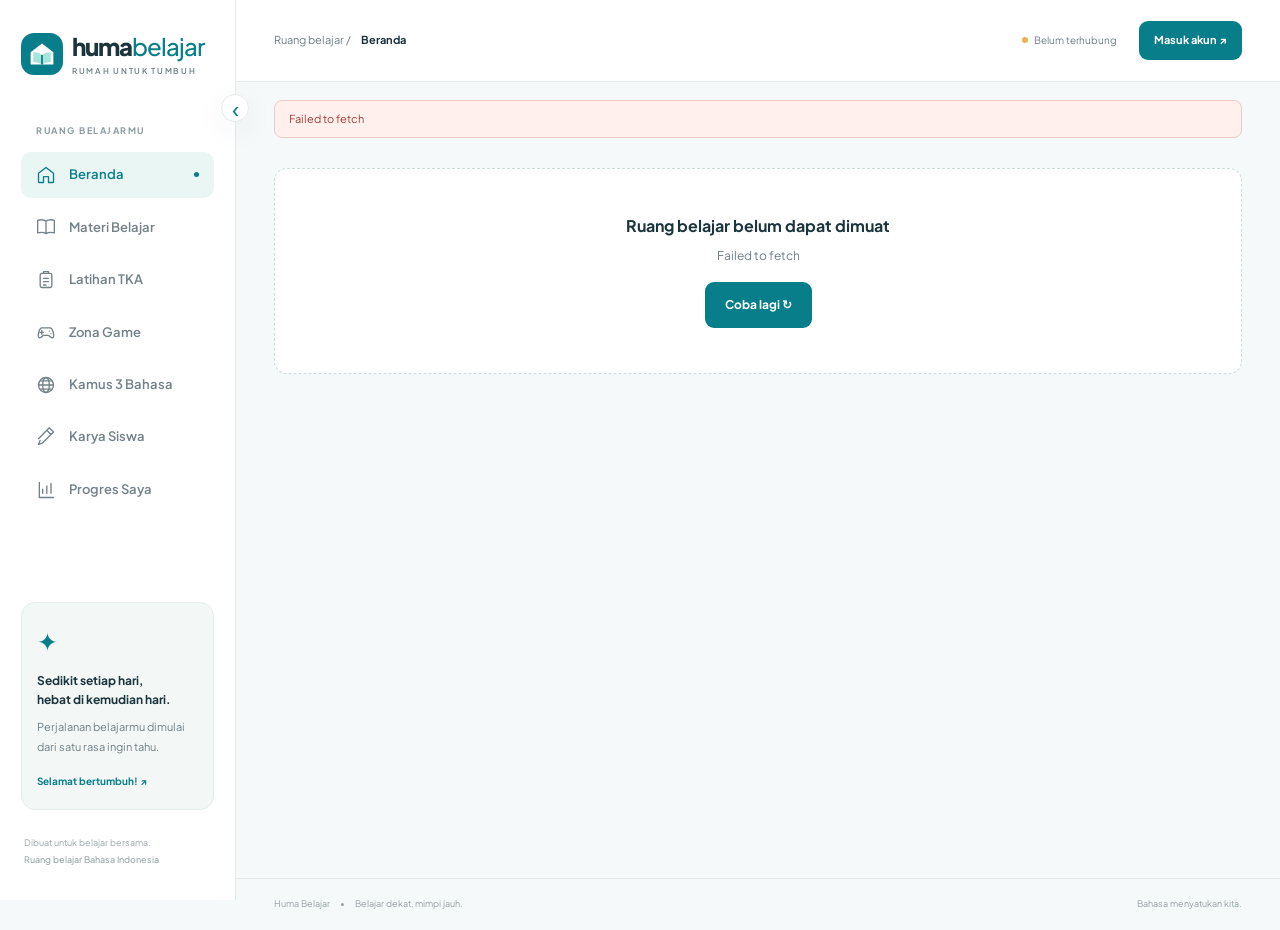
<file: index.html>
<!doctype html>
<html lang="id">
  <head>
    <meta charset="utf-8" />
    <meta name="viewport" content="width=device-width, initial-scale=1" />
    <meta name="theme-color" content="#087e8b" />
    <meta
      name="description"
      content="Huma Belajar: rumah untuk materi Bahasa Indonesia, latihan literasi, permainan, dan kamus tiga bahasa."
    />
    <title>Huma Belajar — Rumah untuk tumbuh bersama</title>
    <link rel="icon" href="assets/logo.svg" type="image/svg+xml" />
    <link rel="stylesheet" href="styles.css?v=20261103-scores" />
    <link rel="stylesheet" href="modules/games/games.css?v=20261103-scores" />
    <link rel="stylesheet" href="modules/dictionary/dictionary.css" />
    <script defer src="config.js?v=20261103-scores-connected"></script>
    <script defer src="modules/shared/menu-api.js"></script>
    <script defer src="demo-data.js"></script>
    <script defer src="modules/games/games.js?v=20261103-scores"></script>
    <script defer src="modules/games/scores.js?v=20261103-scores"></script>
    <script defer src="modules/dictionary/corpus.js"></script>
    <script defer src="modules/dictionary/core.js?v=20261103-scores"></script>
    <script defer src="modules/dictionary/demo.js"></script>
    <script defer src="modules/dictionary/dictionary.js?v=20261103-scores"></script>
    <link rel="stylesheet" href="modules/student-works/works.css" />
    <script defer src="modules/student-works/core.js"></script>
    <script defer src="modules/student-works/works.js"></script>
    <link rel="stylesheet" href="modules/lesson-practice/practice.css" />
    <script defer src="modules/lesson-practice/core.js"></script>
    <script defer src="modules/lesson-practice/practice.js?v=20261103-scores"></script>
    <script defer src="modules/lesson-practice/chapter.js?v=20261103-scores"></script>
    <link rel="stylesheet" href="modules/lesson-material/material.css" />
    <script defer src="modules/lesson-material/core.js"></script>
    <script defer src="modules/lesson-material/material.js"></script>
    <script defer src="app.js?v=20261103-scores"></script>
  </head>
  <body>
    <a class="skip" href="#main">Langsung ke isi</a>
    <aside class="sidebar" id="sidebar">
      <button
        id="sidebar-toggle"
        class="sidebar-toggle"
        type="button"
        aria-label="Kecilkan sidebar"
        aria-expanded="true"
        aria-controls="nav"
        title="Kecilkan sidebar"
      >
        ‹
      </button>
      <a class="brand" href="#beranda" aria-label="Huma Belajar — Beranda"
        ><img src="assets/logo.svg" width="42" height="42" alt="" /><span
          >huma<span class="brand-light">belajar</span
          ><small>RUMAH UNTUK TUMBUH</small></span
        ></a
      >
      <div class="nav-caption">RUANG BELAJARMU</div>
      <nav id="nav" aria-label="Navigasi utama"></nav>
      <div class="sidebar-note">
        <span class="note-icon">✦</span
        ><strong>Sedikit setiap hari,<br />hebat di kemudian hari.</strong>
        <p>Perjalanan belajarmu dimulai dari satu rasa ingin tahu.</p>
        <span>Selamat bertumbuh! ↗</span>
      </div>
      <div class="sidebar-footer">
        Dibuat untuk belajar bersama.<br /><b id="school-name"
          >Bahasa Indonesia · SMA / MA</b
        >
      </div>
    </aside>
    <div class="workspace">
      <header class="topbar">
        <span id="breadcrumb">Ruang belajar / <b>Beranda</b></span>
        <div class="top-actions">
          <span class="connection" id="connection">Menyiapkan…</span
          ><button id="auth" class="button small">
            Masuk akun <span>↗</span>
          </button>
        </div>
      </header>
      <div id="notice" class="notice" hidden></div>
      <main id="main" tabindex="-1"></main>
      <section
        id="tka-panel"
        class="tka-panel"
        aria-label="Aplikasi TKA"
        tabindex="-1"
        hidden
      >
        <div class="tka-toolbar"><a class="text-link" href="#materi">← Ruang belajar</a><strong>Latihan TKA</strong><button class="button small light" id="tka-fullscreen" type="button">Layar penuh ⛶</button></div>
        <div id="tka-mount"></div>
      </section>
      <footer class="page-footer">
        <span
          >Huma Belajar <span class="dot">•</span> Belajar dekat, mimpi
          jauh.</span
        ><span>Bahasa menyatukan kita.</span>
      </footer>
    </div>
    <dialog id="modal"><div id="modal-content"></div></dialog>
    <div id="toast" role="status" aria-live="polite" hidden></div>
  </body>
</html>
</file>
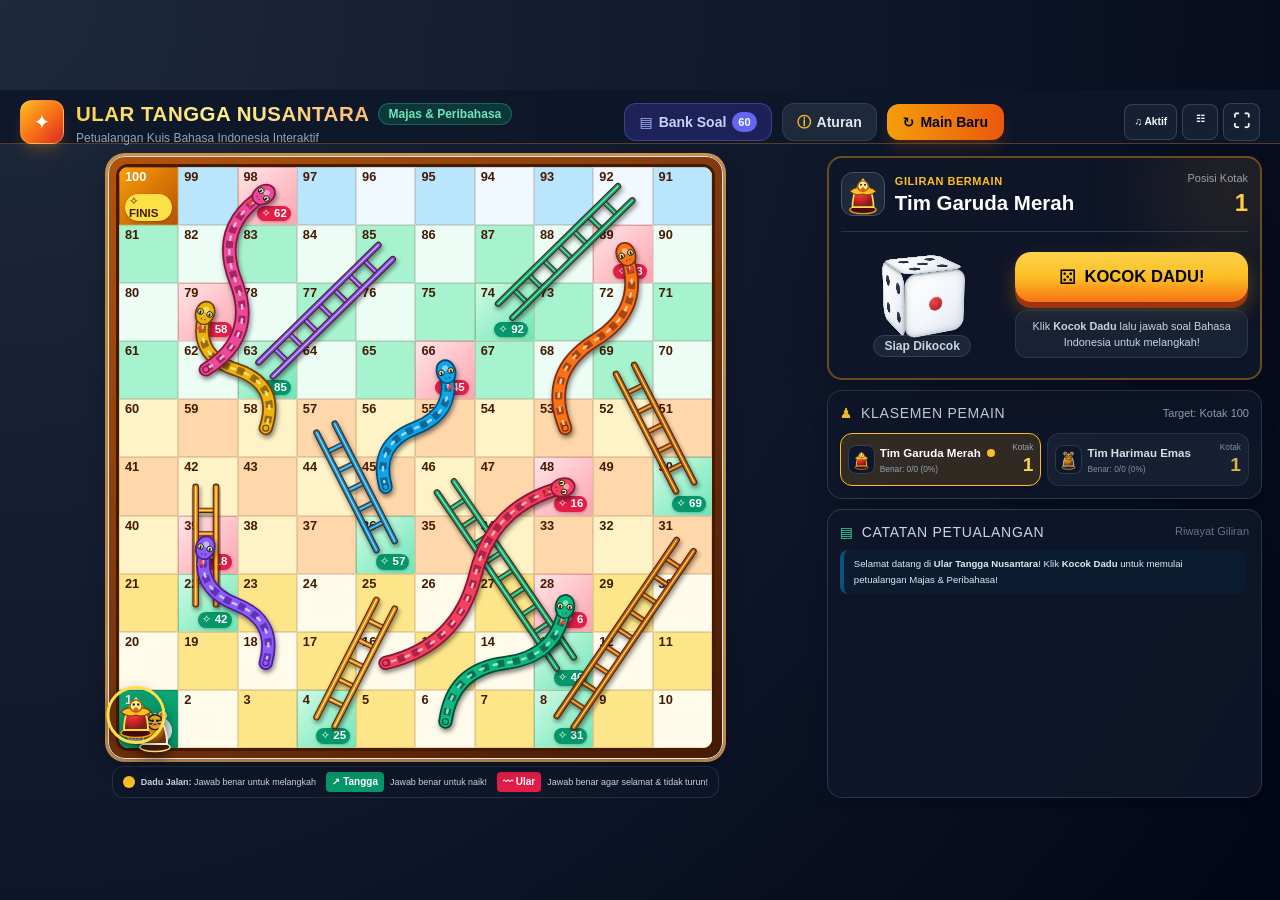
<file: modules/games/01-Ular-Tangga/index.html>
<!DOCTYPE html>
<html lang="id">
<head>
    <meta charset="UTF-8">
    <meta name="viewport" content="width=device-width, initial-scale=1.0">
    <title>Ular Tangga Bahasa Indonesia: Petualangan Majas & Peribahasa</title>
    <!-- Tailwind CSS -->
    
    <!-- Google Fonts: Fredoka (Judul/Game) & Plus Jakarta Sans (Teks Bacaan/Soal) -->
    
    
    
    <!-- Font Awesome Icons -->
    

    <style>
        :root {
            --font-game: 'Trebuchet MS', sans-serif;
            --font-body: 'Segoe UI', sans-serif;
        }

        body {
            font-family: var(--font-body);
            background: radial-gradient(circle at top left, #1e293b 0%, #0f172a 55%, #020617 100%);
            color: #f8fafc;
            overflow-x: hidden;
            user-select: none;
        }

        .font-game {
            font-family: var(--font-game);
        }

        /* Custom Scrollbar */
        ::-webkit-scrollbar {
            width: 8px;
            height: 8px;
        }
        ::-webkit-scrollbar-track {
            background: rgba(15, 23, 42, 0.6);
            border-radius: 8px;
        }
        ::-webkit-scrollbar-thumb {
            background: #475569;
            border-radius: 8px;
        }
        ::-webkit-scrollbar-thumb:hover {
            background: #64748b;
        }

        /* Board Container & Aspect Ratio */
        .board-wrapper {
            position: relative;
            width: 100%;
            max-width: min(76vh, 720px);
            aspect-ratio: 1 / 1;
            margin: 0 auto;
            border-radius: 20px;
            padding: 10px;
            background: linear-gradient(145deg, #b45309, #78350f, #451a03);
            box-shadow: 
                0 20px 50px rgba(0, 0, 0, 0.65),
                inset 0 2px 4px rgba(255, 255, 255, 0.35),
                0 0 0 4px #f59e0b;
        }

        .board-grid {
            position: relative;
            width: 100%;
            height: 100%;
            display: grid;
            grid-template-columns: repeat(10, 1fr);
            grid-template-rows: repeat(10, 1fr);
            border-radius: 12px;
            overflow: hidden;
            border: 3px solid #451a03;
            background: #fef3c7;
        }

        /* Individual Square Styling */
        .board-cell {
            position: relative;
            display: flex;
            flex-direction: column;
            justify-content: space-between;
            padding: 3px 5px;
            border: 1px solid rgba(120, 53, 15, 0.16);
            transition: transform 0.2s ease, background-color 0.2s ease;
        }

        .cell-num {
            font-family: var(--font-game);
            font-weight: 700;
            font-size: clamp(0.62rem, 1.3vw, 0.95rem);
            line-height: 1;
            z-index: 2;
        }

        .cell-badge {
            font-size: clamp(0.5rem, 0.95vw, 0.72rem);
            line-height: 1;
            align-self: flex-end;
            z-index: 2;
            padding: 2px 4px;
            border-radius: 999px;
            font-weight: 700;
            box-shadow: 0 1px 3px rgba(0,0,0,0.25);
        }

        /* SVG Overlay for Ladders & Snakes */
        .board-svg-overlay {
            position: absolute;
            inset: 10px;
            width: calc(100% - 20px);
            height: calc(100% - 20px);
            pointer-events: none;
            z-index: 15;
            overflow: visible;
        }

        /* Pawns Layer */
        .pawns-layer {
            position: absolute;
            inset: 10px;
            width: calc(100% - 20px);
            height: calc(100% - 20px);
            pointer-events: none;
            z-index: 25;
        }

        .pawn-token {
            position: absolute;
            width: 8.2%;
            height: 8.2%;
            transform: translate(-50%, -50%);
            transition: left 0.28s cubic-bezier(0.34, 1.56, 0.64, 1), top 0.28s cubic-bezier(0.34, 1.56, 0.64, 1), transform 0.25s ease;
            z-index: 26;
            filter: drop-shadow(0 5px 6px rgba(0, 0, 0, 0.55));
        }

        .pawn-token.active-turn {
            z-index: 35;
        }

        .pawn-token.active-turn::before {
            content: '';
            position: absolute;
            inset: -5px;
            border-radius: 9999px;
            border: 3px solid #fde047;
            animation: pulseRing 1.4s infinite ease-out;
        }

        .pawn-token.hopping {
            animation: pawnHop 0.26s ease-out;
        }

        @keyframes pawnHop {
            0% { transform: translate(-50%, -50%) scale(1); }
            50% { transform: translate(-50%, -88%) scale(1.22); }
            100% { transform: translate(-50%, -50%) scale(1); }
        }

        @keyframes pulseRing {
            0% { transform: scale(0.85); opacity: 1; }
            100% { transform: scale(1.45); opacity: 0; }
        }

        /* 3D Dice Cube */
        .scene-3d {
            width: 86px;
            height: 86px;
            perspective: 500px;
            margin: 0 auto;
            cursor: pointer;
        }

        .cube-3d {
            width: 100%;
            height: 100%;
            position: relative;
            transform-style: preserve-3d;
            transform: translateZ(-43px) rotateX(-18deg) rotateY(24deg);
            transition: transform 1.05s cubic-bezier(0.18, 0.89, 0.32, 1.18);
        }

        .cube-face {
            position: absolute;
            width: 86px;
            height: 86px;
            background: linear-gradient(135deg, #ffffff 0%, #f1f5f9 60%, #e2e8f0 100%);
            border: 3px solid #cbd5e1;
            border-radius: 16px;
            box-shadow: inset 0 0 12px rgba(0,0,0,0.12), 0 4px 10px rgba(0,0,0,0.25);
            display: grid;
            grid-template-columns: repeat(3, 1fr);
            grid-template-rows: repeat(3, 1fr);
            padding: 10px;
            backface-visibility: hidden;
        }

        .pip {
            width: 15px;
            height: 15px;
            border-radius: 50%;
            background: radial-gradient(circle at 35% 35%, #334155, #0f172a);
            place-self: center;
            box-shadow: inset 0 1px 2px rgba(255,255,255,0.3);
        }

        .pip.red-pip {
            background: radial-gradient(circle at 35% 35%, #ef4444, #991b1b);
            width: 19px;
            height: 19px;
        }

        .face-1 { transform: rotateY(0deg) translateZ(43px); }
        .face-2 { transform: rotateY(180deg) translateZ(43px); }
        .face-3 { transform: rotateY(90deg) translateZ(43px); }
        .face-4 { transform: rotateY(-90deg) translateZ(43px); }
        .face-5 { transform: rotateX(90deg) translateZ(43px); }
        .face-6 { transform: rotateX(-90deg) translateZ(43px); }

        /* Snake Tongue Flicker Animation */
        @keyframes tongueFlick {
            0%, 100% { transform: scaleY(1); }
            50% { transform: scaleY(0.55); }
        }
        .snake-tongue {
            transform-origin: center top;
            animation: tongueFlick 1.2s infinite ease-in-out;
        }

        /* Floating Banner Animation */
        @keyframes floatSlow {
            0%, 100% { transform: translateY(0px); }
            50% { transform: translateY(-4px); }
        }
        .float-slow {
            animation: floatSlow 3s ease-in-out infinite;
        }

        /* Confetti Canvas */
        #confettiCanvas {
            position: fixed;
            inset: 0;
            pointer-events: none;
            z-index: 100;
        }
        @media(max-width:640px){header{position:relative!important}.board-wrapper{max-width:min(100%,590px);padding:6px;border-radius:15px}.board-svg-overlay,.pawns-layer{inset:6px;width:calc(100% - 12px);height:calc(100% - 12px)}.board-cell{padding:1px 2px}.cell-num{font-size:clamp(8px,2.5vw,12px)}.cell-badge{font-size:7px;padding:1px 2px}#setupModal,#quizModal{align-items:flex-start}#setupModal>div,#quizModal>div{margin:12px auto}button{touch-action:manipulation}}
        @media(min-width:1024px){.board-wrapper{max-width:min(78vh,760px)}}
        @media(prefers-reduced-motion:reduce){*,*::before,*::after{animation-duration:.01ms!important;animation-iteration-count:1!important}}
    </style>
<style>*,:after,:before{--tw-border-spacing-x:0;--tw-border-spacing-y:0;--tw-translate-x:0;--tw-translate-y:0;--tw-rotate:0;--tw-skew-x:0;--tw-skew-y:0;--tw-scale-x:1;--tw-scale-y:1;--tw-pan-x: ;--tw-pan-y: ;--tw-pinch-zoom: ;--tw-scroll-snap-strictness:proximity;--tw-gradient-from-position: ;--tw-gradient-via-position: ;--tw-gradient-to-position: ;--tw-ordinal: ;--tw-slashed-zero: ;--tw-numeric-figure: ;--tw-numeric-spacing: ;--tw-numeric-fraction: ;--tw-ring-inset: ;--tw-ring-offset-width:0px;--tw-ring-offset-color:#fff;--tw-ring-color:rgba(59,130,246,.5);--tw-ring-offset-shadow:0 0 #0000;--tw-ring-shadow:0 0 #0000;--tw-shadow:0 0 #0000;--tw-shadow-colored:0 0 #0000;--tw-blur: ;--tw-brightness: ;--tw-contrast: ;--tw-grayscale: ;--tw-hue-rotate: ;--tw-invert: ;--tw-saturate: ;--tw-sepia: ;--tw-drop-shadow: ;--tw-backdrop-blur: ;--tw-backdrop-brightness: ;--tw-backdrop-contrast: ;--tw-backdrop-grayscale: ;--tw-backdrop-hue-rotate: ;--tw-backdrop-invert: ;--tw-backdrop-opacity: ;--tw-backdrop-saturate: ;--tw-backdrop-sepia: ;--tw-contain-size: ;--tw-contain-layout: ;--tw-contain-paint: ;--tw-contain-style: }::backdrop{--tw-border-spacing-x:0;--tw-border-spacing-y:0;--tw-translate-x:0;--tw-translate-y:0;--tw-rotate:0;--tw-skew-x:0;--tw-skew-y:0;--tw-scale-x:1;--tw-scale-y:1;--tw-pan-x: ;--tw-pan-y: ;--tw-pinch-zoom: ;--tw-scroll-snap-strictness:proximity;--tw-gradient-from-position: ;--tw-gradient-via-position: ;--tw-gradient-to-position: ;--tw-ordinal: ;--tw-slashed-zero: ;--tw-numeric-figure: ;--tw-numeric-spacing: ;--tw-numeric-fraction: ;--tw-ring-inset: ;--tw-ring-offset-width:0px;--tw-ring-offset-color:#fff;--tw-ring-color:rgba(59,130,246,.5);--tw-ring-offset-shadow:0 0 #0000;--tw-ring-shadow:0 0 #0000;--tw-shadow:0 0 #0000;--tw-shadow-colored:0 0 #0000;--tw-blur: ;--tw-brightness: ;--tw-contrast: ;--tw-grayscale: ;--tw-hue-rotate: ;--tw-invert: ;--tw-saturate: ;--tw-sepia: ;--tw-drop-shadow: ;--tw-backdrop-blur: ;--tw-backdrop-brightness: ;--tw-backdrop-contrast: ;--tw-backdrop-grayscale: ;--tw-backdrop-hue-rotate: ;--tw-backdrop-invert: ;--tw-backdrop-opacity: ;--tw-backdrop-saturate: ;--tw-backdrop-sepia: ;--tw-contain-size: ;--tw-contain-layout: ;--tw-contain-paint: ;--tw-contain-style: }/*! tailwindcss v3.4.17 | MIT License | https://tailwindcss.com*/*,:after,:before{box-sizing:border-box;border:0 solid #e5e7eb}:after,:before{--tw-content:""}:host,html{line-height:1.5;-webkit-text-size-adjust:100%;-moz-tab-size:4;-o-tab-size:4;tab-size:4;font-family:ui-sans-serif,system-ui,sans-serif,Apple Color Emoji,Segoe UI Emoji,Segoe UI Symbol,Noto Color Emoji;font-feature-settings:normal;font-variation-settings:normal;-webkit-tap-highlight-color:transparent}body{margin:0;line-height:inherit}hr{height:0;color:inherit;border-top-width:1px}abbr:where([title]){-webkit-text-decoration:underline dotted;text-decoration:underline dotted}h1,h2,h3,h4,h5,h6{font-size:inherit;font-weight:inherit}a{color:inherit;text-decoration:inherit}b,strong{font-weight:bolder}code,kbd,pre,samp{font-family:ui-monospace,SFMono-Regular,Menlo,Monaco,Consolas,Liberation Mono,Courier New,monospace;font-feature-settings:normal;font-variation-settings:normal;font-size:1em}small{font-size:80%}sub,sup{font-size:75%;line-height:0;position:relative;vertical-align:baseline}sub{bottom:-.25em}sup{top:-.5em}table{text-indent:0;border-color:inherit;border-collapse:collapse}button,input,optgroup,select,textarea{font-family:inherit;font-feature-settings:inherit;font-variation-settings:inherit;font-size:100%;font-weight:inherit;line-height:inherit;letter-spacing:inherit;color:inherit;margin:0;padding:0}button,select{text-transform:none}button,input:where([type=button]),input:where([type=reset]),input:where([type=submit]){-webkit-appearance:button;background-color:transparent;background-image:none}:-moz-focusring{outline:auto}:-moz-ui-invalid{box-shadow:none}progress{vertical-align:baseline}::-webkit-inner-spin-button,::-webkit-outer-spin-button{height:auto}[type=search]{-webkit-appearance:textfield;outline-offset:-2px}::-webkit-search-decoration{-webkit-appearance:none}::-webkit-file-upload-button{-webkit-appearance:button;font:inherit}summary{display:list-item}blockquote,dd,dl,figure,h1,h2,h3,h4,h5,h6,hr,p,pre{margin:0}fieldset{margin:0}fieldset,legend{padding:0}menu,ol,ul{list-style:none;margin:0;padding:0}dialog{padding:0}textarea{resize:vertical}input::-moz-placeholder,textarea::-moz-placeholder{opacity:1;color:#9ca3af}input::placeholder,textarea::placeholder{opacity:1;color:#9ca3af}[role=button],button{cursor:pointer}:disabled{cursor:default}audio,canvas,embed,iframe,img,object,svg,video{display:block;vertical-align:middle}img,video{max-width:100%;height:auto}[hidden]:where(:not([hidden=until-found])){display:none}.container{width:100%}@media (min-width:640px){.container{max-width:640px}}@media (min-width:768px){.container{max-width:768px}}@media (min-width:1024px){.container{max-width:1024px}}@media (min-width:1280px){.container{max-width:1280px}}@media (min-width:1536px){.container{max-width:1536px}}.pointer-events-none{pointer-events:none}.visible{visibility:visible}.fixed{position:fixed}.absolute{position:absolute}.relative{position:relative}.sticky{position:sticky}.inset-0{inset:0}.-right-10{right:-2.5rem}.-top-10{top:-2.5rem}.top-0{top:0}.z-40{z-index:40}.z-50{z-index:50}.col-span-5{grid-column:span 5/span 5}.col-span-7{grid-column:span 7/span 7}.mx-auto{margin-left:auto;margin-right:auto}.my-auto{margin-top:auto;margin-bottom:auto}.mb-1{margin-bottom:.25rem}.mb-2{margin-bottom:.5rem}.mb-2\.5{margin-bottom:.625rem}.mb-3{margin-bottom:.75rem}.mr-1{margin-right:.25rem}.mt-0\.5{margin-top:.125rem}.mt-1{margin-top:.25rem}.mt-2{margin-top:.5rem}.mt-2\.5{margin-top:.625rem}.mt-3{margin-top:.75rem}.mt-4{margin-top:1rem}.block{display:block}.inline-block{display:inline-block}.flex{display:flex}.grid{display:grid}.hidden{display:none}.h-10{height:2.5rem}.h-11{height:2.75rem}.h-12{height:3rem}.h-2{height:.5rem}.h-20{height:5rem}.h-28{height:7rem}.h-3{height:.75rem}.h-36{height:9rem}.h-4{height:1rem}.h-7{height:1.75rem}.h-8{height:2rem}.h-9{height:2.25rem}.h-full{height:100%}.max-h-60{max-height:15rem}.max-h-\[75vh\]{max-height:75vh}.max-h-\[80vh\]{max-height:80vh}.min-h-screen{min-height:100vh}.w-10{width:2.5rem}.w-11{width:2.75rem}.w-12{width:3rem}.w-2{width:.5rem}.w-20{width:5rem}.w-3{width:.75rem}.w-36{width:9rem}.w-4{width:1rem}.w-5{width:1.25rem}.w-7{width:1.75rem}.w-8{width:2rem}.w-9{width:2.25rem}.w-full{width:100%}.min-w-0{min-width:0}.max-w-2xl{max-width:42rem}.max-w-3xl{max-width:48rem}.max-w-7xl{max-width:80rem}.max-w-lg{max-width:32rem}.max-w-xl{max-width:36rem}.flex-1{flex:1 1 0%}.shrink-0{flex-shrink:0}.transform{transform:translate(var(--tw-translate-x),var(--tw-translate-y)) rotate(var(--tw-rotate)) skewX(var(--tw-skew-x)) skewY(var(--tw-skew-y)) scaleX(var(--tw-scale-x)) scaleY(var(--tw-scale-y))}@keyframes ping{75%,to{transform:scale(2);opacity:0}}.animate-ping{animation:ping 1s cubic-bezier(0,0,.2,1) infinite}.cursor-not-allowed{cursor:not-allowed}.cursor-pointer{cursor:pointer}.select-none{-webkit-user-select:none;-moz-user-select:none;user-select:none}.grid-cols-1{grid-template-columns:repeat(1,minmax(0,1fr))}.grid-cols-12{grid-template-columns:repeat(12,minmax(0,1fr))}.grid-cols-3{grid-template-columns:repeat(3,minmax(0,1fr))}.grid-cols-4{grid-template-columns:repeat(4,minmax(0,1fr))}.flex-col{flex-direction:column}.flex-wrap{flex-wrap:wrap}.items-start{align-items:flex-start}.items-center{align-items:center}.justify-end{justify-content:flex-end}.justify-center{justify-content:center}.justify-between{justify-content:space-between}.gap-1\.5{gap:.375rem}.gap-2{gap:.5rem}.gap-2\.5{gap:.625rem}.gap-3{gap:.75rem}.gap-3\.5{gap:.875rem}.gap-4{gap:1rem}.space-y-1>:not([hidden])~:not([hidden]){--tw-space-y-reverse:0;margin-top:calc(.25rem*(1 - var(--tw-space-y-reverse)));margin-bottom:calc(.25rem*var(--tw-space-y-reverse))}.space-y-1\.5>:not([hidden])~:not([hidden]){--tw-space-y-reverse:0;margin-top:calc(.375rem*(1 - var(--tw-space-y-reverse)));margin-bottom:calc(.375rem*var(--tw-space-y-reverse))}.space-y-2>:not([hidden])~:not([hidden]){--tw-space-y-reverse:0;margin-top:calc(.5rem*(1 - var(--tw-space-y-reverse)));margin-bottom:calc(.5rem*var(--tw-space-y-reverse))}.space-y-2\.5>:not([hidden])~:not([hidden]){--tw-space-y-reverse:0;margin-top:calc(.625rem*(1 - var(--tw-space-y-reverse)));margin-bottom:calc(.625rem*var(--tw-space-y-reverse))}.space-y-3>:not([hidden])~:not([hidden]){--tw-space-y-reverse:0;margin-top:calc(.75rem*(1 - var(--tw-space-y-reverse)));margin-bottom:calc(.75rem*var(--tw-space-y-reverse))}.space-y-4>:not([hidden])~:not([hidden]){--tw-space-y-reverse:0;margin-top:calc(1rem*(1 - var(--tw-space-y-reverse)));margin-bottom:calc(1rem*var(--tw-space-y-reverse))}.space-y-5>:not([hidden])~:not([hidden]){--tw-space-y-reverse:0;margin-top:calc(1.25rem*(1 - var(--tw-space-y-reverse)));margin-bottom:calc(1.25rem*var(--tw-space-y-reverse))}.overflow-hidden{overflow:hidden}.overflow-y-auto{overflow-y:auto}.truncate{overflow:hidden;text-overflow:ellipsis;white-space:nowrap}.rounded{border-radius:.25rem}.rounded-2xl{border-radius:1rem}.rounded-3xl{border-radius:1.5rem}.rounded-full{border-radius:9999px}.rounded-lg{border-radius:.5rem}.rounded-xl{border-radius:.75rem}.border{border-width:1px}.border-2{border-width:2px}.border-b{border-bottom-width:1px}.border-l-4{border-left-width:4px}.border-t{border-top-width:1px}.border-amber-200\/40{border-color:hsla(48,97%,77%,.4)}.border-amber-400{--tw-border-opacity:1;border-color:rgb(251 191 36/var(--tw-border-opacity,1))}.border-amber-400\/30{border-color:rgba(251,191,36,.3)}.border-amber-500\/30{border-color:rgba(245,158,11,.3)}.border-amber-500\/40{border-color:rgba(245,158,11,.4)}.border-amber-500\/50{border-color:rgba(245,158,11,.5)}.border-amber-500\/60{border-color:rgba(245,158,11,.6)}.border-emerald-400{--tw-border-opacity:1;border-color:rgb(52 211 153/var(--tw-border-opacity,1))}.border-emerald-500\/30{border-color:rgba(16,185,129,.3)}.border-emerald-500\/40{border-color:rgba(16,185,129,.4)}.border-emerald-500\/60{border-color:rgba(16,185,129,.6)}.border-indigo-400\/30{border-color:rgba(129,140,248,.3)}.border-indigo-500\/30{border-color:rgba(99,102,241,.3)}.border-indigo-500\/50{border-color:rgba(99,102,241,.5)}.border-rose-400{--tw-border-opacity:1;border-color:rgb(251 113 133/var(--tw-border-opacity,1))}.border-rose-500\/30{border-color:rgba(244,63,94,.3)}.border-rose-500\/40{border-color:rgba(244,63,94,.4)}.border-rose-500\/60{border-color:rgba(244,63,94,.6)}.border-sky-500\/30{border-color:rgba(14,165,233,.3)}.border-sky-500\/40{border-color:rgba(14,165,233,.4)}.border-slate-600{--tw-border-opacity:1;border-color:rgb(71 85 105/var(--tw-border-opacity,1))}.border-slate-600\/50{border-color:rgba(71,85,105,.5)}.border-slate-600\/60{border-color:rgba(71,85,105,.6)}.border-slate-700{--tw-border-opacity:1;border-color:rgb(51 65 85/var(--tw-border-opacity,1))}.border-slate-700\/60{border-color:rgba(51,65,85,.6)}.border-slate-700\/70{border-color:rgba(51,65,85,.7)}.border-slate-700\/80{border-color:rgba(51,65,85,.8)}.border-slate-800{--tw-border-opacity:1;border-color:rgb(30 41 59/var(--tw-border-opacity,1))}.border-white\/15{border-color:hsla(0,0%,100%,.15)}.border-white\/40{border-color:hsla(0,0%,100%,.4)}.bg-amber-400{--tw-bg-opacity:1;background-color:rgb(251 191 36/var(--tw-bg-opacity,1))}.bg-amber-500{--tw-bg-opacity:1;background-color:rgb(245 158 11/var(--tw-bg-opacity,1))}.bg-amber-500\/10{background-color:rgba(245,158,11,.1)}.bg-amber-500\/15{background-color:rgba(245,158,11,.15)}.bg-amber-500\/20{background-color:rgba(245,158,11,.2)}.bg-amber-950\/30{background-color:rgba(69,26,3,.3)}.bg-emerald-500{--tw-bg-opacity:1;background-color:rgb(16 185 129/var(--tw-bg-opacity,1))}.bg-emerald-500\/10{background-color:rgba(16,185,129,.1)}.bg-emerald-500\/15{background-color:rgba(16,185,129,.15)}.bg-emerald-500\/20{background-color:rgba(16,185,129,.2)}.bg-emerald-500\/25{background-color:rgba(16,185,129,.25)}.bg-emerald-600{--tw-bg-opacity:1;background-color:rgb(5 150 105/var(--tw-bg-opacity,1))}.bg-emerald-900\/50{background-color:rgba(6,78,59,.5)}.bg-emerald-950\/30{background-color:rgba(2,44,34,.3)}.bg-emerald-950\/80{background-color:rgba(2,44,34,.8)}.bg-indigo-500{--tw-bg-opacity:1;background-color:rgb(99 102 241/var(--tw-bg-opacity,1))}.bg-indigo-500\/10{background-color:rgba(99,102,241,.1)}.bg-indigo-500\/20{background-color:rgba(99,102,241,.2)}.bg-indigo-600\/25{background-color:rgba(79,70,229,.25)}.bg-rose-500{--tw-bg-opacity:1;background-color:rgb(244 63 94/var(--tw-bg-opacity,1))}.bg-rose-500\/10{background-color:rgba(244,63,94,.1)}.bg-rose-500\/15{background-color:rgba(244,63,94,.15)}.bg-rose-500\/25{background-color:rgba(244,63,94,.25)}.bg-rose-600{--tw-bg-opacity:1;background-color:rgb(225 29 72/var(--tw-bg-opacity,1))}.bg-rose-950\/30{background-color:rgba(76,5,25,.3)}.bg-rose-950\/80{background-color:rgba(76,5,25,.8)}.bg-sky-500\/20{background-color:rgba(14,165,233,.2)}.bg-sky-900\/50{background-color:rgba(12,74,110,.5)}.bg-sky-950\/30{background-color:rgba(8,47,73,.3)}.bg-slate-700{--tw-bg-opacity:1;background-color:rgb(51 65 85/var(--tw-bg-opacity,1))}.bg-slate-800{--tw-bg-opacity:1;background-color:rgb(30 41 59/var(--tw-bg-opacity,1))}.bg-slate-800\/40{background-color:rgba(30,41,59,.4)}.bg-slate-800\/70{background-color:rgba(30,41,59,.7)}.bg-slate-800\/80{background-color:rgba(30,41,59,.8)}.bg-slate-800\/90{background-color:rgba(30,41,59,.9)}.bg-slate-900{--tw-bg-opacity:1;background-color:rgb(15 23 42/var(--tw-bg-opacity,1))}.bg-slate-900\/80{background-color:rgba(15,23,42,.8)}.bg-slate-900\/90{background-color:rgba(15,23,42,.9)}.bg-slate-950\/20{background-color:rgba(2,6,23,.2)}.bg-slate-950\/35{background-color:rgba(2,6,23,.35)}.bg-slate-950\/40{background-color:rgba(2,6,23,.4)}.bg-slate-950\/85{background-color:rgba(2,6,23,.85)}.bg-white\/15{background-color:hsla(0,0%,100%,.15)}.bg-white\/20{background-color:hsla(0,0%,100%,.2)}.bg-white\/90{background-color:hsla(0,0%,100%,.9)}.bg-yellow-300{--tw-bg-opacity:1;background-color:rgb(253 224 71/var(--tw-bg-opacity,1))}.bg-gradient-to-b{background-image:linear-gradient(to bottom,var(--tw-gradient-stops))}.bg-gradient-to-br{background-image:linear-gradient(to bottom right,var(--tw-gradient-stops))}.bg-gradient-to-r{background-image:linear-gradient(to right,var(--tw-gradient-stops))}.from-amber-300{--tw-gradient-from:#fcd34d var(--tw-gradient-from-position);--tw-gradient-to:rgba(252,211,77,0) var(--tw-gradient-to-position);--tw-gradient-stops:var(--tw-gradient-from),var(--tw-gradient-to)}.from-amber-400{--tw-gradient-from:#fbbf24 var(--tw-gradient-from-position);--tw-gradient-to:rgba(251,191,36,0) var(--tw-gradient-to-position);--tw-gradient-stops:var(--tw-gradient-from),var(--tw-gradient-to)}.from-amber-500{--tw-gradient-from:#f59e0b var(--tw-gradient-from-position);--tw-gradient-to:rgba(245,158,11,0) var(--tw-gradient-to-position);--tw-gradient-stops:var(--tw-gradient-from),var(--tw-gradient-to)}.from-amber-600{--tw-gradient-from:#d97706 var(--tw-gradient-from-position);--tw-gradient-to:rgba(217,119,6,0) var(--tw-gradient-to-position);--tw-gradient-stops:var(--tw-gradient-from),var(--tw-gradient-to)}.from-emerald-500{--tw-gradient-from:#10b981 var(--tw-gradient-from-position);--tw-gradient-to:rgba(16,185,129,0) var(--tw-gradient-to-position);--tw-gradient-stops:var(--tw-gradient-from),var(--tw-gradient-to)}.from-emerald-600{--tw-gradient-from:#059669 var(--tw-gradient-from-position);--tw-gradient-to:rgba(5,150,105,0) var(--tw-gradient-to-position);--tw-gradient-stops:var(--tw-gradient-from),var(--tw-gradient-to)}.from-indigo-600{--tw-gradient-from:#4f46e5 var(--tw-gradient-from-position);--tw-gradient-to:rgba(79,70,229,0) var(--tw-gradient-to-position);--tw-gradient-stops:var(--tw-gradient-from),var(--tw-gradient-to)}.from-rose-600{--tw-gradient-from:#e11d48 var(--tw-gradient-from-position);--tw-gradient-to:rgba(225,29,72,0) var(--tw-gradient-to-position);--tw-gradient-stops:var(--tw-gradient-from),var(--tw-gradient-to)}.from-slate-800\/90{--tw-gradient-from:rgba(30,41,59,.9) var(--tw-gradient-from-position);--tw-gradient-to:rgba(30,41,59,0) var(--tw-gradient-to-position);--tw-gradient-stops:var(--tw-gradient-from),var(--tw-gradient-to)}.via-amber-400{--tw-gradient-to:rgba(251,191,36,0) var(--tw-gradient-to-position);--tw-gradient-stops:var(--tw-gradient-from),#fbbf24 var(--tw-gradient-via-position),var(--tw-gradient-to)}.via-orange-500{--tw-gradient-to:rgba(249,115,22,0) var(--tw-gradient-to-position);--tw-gradient-stops:var(--tw-gradient-from),#f97316 var(--tw-gradient-via-position),var(--tw-gradient-to)}.via-orange-600{--tw-gradient-to:rgba(234,88,12,0) var(--tw-gradient-to-position);--tw-gradient-stops:var(--tw-gradient-from),#ea580c var(--tw-gradient-via-position),var(--tw-gradient-to)}.via-red-600{--tw-gradient-to:rgba(220,38,38,0) var(--tw-gradient-to-position);--tw-gradient-stops:var(--tw-gradient-from),#dc2626 var(--tw-gradient-via-position),var(--tw-gradient-to)}.via-teal-600{--tw-gradient-to:rgba(13,148,136,0) var(--tw-gradient-to-position);--tw-gradient-stops:var(--tw-gradient-from),#0d9488 var(--tw-gradient-via-position),var(--tw-gradient-to)}.via-yellow-200{--tw-gradient-to:hsla(53,98%,77%,0) var(--tw-gradient-to-position);--tw-gradient-stops:var(--tw-gradient-from),#fef08a var(--tw-gradient-via-position),var(--tw-gradient-to)}.via-yellow-400{--tw-gradient-to:rgba(250,204,21,0) var(--tw-gradient-to-position);--tw-gradient-stops:var(--tw-gradient-from),#facc15 var(--tw-gradient-via-position),var(--tw-gradient-to)}.to-amber-700{--tw-gradient-to:#b45309 var(--tw-gradient-to-position)}.to-emerald-700{--tw-gradient-to:#047857 var(--tw-gradient-to-position)}.to-orange-300{--tw-gradient-to:#fdba74 var(--tw-gradient-to-position)}.to-orange-500{--tw-gradient-to:#f97316 var(--tw-gradient-to-position)}.to-orange-600{--tw-gradient-to:#ea580c var(--tw-gradient-to-position)}.to-purple-600{--tw-gradient-to:#9333ea var(--tw-gradient-to-position)}.to-red-600{--tw-gradient-to:#dc2626 var(--tw-gradient-to-position)}.to-rose-700{--tw-gradient-to:#be123c var(--tw-gradient-to-position)}.to-slate-800\/50{--tw-gradient-to:rgba(30,41,59,.5) var(--tw-gradient-to-position)}.to-teal-600{--tw-gradient-to:#0d9488 var(--tw-gradient-to-position)}.bg-clip-text{-webkit-background-clip:text;background-clip:text}.p-0\.5{padding:.125rem}.p-1{padding:.25rem}.p-2\.5{padding:.625rem}.p-3{padding:.75rem}.p-3\.5{padding:.875rem}.p-4{padding:1rem}.p-5{padding:1.25rem}.p-6{padding:1.5rem}.px-1\.5{padding-left:.375rem;padding-right:.375rem}.px-2{padding-left:.5rem;padding-right:.5rem}.px-2\.5{padding-left:.625rem;padding-right:.625rem}.px-3{padding-left:.75rem;padding-right:.75rem}.px-3\.5{padding-left:.875rem;padding-right:.875rem}.px-4{padding-left:1rem;padding-right:1rem}.px-5{padding-left:1.25rem;padding-right:1.25rem}.px-6{padding-left:1.5rem;padding-right:1.5rem}.py-0\.5{padding-top:.125rem;padding-bottom:.125rem}.py-1{padding-top:.25rem;padding-bottom:.25rem}.py-1\.5{padding-top:.375rem;padding-bottom:.375rem}.py-2{padding-top:.5rem;padding-bottom:.5rem}.py-2\.5{padding-top:.625rem;padding-bottom:.625rem}.py-3{padding-top:.75rem;padding-bottom:.75rem}.py-3\.5{padding-top:.875rem;padding-bottom:.875rem}.py-4{padding-top:1rem;padding-bottom:1rem}.pb-3{padding-bottom:.75rem}.pr-1{padding-right:.25rem}.pt-1{padding-top:.25rem}.pt-2{padding-top:.5rem}.text-left{text-align:left}.text-center{text-align:center}.text-right{text-align:right}.text-2xl{font-size:1.5rem;line-height:2rem}.text-3xl{font-size:1.875rem;line-height:2.25rem}.text-4xl{font-size:2.25rem;line-height:2.5rem}.text-\[10px\]{font-size:10px}.text-\[11px\]{font-size:11px}.text-base{font-size:1rem;line-height:1.5rem}.text-lg{font-size:1.125rem;line-height:1.75rem}.text-sm{font-size:.875rem;line-height:1.25rem}.text-xl{font-size:1.25rem;line-height:1.75rem}.text-xs{font-size:.75rem;line-height:1rem}.font-bold{font-weight:700}.font-extrabold{font-weight:800}.font-medium{font-weight:500}.font-semibold{font-weight:600}.uppercase{text-transform:uppercase}.leading-none{line-height:1}.leading-relaxed{line-height:1.625}.leading-snug{line-height:1.375}.leading-tight{line-height:1.25}.tracking-wide{letter-spacing:.025em}.tracking-wider{letter-spacing:.05em}.tracking-widest{letter-spacing:.1em}.text-amber-200{--tw-text-opacity:1;color:rgb(253 230 138/var(--tw-text-opacity,1))}.text-amber-300{--tw-text-opacity:1;color:rgb(252 211 77/var(--tw-text-opacity,1))}.text-amber-400{--tw-text-opacity:1;color:rgb(251 191 36/var(--tw-text-opacity,1))}.text-amber-950{--tw-text-opacity:1;color:rgb(69 26 3/var(--tw-text-opacity,1))}.text-emerald-200{--tw-text-opacity:1;color:rgb(167 243 208/var(--tw-text-opacity,1))}.text-emerald-300{--tw-text-opacity:1;color:rgb(110 231 183/var(--tw-text-opacity,1))}.text-emerald-400{--tw-text-opacity:1;color:rgb(52 211 153/var(--tw-text-opacity,1))}.text-emerald-800{--tw-text-opacity:1;color:rgb(6 95 70/var(--tw-text-opacity,1))}.text-indigo-200{--tw-text-opacity:1;color:rgb(199 210 254/var(--tw-text-opacity,1))}.text-indigo-300{--tw-text-opacity:1;color:rgb(165 180 252/var(--tw-text-opacity,1))}.text-rose-200{--tw-text-opacity:1;color:rgb(254 205 211/var(--tw-text-opacity,1))}.text-rose-300{--tw-text-opacity:1;color:rgb(253 164 175/var(--tw-text-opacity,1))}.text-rose-400{--tw-text-opacity:1;color:rgb(251 113 133/var(--tw-text-opacity,1))}.text-sky-200{--tw-text-opacity:1;color:rgb(186 230 253/var(--tw-text-opacity,1))}.text-sky-300{--tw-text-opacity:1;color:rgb(125 211 252/var(--tw-text-opacity,1))}.text-sky-400{--tw-text-opacity:1;color:rgb(56 189 248/var(--tw-text-opacity,1))}.text-slate-100{--tw-text-opacity:1;color:rgb(241 245 249/var(--tw-text-opacity,1))}.text-slate-200{--tw-text-opacity:1;color:rgb(226 232 240/var(--tw-text-opacity,1))}.text-slate-300{--tw-text-opacity:1;color:rgb(203 213 225/var(--tw-text-opacity,1))}.text-slate-400{--tw-text-opacity:1;color:rgb(148 163 184/var(--tw-text-opacity,1))}.text-slate-500{--tw-text-opacity:1;color:rgb(100 116 139/var(--tw-text-opacity,1))}.text-slate-950{--tw-text-opacity:1;color:rgb(2 6 23/var(--tw-text-opacity,1))}.text-transparent{color:transparent}.text-white{--tw-text-opacity:1;color:rgb(255 255 255/var(--tw-text-opacity,1))}.accent-amber-400{accent-color:#fbbf24}.opacity-50{opacity:.5}.opacity-60{opacity:.6}.opacity-85{opacity:.85}.shadow-2xl{--tw-shadow:0 25px 50px -12px rgba(0,0,0,.25);--tw-shadow-colored:0 25px 50px -12px var(--tw-shadow-color)}.shadow-2xl,.shadow-\[0_0_60px_rgba\(0\2c 0\2c 0\2c 0\.8\)\]{box-shadow:var(--tw-ring-offset-shadow,0 0 #0000),var(--tw-ring-shadow,0 0 #0000),var(--tw-shadow)}.shadow-\[0_0_60px_rgba\(0\2c 0\2c 0\2c 0\.8\)\]{--tw-shadow:0 0 60px rgba(0,0,0,.8);--tw-shadow-colored:0 0 60px var(--tw-shadow-color)}.shadow-\[0_0_80px_rgba\(251\2c 191\2c 36\2c 0\.35\)\]{--tw-shadow:0 0 80px rgba(251,191,36,.35);--tw-shadow-colored:0 0 80px var(--tw-shadow-color);box-shadow:var(--tw-ring-offset-shadow,0 0 #0000),var(--tw-ring-shadow,0 0 #0000),var(--tw-shadow)}.shadow-\[0_6px_0_\#9a3412\2c 0_10px_20px_rgba\(245\2c 158\2c 11\2c 0\.3\)\]{--tw-shadow:0 6px 0 #9a3412,0 10px 20px rgba(245,158,11,.3);--tw-shadow-colored:0 6px 0 var(--tw-shadow-color),0 10px 20px var(--tw-shadow-color)}.shadow-\[0_6px_0_\#9a3412\2c 0_10px_20px_rgba\(245\2c 158\2c 11\2c 0\.3\)\],.shadow-inner{box-shadow:var(--tw-ring-offset-shadow,0 0 #0000),var(--tw-ring-shadow,0 0 #0000),var(--tw-shadow)}.shadow-inner{--tw-shadow:inset 0 2px 4px 0 rgba(0,0,0,.05);--tw-shadow-colored:inset 0 2px 4px 0 var(--tw-shadow-color)}.shadow-lg{--tw-shadow:0 10px 15px -3px rgba(0,0,0,.1),0 4px 6px -4px rgba(0,0,0,.1);--tw-shadow-colored:0 10px 15px -3px var(--tw-shadow-color),0 4px 6px -4px var(--tw-shadow-color)}.shadow-lg,.shadow-md{box-shadow:var(--tw-ring-offset-shadow,0 0 #0000),var(--tw-ring-shadow,0 0 #0000),var(--tw-shadow)}.shadow-md{--tw-shadow:0 4px 6px -1px rgba(0,0,0,.1),0 2px 4px -2px rgba(0,0,0,.1);--tw-shadow-colored:0 4px 6px -1px var(--tw-shadow-color),0 2px 4px -2px var(--tw-shadow-color)}.shadow-xl{--tw-shadow:0 20px 25px -5px rgba(0,0,0,.1),0 8px 10px -6px rgba(0,0,0,.1);--tw-shadow-colored:0 20px 25px -5px var(--tw-shadow-color),0 8px 10px -6px var(--tw-shadow-color);box-shadow:var(--tw-ring-offset-shadow,0 0 #0000),var(--tw-ring-shadow,0 0 #0000),var(--tw-shadow)}.shadow-amber-500\/20{--tw-shadow-color:rgba(245,158,11,.2);--tw-shadow:var(--tw-shadow-colored)}.shadow-emerald-600\/30{--tw-shadow-color:rgba(5,150,105,.3);--tw-shadow:var(--tw-shadow-colored)}.shadow-orange-600\/20{--tw-shadow-color:rgba(234,88,12,.2);--tw-shadow:var(--tw-shadow-colored)}.blur-2xl{--tw-blur:blur(40px)}.blur-2xl,.drop-shadow{filter:var(--tw-blur) var(--tw-brightness) var(--tw-contrast) var(--tw-grayscale) var(--tw-hue-rotate) var(--tw-invert) var(--tw-saturate) var(--tw-sepia) var(--tw-drop-shadow)}.drop-shadow{--tw-drop-shadow:drop-shadow(0 1px 2px rgba(0,0,0,.1)) drop-shadow(0 1px 1px rgba(0,0,0,.06))}.filter{filter:var(--tw-blur) var(--tw-brightness) var(--tw-contrast) var(--tw-grayscale) var(--tw-hue-rotate) var(--tw-invert) var(--tw-saturate) var(--tw-sepia) var(--tw-drop-shadow)}.backdrop-blur{--tw-backdrop-blur:blur(8px)}.backdrop-blur,.backdrop-blur-md{-webkit-backdrop-filter:var(--tw-backdrop-blur) var(--tw-backdrop-brightness) var(--tw-backdrop-contrast) var(--tw-backdrop-grayscale) var(--tw-backdrop-hue-rotate) var(--tw-backdrop-invert) var(--tw-backdrop-opacity) var(--tw-backdrop-saturate) var(--tw-backdrop-sepia);backdrop-filter:var(--tw-backdrop-blur) var(--tw-backdrop-brightness) var(--tw-backdrop-contrast) var(--tw-backdrop-grayscale) var(--tw-backdrop-hue-rotate) var(--tw-backdrop-invert) var(--tw-backdrop-opacity) var(--tw-backdrop-saturate) var(--tw-backdrop-sepia)}.backdrop-blur-md{--tw-backdrop-blur:blur(12px)}.transition{transition-property:color,background-color,border-color,text-decoration-color,fill,stroke,opacity,box-shadow,transform,filter,-webkit-backdrop-filter;transition-property:color,background-color,border-color,text-decoration-color,fill,stroke,opacity,box-shadow,transform,filter,backdrop-filter;transition-property:color,background-color,border-color,text-decoration-color,fill,stroke,opacity,box-shadow,transform,filter,backdrop-filter,-webkit-backdrop-filter;transition-timing-function:cubic-bezier(.4,0,.2,1);transition-duration:.15s}.transition-all{transition-property:all;transition-timing-function:cubic-bezier(.4,0,.2,1);transition-duration:.15s}.ease-in-out{transition-timing-function:cubic-bezier(.4,0,.2,1)}.hover\:border-amber-400\/70:hover{border-color:rgba(251,191,36,.7)}.hover\:bg-amber-300:hover{--tw-bg-opacity:1;background-color:rgb(252 211 77/var(--tw-bg-opacity,1))}.hover\:bg-emerald-800\/60:hover{background-color:rgba(6,95,70,.6)}.hover\:bg-indigo-400:hover{--tw-bg-opacity:1;background-color:rgb(129 140 248/var(--tw-bg-opacity,1))}.hover\:bg-indigo-600\/40:hover{background-color:rgba(79,70,229,.4)}.hover\:bg-sky-800\/60:hover{background-color:rgba(7,89,133,.6)}.hover\:bg-slate-600:hover{--tw-bg-opacity:1;background-color:rgb(71 85 105/var(--tw-bg-opacity,1))}.hover\:bg-slate-700:hover{--tw-bg-opacity:1;background-color:rgb(51 65 85/var(--tw-bg-opacity,1))}.hover\:bg-slate-700\/90:hover{background-color:rgba(51,65,85,.9)}.hover\:bg-slate-950\/35:hover{background-color:rgba(2,6,23,.35)}.hover\:bg-white\/25:hover{background-color:hsla(0,0%,100%,.25)}.hover\:from-amber-200:hover{--tw-gradient-from:#fde68a var(--tw-gradient-from-position);--tw-gradient-to:hsla(48,97%,77%,0) var(--tw-gradient-to-position);--tw-gradient-stops:var(--tw-gradient-from),var(--tw-gradient-to)}.hover\:from-amber-300:hover{--tw-gradient-from:#fcd34d var(--tw-gradient-from-position);--tw-gradient-to:rgba(252,211,77,0) var(--tw-gradient-to-position);--tw-gradient-stops:var(--tw-gradient-from),var(--tw-gradient-to)}.hover\:from-amber-400:hover{--tw-gradient-from:#fbbf24 var(--tw-gradient-from-position);--tw-gradient-to:rgba(251,191,36,0) var(--tw-gradient-to-position);--tw-gradient-stops:var(--tw-gradient-from),var(--tw-gradient-to)}.hover\:from-emerald-400:hover{--tw-gradient-from:#34d399 var(--tw-gradient-from-position);--tw-gradient-to:rgba(52,211,153,0) var(--tw-gradient-to-position);--tw-gradient-stops:var(--tw-gradient-from),var(--tw-gradient-to)}.hover\:to-orange-400:hover{--tw-gradient-to:#fb923c var(--tw-gradient-to-position)}.hover\:to-orange-500:hover{--tw-gradient-to:#f97316 var(--tw-gradient-to-position)}.hover\:to-teal-500:hover{--tw-gradient-to:#14b8a6 var(--tw-gradient-to-position)}.hover\:text-rose-300:hover{--tw-text-opacity:1;color:rgb(253 164 175/var(--tw-text-opacity,1))}.focus\:border-amber-400:focus{--tw-border-opacity:1;border-color:rgb(251 191 36/var(--tw-border-opacity,1))}.focus\:outline-none:focus{outline:2px solid transparent;outline-offset:2px}.active\:scale-95:active{--tw-scale-x:.95;--tw-scale-y:.95;transform:translate(var(--tw-translate-x),var(--tw-translate-y)) rotate(var(--tw-rotate)) skewX(var(--tw-skew-x)) skewY(var(--tw-skew-y)) scaleX(var(--tw-scale-x)) scaleY(var(--tw-scale-y))}.group:hover .group-hover\:bg-amber-400{--tw-bg-opacity:1;background-color:rgb(251 191 36/var(--tw-bg-opacity,1))}.group:hover .group-hover\:text-slate-950{--tw-text-opacity:1;color:rgb(2 6 23/var(--tw-text-opacity,1))}@media (min-width:640px){.sm\:col-span-2{grid-column:span 2/span 2}.sm\:inline{display:inline}.sm\:flex{display:flex}.sm\:h-10{height:2.5rem}.sm\:h-11{height:2.75rem}.sm\:w-10{width:2.5rem}.sm\:w-11{width:2.75rem}.sm\:grid-cols-2{grid-template-columns:repeat(2,minmax(0,1fr))}.sm\:grid-cols-3{grid-template-columns:repeat(3,minmax(0,1fr))}.sm\:gap-2\.5{gap:.625rem}.sm\:gap-3{gap:.75rem}.sm\:gap-5{gap:1.25rem}.sm\:p-5{padding:1.25rem}.sm\:p-6{padding:1.5rem}.sm\:p-8{padding:2rem}.sm\:px-3\.5{padding-left:.875rem;padding-right:.875rem}.sm\:px-4{padding-left:1rem;padding-right:1rem}.sm\:px-5{padding-left:1.25rem;padding-right:1.25rem}.sm\:px-6{padding-left:1.5rem;padding-right:1.5rem}.sm\:py-5{padding-top:1.25rem;padding-bottom:1.25rem}.sm\:text-2xl{font-size:1.5rem;line-height:2rem}.sm\:text-4xl{font-size:2.25rem;line-height:2.5rem}.sm\:text-base{font-size:1rem;line-height:1.5rem}.sm\:text-lg{font-size:1.125rem;line-height:1.75rem}.sm\:text-sm{font-size:.875rem;line-height:1.25rem}.sm\:text-xl{font-size:1.25rem;line-height:1.75rem}.sm\:text-xs{font-size:.75rem;line-height:1rem}}@media (min-width:768px){.md\:inline-block{display:inline-block}.md\:inline{display:inline}.md\:text-xl{font-size:1.25rem;line-height:1.75rem}}@media (min-width:1024px){.lg\:col-span-5{grid-column:span 5/span 5}.lg\:col-span-7{grid-column:span 7/span 7}.lg\:grid-cols-1{grid-template-columns:repeat(1,minmax(0,1fr))}.lg\:grid-cols-12{grid-template-columns:repeat(12,minmax(0,1fr))}}@media (min-width:1280px){.xl\:col-span-4{grid-column:span 4/span 4}.xl\:col-span-8{grid-column:span 8/span 8}}
.fa-solid{font-family:system-ui,sans-serif!important;font-style:normal;display:inline-block}.fa-solid:before{content:"✧"}.fa-dragon:before{content:"✦"}.fa-book-open-reader:before{content:"▤"}.fa-circle-question:before{content:"ⓘ"}.fa-volume-high:before{content:"♫"}.fa-volume-xmark:before{content:"♩"}.fa-rotate:before{content:"↻"}.fa-dice:before{content:"⚄"}.fa-users:before{content:"♟"}.fa-scroll:before{content:"▤"}.fa-stairs:before{content:"↗"}.fa-staff-snake:before{content:"〰"}.fa-sliders:before{content:"☷"}.fa-xmark:before{content:"×"}.fa-layer-group:before{content:"▦"}.fa-feather-pointed:before{content:"✎"}.fa-user:before{content:"♟"}.fa-users-gear:before{content:"♟"}.fa-robot:before{content:"✦"}.fa-trophy:before{content:"🏆"}.fa-play:before{content:"▶"}.fa-arrow-right:before{content:"→"}.fa-plus-circle:before{content:"+"}.fa-trash:before{content:"×"}.fa-check:before{content:"✓"}.fa-circle-check:before{content:"✓"}.fa-circle-xmark:before{content:"×"}.fa-circle-info:before{content:"ⓘ"}.fa-clock:before{content:"◷"}.fa-flag-checkered:before{content:"⚑"}.fa-bolt:before{content:"ϟ"}.fa-house:before{content:"⌂"}.fa-arrows-rotate:before{content:"↻"}.fa-list:before{content:"☷"}.fa-filter:before{content:"☷"}.fa-file-import:before{content:"↥"}.fa-copy:before{content:"▣"}.fa-gear:before{content:"⚙"}.fa-ban:before{content:"⊘"}.fa-star:before{content:"★"}</style><style id="edu-arcade-layout">/* Kontrol suara bersama, tetap nyaman pada layar sentuh. */
.edu-stage{width:100%;position:relative}.edu-controls{display:flex;gap:5px;align-items:center;flex-shrink:0;margin-left:8px;position:relative;z-index:48;font:700 10px 'Segoe UI',sans-serif;letter-spacing:0;text-transform:none}.edu-controls button,.edu-controls summary{border:1px solid #8290a24d;background:#8290a217;color:inherit;border-radius:8px;min-height:34px;min-width:34px;padding:7px 9px;cursor:pointer;white-space:nowrap;font:inherit;line-height:1.3}.edu-controls summary{list-style:none;text-align:center}.edu-controls summary::-webkit-details-marker{display:none}.edu-controls button:focus-visible,.edu-controls summary:focus-visible{outline:3px solid #d5ab73;outline-offset:2px}.edu-volume>div{position:absolute;right:34px;top:42px;background:#263449;border:1px solid #53627a;padding:17px;color:#e7e4dc;width:230px;border-radius:12px;box-shadow:0 10px 30px #0004;z-index:100;text-transform:none}.edu-volume label{display:block;font-size:12px;font-weight:700;color:#e2e7ee}.edu-volume output{float:right;color:#d7c7f2}.edu-volume input{display:block;width:100%;margin:15px 0 10px;padding:0;accent-color:#baa6db;min-height:24px}.edu-volume small{font-size:10px;color:#aebdce;line-height:1.5;display:block}.edu-fullscreen{font-size:17px!important}.edu-tts-controls{background:var(--paper,#fffcf5);border:1px solid var(--line,#e0d5d5);border-radius:15px;overflow:hidden}.edu-clue-pager{display:flex;justify-content:center;align-items:center;gap:20px;padding:10px;border-top:1px solid #e1d5d5}.edu-clue-pager button{min-width:40px;min-height:34px;border:1px solid #d8cad4;border-radius:8px;background:#f3e8e0;color:#7e627d;font-size:22px}.edu-clue-pager span{font-size:11px;color:#9a8798}.edu-stage #soundToggleBtn,.edu-stage #soundBtn,.edu-stage #btn-audio,.edu-stage #btn-fullscreen,.edu-stage #btnSoundToggle,.edu-stage #btnFullscreenToggle{display:none!important}.edu-stage [hidden]{display:none!important}
@media(min-width:900px) and (min-height:480px){
html{height:100%;overscroll-behavior:none}body{height:100dvh!important;min-height:0!important;max-height:100dvh!important;margin:0!important;padding:0!important;overflow:hidden!important;display:grid!important;place-items:center!important}.edu-stage{width:min(100vw,calc(100dvh * 16 / 9));height:min(100dvh,calc(100vw * 9 / 16));aspect-ratio:16/9;container-type:size;display:flex;flex-direction:column;overflow:hidden;isolation:isolate}.edu-stage>header{position:relative!important;top:auto!important;flex-shrink:0;min-height:0;height:clamp(48px,7.5cqh,80px);padding:8px 20px!important;width:100%;max-width:none;gap:12px}.edu-stage header .brand{font-size:clamp(20px,2cqw,34px)}.edu-stage header .brand-icon{width:clamp(32px,3.6cqw,58px);height:clamp(32px,3.6cqw,58px);font-size:clamp(22px,2.6cqw,40px)}.edu-stage header .brand small{font-size:clamp(6px,.6cqw,11px)}.edu-stage header .ghost{font-size:clamp(10px,.9cqw,16px);padding:10px 13px;min-height:36px}.edu-controls{font-size:clamp(9px,.8cqw,16px)}.edu-controls button,.edu-controls summary{min-height:clamp(34px,5cqh,52px);min-width:clamp(32px,2.8cqw,50px)}.edu-volume>div{top:calc(100% + 8px)}.edu-stage>footer,.edu-stage main>footer{display:none!important}.edu-stage>main{width:100%;max-width:none;min-height:0;flex:1;margin:0;padding:12px 18px;display:flex;flex-direction:column;overflow:hidden}.edu-stage .intro{flex-shrink:0;margin:0 0 10px;min-height:0}.edu-stage .intro h1{font-size:clamp(25px,2.6cqw,43px);line-height:1.1;margin:5px 0}.edu-stage .intro h1 br{display:none}.edu-stage .intro p{font-size:clamp(10px,.9cqw,15px);margin:5px 0}.edu-stage .intro .orbit-label,.edu-stage .intro .garden,.edu-stage .intro .edition{display:none}.edu-stage.edu-playing .intro{display:none}.edu-stage .dialog{max-height:calc(100cqh - 35px);overflow:auto}.edu-stage .modal{padding:16px}.edu-stage #quizModal>div,.edu-stage #setupModal>div,.edu-stage #rulesModal>div{max-height:calc(100cqh - 35px);overflow:auto}.edu-stage .mini-card,.edu-stage .tip{display:none!important}
/* BALON KATA */
body[data-edu-game="roket-kata"] .edu-stage .arena{flex:1;min-height:0;grid-template-columns:minmax(0,1fr) clamp(245px,25cqw,420px);gap:14px;align-items:stretch}body[data-edu-game="roket-kata"] .edu-stage .play-card{min-height:0;display:grid;grid-template-columns:32% minmax(0,1fr);grid-template-rows:36px 62px 4px minmax(0,1fr) auto 24px;border-radius:17px}body[data-edu-game="roket-kata"] .panel-head{grid-column:1/-1;grid-row:1;padding:9px 17px;font-size:clamp(8px,.7cqw,12px)}body[data-edu-game="roket-kata"] .metrics{grid-column:1/-1;grid-row:2;padding:8px 18px}body[data-edu-game="roket-kata"] .metrics strong{font-size:clamp(19px,1.8cqw,33px)}body[data-edu-game="roket-kata"] .metrics .time strong{font-size:clamp(24px,2.5cqw,44px)}body[data-edu-game="roket-kata"] .timer-track{grid-column:1/-1;grid-row:3;margin:0 18px}body[data-edu-game="roket-kata"] .scene{grid-column:1;grid-row:4;height:auto;min-height:0;border-right:1px solid #53607c44}body[data-edu-game="roket-kata"] .flight-rig{width:min(100%,330px);top:18%;max-height:100%}body[data-edu-game="roket-kata"] .altitude{font-size:clamp(7px,.6cqw,11px);max-width:none;left:10px;right:10px;text-align:center;top:8px}body[data-edu-game="roket-kata"] .scene-caption{bottom:9px;padding:0 9px;font-size:clamp(9px,.75cqw,14px);line-height:1.5}body[data-edu-game="roket-kata"] .challenge{grid-column:2;grid-row:4;display:flex;flex-direction:column;justify-content:center;padding:12px 18px;min-height:0}body[data-edu-game="roket-kata"] .challenge p{font-size:clamp(13px,1.25cqw,23px);line-height:1.6;min-height:0;margin:12px auto;max-width:none}body[data-edu-game="roket-kata"] .category{align-self:center;font-size:clamp(8px,.7cqw,13px);padding:6px 10px}body[data-edu-game="roket-kata"] .word{margin:12px 0;max-width:none;gap:5px}body[data-edu-game="roket-kata"] .letter{width:clamp(24px,2.55cqw,48px);height:clamp(34px,5.6cqh,62px);font-size:clamp(20px,2.1cqw,35px)}body[data-edu-game="roket-kata"] .life-row small{font-size:clamp(10px,.85cqw,15px)}body[data-edu-game="roket-kata"] #lives{font-size:clamp(16px,1.5cqw,28px)}body[data-edu-game="roket-kata"] .feedback{min-height:35px;font-size:clamp(10px,.85cqw,16px);line-height:1.5;padding-top:10px}body[data-edu-game="roket-kata"] .keyboard{grid-column:1/-1;grid-row:5;padding:12px 15px 5px;gap:6px}body[data-edu-game="roket-kata"] .key{flex-basis:clamp(36px,4cqw,76px);height:clamp(34px,5.6cqh,60px);font-size:clamp(13px,1.1cqw,22px);width:auto}body[data-edu-game="roket-kata"] .bottom-note{grid-column:1/-1;grid-row:6;padding:5px 16px;font-size:clamp(8px,.7cqw,12px)}body[data-edu-game="roket-kata"] aside{height:100%;display:flex;flex-direction:column;min-height:0;gap:12px}body[data-edu-game="roket-kata"] .side-card{padding:18px;min-height:0;max-height:100%;overflow:auto}body[data-edu-game="roket-kata"] .leaderboard{flex:1}body[data-edu-game="roket-kata"] .rank-row{padding:clamp(8px,1.6cqh,18px) 0}body[data-edu-game="roket-kata"] .rank-info b{font-size:clamp(12px,1.1cqw,20px)}body[data-edu-game="roket-kata"] .rank-info small{font-size:clamp(9px,.8cqw,14px)}body[data-edu-game="roket-kata"] .rank-points{font-size:clamp(23px,2.3cqw,40px)}body[data-edu-game="roket-kata"] .rank-note{font-size:clamp(9px,.8cqw,14px)}body[data-edu-game="roket-kata"]:not(.playing) .arena{display:block}body[data-edu-game="roket-kata"]:not(.playing) .play-card{display:none}body[data-edu-game="roket-kata"]:not(.playing) aside{display:grid;grid-template-columns:minmax(0,1fr) minmax(0,1fr);align-items:stretch;gap:18px}body[data-edu-game="roket-kata"]:not(.playing) #newGame{display:none}
/* PABRIK KATA */
body[data-edu-game="pabrik-kata"] .layout{flex:1;min-height:0;grid-template-columns:minmax(0,1fr) clamp(245px,25cqw,420px);gap:14px;align-items:stretch}body[data-edu-game="pabrik-kata"] .game{display:grid;grid-template-columns:34% minmax(0,1fr);grid-template-rows:36px 64px 4px minmax(0,1fr) 28px;min-height:0}body[data-edu-game="pabrik-kata"] .game-head{grid-column:1/-1;grid-row:1;padding:10px 17px;font-size:clamp(8px,.7cqw,12px)}body[data-edu-game="pabrik-kata"] .stats{grid-column:1/-1;grid-row:2;padding:9px 18px}body[data-edu-game="pabrik-kata"] .stats strong{font-size:clamp(19px,1.9cqw,34px)}body[data-edu-game="pabrik-kata"] .stats .timer strong{font-size:clamp(25px,2.5cqw,44px)}body[data-edu-game="pabrik-kata"] .time-track{grid-column:1/-1;grid-row:3;margin:0 18px}body[data-edu-game="pabrik-kata"] .machine-scene{grid-column:1;grid-row:4;height:auto;min-height:0;align-self:stretch;padding-bottom:100px;display:flex;align-items:center;justify-content:center}body[data-edu-game="pabrik-kata"] .machine{width:100%;max-width:340px;height:auto;aspect-ratio:310/220}body[data-edu-game="pabrik-kata"] .power-row{grid-column:1;grid-row:4;align-self:end;display:flex;flex-direction:column;gap:20px;padding:20px 10px;z-index:2}body[data-edu-game="pabrik-kata"] .battery{font-size:clamp(10px,.8cqw,16px)}body[data-edu-game="pabrik-kata"] .combo{font-size:clamp(10px,.9cqw,17px)}body[data-edu-game="pabrik-kata"] .challenge{grid-column:2;grid-row:4;display:flex;flex-direction:column;justify-content:center;padding:12px 18px;border-top:0;border-left:1px solid #5c735b55;min-height:0}body[data-edu-game="pabrik-kata"] .clue{min-height:0;max-width:none;margin:10px auto 17px;font-size:clamp(13px,1.25cqw,23px);line-height:1.6}body[data-edu-game="pabrik-kata"] .slot,body[data-edu-game="pabrik-kata"] .tile{width:clamp(28px,3cqw,57px);height:clamp(36px,6.5cqh,70px);font-size:clamp(20px,2cqw,36px)}body[data-edu-game="pabrik-kata"] .tile-label{margin:13px 0 10px;font-size:clamp(8px,.7cqw,13px)}body[data-edu-game="pabrik-kata"] .controls{margin:16px 0 7px;gap:7px}body[data-edu-game="pabrik-kata"] .controls button{font-size:clamp(10px,.9cqw,17px);min-height:clamp(35px,5.7cqh,62px);padding:10px 12px}body[data-edu-game="pabrik-kata"] .submit{min-width:130px}body[data-edu-game="pabrik-kata"] .feedback{font-size:clamp(10px,.9cqw,16px);min-height:38px;padding:8px 4px}body[data-edu-game="pabrik-kata"] .hint-note{grid-column:1/-1;grid-row:5;font-size:clamp(8px,.7cqw,12px);padding:7px 16px}body[data-edu-game="pabrik-kata"] aside{height:100%;display:flex;flex-direction:column;min-height:0;gap:12px}body[data-edu-game="pabrik-kata"] .card{padding:18px;min-height:0;max-height:100%;overflow:auto}body[data-edu-game="pabrik-kata"] .card:has(#ranking){flex:1}body[data-edu-game="pabrik-kata"] .rank{padding:clamp(8px,1.6cqh,18px) 0}body[data-edu-game="pabrik-kata"] .rank-info b{font-size:clamp(12px,1.1cqw,20px)}body[data-edu-game="pabrik-kata"] .rank-info small{font-size:clamp(9px,.8cqw,14px)}body[data-edu-game="pabrik-kata"] .points{font-size:clamp(23px,2.3cqw,40px)}body[data-edu-game="pabrik-kata"] .rank-note{font-size:clamp(9px,.8cqw,14px)}body[data-edu-game="pabrik-kata"]:not(.playing) .layout{display:block}body[data-edu-game="pabrik-kata"]:not(.playing) .game{display:none}body[data-edu-game="pabrik-kata"]:not(.playing) aside{display:grid;grid-template-columns:1fr 1fr;gap:18px}body[data-edu-game="pabrik-kata"]:not(.playing) #newGame{display:none}
/* TAMAN KATA */
body[data-edu-game="taman-kata"] .intro{display:none}body[data-edu-game="taman-kata"] .toolbar{height:68px;flex-shrink:0;margin-bottom:12px;padding:8px 15px;border-radius:13px}body[data-edu-game="taman-kata"] .toolbar select{padding:8px 10px;font-size:clamp(10px,.9cqw,16px);margin-top:3px}body[data-edu-game="taman-kata"] .seed-note{display:none}body[data-edu-game="taman-kata"] .layout{flex:1;min-height:0;grid-template-columns:minmax(0,1fr) clamp(320px,33cqw,610px);gap:14px;align-items:stretch}body[data-edu-game="taman-kata"] .board-card{display:grid;grid-template-rows:42px 60px minmax(0,1fr) 45px;min-height:0;border-radius:16px}body[data-edu-game="taman-kata"] .board-top{padding:9px 17px}body[data-edu-game="taman-kata"] .selected-clue{padding:8px 14px;min-height:0}body[data-edu-game="taman-kata"] .selected-clue p{font-size:clamp(11px,1.05cqw,20px);line-height:1.5}body[data-edu-game="taman-kata"] .selected-clue small{font-size:clamp(7px,.65cqw,12px);margin-bottom:2px}body[data-edu-game="taman-kata"] .board-pad{min-height:0;container-type:size;padding:10px;display:flex;align-items:center;justify-content:center}body[data-edu-game="taman-kata"] .board{width:min(calc(100cqw - 20px),calc((100cqh - 20px) * var(--tts-cols) / var(--tts-rows)));height:auto;aspect-ratio:var(--tts-cols) / var(--tts-rows);max-width:none;grid-template-rows:repeat(var(--tts-rows),minmax(0,1fr));border-width:5px;gap:2px;flex-shrink:0}body[data-edu-game="taman-kata"] .cell{aspect-ratio:auto;font-size:clamp(12px,2.9cqh,27px);line-height:1}body[data-edu-game="taman-kata"] .cell .number{font-size:clamp(6px,1.2cqh,11px);top:2px;left:2px}body[data-edu-game="taman-kata"] .progress-wrap{padding:8px 15px;min-height:0}body[data-edu-game="taman-kata"] .progress-text{font-size:clamp(10px,.9cqw,17px)}body[data-edu-game="taman-kata"] .board-foot{display:none}body[data-edu-game="taman-kata"] .aside{height:100%;display:flex;flex-direction:column;gap:12px;min-height:0}body[data-edu-game="taman-kata"] .clue-card{display:flex;flex-direction:column;min-height:0;flex:1}body[data-edu-game="taman-kata"] .clue-head{padding:12px 15px;flex-shrink:0}body[data-edu-game="taman-kata"] .clue-head h2{font-size:clamp(19px,1.8cqw,34px);margin:4px 0}body[data-edu-game="taman-kata"] .tabs{padding:9px 12px 6px;flex-shrink:0}body[data-edu-game="taman-kata"] .tab{padding:8px;font-size:clamp(10px,.9cqw,17px)}body[data-edu-game="taman-kata"] .clues{min-height:0;max-height:none;flex:1;overflow:hidden;padding:0 10px 8px}body[data-edu-game="taman-kata"] .clue-button{font-size:clamp(11px,1cqw,19px);padding:7px 6px;line-height:1.45;gap:8px}body[data-edu-game="taman-kata"] .clue-button strong{font-size:clamp(15px,1.3cqw,24px)}body[data-edu-game="taman-kata"] .clue-button small{font-size:clamp(9px,.7cqw,14px)}body[data-edu-game="taman-kata"] .edu-clue-pager{padding:5px;flex-shrink:0}body[data-edu-game="taman-kata"] .edu-tts-controls{flex-shrink:0}body[data-edu-game="taman-kata"] .actions{padding:10px 10px 3px;gap:5px}body[data-edu-game="taman-kata"] .actions button{font-size:clamp(9px,.78cqw,15px);padding:8px 10px;min-height:34px}body[data-edu-game="taman-kata"] .feedback{min-height:34px;font-size:clamp(10px,.8cqw,15px);padding:5px 12px;line-height:1.5}body[data-edu-game="taman-kata"] .keyboard{padding:4px 10px 11px;gap:5px}body[data-edu-game="taman-kata"] .key{height:clamp(30px,4.8cqh,50px);flex-basis:clamp(28px,3cqw,54px);font-size:clamp(10px,.9cqw,17px)}body[data-edu-game="taman-kata"] .result-list{display:none}body[data-edu-game="taman-kata"] .keyboard-clue{display:none}
/* ULAR TANGGA */
body[data-edu-game="petualangan-kata"] .edu-stage>header{height:clamp(50px,7.5cqh,80px);position:relative!important}body[data-edu-game="petualangan-kata"] header>div{width:100%;max-width:none;margin:0;flex-wrap:nowrap;gap:10px}body[data-edu-game="petualangan-kata"] header h1{font-size:clamp(16px,1.6cqw,29px)}body[data-edu-game="petualangan-kata"] .edu-stage>main{display:grid;grid-template-columns:minmax(0,1fr) clamp(300px,34cqw,620px);gap:14px;align-items:stretch;padding:12px 18px}body[data-edu-game="petualangan-kata"] main>div:first-child{grid-column:auto;min-height:0;justify-content:center;height:100%;gap:7px}body[data-edu-game="petualangan-kata"] .board-wrapper{width:min(100%,calc(100cqh - 105px));max-width:none;height:auto;aspect-ratio:1;margin:0 auto;padding:7px;border-width:1px;border-radius:17px;box-shadow:0 5px 20px #0005,0 0 0 3px #d99e54}body[data-edu-game="petualangan-kata"] .board-svg-overlay,body[data-edu-game="petualangan-kata"] .pawns-layer{inset:7px;width:calc(100% - 14px);height:calc(100% - 14px)}body[data-edu-game="petualangan-kata"] .cell-num{font-size:clamp(9px,1cqw,18px)}body[data-edu-game="petualangan-kata"] main>div:first-child>div:last-child:not(.board-wrapper){margin:0;padding:5px 10px;gap:10px;font-size:clamp(8px,.7cqw,13px)}body[data-edu-game="petualangan-kata"] main>div:last-child{grid-column:auto;min-height:0;height:100%;display:grid;grid-template-rows:auto auto minmax(70px,1fr);gap:10px}body[data-edu-game="petualangan-kata"] main>div:last-child>div{min-height:0;padding:12px;border-radius:15px}body[data-edu-game="petualangan-kata"] main>div:last-child>div:first-child>div:first-child{padding-bottom:8px;margin-bottom:8px}body[data-edu-game="petualangan-kata"] #turnPlayerName{font-size:clamp(17px,1.6cqw,28px)}body[data-edu-game="petualangan-kata"] .scene-3d{transform:scale(.78);transform-origin:center;height:72px}body[data-edu-game="petualangan-kata"] #rollDiceBtn{font-size:clamp(14px,1.3cqw,24px);padding:11px;min-height:45px}body[data-edu-game="petualangan-kata"] #turnStatusBanner{font-size:clamp(10px,.85cqw,16px);padding:7px;line-height:1.5}body[data-edu-game="petualangan-kata"] #playersListContainer{display:grid;grid-template-columns:repeat(2,minmax(0,1fr));gap:6px}body[data-edu-game="petualangan-kata"] #playersListContainer>div{padding:7px;gap:5px}body[data-edu-game="petualangan-kata"] #playersListContainer>div>div:first-child{gap:5px}body[data-edu-game="petualangan-kata"] #playersListContainer .w-9{width:27px;height:29px}body[data-edu-game="petualangan-kata"] #playersListContainer .font-bold{font-size:clamp(10px,.9cqw,16px)}body[data-edu-game="petualangan-kata"] #playersListContainer .text-\[11px\],body[data-edu-game="petualangan-kata"] #playersListContainer .text-\[10px\]{font-size:clamp(8px,.65cqw,12px)}body[data-edu-game="petualangan-kata"] #playersListContainer .text-lg{font-size:clamp(16px,1.5cqw,28px)}body[data-edu-game="petualangan-kata"] #extraPlayerName{font-size:clamp(10px,.85cqw,16px);padding:8px}body[data-edu-game="petualangan-kata"] #addPlayerBtn{font-size:clamp(10px,.85cqw,16px);padding:8px;white-space:nowrap}body[data-edu-game="petualangan-kata"] #gameLogContainer{height:calc(100% - 28px);min-height:30px;font-size:clamp(9px,.75cqw,14px)}
/* TARIK TAMBANG */
body[data-edu-game="tarik-tambang"] #app{height:100%;width:100%;max-width:none;border:0;border-radius:0;box-shadow:none;min-height:0}body[data-edu-game="tarik-tambang"] #top-bar{height:clamp(50px,7.5cqh,80px);min-height:0;padding:8px 18px}body[data-edu-game="tarik-tambang"] .screen{top:clamp(50px,7.5cqh,80px);height:calc(100% - clamp(50px,7.5cqh,80px))}body[data-edu-game="tarik-tambang"] #screen-game{padding:12px 18px!important;gap:12px}body[data-edu-game="tarik-tambang"] #arena{height:clamp(140px,25cqh,290px);min-height:0}body[data-edu-game="tarik-tambang"] #questions-wrapper{min-height:0;gap:15px}body[data-edu-game="tarik-tambang"] .q-panel{min-height:0;padding:13px;gap:9px}body[data-edu-game="tarik-tambang"] .q-text{font-size:clamp(14px,1.35cqw,26px);min-height:60px;padding:12px;line-height:1.6}body[data-edu-game="tarik-tambang"] .option-btn{font-size:clamp(12px,1.12cqw,22px);min-height:clamp(44px,7cqh,86px);padding:10px 13px}body[data-edu-game="tarik-tambang"] .turn-ind{font-size:clamp(12px,1.2cqw,22px)}body[data-edu-game="tarik-tambang"] .score-box{font-size:clamp(13px,1.25cqw,25px);padding:9px 15px}body[data-edu-game="tarik-tambang"] .score-box span{font-size:clamp(22px,2.5cqw,44px)}body[data-edu-game="tarik-tambang"] #timer-box{font-size:clamp(27px,3cqw,50px)}body[data-edu-game="tarik-tambang"] .title{max-width:90%;font-size:clamp(30px,4cqw,70px)!important}body[data-edu-game="tarik-tambang"] #screen-menu .hero-art{height:clamp(70px,17cqh,180px)}body[data-edu-game="tarik-tambang"] #screen-name{padding-top:15px;justify-content:center}body[data-edu-game="tarik-tambang"] #screen-name .avatar-select-group{display:flex;flex-wrap:nowrap;width:auto;max-width:95%;gap:8px;margin:8px 0}body[data-edu-game="tarik-tambang"] #screen-name .avatar-option{width:clamp(55px,6cqw,100px);height:clamp(67px,11cqh,120px)}body[data-edu-game="tarik-tambang"] #screen-name .avatar-option svg{width:65%;height:70%}body[data-edu-game="tarik-tambang"] #screen-name .avatar-option span{font-size:clamp(8px,.8cqw,15px)}body[data-edu-game="tarik-tambang"] #virtual-keyboard{max-width:clamp(400px,42cqw,800px)}body[data-edu-game="tarik-tambang"] .vk-key{font-size:clamp(11px,1cqw,19px);padding:7px 12px}body[data-edu-game="tarik-tambang"] #screen-name .title{font-size:clamp(25px,2.6cqw,44px)!important}body[data-edu-game="tarik-tambang"] .subtitle{font-size:clamp(11px,1cqw,19px)}
/* GALAKSI BAHASA */
body[data-edu-game="galaksi-bahasa"] .edu-stage>header{height:56px!important;min-height:56px;padding:9px 20px!important}body[data-edu-game="galaksi-bahasa"] header h1{font-size:clamp(19px,1.9cqw,34px)!important}body[data-edu-game="galaksi-bahasa"] #mainContainer{padding:12px 18px!important;align-items:stretch;justify-content:center}body[data-edu-game="galaksi-bahasa"] #gameplayScreen:not(.hidden){width:100%;max-width:none;height:100%;min-height:0;display:grid;grid-template-rows:minmax(145px,40%) minmax(0,1fr);gap:12px}body[data-edu-game="galaksi-bahasa"] #gameplayScreen>div:first-child{height:auto!important;min-height:0;border-radius:16px}body[data-edu-game="galaksi-bahasa"] #questionSplitContainer{height:100%;min-height:0;grid-template-columns:repeat(2,minmax(0,1fr));gap:14px}body[data-edu-game="galaksi-bahasa"] #p1Panel,body[data-edu-game="galaksi-bahasa"] #p2Panel{min-height:0!important;padding:12px 15px!important;overflow:hidden}body[data-edu-game="galaksi-bahasa"] #p1Panel>div:first-child,body[data-edu-game="galaksi-bahasa"] #p2Panel>div:first-child{flex-shrink:0;padding-bottom:7px;margin-bottom:9px;gap:6px}body[data-edu-game="galaksi-bahasa"] #p1Panel .font-orbitron,body[data-edu-game="galaksi-bahasa"] #p2Panel .font-orbitron{font-size:clamp(9px,.85cqw,17px)!important}body[data-edu-game="galaksi-bahasa"] #p1Panel>div:nth-child(2),body[data-edu-game="galaksi-bahasa"] #p2TimerContainer{flex-shrink:0;margin-bottom:9px}body[data-edu-game="galaksi-bahasa"] #p1Panel>div:last-child,body[data-edu-game="galaksi-bahasa"] #p2StandardQuestionBlock{min-height:0;padding-top:0;padding-bottom:0}body[data-edu-game="galaksi-bahasa"] #p1QuestionText,body[data-edu-game="galaksi-bahasa"] #p2QuestionText{min-height:45px;margin-bottom:10px;font-size:clamp(13px,1.25cqw,24px);line-height:1.5}body[data-edu-game="galaksi-bahasa"] #p1OptionsGrid,body[data-edu-game="galaksi-bahasa"] #p2OptionsGrid{gap:8px}body[data-edu-game="galaksi-bahasa"] #p1OptionsGrid>button,body[data-edu-game="galaksi-bahasa"] #p2OptionsGrid>button{min-height:clamp(42px,7.6cqh,90px);font-size:clamp(11px,1.05cqw,21px);padding:9px 12px!important;line-height:1.45}body[data-edu-game="galaksi-bahasa"] #p1StatsContainer .font-orbitron,body[data-edu-game="galaksi-bahasa"] #p2HpTextContainer{font-size:clamp(9px,.9cqw,18px)!important}body[data-edu-game="galaksi-bahasa"] #arenaTag{font-size:clamp(9px,.8cqw,16px)!important}body[data-edu-game="galaksi-bahasa"] #p2BossBlock{min-height:0;padding:0}body[data-edu-game="galaksi-bahasa"] #p2BossBlock>div:first-child{padding:10px!important;gap:6px}body[data-edu-game="galaksi-bahasa"] #p2BossBlock>div:first-child>div{display:none}body[data-edu-game="galaksi-bahasa"] #p2BossBlock p{font-size:clamp(11px,1cqw,19px);line-height:1.5}body[data-edu-game="galaksi-bahasa"] #p2BossBlock .grid{margin-top:7px}body[data-edu-game="galaksi-bahasa"] #menuScreen:not(.hidden){width:100%;max-width:none;height:100%;overflow:auto;display:grid;grid-template-columns:1.15fr 1fr;grid-template-rows:auto minmax(220px,1fr) auto;gap:14px;padding:18px!important}body[data-edu-game="galaksi-bahasa"] #menuScreen>.text-center{grid-column:1/-1;margin:0}body[data-edu-game="galaksi-bahasa"] #menuScreen h2{font-size:clamp(25px,2.6cqw,46px);margin-top:8px}body[data-edu-game="galaksi-bahasa"] #menuScreen>.text-center p{font-size:clamp(10px,.85cqw,16px);margin-top:6px}body[data-edu-game="galaksi-bahasa"] #menuScreen>.grid{grid-column:1;grid-row:2;display:flex;flex-direction:column;gap:9px;margin:0;min-height:0}body[data-edu-game="galaksi-bahasa"] #menuScreen>.grid>button{height:auto;min-height:0;flex:1;padding:11px 15px;border-radius:12px}body[data-edu-game="galaksi-bahasa"] #menuScreen>.grid>button>div:not(.absolute)>div:first-child{display:none}body[data-edu-game="galaksi-bahasa"] #menuScreen>.grid>button h3{font-size:clamp(12px,1.15cqw,22px);margin:0;line-height:1.4}body[data-edu-game="galaksi-bahasa"] #menuScreen>.grid>button p{font-size:clamp(9px,.8cqw,16px);margin-top:4px;line-height:1.45}body[data-edu-game="galaksi-bahasa"] #menuScreen>.grid>button>span{font-size:clamp(8px,.7cqw,13px);margin-top:4px}body[data-edu-game="galaksi-bahasa"] .fleet-config{grid-column:2;grid-row:2;padding:12px 15px;margin:0;min-height:0;overflow:auto}body[data-edu-game="galaksi-bahasa"] .fleet-heading{margin-bottom:9px}body[data-edu-game="galaksi-bahasa"] .fleet-heading h3{font-size:clamp(13px,1.2cqw,22px)!important}body[data-edu-game="galaksi-bahasa"] .fleet-grid{grid-template-columns:1fr;gap:12px}body[data-edu-game="galaksi-bahasa"] .craft-choice{padding:4px 5px 6px}body[data-edu-game="galaksi-bahasa"] .craft-choice svg{height:clamp(32px,5cqh,64px)}body[data-edu-game="galaksi-bahasa"] .craft-choice b{font-size:clamp(10px,.85cqw,17px)}body[data-edu-game="galaksi-bahasa"] .craft-choice small{font-size:clamp(8px,.65cqw,13px)}body[data-edu-game="galaksi-bahasa"] #menuScreen>.bg-slate-950\/50{grid-column:1/-1;grid-row:3;padding:10px 15px}body[data-edu-game="galaksi-bahasa"] #menuScreen h4{margin-bottom:8px;font-size:clamp(9px,.8cqw,16px)}body[data-edu-game="galaksi-bahasa"] #menuScreen select{font-size:clamp(10px,.85cqw,16px)!important;min-height:34px;padding:7px}body[data-edu-game="galaksi-bahasa"] #menuScreen label{font-size:clamp(8px,.7cqw,13px);margin-bottom:5px}
}
@media(max-width:899px),(max-height:479px){.edu-stage{width:100%;min-height:100dvh;display:flex;flex-direction:column}.edu-controls{font-size:9px;gap:4px;margin-left:3px}.edu-controls button,.edu-controls summary{padding:7px;min-width:30px;min-height:32px}.edu-volume>div{right:0;width:210px}.edu-stage>header{flex-wrap:wrap;gap:8px}.edu-stage header .brand{font-size:21px}.edu-stage header .brand small{font-size:6px;letter-spacing:.8px}.edu-stage header .brand-icon{width:32px;height:32px;font-size:23px}.edu-stage header #rules,.edu-stage header #rulesBtn{font-size:10px;padding:8px 9px}.edu-stage header .header-actions{gap:4px}body[data-edu-game="taman-kata"] .edu-tts-controls .keyboard-clue{display:block}body[data-edu-game="taman-kata"] .edu-clue-pager{display:none}body[data-edu-game="tarik-tambang"] #top-bar{padding:8px;gap:4px}body[data-edu-game="tarik-tambang"] #status-icons{gap:3px!important}body[data-edu-game="tarik-tambang"] .edu-controls{font-size:8px}body[data-edu-game="galaksi-bahasa"] header>div:last-of-type:has(#btnSoundToggle){display:none}body[data-edu-game="galaksi-bahasa"] header{gap:6px}body[data-edu-game="galaksi-bahasa"] header h1{font-size:17px!important}body[data-edu-game="galaksi-bahasa"] header p{font-size:7px!important}}
@media(min-width:900px) and (min-height:480px){body[data-edu-game="galaksi-bahasa"] #menuScreen>.text-center>span{padding:5px 10px;font-size:8px}body[data-edu-game="galaksi-bahasa"] #menuScreen>.text-center>p{margin-top:4px}body[data-edu-game="galaksi-bahasa"] #menuScreen h2{margin-top:5px;line-height:1.1}body[data-edu-game="galaksi-bahasa"] #menuScreen:not(.hidden){gap:10px;padding:14px!important;grid-template-rows:auto minmax(200px,1fr) auto}body[data-edu-game="galaksi-bahasa"] #menuScreen>.grid>button{padding:8px 12px}body[data-edu-game="galaksi-bahasa"] .fleet-heading{margin-bottom:6px}body[data-edu-game="galaksi-bahasa"] .fleet-config{padding:10px 12px}body[data-edu-game="galaksi-bahasa"] .fleet-grid{gap:9px}body[data-edu-game="galaksi-bahasa"] .fleet-grid h4{margin-bottom:5px}body[data-edu-game="galaksi-bahasa"] #menuScreen>.bg-slate-950\/50{padding:8px 12px}body[data-edu-game="galaksi-bahasa"] #menuScreen h4{margin-bottom:5px}body[data-edu-game="galaksi-bahasa"] #menuScreen label{margin-bottom:3px}}
@media(max-width:899px),(max-height:479px){body[data-edu-game="taman-kata"] .board-card>.edu-tts-controls{border:0;border-top:1px solid #e0d5d5;border-radius:0}}
@media(min-width:900px) and (min-height:480px){body[data-edu-game="galaksi-bahasa"] #menuScreen>div.absolute{display:none}}
@media(max-width:899px),(max-height:479px){.edu-stage.edu-playing .intro{display:none}}
@media(min-width:900px) and (min-height:480px){body[data-edu-game="tarik-tambang"] .vk-key{min-height:clamp(34px,5cqh,58px);min-width:clamp(28px,3cqw,60px)}}
@media(max-width:899px),(max-height:479px){.edu-controls button,.edu-controls summary{min-height:36px}}
</style></head>
<body data-edu-game="petualangan-kata" class="min-h-screen flex flex-col justify-between">

    <!-- Canvas Konfeti untuk Pemenang -->
    <canvas id="confettiCanvas"></canvas>

    <!-- HEADER / NAVBAR -->
    <header class="w-full bg-slate-900/90 backdrop-blur-md border-b border-amber-500/30 px-3 sm:px-6 py-2.5 sticky top-0 z-40">
        <div class="max-w-7xl mx-auto flex flex-wrap items-center justify-between gap-2">
            <!-- Brand Title -->
            <div class="flex items-center gap-3">
                <div class="w-10 h-10 sm:w-11 sm:h-11 rounded-xl bg-gradient-to-br from-amber-400 via-orange-500 to-red-600 flex items-center justify-center shadow-lg shadow-amber-500/20 border border-amber-200/40">
                    <i class="fa-solid fa-dragon text-white text-lg sm:text-xl"></i>
                </div>
                <div>
                    <div class="flex items-center gap-2">
                        <h1 class="font-game text-lg sm:text-2xl font-bold tracking-wide bg-gradient-to-r from-amber-300 via-yellow-200 to-orange-300 bg-clip-text text-transparent">
                            ULAR TANGGA NUSANTARA
                        </h1>
                        <span id="topicBadgeHeader" class="hidden md:inline-block text-xs font-bold px-2.5 py-0.5 rounded-full bg-emerald-500/20 text-emerald-300 border border-emerald-500/40">
                            Majas & Peribahasa
                        </span>
                    </div>
                    <p class="text-[11px] sm:text-xs text-slate-400">Petualangan Kuis Bahasa Indonesia Interaktif</p>
                </div>
            </div>

            <!-- Action Controls -->
            <div class="flex items-center gap-1.5 sm:gap-2.5">
                <button onclick="openQuestionManager()" class="px-2.5 sm:px-3.5 py-2 rounded-xl bg-indigo-600/25 hover:bg-indigo-600/40 text-indigo-200 border border-indigo-400/30 text-xs sm:text-sm font-semibold flex items-center gap-1.5 transition" title="Kelola / Tambah Soal Guru">
                    <i class="fa-solid fa-book-open-reader text-indigo-300"></i>
                    <span class="hidden sm:inline">Bank Soal</span>
                    <span id="totalQuestionCountBadge" class="bg-indigo-500 text-white text-[11px] px-1.5 py-0.2 rounded-full">60</span>
                </button>

                <button onclick="openRulesModal()" class="px-2.5 sm:px-3.5 py-2 rounded-xl bg-slate-800 hover:bg-slate-700 text-slate-200 border border-slate-600/50 text-xs sm:text-sm font-semibold flex items-center gap-1.5 transition" title="Aturan Permainan">
                    <i class="fa-solid fa-circle-question text-amber-400"></i>
                    <span class="hidden md:inline">Aturan</span>
                </button>

                <button id="soundToggleBtn" onclick="toggleSound()" class="w-9 h-9 sm:w-10 sm:h-10 rounded-xl bg-slate-800 hover:bg-slate-700 text-amber-400 border border-slate-600/50 flex items-center justify-center transition" title="Suara Aktif/Bisu">
                    <i id="soundIcon" class="fa-solid fa-volume-high"></i>
                </button>

                <button onclick="openSetupModal()" class="px-3 sm:px-4 py-2 rounded-xl bg-gradient-to-r from-amber-500 to-orange-600 hover:from-amber-400 hover:to-orange-500 text-slate-950 font-bold text-xs sm:text-sm flex items-center gap-1.5 shadow-lg shadow-orange-600/20 transition">
                    <i class="fa-solid fa-rotate"></i>
                    <span>Main Baru</span>
                </button>
            </div>
        </div>
    </header>

    <!-- MAIN GAME LAYOUT -->
    <main class="flex-1 max-w-7xl w-full mx-auto px-2 sm:px-5 py-3 sm:py-5 grid grid-cols-1 lg:grid-cols-12 gap-4 items-start">

        <!-- LEFT COLUMN: PAPAN ULAR TANGGA (7 Cols on Desktop) -->
        <div class="lg:col-span-7 xl:col-span-8 flex flex-col items-center justify-center w-full">
            <div class="board-wrapper">
                <!-- 10x10 Grid Cells -->
                <div id="boardGrid" class="board-grid"></div>

                <!-- SVG Layer for Ladders & Snakes -->
                <svg id="boardSvg" class="board-svg-overlay" viewBox="0 0 1000 1000" preserveAspectRatio="none"></svg>

                <!-- Pawns Container -->
                <div id="pawnsLayer" class="pawns-layer"></div>
            </div>

            <!-- Legend Bar under Board -->
            <div class="mt-3 flex flex-wrap items-center justify-center gap-3 sm:gap-5 px-4 py-2 rounded-xl bg-slate-900/80 border border-slate-700/60 text-xs text-slate-300">
                <div class="flex items-center gap-1.5">
                    <span class="w-3 h-3 rounded-full bg-amber-400 inline-block"></span>
                    <span><strong>Dadu Jalan:</strong> Jawab benar untuk melangkah</span>
                </div>
                <div class="flex items-center gap-1.5">
                    <span class="px-1.5 py-0.5 rounded bg-emerald-600 text-white font-bold text-[10px]"><i class="fa-solid fa-stairs"></i> Tangga</span>
                    <span>Jawab benar untuk naik!</span>
                </div>
                <div class="flex items-center gap-1.5">
                    <span class="px-1.5 py-0.5 rounded bg-rose-600 text-white font-bold text-[10px]"><i class="fa-solid fa-staff-snake"></i> Ular</span>
                    <span>Jawab benar agar selamat & tidak turun!</span>
                </div>
            </div>
        </div>

        <!-- RIGHT COLUMN: CONTROL PANEL, DICE, PLAYERS, LOG (5 Cols on Desktop) -->
        <div class="lg:col-span-5 xl:col-span-4 flex flex-col gap-3.5 w-full">

            <!-- TURN & 3D DICE CARD -->
            <div class="rounded-2xl bg-slate-900/90 border-2 border-amber-500/40 shadow-2xl p-4 relative overflow-hidden">
                <div class="absolute -right-10 -top-10 w-36 h-36 bg-amber-500/10 rounded-full blur-2xl pointer-events-none"></div>

                <!-- Active Turn Header -->
                <div class="flex items-center justify-between border-b border-slate-700/70 pb-3 mb-3">
                    <div class="flex items-center gap-2.5">
                        <div id="turnPawnPreview" class="w-11 h-11 rounded-xl flex items-center justify-center bg-slate-800 border border-slate-600 shadow-inner"></div>
                        <div>
                            <span class="text-[11px] uppercase tracking-wider font-bold text-amber-400 block">Giliran Bermain</span>
                            <h2 id="turnPlayerName" class="font-game text-xl font-bold text-white leading-tight">Garuda Merah</h2>
                        </div>
                    </div>
                    <div class="text-right">
                        <span class="text-[11px] text-slate-400 block">Posisi Kotak</span>
                        <span id="turnPlayerPos" class="font-game text-2xl font-bold text-amber-300">1</span>
                    </div>
                </div>

                <!-- 3D Dice & Roll Button Row -->
                <div class="grid grid-cols-12 items-center gap-3 py-2">
                    <!-- 3D Cube -->
                    <div class="col-span-5 flex flex-col items-center justify-center">
                        <div class="scene-3d" onclick="handleRollClick()" title="Klik untuk mengocok dadu">
                            <div id="diceCube" class="cube-3d">
                                <!-- Face 1 -->
                                <div class="cube-face face-1">
                                    <div></div><div></div><div></div>
                                    <div></div><div class="pip red-pip"></div><div></div>
                                    <div></div><div></div><div></div>
                                </div>
                                <!-- Face 2 -->
                                <div class="cube-face face-2">
                                    <div class="pip"></div><div></div><div></div>
                                    <div></div><div></div><div></div>
                                    <div></div><div></div><div class="pip"></div>
                                </div>
                                <!-- Face 3 -->
                                <div class="cube-face face-3">
                                    <div class="pip"></div><div></div><div></div>
                                    <div></div><div class="pip"></div><div></div>
                                    <div></div><div></div><div class="pip"></div>
                                </div>
                                <!-- Face 4 -->
                                <div class="cube-face face-4">
                                    <div class="pip"></div><div></div><div class="pip"></div>
                                    <div></div><div></div><div></div>
                                    <div class="pip"></div><div></div><div class="pip"></div>
                                </div>
                                <!-- Face 5 -->
                                <div class="cube-face face-5">
                                    <div class="pip"></div><div></div><div class="pip"></div>
                                    <div></div><div class="pip"></div><div></div>
                                    <div class="pip"></div><div></div><div class="pip"></div>
                                </div>
                                <!-- Face 6 -->
                                <div class="cube-face face-6">
                                    <div class="pip"></div><div></div><div class="pip"></div>
                                    <div class="pip"></div><div></div><div class="pip"></div>
                                    <div class="pip"></div><div></div><div class="pip"></div>
                                </div>
                            </div>
                        </div>
                        <span id="diceResultLabel" class="mt-2.5 text-xs font-bold text-slate-300 bg-slate-800/90 px-2.5 py-0.5 rounded-full border border-slate-700">
                            Siap Dikocok
                        </span>
                    </div>

                    <!-- Roll Button & Status -->
                    <div class="col-span-7 flex flex-col gap-2">
                        <button id="rollDiceBtn" onclick="handleRollClick()" class="w-full py-3.5 px-4 rounded-2xl font-game text-lg font-bold text-slate-950 bg-gradient-to-b from-amber-300 via-amber-400 to-orange-500 hover:from-amber-200 hover:to-orange-400 active:scale-95 transition shadow-[0_6px_0_#9a3412,0_10px_20px_rgba(245,158,11,0.3)] flex items-center justify-center gap-2">
                            <i class="fa-solid fa-dice text-xl"></i>
                            <span>KOCOK DADU!</span>
                        </button>
                        <div id="turnStatusBanner" class="text-xs text-center text-slate-300 bg-slate-800/70 rounded-xl px-3 py-2 border border-slate-700/70 leading-relaxed">
                            Klik <strong>Kocok Dadu</strong> lalu jawab soal Bahasa Indonesia untuk melangkah!
                        </div>
                    </div>
                </div>
            </div>

            <!-- PLAYERS SCOREBOARD LIST -->
            <div class="rounded-2xl bg-slate-900/90 border border-slate-700/80 p-3.5 shadow-xl">
                <div class="flex items-center justify-between mb-2.5">
                    <h3 class="font-game text-sm uppercase tracking-wider text-slate-300 flex items-center gap-2">
                        <i class="fa-solid fa-users text-amber-400"></i> Klasemen Pemain
                    </h3>
                    <span id="gameModeSubtext" class="text-[11px] text-slate-400">Target: Kotak 100</span>
                </div>
                <div id="playersListContainer" class="grid grid-cols-1 sm:grid-cols-2 lg:grid-cols-1 gap-2">
                    <!-- Rendered by JS -->
                </div>
            </div>

            <!-- ACTIVITY LOG -->
            <div class="rounded-2xl bg-slate-900/90 border border-slate-700/80 p-3.5 shadow-xl">
                <div class="flex items-center justify-between mb-2">
                    <h3 class="font-game text-sm uppercase tracking-wider text-slate-300 flex items-center gap-2">
                        <i class="fa-solid fa-scroll text-emerald-400"></i> Catatan Petualangan
                    </h3>
                    <span class="text-[11px] text-slate-500">Riwayat Giliran</span>
                </div>
                <div id="gameLogContainer" class="h-28 overflow-y-auto space-y-1.5 pr-1 text-xs">
                    <!-- Rendered by JS -->
                </div>
            </div>

        </div>
    </main>

    <!-- ==========================================
         MODAL 1: KUIS PERTANYAAN (JALAN / TANGGA / ULAR)
         ========================================== -->
    <div id="quizModal" class="fixed inset-0 z-50 bg-slate-950/85 backdrop-blur-md hidden items-center justify-center p-3 sm:p-5 overflow-y-auto">
        <div id="quizCard" class="w-full max-w-2xl rounded-3xl bg-slate-900 border-2 border-amber-500/60 shadow-[0_0_60px_rgba(0,0,0,0.8)] overflow-hidden my-auto transform transition-all">
            
            <!-- Modal Top Banner (Dynamic Color based on Stage: Move, Ladder, Snake) -->
            <div id="quizHeaderBanner" class="px-5 py-4 bg-gradient-to-r from-amber-600 to-orange-600 flex items-center justify-between gap-3">
                <div class="flex items-center gap-3">
                    <div id="quizStageIcon" class="w-12 h-12 rounded-2xl bg-white/20 backdrop-blur flex items-center justify-center text-white text-2xl shadow-inner">
                        <i class="fa-solid fa-dice"></i>
                    </div>
                    <div>
                        <div class="flex items-center gap-2">
                            <span id="quizStageBadge" class="text-[11px] font-extrabold uppercase tracking-wider px-2.5 py-0.5 rounded-full bg-slate-950/40 text-amber-200">
                                SOAL LANGKAH JALAN
                            </span>
                            <span id="quizCategoryBadge" class="text-[11px] font-bold px-2.5 py-0.5 rounded-full bg-white/20 text-white">
                                Majas
                            </span>
                        </div>
                        <h3 id="quizHeaderTitle" class="font-game text-lg sm:text-xl font-bold text-white mt-0.5">
                            Jawab Benar untuk Maju 5 Langkah!
                        </h3>
                    </div>
                </div>
                <!-- Player Indicator inside Quiz -->
                <div class="hidden sm:flex items-center gap-2 bg-slate-950/35 px-3 py-1.5 rounded-xl border border-white/15">
                    <div id="quizPlayerAvatar" class="w-7 h-7"></div>
                    <span id="quizPlayerName" class="text-xs font-bold text-white">Garuda</span>
                </div>
            </div>

            <!-- Question Body -->
            <div class="p-5 sm:p-6 space-y-4">
                <!-- Context / Stakes Explanation -->
                <div id="quizStakesAlert" class="px-3.5 py-2.5 rounded-xl bg-slate-800/90 border border-slate-700 text-xs sm:text-sm text-slate-300 flex items-center gap-2.5">
                    <i class="fa-solid fa-circle-info text-amber-400 text-base"></i>
                    <span id="quizStakesText">Jika benar, pionmu maju sesuai angka dadu. Jika salah, pion tetap di tempat!</span>
                </div>

                <!-- Question Box -->
                <div class="p-4 sm:p-5 rounded-2xl bg-gradient-to-br from-slate-800/90 to-slate-800/50 border border-slate-600/60 shadow-inner">
                    <p id="quizQuestionText" class="text-base sm:text-lg md:text-xl font-semibold text-white leading-relaxed">
                        Pertanyaan akan muncul di sini...
                    </p>
                </div>

                <!-- Options Grid (A, B, C, D) -->
                <div id="quizOptionsContainer" class="grid grid-cols-1 sm:grid-cols-2 gap-2.5 sm:gap-3">
                    <!-- Dynamically populated buttons -->
                </div>

                <!-- Feedback & Explanation Box (Hidden until answered) -->
                <div id="quizFeedbackBox" class="hidden rounded-2xl p-4 border transition-all">
                    <div class="flex items-start gap-3">
                        <div id="quizFeedbackIcon" class="w-9 h-9 rounded-xl flex items-center justify-center shrink-0 text-lg font-bold mt-0.5"></div>
                        <div class="flex-1">
                            <h4 id="quizFeedbackTitle" class="font-game text-base sm:text-lg font-bold">Jawaban Benar!</h4>
                            <p id="quizExplanationText" class="text-xs sm:text-sm text-slate-200 mt-1 leading-relaxed"></p>
                        </div>
                    </div>
                    <div class="mt-4 flex justify-end">
                        <button id="quizContinueBtn" onclick="proceedAfterQuiz()" class="px-6 py-2.5 rounded-xl font-game font-bold text-sm sm:text-base bg-amber-400 hover:bg-amber-300 text-slate-950 shadow-lg transition flex items-center gap-2">
                            <span>Lanjutkan Permainan</span>
                            <i class="fa-solid fa-arrow-right"></i>
                        </button>
                    </div>
                </div>
            </div>
        </div>
    </div>

    <!-- ==========================================
         MODAL 2: PENGATURAN PERMAINAN BARU (SETUP)
         ========================================== -->
    <div id="setupModal" class="fixed inset-0 z-50 bg-slate-950/85 backdrop-blur-md hidden items-center justify-center p-3 sm:p-5 overflow-y-auto">
        <div class="w-full max-w-xl rounded-3xl bg-slate-900 border-2 border-amber-500/50 shadow-2xl overflow-hidden my-auto">
            <div class="px-6 py-4 bg-gradient-to-r from-amber-500 to-orange-600 flex items-center justify-between">
                <div class="flex items-center gap-2.5">
                    <i class="fa-solid fa-sliders text-slate-950 text-xl"></i>
                    <h2 class="font-game text-xl font-bold text-slate-950">Pengaturan Permainan Kelas</h2>
                </div>
                <button onclick="closeSetupModal()" class="w-8 h-8 rounded-lg bg-slate-950/20 hover:bg-slate-950/35 text-slate-950 flex items-center justify-center">
                    <i class="fa-solid fa-xmark"></i>
                </button>
            </div>

            <div class="p-5 sm:p-6 space-y-5">
                <!-- Topic Selection -->
                <div>
                    <label class="block text-xs font-bold uppercase tracking-wider text-amber-400 mb-2">
                        1. Pilih Topik Soal Bahasa Indonesia
                    </label>
                    <div class="grid grid-cols-3 gap-2.5">
                        <button type="button" onclick="selectTopicOption('campuran')" id="topicBtn_campuran" class="topic-opt-btn p-3 rounded-xl border-2 border-amber-400 bg-amber-500/20 text-white text-center transition">
                            <i class="fa-solid fa-layer-group text-amber-400 text-lg mb-1 block"></i>
                            <span class="font-bold text-xs sm:text-sm block">Campuran</span>
                            <span class="text-[10px] text-slate-300">Majas & Peribahasa</span>
                        </button>
                        <button type="button" onclick="selectTopicOption('majas')" id="topicBtn_majas" class="topic-opt-btn p-3 rounded-xl border-2 border-slate-700 bg-slate-800/70 text-slate-300 text-center transition">
                            <i class="fa-solid fa-feather-pointed text-sky-400 text-lg mb-1 block"></i>
                            <span class="font-bold text-xs sm:text-sm block">Khusus Majas</span>
                            <span class="text-[10px] text-slate-400">Gaya Bahasa</span>
                        </button>
                        <button type="button" onclick="selectTopicOption('peribahasa')" id="topicBtn_peribahasa" class="topic-opt-btn p-3 rounded-xl border-2 border-slate-700 bg-slate-800/70 text-slate-300 text-center transition">
                            <i class="fa-solid fa-scroll text-emerald-400 text-lg mb-1 block"></i>
                            <span class="font-bold text-xs sm:text-sm block">Peribahasa</span>
                            <span class="text-[10px] text-slate-400">Pepatah & Ungkapan</span>
                        </button>
                    </div>
                </div>

                <!-- Number of Players / Teams -->
                <div>
                    <label class="block text-xs font-bold uppercase tracking-wider text-amber-400 mb-2">
                        2. Jumlah Pemain / Kelompok
                    </label>
                    <div class="grid grid-cols-4 gap-2">
                        <button type="button" onclick="selectPlayerCount(1)" id="pCountBtn_1" class="pcount-btn py-2 rounded-xl border border-slate-700 bg-slate-800 text-xs sm:text-sm font-bold text-slate-300">1 Pemain (Lawan Bot)</button>
                        <button type="button" onclick="selectPlayerCount(2)" id="pCountBtn_2" class="pcount-btn py-2 rounded-xl border-2 border-amber-400 bg-amber-500/20 text-xs sm:text-sm font-bold text-white">2 Tim / Pemain</button>
                        <button type="button" onclick="selectPlayerCount(3)" id="pCountBtn_3" class="pcount-btn py-2 rounded-xl border border-slate-700 bg-slate-800 text-xs sm:text-sm font-bold text-slate-300">3 Tim / Pemain</button>
                        <button type="button" onclick="selectPlayerCount(4)" id="pCountBtn_4" class="pcount-btn py-2 rounded-xl border border-slate-700 bg-slate-800 text-xs sm:text-sm font-bold text-slate-300">4 Tim / Pemain</button><button type="button" onclick="selectPlayerCount(5)" id="pCountBtn_5" class="pcount-btn py-2 rounded-xl border border-slate-700 bg-slate-800 text-xs sm:text-sm font-bold text-slate-300">5 Tim / Pemain</button><button type="button" onclick="selectPlayerCount(6)" id="pCountBtn_6" class="pcount-btn py-2 rounded-xl border border-slate-700 bg-slate-800 text-xs sm:text-sm font-bold text-slate-300">6 Tim / Pemain</button>
                    </div>
                </div>

                <!-- Player Names & Pawn Preview -->
                <div>
                    <label class="block text-xs font-bold uppercase tracking-wider text-amber-400 mb-2">
                        3. Nama Tim & Karakter Pion Nusantara
                    </label>
                    <div id="setupPlayersInputs" class="space-y-2.5">
                        <!-- Generated by JS -->
                    </div>
                </div>

                <!-- Start Game Button -->
                <div class="pt-2 flex justify-end gap-2.5">
                    <button type="button" onclick="closeSetupModal()" class="px-4 py-2.5 rounded-xl bg-slate-800 hover:bg-slate-700 text-slate-300 text-sm font-semibold">
                        Batal
                    </button>
                    <button type="button" onclick="applySetupAndStart()" class="px-6 py-2.5 rounded-xl bg-gradient-to-r from-emerald-500 to-teal-600 hover:from-emerald-400 hover:to-teal-500 text-white font-game font-bold text-base shadow-lg shadow-emerald-600/30 flex items-center gap-2">
                        <i class="fa-solid fa-play"></i>
                        <span>Mulai Petualangan!</span>
                    </button>
                </div>
            </div>
        </div>
    </div>

    <!-- ==========================================
         MODAL 3: ATURAN PERMAINAN
         ========================================== -->
    <div id="rulesModal" class="fixed inset-0 z-50 bg-slate-950/85 backdrop-blur-md hidden items-center justify-center p-3 sm:p-5 overflow-y-auto">
        <div class="w-full max-w-2xl rounded-3xl bg-slate-900 border-2 border-amber-500/40 shadow-2xl overflow-hidden my-auto">
            <div class="px-6 py-4 bg-slate-800 border-b border-slate-700 flex items-center justify-between">
                <h2 class="font-game text-xl font-bold text-amber-400 flex items-center gap-2">
                    <i class="fa-solid fa-book-bookmark"></i> Aturan Main Ular Tangga Bahasa Indonesia
                </h2>
                <button onclick="closeRulesModal()" class="w-8 h-8 rounded-lg bg-slate-700 hover:bg-slate-600 text-slate-200 flex items-center justify-center">
                    <i class="fa-solid fa-xmark"></i>
                </button>
            </div>
            <div class="p-6 space-y-4 text-sm text-slate-300 leading-relaxed max-h-[75vh] overflow-y-auto">
                <div class="p-3.5 rounded-2xl bg-amber-500/10 border border-amber-500/30 flex gap-3">
                    <div class="w-10 h-10 rounded-xl bg-amber-500 text-slate-950 flex items-center justify-center font-bold text-lg shrink-0">1</div>
                    <div>
                        <h4 class="font-bold text-amber-300 text-base">Tahap 1: Kocok Dadu & Soal Langkah Jalan</h4>
                        <p class="mt-0.5 text-xs sm:text-sm">Pemain mengklik dadu 3D. Setelah angka dadu (1–6) keluar, <strong>Soal Langkah Jalan</strong> akan muncul. Jika dijawab <strong>BENAR</strong>, pion melompat maju sesuai angka dadu. Jika <strong>SALAH</strong>, pion batal melangkah (tetap di tempat) dan giliran berpindah.</p>
                    </div>
                </div>

                <div class="p-3.5 rounded-2xl bg-emerald-500/10 border border-emerald-500/30 flex gap-3">
                    <div class="w-10 h-10 rounded-xl bg-emerald-500 text-slate-950 flex items-center justify-center font-bold text-lg shrink-0">2</div>
                    <div>
                        <h4 class="font-bold text-emerald-300 text-base">Tahap 2A: Tantangan Naik Tangga!</h4>
                        <p class="mt-0.5 text-xs sm:text-sm">Apabila pion berhenti tepat di <strong>Kaki Tangga</strong>, muncul <strong>Soal Tantangan Naik Tangga</strong>. Jawab <strong>BENAR</strong> agar pion memanjat naik ke puncak tangga! Jika <strong>SALAH</strong>, pion tetap berada di kotak kaki tangga.</p>
                    </div>
                </div>

                <div class="p-3.5 rounded-2xl bg-rose-500/10 border border-rose-500/30 flex gap-3">
                    <div class="w-10 h-10 rounded-xl bg-rose-500 text-white flex items-center justify-center font-bold text-lg shrink-0">3</div>
                    <div>
                        <h4 class="font-bold text-rose-300 text-base">Tahap 2B: Penyelamatan dari Kepala Ular!</h4>
                        <p class="mt-0.5 text-xs sm:text-sm">Apabila pion berhenti tepat di <strong>Kepala Ular</strong>, jangan panik! Akan muncul <strong>Soal Penyelamatan Ular</strong>. Jika dijawab <strong>BENAR</strong>, pionmu selamat dan tidak jadi turun! Namun jika <strong>SALAH</strong>, pion akan tergelincir turun menyusuri tubuh ular hingga ke ekornya.</p>
                    </div>
                </div>

                <div class="p-3.5 rounded-2xl bg-indigo-500/10 border border-indigo-500/30 flex gap-3">
                    <div class="w-10 h-10 rounded-xl bg-indigo-500 text-white flex items-center justify-center font-bold text-lg shrink-0">4</div>
                    <div>
                        <h4 class="font-bold text-indigo-300 text-base">Menuju Kotak 100 (Garis Finis)</h4>
                        <p class="mt-0.5 text-xs sm:text-sm">Pemain atau tim pertama yang berhasil mencapai <strong>Kotak 100</strong> dinobatkan sebagai <strong>Duta Bahasa Nusantara</strong>! Jika angka dadu melebihi kotak 100, pion akan memantul mundur sesuai sisa langkah.</p>
                    </div>
                </div>
            </div>
            <div class="px-6 py-3.5 bg-slate-800/80 border-t border-slate-700 flex justify-end">
                <button onclick="closeRulesModal()" class="px-5 py-2 rounded-xl bg-amber-400 hover:bg-amber-300 text-slate-950 font-bold text-sm">
                    Siap Bermain!
                </button>
            </div>
        </div>
    </div>

    <!-- ==========================================
         MODAL 4: KELOLA & TAMBAH SOAL GURU
         ========================================== -->
    <div id="questionManagerModal" class="fixed inset-0 z-50 bg-slate-950/85 backdrop-blur-md hidden items-center justify-center p-3 sm:p-5 overflow-y-auto">
        <div class="w-full max-w-3xl rounded-3xl bg-slate-900 border-2 border-indigo-500/50 shadow-2xl overflow-hidden my-auto">
            <div class="px-6 py-4 bg-gradient-to-r from-indigo-600 to-purple-600 flex items-center justify-between">
                <div class="flex items-center gap-2.5">
                    <i class="fa-solid fa-chalkboard-user text-white text-xl"></i>
                    <h2 class="font-game text-xl font-bold text-white">Bank Soal Guru (Majas & Peribahasa)</h2>
                </div>
                <button onclick="closeQuestionManager()" class="w-8 h-8 rounded-lg bg-white/15 hover:bg-white/25 text-white flex items-center justify-center">
                    <i class="fa-solid fa-xmark"></i>
                </button>
            </div>

            <div class="p-5 sm:p-6 space-y-5 max-h-[80vh] overflow-y-auto">
                <!-- Form Tambah Soal Baru -->
                <div class="p-4 rounded-2xl bg-slate-800/90 border border-slate-700 space-y-3">
                    <h3 class="font-game text-base font-bold text-indigo-300 flex items-center gap-2">
                        <i class="fa-solid fa-plus-circle"></i> Tambah Soal Custom Baru
                    </h3>
                    <div class="grid grid-cols-1 sm:grid-cols-3 gap-3">
                        <div>
                            <label class="text-xs text-slate-400 block mb-1">Kategori</label>
                            <select id="newQCategory" class="w-full rounded-xl bg-slate-900 border border-slate-700 px-3 py-2 text-xs sm:text-sm text-white">
                                <option value="majas">Majas (Gaya Bahasa)</option>
                                <option value="peribahasa">Peribahasa & Ungkapan</option>
                            </select>
                        </div>
                        <div class="sm:col-span-2">
                            <label class="text-xs text-slate-400 block mb-1">Sub-Topik / Jenis (Contoh: Majas Hiperbola / Makna Peribahasa)</label>
                            <input id="newQSubtopic" type="text" placeholder="Contoh: Majas Personifikasi" class="w-full rounded-xl bg-slate-900 border border-slate-700 px-3 py-2 text-xs sm:text-sm text-white">
                        </div>
                    </div>

                    <div>
                        <label class="text-xs text-slate-400 block mb-1">Pertanyaan</label>
                        <textarea id="newQText" rows="2" placeholder="Tulis kalimat soal di sini..." class="w-full rounded-xl bg-slate-900 border border-slate-700 px-3 py-2 text-xs sm:text-sm text-white"></textarea>
                    </div>

                    <div class="grid grid-cols-1 sm:grid-cols-2 gap-2.5">
                        <input id="newQOpt0" type="text" placeholder="Opsi A" class="rounded-xl bg-slate-900 border border-slate-700 px-3 py-2 text-xs sm:text-sm text-white">
                        <input id="newQOpt1" type="text" placeholder="Opsi B" class="rounded-xl bg-slate-900 border border-slate-700 px-3 py-2 text-xs sm:text-sm text-white">
                        <input id="newQOpt2" type="text" placeholder="Opsi C" class="rounded-xl bg-slate-900 border border-slate-700 px-3 py-2 text-xs sm:text-sm text-white">
                        <input id="newQOpt3" type="text" placeholder="Opsi D" class="rounded-xl bg-slate-900 border border-slate-700 px-3 py-2 text-xs sm:text-sm text-white">
                    </div>

                    <div class="grid grid-cols-1 sm:grid-cols-3 gap-3 items-center">
                        <div>
                            <label class="text-xs text-slate-400 block mb-1">Kunci Jawaban Benar</label>
                            <select id="newQAnswer" class="w-full rounded-xl bg-slate-900 border border-slate-700 px-3 py-2 text-xs sm:text-sm text-emerald-400 font-bold">
                                <option value="0">Opsi A</option>
                                <option value="1">Opsi B</option>
                                <option value="2">Opsi C</option>
                                <option value="3">Opsi D</option>
                            </select>
                        </div>
                        <div class="sm:col-span-2">
                            <label class="text-xs text-slate-400 block mb-1">Pembahasan Singkat</label>
                            <input id="newQExp" type="text" placeholder="Penjelasan mengapa jawaban tersebut benar..." class="w-full rounded-xl bg-slate-900 border border-slate-700 px-3 py-2 text-xs sm:text-sm text-white">
                        </div>
                    </div>

                    <div class="flex items-center justify-between pt-1">
                        <span id="addQStatusMsg" class="text-xs text-emerald-400 font-semibold"></span>
                        <button onclick="addNewCustomQuestion()" class="px-4 py-2 rounded-xl bg-indigo-500 hover:bg-indigo-400 text-white font-bold text-xs sm:text-sm flex items-center gap-1.5">
                            <i class="fa-solid fa-floppy-disk"></i> Simpan Soal ke Bank
                        </button>
                    </div>
                </div>

                <!-- Daftar Soal -->
                <div>
                    <div class="flex flex-wrap items-center justify-between gap-2 mb-2.5">
                        <h4 class="font-game text-sm uppercase tracking-wider text-slate-300">
                            Daftar Soal Tersedia (<span id="managerCountLabel">60</span> Soal)
                        </h4>
                        <div class="flex gap-1.5">
                            <button onclick="renderQuestionManagerList('all')" class="px-2.5 py-1 rounded-lg bg-slate-800 hover:bg-slate-700 text-xs text-slate-200">Semua</button>
                            <button onclick="renderQuestionManagerList('majas')" class="px-2.5 py-1 rounded-lg bg-sky-900/50 hover:bg-sky-800/60 text-xs text-sky-200">Majas</button>
                            <button onclick="renderQuestionManagerList('peribahasa')" class="px-2.5 py-1 rounded-lg bg-emerald-900/50 hover:bg-emerald-800/60 text-xs text-emerald-200">Peribahasa</button>
                        </div>
                    </div>
                    <div id="questionManagerList" class="space-y-2 max-h-60 overflow-y-auto pr-1">
                        <!-- Populated by JS -->
                    </div>
                </div>
            </div>
        </div>
    </div>

    <!-- ==========================================
         MODAL 5: PEMENANG / SELESAI PERMAINAN
         ========================================== -->
    <div id="winnerModal" class="fixed inset-0 z-50 bg-slate-950/85 backdrop-blur-md hidden items-center justify-center p-4">
        <div class="w-full max-w-lg rounded-3xl bg-slate-900 border-2 border-amber-400 shadow-[0_0_80px_rgba(251,191,36,0.35)] overflow-hidden text-center p-6 sm:p-8 space-y-5">
            <div class="w-20 h-20 rounded-3xl bg-gradient-to-br from-amber-300 via-yellow-400 to-orange-500 mx-auto flex items-center justify-center shadow-xl border-2 border-white/40 float-slow">
                <i class="fa-solid fa-crown text-slate-950 text-4xl"></i>
            </div>
            <div>
                <span class="text-xs font-extrabold uppercase tracking-widest text-amber-400 bg-amber-500/15 px-3 py-1 rounded-full border border-amber-400/30">
                    Juara Petualangan Bahasa
                </span>
                <h2 id="winnerNameTitle" class="font-game text-3xl sm:text-4xl font-bold text-white mt-2">
                    Garuda Merah Menang!
                </h2>
                <p class="text-xs sm:text-sm text-slate-300 mt-1">
                    Berhasil mencapai puncak Kotak 100 dan menguasai kuis Majas & Peribahasa!
                </p>
            </div>

            <!-- Final Stats Table -->
            <div id="winnerStatsList" class="bg-slate-800/80 rounded-2xl p-3.5 border border-slate-700 text-left space-y-2">
                <!-- Populated by JS -->
            </div>

            <div class="flex items-center justify-center gap-3 pt-2">
                <button onclick="openSetupModal(); closeWinnerModal();" class="px-5 py-3 rounded-xl bg-slate-800 hover:bg-slate-700 text-slate-200 font-bold text-sm">
                    Atur Ulang Tim
                </button>
                <button onclick="restartSameGame()" class="px-6 py-3 rounded-xl bg-gradient-to-r from-amber-400 to-orange-500 hover:from-amber-300 hover:to-orange-400 text-slate-950 font-game font-bold text-base shadow-lg flex items-center gap-2">
                    <i class="fa-solid fa-rotate-right"></i>
                    <span>Main Lagi!</span>
                </button>
            </div>
        </div>
    </div>

    <script>
        /* =========================================================================
           1. DEFINISI ULAR & TANGGA (ARAH BERVARIASI: KIRI, KANAN, TEGAK, MELINTANG)
           ========================================================================= */
        // 8 Tangga dengan variasi arah kemiringan (kiri, kanan, tegak, diagonal panjang)
        const LADDERS = [
            { from: 4,  to: 25, color: '#d97706', railLight: '#fde68a' }, // Miring kanan
            { from: 8,  to: 31, color: '#b45309', railLight: '#fcd34d' }, // Miring kanan tajam
            { from: 13, to: 46, color: '#059669', railLight: '#6ee7b7' }, // Miring kiri panjang
            { from: 22, to: 42, color: '#d97706', railLight: '#fde68a' }, // Tegak vertikal
            { from: 36, to: 57, color: '#0284c7', railLight: '#7dd3fc' }, // Miring kiri sedang
            { from: 50, to: 69, color: '#b45309', railLight: '#fcd34d' }, // Miring kiri di sisi kanan
            { from: 63, to: 85, color: '#7c3aed', railLight: '#c4b5fd' }, // Miring kanan atas
            { from: 74, to: 92, color: '#059669', railLight: '#6ee7b7' }  // Miring kanan ke baris puncak
        ];

        // 7 Ular dengan warna corak berbeda dan arah meliuk bervariasi
        const SNAKES = [
            {
                from: 28, to: 6,
                name: 'Ular Zamrud',
                bodyColor: '#10b981', patternColor: '#064e3b', bellyColor: '#a7f3d0',
                curveOffset: -55 // Miring kanan-bawah
            },
            {
                from: 39, to: 18,
                name: 'Ular Amethyst',
                bodyColor: '#8b5cf6', patternColor: '#4c1d95', bellyColor: '#ddd6fe',
                curveOffset: 50  // Tegak meliuk S
            },
            {
                from: 48, to: 16,
                name: 'Ular Kobra Karang',
                bodyColor: '#f43f5e', patternColor: '#881337', bellyColor: '#fecdd3',
                curveOffset: 65  // Miring kiri-bawah panjang
            },
            {
                from: 66, to: 45,
                name: 'Ular Safir Biru',
                bodyColor: '#0ea5e9', patternColor: '#0c4a6e', bellyColor: '#bae6fd',
                curveOffset: -50 // Miring kiri-bawah
            },
            {
                from: 79, to: 58,
                name: 'Ular Sanca Emas',
                bodyColor: '#eab308', patternColor: '#713f12', bellyColor: '#fef08a',
                curveOffset: 55  // Miring kanan-bawah
            },
            {
                from: 89, to: 53,
                name: 'Ular Naga Api',
                bodyColor: '#f97316', patternColor: '#7c2d12', bellyColor: '#fed7aa',
                curveOffset: -65 // Miring kiri-bawah panjang
            },
            {
                from: 98, to: 62,
                name: 'Ular Raja Nusantara',
                bodyColor: '#ec4899', patternColor: '#831843', bellyColor: '#fbcfe8',
                curveOffset: 65  // Dekat 100, miring kiri-bawah dramatis
            }
        ];

        /* =========================================================================
           2. DESAIN KARAKTER PION NUSANTARA (SVG IKONIK & BERWARNA)
           ========================================================================= */
        const PAWN_TEMPLATES = [
            {
                id: 0,
                defaultName: 'Tim Garuda Merah',
                color: '#ef4444',
                border: '#fef08a',
                svg: `<svg viewBox="0 0 64 64" class="w-full h-full">
                        <defs>
                            <radialGradient id="gGaruda" cx="35%" cy="30%" r="70%">
                                <stop offset="0%" stop-color="#f87171"/>
                                <stop offset="60%" stop-color="#dc2626"/>
                                <stop offset="100%" stop-color="#7f1d1d"/>
                            </radialGradient>
                        </defs>
                        <!-- Base Pedestal -->
                        <ellipse cx="32" cy="56" rx="20" ry="6" fill="#450a0a" stroke="#f59e0b" stroke-width="2"/>
                        <!-- Body Shield -->
                        <path d="M16 52 C16 32, 22 22, 32 10 C42 22, 48 32, 48 52 Z" fill="url(#gGaruda)" stroke="#fde047" stroke-width="2.5"/>
                        <!-- Crown & Wings Icon -->
                        <path d="M12 28 Q22 18 32 26 Q42 18 52 28 Q42 36 32 32 Q22 36 12 28 Z" fill="#fbbf24" stroke="#78350f" stroke-width="1.5"/>
                        <circle cx="32" cy="20" r="8" fill="#fef08a" stroke="#b45309" stroke-width="2"/>
                        <!-- Beak & Eyes -->
                        <polygon points="32,21 28,25 32,29 36,25" fill="#ea580c"/>
                        <circle cx="29" cy="18" r="1.6" fill="#1e293b"/>
                        <circle cx="35" cy="18" r="1.6" fill="#1e293b"/>
                      </svg>`
            },
            {
                id: 1,
                defaultName: 'Tim Harimau Emas',
                color: '#f59e0b',
                border: '#ffffff',
                svg: `<svg viewBox="0 0 64 64" class="w-full h-full">
                        <defs>
                            <radialGradient id="gTiger" cx="35%" cy="30%" r="70%">
                                <stop offset="0%" stop-color="#fde047"/>
                                <stop offset="55%" stop-color="#f59e0b"/>
                                <stop offset="100%" stop-color="#78350f"/>
                            </radialGradient>
                        </defs>
                        <ellipse cx="32" cy="56" rx="20" ry="6" fill="#451a03" stroke="#fde68a" stroke-width="2"/>
                        <path d="M16 52 C16 32, 22 22, 32 12 C42 22, 48 32, 48 52 Z" fill="url(#gTiger)" stroke="#fffbeb" stroke-width="2.5"/>
                        <!-- Ears -->
                        <circle cx="22" cy="14" r="5" fill="#d97706" stroke="#fff" stroke-width="1.5"/>
                        <circle cx="42" cy="14" r="5" fill="#d97706" stroke="#fff" stroke-width="1.5"/>
                        <!-- Head -->
                        <circle cx="32" cy="23" r="10" fill="#fbbf24" stroke="#451a03" stroke-width="2"/>
                        <!-- Stripes -->
                        <path d="M24 20 L27 21 M40 20 L37 21 M25 25 L28 25 M39 25 L36 25" stroke="#1e293b" stroke-width="2" stroke-linecap="round"/>
                        <circle cx="29" cy="21" r="1.7" fill="#0f172a"/>
                        <circle cx="35" cy="21" r="1.7" fill="#0f172a"/>
                        <polygon points="32,24 29,27 35,27" fill="#be123c"/>
                      </svg>`
            },
            {
                id: 2,
                defaultName: 'Tim Cendrawasih Biru',
                color: '#0ea5e9',
                border: '#bae6fd',
                svg: `<svg viewBox="0 0 64 64" class="w-full h-full">
                        <defs>
                            <radialGradient id="gBird" cx="35%" cy="30%" r="70%">
                                <stop offset="0%" stop-color="#38bdf8"/>
                                <stop offset="60%" stop-color="#0284c7"/>
                                <stop offset="100%" stop-color="#0c4a6e"/>
                            </radialGradient>
                        </defs>
                        <ellipse cx="32" cy="56" rx="20" ry="6" fill="#082f49" stroke="#38bdf8" stroke-width="2"/>
                        <path d="M16 52 C16 32, 22 22, 32 12 C42 22, 48 32, 48 52 Z" fill="url(#gBird)" stroke="#e0f2fe" stroke-width="2.5"/>
                        <!-- Plume Crown -->
                        <path d="M26 12 Q32 4 38 12" fill="none" stroke="#fde047" stroke-width="3" stroke-linecap="round"/>
                        <circle cx="32" cy="22" r="9.5" fill="#38bdf8" stroke="#e0f2fe" stroke-width="2"/>
                        <polygon points="32,22 28,26 32,30 36,26" fill="#facc15"/>
                        <circle cx="29" cy="20" r="1.7" fill="#0f172a"/>
                        <circle cx="35" cy="20" r="1.7" fill="#0f172a"/>
                      </svg>`
            },
            {
                id: 3,
                defaultName: 'Tim Kancil Hijau',
                color: '#10b981',
                border: '#a7f3d0',
                svg: `<svg viewBox="0 0 64 64" class="w-full h-full">
                        <defs>
                            <radialGradient id="gKancil" cx="35%" cy="30%" r="70%">
                                <stop offset="0%" stop-color="#34d399"/>
                                <stop offset="60%" stop-color="#059669"/>
                                <stop offset="100%" stop-color="#064e3b"/>
                            </radialGradient>
                        </defs>
                        <ellipse cx="32" cy="56" rx="20" ry="6" fill="#022c22" stroke="#34d399" stroke-width="2"/>
                        <path d="M16 52 C16 32, 22 22, 32 12 C42 22, 48 32, 48 52 Z" fill="url(#gKancil)" stroke="#d1fae5" stroke-width="2.5"/>
                        <!-- Leaf/Ears -->
                        <ellipse cx="23" cy="14" rx="3.5" ry="7" transform="rotate(-25 23 14)" fill="#10b981" stroke="#ecfdf5" stroke-width="1.5"/>
                        <ellipse cx="41" cy="14" rx="3.5" ry="7" transform="rotate(25 41 14)" fill="#10b981" stroke="#ecfdf5" stroke-width="1.5"/>
                        <circle cx="32" cy="23" r="9.5" fill="#6ee7b7" stroke="#064e3b" stroke-width="2"/>
                        <circle cx="29" cy="21" r="1.7" fill="#064e3b"/>
                        <circle cx="35" cy="21" r="1.7" fill="#064e3b"/>
                        <circle cx="32" cy="25" r="2.2" fill="#047857"/>
                      </svg>`
            }
        ];

        /* =========================================================================
           3. BANK SOAL BAHASA INDONESIA (60 SOAL PILIHAN GANDA: MAJAS & PERIBAHASA)
           ========================================================================= */
        const DEFAULT_QUESTIONS = [
            // --- KATEGORI: MAJAS (30 SOAL) ---
            {
                category: 'majas',
                subtopic: 'Majas Personifikasi',
                q: 'Perhatikan kalimat berikut: "Angin malam berbisik lirih menyampaikan rindu kepada dedaunan." Kalimat tersebut menggunakan majas...',
                options: ['Metafora', 'Personifikasi', 'Hiperbola', 'Litotes'],
                answer: 1,
                exp: 'Majas Personifikasi memberikan sifat atau perilaku manusia (berbisik menyampaikan rindu) kepada benda mati (angin malam).'
            },
            {
                category: 'majas',
                subtopic: 'Majas Metafora',
                q: '"Si Jago Merah melahap habis deretan ruko di pasar tradisional tadi malam." Ungkapan "Si Jago Merah" merupakan contoh majas...',
                options: ['Metafora', 'Simile', 'Eufemisme', 'Ironi'],
                answer: 0,
                exp: 'Majas Metafora adalah perbandingan langsung tanpa kata penghubung. "Si Jago Merah" adalah kiasan langsung untuk api kebakaran.'
            },
            {
                category: 'majas',
                subtopic: 'Majas Hiperbola',
                q: '"Suara teriakannya menggelegar membelah angkasa hingga memekakkan telinga." Gaya bahasa pada kalimat tersebut adalah...',
                options: ['Litotes', 'Hiperbola', 'Paradoks', 'Sinekdoke'],
                answer: 1,
                exp: 'Majas Hiperbola mengungkapkan sesuatu secara berlebihan (membelah angkasa) untuk memberikan kesan dramatis.'
            },
            {
                category: 'majas',
                subtopic: 'Majas Litotes',
                q: '"Silakan mampir ke gubuk reot kami untuk sekadar minum air putih." Kalimat yang diucapkan pemilik rumah mewah tersebut menggunakan majas...',
                options: ['Ironi', 'Sarkasme', 'Litotes', 'Eufemisme'],
                answer: 2,
                exp: 'Majas Litotes memperkecil atau merendahkan keadaan sebenarnya (menyebut rumah bagus sebagai "gubuk reot") untuk tujuan kesopanan/merendah.'
            },
            {
                category: 'majas',
                subtopic: 'Majas Simile (Asosiasi)',
                q: '"Semangat belajarnya sangat membara bagaikan api unggun yang tak kunjung padam." Kalimat ini mengandung majas...',
                options: ['Metafora', 'Simile (Asosiasi)', 'Personifikasi', 'Antitesis'],
                answer: 1,
                exp: 'Majas Simile membandingkan dua hal secara eksplisit menggunakan kata penghubung seperti "bagaikan", "bak", "ibarat", atau "laksana".'
            },
            {
                category: 'majas',
                subtopic: 'Majas Ironi',
                q: '"Rapi sekali kamarmu, sampai-sampai tidak ada satu pun ruang di lantai untuk berpijak!" Kalimat sindiran halus ini termasuk majas...',
                options: ['Sarkasme', 'Ironi', 'Sinisme', 'Litotes'],
                answer: 1,
                exp: 'Majas Ironi adalah sindiran halus yang menyatakan kebalikan dari fakta sebenarnya (memuji "rapi sekali" padahal sangat berantakan).'
            },
            {
                category: 'majas',
                subtopic: 'Majas Eufemisme',
                q: '"Banyak penyandang tunanetra yang berprestasi di bidang musik dan sastra." Penggunaan kata "tunanetra" untuk menggantikan kata "buta" disebut majas...',
                options: ['Eufemisme', 'Metafora', 'Pleonasme', 'Alusio'],
                answer: 0,
                exp: 'Majas Eufemisme menghaluskan kata atau ungkapan yang dianggap kurang sopan atau kasar agar terdengar lebih santun.'
            },
            {
                category: 'majas',
                subtopic: 'Majas Paradoks',
                q: '"Ibu merasa kesepian di tengah keramaian kota metropolitan yang hiruk-pikuk." Kalimat tersebut menggunakan majas...',
                options: ['Antitesis', 'Paradoks', 'Hiperbola', 'Klimaks'],
                answer: 1,
                exp: 'Majas Paradoks menggambarkan dua keadaan yang seolah bertentangan dalam satu situasi namun mengandung kebenaran (kesepian di tengah keramaian).'
            },
            {
                category: 'majas',
                subtopic: 'Majas Antitesis',
                q: '"Tua muda, besar kecil, maupun kaya miskin memiliki hak yang sama di mata hukum." Pasangan kata berlawanan berurutan ini adalah majas...',
                options: ['Paradoks', 'Repetisi', 'Antitesis', 'Klimaks'],
                answer: 2,
                exp: 'Majas Antitesis menggunakan pasangan kata yang artinya berlawanan secara berurutan (tua-muda, besar-kecil, kaya-miskin).'
            },
            {
                category: 'majas',
                subtopic: 'Sinekdoke Pars Pro Toto',
                q: '"Setiap kepala dikenakan biaya iuran kebersihan sebesar sepuluh ribu rupiah." Kata "kepala" yang mewakili seluruh individu merupakan majas...',
                options: ['Sinekdoke Totem Pro Parte', 'Sinekdoke Pars Pro Toto', 'Metonimia', 'Metafora'],
                answer: 1,
                exp: 'Sinekdoke Pars Pro Toto menyebutkan sebagian (kepala) untuk mewakili keseluruhan (satu orang utuh).'
            },
            {
                category: 'majas',
                subtopic: 'Sinekdoke Totem Pro Parte',
                q: '"Indonesia berhasil meraih medali emas cabang bulu tangkis di ajang Olimpiade." Penyebutan "Indonesia" untuk mewakili atlet yang bertanding adalah majas...',
                options: ['Sinekdoke Totem Pro Parte', 'Sinekdoke Pars Pro Toto', 'Hiperbola', 'Personifikasi'],
                answer: 0,
                exp: 'Sinekdoke Totem Pro Parte menyebutkan keseluruhan (Indonesia) untuk mewakili sebagian (atlet bulu tangkis).'
            },
            {
                category: 'majas',
                subtopic: 'Majas Pleonasme',
                q: '"Para siswa diminta maju ke depan untuk mengumpulkan tugas." Kalimat tersebut mengandung majas...',
                options: ['Repetisi', 'Klimaks', 'Pleonasme', 'Paralelisme'],
                answer: 2,
                exp: 'Majas Pleonasme menambahkan keterangan yang sebenarnya sudah jelas/berlebihan (kata "maju" sudah pasti "ke depan").'
            },
            {
                category: 'majas',
                subtopic: 'Majas Klimaks',
                q: '"Mulai dari tingkat desa, kecamatan, kabupaten, hingga provinsi turut merayakan Hari Kemerdekaan." Urutan meningkat ini disebut majas...',
                options: ['Antiklimaks', 'Klimaks', 'Repetisi', 'Antitesis'],
                answer: 1,
                exp: 'Majas Klimaks mengurutkan gagasan dari tingkatan yang paling rendah/kecil menuju tingkatan yang semakin tinggi/besar.'
            },
            {
                category: 'majas',
                subtopic: 'Majas Antiklimaks',
                q: '"Kepala sekolah, para guru, staf tata usaha, hingga seluruh siswa hadir dalam upacara pagi ini." Gaya bahasa tersebut adalah...',
                options: ['Klimaks', 'Antiklimaks', 'Pleonasme', 'totem pro parte'],
                answer: 1,
                exp: 'Majas Antiklimaks mengurutkan hal dari tingkatan paling tinggi (Kepala Sekolah) menurun ke tingkatan yang lebih rendah.'
            },
            {
                category: 'majas',
                subtopic: 'Majas Metonimia',
                q: '"Ayah berangkat ke kantor naik Kijang, sedangkan Kakak naik Honda." Penyebutan merek dagang untuk mewakili benda tersebut dinamakan majas...',
                options: ['Metafora', 'Metonimia', 'Simile', 'Alusio'],
                answer: 1,
                exp: 'Majas Metonimia menggunakan nama merek atau ciri khas untuk menggantikan benda aslinya (Kijang = mobil, Honda = motor).'
            },
            {
                category: 'majas',
                subtopic: 'Majas Repetisi',
                q: '"Kita harus semangat belajar, semangat berkarya, dan semangat menggapai cita-cita!" Pengulangan kata "semangat" merupakan majas...',
                options: ['Pleonasme', 'Repetisi', 'Klimaks', 'Eufemisme'],
                answer: 1,
                exp: 'Majas Repetisi adalah pengulangan kata atau frasa yang sama dalam sebuah kalimat untuk memberikan penekanan makna.'
            },
            {
                category: 'majas',
                subtopic: 'Majas Metafora',
                q: '"Sebagai tulang punggung keluarga, Pak Budi bekerja keras tanpa kenal lelah." Makna ungkapan bermajas metafora "tulang punggung" adalah...',
                options: ['Orang yang paling tua', 'Penopang nafkah utama keluarga', 'Orang yang sedang sakit punggung', 'Anak kesayangan'],
                answer: 1,
                exp: '"Tulang punggung" adalah metafora yang berarti seseorang yang menjadi pokok kekuatan atau pencari nafkah utama.'
            },
            {
                category: 'majas',
                subtopic: 'Majas Personifikasi',
                q: 'Manakah di antara kalimat berikut yang menggunakan majas Personifikasi?',
                options: [
                    'Wajahnya bersinar bagaikan rembulan purnama.',
                    'Ombak pantai berlari-lari mengejar langkah kaki kami di pasir.',
                    'Harga cabai melonjak setinggi langit di musim hujan.',
                    'Ia adalah kutu buku yang menghabiskan waktu di perpustakaan.'
                ],
                answer: 1,
                exp: '"Ombak pantai berlari-lari mengejar langkah kaki" memberikan perilaku manusia (berlari mengejar) pada ombak.'
            },
            {
                category: 'majas',
                subtopic: 'Majas Hiperbola',
                q: '"Air matanya mengalir menganak sungai saat mendengar kabar mengharukan itu." Majas yang terkandung dalam kalimat ini adalah...',
                options: ['Personifikasi', 'Litotes', 'Hiperbola', 'Simile'],
                answer: 2,
                exp: 'Menggambarkan air mata yang mengalir hingga "menganak sungai" adalah pernyataan berlebih-lebihan (Hiperbola).'
            },
            {
                category: 'majas',
                subtopic: 'Majas Simile',
                q: '"Dua saudara kembar itu selalu rukun laksana air dengan tepian." Kata "laksana" menandakan bahwa kalimat ini menggunakan majas...',
                options: ['Simile (Asosiasi)', 'Metafora', 'Personifikasi', 'Paradoks'],
                answer: 0,
                exp: 'Kata "laksana" merupakan penanda perbandingan langsung/eksplisit yang menjadi ciri utama Majas Simile.'
            },
            {
                category: 'majas',
                subtopic: 'Majas Metafora',
                q: '"Jangan suka menjadi lintah darat yang menyengsarakan warga sekitar!" Ungkapan "lintah darat" dalam majas metafora berarti...',
                options: ['Orang yang suka menolong', 'Peminjam uang dengan bunga sangat tinggi (rentenir)', 'Pedagang tanah', 'Petani sawah'],
                answer: 1,
                exp: '"Lintah darat" adalah kiasan metafora untuk rentenir yang meminjamkan uang dengan bunga mencekik.'
            },
            {
                category: 'majas',
                subtopic: 'Majas Alusio',
                q: '"Kota Bandung memang layak dijuluki Paris van Java karena keindahan dan mode pakaiannya." Kalimat ini menggunakan majas...',
                options: ['Alusio', 'Ironi', 'Litotes', 'Pleonasme'],
                answer: 0,
                exp: 'Majas Alusio merujuk pada tokoh, tempat, atau peristiwa sejarah/legenda yang sudah dikenal umum (Paris van Java).'
            },
            {
                category: 'majas',
                subtopic: 'Majas Eufemisme',
                q: 'Kalimat manakah yang menggunakan majas Eufemisme (penghalusan makna)?',
                options: [
                    'Karyawan itu dipecat dengan tidak hormat kemarin.',
                    'Beberapa pekerja terpaksa dirumahkan akibat efisiensi perusahaan.',
                    'Suaranya menggelegar membelah langit siang.',
                    'Anak itu malas sekali seperti keledai.'
                ],
                answer: 1,
                exp: 'Kata "dirumahkan" merupakan bentuk penghalusan (Eufemisme) dari kata "diberhentikan/di-PHK".'
            },
            {
                category: 'majas',
                subtopic: 'Majas Litotes',
                q: '"Terimalah bingkisan yang tidak seberapa ini sebagai tanda terima kasih kami." Kalimat tersebut merupakan contoh majas...',
                options: ['Hiperbola', 'Litotes', 'Ironi', 'Metafora'],
                answer: 1,
                exp: 'Menyebut pemberian sendiri sebagai "bingkisan yang tidak seberapa" bertujuan untuk merendahkan diri secara sopan (Litotes).'
            },
            {
                category: 'majas',
                subtopic: 'Majas Sinekdoke Pars Pro Toto',
                q: '"Sudah lama aku tidak melihat batang hidungnya di kampung ini." Ungkapan "batang hidungnya" termasuk majas...',
                options: ['Sinekdoke Pars Pro Toto', 'Sinekdoke Totem Pro Parte', 'Simile', 'Antitesis'],
                answer: 0,
                exp: 'Menyebut bagian kecil tubuh ("batang hidung") untuk mewakili kehadiran seluruh sosok seseorang adalah Pars Pro Toto.'
            },
            {
                category: 'majas',
                subtopic: 'Majas Ironi',
                q: '"Wah, pagi sekali kamu datang, matahari saja sudah tepat di atas kepala!" Majas yang digunakan untuk menyindir orang yang terlambat ini adalah...',
                options: ['Litotes', 'Ironi', 'Eufemisme', 'Personifikasi'],
                answer: 1,
                exp: 'Menyindir orang yang datang siang hari dengan ucapan "Wah, pagi sekali kamu datang" adalah kebalikan fakta (Ironi).'
            },
            {
                category: 'majas',
                subtopic: 'Majas Metafora',
                q: '"Perpustakaan adalah gudang ilmu bagi siapa saja yang gemar membaca." Ungkapan "gudang ilmu" pada kalimat tersebut termasuk majas...',
                options: ['Personifikasi', 'Simile', 'Metafora', 'Hiperbola'],
                answer: 2,
                exp: 'Membandingkan perpustakaan secara langsung sebagai "gudang ilmu" tanpa kata pembanding merupakan Majas Metafora.'
            },
            {
                category: 'majas',
                subtopic: 'Majas Personifikasi',
                q: '"Matahari pagi tersenyum ramah menyapa para petani yang mulai turun ke sawah." Majas apakah yang terdapat pada kalimat tersebut?',
                options: ['Hiperbola', 'Personifikasi', 'Metafora', 'Paradoks'],
                answer: 1,
                exp: 'Matahari digambarkan seolah-olah manusia yang bisa "tersenyum ramah menyapa", sehingga termasuk Majas Personifikasi.'
            },
            {
                category: 'majas',
                subtopic: 'Majas Pleonasme',
                q: '"Darah merah segar mengalir dari luka di lututnya setelah terjatuh dari sepeda." Mengapa kalimat ini disebut mengandung majas Pleonasme?',
                options: [
                    'Karena membandingkan darah dengan sepeda',
                    'Karena darah sudah pasti berwarna merah sehingga kata "merah" memperjelas hal yang sudah pasti',
                    'Karena menggunakan kata-kata yang kasar',
                    'Karena menyindir orang yang jatuh'
                ],
                answer: 1,
                exp: 'Darah manusia secara alami berwarna merah, sehingga frasa "darah merah" adalah penegasan berlebih (Pleonasme).'
            },
            {
                category: 'majas',
                subtopic: 'Majas Paradoks',
                q: '"Kakek itu tetap berjiwa muda meskipun usianya sudah sangat tua." Pertentangan makna yang mengandung kebenaran ini disebut majas...',
                options: ['Paradoks', 'Hiperbola', 'Eufemisme', 'Metonimia'],
                answer: 0,
                exp: 'Mempertentangkan "berjiwa muda" dengan "usia sangat tua" pada satu subjek yang sama adalah Majas Paradoks.'
            },

            // --- KATEGORI: PERIBAHASA (30 SOAL) ---
            {
                category: 'peribahasa',
                subtopic: 'Makna Peribahasa',
                q: 'Apa makna dari peribahasa "Bagai air di daun talas"?',
                options: [
                    'Orang yang sangat pandai menjaga rahasia',
                    'Orang yang tidak tetap pendiriannya (mudah berubah-ubah)',
                    'Dua orang yang bersahabat sangat dekat',
                    'Pekerjaan yang dilakukan dengan gotong royong'
                ],
                answer: 1,
                exp: 'Air di atas daun talas mudah menggelinding ke sana kemari tanpa menempel, melambangkan orang yang tidak punya pendirian tetap.'
            },
            {
                category: 'peribahasa',
                subtopic: 'Melengkapi Peribahasa',
                q: 'Lengkapi peribahasa berikut: "Berakit-rakit ke hulu, berenang-renang ke tepian. Bersakit-sakit dahulu, ... kemudian."',
                options: [
                    'bermalas-malas',
                    'bersenang-senang',
                    'berlari-lari',
                    'berkaya-kaya'
                ],
                answer: 1,
                exp: 'Peribahasa lengkapnya: "Bersakit-sakit dahulu, bersenang-senang kemudian" (bekerja keras dulu untuk meraih kebahagiaan).'
            },
            {
                category: 'peribahasa',
                subtopic: 'Makna Peribahasa',
                q: '"Tong kosong nyaring bunyinya." Peribahasa tersebut memiliki arti...',
                options: [
                    'Orang yang bodoh atau kurang ilmu biasanya paling banyak bicara/menyombongkan diri',
                    'Alat musik yang rusak suaranya lebih keras',
                    'Orang yang pendiam biasanya tidak tahu apa-apa',
                    'Kebaikan seseorang akan terdengar ke mana-mana'
                ],
                answer: 0,
                exp: '"Tong kosong nyaring bunyinya" mengibaratkan orang yang dangkal ilmunya tetapi gemar membual atau banyak bicara.'
            },
            {
                category: 'peribahasa',
                subtopic: 'Ilustrasi ke Peribahasa',
                q: 'Raka sudah ditolong oleh Dito saat kesulitan, tetapi Raka justru membalasnya dengan perbuatan buruk. Peribahasa yang tepat adalah...',
                options: [
                    'Air susu dibalas dengan air tuba',
                    'Air beriak tanda tak dalam',
                    'Sambil menyelam minum air',
                    'Bagai pinang dibelah dua'
                ],
                answer: 0,
                exp: '"Air susu (kebaikan) dibalas dengan air tuba (racun/kejahatan)" menggambarkan kebaikan yang dibalas dengan kejahatan.'
            },
            {
                category: 'peribahasa',
                subtopic: 'Makna Peribahasa',
                q: 'Peribahasa "Seperti ilmu padi, kian berisi kian merunduk" mengajarkan kita untuk...',
                options: [
                    'Semakin pandai dan tinggi ilmu, semakin rendah hati dan tidak sombong',
                    'Selalu menunduk saat berjalan di sawah',
                    'Menyembunyikan kepandaian agar tidak diminta membantu teman',
                    'Bekerja hanya pada musim panen saja'
                ],
                answer: 0,
                exp: 'Padi yang berisi bulir penuh akan merunduk; artinya semakin berilmu seseorang, ia semakin santun dan rendah hati.'
            },
            {
                category: 'peribahasa',
                subtopic: 'Melengkapi Peribahasa',
                q: 'Lengkapi peribahasa ini: "Sepandai-pandai tupai melompat, sekali waktu ... juga."',
                options: [
                    'terbang',
                    'jatuh',
                    'berlari',
                    'tertidur'
                ],
                answer: 1,
                exp: '"Sepandai-pandai tupai melompat, sekali waktu jatuh juga" artinya sepintar-pintarnya manusia pasti pernah berbuat salah.'
            },
            {
                category: 'peribahasa',
                subtopic: 'Ilustrasi ke Peribahasa',
                q: 'Sinta pergi ke perpustakaan kota untuk mengembalikan buku sekaligus mewawancarai pustakawan untuk tugas sekolahnya. Peribahasa yang sesuai adalah...',
                options: [
                    'Sambil menyelam minum air',
                    'Besar pasak daripada tiang',
                    'Bagai pungguk merindukan bulan',
                    'Gajah di pelupuk mata tak tampak'
                ],
                answer: 0,
                exp: '"Sambil menyelam minum air" berarti menyelesaikan dua atau lebih pekerjaan sekaligus dalam satu waktu.'
            },
            {
                category: 'peribahasa',
                subtopic: 'Makna Peribahasa',
                q: 'Apakah arti dari peribahasa "Besar pasak daripada tiang"?',
                options: [
                    'Rumah yang dibangun dengan tiang kayu raksasa',
                    'Lebih besar pengeluaran daripada pendapatan (boros)',
                    'Memiliki cita-cita yang sangat tinggi',
                    'Orang yang kuat membantu orang yang lemah'
                ],
                answer: 1,
                exp: '"Besar pasak daripada tiang" berarti pengeluaran belanja lebih besar daripada penghasilan yang didapat.'
            },
            {
                category: 'peribahasa',
                subtopic: 'Melengkapi Peribahasa',
                q: '"Kuman di seberang lautan tampak, ... di pelupuk mata tiada tampak." Kata yang tepat untuk melengkapi peribahasa tersebut adalah...',
                options: [
                    'semut',
                    'gajah',
                    'burung',
                    'kapal'
                ],
                answer: 1,
                exp: '"Kuman di seberang lautan tampak, gajah di pelupuk mata tiada tampak" artinya kesalahan kecil orang lain terlihat jelas, tetapi kesalahan besar diri sendiri tidak disadari.'
            },
            {
                category: 'peribahasa',
                subtopic: 'Makna Peribahasa',
                q: 'Dua anak kembar itu wajah dan sifatnya sangat mirip, "Bagai pinang dibelah dua". Arti peribahasa tersebut adalah...',
                options: [
                    'Sangat mirip dan serupa satu sama lain',
                    'Selalu bertengkar setiap hari',
                    'Berbeda pendapat namun tetap bersatu',
                    'Saling berbagi makanan secara adil'
                ],
                answer: 0,
                exp: 'Buah pinang jika dibelah dua menghasilkan dua bagian yang identik/kembar, melambangkan dua hal yang sangat mirip.'
            },
            {
                category: 'peribahasa',
                subtopic: 'Makna Peribahasa',
                q: '"Di mana bumi dipijak, di situ langit dijunjung." Peribahasa ini menasihati kita agar...',
                options: [
                    'Selalu menghormati dan mematuhi adat istiadat di tempat kita berada',
                    'Membangun rumah yang tinggi sampai menyentuh langit',
                    'Tidak pernah pergi merantau ke daerah lain',
                    'Hanya berteman dengan orang dari daerah yang sama'
                ],
                answer: 0,
                exp: 'Kita wajib menghormati aturan, budaya, dan adat istiadat di mana pun kita tinggal atau berkunjung.'
            },
            {
                category: 'peribahasa',
                subtopic: 'Ilustrasi ke Peribahasa',
                q: 'Warga Desa Sukamaju selalu bergotong royong menyelesaikan pekerjaan berat maupun ringan bersama-sama. Peribahasa yang paling tepat adalah...',
                options: [
                    'Berat sama dipikul, ringan sama dijinjing',
                    'Ada udang di balik batu',
                    'Lempar batu sembunyi tangan',
                    'Bagai musuh dalam selimut'
                ],
                answer: 0,
                exp: '"Berat sama dipikul, ringan sama dijinjing" menggambarkan kerukunan dan kebersamaan dalam suka maupun duka.'
            },
            {
                category: 'peribahasa',
                subtopic: 'Makna Peribahasa',
                q: 'Apa maksud dari peribahasa "Lempar batu sembunyi tangan"?',
                options: [
                    'Melakukan perbuatan buruk/kesalahan lalu pura-pura tidak tahu agar lepas dari tanggung jawab',
                    'Bermain lempar tangkap batu di sungai',
                    'Memberikan bantuan secara diam-diam tanpa ingin dipuji',
                    'Menyimpan barang berharga di tempat tersembunyi'
                ],
                answer: 0,
                exp: '"Lempar batu sembunyi tangan" adalah kiasan bagi orang yang berbuat ulah/masalah tetapi tidak berani bertanggung jawab.'
            },
            {
                category: 'peribahasa',
                subtopic: 'Makna Peribahasa',
                q: '"Ada udang di balik batu." Makna dari peribahasa tersebut adalah...',
                options: [
                    'Mencari ikan dan udang di sungai berbatu',
                    'Ada maksud atau tujuan tersembunyi di balik suatu tindakan/kebaikan',
                    'Orang yang sangat jujur dan apa adanya',
                    'Rezeki yang datang secara tiba-tiba'
                ],
                answer: 1,
                exp: '"Ada udang di balik batu" berarti adanya pamrih atau maksud tersembunyi di balik sikap seseorang.'
            },
            {
                category: 'peribahasa',
                subtopic: 'Melengkapi Peribahasa',
                q: 'Lengkapi peribahasa berikut: "Karena nila setitik, rusak ... sebelanga."',
                options: [
                    'air',
                    'susu',
                    'madu',
                    'minyak'
                ],
                answer: 1,
                exp: '"Karena nila setitik, rusak susu sebelanga" artinya karena satu kesalahan kecil, seluruh kebaikan yang sudah ada ikut tercemar.'
            },
            {
                category: 'peribahasa',
                subtopic: 'Ilustrasi ke Peribahasa',
                q: 'Setiap hari Andi menabung uang sakunya sedikit demi sedikit hingga akhirnya cukup untuk membeli sepeda baru. Peribahasa yang sesuai adalah...',
                options: [
                    'Sedikit demi sedikit, lama-lama menjadi bukit',
                    'Bagai menegakkan benang basah',
                    'Hangat-hangat tahi ayam',
                    'Seperti kacang lupa akan kulitnya'
                ],
                answer: 0,
                exp: '"Sedikit demi sedikit, lama-lama menjadi bukit" berarti usaha kecil yang dilakukan terus-menerus akan memberikan hasil yang besar.'
            },
            {
                category: 'peribahasa',
                subtopic: 'Makna Peribahasa',
                q: '"Seperti kacang lupa akan kulitnya." Peribahasa ini ditujukan kepada orang yang...',
                options: [
                    'Gemar makan kacang rebus',
                    'Melupakan asal-usulnya atau orang yang pernah menolongnya setelah menjadi sukses',
                    'Rajin bertani di ladang',
                    'Selalu mengingat jasa guru dan orang tua'
                ],
                answer: 1,
                exp: 'Kacang tumbuh dari kulitnya; peribahasa ini menyindir orang yang sombong dan lupa daratan/asal-usulnya.'
            },
            {
                category: 'peribahasa',
                subtopic: 'Makna Peribahasa',
                q: 'Apa arti dari peribahasa "Hangat-hangat tahi ayam"?',
                options: [
                    'Kemauan atau semangat yang menggebu-gebu di awal saja, namun cepat bosan dan berhenti',
                    'Masakan yang disajikan selagi masih hangat',
                    'Persahabatan yang sangat erat dan hangat',
                    'Orang yang rajin bangun pagi saat ayam berkokok'
                ],
                answer: 0,
                exp: '"Hangat-hangat tahi ayam" menggambarkan semangat yang hanya sebentar di permulaan lalu cepat luntur.'
            },
            {
                category: 'peribahasa',
                subtopic: 'Makna Peribahasa',
                q: '"Nasi sudah menjadi bubur." Peribahasa tersebut menggambarkan keadaan...',
                options: [
                    'Perbuatan atau peristiwa yang sudah telanjur terjadi dan tidak dapat diubah kembali',
                    'Memasak sarapan pagi untuk keluarga',
                    'Kesulitan yang berubah menjadi kemudahan',
                    'Pekerjaan yang sangat mudah diselesaikan'
                ],
                answer: 0,
                exp: 'Nasi yang sudah menjadi bubur tidak bisa dikembalikan menjadi nasi; artinya hal yang sudah telanjur terjadi.'
            },
            {
                category: 'peribahasa',
                subtopic: 'Melengkapi Peribahasa',
                q: 'Lengkapi peribahasa ini: "Malu bertanya, ... di jalan."',
                options: [
                    'cepat',
                    'sesat',
                    'lelah',
                    'ramai'
                ],
                answer: 1,
                exp: '"Malu bertanya, sesat di jalan" artinya jika segan bertanya saat tidak tahu, kita akan mengalami kesulitan atau kekeliruan.'
            },
            {
                category: 'peribahasa',
                subtopic: 'Makna Peribahasa',
                q: '"Bagai menegakkan benang basah." Makna peribahasa ini adalah...',
                options: [
                    'Melakukan suatu pekerjaan yang mustahil atau sia-sia belaka',
                    'Menjahit pakaian dengan sangat rapi',
                    'Bekerja dengan penuh kesabaran hingga berhasil',
                    'Menolong orang yang sedang kesusahan'
                ],
                answer: 0,
                exp: 'Benang yang basah lemas tidak mungkin ditegakkan berdiri; artinya melakukan hal yang mustahil berhasil.'
            },
            {
                category: 'peribahasa',
                subtopic: 'Ilustrasi ke Peribahasa',
                q: 'Pak Hasan yang seorang pelukis terkenal memiliki anak yang juga sangat berbakat melukis. Peribahasa yang tepat untuk menggambarkan hal ini adalah...',
                options: [
                    'Buah jatuh tidak jauh dari pohonnya',
                    'Bagai kucing dengan anjing',
                    'Pucuk dicinta ulam pun tiba',
                    'Tak ada gading yang tak retak'
                ],
                answer: 0,
                exp: '"Buah jatuh tidak jauh dari pohonnya" berarti sifat atau bakat anak biasanya tidak jauh berbeda dari orang tuanya.'
            },
            {
                category: 'peribahasa',
                subtopic: 'Makna Peribahasa',
                q: '"Pucuk dicinta ulam pun tiba." Arti dari peribahasa tersebut adalah...',
                options: [
                    'Mendapatkan sesuatu yang memang sedang sangat diharapkan atau diinginkan',
                    'Kehilangan barang berharga di perjalanan',
                    'Menanam sayuran di kebun belakang rumah',
                    'Menolak pemberian dari orang lain'
                ],
                answer: 0,
                exp: '"Pucuk dicinta ulam pun tiba" berarti memperoleh sesuatu tepat seperti yang sedang diharapkan (bahkan lebih baik).'
            },
            {
                category: 'peribahasa',
                subtopic: 'Makna Peribahasa',
                q: '"Tak ada gading yang tak retak." Peribahasa tersebut mengandung pesan bahwa...',
                options: [
                    'Gajah harus dilindungi di hutan',
                    'Tidak ada sesuatu atau manusia pun di dunia ini yang benar-benar sempurna tanpa kekurangan',
                    'Barang yang pecah harus segera diperbaiki',
                    'Kejujuran adalah harta yang paling berharga'
                ],
                answer: 1,
                exp: 'Sekuat dan seindah apa pun gading gajah pasti memiliki retakan halus; artinya tidak ada manusia yang luput dari kekurangan.'
            },
            {
                category: 'peribahasa',
                subtopic: 'Makna Peribahasa',
                q: 'Apa arti dari peribahasa "Sudah jatuh tertimpa tangga"?',
                options: [
                    'Mendapatkan musibah atau kesusahan secara bertubi-tubi (beruntun)',
                    'Berhasil memanjat tangga yang sangat tinggi',
                    'Menolong teman yang terjatuh dari tangga',
                    'Berhati-hati saat memperbaiki atap rumah'
                ],
                answer: 0,
                exp: '"Sudah jatuh tertimpa tangga" menggambarkan seseorang yang mengalami kemalangan beruntun dalam waktu berdekatan.'
            },
            {
                category: 'peribahasa',
                subtopic: 'Melengkapi Peribahasa',
                q: 'Lengkapi peribahasa berikut: "Sekali merengkuh dayung, dua tiga ... terlampaui."',
                options: [
                    'sungai',
                    'pulau',
                    'perahu',
                    'ombak'
                ],
                answer: 1,
                exp: '"Sekali merengkuh dayung, dua tiga pulau terlampaui" artinya sekali melakukan pekerjaan, beberapa tujuan tercapai sekaligus.'
            },
            {
                category: 'peribahasa',
                subtopic: 'Makna Peribahasa',
                q: '"Bagai telur di ujung tanduk." Peribahasa ini melukiskan situasi yang...',
                options: [
                    'Sangat aman dan tenteram',
                    'Sangat genting, berbahaya, dan terancam setiap saat',
                    'Penuh dengan kegembiraan',
                    'Mudah diselesaikan dengan cepat'
                ],
                answer: 1,
                exp: 'Telur di ujung tanduk sangat mudah jatuh dan pecah, menggambarkan keadaan yang sangat kritis atau terancam bahaya.'
            },
            {
                category: 'peribahasa',
                subtopic: 'Makna Peribahasa',
                q: '"Hemat pangkal kaya, rajin pangkal pandai." Pesan utama dari peribahasa ini adalah...',
                options: [
                    'Hidup hemat membawa kecukupan, dan rajin belajar membawa kepandaian',
                    'Orang kaya tidak perlu belajar lagi',
                    'Kita harus menabung tanpa boleh membeli buku',
                    'Kepandaian hanya milik orang yang kaya'
                ],
                answer: 0,
                exp: 'Peribahasa klasik yang mengajarkan disiplin menabung (hemat) serta ketekunan menuntut ilmu (rajin).'
            },
            {
                category: 'peribahasa',
                subtopic: 'Ilustrasi ke Peribahasa',
                q: 'Ketika berdiskusi, Budi yang sebenarnya belum memahami materi justru berbicara paling keras dan mendominasi, sedangkan Rani yang juara olimpiade berbicara tenang dan berisi. Peribahasa untuk situasi ini adalah...',
                options: [
                    'Air beriak tanda tak dalam, air tenang menghanyutkan',
                    'Bagai makan buah simalakama',
                    'Ada gula ada semut',
                    'Jauh di mata dekat di hati'
                ],
                answer: 0,
                exp: '"Air beriak tanda tak dalam" (banyak bicara tanda kurang ilmu), sedangkan "air tenang menghanyutkan" (orang pendiam namun berilmu tinggi).'
            },
            {
                category: 'peribahasa',
                subtopic: 'Makna Peribahasa',
                q: '"Bagai makan buah simalakama." Peribahasa tersebut menggambarkan kondisi seseorang yang...',
                options: [
                    'Sedang menikmati buah-buahan segar hasil panen',
                    'Menghadapi pilihan yang serba sulit; dipilih salah satu atau tidak dipilih sama-sama merugikan',
                    'Mendapatkan keuntungan besar dari dua arah',
                    'Berbagi makanan dengan tetangga sekitar'
                ],
                answer: 1,
                exp: 'Buah simalakama diibaratkan dimakan ibu mati, tak dimakan ayah mati; artinya berada dalam dilema yang serba salah.'
            }
        ];

        /* =========================================================================
           4. SISTEM AUDIO INTERAKTIF (WEB AUDIO API SYNTHESIZER)
           ========================================================================= */
        let soundEnabled = true;
        let audioCtx = null;

        function getAudioContext() {
            if (!audioCtx) {
                const AudioContextClass = window.AudioContext || window.webkitAudioContext;
                if (AudioContextClass) {
                    audioCtx = new AudioContextClass();
                }
            }
            if (audioCtx && audioCtx.state === 'suspended') {
                audioCtx.resume();
            }
            return audioCtx;
        }

        function toggleSound() {
            soundEnabled = !soundEnabled;
            const icon = document.getElementById('soundIcon');
            if (soundEnabled) {
                icon.className = 'fa-solid fa-volume-high';
                playSound('click');
            } else {
                icon.className = 'fa-solid fa-volume-xmark text-slate-500';
            }
        }

        function playSound(type) {
            if (!soundEnabled) return;
            try {
                const ctx = getAudioContext();
                if (!ctx) return;
                const now = ctx.currentTime;

                if (type === 'click') {
                    const osc = ctx.createOscillator();
                    const gain = ctx.createGain();
                    osc.type = 'sine';
                    osc.frequency.setValueAtTime(520, now);
                    osc.frequency.exponentialRampToValueAtTime(260, now + 0.06);
                    gain.gain.setValueAtTime(0.15, now);
                    gain.gain.linearRampToValueAtTime(0.01, now + 0.06);
                    osc.connect(gain);
                    gain.connect(ctx.destination);
                    osc.start(now);
                    osc.stop(now + 0.06);
                } else if (type === 'dice') {
                    // Suara kocok dadu beruntun
                    for (let i = 0; i < 7; i++) {
                        const osc = ctx.createOscillator();
                        const gain = ctx.createGain();
                        osc.type = 'triangle';
                        osc.frequency.setValueAtTime(220 + Math.random() * 380, now + i * 0.11);
                        gain.gain.setValueAtTime(0.14, now + i * 0.11);
                        gain.gain.exponentialRampToValueAtTime(0.008, now + i * 0.11 + 0.08);
                        osc.connect(gain);
                        gain.connect(ctx.destination);
                        osc.start(now + i * 0.11);
                        osc.stop(now + i * 0.11 + 0.08);
                    }
                } else if (type === 'hop') {
                    const osc = ctx.createOscillator();
                    const gain = ctx.createGain();
                    osc.type = 'sine';
                    osc.frequency.setValueAtTime(320, now);
                    osc.frequency.exponentialRampToValueAtTime(640, now + 0.11);
                    gain.gain.setValueAtTime(0.18, now);
                    gain.gain.exponentialRampToValueAtTime(0.01, now + 0.12);
                    osc.connect(gain);
                    gain.connect(ctx.destination);
                    osc.start(now);
                    osc.stop(now + 0.12);
                } else if (type === 'correct') {
                    const notes = [523.25, 659.25, 783.99, 1046.50]; // C5 E5 G5 C6
                    notes.forEach((freq, idx) => {
                        const osc = ctx.createOscillator();
                        const gain = ctx.createGain();
                        osc.type = 'triangle';
                        osc.frequency.setValueAtTime(freq, now + idx * 0.08);
                        gain.gain.setValueAtTime(0.2, now + idx * 0.08);
                        gain.gain.exponentialRampToValueAtTime(0.008, now + idx * 0.08 + 0.25);
                        osc.connect(gain);
                        gain.connect(ctx.destination);
                        osc.start(now + idx * 0.08);
                        osc.stop(now + idx * 0.08 + 0.25);
                    });
                } else if (type === 'wrong') {
                    const notes = [311.13, 277.18, 233.08]; // D#4 C#4 A#3
                    notes.forEach((freq, idx) => {
                        const osc = ctx.createOscillator();
                        const gain = ctx.createGain();
                        osc.type = 'sawtooth';
                        osc.frequency.setValueAtTime(freq, now + idx * 0.14);
                        gain.gain.setValueAtTime(0.15, now + idx * 0.14);
                        gain.gain.exponentialRampToValueAtTime(0.008, now + idx * 0.14 + 0.22);
                        osc.connect(gain);
                        gain.connect(ctx.destination);
                        osc.start(now + idx * 0.14);
                        osc.stop(now + idx * 0.14 + 0.22);
                    });
                } else if (type === 'ladder') {
                    const notes = [392.00, 440.00, 493.88, 523.25, 587.33, 659.25, 783.99, 1046.50];
                    notes.forEach((freq, idx) => {
                        const osc = ctx.createOscillator();
                        const gain = ctx.createGain();
                        osc.type = 'sine';
                        osc.frequency.setValueAtTime(freq, now + idx * 0.065);
                        gain.gain.setValueAtTime(0.18, now + idx * 0.065);
                        gain.gain.exponentialRampToValueAtTime(0.01, now + idx * 0.065 + 0.18);
                        osc.connect(gain);
                        gain.connect(ctx.destination);
                        osc.start(now + idx * 0.065);
                        osc.stop(now + idx * 0.065 + 0.18);
                    });
                } else if (type === 'snake') {
                    const osc = ctx.createOscillator();
                    const gain = ctx.createGain();
                    osc.type = 'sawtooth';
                    osc.frequency.setValueAtTime(620, now);
                    osc.frequency.exponentialRampToValueAtTime(130, now + 0.75);
                    gain.gain.setValueAtTime(0.18, now);
                    gain.gain.linearRampToValueAtTime(0.01, now + 0.75);
                    osc.connect(gain);
                    gain.connect(ctx.destination);
                    osc.start(now);
                    osc.stop(now + 0.75);
                } else if (type === 'win') {
                    const fanfare = [523.25, 523.25, 523.25, 659.25, 783.99, 659.25, 783.99, 1046.50];
                    const times   = [0, 0.13, 0.26, 0.40, 0.60, 0.80, 0.95, 1.15];
                    fanfare.forEach((freq, idx) => {
                        const osc = ctx.createOscillator();
                        const gain = ctx.createGain();
                        osc.type = 'triangle';
                        osc.frequency.setValueAtTime(freq, now + times[idx]);
                        gain.gain.setValueAtTime(0.24, now + times[idx]);
                        gain.gain.exponentialRampToValueAtTime(0.008, now + times[idx] + 0.35);
                        osc.connect(gain);
                        gain.connect(ctx.destination);
                        osc.start(now + times[idx]);
                        osc.stop(now + times[idx] + 0.35);
                    });
                }
            } catch (e) {
                // Ignore audio errors if blocked by browser autoplay policy
            }
        }

        /* =========================================================================
           5. STATE PERMAINAN & KONFIGURASI
           ========================================================================= */
        let customQuestions = [];
        let selectedTopic = 'campuran'; // 'campuran' | 'majas' | 'peribahasa'
        let setupPlayerCount = 2;
        let players = [];
        let currentPlayerIdx = 0;
        let currentDiceValue = 1;
        let isTurnBusy = false;
        let usedQuestionIndices = new Set();

        // State Kuis Aktif
        // stage: 'MOVE' (Soal Langkah Jalan) | 'LADDER' (Soal Naik Tangga) | 'SNAKE' (Soal Penyelamatan Ular)
        let activeQuizContext = null;

        // Rotasi kumulatif dadu 3D agar selalu berputar mulus
        let diceSpinsX = 0;
        let diceSpinsY = 0;

        /* =========================================================================
           6. KOORDINAT PAPAN 10x10 (BOUSTROPHEDON / ZIG-ZAG 1 SAMPAI 100)
           ========================================================================= */
        // Mengembalikan baris (0=atas, 9=bawah) dan kolom (0=kiri, 9=kanan) untuk angka 1..100
        function getRowColFromSquare(num) {
            const n = Math.max(1, Math.min(100, num));
            const rowFromBottom = Math.floor((n - 1) / 10); // 0..9
            const row = 9 - rowFromBottom;                  // 9..0
            const idxInRow = (n - 1) % 10;                  // 0..9
            const col = (rowFromBottom % 2 === 0) ? idxInRow : (9 - idxInRow);
            return { row, col };
        }

        // Mengembalikan angka kotak (1..100) dari baris (0..9) dan kolom (0..9)
        function getSquareFromRowCol(row, col) {
            const rowFromBottom = 9 - row;
            const base = rowFromBottom * 10;
            const offset = (rowFromBottom % 2 === 0) ? (col + 1) : (10 - col);
            return base + offset;
        }

        // Mengembalikan titik tengah (x, y) dalam skala SVG 0..1000 dan persentase CSS 0..100%
        function getSquareCenter(num) {
            const { row, col } = getRowColFromSquare(num);
            return {
                svgX: col * 100 + 50,
                svgY: row * 100 + 50,
                pctX: col * 10 + 5,
                pctY: row * 10 + 5
            };
        }

        /* =========================================================================
           7. RENDER PAPAN 10x10, TANGGA 3D, DAN ULAR MELIUK BERCORAK
           ========================================================================= */
        function renderBoardGrid() {
            const gridEl = document.getElementById('boardGrid');
            gridEl.innerHTML = '';

            // Palet warna kotak estetik bergantian
            const lightPalette = ['#fffbeb', '#fef3c7', '#ecfdf5', '#f0f9ff'];
            const darkPalette  = ['#fde68a', '#fed7aa', '#a7f3d0', '#bae6fd'];

            for (let r = 0; r < 10; r++) {
                for (let c = 0; c < 10; c++) {
                    const sqNum = getSquareFromRowCol(r, c);
                    const cell = document.createElement('div');
                    cell.className = 'board-cell';
                    cell.id = `cell-${sqNum}`;

                    // Warna papan catur hangat
                    const isEven = (r + c) % 2 === 0;
                    const rowBand = Math.floor((9 - r) / 3) % 4;
                    let bg = isEven ? lightPalette[rowBand] : darkPalette[rowBand];
                    let numColor = '#451a03';

                    // Cek apakah kaki tangga atau kepala ular
                    const ladderObj = LADDERS.find(l => l.from === sqNum);
                    const snakeObj  = SNAKES.find(s => s.from === sqNum);

                    if (sqNum === 1) {
                        bg = 'linear-gradient(135deg, #10b981, #059669)';
                        numColor = '#ffffff';
                    } else if (sqNum === 100) {
                        bg = 'linear-gradient(135deg, #f59e0b, #d97706, #b45309)';
                        numColor = '#ffffff';
                    } else if (ladderObj) {
                        bg = 'linear-gradient(135deg, #d1fae5, #6ee7b7)';
                    } else if (snakeObj) {
                        bg = 'linear-gradient(135deg, #ffe4e6, #fda4af)';
                    }

                    cell.style.background = bg;

                    // Nomor Kotak
                    const numSpan = document.createElement('span');
                    numSpan.className = 'cell-num';
                    numSpan.style.color = numColor;
                    numSpan.textContent = sqNum;
                    cell.appendChild(numSpan);

                    // Badge Khusus (Start, Finis, Kaki Tangga, Kepala Ular)
                    if (sqNum === 1) {
                        const badge = document.createElement('span');
                        badge.className = 'cell-badge bg-white/90 text-emerald-800';
                        badge.innerHTML = '<i class="fa-solid fa-flag-checkered"></i> MULAI';
                        cell.appendChild(badge);
                    } else if (sqNum === 100) {
                        const badge = document.createElement('span');
                        badge.className = 'cell-badge bg-yellow-300 text-amber-950';
                        badge.innerHTML = '<i class="fa-solid fa-crown"></i> FINIS';
                        cell.appendChild(badge);
                    } else if (ladderObj) {
                        const badge = document.createElement('span');
                        badge.className = 'cell-badge bg-emerald-600 text-white';
                        badge.title = `Kaki Tangga: Jawab benar untuk naik ke kotak ${ladderObj.to}`;
                        badge.innerHTML = `<i class="fa-solid fa-arrow-trend-up"></i> ${ladderObj.to}`;
                        cell.appendChild(badge);
                    } else if (snakeObj) {
                        const badge = document.createElement('span');
                        badge.className = 'cell-badge bg-rose-600 text-white';
                        badge.title = `Kepala Ular: Jawab benar agar tidak turun ke kotak ${snakeObj.to}`;
                        badge.innerHTML = `<i class="fa-solid fa-triangle-exclamation"></i> ${snakeObj.to}`;
                        cell.appendChild(badge);
                    }

                    gridEl.appendChild(cell);
                }
            }
        }

        function renderSnakesAndLaddersSVG() {
            const svg = document.getElementById('boardSvg');
            let html = `
                <defs>
                    <filter id="dropShadowSvg" x="-20%" y="-20%" width="140%" height="140%">
                        <feDropShadow dx="2" dy="5" stdDeviation="4" flood-color="#000000" flood-opacity="0.48"/>
                    </filter>
                </defs>
            `;

            // 1. GAMBAR SEMUA TANGGA (Arah Bervariasi)
            LADDERS.forEach((lad, idx) => {
                const start = getSquareCenter(lad.from);
                const end   = getSquareCenter(lad.to);
                const dx = end.svgX - start.svgX;
                const dy = end.svgY - start.svgY;
                const length = Math.hypot(dx, dy);

                // Vektor satuan arah tangga & vektor tegak lurus (normal) untuk lebar tangga
                const ux = dx / length;
                const uy = dy / length;
                const nx = -uy;
                const ny = ux;

                const halfWidth = 17; // Setengah lebar tangga dalam unit SVG

                // Titik rel kiri dan rel kanan
                const l1x = start.svgX + nx * halfWidth;
                const l1y = start.svgY + ny * halfWidth;
                const l2x = end.svgX + nx * halfWidth;
                const l2y = end.svgY + ny * halfWidth;

                const r1x = start.svgX - nx * halfWidth;
                const r1y = start.svgY - ny * halfWidth;
                const r2x = end.svgX - nx * halfWidth;
                const r2y = end.svgY - ny * halfWidth;

                // Anak tangga (Rungs) setiap 34 unit
                const numRungs = Math.max(4, Math.floor(length / 34));
                let rungsSvg = '';
                for (let i = 1; i < numRungs; i++) {
                    const t = i / numRungs;
                    const cx = start.svgX + dx * t;
                    const cy = start.svgY + dy * t;
                    const rx1 = cx + nx * (halfWidth - 1);
                    const ry1 = cy + ny * (halfWidth - 1);
                    const rx2 = cx - nx * (halfWidth - 1);
                    const ry2 = cy - ny * (halfWidth - 1);

                    rungsSvg += `
                        <line x1="${rx1}" y1="${ry1}" x2="${rx2}" y2="${ry2}" stroke="#451a03" stroke-width="9" stroke-linecap="round"/>
                        <line x1="${rx1}" y1="${ry1}" x2="${rx2}" y2="${ry2}" stroke="${lad.color}" stroke-width="6" stroke-linecap="round"/>
                        <line x1="${rx1}" y1="${ry1}" x2="${rx2}" y2="${ry2}" stroke="${lad.railLight}" stroke-width="2" stroke-linecap="round" opacity="0.85"/>
                    `;
                }

                html += `
                    <g filter="url(#dropShadowSvg)" opacity="0.95">
                        <!-- Anak Tangga -->
                        ${rungsSvg}
                        <!-- Tiang Kiri -->
                        <line x1="${l1x}" y1="${l1y}" x2="${l2x}" y2="${l2y}" stroke="#451a03" stroke-width="11" stroke-linecap="round"/>
                        <line x1="${l1x}" y1="${l1y}" x2="${l2x}" y2="${l2y}" stroke="${lad.color}" stroke-width="7.5" stroke-linecap="round"/>
                        <line x1="${l1x}" y1="${l1y}" x2="${l2x}" y2="${l2y}" stroke="${lad.railLight}" stroke-width="2.2" stroke-linecap="round"/>
                        <!-- Tiang Kanan -->
                        <line x1="${r1x}" y1="${r1y}" x2="${r2x}" y2="${r2y}" stroke="#451a03" stroke-width="11" stroke-linecap="round"/>
                        <line x1="${r1x}" y1="${r1y}" x2="${r2x}" y2="${r2y}" stroke="${lad.color}" stroke-width="7.5" stroke-linecap="round"/>
                        <line x1="${r1x}" y1="${r1y}" x2="${r2x}" y2="${r2y}" stroke="${lad.railLight}" stroke-width="2.2" stroke-linecap="round"/>
                    </g>
                `;
            });

            // 2. GAMBAR SEMUA ULAR (Kurva S Meliuk, Corak Sisik, Kepala Ekspresif & Lidah Bercabang)
            SNAKES.forEach((snk, idx) => {
                const head = getSquareCenter(snk.from); // Angka besar (Kepala)
                const tail = getSquareCenter(snk.to);   // Angka kecil (Ekor)

                const dx = tail.svgX - head.svgX;
                const dy = tail.svgY - head.svgY;
                const len = Math.hypot(dx, dy);
                const nx = -dy / len;
                const ny = dx / len;

                // Buat titik kontrol S-Curve 2 gelombang agar ular tampak meliuk organik
                const midX = head.svgX + dx * 0.5;
                const midY = head.svgY + dy * 0.5;

                const c1x = head.svgX + dx * 0.25 + nx * snk.curveOffset;
                const c1y = head.svgY + dy * 0.25 + ny * snk.curveOffset;

                const c2x = head.svgX + dx * 0.75 - nx * snk.curveOffset;
                const c2y = head.svgY + dy * 0.75 - ny * snk.curveOffset;

                const pathData = `M ${head.svgX} ${head.svgY} Q ${c1x} ${c1y} ${midX} ${midY} T ${tail.svgX} ${tail.svgY}`;

                // Hitung sudut kepala ular menghadap ke arah liukan pertama
                const angleRad = Math.atan2(c1y - head.svgY, c1x - head.svgX);
                const angleDeg = (angleRad * 180) / Math.PI - 90;

                html += `
                    <g filter="url(#dropShadowSvg)">
                        <!-- Outline Gelap Tubuh Ular -->
                        <path id="snakePath-${snk.from}" d="${pathData}" fill="none" stroke="${snk.patternColor}" stroke-width="24" stroke-linecap="round"/>
                        <!-- Warna Utama Tubuh Ular -->
                        <path d="${pathData}" fill="none" stroke="${snk.bodyColor}" stroke-width="18" stroke-linecap="round"/>
                        <!-- Corak Belang/Sisik Punggung -->
                        <path d="${pathData}" fill="none" stroke="${snk.patternColor}" stroke-width="12" stroke-linecap="butt" stroke-dasharray="12 14" opacity="0.65"/>
                        <!-- Kilau Perut/Punggung Tengah -->
                        <path d="${pathData}" fill="none" stroke="${snk.bellyColor}" stroke-width="4" stroke-linecap="round" stroke-dasharray="6 18" opacity="0.85"/>

                        <!-- Ujung Ekor Meruncing -->
                        <circle cx="${tail.svgX}" cy="${tail.svgY}" r="5" fill="${snk.bodyColor}" stroke="${snk.patternColor}" stroke-width="2"/>

                        <!-- Kepala Ular Ekspresif di Kotak Angka Besar -->
                        <g transform="translate(${head.svgX}, ${head.svgY}) rotate(${angleDeg})">
                            <!-- Lidah Bercabang Merah -->
                            <path class="snake-tongue" d="M 0 18 L 0 33 M 0 28 L -5 35 M 0 28 L 5 35" stroke="#ef4444" stroke-width="2.6" fill="none" stroke-linecap="round"/>
                            <!-- Bentuk Kepala Berlian Membulat -->
                            <path d="M 0 -16 C 16 -14, 20 6, 10 20 C 4 25, -4 25, -10 20 C -20 6, -16 -14, 0 -16 Z" fill="${snk.bodyColor}" stroke="${snk.patternColor}" stroke-width="3"/>
                            <!-- Corak Mahkota Kepala -->
                            <circle cx="0" cy="-2" r="5" fill="${snk.bellyColor}" opacity="0.7"/>
                            <!-- Mata Kiri & Kanan -->
                            <circle cx="-8" cy="4" r="4.8" fill="#fef08a" stroke="#0f172a" stroke-width="1.5"/>
                            <circle cx="8" cy="4" r="4.8" fill="#fef08a" stroke="#0f172a" stroke-width="1.5"/>
                            <!-- Pupil Mata Reptil -->
                            <ellipse cx="-8" cy="5" rx="1.6" ry="3.2" fill="#0f172a"/>
                            <ellipse cx="8" cy="5" rx="1.6" ry="3.2" fill="#0f172a"/>
                            <!-- Lubang Hidung -->
                            <circle cx="-3" cy="15" r="1.2" fill="${snk.patternColor}"/>
                            <circle cx="3" cy="15" r="1.2" fill="${snk.patternColor}"/>
                        </g>
                    </g>
                `;
            });

            svg.innerHTML = html;
        }

        /* =========================================================================
           8. MANAJEMEN PION PEMAIN & ANIMASI PERGERAKAN
           ========================================================================= */
        function renderPawnTokens() {
            const layer = document.getElementById('pawnsLayer');
            layer.innerHTML = '';

            players.forEach((p, idx) => {
                const token = document.createElement('div');
                token.id = `pawn-${idx}`;
                token.className = `pawn-token ${idx === currentPlayerIdx ? 'active-turn' : ''}`;
                token.innerHTML = PAWN_TEMPLATES[p.templateId].svg;
                layer.appendChild(token);
            });

            updateAllPawnPositions();
        }

        // Mengatur koordinat setiap pion, termasuk offset rapi jika beberapa pion berada di kotak yang sama
        function updateAllPawnPositions() {
            // Kelompokkan pemain berdasarkan kotak tempat mereka berdiri
            const groups = {};
            players.forEach((p, idx) => {
                if (!groups[p.pos]) groups[p.pos] = [];
                groups[p.pos].push(idx);
            });

            // Offset relatif (dalam persen papan) jika >1 pion di satu kotak
            const multiOffsets = {
                1: [{ dx: 0, dy: 0 }],
                2: [{ dx: -1.6, dy: -1.2 }, { dx: 1.6, dy: 1.2 }],
                3: [{ dx: 0, dy: -1.8 }, { dx: -1.8, dy: 1.4 }, { dx: 1.8, dy: 1.4 }],
                4: [{ dx: -1.7, dy: -1.7 }, { dx: 1.7, dy: -1.7 }, { dx: -1.7, dy: 1.7 }, { dx: 1.7, dy: 1.7 }], 5: [{dx:-2.2,dy:-1.7},{dx:0,dy:-1.7},{dx:2.2,dy:-1.7},{dx:-1.1,dy:1.7},{dx:1.1,dy:1.7}], 6: [{dx:-2.2,dy:-1.7},{dx:0,dy:-1.7},{dx:2.2,dy:-1.7},{dx:-2.2,dy:1.7},{dx:0,dy:1.7},{dx:2.2,dy:1.7}]
            };

            players.forEach((p, idx) => {
                const token = document.getElementById(`pawn-${idx}`);
                if (!token) return;

                const center = getSquareCenter(p.pos);
                const cellGroup = groups[p.pos] || [idx];
                const slotIdx = cellGroup.indexOf(idx);
                const offsetList = multiOffsets[cellGroup.length] || multiOffsets[1];
                const off = offsetList[slotIdx] || { dx: 0, dy: 0 };

                token.style.left = `${center.pctX + off.dx}%`;
                token.style.top  = `${center.pctY + off.dy}%`;

                if (idx === currentPlayerIdx) {
                    token.classList.add('active-turn');
                } else {
                    token.classList.remove('active-turn');
                }
            });
        }

        function sleep(ms) {
            return new Promise(resolve => setTimeout(resolve, ms));
        }

        // Animasi melompat kotak demi kotak
        async function animatePawnSteps(playerIdx, steps) {
            const p = players[playerIdx];
            const token = document.getElementById(`pawn-${playerIdx}`);
            let direction = 1; // Maju, namun jika lewat 100 akan memantul mundur

            for (let s = 0; s < steps; s++) {
                if (p.pos === 100) {
                    direction = -1;
                }
                p.pos += direction;
                if (p.pos === 100) {
                    direction = -1;
                }

                playSound('hop');
                if (token) {
                    token.classList.remove('hopping');
                    void token.offsetWidth; // Reflow
                    token.classList.add('hopping');
                }

                updateAllPawnPositions();
                updateTurnSidebarUI();
                await sleep(290);
            }
        }

        // Animasi meluncur naik tangga
        async function animatePawnClimbLadder(playerIdx, fromSq, toSq) {
            const p = players[playerIdx];
            const token = document.getElementById(`pawn-${playerIdx}`);
            playSound('ladder');

            if (token) {
                token.style.transition = 'left 0.85s cubic-bezier(0.22, 1, 0.36, 1), top 0.85s cubic-bezier(0.22, 1, 0.36, 1)';
            }
            p.pos = toSq;
            updateAllPawnPositions();
            updateTurnSidebarUI();
            await sleep(900);
            if (token) {
                token.style.transition = '';
            }
        }

        // Animasi tergelincir menyusuri tubuh ular (mengikuti titik-titik SVG path ular!)
        async function animatePawnSlideSnake(playerIdx, fromSq, toSq) {
            const p = players[playerIdx];
            const token = document.getElementById(`pawn-${playerIdx}`);
            const pathEl = document.getElementById(`snakePath-${fromSq}`);
            playSound('snake');

            if (pathEl && token) {
                const totalLen = pathEl.getTotalLength();
                const frames = 22;
                token.style.transition = 'none';
                for (let i = 1; i <= frames; i++) {
                    const pt = pathEl.getPointAtLength((i / frames) * totalLen);
                    token.style.left = `${pt.x / 10}%`;
                    token.style.top  = `${pt.y / 10}%`;
                    await sleep(32);
                }
                token.style.transition = '';
            }

            p.pos = toSq;
            updateAllPawnPositions();
            updateTurnSidebarUI();
            await sleep(250);
        }

        /* =========================================================================
           9. ALUR GILIRAN, KOCOK DADU 3D & KUIS BERTINGKAT (SESUAI INSTRUKSI)
           ========================================================================= */
        async function handleRollClick() {
            if (isTurnBusy) return;
            const currentPlayer = players[currentPlayerIdx];
            if (!currentPlayer) return;

            isTurnBusy = true;
            updateRollButtonState();

            // 1. Tentukan angka dadu 1-6 dan putar kubus 3D
            currentDiceValue = Math.floor(Math.random() * 6) + 1;
            playSound('dice');
            rotate3DDiceTo(currentDiceValue);

            document.getElementById('diceResultLabel').textContent = 'Mengocok...';
            document.getElementById('turnStatusBanner').innerHTML = `<i class="fa-solid fa-spinner fa-spin text-amber-400 mr-1"></i> Dadu sedang berputar...`;

            await sleep(1100);

            document.getElementById('diceResultLabel').innerHTML = `Angka Dadu: <strong class="text-amber-300 text-sm">${currentDiceValue}</strong>`;
            addGameLog(`<strong>${currentPlayer.name}</strong> mengocok dadu dan mendapat angka <strong>${currentDiceValue}</strong>.`, 'info');

            await sleep(350);

            // 2. TAHAP 1: Munculkan Modal Soal Langkah Jalan!
            openQuizForStage('MOVE', {
                dice: currentDiceValue
            });
        }

        function rotate3DDiceTo(val) {
            const cube = document.getElementById('diceCube');
            // Sudut target untuk setiap sisi dadu
            const faceAngles = {
                1: { x: 0,   y: 0 },
                2: { x: 0,   y: 180 },
                3: { x: 0,   y: -90 },
                4: { x: 0,   y: 90 },
                5: { x: -90, y: 0 },
                6: { x: 90,  y: 0 }
            };

            diceSpinsX += 2;
            diceSpinsY += 2;

            const targetX = diceSpinsX * 360 + faceAngles[val].x;
            const targetY = diceSpinsY * 360 + faceAngles[val].y;

            cube.style.transform = `translateZ(-43px) rotateX(${targetX}deg) rotateY(${targetY}deg)`;
        }

        // Ambil 1 soal acak sesuai filter topik (Campuran / Majas / Peribahasa)
        function pickRandomQuestion() {
            const allQuestions = [...DEFAULT_QUESTIONS, ...customQuestions];
            let pool = allQuestions.map((q, idx) => ({ ...q, _id: idx }));

            if (selectedTopic === 'majas') {
                pool = pool.filter(q => q.category === 'majas');
            } else if (selectedTopic === 'peribahasa') {
                pool = pool.filter(q => q.category === 'peribahasa');
            }

            let available = pool.filter(q => !usedQuestionIndices.has(q._id));
            if (available.length === 0) {
                usedQuestionIndices.clear();
                available = pool;
            }

            const chosen = available[Math.floor(Math.random() * available.length)];
            usedQuestionIndices.add(chosen._id);
            return chosen;
        }

        // Menampilkan Modal Kuis sesuai Tahap ('MOVE' | 'LADDER' | 'SNAKE')
        function openQuizForStage(stage, meta) {
            const player = players[currentPlayerIdx];
            const question = pickRandomQuestion();

            activeQuizContext = {
                stage,
                meta,
                question,
                answered: false,
                isCorrect: false
            };

            const modal = document.getElementById('quizModal');
            const banner = document.getElementById('quizHeaderBanner');
            const stageIcon = document.getElementById('quizStageIcon');
            const stageBadge = document.getElementById('quizStageBadge');
            const catBadge = document.getElementById('quizCategoryBadge');
            const headerTitle = document.getElementById('quizHeaderTitle');
            const stakesAlert = document.getElementById('quizStakesAlert');
            const stakesText = document.getElementById('quizStakesText');

            // Avatar & Nama Pemain di Pojok Kuis
            document.getElementById('quizPlayerAvatar').innerHTML = PAWN_TEMPLATES[player.templateId].svg;
            document.getElementById('quizPlayerName').textContent = player.name;

            // Kategori Soal
            catBadge.textContent = question.subtopic || (question.category === 'majas' ? 'Majas' : 'Peribahasa');

            // Kustomisasi Tampilan berdasarkan Tahap (Jalan vs Tangga vs Ular)
            if (stage === 'MOVE') {
                banner.className = 'px-5 py-4 bg-gradient-to-r from-amber-600 via-orange-600 to-amber-700 flex items-center justify-between gap-3';
                stageIcon.innerHTML = `<i class="fa-solid fa-dice-${['one','two','three','four','five','six'][meta.dice - 1] || 'six'}"></i>`;
                stageBadge.textContent = `TAHAP 1 • SOAL LANGKAH JALAN (DADU: ${meta.dice})`;
                headerTitle.textContent = `Jawab Benar untuk Maju ${meta.dice} Kotak!`;
                stakesAlert.className = 'px-3.5 py-2.5 rounded-xl bg-amber-500/15 border border-amber-500/40 text-xs sm:text-sm text-amber-200 flex items-center gap-2.5';
                stakesText.innerHTML = `<strong>Aturan Jalan:</strong> Jika dijawab <strong>BENAR</strong>, pion maju <strong>${meta.dice} langkah</strong>. Jika <strong>SALAH</strong>, pion tetap di tempat!`;
            } else if (stage === 'LADDER') {
                banner.className = 'px-5 py-4 bg-gradient-to-r from-emerald-600 via-teal-600 to-emerald-700 flex items-center justify-between gap-3';
                stageIcon.innerHTML = `<i class="fa-solid fa-stairs"></i>`;
                stageBadge.textContent = `TAHAP 2 • TANTANGAN NAIK TANGGA!`;
                headerTitle.textContent = `Jawab Benar untuk Memanjat ke Kotak ${meta.to}!`;
                stakesAlert.className = 'px-3.5 py-2.5 rounded-xl bg-emerald-500/15 border border-emerald-500/40 text-xs sm:text-sm text-emerald-200 flex items-center gap-2.5';
                stakesText.innerHTML = `<strong>Kaki Tangga (Kotak ${meta.from}):</strong> Jawab <strong>BENAR</strong> untuk langsung memanjat naik ke <strong>Kotak ${meta.to}</strong>! Jika salah, kamu batal naik tangga.`;
            } else if (stage === 'SNAKE') {
                banner.className = 'px-5 py-4 bg-gradient-to-r from-rose-600 via-red-600 to-rose-700 flex items-center justify-between gap-3';
                stageIcon.innerHTML = `<i class="fa-solid fa-staff-snake"></i>`;
                stageBadge.textContent = `TAHAP 2 • PENYELAMATAN DARI ULAR!`;
                headerTitle.textContent = `Awas ${meta.snakeName}! Jawab Benar Agar Tidak Turun!`;
                stakesAlert.className = 'px-3.5 py-2.5 rounded-xl bg-rose-500/15 border border-rose-500/40 text-xs sm:text-sm text-rose-200 flex items-center gap-2.5';
                stakesText.innerHTML = `<strong>Kepala Ular (Kotak ${meta.from}):</strong> Jawab <strong>BENAR</strong> agar <strong>SELAMAT</strong> dan tetap di kotak ${meta.from}! Jika <strong>SALAH</strong>, pionmu tergelincir turun ke <strong>Kotak ${meta.to}</strong>!`;
            }

            // Teks Pertanyaan
            document.getElementById('quizQuestionText').textContent = question.q;

            // Render Opsi A, B, C, D
            const optsContainer = document.getElementById('quizOptionsContainer');
            optsContainer.innerHTML = '';
            const letters = ['A', 'B', 'C', 'D'];

            question.options.forEach((optText, idx) => {
                const btn = document.createElement('button');
                btn.id = `quizOptBtn-${idx}`;
                btn.onclick = () => submitQuizAnswer(idx);
                btn.className = 'w-full text-left p-3.5 rounded-2xl bg-slate-800 hover:bg-slate-700/90 border-2 border-slate-700 hover:border-amber-400/70 transition flex items-start gap-3 group';
                btn.innerHTML = `
                    <span class="w-8 h-8 rounded-xl bg-slate-900 group-hover:bg-amber-400 group-hover:text-slate-950 text-amber-300 font-game font-bold text-sm flex items-center justify-center shrink-0 border border-slate-600 transition">
                        ${letters[idx]}
                    </span>
                    <span class="text-xs sm:text-sm font-medium text-slate-100 leading-snug pt-1">${optText}</span>
                `;
                optsContainer.appendChild(btn);
            });

            // Sembunyikan kotak pembahasan sampai dijawab
            document.getElementById('quizFeedbackBox').classList.add('hidden');

            modal.classList.remove('hidden');
            modal.classList.add('flex');

            // Jika pemain saat ini adalah Bot/AI, otomatis jawab setelah jeda singkat
            if (player.isBot) {
                setTimeout(() => {
                    if (activeQuizContext && !activeQuizContext.answered) {
                        // AI memiliki peluang 75% menjawab benar
                        const botAccurate = Math.random() < 0.75;
                        let chosenIdx = question.answer;
                        if (!botAccurate) {
                            const wrongIndices = [0, 1, 2, 3].filter(i => i !== question.answer);
                            chosenIdx = wrongIndices[Math.floor(Math.random() * wrongIndices.length)];
                        }
                        submitQuizAnswer(chosenIdx);
                    }
                }, 1400);
            }
        }

        // Mengevaluasi Jawaban Siswa
        function submitQuizAnswer(selectedIdx) {
            if (!activeQuizContext || activeQuizContext.answered) return;
            activeQuizContext.answered = true;

            const { question, stage, meta } = activeQuizContext;
            const isCorrect = (selectedIdx === question.answer);
            activeQuizContext.isCorrect = isCorrect;

            const player = players[currentPlayerIdx];
            player.totalAnswered++;
            if (isCorrect) player.correctCount++;

            // Highlight tombol jawaban benar & salah
            question.options.forEach((_, idx) => {
                const btn = document.getElementById(`quizOptBtn-${idx}`);
                if (!btn) return;
                btn.disabled = true;

                if (idx === question.answer) {
                    btn.className = 'w-full text-left p-3.5 rounded-2xl bg-emerald-500/25 border-2 border-emerald-400 flex items-start gap-3';
                } else if (idx === selectedIdx && !isCorrect) {
                    btn.className = 'w-full text-left p-3.5 rounded-2xl bg-rose-500/25 border-2 border-rose-400 flex items-start gap-3';
                } else {
                    btn.className = 'w-full text-left p-3.5 rounded-2xl bg-slate-800/40 border border-slate-800 opacity-50 flex items-start gap-3';
                }
            });

            // Tampilkan Kotak Pembahasan & Konsekuensi Langkah
            const fbBox = document.getElementById('quizFeedbackBox');
            const fbIcon = document.getElementById('quizFeedbackIcon');
            const fbTitle = document.getElementById('quizFeedbackTitle');
            const fbExp = document.getElementById('quizExplanationText');
            const contBtn = document.getElementById('quizContinueBtn');

            fbBox.classList.remove('hidden');

            if (isCorrect) {
                playSound('correct');
                fbBox.className = 'rounded-2xl p-4 bg-emerald-950/80 border-2 border-emerald-500/60 transition-all';
                fbIcon.className = 'w-9 h-9 rounded-xl bg-emerald-500 text-slate-950 flex items-center justify-center shrink-0 text-lg font-bold mt-0.5';
                fbIcon.innerHTML = '<i class="fa-solid fa-check"></i>';

                if (stage === 'MOVE') {
                    fbTitle.className = 'font-game text-base sm:text-lg font-bold text-emerald-300';
                    fbTitle.textContent = `Jawaban Tepat! Pion Maju ${meta.dice} Langkah!`;
                    contBtn.innerHTML = `<span>Melangkah Maju (${meta.dice} Kotak)</span> <i class="fa-solid fa-shoe-prints"></i>`;
                } else if (stage === 'LADDER') {
                    fbTitle.className = 'font-game text-base sm:text-lg font-bold text-emerald-300';
                    fbTitle.textContent = `Luar Biasa! Kamu Berhasil Memanjat Tangga ke Kotak ${meta.to}!`;
                    contBtn.innerHTML = `<span>Panjat Tangga Sekarang!</span> <i class="fa-solid fa-stairs"></i>`;
                } else if (stage === 'SNAKE') {
                    fbTitle.className = 'font-game text-base sm:text-lg font-bold text-emerald-300';
                    fbTitle.textContent = `Selamat! Jawabanmu Benar, Kamu Tidak Jadi Turun Ular!`;
                    contBtn.innerHTML = `<span>Tetap Aman di Kotak ${meta.from}</span> <i class="fa-solid fa-shield-heart"></i>`;
                }
            } else {
                playSound('wrong');
                fbBox.className = 'rounded-2xl p-4 bg-rose-950/80 border-2 border-rose-500/60 transition-all';
                fbIcon.className = 'w-9 h-9 rounded-xl bg-rose-500 text-white flex items-center justify-center shrink-0 text-lg font-bold mt-0.5';
                fbIcon.innerHTML = '<i class="fa-solid fa-xmark"></i>';

                const correctLetter = ['A', 'B', 'C', 'D'][question.answer];
                if (stage === 'MOVE') {
                    fbTitle.className = 'font-game text-base sm:text-lg font-bold text-rose-300';
                    fbTitle.textContent = `Kurang Tepat (Kunci: ${correctLetter}). Pion Batal Melangkah!`;
                    contBtn.innerHTML = `<span>Akhiri Giliran</span> <i class="fa-solid fa-forward-step"></i>`;
                } else if (stage === 'LADDER') {
                    fbTitle.className = 'font-game text-base sm:text-lg font-bold text-rose-300';
                    fbTitle.textContent = `Kurang Tepat (Kunci: ${correctLetter}). Gagal Naik Tangga!`;
                    contBtn.innerHTML = `<span>Tetap di Kaki Tangga</span> <i class="fa-solid fa-arrow-right"></i>`;
                } else if (stage === 'SNAKE') {
                    fbTitle.className = 'font-game text-base sm:text-lg font-bold text-rose-300';
                    fbTitle.textContent = `Kurang Tepat (Kunci: ${correctLetter}). Awas Tergelincir Ular ke Kotak ${meta.to}!`;
                    contBtn.innerHTML = `<span>Turun Ular ke Kotak ${meta.to}</span> <i class="fa-solid fa-arrow-trend-down"></i>`;
                }
            }

            fbExp.innerHTML = `<strong>Pembahasan:</strong> ${question.exp}`;
            updateTurnSidebarUI();

            // Jika Bot, klik lanjut otomatis
            if (player.isBot) {
                setTimeout(() => {
                    proceedAfterQuiz();
                }, 1700);
            }
        }

        // Eksekusi Pergerakan Pion Setelah Menutup Modal Kuis
        async function proceedAfterQuiz() {
            if (!activeQuizContext) return;
            const { stage, meta, isCorrect } = activeQuizContext;
            const player = players[currentPlayerIdx];

            // Tutup Modal
            const modal = document.getElementById('quizModal');
            modal.classList.add('hidden');
            modal.classList.remove('flex');
            activeQuizContext = null;

            // --- LOGIKA TAHAP 1: SOAL LANGKAH JALAN ---
            if (stage === 'MOVE') {
                if (!isCorrect) {
                    addGameLog(`<strong>${player.name}</strong> salah menjawab soal jalan. Pion tetap di <strong>Kotak ${player.pos}</strong>.`, 'warn');
                    document.getElementById('turnStatusBanner').innerHTML = `Jawaban belum tepat. Pion tetap di Kotak ${player.pos}.`;
                    await sleep(500);
                    advanceToNextPlayer();
                    return;
                }

                // Jawab Benar -> Pion melompat maju sesuai angka dadu!
                document.getElementById('turnStatusBanner').innerHTML = `Jawaban benar! Melangkah maju <strong>${meta.dice} kotak</strong>...`;
                await animatePawnSteps(currentPlayerIdx, meta.dice);
                addGameLog(`<strong>${player.name}</strong> menjawab benar dan maju ke <strong>Kotak ${player.pos}</strong>.`, 'success');

                // Cek apakah sudah mencapai Kotak 100
                if (player.pos === 100) {
                    triggerVictory(player);
                    return;
                }

                // TAHAP 2: Cek apakah mendarat di Kaki Tangga atau Kepala Ular
                const ladderFound = LADDERS.find(l => l.from === player.pos);
                const snakeFound  = SNAKES.find(s => s.from === player.pos);

                if (ladderFound) {
                    addGameLog(`<strong>${player.name}</strong> berhenti di Kaki Tangga (Kotak ${ladderFound.from})! Tantangan naik ke Kotak ${ladderFound.to}!`, 'info');
                    document.getElementById('turnStatusBanner').innerHTML = `Berhenti di Kaki Tangga! Jawab soal untuk naik ke Kotak ${ladderFound.to}!`;
                    await sleep(550);
                    openQuizForStage('LADDER', ladderFound);
                    return;
                }

                if (snakeFound) {
                    addGameLog(`<strong>${player.name}</strong> menginjak Kepala ${snakeFound.name} di Kotak ${snakeFound.from}! Jawab benar agar selamat!`, 'warn');
                    document.getElementById('turnStatusBanner').innerHTML = `Awas Kepala Ular! Jawab soal dengan benar agar tidak turun!`;
                    await sleep(550);
                    openQuizForStage('SNAKE', {
                        from: snakeFound.from,
                        to: snakeFound.to,
                        snakeName: snakeFound.name
                    });
                    return;
                }

                // Jika kotak biasa, lanjut ke pemain berikutnya
                await sleep(400);
                advanceToNextPlayer();
                return;
            }

            // --- LOGIKA TAHAP 2A: SOAL TANTANGAN NAIK TANGGA ---
            if (stage === 'LADDER') {
                if (isCorrect) {
                    addGameLog(`Hebat! <strong>${player.name}</strong> menjawab benar dan memanjat tangga dari <strong>Kotak ${meta.from} ke ${meta.to}</strong>!`, 'success');
                    document.getElementById('turnStatusBanner').innerHTML = `Berhasil memanjat tangga menuju Kotak ${meta.to}!`;
                    await animatePawnClimbLadder(currentPlayerIdx, meta.from, meta.to);
                } else {
                    addGameLog(`<strong>${player.name}</strong> gagal menjawab tantangan tangga dan tetap di <strong>Kotak ${meta.from}</strong>.`, 'warn');
                    document.getElementById('turnStatusBanner').innerHTML = `Gagal naik tangga. Pion tetap di Kotak ${meta.from}.`;
                    await sleep(450);
                }

                if (player.pos === 100) {
                    triggerVictory(player);
                    return;
                }
                advanceToNextPlayer();
                return;
            }

            // --- LOGIKA TAHAP 2B: SOAL PENYELAMATAN KEPALA ULAR ---
            if (stage === 'SNAKE') {
                if (isCorrect) {
                    playSound('correct');
                    addGameLog(`Selamat! <strong>${player.name}</strong> menjawab benar dan lolos dari patukan ${meta.snakeName} di <strong>Kotak ${meta.from}</strong>!`, 'success');
                    document.getElementById('turnStatusBanner').innerHTML = `Selamat! Pion bertahan di Kotak ${meta.from} tanpa turun!`;
                    await sleep(550);
                } else {
                    addGameLog(`Yah! <strong>${player.name}</strong> salah menjawab soal penyelamatan dan tergelincir turun ke <strong>Kotak ${meta.to}</strong>!`, 'danger');
                    document.getElementById('turnStatusBanner').innerHTML = `Yah! Pion tergelincir turun ular ke Kotak ${meta.to}...`;
                    await animatePawnSlideSnake(currentPlayerIdx, meta.from, meta.to);
                }

                advanceToNextPlayer();
                return;
            }
        }

        function advanceToNextPlayer() {
            currentPlayerIdx = (currentPlayerIdx + 1) % players.length;
            isTurnBusy = false;
            updateAllPawnPositions();
            updateTurnSidebarUI();
            updateRollButtonState();

            const nextP = players[currentPlayerIdx];
            document.getElementById('turnStatusBanner').innerHTML = `Giliran <strong>${nextP.name}</strong>. Klik <strong>Kocok Dadu</strong> untuk memulai!`;

            // Jika giliran Bot/AI, otomatis kocok dadu
            if (nextP.isBot) {
                setTimeout(() => {
                    if (!isTurnBusy) handleRollClick();
                }, 900);
            }
        }

        /* =========================================================================
           10. UPDATE UI SIDEBAR, KLASEMEN & RIWAYAT LOG
           ========================================================================= */
        function updateTurnSidebarUI() {
            const p = players[currentPlayerIdx];
            if (!p) return;

            document.getElementById('turnPawnPreview').innerHTML = PAWN_TEMPLATES[p.templateId].svg;
            document.getElementById('turnPlayerName').textContent = p.name;
            document.getElementById('turnPlayerPos').textContent = p.pos;

            // Render Daftar Klasemen Pemain
            const listEl = document.getElementById('playersListContainer');
            listEl.innerHTML = '';

            players.forEach((plr, idx) => {
                const isTurn = (idx === currentPlayerIdx);
                const card = document.createElement('div');
                card.className = `p-2.5 rounded-xl border transition flex items-center justify-between gap-2 ${
                    isTurn
                        ? 'bg-amber-500/15 border-amber-400 shadow-md'
                        : 'bg-slate-800/70 border-slate-700/70 opacity-85'
                }`;

                const acc = plr.totalAnswered > 0 ? Math.round((plr.correctCount / plr.totalAnswered) * 100) : 0;

                card.innerHTML = `
                    <div class="flex items-center gap-2.5 min-w-0">
                        <div class="w-9 h-9 rounded-lg bg-slate-900 p-0.5 border border-slate-700 shrink-0">
                            ${PAWN_TEMPLATES[plr.templateId].svg}
                        </div>
                        <div class="truncate">
                            <div class="flex items-center gap-1.5">
                                <span class="font-bold text-xs sm:text-sm text-white truncate">${plr.name.replace(/&/g,"&amp;").replace(/</g,"&lt;")}</span>
                                ${plr.isBot ? '<span class="text-[10px] px-1.5 py-0.2 rounded bg-sky-500/20 text-sky-300 border border-sky-500/30">BOT</span>' : ''}
                                ${isTurn ? '<span class="w-2 h-2 rounded-full bg-amber-400 animate-ping"></span>' : ''}
                            </div>
                            <span class="text-[11px] text-slate-400 block">Benar: ${plr.correctCount}/${plr.totalAnswered} (${acc}%)</span>
                        </div>
                    </div>
                    <div class="text-right shrink-0">
                        <span class="text-[10px] text-slate-400 block">Kotak</span>
                        <span class="font-game text-lg font-bold text-amber-300 leading-none">${plr.pos}</span>
                    </div>
                `;
                listEl.appendChild(card);
            });
        }

        function updateRollButtonState() {
            const btn = document.getElementById('rollDiceBtn');
            const p = players[currentPlayerIdx];
            if (isTurnBusy || (p && p.isBot)) {
                btn.disabled = true;
                btn.classList.add('opacity-60', 'cursor-not-allowed');
            } else {
                btn.disabled = false;
                btn.classList.remove('opacity-60', 'cursor-not-allowed');
            }
        }

        function addGameLog(messageHtml, type = 'info') {
            const container = document.getElementById('gameLogContainer');
            const item = document.createElement('div');
            const colorMap = {
                info: 'border-sky-500/40 bg-sky-950/30 text-slate-200',
                success: 'border-emerald-500/40 bg-emerald-950/30 text-emerald-200',
                warn: 'border-amber-500/40 bg-amber-950/30 text-amber-200',
                danger: 'border-rose-500/40 bg-rose-950/30 text-rose-200'
            };
            item.className = `px-2.5 py-1.5 rounded-lg border-l-4 ${colorMap[type] || colorMap.info}`;
            item.innerHTML = messageHtml;
            container.prepend(item);
        }

        /* =========================================================================
           11. MODAL PENGATURAN PERMAINAN (SETUP PEMAIN & TOPIK)
           ========================================================================= */
        function addExtraPlayer() {
            const hint = document.getElementById('addPlayerHint');
            if (players.length >= PAWN_TEMPLATES.length) { hint.textContent = 'Sudah ada 6 pemain. Semua karakter sudah digunakan.'; return; }
            const input = document.getElementById('extraPlayerName');
            const i = PAWN_TEMPLATES.findIndex(t => !players.some(p => p.templateId === t.id));
            const name = input.value.trim() || PAWN_TEMPLATES[i].defaultName;
            players.push({id:players.length,templateId:i,name,pos:1,isBot:false,correctCount:0,totalAnswered:0});
            setupPlayerCount = players.length;
            input.value = '';
            renderPawnTokens(); updateTurnSidebarUI();
            hint.textContent = name + ' bergabung! Sekarang ada ' + players.length + ' pemain.';
        }
        function openSetupModal() {
            playSound('click');
            renderSetupPlayerInputs();
            const m = document.getElementById('setupModal');
            m.classList.remove('hidden');
            m.classList.add('flex');
        }

        function closeSetupModal() {
            const m = document.getElementById('setupModal');
            m.classList.add('hidden');
            m.classList.remove('flex');
        }

        function selectTopicOption(topic) {
            playSound('click');
            selectedTopic = topic;
            ['campuran', 'majas', 'peribahasa'].forEach(t => {
                const btn = document.getElementById(`topicBtn_${t}`);
                if (t === topic) {
                    btn.className = 'topic-opt-btn p-3 rounded-xl border-2 border-amber-400 bg-amber-500/20 text-white text-center transition';
                } else {
                    btn.className = 'topic-opt-btn p-3 rounded-xl border-2 border-slate-700 bg-slate-800/70 text-slate-300 text-center transition';
                }
            });
        }

        function selectPlayerCount(count) {
            playSound('click');
            setupPlayerCount = count;
            [1, 2, 3, 4, 5, 6].forEach(c => {
                const btn = document.getElementById(`pCountBtn_${c}`);
                if (c === count) {
                    btn.className = 'pcount-btn py-2 rounded-xl border-2 border-amber-400 bg-amber-500/20 text-xs sm:text-sm font-bold text-white';
                } else {
                    btn.className = 'pcount-btn py-2 rounded-xl border border-slate-700 bg-slate-800 text-xs sm:text-sm font-bold text-slate-300';
                }
            });
            renderSetupPlayerInputs();
        }

        function renderSetupPlayerInputs() {
            const container = document.getElementById('setupPlayersInputs');
            container.innerHTML = '';

            const actualCount = (setupPlayerCount === 1) ? 2 : setupPlayerCount;

            for (let i = 0; i < actualCount; i++) {
                const tmpl = PAWN_TEMPLATES[i];
                const isBotDefault = (setupPlayerCount === 1 && i === 1);
                const existingName = players[i] ? players[i].name : (isBotDefault ? 'Bot Cendekia' : tmpl.defaultName);

                const row = document.createElement('div');
                row.className = 'flex items-center gap-3 p-2.5 rounded-xl bg-slate-800/80 border border-slate-700';
                row.innerHTML = `
                    <div class="w-10 h-10 rounded-xl bg-slate-900 p-1 border border-slate-700 shrink-0">
                        ${tmpl.svg}
                    </div>
                    <div class="flex-1">
                        <input id="setupNameInput_${i}" type="text" value="${existingName.replace(/&/g, "&amp;").replace(/"/g, "&quot;").replace(/</g, "&lt;")}" class="w-full bg-slate-900 border border-slate-700 rounded-lg px-3 py-1.5 text-xs sm:text-sm text-white font-semibold focus:outline-none focus:border-amber-400">
                    </div>
                    <label class="flex items-center gap-1.5 text-xs text-slate-300 cursor-pointer select-none px-2">
                        <input id="setupBotCheck_${i}" type="checkbox" ${isBotDefault ? 'checked' : ''} class="rounded accent-amber-400 w-4 h-4">
                        <span>Bot AI</span>
                    </label>
                `;
                container.appendChild(row);
            }
        }

        function applySetupAndStart() {window.HumaGameBridge?.start();
            playSound('click');
            const actualCount = (setupPlayerCount === 1) ? 2 : setupPlayerCount;
            players = [];

            for (let i = 0; i < actualCount; i++) {
                const nameInput = document.getElementById(`setupNameInput_${i}`);
                const botCheck  = document.getElementById(`setupBotCheck_${i}`);
                const pName = (nameInput && nameInput.value.trim()) ? nameInput.value.trim() : PAWN_TEMPLATES[i].defaultName;
                const isBot = botCheck ? botCheck.checked : false;

                players.push({
                    id: i,
                    templateId: i,
                    name: pName,
                    pos: 1,
                    isBot: isBot,
                    correctCount: 0,
                    totalAnswered: 0
                });
            }

            // Update Header Badge Topik
            const topicNames = {
                campuran: 'Majas & Peribahasa',
                majas: 'Khusus Majas',
                peribahasa: 'Khusus Peribahasa'
            };
            document.getElementById('topicBadgeHeader').textContent = topicNames[selectedTopic];

            currentPlayerIdx = 0;
            isTurnBusy = false;
            stopConfetti();

            renderPawnTokens();
            updateTurnSidebarUI();
            updateRollButtonState();

            document.getElementById('gameLogContainer').innerHTML = '';
            addGameLog(`Permainan baru dimulai! Topik: <strong>${topicNames[selectedTopic]}</strong>. Selamat bertualang!`, 'info');
            document.getElementById('turnStatusBanner').innerHTML = `Giliran <strong>${players[0].name}</strong>. Klik <strong>Kocok Dadu</strong> untuk memulai!`;

            closeSetupModal();

            if (players[0].isBot) {
                setTimeout(() => handleRollClick(), 800);
            }
        }

        function restartSameGame() {window.HumaGameBridge?.start();
            closeWinnerModal();
            stopConfetti();
            players.forEach(p => {
                p.pos = 1;
                p.correctCount = 0;
                p.totalAnswered = 0;
            });
            currentPlayerIdx = 0;
            isTurnBusy = false;
            renderPawnTokens();
            updateTurnSidebarUI();
            updateRollButtonState();
            document.getElementById('gameLogContainer').innerHTML = '';
            addGameLog(`Permainan diulang kembali dari Kotak 1! Semangat!`, 'info');
        }

        /* =========================================================================
           12. MODAL ATURAN & KELOLA BANK SOAL GURU
           ========================================================================= */
        function openRulesModal() {
            playSound('click');
            const m = document.getElementById('rulesModal');
            m.classList.remove('hidden');
            m.classList.add('flex');
        }

        function closeRulesModal() {
            const m = document.getElementById('rulesModal');
            m.classList.add('hidden');
            m.classList.remove('flex');
        }

        function loadCustomQuestions() {
            try {
                const saved = localStorage.getItem('ularTangga_customQuestions');
                if (saved) {
                    customQuestions = JSON.parse(saved);
                }
            } catch (e) {
                customQuestions = [];
            }
            updateQuestionCountBadges();
        }

        function saveCustomQuestions() {
            try {
                localStorage.setItem('ularTangga_customQuestions', JSON.stringify(customQuestions));
            } catch (e) {}
            updateQuestionCountBadges();
        }

        function updateQuestionCountBadges() {
            const total = DEFAULT_QUESTIONS.length + customQuestions.length;
            document.getElementById('totalQuestionCountBadge').textContent = total;
            document.getElementById('managerCountLabel').textContent = total;
        }

        function openQuestionManager() {
            playSound('click');
            renderQuestionManagerList('all');
            const m = document.getElementById('questionManagerModal');
            m.classList.remove('hidden');
            m.classList.add('flex');
        }

        function closeQuestionManager() {
            const m = document.getElementById('questionManagerModal');
            m.classList.add('hidden');
            m.classList.remove('flex');
        }

        function addNewCustomQuestion() {
            const cat = document.getElementById('newQCategory').value;
            const sub = document.getElementById('newQSubtopic').value.trim() || (cat === 'majas' ? 'Majas' : 'Peribahasa');
            const qText = document.getElementById('newQText').value.trim();
            const o0 = document.getElementById('newQOpt0').value.trim();
            const o1 = document.getElementById('newQOpt1').value.trim();
            const o2 = document.getElementById('newQOpt2').value.trim();
            const o3 = document.getElementById('newQOpt3').value.trim();
            const ans = parseInt(document.getElementById('newQAnswer').value, 10);
            const exp = document.getElementById('newQExp').value.trim() || 'Jawaban sesuai kaidah Bahasa Indonesia.';

            const statusEl = document.getElementById('addQStatusMsg');

            if (!qText || !o0 || !o1 || !o2 || !o3) {
                statusEl.className = 'text-xs text-rose-400 font-semibold';
                statusEl.textContent = 'Mohon lengkapi pertanyaan dan keempat opsi A, B, C, D!';
                return;
            }

            customQuestions.unshift({
                category: cat,
                subtopic: sub,
                q: qText,
                options: [o0, o1, o2, o3],
                answer: ans,
                exp: exp,
                isCustom: true
            });

            saveCustomQuestions();
            renderQuestionManagerList('all');
            playSound('correct');

            // Reset input
            document.getElementById('newQText').value = '';
            document.getElementById('newQOpt0').value = '';
            document.getElementById('newQOpt1').value = '';
            document.getElementById('newQOpt2').value = '';
            document.getElementById('newQOpt3').value = '';
            document.getElementById('newQExp').value = '';

            statusEl.className = 'text-xs text-emerald-400 font-semibold';
            statusEl.textContent = 'Soal berhasil ditambahkan ke Bank Soal!';
            setTimeout(() => { statusEl.textContent = ''; }, 3000);
        }

        function deleteCustomQuestion(customIdx) {
            customQuestions.splice(customIdx, 1);
            saveCustomQuestions();
            renderQuestionManagerList('all');
        }

        function renderQuestionManagerList(filterCat) {
            const listEl = document.getElementById('questionManagerModal').querySelector('#questionManagerList');
            listEl.innerHTML = '';

            const combined = [
                ...customQuestions.map((q, idx) => ({ ...q, _customIdx: idx })),
                ...DEFAULT_QUESTIONS
            ].filter(q => filterCat === 'all' || q.category === filterCat);

            const letters = ['A', 'B', 'C', 'D'];

            combined.forEach((item, i) => {
                const div = document.createElement('div');
                div.className = 'p-3 rounded-xl bg-slate-800/80 border border-slate-700 text-xs space-y-1';
                div.innerHTML = `
                    <div class="flex items-center justify-between">
                        <div class="flex items-center gap-2">
                            <span class="px-2 py-0.5 rounded bg-indigo-500/20 text-indigo-300 font-bold uppercase text-[10px]">${item.subtopic}</span>
                            ${item.isCustom ? '<span class="px-2 py-0.5 rounded bg-amber-500/20 text-amber-300 font-bold text-[10px]">Soal Guru</span>' : ''}
                        </div>
                        ${item.isCustom ? `<button onclick="deleteCustomQuestion(${item._customIdx})" class="text-rose-400 hover:text-rose-300 text-xs"><i class="fa-solid fa-trash"></i> Hapus</button>` : ''}
                    </div>
                    <p class="font-semibold text-white">${i + 1}. ${item.q}</p>
                    <p class="text-emerald-400">Kunci: ${letters[item.answer]}. ${item.options[item.answer]}</p>
                `;
                listEl.appendChild(div);
            });
        }

        /* =========================================================================
           13. SELEBRASI PEMENANG & KONFETI
           ========================================================================= */
        let confettiAnimId = null;

        function triggerVictory(winner) {window.HumaGameBridge?.finish(players.filter(p=>!p.isBot).map(p=>({name:p.name,score:p.pos,correct:p.correctCount,total:p.totalAnswered,result:p.id===winner.id?'Menang':'Selesai'})), {mode:selectedTopic+' · '+players.length+' pemain'});
            playSound('win');
            startConfetti();

            document.getElementById('winnerNameTitle').textContent = `${winner.name} Menang!`;

            const statsEl = document.getElementById('winnerStatsList');
            statsEl.innerHTML = '';

            const sorted = [...players].sort((a, b) => b.pos - a.pos);
            sorted.forEach((p, idx) => {
                const acc = p.totalAnswered > 0 ? Math.round((p.correctCount / p.totalAnswered) * 100) : 0;
                const row = document.createElement('div');
                row.className = 'flex items-center justify-between p-2.5 rounded-xl bg-slate-900/80 border border-slate-700/70 text-xs sm:text-sm';
                row.innerHTML = `
                    <div class="flex items-center gap-2.5">
                        <span class="font-game font-bold text-amber-400 w-5">#${idx + 1}</span>
                        <div class="w-7 h-7">${PAWN_TEMPLATES[p.templateId].svg}</div>
                        <span class="font-bold text-white">${p.name}</span>
                    </div>
                    <div class="text-right">
                        <span class="text-amber-300 font-bold">Kotak ${p.pos}</span>
                        <span class="text-slate-400 text-xs block">Kuis Benar: ${p.correctCount}/${p.totalAnswered} (${acc}%)</span>
                    </div>
                `;
                statsEl.appendChild(row);
            });

            const m = document.getElementById('winnerModal');
            m.classList.remove('hidden');
            m.classList.add('flex');
        }

        function closeWinnerModal() {
            const m = document.getElementById('winnerModal');
            m.classList.add('hidden');
            m.classList.remove('flex');
        }

        function startConfetti() {
            const canvas = document.getElementById('confettiCanvas');
            const ctx = canvas.getContext('2d');
            canvas.width = window.innerWidth;
            canvas.height = window.innerHeight;

            const pieces = Array.from({ length: 110 }, () => ({
                x: Math.random() * canvas.width,
                y: Math.random() * canvas.height - canvas.height,
                w: 8 + Math.random() * 8,
                h: 6 + Math.random() * 6,
                color: ['#fbbf24', '#f43f5e', '#10b981', '#38bdf8', '#a855f7'][Math.floor(Math.random() * 5)],
                vy: 2.5 + Math.random() * 3.5,
                vx: -1.5 + Math.random() * 3,
                angle: Math.random() * 360,
                vAngle: -4 + Math.random() * 8
            }));

            function draw() {
                ctx.clearRect(0, 0, canvas.width, canvas.height);
                pieces.forEach(p => {
                    p.y += p.vy;
                    p.x += p.vx;
                    p.angle += p.vAngle;
                    if (p.y > canvas.height) {
                        p.y = -20;
                        p.x = Math.random() * canvas.width;
                    }
                    ctx.save();
                    ctx.translate(p.x, p.y);
                    ctx.rotate((p.angle * Math.PI) / 180);
                    ctx.fillStyle = p.color;
                    ctx.fillRect(-p.w / 2, -p.h / 2, p.w, p.h);
                    ctx.restore();
                });
                confettiAnimId = requestAnimationFrame(draw);
            }
            draw();
        }

        function stopConfetti() {
            if (confettiAnimId) {
                cancelAnimationFrame(confettiAnimId);
                confettiAnimId = null;
            }
            const canvas = document.getElementById('confettiCanvas');
            if (canvas) {
                const ctx = canvas.getContext('2d');
                ctx.clearRect(0, 0, canvas.width, canvas.height);
            }
        }

        /* =========================================================================
           14. INISIALISASI SAAT HALAMAN DIMUAT
           ========================================================================= */
        window.onload = function () {
            loadCustomQuestions();
            renderBoardGrid();
            renderSnakesAndLaddersSVG();

            // Inisialisasi 2 Tim Default agar papan langsung siap dimainkan
            players = [
                { id: 0, templateId: 0, name: 'Tim Garuda Merah', pos: 1, isBot: false, correctCount: 0, totalAnswered: 0 },
                { id: 1, templateId: 1, name: 'Tim Harimau Emas', pos: 1, isBot: false, correctCount: 0, totalAnswered: 0 }
            ];

            renderPawnTokens();
            updateTurnSidebarUI();
            updateRollButtonState();
            addGameLog('Selamat datang di <strong>Ular Tangga Nusantara</strong>! Klik <strong>Kocok Dadu</strong> untuk memulai petualangan Majas & Peribahasa!', 'info');
        };
    </script>
<script id="edu-arcade-runtime">(function(){
'use strict';
if(document.getElementById('edu-stage'))return;
const game=document.body.dataset.eduGame;
const stage=document.createElement('div');stage.id='edu-stage';stage.className='edu-stage';
const elements=[...document.body.children].filter(e=>!['SCRIPT','STYLE'].includes(e.tagName));document.body.insertBefore(stage,document.body.firstChild);elements.forEach(e=>stage.appendChild(e));
let prefs={enabled:true,volume:.35};try{const p=JSON.parse(localStorage.getItem('bahasa-arcade-audio-v1'));if(p&&typeof p.enabled==='boolean'&&Number.isFinite(p.volume))prefs={enabled:p.enabled,volume:Math.max(0,Math.min(1,p.volume))}}catch{}
let context=null,lastMajor=0,lastTap=0;const tones={correct:[[660,.08],[880,.08],[1046,.14]],win:[[523,.1],[659,.1],[784,.1],[1046,.25]],climb:[[440,.07],[587,.07],[784,.07],[1046,.14]],wrong:[[230,.1],[155,.17]],fall:[[370,.1],[260,.12],[140,.2]],jam:[[170,.08],[130,.08],[90,.18]],hint:[[620,.07],[820,.1]],skip:[[340,.06],[270,.08]],tap:[[540,.025]]};
function warm(){try{context??=new(window.AudioContext||window.webkitAudioContext)();if(context.state==='suspended')context.resume()}catch{}}
function sound(kind='tap'){if(typeof document!=='undefined'&&document.hidden)return;if(!prefs.enabled||!prefs.volume)return;if(!context||context.state!=='running')return;const now=context.currentTime;if(kind==='tap'){if(now-lastTap<.045||now-lastMajor<.08)return;lastTap=now}else lastMajor=now;try{if(kind==='pop'||kind==='explosion'){const len=context.sampleRate*(kind==='pop'?.075:.22),buffer=context.createBuffer(1,len,context.sampleRate),data=buffer.getChannelData(0);for(let i=0;i<len;i++)data[i]=(Math.random()*2-1)*(1-i/len);const noise=context.createBufferSource(),g=context.createGain(),filter=context.createBiquadFilter();noise.buffer=buffer;filter.type='lowpass';filter.frequency.value=kind==='pop'?1700:600;g.gain.value=prefs.volume*.17;noise.connect(filter);filter.connect(g);g.connect(context.destination);noise.start();return}if(kind==='laser'){const o=context.createOscillator(),g=context.createGain();o.type='triangle';o.frequency.setValueAtTime(950,now);o.frequency.exponentialRampToValueAtTime(140,now+.14);g.gain.setValueAtTime(prefs.volume*.13,now);g.gain.exponentialRampToValueAtTime(.001,now+.16);o.connect(g);g.connect(context.destination);o.start(now);o.stop(now+.17);return}const seq=kind==='roll'?Array.from({length:6},()=>[300+Math.random()*500,.045]):tones[kind]||tones.tap;let t=now;for(const [freq,duration] of seq){const o=context.createOscillator(),g=context.createGain();o.type=kind==='wrong'||kind==='jam'?'triangle':'sine';o.frequency.setValueAtTime(freq,t);g.gain.setValueAtTime(.001,t);g.gain.linearRampToValueAtTime(prefs.volume*(kind==='tap'?.09:.18),t+.008);g.gain.exponentialRampToValueAtTime(.001,t+duration);o.connect(g);g.connect(context.destination);o.start(t);o.stop(t+duration+.01);t+=duration*.85}}catch{}}
window.ArcadeAudio={play:sound,warm,get enabled(){return prefs.enabled},get volume(){return prefs.volume},setEnabled(v){prefs.enabled=!!v;save();renderAudio()},setVolume(v){prefs.volume=Math.max(0,Math.min(1,Number(v)||0));save();renderAudio()}};
function save(){try{localStorage.setItem('bahasa-arcade-audio-v1',JSON.stringify(prefs))}catch{}}
const controls=document.createElement('div');controls.className='edu-controls';controls.innerHTML='<button type="button" class="edu-sound" aria-label="Aktifkan atau matikan efek suara" aria-pressed="true">♫ Aktif</button><details class="edu-volume"><summary aria-label="Atur volume suara">☷</summary><div><label>Volume efek <output></output><input type="range" min="0" max="100" step="5" aria-label="Volume efek suara"></label><small>Pengaturan tersimpan di browser ini.</small></div></details><button type="button" class="edu-fullscreen" aria-label="Layar penuh">⛶</button>';
const host=game==='petualangan-kata'?stage.querySelector('header>div'):game==='tarik-tambang'?document.getElementById('status-icons'):(stage.querySelector('header .header-actions')||stage.querySelector('header'));(host||stage).appendChild(controls);
function renderAudio(){const btn=controls.querySelector('.edu-sound');btn.textContent=prefs.enabled&&prefs.volume?'♫ Aktif':'♫ Mati';btn.setAttribute('aria-pressed',String(prefs.enabled));controls.querySelector('input').value=Math.round(prefs.volume*100);controls.querySelector('output').textContent=Math.round(prefs.volume*100)+'%'}renderAudio();
controls.querySelector('.edu-sound').onclick=()=>{warm();prefs.enabled=!prefs.enabled;save();renderAudio();if(prefs.enabled)sound('hint')};controls.querySelector('input').oninput=e=>{prefs.volume=Number(e.target.value)/100;save();renderAudio()};controls.querySelector('input').onchange=()=>sound('tap');controls.querySelector('.edu-fullscreen').onclick=async()=>{try{if(document.fullscreenElement)await document.exitFullscreen();else await document.documentElement.requestFullscreen()}catch{controls.querySelector('.edu-fullscreen').title='Gunakan tombol layar penuh browser jika diperlukan.'}};
document.addEventListener('pointerdown',()=>{if(prefs.enabled)warm()},{capture:true,passive:true});document.addEventListener('keydown',()=>{if(prefs.enabled)warm()},{capture:true});document.addEventListener('click',e=>{if(e.target.closest('button,.avatar-option')&&!e.target.closest('.edu-controls'))sound('tap')});
function wrap(name,after){const original=window[name];if(typeof original!=='function')return;window[name]=function(...args){const result=original.apply(this,args);after?.(args);schedule();return result}}
const nativeMap={correct:'correct',wrong:'wrong',win:'win',click:'tap',tick:'tap',roll:'roll',dice:'roll',ladder:'climb',snake:'fall',pop:'pop',fall:'fall'};
if(game==='petualangan-kata'||game==='tarik-tambang')window.playSound=type=>sound(nativeMap[type]||'tap');
if(game==='roket-kata')window.playTone=type=>sound(nativeMap[type]||'tap');
if(game==='galaksi-bahasa'&&typeof SoundFX!=='undefined'){for(const key of Object.keys(SoundFX)){if(typeof SoundFX[key]==='function'&&key.startsWith('play'))SoundFX[key]=()=>sound(/laser/i.test(key)?'laser':/explosion/i.test(key)?'explosion':/correct/i.test(key)?'correct':/wrong/i.test(key)?'wrong':'win')}}
if(game==='pabrik-kata'){const original=window.submit;window.submit=function(...args){const before={solved:players[turn]?.solved,batteries};const result=original.apply(this,args);if(players[turn]?.solved>before.solved)sound(streak>=3?'climb':'correct');else if(batteries<before.batteries)sound(batteries===0?'jam':'wrong');schedule();return result};wrap('help',()=>sound('hint'));wrap('skip',()=>sound('skip'));wrap('finish',()=>sound('win'));document.getElementById('submit').onclick=()=>window.submit();document.getElementById('hint').onclick=()=>window.help();document.getElementById('skip').onclick=()=>window.skip()}
if(game==='taman-kata'){const original=window.enter;window.enter=function(...args){const before=solved().length;const result=original.apply(this,args);if(!done&&solved().length>before)sound('correct');schedule();return result};wrap('check',()=>sound(errors.size?'wrong':'correct'));wrap('hint',()=>sound('hint'));wrap('finish',()=>sound('win'));wrap('newPuzzle',()=>sound('climb'));document.getElementById('check').onclick=()=>window.check();document.getElementById('hint').onclick=()=>window.hint()}
let timerSecond=null;setInterval(()=>{const el=game==='roket-kata'||game==='pabrik-kata'?document.getElementById('time'):game==='tarik-tambang'?document.getElementById('timer-box'):game==='galaksi-bahasa'?document.getElementById('missionTimeText'):null;if(!el||!active())return;const text=el.textContent.trim(),parts=text.split(':'),sec=parts.length===2?Number(parts[0])*60+Number(parts[1]):parseInt(text);if(sec>0&&sec<=10&&sec!==timerSecond)sound('tap');timerSecond=sec},200);
function visible(el){return el&&!el.hidden&&!el.classList.contains('hidden')&&getComputedStyle(el).display!=='none'}
function active(){if(game==='roket-kata'||game==='pabrik-kata')return document.body.classList.contains('playing');if(game==='tarik-tambang')return visible(document.getElementById('screen-game'));if(game==='galaksi-bahasa')return visible(document.getElementById('gameplayScreen'));return true}
const media=matchMedia('(min-width: 900px) and (min-height: 480px)');let pending=false,ttsPage=0,lastClue='',previousDesktop=null;
if(game==='taman-kata'){const box=document.createElement('div');box.className='edu-tts-controls';const card=stage.querySelector('.board-card');for(const selector of ['.actions','#feedback','#keyboardClue','#keyboard']){const el=card.querySelector(selector);if(el)box.appendChild(el)}stage.querySelector('.aside').insertBefore(box,stage.querySelector('.aside').children[1]||null);const pager=document.createElement('div');pager.className='edu-clue-pager';pager.innerHTML='<button type="button" aria-label="Petunjuk sebelumnya">‹</button><span></span><button type="button" aria-label="Petunjuk berikutnya">›</button>';pager.firstElementChild.setAttribute('aria-label','Petunjuk sebelumnya');stage.querySelector('.clue-card').appendChild(pager);pager.firstElementChild.onclick=()=>{ttsPage--;schedule()};pager.lastElementChild.onclick=()=>{ttsPage++;schedule()}}
function ttsLayout(){const box=stage.querySelector('.edu-tts-controls'),card=stage.querySelector('.board-card'),aside=stage.querySelector('.aside');if(media.matches&&box.parentElement!==aside)aside.insertBefore(box,aside.children[1]||null);else if(!media.matches&&box.parentElement!==card)card.insertBefore(box,card.querySelector('.board-foot'));const board=document.getElementById('board'),cols=puzzle?.grid[0].length||10,rows=puzzle?.grid.length||10;board.style.setProperty('--tts-cols',cols);board.style.setProperty('--tts-rows',rows);const buttons=[...document.querySelectorAll('#clues .clue-button')],pager=stage.querySelector('.edu-clue-pager');if(!media.matches){buttons.forEach(b=>b.hidden=false);pager.hidden=true;return}const count=stage.clientHeight>=850?5:4,pages=Math.max(1,Math.ceil(buttons.length/count)),selected=buttons.findIndex(b=>b.classList.contains('active')),signature=buttons.map(b=>b.dataset.word).join(',')+':'+buttons[selected]?.dataset.word;if(signature!==lastClue){ttsPage=Math.max(0,Math.floor(selected/count));lastClue=signature}ttsPage=Math.max(0,Math.min(pages-1,ttsPage));buttons.forEach((b,i)=>b.hidden=i<ttsPage*count||i>=(ttsPage+1)*count);pager.hidden=pages<=1;const text=(ttsPage+1)+' / '+pages;if(pager.children[1].textContent!==text)pager.children[1].textContent=text;pager.firstElementChild.disabled=ttsPage===0;pager.lastElementChild.disabled=ttsPage===pages-1}
function schedule(){if(pending)return;pending=true;requestAnimationFrame(()=>{pending=false;sync()})}
function sync(){stage.classList.toggle('edu-playing',active());if(game==='taman-kata')ttsLayout();if(previousDesktop!==media.matches){previousDesktop=media.matches;window.dispatchEvent(new Event('resize'))}}
const watched=new Set(['screen-game','gameplayScreen','setup','setupModal','menuScreen','modal']);new MutationObserver(list=>{if(list.some(r=>r.type==='childList'||r.target===document.body||watched.has(r.target.id)))schedule()}).observe(stage,{subtree:true,childList:true,attributes:true,attributeFilter:['class','hidden']});new MutationObserver(schedule).observe(document.body,{attributes:true,attributeFilter:['class']});media.addEventListener('change',schedule);new ResizeObserver(schedule).observe(stage);
if(game==='galaksi-bahasa')new ResizeObserver(()=>window.dispatchEvent(new Event('resize'))).observe(document.getElementById('spaceCanvas').parentElement);
if(game==='petualangan-kata')wrap('renderPawnTokens');sync();
})();
</script><script src="../score-bridge.js?v=20261103-scores" data-game="ular-tangga"></script></body>
</html>
</file>
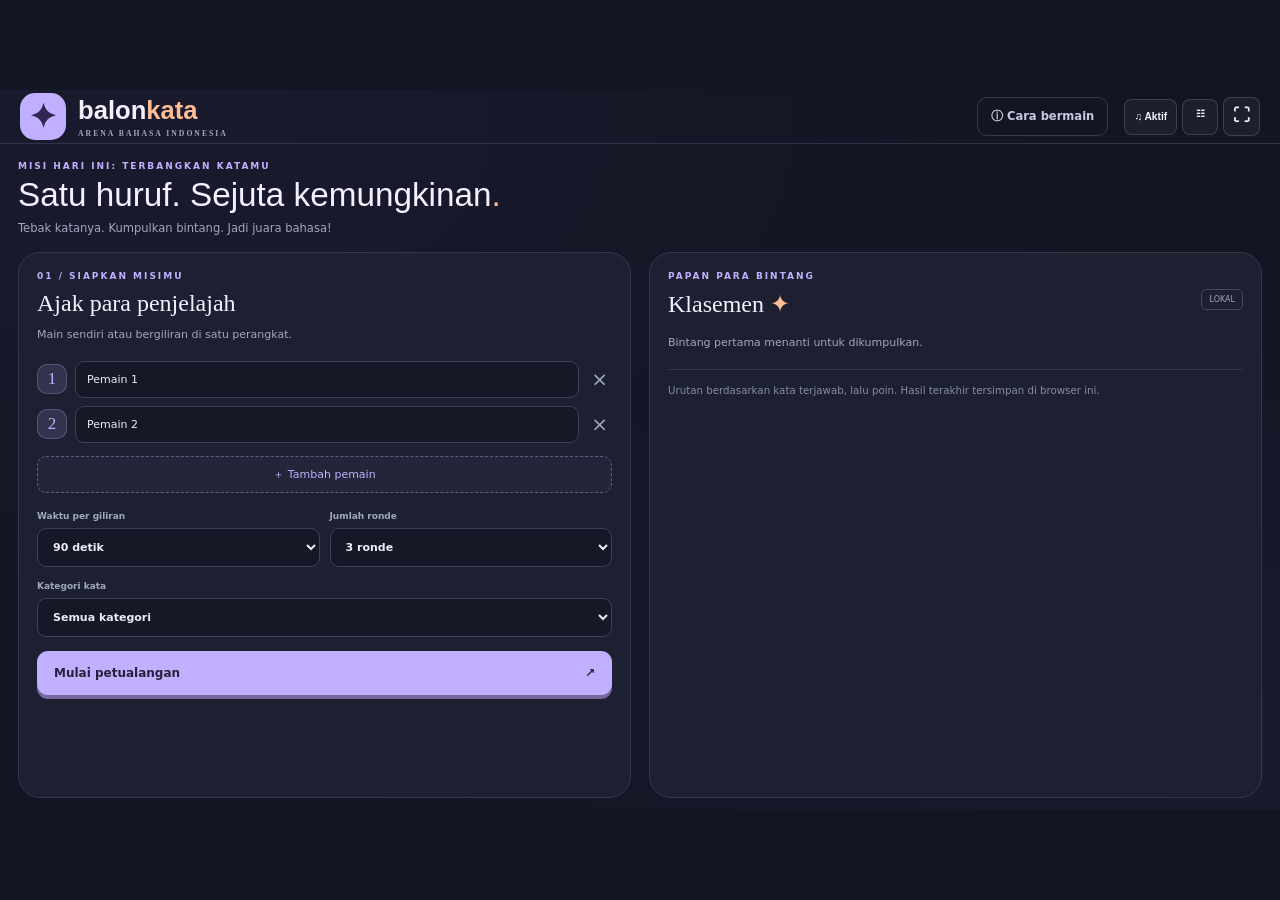
<file: modules/games/02-Balon-Kata/index.html>
<!DOCTYPE html><html lang="id"><head><meta charset="utf-8"><meta name="viewport" content="width=device-width,initial-scale=1"><title>Balon Kata — Arena Bahasa Indonesia</title><style>
:root{--bg:#121522;--panel:#1c2031;--border:#34394e;--lav:#c1b0ff;--peach:#ffbe96;--muted:#a1a7be;--text:#f4f0ff}*{box-sizing:border-box}body{margin:0;background:var(--bg);color:var(--text);font:500 14px 'Segoe UI',system-ui,sans-serif}.stars{position:fixed;inset:0;pointer-events:none;background:radial-gradient(ellipse at 10% 5%,#6f51ae15,transparent 60%),radial-gradient(ellipse at 95% 90%,#5656ad18,transparent 50%);z-index:-1}button,input,select{font:inherit}button{cursor:pointer;touch-action:manipulation}button:disabled{cursor:default}button:focus-visible,input:focus-visible,select:focus-visible{outline:3px solid #ffbe96;outline-offset:3px}header{max-width:1280px;margin:auto;padding:28px 40px;display:flex;align-items:center;justify-content:space-between;border-bottom:1px solid #303448}.brand{display:flex;align-items:center;gap:12px;font:600 28px 'Trebuchet MS',sans-serif;color:inherit;text-decoration:none}.brand small{display:block;font:700 8px 'Segoe UI';letter-spacing:2px;color:var(--muted);margin-top:4px}.brand-icon{display:grid;place-items:center;background:var(--lav);color:#332454;border-radius:15px;width:45px;height:45px;font-size:34px}.accent{color:var(--peach)}.ghost{background:transparent;border:1px solid var(--border);color:#c6cadd;padding:10px 15px;border-radius:10px;font-size:12px;font-weight:700}main{max-width:1200px;margin:auto;padding:38px 40px 20px}.intro{display:flex;align-items:center;justify-content:space-between;margin-bottom:32px}.eyebrow,.section-kicker{font-size:9px;letter-spacing:2px;font-weight:800;color:var(--lav)}h1{font:500 clamp(33px,4vw,52px)/1.07 'Trebuchet MS',sans-serif;margin:12px 0}p{line-height:1.6}.intro p{color:var(--muted);font-size:12px}.orbit-label{border:1px solid var(--border);border-radius:50%;width:130px;height:130px;display:flex;flex-direction:column;align-items:center;justify-content:center;font-size:9px;letter-spacing:1px;color:#b3a4db;transform:rotate(10deg)}.orbit-label span{font-size:49px;line-height:1.1}.arena{display:grid;grid-template-columns:minmax(0,1fr) 340px;gap:24px;align-items:start}.play-card,.side-card{border:1px solid var(--border);background:var(--panel);border-radius:22px}.play-card{overflow:hidden}.panel-head{display:flex;justify-content:space-between;align-items:center;padding:17px 24px;border-bottom:1px solid var(--border);font-size:9px;letter-spacing:1.3px;font-weight:800;color:var(--muted)}.status-dot{display:inline-block;width:6px;height:6px;border-radius:50%;background:#a4ddc0;margin-right:7px}.metrics{padding:20px 26px 12px;display:flex;justify-content:space-between;align-items:center}.metrics small{display:block;font-size:8px;letter-spacing:1.5px;font-weight:800;color:var(--muted);margin-bottom:5px}.metrics strong{font:500 22px 'Trebuchet MS'}.time{text-align:right}.time strong{color:var(--peach);font-size:30px;font-variant-numeric:tabular-nums}.timer-track{margin:0 26px;height:4px;background:#33374a;border-radius:10px;overflow:hidden}#timerBar{width:100%;height:100%;background:var(--lav);transition:width .2s linear}.scene{height:205px;position:relative;overflow:hidden;background:radial-gradient(ellipse at 50% 60%,#6a57912c,transparent 65%)}.rocket{position:absolute;width:115px;left:50%;top:10px;transform:translateX(-50%);animation:float 3s ease-in-out infinite}.rocket svg{width:100%;height:auto}.flame{transform-origin:75px 150px;animation:flame .4s infinite alternate}.planet{position:absolute;border-radius:50%}.planet-one{width:54px;height:54px;background:linear-gradient(135deg,#7f77a2,#3a3859);top:45px;left:17%;transform:rotate(-25deg)}.planet-one:after{content:'';position:absolute;width:90px;height:18px;border:6px solid #a09bcb77;border-radius:50%;left:-19px;top:15px}.planet-two{width:22px;height:22px;background:#b9847166;right:17%;top:115px}.twinkle{position:absolute;color:#c1b0ff;opacity:.6}.t1{right:23%;top:30px;font-size:25px}.t2{left:27%;bottom:35px}.scene-caption{position:absolute;bottom:4px;width:100%;text-align:center;color:#9893ad;font-size:10px}.challenge{text-align:center;padding:15px 24px 0}.category{display:inline-block;border:1px solid #b7a0ff33;border-radius:30px;padding:7px 12px;font-size:8px;letter-spacing:1.5px;color:var(--lav);font-weight:800}.challenge p{min-height:43px;margin:14px auto;font-size:14px;max-width:440px;color:#d5d6e2}.word{display:flex;flex-wrap:wrap;justify-content:center;gap:5px;margin:22px auto 18px;max-width:500px}.letter{width:34px;height:43px;border-radius:7px;border:1px solid #655b83;background:#2b2b44;display:grid;place-items:center;font:500 24px 'Trebuchet MS';color:#f6eaff;box-shadow:0 3px 0 #111322}.letter.empty{color:transparent}.word-gap{width:13px}.life-row{display:flex;align-items:center;justify-content:center;gap:12px}#lives{color:var(--peach);font-size:20px;letter-spacing:2px}#lives .lost{color:#414252}.life-row small{color:var(--muted);font-size:10px}.feedback{min-height:37px;font-size:11px;color:var(--muted);padding-top:12px}.keyboard{padding:14px 18px 6px;display:flex;flex-direction:column;gap:7px}.key-row{display:flex;justify-content:center;gap:6px}.key{width:clamp(26px,3.8vw,43px);height:41px;flex:0 1 43px;min-width:0;border:1px solid #45495f;border-radius:8px;background:#303548;color:#eeedf7;font-weight:800;font-size:12px;box-shadow:0 3px 0 #101320}.key:hover:not(:disabled){background:#555071;border-color:var(--lav);transform:translateY(-1px)}.key.correct{background:#34584e;border-color:#6ca88f;color:#b9f1cf}.key.wrong{background:#242736;color:#697086;border-color:#303448;box-shadow:none}.bottom-note{display:flex;justify-content:space-between;padding:20px 24px;color:#7f879f;font-size:9px}aside{display:grid;gap:17px}.side-card{padding:23px}h2{font:500 24px 'Trebuchet MS';margin:9px 0}.muted{color:var(--muted);font-size:11px;margin:7px 0 17px}.player-input{display:flex;align-items:center;gap:8px;margin-bottom:8px}.avatar{width:30px;height:30px;display:grid;place-items:center;background:#c1b0ff22;border:1px solid #c1b0ff44;border-radius:10px;color:var(--lav);font:500 17px 'Trebuchet MS';flex-shrink:0}input,select{background:#141827;color:#eeedf7;border:1px solid #3b4158;border-radius:9px;padding:11px;width:100%;min-width:0;font-size:11px}input::placeholder{color:#777f97}.remove{border:0;background:none;color:var(--muted);font-size:20px;padding:4px}.add-btn{width:100%;background:#c1b0ff0b;color:var(--lav);border:1px dashed #685a86;padding:10px;border-radius:9px;font-size:11px;margin:5px 0 18px}.settings{display:grid;grid-template-columns:1fr 1fr;gap:10px}label{font-size:9px;color:var(--muted);font-weight:700}select{display:block;margin:7px 0 14px}.full-label{display:block}.primary{width:100%;display:flex;align-items:center;justify-content:space-between;background:var(--lav);border:0;border-radius:11px;padding:15px 17px;font-weight:800;color:#26203d;font-size:12px;box-shadow:0 4px 0 #7b679f}.primary:hover{background:#d0c3ff}.board-title{display:flex;justify-content:space-between;align-items:center}.board-title h2 span{color:var(--peach)}.badge{font-size:8px;color:var(--muted);border:1px solid #44495e;padding:5px 7px;border-radius:5px}.rank-row{display:flex;align-items:center;gap:10px;border-top:1px solid #30364a;padding:12px 0}.rank-row.active{color:var(--peach)}.rank-no{font:500 20px 'Trebuchet MS';color:#787f98;width:20px}.rank-info{flex:1;min-width:0}.rank-info b{display:block;overflow-wrap:anywhere;font-size:12px}.rank-info small{font-size:9px;color:var(--muted)}.rank-points{font:500 22px 'Trebuchet MS';color:var(--lav)}.rank-points small{display:block;font:600 8px 'Segoe UI';color:var(--muted);text-align:right}.rank-note{border-top:1px solid #30364a;padding-top:12px;color:#868da5;font-size:9px;line-height:1.6}.mini-card{display:flex;gap:14px;padding:14px;border:1px solid #484056;background:#ffbe9607;border-radius:13px}.mini-card>span{font-size:29px;color:var(--peach)}.mini-card b{font-size:10px;color:#dcc8b9}.mini-card p{font-size:9px;color:#9d938e;margin:5px 0}footer{text-align:center;font-size:8px;letter-spacing:1.6px;color:#626c82;padding:35px 0 10px}.modal{position:fixed;inset:0;background:#090c18d9;backdrop-filter:blur(8px);z-index:10;display:grid;place-items:center;padding:20px;overflow:auto}.modal[hidden],[hidden]{display:none!important}.dialog{width:min(100%,470px);background:#202437;border:1px solid #56506f;border-radius:25px;padding:32px;max-height:90dvh;overflow:auto}.dialog h2{font-size:32px}.dialog p,.dialog li{font-size:13px;line-height:1.8;color:#bec2d4}.dialog .big-icon{font-size:50px}.dialog .primary{margin-top:24px}.dialog ol{padding-left:20px}.danger{color:#ffad99!important}.live-settings{padding:15px;background:#c1b0ff0a;border-radius:12px;color:var(--muted);font-size:11px;line-height:1.9}.summary{text-align:center}.summary h2{color:var(--peach)}@keyframes float{50%{transform:translate(-50%,-8px) rotate(3deg)}}@keyframes flame{to{transform:scaleY(.75)}}@media(max-width:940px){.arena{grid-template-columns:minmax(0,1fr) 300px}main{padding:30px 25px}.side-card{padding:18px}.letter{width:29px;height:37px;font-size:20px}.key-row{gap:4px}.key{height:38px}}@media(max-width:740px){header{padding:20px}.brand{font-size:24px}main{padding:24px 16px}.intro{margin-bottom:24px}.intro h1{font-size:36px}.orbit-label{display:none}.arena{grid-template-columns:1fr}.play-card{order:1}aside{order:0;grid-template-columns:1fr}body:not(.playing) .play-card{display:none}body.playing #setup{display:none}body.playing .arena{display:flex;flex-direction:column}body.playing aside{order:2;width:100%}.play-card{width:100%}.scene{height:160px}.rocket{width:92px;top:0}.planet-one{width:40px;height:40px}.challenge{padding:15px 12px 0}.challenge p{font-size:13px}.keyboard{padding:12px 10px 5px}.key{height:43px;font-size:11px}.letter{width:27px;height:36px;font-size:21px}.word{gap:4px}.bottom-note{padding:16px 13px;font-size:8px}.panel-head{padding:14px}.metrics{padding:18px 18px 12px}.metrics strong{font-size:20px}.metrics .time strong{font-size:28px}.mini-card{display:none}.dialog{padding:24px}h1 br{display:none}.intro p{font-size:11px}}@media(prefers-reduced-motion:reduce){*{animation:none!important;transition:none!important}}
/* Semua ilustrasi dan efek tersedia langsung dalam file ini. */
.header-actions{display:flex;gap:8px}.scene{height:285px;background:radial-gradient(ellipse at 50% 50%,#7577bd35,transparent 70%);transition:background .5s}.flight-rig{width:340px;max-width:100%;position:absolute;left:50%;top:5px;transform:translate(-50%,var(--drop,0px));animation:balloonFloat 3s ease-in-out infinite;transition:top .4s;will-change:transform}.flight-rig svg{display:block;width:100%;height:auto;overflow:visible}.sky-cloud{position:absolute;background:#c8c6ed13;width:95px;height:25px;border-radius:50px}.sky-cloud:before{content:'';position:absolute;background:inherit;width:45px;height:45px;border-radius:50%;left:24px;bottom:0}.cloud-a{left:7%;top:150px}.cloud-b{right:6%;top:100px;transform:scale(.7)}.altitude{text-align:center;color:#9790b5;font-size:8px;letter-spacing:1.3px;padding-top:9px}.balloon .burst{opacity:0}.balloon.popped .balloon-skin{animation:popBalloon .28s ease-out forwards}.balloon.popped .balloon-string{opacity:0;transition:opacity .2s}.balloon.popped .burst{animation:scatter .65s ease-out forwards}.flight-rig.wobble{animation:wobble .45s ease-in-out,balloonFloat 3s .45s ease-in-out infinite}.flight-rig.falling{animation:fallDown 1.25s ease-in forwards}.flight-rig.celebrate{animation:flyUp 1.2s ease-out forwards}.scene.critical{background:radial-gradient(ellipse at 50% 60%,#f4805b36,transparent 75%)}.critical .altitude{color:#ffbe96;animation:warning 1s infinite}.landing-puff{position:absolute;left:50%;bottom:20px;opacity:0;font-size:75px;transform:translateX(-50%);color:#dcd3ef}.landing-puff.show{animation:puff 1.4s .65s ease-out forwards}.scene-caption{z-index:2;bottom:4px}.balloon-counter{display:inline-block;color:var(--peach)}#lives .lost{opacity:.25}.life-row small{font-weight:700}.ghost:disabled{opacity:.5}#soundBtn{white-space:nowrap}.life-row{margin-top:8px}
@keyframes balloonFloat{0%,100%{transform:translate(-50%,var(--drop,0px)) rotate(-2deg)}50%{transform:translate(-50%,calc(var(--drop,0px) - 7px)) rotate(2deg)}}@keyframes popBalloon{0%{opacity:1;transform:scale(1)}40%{opacity:1;transform:scale(1.3)}100%{opacity:0;transform:scale(.05)}}@keyframes scatter{0%{opacity:0;transform:scale(.5)}20%{opacity:1;transform:scale(1)}100%{opacity:0;transform:translate(var(--burst-x),var(--burst-y)) scale(1.6)}}@keyframes wobble{0%,100%{transform:translate(-50%,var(--drop,0px)) rotate(0)}25%{transform:translate(-53%,var(--drop,0px)) rotate(-7deg)}75%{transform:translate(-47%,var(--drop,0px)) rotate(7deg)}}@keyframes fallDown{0%{transform:translate(-50%,var(--drop,0px)) rotate(-5deg);opacity:1}30%{transform:translate(-50%,20px) rotate(9deg);opacity:1}100%{transform:translate(-35%,210px) rotate(30deg);opacity:0}}@keyframes flyUp{to{transform:translate(-50%,-85px) scale(.8);opacity:0}}@keyframes puff{20%,50%{opacity:.7;transform:translateX(-50%) scale(1.4)}100%{opacity:0;transform:translateX(-50%) scale(2)}}@keyframes warning{50%{opacity:.45}}
@media(max-width:740px){.scene{height:260px}.flight-rig{width:305px;top:0}.header-actions{gap:5px}.header-actions .ghost{font-size:10px;padding:8px}.brand{font-size:21px;gap:7px}.brand-icon{width:34px;height:34px;font-size:25px}.brand small{font-size:6px;letter-spacing:1px}header{padding:16px 12px}.scene-caption{font-size:9px}.challenge{padding-top:10px}}@media(prefers-reduced-motion:reduce){.balloon.popped .balloon-skin,.balloon.popped .balloon-string{opacity:0}.flight-rig.falling{opacity:0}.flight-rig.celebrate{opacity:.5}}
.altitude{position:absolute;left:18px;top:15px;max-width:105px;text-align:left;line-height:1.8}</style><style id="edu-arcade-layout">/* Kontrol suara bersama, tetap nyaman pada layar sentuh. */
.edu-stage{width:100%;position:relative}.edu-controls{display:flex;gap:5px;align-items:center;flex-shrink:0;margin-left:8px;position:relative;z-index:48;font:700 10px 'Segoe UI',sans-serif;letter-spacing:0;text-transform:none}.edu-controls button,.edu-controls summary{border:1px solid #8290a24d;background:#8290a217;color:inherit;border-radius:8px;min-height:34px;min-width:34px;padding:7px 9px;cursor:pointer;white-space:nowrap;font:inherit;line-height:1.3}.edu-controls summary{list-style:none;text-align:center}.edu-controls summary::-webkit-details-marker{display:none}.edu-controls button:focus-visible,.edu-controls summary:focus-visible{outline:3px solid #d5ab73;outline-offset:2px}.edu-volume>div{position:absolute;right:34px;top:42px;background:#263449;border:1px solid #53627a;padding:17px;color:#e7e4dc;width:230px;border-radius:12px;box-shadow:0 10px 30px #0004;z-index:100;text-transform:none}.edu-volume label{display:block;font-size:12px;font-weight:700;color:#e2e7ee}.edu-volume output{float:right;color:#d7c7f2}.edu-volume input{display:block;width:100%;margin:15px 0 10px;padding:0;accent-color:#baa6db;min-height:24px}.edu-volume small{font-size:10px;color:#aebdce;line-height:1.5;display:block}.edu-fullscreen{font-size:17px!important}.edu-tts-controls{background:var(--paper,#fffcf5);border:1px solid var(--line,#e0d5d5);border-radius:15px;overflow:hidden}.edu-clue-pager{display:flex;justify-content:center;align-items:center;gap:20px;padding:10px;border-top:1px solid #e1d5d5}.edu-clue-pager button{min-width:40px;min-height:34px;border:1px solid #d8cad4;border-radius:8px;background:#f3e8e0;color:#7e627d;font-size:22px}.edu-clue-pager span{font-size:11px;color:#9a8798}.edu-stage #soundToggleBtn,.edu-stage #soundBtn,.edu-stage #btn-audio,.edu-stage #btn-fullscreen,.edu-stage #btnSoundToggle,.edu-stage #btnFullscreenToggle{display:none!important}.edu-stage [hidden]{display:none!important}
@media(min-width:900px) and (min-height:480px){
html{height:100%;overscroll-behavior:none}body{height:100dvh!important;min-height:0!important;max-height:100dvh!important;margin:0!important;padding:0!important;overflow:hidden!important;display:grid!important;place-items:center!important}.edu-stage{width:min(100vw,calc(100dvh * 16 / 9));height:min(100dvh,calc(100vw * 9 / 16));aspect-ratio:16/9;container-type:size;display:flex;flex-direction:column;overflow:hidden;isolation:isolate}.edu-stage>header{position:relative!important;top:auto!important;flex-shrink:0;min-height:0;height:clamp(48px,7.5cqh,80px);padding:8px 20px!important;width:100%;max-width:none;gap:12px}.edu-stage header .brand{font-size:clamp(20px,2cqw,34px)}.edu-stage header .brand-icon{width:clamp(32px,3.6cqw,58px);height:clamp(32px,3.6cqw,58px);font-size:clamp(22px,2.6cqw,40px)}.edu-stage header .brand small{font-size:clamp(6px,.6cqw,11px)}.edu-stage header .ghost{font-size:clamp(10px,.9cqw,16px);padding:10px 13px;min-height:36px}.edu-controls{font-size:clamp(9px,.8cqw,16px)}.edu-controls button,.edu-controls summary{min-height:clamp(34px,5cqh,52px);min-width:clamp(32px,2.8cqw,50px)}.edu-volume>div{top:calc(100% + 8px)}.edu-stage>footer,.edu-stage main>footer{display:none!important}.edu-stage>main{width:100%;max-width:none;min-height:0;flex:1;margin:0;padding:12px 18px;display:flex;flex-direction:column;overflow:hidden}.edu-stage .intro{flex-shrink:0;margin:0 0 10px;min-height:0}.edu-stage .intro h1{font-size:clamp(25px,2.6cqw,43px);line-height:1.1;margin:5px 0}.edu-stage .intro h1 br{display:none}.edu-stage .intro p{font-size:clamp(10px,.9cqw,15px);margin:5px 0}.edu-stage .intro .orbit-label,.edu-stage .intro .garden,.edu-stage .intro .edition{display:none}.edu-stage.edu-playing .intro{display:none}.edu-stage .dialog{max-height:calc(100cqh - 35px);overflow:auto}.edu-stage .modal{padding:16px}.edu-stage #quizModal>div,.edu-stage #setupModal>div,.edu-stage #rulesModal>div{max-height:calc(100cqh - 35px);overflow:auto}.edu-stage .mini-card,.edu-stage .tip{display:none!important}
/* BALON KATA */
body[data-edu-game="roket-kata"] .edu-stage .arena{flex:1;min-height:0;grid-template-columns:minmax(0,1fr) clamp(245px,25cqw,420px);gap:14px;align-items:stretch}body[data-edu-game="roket-kata"] .edu-stage .play-card{min-height:0;display:grid;grid-template-columns:32% minmax(0,1fr);grid-template-rows:36px 62px 4px minmax(0,1fr) auto 24px;border-radius:17px}body[data-edu-game="roket-kata"] .panel-head{grid-column:1/-1;grid-row:1;padding:9px 17px;font-size:clamp(8px,.7cqw,12px)}body[data-edu-game="roket-kata"] .metrics{grid-column:1/-1;grid-row:2;padding:8px 18px}body[data-edu-game="roket-kata"] .metrics strong{font-size:clamp(19px,1.8cqw,33px)}body[data-edu-game="roket-kata"] .metrics .time strong{font-size:clamp(24px,2.5cqw,44px)}body[data-edu-game="roket-kata"] .timer-track{grid-column:1/-1;grid-row:3;margin:0 18px}body[data-edu-game="roket-kata"] .scene{grid-column:1;grid-row:4;height:auto;min-height:0;border-right:1px solid #53607c44}body[data-edu-game="roket-kata"] .flight-rig{width:min(100%,330px);top:18%;max-height:100%}body[data-edu-game="roket-kata"] .altitude{font-size:clamp(7px,.6cqw,11px);max-width:none;left:10px;right:10px;text-align:center;top:8px}body[data-edu-game="roket-kata"] .scene-caption{bottom:9px;padding:0 9px;font-size:clamp(9px,.75cqw,14px);line-height:1.5}body[data-edu-game="roket-kata"] .challenge{grid-column:2;grid-row:4;display:flex;flex-direction:column;justify-content:center;padding:12px 18px;min-height:0}body[data-edu-game="roket-kata"] .challenge p{font-size:clamp(13px,1.25cqw,23px);line-height:1.6;min-height:0;margin:12px auto;max-width:none}body[data-edu-game="roket-kata"] .category{align-self:center;font-size:clamp(8px,.7cqw,13px);padding:6px 10px}body[data-edu-game="roket-kata"] .word{margin:12px 0;max-width:none;gap:5px}body[data-edu-game="roket-kata"] .letter{width:clamp(24px,2.55cqw,48px);height:clamp(34px,5.6cqh,62px);font-size:clamp(20px,2.1cqw,35px)}body[data-edu-game="roket-kata"] .life-row small{font-size:clamp(10px,.85cqw,15px)}body[data-edu-game="roket-kata"] #lives{font-size:clamp(16px,1.5cqw,28px)}body[data-edu-game="roket-kata"] .feedback{min-height:35px;font-size:clamp(10px,.85cqw,16px);line-height:1.5;padding-top:10px}body[data-edu-game="roket-kata"] .keyboard{grid-column:1/-1;grid-row:5;padding:12px 15px 5px;gap:6px}body[data-edu-game="roket-kata"] .key{flex-basis:clamp(36px,4cqw,76px);height:clamp(34px,5.6cqh,60px);font-size:clamp(13px,1.1cqw,22px);width:auto}body[data-edu-game="roket-kata"] .bottom-note{grid-column:1/-1;grid-row:6;padding:5px 16px;font-size:clamp(8px,.7cqw,12px)}body[data-edu-game="roket-kata"] aside{height:100%;display:flex;flex-direction:column;min-height:0;gap:12px}body[data-edu-game="roket-kata"] .side-card{padding:18px;min-height:0;max-height:100%;overflow:auto}body[data-edu-game="roket-kata"] .leaderboard{flex:1}body[data-edu-game="roket-kata"] .rank-row{padding:clamp(8px,1.6cqh,18px) 0}body[data-edu-game="roket-kata"] .rank-info b{font-size:clamp(12px,1.1cqw,20px)}body[data-edu-game="roket-kata"] .rank-info small{font-size:clamp(9px,.8cqw,14px)}body[data-edu-game="roket-kata"] .rank-points{font-size:clamp(23px,2.3cqw,40px)}body[data-edu-game="roket-kata"] .rank-note{font-size:clamp(9px,.8cqw,14px)}body[data-edu-game="roket-kata"]:not(.playing) .arena{display:block}body[data-edu-game="roket-kata"]:not(.playing) .play-card{display:none}body[data-edu-game="roket-kata"]:not(.playing) aside{display:grid;grid-template-columns:minmax(0,1fr) minmax(0,1fr);align-items:stretch;gap:18px}body[data-edu-game="roket-kata"]:not(.playing) #newGame{display:none}
/* PABRIK KATA */
body[data-edu-game="pabrik-kata"] .layout{flex:1;min-height:0;grid-template-columns:minmax(0,1fr) clamp(245px,25cqw,420px);gap:14px;align-items:stretch}body[data-edu-game="pabrik-kata"] .game{display:grid;grid-template-columns:34% minmax(0,1fr);grid-template-rows:36px 64px 4px minmax(0,1fr) 28px;min-height:0}body[data-edu-game="pabrik-kata"] .game-head{grid-column:1/-1;grid-row:1;padding:10px 17px;font-size:clamp(8px,.7cqw,12px)}body[data-edu-game="pabrik-kata"] .stats{grid-column:1/-1;grid-row:2;padding:9px 18px}body[data-edu-game="pabrik-kata"] .stats strong{font-size:clamp(19px,1.9cqw,34px)}body[data-edu-game="pabrik-kata"] .stats .timer strong{font-size:clamp(25px,2.5cqw,44px)}body[data-edu-game="pabrik-kata"] .time-track{grid-column:1/-1;grid-row:3;margin:0 18px}body[data-edu-game="pabrik-kata"] .machine-scene{grid-column:1;grid-row:4;height:auto;min-height:0;align-self:stretch;padding-bottom:100px;display:flex;align-items:center;justify-content:center}body[data-edu-game="pabrik-kata"] .machine{width:100%;max-width:340px;height:auto;aspect-ratio:310/220}body[data-edu-game="pabrik-kata"] .power-row{grid-column:1;grid-row:4;align-self:end;display:flex;flex-direction:column;gap:20px;padding:20px 10px;z-index:2}body[data-edu-game="pabrik-kata"] .battery{font-size:clamp(10px,.8cqw,16px)}body[data-edu-game="pabrik-kata"] .combo{font-size:clamp(10px,.9cqw,17px)}body[data-edu-game="pabrik-kata"] .challenge{grid-column:2;grid-row:4;display:flex;flex-direction:column;justify-content:center;padding:12px 18px;border-top:0;border-left:1px solid #5c735b55;min-height:0}body[data-edu-game="pabrik-kata"] .clue{min-height:0;max-width:none;margin:10px auto 17px;font-size:clamp(13px,1.25cqw,23px);line-height:1.6}body[data-edu-game="pabrik-kata"] .slot,body[data-edu-game="pabrik-kata"] .tile{width:clamp(28px,3cqw,57px);height:clamp(36px,6.5cqh,70px);font-size:clamp(20px,2cqw,36px)}body[data-edu-game="pabrik-kata"] .tile-label{margin:13px 0 10px;font-size:clamp(8px,.7cqw,13px)}body[data-edu-game="pabrik-kata"] .controls{margin:16px 0 7px;gap:7px}body[data-edu-game="pabrik-kata"] .controls button{font-size:clamp(10px,.9cqw,17px);min-height:clamp(35px,5.7cqh,62px);padding:10px 12px}body[data-edu-game="pabrik-kata"] .submit{min-width:130px}body[data-edu-game="pabrik-kata"] .feedback{font-size:clamp(10px,.9cqw,16px);min-height:38px;padding:8px 4px}body[data-edu-game="pabrik-kata"] .hint-note{grid-column:1/-1;grid-row:5;font-size:clamp(8px,.7cqw,12px);padding:7px 16px}body[data-edu-game="pabrik-kata"] aside{height:100%;display:flex;flex-direction:column;min-height:0;gap:12px}body[data-edu-game="pabrik-kata"] .card{padding:18px;min-height:0;max-height:100%;overflow:auto}body[data-edu-game="pabrik-kata"] .card:has(#ranking){flex:1}body[data-edu-game="pabrik-kata"] .rank{padding:clamp(8px,1.6cqh,18px) 0}body[data-edu-game="pabrik-kata"] .rank-info b{font-size:clamp(12px,1.1cqw,20px)}body[data-edu-game="pabrik-kata"] .rank-info small{font-size:clamp(9px,.8cqw,14px)}body[data-edu-game="pabrik-kata"] .points{font-size:clamp(23px,2.3cqw,40px)}body[data-edu-game="pabrik-kata"] .rank-note{font-size:clamp(9px,.8cqw,14px)}body[data-edu-game="pabrik-kata"]:not(.playing) .layout{display:block}body[data-edu-game="pabrik-kata"]:not(.playing) .game{display:none}body[data-edu-game="pabrik-kata"]:not(.playing) aside{display:grid;grid-template-columns:1fr 1fr;gap:18px}body[data-edu-game="pabrik-kata"]:not(.playing) #newGame{display:none}
/* TAMAN KATA */
body[data-edu-game="taman-kata"] .intro{display:none}body[data-edu-game="taman-kata"] .toolbar{height:68px;flex-shrink:0;margin-bottom:12px;padding:8px 15px;border-radius:13px}body[data-edu-game="taman-kata"] .toolbar select{padding:8px 10px;font-size:clamp(10px,.9cqw,16px);margin-top:3px}body[data-edu-game="taman-kata"] .seed-note{display:none}body[data-edu-game="taman-kata"] .layout{flex:1;min-height:0;grid-template-columns:minmax(0,1fr) clamp(320px,33cqw,610px);gap:14px;align-items:stretch}body[data-edu-game="taman-kata"] .board-card{display:grid;grid-template-rows:42px 60px minmax(0,1fr) 45px;min-height:0;border-radius:16px}body[data-edu-game="taman-kata"] .board-top{padding:9px 17px}body[data-edu-game="taman-kata"] .selected-clue{padding:8px 14px;min-height:0}body[data-edu-game="taman-kata"] .selected-clue p{font-size:clamp(11px,1.05cqw,20px);line-height:1.5}body[data-edu-game="taman-kata"] .selected-clue small{font-size:clamp(7px,.65cqw,12px);margin-bottom:2px}body[data-edu-game="taman-kata"] .board-pad{min-height:0;container-type:size;padding:10px;display:flex;align-items:center;justify-content:center}body[data-edu-game="taman-kata"] .board{width:min(calc(100cqw - 20px),calc((100cqh - 20px) * var(--tts-cols) / var(--tts-rows)));height:auto;aspect-ratio:var(--tts-cols) / var(--tts-rows);max-width:none;grid-template-rows:repeat(var(--tts-rows),minmax(0,1fr));border-width:5px;gap:2px;flex-shrink:0}body[data-edu-game="taman-kata"] .cell{aspect-ratio:auto;font-size:clamp(12px,2.9cqh,27px);line-height:1}body[data-edu-game="taman-kata"] .cell .number{font-size:clamp(6px,1.2cqh,11px);top:2px;left:2px}body[data-edu-game="taman-kata"] .progress-wrap{padding:8px 15px;min-height:0}body[data-edu-game="taman-kata"] .progress-text{font-size:clamp(10px,.9cqw,17px)}body[data-edu-game="taman-kata"] .board-foot{display:none}body[data-edu-game="taman-kata"] .aside{height:100%;display:flex;flex-direction:column;gap:12px;min-height:0}body[data-edu-game="taman-kata"] .clue-card{display:flex;flex-direction:column;min-height:0;flex:1}body[data-edu-game="taman-kata"] .clue-head{padding:12px 15px;flex-shrink:0}body[data-edu-game="taman-kata"] .clue-head h2{font-size:clamp(19px,1.8cqw,34px);margin:4px 0}body[data-edu-game="taman-kata"] .tabs{padding:9px 12px 6px;flex-shrink:0}body[data-edu-game="taman-kata"] .tab{padding:8px;font-size:clamp(10px,.9cqw,17px)}body[data-edu-game="taman-kata"] .clues{min-height:0;max-height:none;flex:1;overflow:hidden;padding:0 10px 8px}body[data-edu-game="taman-kata"] .clue-button{font-size:clamp(11px,1cqw,19px);padding:7px 6px;line-height:1.45;gap:8px}body[data-edu-game="taman-kata"] .clue-button strong{font-size:clamp(15px,1.3cqw,24px)}body[data-edu-game="taman-kata"] .clue-button small{font-size:clamp(9px,.7cqw,14px)}body[data-edu-game="taman-kata"] .edu-clue-pager{padding:5px;flex-shrink:0}body[data-edu-game="taman-kata"] .edu-tts-controls{flex-shrink:0}body[data-edu-game="taman-kata"] .actions{padding:10px 10px 3px;gap:5px}body[data-edu-game="taman-kata"] .actions button{font-size:clamp(9px,.78cqw,15px);padding:8px 10px;min-height:34px}body[data-edu-game="taman-kata"] .feedback{min-height:34px;font-size:clamp(10px,.8cqw,15px);padding:5px 12px;line-height:1.5}body[data-edu-game="taman-kata"] .keyboard{padding:4px 10px 11px;gap:5px}body[data-edu-game="taman-kata"] .key{height:clamp(30px,4.8cqh,50px);flex-basis:clamp(28px,3cqw,54px);font-size:clamp(10px,.9cqw,17px)}body[data-edu-game="taman-kata"] .result-list{display:none}body[data-edu-game="taman-kata"] .keyboard-clue{display:none}
/* ULAR TANGGA */
body[data-edu-game="petualangan-kata"] .edu-stage>header{height:clamp(50px,7.5cqh,80px);position:relative!important}body[data-edu-game="petualangan-kata"] header>div{width:100%;max-width:none;margin:0;flex-wrap:nowrap;gap:10px}body[data-edu-game="petualangan-kata"] header h1{font-size:clamp(16px,1.6cqw,29px)}body[data-edu-game="petualangan-kata"] .edu-stage>main{display:grid;grid-template-columns:minmax(0,1fr) clamp(300px,34cqw,620px);gap:14px;align-items:stretch;padding:12px 18px}body[data-edu-game="petualangan-kata"] main>div:first-child{grid-column:auto;min-height:0;justify-content:center;height:100%;gap:7px}body[data-edu-game="petualangan-kata"] .board-wrapper{width:min(100%,calc(100cqh - 105px));max-width:none;height:auto;aspect-ratio:1;margin:0 auto;padding:7px;border-width:1px;border-radius:17px;box-shadow:0 5px 20px #0005,0 0 0 3px #d99e54}body[data-edu-game="petualangan-kata"] .board-svg-overlay,body[data-edu-game="petualangan-kata"] .pawns-layer{inset:7px;width:calc(100% - 14px);height:calc(100% - 14px)}body[data-edu-game="petualangan-kata"] .cell-num{font-size:clamp(9px,1cqw,18px)}body[data-edu-game="petualangan-kata"] main>div:first-child>div:last-child:not(.board-wrapper){margin:0;padding:5px 10px;gap:10px;font-size:clamp(8px,.7cqw,13px)}body[data-edu-game="petualangan-kata"] main>div:last-child{grid-column:auto;min-height:0;height:100%;display:grid;grid-template-rows:auto auto minmax(70px,1fr);gap:10px}body[data-edu-game="petualangan-kata"] main>div:last-child>div{min-height:0;padding:12px;border-radius:15px}body[data-edu-game="petualangan-kata"] main>div:last-child>div:first-child>div:first-child{padding-bottom:8px;margin-bottom:8px}body[data-edu-game="petualangan-kata"] #turnPlayerName{font-size:clamp(17px,1.6cqw,28px)}body[data-edu-game="petualangan-kata"] .scene-3d{transform:scale(.78);transform-origin:center;height:72px}body[data-edu-game="petualangan-kata"] #rollDiceBtn{font-size:clamp(14px,1.3cqw,24px);padding:11px;min-height:45px}body[data-edu-game="petualangan-kata"] #turnStatusBanner{font-size:clamp(10px,.85cqw,16px);padding:7px;line-height:1.5}body[data-edu-game="petualangan-kata"] #playersListContainer{display:grid;grid-template-columns:repeat(2,minmax(0,1fr));gap:6px}body[data-edu-game="petualangan-kata"] #playersListContainer>div{padding:7px;gap:5px}body[data-edu-game="petualangan-kata"] #playersListContainer>div>div:first-child{gap:5px}body[data-edu-game="petualangan-kata"] #playersListContainer .w-9{width:27px;height:29px}body[data-edu-game="petualangan-kata"] #playersListContainer .font-bold{font-size:clamp(10px,.9cqw,16px)}body[data-edu-game="petualangan-kata"] #playersListContainer .text-\[11px\],body[data-edu-game="petualangan-kata"] #playersListContainer .text-\[10px\]{font-size:clamp(8px,.65cqw,12px)}body[data-edu-game="petualangan-kata"] #playersListContainer .text-lg{font-size:clamp(16px,1.5cqw,28px)}body[data-edu-game="petualangan-kata"] #extraPlayerName{font-size:clamp(10px,.85cqw,16px);padding:8px}body[data-edu-game="petualangan-kata"] #addPlayerBtn{font-size:clamp(10px,.85cqw,16px);padding:8px;white-space:nowrap}body[data-edu-game="petualangan-kata"] #gameLogContainer{height:calc(100% - 28px);min-height:30px;font-size:clamp(9px,.75cqw,14px)}
/* TARIK TAMBANG */
body[data-edu-game="tarik-tambang"] #app{height:100%;width:100%;max-width:none;border:0;border-radius:0;box-shadow:none;min-height:0}body[data-edu-game="tarik-tambang"] #top-bar{height:clamp(50px,7.5cqh,80px);min-height:0;padding:8px 18px}body[data-edu-game="tarik-tambang"] .screen{top:clamp(50px,7.5cqh,80px);height:calc(100% - clamp(50px,7.5cqh,80px))}body[data-edu-game="tarik-tambang"] #screen-game{padding:12px 18px!important;gap:12px}body[data-edu-game="tarik-tambang"] #arena{height:clamp(140px,25cqh,290px);min-height:0}body[data-edu-game="tarik-tambang"] #questions-wrapper{min-height:0;gap:15px}body[data-edu-game="tarik-tambang"] .q-panel{min-height:0;padding:13px;gap:9px}body[data-edu-game="tarik-tambang"] .q-text{font-size:clamp(14px,1.35cqw,26px);min-height:60px;padding:12px;line-height:1.6}body[data-edu-game="tarik-tambang"] .option-btn{font-size:clamp(12px,1.12cqw,22px);min-height:clamp(44px,7cqh,86px);padding:10px 13px}body[data-edu-game="tarik-tambang"] .turn-ind{font-size:clamp(12px,1.2cqw,22px)}body[data-edu-game="tarik-tambang"] .score-box{font-size:clamp(13px,1.25cqw,25px);padding:9px 15px}body[data-edu-game="tarik-tambang"] .score-box span{font-size:clamp(22px,2.5cqw,44px)}body[data-edu-game="tarik-tambang"] #timer-box{font-size:clamp(27px,3cqw,50px)}body[data-edu-game="tarik-tambang"] .title{max-width:90%;font-size:clamp(30px,4cqw,70px)!important}body[data-edu-game="tarik-tambang"] #screen-menu .hero-art{height:clamp(70px,17cqh,180px)}body[data-edu-game="tarik-tambang"] #screen-name{padding-top:15px;justify-content:center}body[data-edu-game="tarik-tambang"] #screen-name .avatar-select-group{display:flex;flex-wrap:nowrap;width:auto;max-width:95%;gap:8px;margin:8px 0}body[data-edu-game="tarik-tambang"] #screen-name .avatar-option{width:clamp(55px,6cqw,100px);height:clamp(67px,11cqh,120px)}body[data-edu-game="tarik-tambang"] #screen-name .avatar-option svg{width:65%;height:70%}body[data-edu-game="tarik-tambang"] #screen-name .avatar-option span{font-size:clamp(8px,.8cqw,15px)}body[data-edu-game="tarik-tambang"] #virtual-keyboard{max-width:clamp(400px,42cqw,800px)}body[data-edu-game="tarik-tambang"] .vk-key{font-size:clamp(11px,1cqw,19px);padding:7px 12px}body[data-edu-game="tarik-tambang"] #screen-name .title{font-size:clamp(25px,2.6cqw,44px)!important}body[data-edu-game="tarik-tambang"] .subtitle{font-size:clamp(11px,1cqw,19px)}
/* GALAKSI BAHASA */
body[data-edu-game="galaksi-bahasa"] .edu-stage>header{height:56px!important;min-height:56px;padding:9px 20px!important}body[data-edu-game="galaksi-bahasa"] header h1{font-size:clamp(19px,1.9cqw,34px)!important}body[data-edu-game="galaksi-bahasa"] #mainContainer{padding:12px 18px!important;align-items:stretch;justify-content:center}body[data-edu-game="galaksi-bahasa"] #gameplayScreen:not(.hidden){width:100%;max-width:none;height:100%;min-height:0;display:grid;grid-template-rows:minmax(145px,40%) minmax(0,1fr);gap:12px}body[data-edu-game="galaksi-bahasa"] #gameplayScreen>div:first-child{height:auto!important;min-height:0;border-radius:16px}body[data-edu-game="galaksi-bahasa"] #questionSplitContainer{height:100%;min-height:0;grid-template-columns:repeat(2,minmax(0,1fr));gap:14px}body[data-edu-game="galaksi-bahasa"] #p1Panel,body[data-edu-game="galaksi-bahasa"] #p2Panel{min-height:0!important;padding:12px 15px!important;overflow:hidden}body[data-edu-game="galaksi-bahasa"] #p1Panel>div:first-child,body[data-edu-game="galaksi-bahasa"] #p2Panel>div:first-child{flex-shrink:0;padding-bottom:7px;margin-bottom:9px;gap:6px}body[data-edu-game="galaksi-bahasa"] #p1Panel .font-orbitron,body[data-edu-game="galaksi-bahasa"] #p2Panel .font-orbitron{font-size:clamp(9px,.85cqw,17px)!important}body[data-edu-game="galaksi-bahasa"] #p1Panel>div:nth-child(2),body[data-edu-game="galaksi-bahasa"] #p2TimerContainer{flex-shrink:0;margin-bottom:9px}body[data-edu-game="galaksi-bahasa"] #p1Panel>div:last-child,body[data-edu-game="galaksi-bahasa"] #p2StandardQuestionBlock{min-height:0;padding-top:0;padding-bottom:0}body[data-edu-game="galaksi-bahasa"] #p1QuestionText,body[data-edu-game="galaksi-bahasa"] #p2QuestionText{min-height:45px;margin-bottom:10px;font-size:clamp(13px,1.25cqw,24px);line-height:1.5}body[data-edu-game="galaksi-bahasa"] #p1OptionsGrid,body[data-edu-game="galaksi-bahasa"] #p2OptionsGrid{gap:8px}body[data-edu-game="galaksi-bahasa"] #p1OptionsGrid>button,body[data-edu-game="galaksi-bahasa"] #p2OptionsGrid>button{min-height:clamp(42px,7.6cqh,90px);font-size:clamp(11px,1.05cqw,21px);padding:9px 12px!important;line-height:1.45}body[data-edu-game="galaksi-bahasa"] #p1StatsContainer .font-orbitron,body[data-edu-game="galaksi-bahasa"] #p2HpTextContainer{font-size:clamp(9px,.9cqw,18px)!important}body[data-edu-game="galaksi-bahasa"] #arenaTag{font-size:clamp(9px,.8cqw,16px)!important}body[data-edu-game="galaksi-bahasa"] #p2BossBlock{min-height:0;padding:0}body[data-edu-game="galaksi-bahasa"] #p2BossBlock>div:first-child{padding:10px!important;gap:6px}body[data-edu-game="galaksi-bahasa"] #p2BossBlock>div:first-child>div{display:none}body[data-edu-game="galaksi-bahasa"] #p2BossBlock p{font-size:clamp(11px,1cqw,19px);line-height:1.5}body[data-edu-game="galaksi-bahasa"] #p2BossBlock .grid{margin-top:7px}body[data-edu-game="galaksi-bahasa"] #menuScreen:not(.hidden){width:100%;max-width:none;height:100%;overflow:auto;display:grid;grid-template-columns:1.15fr 1fr;grid-template-rows:auto minmax(220px,1fr) auto;gap:14px;padding:18px!important}body[data-edu-game="galaksi-bahasa"] #menuScreen>.text-center{grid-column:1/-1;margin:0}body[data-edu-game="galaksi-bahasa"] #menuScreen h2{font-size:clamp(25px,2.6cqw,46px);margin-top:8px}body[data-edu-game="galaksi-bahasa"] #menuScreen>.text-center p{font-size:clamp(10px,.85cqw,16px);margin-top:6px}body[data-edu-game="galaksi-bahasa"] #menuScreen>.grid{grid-column:1;grid-row:2;display:flex;flex-direction:column;gap:9px;margin:0;min-height:0}body[data-edu-game="galaksi-bahasa"] #menuScreen>.grid>button{height:auto;min-height:0;flex:1;padding:11px 15px;border-radius:12px}body[data-edu-game="galaksi-bahasa"] #menuScreen>.grid>button>div:not(.absolute)>div:first-child{display:none}body[data-edu-game="galaksi-bahasa"] #menuScreen>.grid>button h3{font-size:clamp(12px,1.15cqw,22px);margin:0;line-height:1.4}body[data-edu-game="galaksi-bahasa"] #menuScreen>.grid>button p{font-size:clamp(9px,.8cqw,16px);margin-top:4px;line-height:1.45}body[data-edu-game="galaksi-bahasa"] #menuScreen>.grid>button>span{font-size:clamp(8px,.7cqw,13px);margin-top:4px}body[data-edu-game="galaksi-bahasa"] .fleet-config{grid-column:2;grid-row:2;padding:12px 15px;margin:0;min-height:0;overflow:auto}body[data-edu-game="galaksi-bahasa"] .fleet-heading{margin-bottom:9px}body[data-edu-game="galaksi-bahasa"] .fleet-heading h3{font-size:clamp(13px,1.2cqw,22px)!important}body[data-edu-game="galaksi-bahasa"] .fleet-grid{grid-template-columns:1fr;gap:12px}body[data-edu-game="galaksi-bahasa"] .craft-choice{padding:4px 5px 6px}body[data-edu-game="galaksi-bahasa"] .craft-choice svg{height:clamp(32px,5cqh,64px)}body[data-edu-game="galaksi-bahasa"] .craft-choice b{font-size:clamp(10px,.85cqw,17px)}body[data-edu-game="galaksi-bahasa"] .craft-choice small{font-size:clamp(8px,.65cqw,13px)}body[data-edu-game="galaksi-bahasa"] #menuScreen>.bg-slate-950\/50{grid-column:1/-1;grid-row:3;padding:10px 15px}body[data-edu-game="galaksi-bahasa"] #menuScreen h4{margin-bottom:8px;font-size:clamp(9px,.8cqw,16px)}body[data-edu-game="galaksi-bahasa"] #menuScreen select{font-size:clamp(10px,.85cqw,16px)!important;min-height:34px;padding:7px}body[data-edu-game="galaksi-bahasa"] #menuScreen label{font-size:clamp(8px,.7cqw,13px);margin-bottom:5px}
}
@media(max-width:899px),(max-height:479px){.edu-stage{width:100%;min-height:100dvh;display:flex;flex-direction:column}.edu-controls{font-size:9px;gap:4px;margin-left:3px}.edu-controls button,.edu-controls summary{padding:7px;min-width:30px;min-height:32px}.edu-volume>div{right:0;width:210px}.edu-stage>header{flex-wrap:wrap;gap:8px}.edu-stage header .brand{font-size:21px}.edu-stage header .brand small{font-size:6px;letter-spacing:.8px}.edu-stage header .brand-icon{width:32px;height:32px;font-size:23px}.edu-stage header #rules,.edu-stage header #rulesBtn{font-size:10px;padding:8px 9px}.edu-stage header .header-actions{gap:4px}body[data-edu-game="taman-kata"] .edu-tts-controls .keyboard-clue{display:block}body[data-edu-game="taman-kata"] .edu-clue-pager{display:none}body[data-edu-game="tarik-tambang"] #top-bar{padding:8px;gap:4px}body[data-edu-game="tarik-tambang"] #status-icons{gap:3px!important}body[data-edu-game="tarik-tambang"] .edu-controls{font-size:8px}body[data-edu-game="galaksi-bahasa"] header>div:last-of-type:has(#btnSoundToggle){display:none}body[data-edu-game="galaksi-bahasa"] header{gap:6px}body[data-edu-game="galaksi-bahasa"] header h1{font-size:17px!important}body[data-edu-game="galaksi-bahasa"] header p{font-size:7px!important}}
@media(min-width:900px) and (min-height:480px){body[data-edu-game="galaksi-bahasa"] #menuScreen>.text-center>span{padding:5px 10px;font-size:8px}body[data-edu-game="galaksi-bahasa"] #menuScreen>.text-center>p{margin-top:4px}body[data-edu-game="galaksi-bahasa"] #menuScreen h2{margin-top:5px;line-height:1.1}body[data-edu-game="galaksi-bahasa"] #menuScreen:not(.hidden){gap:10px;padding:14px!important;grid-template-rows:auto minmax(200px,1fr) auto}body[data-edu-game="galaksi-bahasa"] #menuScreen>.grid>button{padding:8px 12px}body[data-edu-game="galaksi-bahasa"] .fleet-heading{margin-bottom:6px}body[data-edu-game="galaksi-bahasa"] .fleet-config{padding:10px 12px}body[data-edu-game="galaksi-bahasa"] .fleet-grid{gap:9px}body[data-edu-game="galaksi-bahasa"] .fleet-grid h4{margin-bottom:5px}body[data-edu-game="galaksi-bahasa"] #menuScreen>.bg-slate-950\/50{padding:8px 12px}body[data-edu-game="galaksi-bahasa"] #menuScreen h4{margin-bottom:5px}body[data-edu-game="galaksi-bahasa"] #menuScreen label{margin-bottom:3px}}
@media(max-width:899px),(max-height:479px){body[data-edu-game="taman-kata"] .board-card>.edu-tts-controls{border:0;border-top:1px solid #e0d5d5;border-radius:0}}
@media(min-width:900px) and (min-height:480px){body[data-edu-game="galaksi-bahasa"] #menuScreen>div.absolute{display:none}}
@media(max-width:899px),(max-height:479px){.edu-stage.edu-playing .intro{display:none}}
@media(min-width:900px) and (min-height:480px){body[data-edu-game="tarik-tambang"] .vk-key{min-height:clamp(34px,5cqh,58px);min-width:clamp(28px,3cqw,60px)}}
@media(max-width:899px),(max-height:479px){.edu-controls button,.edu-controls summary{min-height:36px}}
</style></head><body data-edu-game="roket-kata"><div class="stars"></div><header><a class="brand" href="#"><span class="brand-icon">✦</span><span>balon<span class="accent">kata</span><small>ARENA BAHASA INDONESIA</small></span></a><div class="header-actions"><button class="ghost" id="soundBtn" aria-pressed="false" title="Aktifkan efek suara">♫ Suara: mati</button><button class="ghost" id="rulesBtn">ⓘ Cara bermain</button></div></header><main><section class="intro"><div><span class="eyebrow">MISI HARI INI: TERBANGKAN KATAMU</span><h1>Satu huruf. <br>Sejuta kemungkinan<span class="accent">.</span></h1><p>Tebak katanya. Kumpulkan bintang. Jadi juara bahasa!</p></div><div class="orbit-label"><span>✧</span> SIAP TERBANG?</div></section><div class="arena"><section class="play-card"><div class="panel-head"><div><span class="status-dot"></span><span id="phaseLabel">LANDASAN PETUALANGAN</span></div><span id="roundLabel">AYO BERMAIN!</span></div><div class="metrics"><div><small>GILIRAN PENJELAJAH</small><strong id="playerLabel">Petualang bahasa</strong></div><div class="time"><small>SISA WAKTU</small><strong id="time">01:30</strong></div></div><div class="timer-track"><div id="timerBar"></div></div><div class="scene" id="flightScene"><div class="sky-cloud cloud-a"></div><div class="sky-cloud cloud-b"></div><div class="altitude">✦ &nbsp; JAGA BALONMU TETAP TERBANG</div><div id="flightRig" class="flight-rig"><svg viewBox="0 0 360 280" role="img" aria-label="Enam balon warna-warni membawa wahana dengan penjelajah ceria"><g id="balloon0" class="balloon" style="--burst-x:-30px;--burst-y:-25px"><path class="balloon-string" d="M95 113 Q77 174 181 198" fill="none" stroke="#d7c7ec" stroke-width="1.5" opacity=".8"/><g class="balloon-skin" style="transform-origin:95px 78px"><ellipse cx="95" cy="78" rx="25" ry="32" fill="#ff8f98" stroke="#f9edff" stroke-width="1.3"/><ellipse cx="87" cy="68" rx="5" ry="10" fill="white" opacity=".36" transform="rotate(20 87 68)"/><path d="M95 107l-4 7h8z" fill="#ff8f98"/><text x="95" y="85" text-anchor="middle" font-size="18" font-weight="800" fill="#33254e">1</text></g><g class="burst" style="transform-origin:95px 78px" fill="#ff8f98"><path d="M61 68l-8-12 11 3z M125 63l12-7-4 14z M78 107l-10 10 1-13z M120 105l9 9-12-1z"/><text x="95" y="83" fill="#fff0cf" text-anchor="middle" font-size="15" font-weight="900">POP!</text></g></g><g id="balloon1" class="balloon" style="--burst-x:-18px;--burst-y:-25px"><path class="balloon-string" d="M138 83 Q156 174 181 198" fill="none" stroke="#d7c7ec" stroke-width="1.5" opacity=".8"/><g class="balloon-skin" style="transform-origin:138px 48px"><ellipse cx="138" cy="48" rx="25" ry="32" fill="#bca2ff" stroke="#f9edff" stroke-width="1.3"/><ellipse cx="130" cy="38" rx="5" ry="10" fill="white" opacity=".36" transform="rotate(20 130 38)"/><path d="M138 77l-4 7h8z" fill="#bca2ff"/><text x="138" y="55" text-anchor="middle" font-size="18" font-weight="800" fill="#33254e">2</text></g><g class="burst" style="transform-origin:138px 48px" fill="#bca2ff"><path d="M104 38l-8-12 11 3z M168 33l12-7-4 14z M121 77l-10 10 1-13z M163 75l9 9-12-1z"/><text x="138" y="53" fill="#fff0cf" text-anchor="middle" font-size="15" font-weight="900">POP!</text></g></g><g id="balloon2" class="balloon" style="--burst-x:-6px;--burst-y:-25px"><path class="balloon-string" d="M182 71 Q164 174 181 198" fill="none" stroke="#d7c7ec" stroke-width="1.5" opacity=".8"/><g class="balloon-skin" style="transform-origin:182px 36px"><ellipse cx="182" cy="36" rx="25" ry="32" fill="#72d4d4" stroke="#f9edff" stroke-width="1.3"/><ellipse cx="174" cy="26" rx="5" ry="10" fill="white" opacity=".36" transform="rotate(20 174 26)"/><path d="M182 65l-4 7h8z" fill="#72d4d4"/><text x="182" y="43" text-anchor="middle" font-size="18" font-weight="800" fill="#33254e">3</text></g><g class="burst" style="transform-origin:182px 36px" fill="#72d4d4"><path d="M148 26l-8-12 11 3z M212 21l12-7-4 14z M165 65l-10 10 1-13z M207 63l9 9-12-1z"/><text x="182" y="41" fill="#fff0cf" text-anchor="middle" font-size="15" font-weight="900">POP!</text></g></g><g id="balloon3" class="balloon" style="--burst-x:6px;--burst-y:-25px"><path class="balloon-string" d="M225 83 Q243 174 181 198" fill="none" stroke="#d7c7ec" stroke-width="1.5" opacity=".8"/><g class="balloon-skin" style="transform-origin:225px 48px"><ellipse cx="225" cy="48" rx="25" ry="32" fill="#ffd077" stroke="#f9edff" stroke-width="1.3"/><ellipse cx="217" cy="38" rx="5" ry="10" fill="white" opacity=".36" transform="rotate(20 217 38)"/><path d="M225 77l-4 7h8z" fill="#ffd077"/><text x="225" y="55" text-anchor="middle" font-size="18" font-weight="800" fill="#33254e">4</text></g><g class="burst" style="transform-origin:225px 48px" fill="#ffd077"><path d="M191 38l-8-12 11 3z M255 33l12-7-4 14z M208 77l-10 10 1-13z M250 75l9 9-12-1z"/><text x="225" y="53" fill="#fff0cf" text-anchor="middle" font-size="15" font-weight="900">POP!</text></g></g><g id="balloon4" class="balloon" style="--burst-x:18px;--burst-y:-25px"><path class="balloon-string" d="M267 113 Q249 174 181 198" fill="none" stroke="#d7c7ec" stroke-width="1.5" opacity=".8"/><g class="balloon-skin" style="transform-origin:267px 78px"><ellipse cx="267" cy="78" rx="25" ry="32" fill="#9bbaff" stroke="#f9edff" stroke-width="1.3"/><ellipse cx="259" cy="68" rx="5" ry="10" fill="white" opacity=".36" transform="rotate(20 259 68)"/><path d="M267 107l-4 7h8z" fill="#9bbaff"/><text x="267" y="85" text-anchor="middle" font-size="18" font-weight="800" fill="#33254e">5</text></g><g class="burst" style="transform-origin:267px 78px" fill="#9bbaff"><path d="M233 68l-8-12 11 3z M297 63l12-7-4 14z M250 107l-10 10 1-13z M292 105l9 9-12-1z"/><text x="267" y="83" fill="#fff0cf" text-anchor="middle" font-size="15" font-weight="900">POP!</text></g></g><g id="balloon5" class="balloon" style="--burst-x:30px;--burst-y:-25px"><path class="balloon-string" d="M181 135 Q199 174 181 198" fill="none" stroke="#d7c7ec" stroke-width="1.5" opacity=".8"/><g class="balloon-skin" style="transform-origin:181px 100px"><ellipse cx="181" cy="100" rx="25" ry="32" fill="#ffa96f" stroke="#f9edff" stroke-width="1.3"/><ellipse cx="173" cy="90" rx="5" ry="10" fill="white" opacity=".36" transform="rotate(20 173 90)"/><path d="M181 129l-4 7h8z" fill="#ffa96f"/><text x="181" y="107" text-anchor="middle" font-size="18" font-weight="800" fill="#33254e">6</text></g><g class="burst" style="transform-origin:181px 100px" fill="#ffa96f"><path d="M147 90l-8-12 11 3z M211 85l12-7-4 14z M164 129l-10 10 1-13z M206 127l9 9-12-1z"/><text x="181" y="105" fill="#fff0cf" text-anchor="middle" font-size="15" font-weight="900">POP!</text></g></g><g id="basket"><path d="M148 200l7 47q26 14 52 0l7-47z" fill="#d29a64" stroke="#45344c" stroke-width="3"/><path d="M153 218h56m-53 13h50m-42-29 3 45m13-45v49m15-49-3 45" stroke="#9e6c4e" stroke-width="2"/><rect x="144" y="196" width="74" height="12" rx="5" fill="#edbc85" stroke="#45344c" stroke-width="3"/><path d="M161 195v-17q19-24 39 0v17" fill="#a7a0ec" stroke="#45344c" stroke-width="3"/><circle cx="181" cy="170" r="20" fill="#ffe0b1" stroke="#45344c" stroke-width="3"/><path d="M162 165q0-25 24-18l15 11-15-1-9 7-4-7z" fill="#6c5381"/><circle cx="174" cy="170" r="2.5" fill="#45344c"/><circle cx="188" cy="170" r="2.5" fill="#45344c"/><path id="faceMouth" d="M175 179q6 6 12 0" fill="none" stroke="#a36b70" stroke-width="2.5" stroke-linecap="round"/><circle cx="168" cy="178" r="3" fill="#ffaba4" opacity=".7"/><circle cx="195" cy="178" r="3" fill="#ffaba4" opacity=".7"/></g></svg></div><div class="landing-puff" id="landingPuff">☁</div><div class="scene-caption" id="sceneCaption">Enam balon. Satu misi. Tebak katanya!</div></div><div class="challenge"><div class="category" id="category">✧ &nbsp; MISI TEBAK KATA</div><p id="clue">Siapkan nama pemain, lalu terbang bersama roketmu!</p><div id="word" class="word" aria-live="polite"><span class="letter">K</span><span class="letter">A</span><span class="letter">T</span><span class="letter">A</span></div><div class="life-row"><span id="lives" aria-label="6 balon">● ● ● ● ● ●</span><small id="lifeText">6 balon per kata</small></div><div id="feedback" class="feedback" aria-live="polite">Setiap huruf adalah langkah menuju jawaban.</div></div><div id="keyboard" class="keyboard" aria-label="Papan tombol huruf"></div><div class="bottom-note"><span>⌨ &nbsp; Bisa pakai keyboard laptop</span><span id="solvedCount">0 kata terjawab</span></div></section><aside><section class="side-card" id="setup"><div class="section-kicker">01 / SIAPKAN MISIMU</div><h2>Ajak para penjelajah</h2><p class="muted">Main sendiri atau bergiliran di satu perangkat.</p><div id="playerInputs"></div><button class="add-btn" id="addPlayer">＋ Tambah pemain</button><div class="settings"><label>Waktu per giliran<select id="duration"><option value="60">60 detik</option><option value="90" selected>90 detik</option><option value="120">120 detik</option></select></label><label>Jumlah ronde<select id="rounds"><option value="1">1 ronde</option><option value="3" selected>3 ronde</option><option value="5">5 ronde</option></select></label></div><label class="full-label">Kategori kata<select id="topic"><option value="all">Semua kategori</option><option value="Kosakata">Kosakata</option><option value="Sastra">Sastra & majas</option><option value="Ungkapan">Ungkapan</option></select></label><button id="start" class="primary">Mulai petualangan <span>↗</span></button></section><section class="side-card leaderboard"><div class="board-title"><div><div class="section-kicker">PAPAN PARA BINTANG</div><h2>Klasemen <span>✦</span></h2></div><span class="badge">LOKAL</span></div><div id="ranking"><p class="muted">Bintang pertama menanti untuk dikumpulkan.</p></div><div class="rank-note">Urutan berdasarkan kata terjawab, lalu poin. Hasil terakhir tersimpan di browser ini.</div></section><section class="mini-card"><span>✦</span><div><b>Berani mencoba itu hebat.</b><p>Salah huruf? Masih ada kesempatan!</p></div></section><button id="newGame" class="ghost" hidden>Atur permainan baru ↗</button></aside></div><footer>DIRANCANG UNTUK RASA INGIN TAHU. &nbsp; ✧ &nbsp; BELAJAR SAMBIL BERMAIN.</footer></main><div id="modal" class="modal" hidden><div class="dialog" role="dialog" aria-modal="true" aria-labelledby="dialogTitle" id="dialog"></div></div><script>'use strict';
const WORDS = [
['Kosakata','KAMUS','Buku yang memuat daftar kata beserta artinya.'],['Kosakata','SINONIM','Kata yang memiliki makna sama atau hampir sama dengan kata lain.'],['Kosakata','ANTONIM','Kata yang maknanya berlawanan dengan kata lain.'],['Kosakata','PARAGRAF','Kumpulan kalimat yang membahas satu gagasan utama.'],['Kosakata','KALIMAT','Satuan bahasa yang mengungkapkan pikiran secara utuh.'],['Kosakata','GAGASAN','Hasil pemikiran atau ide.'],['Kosakata','BAKU','Sebutan bagi bentuk bahasa yang sesuai dengan kaidah standar.'],['Kosakata','EJAAN','Kaidah penulisan huruf, kata, dan tanda baca.'],['Kosakata','IMBUHAN','Unsur yang ditambahkan pada kata dasar untuk membentuk kata baru.'],['Kosakata','AWALAN','Imbuhan yang terletak di depan kata dasar.'],['Kosakata','AKHIRAN','Imbuhan yang terletak di belakang kata dasar.'],['Kosakata','SISIPAN','Imbuhan yang disisipkan di tengah kata dasar.'],['Kosakata','SUBJEK','Unsur kalimat yang menjadi pokok pembicaraan.'],['Kosakata','PREDIKAT','Unsur kalimat yang menerangkan subjek, misalnya tindakannya.'],['Kosakata','OBJEK','Unsur yang menjadi sasaran tindakan pada kalimat transitif.'],['Kosakata','VERBA','Istilah lain untuk kata kerja.'],['Kosakata','NOMINA','Istilah lain untuk kata benda.'],['Kosakata','ADJEKTIVA','Istilah lain untuk kata sifat.'],['Kosakata','KONJUNGSI','Kata yang menghubungkan kata, frasa, klausa, atau kalimat.'],['Kosakata','PRONOMINA','Kata yang menggantikan orang atau benda, seperti aku dan dia.'],['Kosakata','WAWANCARA','Tanya jawab dengan narasumber untuk memperoleh informasi.'],['Kosakata','NARASUMBER','Orang yang menjadi sumber informasi dalam wawancara.'],['Kosakata','RINGKASAN','Penyajian singkat yang memuat pokok-pokok isi bacaan.'],['Kosakata','KESIMPULAN','Inti akhir yang diperoleh dari suatu pembahasan.'],['Kosakata','FAKTA','Pernyataan tentang sesuatu yang benar-benar terjadi dan dapat dibuktikan.'],['Kosakata','OPINI','Pendapat atau pandangan seseorang.'],['Kosakata','ARGUMENTASI','Uraian alasan untuk memperkuat atau menolak suatu pendapat.'],['Kosakata','PERSUASI','Ajakan atau bujukan agar orang mengikuti suatu gagasan.'],['Kosakata','DESKRIPSI','Penggambaran suatu objek secara terperinci.'],['Kosakata','NARASI','Penceritaan suatu kejadian secara berurutan.'],
['Sastra','PANTUN','Puisi lama empat baris dengan sampiran dan isi serta rima a-b-a-b.'],['Sastra','SYAIR','Puisi lama empat baris yang semuanya merupakan isi, dengan rima a-a-a-a.'],['Sastra','GURINDAM','Puisi lama dua baris yang biasanya memuat nasihat.'],['Sastra','PUISI','Karya sastra yang mengutamakan keindahan bahasa, irama, dan pilihan kata.'],['Sastra','PROSA','Karya sastra berbentuk karangan bebas yang tidak terikat aturan bait.'],['Sastra','CERPEN','Singkatan untuk cerita pendek.'],['Sastra','NOVEL','Cerita rekaan panjang yang menampilkan perjalanan hidup tokoh.'],['Sastra','FABEL','Cerita dengan tokoh binatang yang berperilaku seperti manusia.'],['Sastra','LEGENDA','Cerita rakyat yang sering dihubungkan dengan asal-usul suatu tempat.'],['Sastra','DONGENG','Cerita khayalan yang diwariskan secara turun-temurun.'],['Sastra','TOKOH','Pelaku dalam suatu cerita.'],['Sastra','ALUR','Rangkaian peristiwa dalam cerita.'],['Sastra','LATAR','Keterangan tempat, waktu, dan suasana dalam cerita.'],['Sastra','AMANAT','Pesan yang ingin disampaikan pengarang kepada pembaca.'],['Sastra','TEMA','Gagasan dasar yang menjadi landasan sebuah cerita.'],['Sastra','DIALOG','Percakapan antara dua tokoh atau lebih.'],['Sastra','MONOLOG','Tuturan panjang yang diucapkan oleh satu tokoh.'],['Sastra','RIMA','Persamaan bunyi pada puisi.'],['Sastra','BAIT','Kesatuan beberapa baris dalam puisi.'],['Sastra','DIKSI','Pilihan kata yang digunakan penulis.'],['Sastra','METAFORA','Majas perbandingan langsung, misalnya bintang kelas.'],['Sastra','HIPERBOLA','Majas yang menyatakan sesuatu secara berlebihan.'],['Sastra','PERSONIFIKASI','Majas yang memberi sifat manusia kepada benda atau alam.'],['Sastra','LITOTES','Majas yang mengecilkan kenyataan untuk merendahkan diri.'],['Sastra','IRONI','Majas sindiran dengan menyatakan hal yang berlawanan dengan kenyataan.'],['Sastra','SIMILE','Majas perbandingan yang memakai kata seperti, bagai, atau laksana.'],
['Ungkapan','BUAH TANGAN','Ungkapan untuk oleh-oleh yang dibawa sepulang bepergian.'],['Ungkapan','RENDAH HATI','Sifat tidak sombong meskipun memiliki kelebihan.'],['Ungkapan','BESAR KEPALA','Ungkapan yang berarti sombong atau merasa paling hebat.'],['Ungkapan','PANJANG TANGAN','Ungkapan bagi orang yang suka mencuri.'],['Ungkapan','KAMBING HITAM','Orang yang dipersalahkan atas suatu kejadian.'],['Ungkapan','KUTU BUKU','Julukan bagi orang yang sangat gemar membaca.'],['Ungkapan','BINTANG KELAS','Julukan bagi siswa yang sangat menonjol prestasinya di kelas.'],['Ungkapan','TULANG PUNGGUNG','Orang yang menjadi penopang utama penghidupan keluarga.'],['Ungkapan','KERAS KEPALA','Sifat sulit menerima nasihat atau pendapat orang lain.'],['Ungkapan','KEPALA DINGIN','Ungkapan untuk bersikap tenang saat menghadapi masalah.'],['Ungkapan','BUAH BIBIR','Hal atau orang yang sedang menjadi bahan pembicaraan.'],['Ungkapan','LAPANG DADA','Sikap menerima keadaan dengan sabar dan ikhlas.'],['Ungkapan','GULUNG TIKAR','Ungkapan yang berarti bangkrut atau menghentikan usaha.'],['Ungkapan','ANGKAT KAKI','Ungkapan yang berarti pergi meninggalkan tempat.'],['Ungkapan','BANTING TULANG','Ungkapan yang berarti bekerja sangat keras.'],['Ungkapan','MEJA HIJAU','Ungkapan untuk pengadilan.'],['Ungkapan','BUAH HATI','Sebutan penuh kasih untuk anak.'],['Ungkapan','TANGAN KANAN','Orang kepercayaan yang membantu seseorang.'],['Ungkapan','DARAH BIRU','Ungkapan yang berarti keturunan bangsawan.'],['Ungkapan','JAGO MERAH','Sebutan kiasan untuk api kebakaran.']
].map(([category,answer,clue])=>({category,answer,clue}));
function revealed(answer,guessed){return [...answer].every(c=>c===' '||guessed.includes(c));}
function scoreWord(lives){return 100+lives*10;}
function ranked(players){return [...players].sort((a,b)=>b.solved-a.solved||b.score-a.score||a.id-b.id);}
if(typeof module!=='undefined')module.exports={WORDS,revealed,scoreWord,ranked};

'use strict';
const $=id=>document.getElementById(id),esc=s=>s.replace(/[&<>"']/g,c=>({'&':'&amp;','<':'&lt;','>':'&gt;','"':'&quot;',"'":'&#39;'}[c]));
let names=['Pemain 1','Pemain 2'],players=[],round=1,turn=0,totalRounds=3,duration=90,topic='all',state='setup',current=null,guessed=[],lives=6,remaining=90000,deadline=0,interval=null,transition=null,deck=[],pool=[];
const modal=$('modal'),dialog=$('dialog');let focusBefore;
function showModal(html){focusBefore=document.activeElement;dialog.innerHTML=html;modal.hidden=false;dialog.querySelector('button')?.focus();}
function closeModal(){modal.hidden=true;focusBefore?.focus();}
function form(){const old=[...document.querySelectorAll('.name-input')];old.forEach((el,i)=>names[i]=el.value);$('playerInputs').innerHTML=names.map((name,i)=>`<div class="player-input"><span class="avatar">${i+1}</span><input class="name-input" aria-label="Nama pemain ${i+1}" maxlength="24" value="${esc(name)}" placeholder="Pemain ${i+1}">${names.length>1?`<button class="remove" data-remove="${i}" aria-label="Hapus pemain ${i+1}">×</button>`:''}</div>`).join('');$('addPlayer').disabled=names.length>=8;$('addPlayer').textContent=names.length>=8?'Maksimal 8 pemain':'＋ Tambah pemain';document.querySelectorAll('[data-remove]').forEach(btn=>btn.onclick=()=>{document.querySelectorAll('.name-input').forEach((el,i)=>names[i]=el.value);names.splice(+btn.dataset.remove,1);$('playerInputs').innerHTML='';form()});}
$('addPlayer').onclick=()=>{if(names.length<8){names.push('Pemain '+(names.length+1));form()}};
function shuffle(a){for(let i=a.length-1;i>0;i--){const j=Math.floor(Math.random()*(i+1));[a[i],a[j]]=[a[j],a[i]]}return a}
function keyboard(){ $('keyboard').innerHTML=['QWERTYUIOP','ASDFGHJKL','ZXCVBNM'].map(row=>'<div class="key-row">'+[...row].map(c=>`<button class="key" data-letter="${c}" aria-label="Huruf ${c}" disabled>${c}</button>`).join('')+'</div>').join('');document.querySelectorAll('[data-letter]').forEach(btn=>btn.onclick=()=>guess(btn.dataset.letter));}
function renderWord(){ updateFlight(); $('rulesBtn').disabled=state==='feedback'; $('word').innerHTML=[...current.answer].map(c=>c===' '?'<span class="word-gap"></span>':`<span class="letter ${guessed.includes(c)?'':'empty'}">${guessed.includes(c)?c:'_'}</span>`).join('');$('word').setAttribute('aria-label',[...current.answer].map(c=>c===' '?' / ':guessed.includes(c)?c:'kosong').join(' '));$('lives').innerHTML=Array.from({length:6},(_,i)=>`<span class="${i<lives?'':'lost'}">●</span>`).join(' ');$('lives').setAttribute('aria-label',lives+' balon tersisa');$('lifeText').textContent=lives+' balon tersisa';document.querySelectorAll('[data-letter]').forEach(btn=>{const c=btn.dataset.letter;btn.disabled=state!=='playing'||guessed.includes(c);btn.className='key'+(guessed.includes(c)?current.answer.includes(c)?' correct':' wrong':'')});}
function leaderboard(data=players){$('ranking').innerHTML=ranked(data).map((p,i)=>`<div class="rank-row ${data===players&&p.id===turn&&state!=='finished'?'active':''}"><span class="rank-no">${i===0?'✦':i+1}</span><div class="rank-info"><b>${esc(p.name)}</b><small>${p.solved} kata terjawab</small></div><div class="rank-points">${p.score}<small>POIN</small></div></div>`).join('');}
function updateClock(){if(state==='playing'){remaining=Math.max(0,deadline-performance.now());if(remaining===0){endTurn();return}}const seconds=Math.ceil(remaining/1000);$('time').textContent=String(Math.floor(seconds/60)).padStart(2,'0')+':'+String(seconds%60).padStart(2,'0');$('timerBar').style.width=(remaining/(duration*1000)*100)+'%';$('time').classList.toggle('danger',seconds<=15);}
function nextWord(){if(state==='finished'||state==='setup')return;if(deck.length===0)deck=shuffle([...pool]);if(deck.length>1&&deck[deck.length-1]===current)[deck[0],deck[deck.length-1]]=[deck[deck.length-1],deck[0]];current=deck.pop();guessed=[];lives=6;state='playing';resetFlight();deadline=performance.now()+remaining;$('category').textContent='✧ '+current.category.toUpperCase();$('clue').textContent=current.clue;$('feedback').textContent='Pilih huruf yang menurutmu ada di dalam kata.';$('sceneCaption').textContent='Tebak katanya sebelum semua balon pecah!';renderWord();updateClock();}
function startTurn(){state='ready';remaining=duration*1000;current=null;$('playerLabel').textContent=players[turn].name;$('roundLabel').textContent='RONDE '+round+' / '+totalRounds;$('phaseLabel').textContent='MISI SEDANG BERLANGSUNG';$('solvedCount').textContent=players[turn].solved+' kata terjawab';updateClock();leaderboard();showModal(`<div class="big-icon">🎈</div><span class="eyebrow">RONDE ${round} DARI ${totalRounds}</span><h2 id="dialogTitle">Giliran ${esc(players[turn].name)}</h2><p>Kamu punya <b>${duration} detik</b> untuk menebak sebanyak mungkin kata. Setiap kata mendapat 6 balon baru. Salah huruf membuat satu balon pecah! Waktu dimulai setelah tombol di bawah ditekan.</p><button class="primary" id="launch">Saya siap! Mulai →</button>`);$('launch').onclick=()=>{closeModal();nextWord()};}
function begin(){window.HumaGameBridge?.start();clearInterval(interval);clearTimeout(transition);players=[...document.querySelectorAll('.name-input')].map((input,id)=>({id,name:input.value.trim()||'Pemain '+(id+1),solved:0,score:0}));duration=+$('duration').value;totalRounds=+$('rounds').value;topic=$('topic').value;pool=WORDS.filter(w=>topic==='all'||w.category===topic);deck=shuffle([...pool]);round=1;turn=0;remaining=duration*1000;document.body.classList.add('playing');$('newGame').hidden=true;$('setup').hidden=true;interval=setInterval(updateClock,100);startTurn();}
function guess(c){if(state!=='playing')return;updateClock();if(state!=='playing'||guessed.includes(c))return;guessed.push(c);if(!current.answer.includes(c)){lives--;popEffect();}renderWord();if(revealed(current.answer,guessed)){players[turn].solved++;const pts=scoreWord(lives);players[turn].score+=pts;wordResult(true,pts)}else if(lives<=0)wordResult(false,0);else $('feedback').textContent=current.answer.includes(c)?'Ada huruf '+c+'! Teruskan misimu.':'Huruf '+c+' salah! Satu balon pecah. Hati-hati!';}
function wordResult(success,points){remaining=Math.max(0,deadline-performance.now());state='feedback';guessed=[...new Set([...current.answer].filter(c=>c!==' '))];renderWord();$('feedback').textContent=success?'Benar! +'+points+' poin. Kata berikutnya segera muncul.':'Jawabannya '+current.answer+'. Ayo coba kata berikutnya!';$('sceneCaption').textContent=success?'✦ Berhasil! Balonmu terbang lebih tinggi!':'Waaa… semua balon pecah! Siap terbang lagi?';$('flightRig').classList.remove('wobble');$('flightRig').classList.add(success?'celebrate':'falling');$('landingPuff').classList.toggle('show',!success);playTone(success?'win':'fall');$('solvedCount').textContent=players[turn].solved+' kata terjawab';leaderboard();transition=setTimeout(()=>{if(remaining<=0)endTurn();else nextWord()},2200);}
function endTurn(){state='between';remaining=0;updateClock();document.querySelectorAll('[data-letter]').forEach(b=>b.disabled=true);if(current){guessed=[...new Set([...current.answer])];renderWord()}turn++;if(turn>=players.length){turn=0;round++}if(round>totalRounds){finish();return}startTurn();}
function finish(){window.HumaGameBridge?.finish(players.map(p=>({name:p.name,score:p.score,correct:p.solved})), {mode:duration+' detik · '+totalRounds+' ronde'});clearInterval(interval);state='finished';$('newGame').hidden=false;leaderboard();$('phaseLabel').textContent='MISI SELESAI';const results=ranked(players),best=results[0];let winners=results.filter(p=>p.solved===best.solved&&p.score===best.score);try{localStorage.setItem('roketkata-results-v1',JSON.stringify(results))}catch{}showModal(`<div class="summary"><div class="big-icon">🏆</div><span class="eyebrow">MISI SELESAI</span><h2 id="dialogTitle">${best.solved===0?'Terus berlatih, penjelajah!':winners.length>1?'Juara bersama!':esc(best.name)+' jadi juara!'}</h2><p>${best.solved===0?'Belum ada kata yang berhasil dijawab. Coba lagi dan kenali lebih banyak kata.':winners.map(p=>esc(p.name)).join(' & ')+' mengumpulkan '+best.solved+' kata dan '+best.score+' poin.'}</p></div><div>${results.map((p,i)=>`<div class="rank-row"><span class="rank-no">${i+1}</span><div class="rank-info"><b>${esc(p.name)}</b><small>${p.solved} kata</small></div><span class="rank-points">${p.score}</span></div>`).join('')}</div><button class="primary" id="replay">Main lagi →</button><button class="ghost" id="viewBoard" style="width:100%;margin-top:15px">Lihat klasemen</button>`);$('replay').onclick=()=>{closeModal();reset()};$('viewBoard').onclick=closeModal;}
function reset(){clearInterval(interval);clearTimeout(transition);state='setup';document.body.classList.remove('playing');$('setup').hidden=false;$('newGame').hidden=true;document.querySelectorAll('[data-letter]').forEach(b=>b.disabled=true);$('phaseLabel').textContent='LANDASAN PETUALANGAN';$('feedback').textContent='Siapkan pemain untuk petualangan baru.';}
$('start').onclick=begin;$('newGame').onclick=()=>{if(state==='finished'){reset();return}showModal('<h2 id="dialogTitle">Mulai permainan baru?</h2><p>Permainan yang sedang berlangsung akan berakhir. Poin permainan ini akan direset.</p><button class="primary" id="confirmReset">Ya, atur permainan baru →</button><button class="ghost" id="cancelReset" style="width:100%;margin-top:15px">Lanjut bermain</button>');$('confirmReset').onclick=()=>{closeModal();reset()};$('cancelReset').onclick=closeModal;};
$('rulesBtn').onclick=()=>{const wasPlaying=state==='playing';if(wasPlaying){remaining=Math.max(0,deadline-performance.now());state='paused';document.querySelectorAll('[data-letter]').forEach(b=>b.disabled=true)}showModal('<span class="eyebrow">PANDUAN PENJELAJAH</span><h2 id="dialogTitle">Huruf demi huruf!</h2><ol><li>Baca petunjuk, lalu pilih huruf untuk mengisi kata tersembunyi. Spasi sudah disediakan.</li><li>Huruf salah memecahkan satu balon. Ada 6 balon di setiap kata. Jika semua pecah, wahanamu jatuh dengan animasi kartun!</li><li>Setelah kata terjawab atau semua balon pecah, soal berikutnya muncul otomatis. Waktu berhenti sebentar saat jawaban ditampilkan.</li><li>Jawaban benar mendapat 100 poin + 10 poin per balon tersisa.</li><li>Setiap pemain mendapat waktu yang sama per giliran. Setelah semua ronde selesai, yang menjawab paling banyak kata menjadi juara. Jika sama, poin menentukan.</li></ol><p>'+WORDS.length+' kata tersedia. Jika seluruh kata dalam kategori habis, kata akan diacak kembali. Klasemen berlaku untuk permainan di perangkat ini.</p><button class="primary" id="closeRules">Mengerti, ayo lanjut →</button>');$('closeRules').onclick=()=>{closeModal();if(wasPlaying&&state==='paused'){state='playing';deadline=performance.now()+remaining;renderWord()}};};
document.addEventListener('keydown',e=>{if(e.key==='Tab'&&!modal.hidden){const items=[...dialog.querySelectorAll('button,input,select')];if(e.shiftKey&&document.activeElement===items[0]){e.preventDefault();items.at(-1)?.focus()}else if(!e.shiftKey&&document.activeElement===items.at(-1)){e.preventDefault();items[0]?.focus()}return}if(!modal.hidden||e.ctrlKey||e.altKey||e.metaKey||/INPUT|SELECT|TEXTAREA/.test(e.target.tagName))return;const c=e.key.toUpperCase();if(/^[A-Z]$/.test(c)){e.preventDefault();guess(c)}});
let soundOn=false,audioCtx=null;
function playTone(type){if(!soundOn)return;try{audioCtx??=new (window.AudioContext||window.webkitAudioContext)();audioCtx.resume();const t=audioCtx.currentTime;const o=audioCtx.createOscillator(),g=audioCtx.createGain();o.connect(g);g.connect(audioCtx.destination);o.type=type==='pop'?'triangle':'sine';o.frequency.setValueAtTime(type==='win'?520:type==='fall'?210:420,t);o.frequency.exponentialRampToValueAtTime(type==='win'?880:type==='fall'?55:80,t+.22);g.gain.setValueAtTime(.09,t);g.gain.exponentialRampToValueAtTime(.001,t+.28);o.start(t);o.stop(t+.3)}catch{}}
$('soundBtn').onclick=()=>{soundOn=!soundOn;$('soundBtn').textContent='♫ Suara: '+(soundOn?'aktif':'mati');$('soundBtn').setAttribute('aria-pressed',String(soundOn));if(soundOn)playTone('win')};
function resetFlight(){const rig=$('flightRig');rig.classList.remove('falling','celebrate','wobble');rig.style.setProperty('--drop','0px');$('landingPuff').classList.remove('show');$('flightScene').classList.remove('critical');for(let i=0;i<6;i++)$('balloon'+i).classList.remove('popped');$('faceMouth').setAttribute('d','M175 179q6 6 12 0')}
function updateFlight(){const rig=$('flightRig');for(let i=0;i<6;i++)$('balloon'+i).classList.toggle('popped',i>=lives);rig.style.setProperty('--drop',((6-lives)*3)+'px');$('flightScene').classList.toggle('critical',lives>0&&lives<=2);$('faceMouth').setAttribute('d',lives<=2?'M175 182q6-7 12 0':'M175 179q6 6 12 0');if(state==='playing')$('sceneCaption').textContent=lives<=2?'TINGGAL '+lives+' BALON! Hati-hati memilih huruf!':'Masih ada '+lives+' balon. Teruskan petualanganmu!'}
function popEffect(){playTone('pop');const rig=$('flightRig');rig.classList.remove('wobble');void rig.offsetWidth;rig.classList.add('wobble')}
keyboard();form();try{const saved=JSON.parse(localStorage.getItem('roketkata-results-v1'));if(Array.isArray(saved)&&saved.length&&saved.every(p=>typeof p.name==='string'&&Number.isFinite(p.score)&&Number.isFinite(p.solved)))leaderboard(saved)}catch{}
</script><script id="edu-arcade-runtime">(function(){
'use strict';
if(document.getElementById('edu-stage'))return;
const game=document.body.dataset.eduGame;
const stage=document.createElement('div');stage.id='edu-stage';stage.className='edu-stage';
const elements=[...document.body.children].filter(e=>!['SCRIPT','STYLE'].includes(e.tagName));document.body.insertBefore(stage,document.body.firstChild);elements.forEach(e=>stage.appendChild(e));
let prefs={enabled:true,volume:.35};try{const p=JSON.parse(localStorage.getItem('bahasa-arcade-audio-v1'));if(p&&typeof p.enabled==='boolean'&&Number.isFinite(p.volume))prefs={enabled:p.enabled,volume:Math.max(0,Math.min(1,p.volume))}}catch{}
let context=null,lastMajor=0,lastTap=0;const tones={correct:[[660,.08],[880,.08],[1046,.14]],win:[[523,.1],[659,.1],[784,.1],[1046,.25]],climb:[[440,.07],[587,.07],[784,.07],[1046,.14]],wrong:[[230,.1],[155,.17]],fall:[[370,.1],[260,.12],[140,.2]],jam:[[170,.08],[130,.08],[90,.18]],hint:[[620,.07],[820,.1]],skip:[[340,.06],[270,.08]],tap:[[540,.025]]};
function warm(){try{context??=new(window.AudioContext||window.webkitAudioContext)();if(context.state==='suspended')context.resume()}catch{}}
function sound(kind='tap'){if(typeof document!=='undefined'&&document.hidden)return;if(!prefs.enabled||!prefs.volume)return;if(!context||context.state!=='running')return;const now=context.currentTime;if(kind==='tap'){if(now-lastTap<.045||now-lastMajor<.08)return;lastTap=now}else lastMajor=now;try{if(kind==='pop'||kind==='explosion'){const len=context.sampleRate*(kind==='pop'?.075:.22),buffer=context.createBuffer(1,len,context.sampleRate),data=buffer.getChannelData(0);for(let i=0;i<len;i++)data[i]=(Math.random()*2-1)*(1-i/len);const noise=context.createBufferSource(),g=context.createGain(),filter=context.createBiquadFilter();noise.buffer=buffer;filter.type='lowpass';filter.frequency.value=kind==='pop'?1700:600;g.gain.value=prefs.volume*.17;noise.connect(filter);filter.connect(g);g.connect(context.destination);noise.start();return}if(kind==='laser'){const o=context.createOscillator(),g=context.createGain();o.type='triangle';o.frequency.setValueAtTime(950,now);o.frequency.exponentialRampToValueAtTime(140,now+.14);g.gain.setValueAtTime(prefs.volume*.13,now);g.gain.exponentialRampToValueAtTime(.001,now+.16);o.connect(g);g.connect(context.destination);o.start(now);o.stop(now+.17);return}const seq=kind==='roll'?Array.from({length:6},()=>[300+Math.random()*500,.045]):tones[kind]||tones.tap;let t=now;for(const [freq,duration] of seq){const o=context.createOscillator(),g=context.createGain();o.type=kind==='wrong'||kind==='jam'?'triangle':'sine';o.frequency.setValueAtTime(freq,t);g.gain.setValueAtTime(.001,t);g.gain.linearRampToValueAtTime(prefs.volume*(kind==='tap'?.09:.18),t+.008);g.gain.exponentialRampToValueAtTime(.001,t+duration);o.connect(g);g.connect(context.destination);o.start(t);o.stop(t+duration+.01);t+=duration*.85}}catch{}}
window.ArcadeAudio={play:sound,warm,get enabled(){return prefs.enabled},get volume(){return prefs.volume},setEnabled(v){prefs.enabled=!!v;save();renderAudio()},setVolume(v){prefs.volume=Math.max(0,Math.min(1,Number(v)||0));save();renderAudio()}};
function save(){try{localStorage.setItem('bahasa-arcade-audio-v1',JSON.stringify(prefs))}catch{}}
const controls=document.createElement('div');controls.className='edu-controls';controls.innerHTML='<button type="button" class="edu-sound" aria-label="Aktifkan atau matikan efek suara" aria-pressed="true">♫ Aktif</button><details class="edu-volume"><summary aria-label="Atur volume suara">☷</summary><div><label>Volume efek <output></output><input type="range" min="0" max="100" step="5" aria-label="Volume efek suara"></label><small>Pengaturan tersimpan di browser ini.</small></div></details><button type="button" class="edu-fullscreen" aria-label="Layar penuh">⛶</button>';
const host=game==='petualangan-kata'?stage.querySelector('header>div'):game==='tarik-tambang'?document.getElementById('status-icons'):(stage.querySelector('header .header-actions')||stage.querySelector('header'));(host||stage).appendChild(controls);
function renderAudio(){const btn=controls.querySelector('.edu-sound');btn.textContent=prefs.enabled&&prefs.volume?'♫ Aktif':'♫ Mati';btn.setAttribute('aria-pressed',String(prefs.enabled));controls.querySelector('input').value=Math.round(prefs.volume*100);controls.querySelector('output').textContent=Math.round(prefs.volume*100)+'%'}renderAudio();
controls.querySelector('.edu-sound').onclick=()=>{warm();prefs.enabled=!prefs.enabled;save();renderAudio();if(prefs.enabled)sound('hint')};controls.querySelector('input').oninput=e=>{prefs.volume=Number(e.target.value)/100;save();renderAudio()};controls.querySelector('input').onchange=()=>sound('tap');controls.querySelector('.edu-fullscreen').onclick=async()=>{try{if(document.fullscreenElement)await document.exitFullscreen();else await document.documentElement.requestFullscreen()}catch{controls.querySelector('.edu-fullscreen').title='Gunakan tombol layar penuh browser jika diperlukan.'}};
document.addEventListener('pointerdown',()=>{if(prefs.enabled)warm()},{capture:true,passive:true});document.addEventListener('keydown',()=>{if(prefs.enabled)warm()},{capture:true});document.addEventListener('click',e=>{if(e.target.closest('button,.avatar-option')&&!e.target.closest('.edu-controls'))sound('tap')});
function wrap(name,after){const original=window[name];if(typeof original!=='function')return;window[name]=function(...args){const result=original.apply(this,args);after?.(args);schedule();return result}}
const nativeMap={correct:'correct',wrong:'wrong',win:'win',click:'tap',tick:'tap',roll:'roll',dice:'roll',ladder:'climb',snake:'fall',pop:'pop',fall:'fall'};
if(game==='petualangan-kata'||game==='tarik-tambang')window.playSound=type=>sound(nativeMap[type]||'tap');
if(game==='roket-kata')window.playTone=type=>sound(nativeMap[type]||'tap');
if(game==='galaksi-bahasa'&&typeof SoundFX!=='undefined'){for(const key of Object.keys(SoundFX)){if(typeof SoundFX[key]==='function'&&key.startsWith('play'))SoundFX[key]=()=>sound(/laser/i.test(key)?'laser':/explosion/i.test(key)?'explosion':/correct/i.test(key)?'correct':/wrong/i.test(key)?'wrong':'win')}}
if(game==='pabrik-kata'){const original=window.submit;window.submit=function(...args){const before={solved:players[turn]?.solved,batteries};const result=original.apply(this,args);if(players[turn]?.solved>before.solved)sound(streak>=3?'climb':'correct');else if(batteries<before.batteries)sound(batteries===0?'jam':'wrong');schedule();return result};wrap('help',()=>sound('hint'));wrap('skip',()=>sound('skip'));wrap('finish',()=>sound('win'));document.getElementById('submit').onclick=()=>window.submit();document.getElementById('hint').onclick=()=>window.help();document.getElementById('skip').onclick=()=>window.skip()}
if(game==='taman-kata'){const original=window.enter;window.enter=function(...args){const before=solved().length;const result=original.apply(this,args);if(!done&&solved().length>before)sound('correct');schedule();return result};wrap('check',()=>sound(errors.size?'wrong':'correct'));wrap('hint',()=>sound('hint'));wrap('finish',()=>sound('win'));wrap('newPuzzle',()=>sound('climb'));document.getElementById('check').onclick=()=>window.check();document.getElementById('hint').onclick=()=>window.hint()}
let timerSecond=null;setInterval(()=>{const el=game==='roket-kata'||game==='pabrik-kata'?document.getElementById('time'):game==='tarik-tambang'?document.getElementById('timer-box'):game==='galaksi-bahasa'?document.getElementById('missionTimeText'):null;if(!el||!active())return;const text=el.textContent.trim(),parts=text.split(':'),sec=parts.length===2?Number(parts[0])*60+Number(parts[1]):parseInt(text);if(sec>0&&sec<=10&&sec!==timerSecond)sound('tap');timerSecond=sec},200);
function visible(el){return el&&!el.hidden&&!el.classList.contains('hidden')&&getComputedStyle(el).display!=='none'}
function active(){if(game==='roket-kata'||game==='pabrik-kata')return document.body.classList.contains('playing');if(game==='tarik-tambang')return visible(document.getElementById('screen-game'));if(game==='galaksi-bahasa')return visible(document.getElementById('gameplayScreen'));return true}
const media=matchMedia('(min-width: 900px) and (min-height: 480px)');let pending=false,ttsPage=0,lastClue='',previousDesktop=null;
if(game==='taman-kata'){const box=document.createElement('div');box.className='edu-tts-controls';const card=stage.querySelector('.board-card');for(const selector of ['.actions','#feedback','#keyboardClue','#keyboard']){const el=card.querySelector(selector);if(el)box.appendChild(el)}stage.querySelector('.aside').insertBefore(box,stage.querySelector('.aside').children[1]||null);const pager=document.createElement('div');pager.className='edu-clue-pager';pager.innerHTML='<button type="button" aria-label="Petunjuk sebelumnya">‹</button><span></span><button type="button" aria-label="Petunjuk berikutnya">›</button>';pager.firstElementChild.setAttribute('aria-label','Petunjuk sebelumnya');stage.querySelector('.clue-card').appendChild(pager);pager.firstElementChild.onclick=()=>{ttsPage--;schedule()};pager.lastElementChild.onclick=()=>{ttsPage++;schedule()}}
function ttsLayout(){const box=stage.querySelector('.edu-tts-controls'),card=stage.querySelector('.board-card'),aside=stage.querySelector('.aside');if(media.matches&&box.parentElement!==aside)aside.insertBefore(box,aside.children[1]||null);else if(!media.matches&&box.parentElement!==card)card.insertBefore(box,card.querySelector('.board-foot'));const board=document.getElementById('board'),cols=puzzle?.grid[0].length||10,rows=puzzle?.grid.length||10;board.style.setProperty('--tts-cols',cols);board.style.setProperty('--tts-rows',rows);const buttons=[...document.querySelectorAll('#clues .clue-button')],pager=stage.querySelector('.edu-clue-pager');if(!media.matches){buttons.forEach(b=>b.hidden=false);pager.hidden=true;return}const count=stage.clientHeight>=850?5:4,pages=Math.max(1,Math.ceil(buttons.length/count)),selected=buttons.findIndex(b=>b.classList.contains('active')),signature=buttons.map(b=>b.dataset.word).join(',')+':'+buttons[selected]?.dataset.word;if(signature!==lastClue){ttsPage=Math.max(0,Math.floor(selected/count));lastClue=signature}ttsPage=Math.max(0,Math.min(pages-1,ttsPage));buttons.forEach((b,i)=>b.hidden=i<ttsPage*count||i>=(ttsPage+1)*count);pager.hidden=pages<=1;const text=(ttsPage+1)+' / '+pages;if(pager.children[1].textContent!==text)pager.children[1].textContent=text;pager.firstElementChild.disabled=ttsPage===0;pager.lastElementChild.disabled=ttsPage===pages-1}
function schedule(){if(pending)return;pending=true;requestAnimationFrame(()=>{pending=false;sync()})}
function sync(){stage.classList.toggle('edu-playing',active());if(game==='taman-kata')ttsLayout();if(previousDesktop!==media.matches){previousDesktop=media.matches;window.dispatchEvent(new Event('resize'))}}
const watched=new Set(['screen-game','gameplayScreen','setup','setupModal','menuScreen','modal']);new MutationObserver(list=>{if(list.some(r=>r.type==='childList'||r.target===document.body||watched.has(r.target.id)))schedule()}).observe(stage,{subtree:true,childList:true,attributes:true,attributeFilter:['class','hidden']});new MutationObserver(schedule).observe(document.body,{attributes:true,attributeFilter:['class']});media.addEventListener('change',schedule);new ResizeObserver(schedule).observe(stage);
if(game==='galaksi-bahasa')new ResizeObserver(()=>window.dispatchEvent(new Event('resize'))).observe(document.getElementById('spaceCanvas').parentElement);
if(game==='petualangan-kata')wrap('renderPawnTokens');sync();
})();
</script><script src="../score-bridge.js?v=20261103-scores" data-game="balon-kata"></script></body></html>
</file>
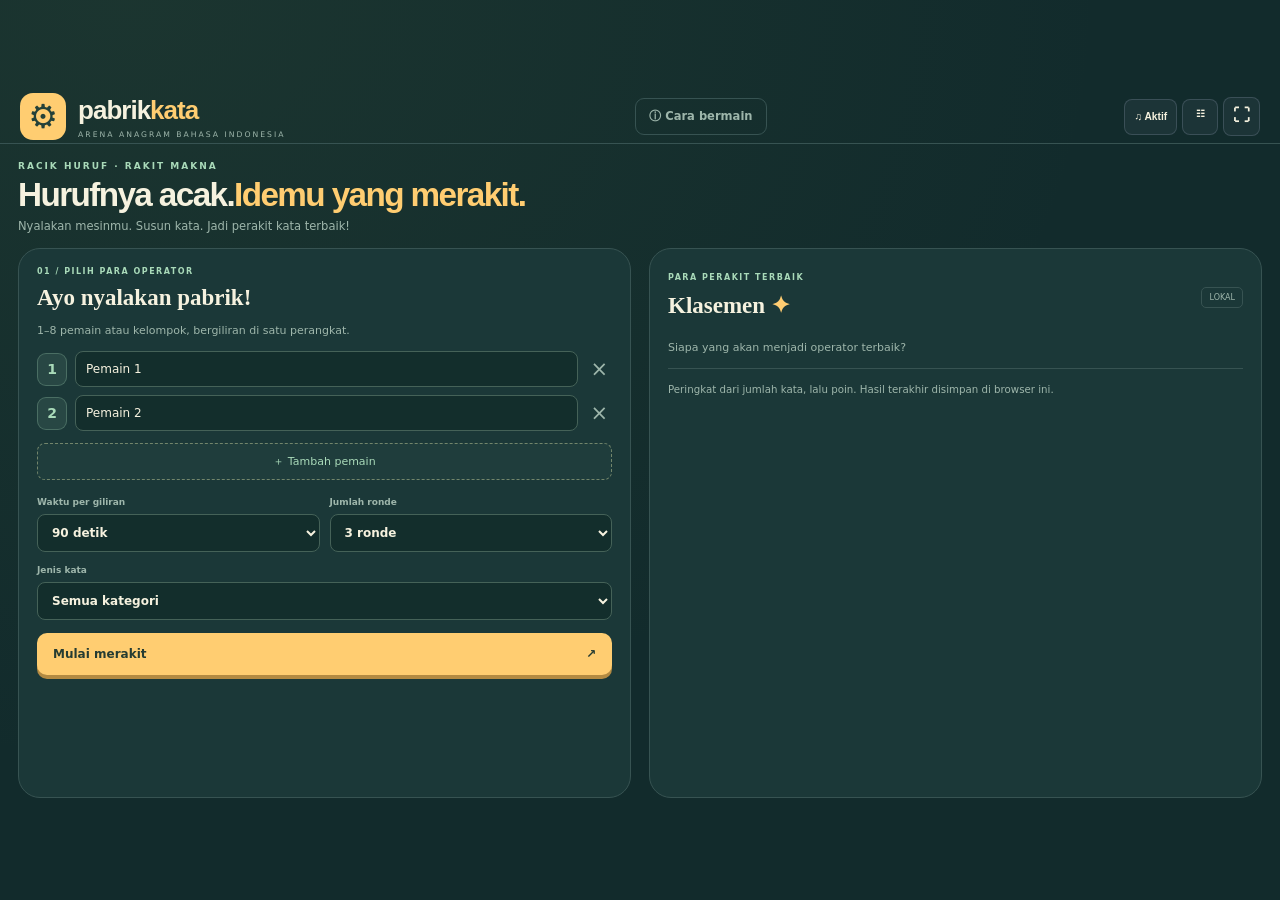
<file: modules/games/03-Pabrik-Kata/index.html>
<!DOCTYPE html><html lang="id"><head><meta charset="UTF-8"><meta name="viewport" content="width=device-width,initial-scale=1"><title>Pabrik Kata — Arena Anagram</title><style>
:root{--bg:#122b2c;--panel:#1b3838;--border:#375352;--ink:#f6f2df;--muted:#9eb6ab;--gold:#ffcd71;--mint:#a9dab9;--orange:#fb9c71}*{box-sizing:border-box}body{margin:0;background:var(--bg);color:var(--ink);font:500 14px 'Segoe UI',system-ui,sans-serif;background-image:radial-gradient(ellipse at 10% 0,#58764822,transparent 60%)}button,input,select{font:inherit}button{cursor:pointer;touch-action:manipulation}button:disabled{cursor:default;opacity:.45}button:focus-visible,input:focus-visible,select:focus-visible{outline:3px solid var(--gold);outline-offset:3px}[hidden]{display:none!important}header{max-width:1280px;margin:auto;padding:24px 35px;display:flex;justify-content:space-between;align-items:center;border-bottom:1px solid var(--border)}.brand{display:flex;gap:12px;align-items:center}.brand-icon{width:45px;height:45px;background:var(--gold);border-radius:13px;color:#244139;display:grid;place-items:center;font-size:33px;font-weight:900}.brand b{font:900 26px 'Trebuchet MS',sans-serif;letter-spacing:-1px}.brand small{display:block;font-size:8px;letter-spacing:2px;color:var(--muted);margin-top:4px}.ghost{background:transparent;border:1px solid var(--border);color:var(--muted);padding:10px 14px;border-radius:9px;font-size:12px;font-weight:700}main{max-width:1220px;margin:auto;padding:32px 35px 20px}.intro{display:flex;justify-content:space-between;align-items:center;margin-bottom:26px}.eyebrow{font-size:9px;letter-spacing:2px;font-weight:800;color:var(--mint)}h1{font:900 clamp(30px,4vw,49px)/1.1 'Trebuchet MS',sans-serif;letter-spacing:-1.6px;margin:12px 0}h1 span{color:var(--gold)}.intro p{font-size:12px;color:var(--muted)}.edition{border:1px solid #668171;border-radius:50%;width:110px;height:110px;display:grid;place-content:center;text-align:center;transform:rotate(9deg);font-size:9px;letter-spacing:2px;color:var(--mint)}.edition b{font-size:32px}.layout{display:grid;grid-template-columns:minmax(0,1fr) 320px;gap:23px;align-items:start}.game,.card{background:var(--panel);border:1px solid var(--border);border-radius:22px}.game{overflow:hidden}.game-head{display:flex;justify-content:space-between;padding:16px 23px;border-bottom:1px solid var(--border);font-size:9px;letter-spacing:1px;font-weight:800;color:var(--mint)}.game-head span:first-child:before{content:'●';color:var(--gold);margin-right:8px}.stats{display:flex;justify-content:space-between;padding:18px 24px 10px}.stats small{display:block;font-size:8px;letter-spacing:1.4px;color:var(--muted);font-weight:800;margin-bottom:5px}.stats strong{font:800 22px 'Trebuchet MS'}.timer{text-align:right}.timer strong{color:var(--gold);font-size:28px;font-variant-numeric:tabular-nums}.time-track{height:4px;background:#314c48;margin:0 24px;border-radius:10px;overflow:hidden}.time-track div{height:100%;background:var(--gold);width:100%;transition:width .15s linear}.machine-scene{height:220px;position:relative;background:radial-gradient(ellipse at 50% 70%,#d1ba7520,transparent 65%);overflow:hidden}.machine{width:310px;max-width:90%;margin:auto;position:relative;height:100%}.machine svg{width:100%;height:100%;overflow:visible}.gear{transform-origin:83px 82px;animation:gear 12s linear infinite}.gear-two{transform-origin:224px 82px;animation:gear 12s linear infinite reverse}.belt{stroke-dasharray:5 16;animation:belt .7s linear infinite}.machine .spark,.machine .smoke{opacity:0}.machine.success .spark{animation:sparks 1.4s ease-out}.machine.wrong{animation:shake .5s}.machine.jammed{animation:shake .3s 3}.machine.jammed .gear,.machine.jammed .gear-two,.machine.jammed .belt{animation-play-state:paused}.machine.jammed .smoke{animation:smoke 1s infinite}.machine.turbo svg{filter:drop-shadow(0 0 12px #ffd77366)}.machine.turbo .gear,.machine.turbo .gear-two{animation-duration:1.4s}.output-word{position:absolute;bottom:19px;left:50%;transform:translateX(-50%);background:var(--gold);padding:5px 12px;border-radius:7px;color:#263c32;font-size:12px;font-weight:900;opacity:0;max-width:95%;overflow-wrap:anywhere;text-align:center;pointer-events:none}.success .output-word{animation:wordOut 1.5s ease-out}.power-row{display:flex;justify-content:space-between;align-items:center;padding:0 24px 15px}.battery{display:flex;gap:5px;align-items:center;font-size:10px;color:var(--muted)}.battery-cell{display:block;width:18px;height:26px;border:1px solid var(--mint);background:var(--mint);border-radius:4px;box-shadow:inset 0 0 0 3px #24483a}.battery-cell.empty{background:#294642;border-color:#4c6157;box-shadow:none}.combo{font-size:11px;color:var(--gold);font-weight:800}.combo-track{display:inline-flex;gap:4px;margin-left:7px}.combo-track i{width:9px;height:9px;border-radius:50%;background:#52634d}.combo-track i.on{background:var(--gold);box-shadow:0 0 8px #ffcd7155}.challenge{padding:15px 22px 0;border-top:1px solid var(--border);text-align:center}.category{color:var(--mint);font-size:9px;letter-spacing:1.4px;font-weight:800}.clue{min-height:43px;line-height:1.7;font-size:14px;margin:12px auto 19px;max-width:510px}.slots,.tiles{display:flex;flex-wrap:wrap;gap:6px;justify-content:center;min-height:49px}.slot,.tile{width:40px;height:47px;flex:0 0 auto;border-radius:8px;font-weight:900;font-size:22px;display:grid;place-items:center;padding:0}.slot{color:var(--gold);background:#142b29;border:1px dashed #799582;box-shadow:inset 0 -3px 0 #0b2423}.slot.locked{background:#4b5635;border:1px solid var(--gold);opacity:1}.slot.locked:after{content:'•';font-size:8px;position:absolute;margin-top:31px}.tile{color:#274539;background:var(--tile,#a9dab9);border:1px solid #e5ecd065;box-shadow:0 4px 0 #0c2524;transition:transform .15s}.tile:hover:not(:disabled){transform:translateY(-3px)}.tile.used{background:transparent;border:1px dashed #476058;box-shadow:none;color:transparent;opacity:.45}.tile-label{display:flex;justify-content:space-between;align-items:center;margin:18px 3px 12px;font-size:9px;font-weight:800;letter-spacing:1px;color:var(--muted)}.text-btn{border:0;background:none;color:var(--mint);font-size:11px;font-weight:700;text-decoration:underline;padding:4px}.controls{display:flex;justify-content:center;gap:8px;margin:18px 0 12px}.controls .ghost{font-size:11px;padding:11px}.primary{background:var(--gold);border:0;border-radius:10px;color:#263c32;padding:14px 16px;font-weight:900;font-size:12px;box-shadow:0 4px 0 #b38a42;display:flex;justify-content:space-between;align-items:center;gap:16px}.primary:hover:not(:disabled){background:#ffdda0}.submit{min-width:160px;justify-content:center}.feedback{font-size:12px;min-height:50px;color:var(--muted);line-height:1.6;padding:7px 10px 13px}.feedback.good{color:#b4edbd}.feedback.bad{color:#ffc1a2}.hint-note{border-top:1px solid var(--border);color:#819e90;font-size:9px;padding:15px 22px;display:flex;justify-content:space-between;gap:10px}aside{display:grid;gap:16px}.card{padding:21px}.section-kicker{font-size:8px;color:var(--mint);letter-spacing:1.5px;font-weight:900}h2{font:800 23px 'Trebuchet MS';margin:9px 0}.muted{color:var(--muted);font-size:11px;line-height:1.7}.player-row{display:flex;align-items:center;gap:8px;margin-top:8px}.avatar{background:#a9dab918;border:1px solid #a9dab944;flex-shrink:0;display:grid;place-items:center;border-radius:9px;width:30px;height:33px;color:var(--mint);font-weight:900}input,select{background:#132e2c;border:1px solid #456258;color:var(--ink);border-radius:8px;padding:10px;width:100%;min-width:0;font-size:12px}.remove{border:0;background:none;color:var(--muted);font-size:21px;padding:4px}.add{margin:12px 0 17px;width:100%;border:1px dashed #72856b;background:#a9dab908;color:var(--mint);padding:10px;border-radius:8px;font-size:11px}.settings{display:grid;grid-template-columns:1fr 1fr;gap:10px}label{font-size:9px;color:var(--muted);font-weight:700}select{display:block;margin:7px 0 13px}.full-label{display:block}.card .primary{width:100%;margin-top:6px}.rank-head{display:flex;justify-content:space-between;align-items:center}.badge{font-size:8px;border:1px solid var(--border);padding:5px 7px;border-radius:5px;color:var(--muted)}.rank{border-top:1px solid var(--border);display:flex;align-items:center;gap:10px;padding:13px 0}.rank.active{color:var(--gold)}.rank-num{font:800 21px 'Trebuchet MS';width:21px;color:#90a895}.rank-info{flex:1;min-width:0}.rank-info b{font-size:12px;overflow-wrap:anywhere;display:block}.rank-info small{display:block;font-size:9px;color:var(--muted);margin-top:3px}.points{font:800 22px 'Trebuchet MS';color:var(--gold);text-align:right}.points small{display:block;font:700 8px 'Segoe UI';color:var(--muted)}.rank-note{font-size:9px;color:var(--muted);border-top:1px solid var(--border);padding-top:12px;line-height:1.7}.tip{border:1px solid #607058;border-radius:13px;background:#ffd07705;padding:16px;font-size:11px;color:#c7d3b6;line-height:1.7}.tip b{color:var(--gold)}footer{text-align:center;color:#749588;font-size:8px;letter-spacing:1.5px;padding:32px 0 10px}.modal{position:fixed;inset:0;background:#061b1bdc;backdrop-filter:blur(7px);z-index:5;display:grid;place-items:center;padding:20px;overflow:auto}.dialog{max-height:90dvh;overflow:auto;width:min(100%,480px);padding:30px;border-radius:24px;background:#203e3b;border:1px solid #637d68}.dialog h2{font-size:30px}.dialog p,.dialog li{color:#bfd0bf;line-height:1.8;font-size:13px}.dialog ol{padding-left:20px}.dialog .primary{width:100%;margin-top:22px}.dialog .ghost{width:100%;margin-top:13px}.big-icon{font-size:45px}.danger{color:#ffb38f!important}.answer-key{background:#152d2a;color:var(--gold);padding:9px 12px;border-radius:8px;margin-top:10px;font-weight:900}.busy-note{font-size:11px;color:var(--orange)}@keyframes gear{to{transform:rotate(360deg)}}@keyframes belt{to{stroke-dashoffset:-21}}@keyframes shake{25%{transform:translateX(-5px) rotate(-1deg)}75%{transform:translateX(5px) rotate(1deg)}}@keyframes sparks{10%,50%{opacity:1}100%{opacity:0;transform:translateY(-25px)}}@keyframes smoke{0%{opacity:0;transform:translateY(0)}40%{opacity:.6}100%{opacity:0;transform:translateY(-35px)}}@keyframes wordOut{10%,70%{opacity:1}100%{opacity:0;transform:translate(-50%,-65px) scale(1.2)}}@media(max-width:980px){main{padding:25px}.layout{grid-template-columns:minmax(0,1fr) 290px}.card{padding:17px}.slot,.tile{width:34px;height:42px;font-size:20px}}@media(max-width:740px){header{padding:17px}.brand b{font-size:23px}.brand-icon{width:38px;height:38px}.brand small{font-size:7px}.ghost{font-size:10px;padding:9px}main{padding:24px 14px 14px}.intro h1{font-size:34px;letter-spacing:-1px}.intro p{font-size:11px;line-height:1.6}.edition{display:none}.layout{display:flex;flex-direction:column;gap:16px}.game,aside{width:100%;min-width:0}body:not(.playing) .game{display:none}body:not(.playing) aside{order:0}body.playing .game{order:0}body.playing aside{order:1}body.playing #setup{display:none}.machine-scene{height:185px}.machine{width:270px}.challenge{padding:14px 12px 0}.clue{font-size:13px;margin-bottom:15px}.slot,.tile{width:32px;height:42px;font-size:19px}.slots,.tiles{gap:5px}.controls{gap:6px}.controls .ghost{padding:10px 8px;font-size:10px}.submit{min-width:136px;padding:12px}.power-row{padding:0 16px 14px}.stats{padding:16px}.time-track{margin:0 16px}.hint-note{font-size:8px;padding:13px}.tip{display:none}.dialog{padding:24px}.game-head{padding:14px;font-size:8px}}@media(prefers-reduced-motion:reduce){*,*:before,*:after{animation:none!important;transition:none!important}.machine.success .spark{opacity:1}.success .output-word{opacity:1}}
</style><style id="edu-arcade-layout">/* Kontrol suara bersama, tetap nyaman pada layar sentuh. */
.edu-stage{width:100%;position:relative}.edu-controls{display:flex;gap:5px;align-items:center;flex-shrink:0;margin-left:8px;position:relative;z-index:48;font:700 10px 'Segoe UI',sans-serif;letter-spacing:0;text-transform:none}.edu-controls button,.edu-controls summary{border:1px solid #8290a24d;background:#8290a217;color:inherit;border-radius:8px;min-height:34px;min-width:34px;padding:7px 9px;cursor:pointer;white-space:nowrap;font:inherit;line-height:1.3}.edu-controls summary{list-style:none;text-align:center}.edu-controls summary::-webkit-details-marker{display:none}.edu-controls button:focus-visible,.edu-controls summary:focus-visible{outline:3px solid #d5ab73;outline-offset:2px}.edu-volume>div{position:absolute;right:34px;top:42px;background:#263449;border:1px solid #53627a;padding:17px;color:#e7e4dc;width:230px;border-radius:12px;box-shadow:0 10px 30px #0004;z-index:100;text-transform:none}.edu-volume label{display:block;font-size:12px;font-weight:700;color:#e2e7ee}.edu-volume output{float:right;color:#d7c7f2}.edu-volume input{display:block;width:100%;margin:15px 0 10px;padding:0;accent-color:#baa6db;min-height:24px}.edu-volume small{font-size:10px;color:#aebdce;line-height:1.5;display:block}.edu-fullscreen{font-size:17px!important}.edu-tts-controls{background:var(--paper,#fffcf5);border:1px solid var(--line,#e0d5d5);border-radius:15px;overflow:hidden}.edu-clue-pager{display:flex;justify-content:center;align-items:center;gap:20px;padding:10px;border-top:1px solid #e1d5d5}.edu-clue-pager button{min-width:40px;min-height:34px;border:1px solid #d8cad4;border-radius:8px;background:#f3e8e0;color:#7e627d;font-size:22px}.edu-clue-pager span{font-size:11px;color:#9a8798}.edu-stage #soundToggleBtn,.edu-stage #soundBtn,.edu-stage #btn-audio,.edu-stage #btn-fullscreen,.edu-stage #btnSoundToggle,.edu-stage #btnFullscreenToggle{display:none!important}.edu-stage [hidden]{display:none!important}
@media(min-width:900px) and (min-height:480px){
html{height:100%;overscroll-behavior:none}body{height:100dvh!important;min-height:0!important;max-height:100dvh!important;margin:0!important;padding:0!important;overflow:hidden!important;display:grid!important;place-items:center!important}.edu-stage{width:min(100vw,calc(100dvh * 16 / 9));height:min(100dvh,calc(100vw * 9 / 16));aspect-ratio:16/9;container-type:size;display:flex;flex-direction:column;overflow:hidden;isolation:isolate}.edu-stage>header{position:relative!important;top:auto!important;flex-shrink:0;min-height:0;height:clamp(48px,7.5cqh,80px);padding:8px 20px!important;width:100%;max-width:none;gap:12px}.edu-stage header .brand{font-size:clamp(20px,2cqw,34px)}.edu-stage header .brand-icon{width:clamp(32px,3.6cqw,58px);height:clamp(32px,3.6cqw,58px);font-size:clamp(22px,2.6cqw,40px)}.edu-stage header .brand small{font-size:clamp(6px,.6cqw,11px)}.edu-stage header .ghost{font-size:clamp(10px,.9cqw,16px);padding:10px 13px;min-height:36px}.edu-controls{font-size:clamp(9px,.8cqw,16px)}.edu-controls button,.edu-controls summary{min-height:clamp(34px,5cqh,52px);min-width:clamp(32px,2.8cqw,50px)}.edu-volume>div{top:calc(100% + 8px)}.edu-stage>footer,.edu-stage main>footer{display:none!important}.edu-stage>main{width:100%;max-width:none;min-height:0;flex:1;margin:0;padding:12px 18px;display:flex;flex-direction:column;overflow:hidden}.edu-stage .intro{flex-shrink:0;margin:0 0 10px;min-height:0}.edu-stage .intro h1{font-size:clamp(25px,2.6cqw,43px);line-height:1.1;margin:5px 0}.edu-stage .intro h1 br{display:none}.edu-stage .intro p{font-size:clamp(10px,.9cqw,15px);margin:5px 0}.edu-stage .intro .orbit-label,.edu-stage .intro .garden,.edu-stage .intro .edition{display:none}.edu-stage.edu-playing .intro{display:none}.edu-stage .dialog{max-height:calc(100cqh - 35px);overflow:auto}.edu-stage .modal{padding:16px}.edu-stage #quizModal>div,.edu-stage #setupModal>div,.edu-stage #rulesModal>div{max-height:calc(100cqh - 35px);overflow:auto}.edu-stage .mini-card,.edu-stage .tip{display:none!important}
/* BALON KATA */
body[data-edu-game="roket-kata"] .edu-stage .arena{flex:1;min-height:0;grid-template-columns:minmax(0,1fr) clamp(245px,25cqw,420px);gap:14px;align-items:stretch}body[data-edu-game="roket-kata"] .edu-stage .play-card{min-height:0;display:grid;grid-template-columns:32% minmax(0,1fr);grid-template-rows:36px 62px 4px minmax(0,1fr) auto 24px;border-radius:17px}body[data-edu-game="roket-kata"] .panel-head{grid-column:1/-1;grid-row:1;padding:9px 17px;font-size:clamp(8px,.7cqw,12px)}body[data-edu-game="roket-kata"] .metrics{grid-column:1/-1;grid-row:2;padding:8px 18px}body[data-edu-game="roket-kata"] .metrics strong{font-size:clamp(19px,1.8cqw,33px)}body[data-edu-game="roket-kata"] .metrics .time strong{font-size:clamp(24px,2.5cqw,44px)}body[data-edu-game="roket-kata"] .timer-track{grid-column:1/-1;grid-row:3;margin:0 18px}body[data-edu-game="roket-kata"] .scene{grid-column:1;grid-row:4;height:auto;min-height:0;border-right:1px solid #53607c44}body[data-edu-game="roket-kata"] .flight-rig{width:min(100%,330px);top:18%;max-height:100%}body[data-edu-game="roket-kata"] .altitude{font-size:clamp(7px,.6cqw,11px);max-width:none;left:10px;right:10px;text-align:center;top:8px}body[data-edu-game="roket-kata"] .scene-caption{bottom:9px;padding:0 9px;font-size:clamp(9px,.75cqw,14px);line-height:1.5}body[data-edu-game="roket-kata"] .challenge{grid-column:2;grid-row:4;display:flex;flex-direction:column;justify-content:center;padding:12px 18px;min-height:0}body[data-edu-game="roket-kata"] .challenge p{font-size:clamp(13px,1.25cqw,23px);line-height:1.6;min-height:0;margin:12px auto;max-width:none}body[data-edu-game="roket-kata"] .category{align-self:center;font-size:clamp(8px,.7cqw,13px);padding:6px 10px}body[data-edu-game="roket-kata"] .word{margin:12px 0;max-width:none;gap:5px}body[data-edu-game="roket-kata"] .letter{width:clamp(24px,2.55cqw,48px);height:clamp(34px,5.6cqh,62px);font-size:clamp(20px,2.1cqw,35px)}body[data-edu-game="roket-kata"] .life-row small{font-size:clamp(10px,.85cqw,15px)}body[data-edu-game="roket-kata"] #lives{font-size:clamp(16px,1.5cqw,28px)}body[data-edu-game="roket-kata"] .feedback{min-height:35px;font-size:clamp(10px,.85cqw,16px);line-height:1.5;padding-top:10px}body[data-edu-game="roket-kata"] .keyboard{grid-column:1/-1;grid-row:5;padding:12px 15px 5px;gap:6px}body[data-edu-game="roket-kata"] .key{flex-basis:clamp(36px,4cqw,76px);height:clamp(34px,5.6cqh,60px);font-size:clamp(13px,1.1cqw,22px);width:auto}body[data-edu-game="roket-kata"] .bottom-note{grid-column:1/-1;grid-row:6;padding:5px 16px;font-size:clamp(8px,.7cqw,12px)}body[data-edu-game="roket-kata"] aside{height:100%;display:flex;flex-direction:column;min-height:0;gap:12px}body[data-edu-game="roket-kata"] .side-card{padding:18px;min-height:0;max-height:100%;overflow:auto}body[data-edu-game="roket-kata"] .leaderboard{flex:1}body[data-edu-game="roket-kata"] .rank-row{padding:clamp(8px,1.6cqh,18px) 0}body[data-edu-game="roket-kata"] .rank-info b{font-size:clamp(12px,1.1cqw,20px)}body[data-edu-game="roket-kata"] .rank-info small{font-size:clamp(9px,.8cqw,14px)}body[data-edu-game="roket-kata"] .rank-points{font-size:clamp(23px,2.3cqw,40px)}body[data-edu-game="roket-kata"] .rank-note{font-size:clamp(9px,.8cqw,14px)}body[data-edu-game="roket-kata"]:not(.playing) .arena{display:block}body[data-edu-game="roket-kata"]:not(.playing) .play-card{display:none}body[data-edu-game="roket-kata"]:not(.playing) aside{display:grid;grid-template-columns:minmax(0,1fr) minmax(0,1fr);align-items:stretch;gap:18px}body[data-edu-game="roket-kata"]:not(.playing) #newGame{display:none}
/* PABRIK KATA */
body[data-edu-game="pabrik-kata"] .layout{flex:1;min-height:0;grid-template-columns:minmax(0,1fr) clamp(245px,25cqw,420px);gap:14px;align-items:stretch}body[data-edu-game="pabrik-kata"] .game{display:grid;grid-template-columns:34% minmax(0,1fr);grid-template-rows:36px 64px 4px minmax(0,1fr) 28px;min-height:0}body[data-edu-game="pabrik-kata"] .game-head{grid-column:1/-1;grid-row:1;padding:10px 17px;font-size:clamp(8px,.7cqw,12px)}body[data-edu-game="pabrik-kata"] .stats{grid-column:1/-1;grid-row:2;padding:9px 18px}body[data-edu-game="pabrik-kata"] .stats strong{font-size:clamp(19px,1.9cqw,34px)}body[data-edu-game="pabrik-kata"] .stats .timer strong{font-size:clamp(25px,2.5cqw,44px)}body[data-edu-game="pabrik-kata"] .time-track{grid-column:1/-1;grid-row:3;margin:0 18px}body[data-edu-game="pabrik-kata"] .machine-scene{grid-column:1;grid-row:4;height:auto;min-height:0;align-self:stretch;padding-bottom:100px;display:flex;align-items:center;justify-content:center}body[data-edu-game="pabrik-kata"] .machine{width:100%;max-width:340px;height:auto;aspect-ratio:310/220}body[data-edu-game="pabrik-kata"] .power-row{grid-column:1;grid-row:4;align-self:end;display:flex;flex-direction:column;gap:20px;padding:20px 10px;z-index:2}body[data-edu-game="pabrik-kata"] .battery{font-size:clamp(10px,.8cqw,16px)}body[data-edu-game="pabrik-kata"] .combo{font-size:clamp(10px,.9cqw,17px)}body[data-edu-game="pabrik-kata"] .challenge{grid-column:2;grid-row:4;display:flex;flex-direction:column;justify-content:center;padding:12px 18px;border-top:0;border-left:1px solid #5c735b55;min-height:0}body[data-edu-game="pabrik-kata"] .clue{min-height:0;max-width:none;margin:10px auto 17px;font-size:clamp(13px,1.25cqw,23px);line-height:1.6}body[data-edu-game="pabrik-kata"] .slot,body[data-edu-game="pabrik-kata"] .tile{width:clamp(28px,3cqw,57px);height:clamp(36px,6.5cqh,70px);font-size:clamp(20px,2cqw,36px)}body[data-edu-game="pabrik-kata"] .tile-label{margin:13px 0 10px;font-size:clamp(8px,.7cqw,13px)}body[data-edu-game="pabrik-kata"] .controls{margin:16px 0 7px;gap:7px}body[data-edu-game="pabrik-kata"] .controls button{font-size:clamp(10px,.9cqw,17px);min-height:clamp(35px,5.7cqh,62px);padding:10px 12px}body[data-edu-game="pabrik-kata"] .submit{min-width:130px}body[data-edu-game="pabrik-kata"] .feedback{font-size:clamp(10px,.9cqw,16px);min-height:38px;padding:8px 4px}body[data-edu-game="pabrik-kata"] .hint-note{grid-column:1/-1;grid-row:5;font-size:clamp(8px,.7cqw,12px);padding:7px 16px}body[data-edu-game="pabrik-kata"] aside{height:100%;display:flex;flex-direction:column;min-height:0;gap:12px}body[data-edu-game="pabrik-kata"] .card{padding:18px;min-height:0;max-height:100%;overflow:auto}body[data-edu-game="pabrik-kata"] .card:has(#ranking){flex:1}body[data-edu-game="pabrik-kata"] .rank{padding:clamp(8px,1.6cqh,18px) 0}body[data-edu-game="pabrik-kata"] .rank-info b{font-size:clamp(12px,1.1cqw,20px)}body[data-edu-game="pabrik-kata"] .rank-info small{font-size:clamp(9px,.8cqw,14px)}body[data-edu-game="pabrik-kata"] .points{font-size:clamp(23px,2.3cqw,40px)}body[data-edu-game="pabrik-kata"] .rank-note{font-size:clamp(9px,.8cqw,14px)}body[data-edu-game="pabrik-kata"]:not(.playing) .layout{display:block}body[data-edu-game="pabrik-kata"]:not(.playing) .game{display:none}body[data-edu-game="pabrik-kata"]:not(.playing) aside{display:grid;grid-template-columns:1fr 1fr;gap:18px}body[data-edu-game="pabrik-kata"]:not(.playing) #newGame{display:none}
/* TAMAN KATA */
body[data-edu-game="taman-kata"] .intro{display:none}body[data-edu-game="taman-kata"] .toolbar{height:68px;flex-shrink:0;margin-bottom:12px;padding:8px 15px;border-radius:13px}body[data-edu-game="taman-kata"] .toolbar select{padding:8px 10px;font-size:clamp(10px,.9cqw,16px);margin-top:3px}body[data-edu-game="taman-kata"] .seed-note{display:none}body[data-edu-game="taman-kata"] .layout{flex:1;min-height:0;grid-template-columns:minmax(0,1fr) clamp(320px,33cqw,610px);gap:14px;align-items:stretch}body[data-edu-game="taman-kata"] .board-card{display:grid;grid-template-rows:42px 60px minmax(0,1fr) 45px;min-height:0;border-radius:16px}body[data-edu-game="taman-kata"] .board-top{padding:9px 17px}body[data-edu-game="taman-kata"] .selected-clue{padding:8px 14px;min-height:0}body[data-edu-game="taman-kata"] .selected-clue p{font-size:clamp(11px,1.05cqw,20px);line-height:1.5}body[data-edu-game="taman-kata"] .selected-clue small{font-size:clamp(7px,.65cqw,12px);margin-bottom:2px}body[data-edu-game="taman-kata"] .board-pad{min-height:0;container-type:size;padding:10px;display:flex;align-items:center;justify-content:center}body[data-edu-game="taman-kata"] .board{width:min(calc(100cqw - 20px),calc((100cqh - 20px) * var(--tts-cols) / var(--tts-rows)));height:auto;aspect-ratio:var(--tts-cols) / var(--tts-rows);max-width:none;grid-template-rows:repeat(var(--tts-rows),minmax(0,1fr));border-width:5px;gap:2px;flex-shrink:0}body[data-edu-game="taman-kata"] .cell{aspect-ratio:auto;font-size:clamp(12px,2.9cqh,27px);line-height:1}body[data-edu-game="taman-kata"] .cell .number{font-size:clamp(6px,1.2cqh,11px);top:2px;left:2px}body[data-edu-game="taman-kata"] .progress-wrap{padding:8px 15px;min-height:0}body[data-edu-game="taman-kata"] .progress-text{font-size:clamp(10px,.9cqw,17px)}body[data-edu-game="taman-kata"] .board-foot{display:none}body[data-edu-game="taman-kata"] .aside{height:100%;display:flex;flex-direction:column;gap:12px;min-height:0}body[data-edu-game="taman-kata"] .clue-card{display:flex;flex-direction:column;min-height:0;flex:1}body[data-edu-game="taman-kata"] .clue-head{padding:12px 15px;flex-shrink:0}body[data-edu-game="taman-kata"] .clue-head h2{font-size:clamp(19px,1.8cqw,34px);margin:4px 0}body[data-edu-game="taman-kata"] .tabs{padding:9px 12px 6px;flex-shrink:0}body[data-edu-game="taman-kata"] .tab{padding:8px;font-size:clamp(10px,.9cqw,17px)}body[data-edu-game="taman-kata"] .clues{min-height:0;max-height:none;flex:1;overflow:hidden;padding:0 10px 8px}body[data-edu-game="taman-kata"] .clue-button{font-size:clamp(11px,1cqw,19px);padding:7px 6px;line-height:1.45;gap:8px}body[data-edu-game="taman-kata"] .clue-button strong{font-size:clamp(15px,1.3cqw,24px)}body[data-edu-game="taman-kata"] .clue-button small{font-size:clamp(9px,.7cqw,14px)}body[data-edu-game="taman-kata"] .edu-clue-pager{padding:5px;flex-shrink:0}body[data-edu-game="taman-kata"] .edu-tts-controls{flex-shrink:0}body[data-edu-game="taman-kata"] .actions{padding:10px 10px 3px;gap:5px}body[data-edu-game="taman-kata"] .actions button{font-size:clamp(9px,.78cqw,15px);padding:8px 10px;min-height:34px}body[data-edu-game="taman-kata"] .feedback{min-height:34px;font-size:clamp(10px,.8cqw,15px);padding:5px 12px;line-height:1.5}body[data-edu-game="taman-kata"] .keyboard{padding:4px 10px 11px;gap:5px}body[data-edu-game="taman-kata"] .key{height:clamp(30px,4.8cqh,50px);flex-basis:clamp(28px,3cqw,54px);font-size:clamp(10px,.9cqw,17px)}body[data-edu-game="taman-kata"] .result-list{display:none}body[data-edu-game="taman-kata"] .keyboard-clue{display:none}
/* ULAR TANGGA */
body[data-edu-game="petualangan-kata"] .edu-stage>header{height:clamp(50px,7.5cqh,80px);position:relative!important}body[data-edu-game="petualangan-kata"] header>div{width:100%;max-width:none;margin:0;flex-wrap:nowrap;gap:10px}body[data-edu-game="petualangan-kata"] header h1{font-size:clamp(16px,1.6cqw,29px)}body[data-edu-game="petualangan-kata"] .edu-stage>main{display:grid;grid-template-columns:minmax(0,1fr) clamp(300px,34cqw,620px);gap:14px;align-items:stretch;padding:12px 18px}body[data-edu-game="petualangan-kata"] main>div:first-child{grid-column:auto;min-height:0;justify-content:center;height:100%;gap:7px}body[data-edu-game="petualangan-kata"] .board-wrapper{width:min(100%,calc(100cqh - 105px));max-width:none;height:auto;aspect-ratio:1;margin:0 auto;padding:7px;border-width:1px;border-radius:17px;box-shadow:0 5px 20px #0005,0 0 0 3px #d99e54}body[data-edu-game="petualangan-kata"] .board-svg-overlay,body[data-edu-game="petualangan-kata"] .pawns-layer{inset:7px;width:calc(100% - 14px);height:calc(100% - 14px)}body[data-edu-game="petualangan-kata"] .cell-num{font-size:clamp(9px,1cqw,18px)}body[data-edu-game="petualangan-kata"] main>div:first-child>div:last-child:not(.board-wrapper){margin:0;padding:5px 10px;gap:10px;font-size:clamp(8px,.7cqw,13px)}body[data-edu-game="petualangan-kata"] main>div:last-child{grid-column:auto;min-height:0;height:100%;display:grid;grid-template-rows:auto auto minmax(70px,1fr);gap:10px}body[data-edu-game="petualangan-kata"] main>div:last-child>div{min-height:0;padding:12px;border-radius:15px}body[data-edu-game="petualangan-kata"] main>div:last-child>div:first-child>div:first-child{padding-bottom:8px;margin-bottom:8px}body[data-edu-game="petualangan-kata"] #turnPlayerName{font-size:clamp(17px,1.6cqw,28px)}body[data-edu-game="petualangan-kata"] .scene-3d{transform:scale(.78);transform-origin:center;height:72px}body[data-edu-game="petualangan-kata"] #rollDiceBtn{font-size:clamp(14px,1.3cqw,24px);padding:11px;min-height:45px}body[data-edu-game="petualangan-kata"] #turnStatusBanner{font-size:clamp(10px,.85cqw,16px);padding:7px;line-height:1.5}body[data-edu-game="petualangan-kata"] #playersListContainer{display:grid;grid-template-columns:repeat(2,minmax(0,1fr));gap:6px}body[data-edu-game="petualangan-kata"] #playersListContainer>div{padding:7px;gap:5px}body[data-edu-game="petualangan-kata"] #playersListContainer>div>div:first-child{gap:5px}body[data-edu-game="petualangan-kata"] #playersListContainer .w-9{width:27px;height:29px}body[data-edu-game="petualangan-kata"] #playersListContainer .font-bold{font-size:clamp(10px,.9cqw,16px)}body[data-edu-game="petualangan-kata"] #playersListContainer .text-\[11px\],body[data-edu-game="petualangan-kata"] #playersListContainer .text-\[10px\]{font-size:clamp(8px,.65cqw,12px)}body[data-edu-game="petualangan-kata"] #playersListContainer .text-lg{font-size:clamp(16px,1.5cqw,28px)}body[data-edu-game="petualangan-kata"] #extraPlayerName{font-size:clamp(10px,.85cqw,16px);padding:8px}body[data-edu-game="petualangan-kata"] #addPlayerBtn{font-size:clamp(10px,.85cqw,16px);padding:8px;white-space:nowrap}body[data-edu-game="petualangan-kata"] #gameLogContainer{height:calc(100% - 28px);min-height:30px;font-size:clamp(9px,.75cqw,14px)}
/* TARIK TAMBANG */
body[data-edu-game="tarik-tambang"] #app{height:100%;width:100%;max-width:none;border:0;border-radius:0;box-shadow:none;min-height:0}body[data-edu-game="tarik-tambang"] #top-bar{height:clamp(50px,7.5cqh,80px);min-height:0;padding:8px 18px}body[data-edu-game="tarik-tambang"] .screen{top:clamp(50px,7.5cqh,80px);height:calc(100% - clamp(50px,7.5cqh,80px))}body[data-edu-game="tarik-tambang"] #screen-game{padding:12px 18px!important;gap:12px}body[data-edu-game="tarik-tambang"] #arena{height:clamp(140px,25cqh,290px);min-height:0}body[data-edu-game="tarik-tambang"] #questions-wrapper{min-height:0;gap:15px}body[data-edu-game="tarik-tambang"] .q-panel{min-height:0;padding:13px;gap:9px}body[data-edu-game="tarik-tambang"] .q-text{font-size:clamp(14px,1.35cqw,26px);min-height:60px;padding:12px;line-height:1.6}body[data-edu-game="tarik-tambang"] .option-btn{font-size:clamp(12px,1.12cqw,22px);min-height:clamp(44px,7cqh,86px);padding:10px 13px}body[data-edu-game="tarik-tambang"] .turn-ind{font-size:clamp(12px,1.2cqw,22px)}body[data-edu-game="tarik-tambang"] .score-box{font-size:clamp(13px,1.25cqw,25px);padding:9px 15px}body[data-edu-game="tarik-tambang"] .score-box span{font-size:clamp(22px,2.5cqw,44px)}body[data-edu-game="tarik-tambang"] #timer-box{font-size:clamp(27px,3cqw,50px)}body[data-edu-game="tarik-tambang"] .title{max-width:90%;font-size:clamp(30px,4cqw,70px)!important}body[data-edu-game="tarik-tambang"] #screen-menu .hero-art{height:clamp(70px,17cqh,180px)}body[data-edu-game="tarik-tambang"] #screen-name{padding-top:15px;justify-content:center}body[data-edu-game="tarik-tambang"] #screen-name .avatar-select-group{display:flex;flex-wrap:nowrap;width:auto;max-width:95%;gap:8px;margin:8px 0}body[data-edu-game="tarik-tambang"] #screen-name .avatar-option{width:clamp(55px,6cqw,100px);height:clamp(67px,11cqh,120px)}body[data-edu-game="tarik-tambang"] #screen-name .avatar-option svg{width:65%;height:70%}body[data-edu-game="tarik-tambang"] #screen-name .avatar-option span{font-size:clamp(8px,.8cqw,15px)}body[data-edu-game="tarik-tambang"] #virtual-keyboard{max-width:clamp(400px,42cqw,800px)}body[data-edu-game="tarik-tambang"] .vk-key{font-size:clamp(11px,1cqw,19px);padding:7px 12px}body[data-edu-game="tarik-tambang"] #screen-name .title{font-size:clamp(25px,2.6cqw,44px)!important}body[data-edu-game="tarik-tambang"] .subtitle{font-size:clamp(11px,1cqw,19px)}
/* GALAKSI BAHASA */
body[data-edu-game="galaksi-bahasa"] .edu-stage>header{height:56px!important;min-height:56px;padding:9px 20px!important}body[data-edu-game="galaksi-bahasa"] header h1{font-size:clamp(19px,1.9cqw,34px)!important}body[data-edu-game="galaksi-bahasa"] #mainContainer{padding:12px 18px!important;align-items:stretch;justify-content:center}body[data-edu-game="galaksi-bahasa"] #gameplayScreen:not(.hidden){width:100%;max-width:none;height:100%;min-height:0;display:grid;grid-template-rows:minmax(145px,40%) minmax(0,1fr);gap:12px}body[data-edu-game="galaksi-bahasa"] #gameplayScreen>div:first-child{height:auto!important;min-height:0;border-radius:16px}body[data-edu-game="galaksi-bahasa"] #questionSplitContainer{height:100%;min-height:0;grid-template-columns:repeat(2,minmax(0,1fr));gap:14px}body[data-edu-game="galaksi-bahasa"] #p1Panel,body[data-edu-game="galaksi-bahasa"] #p2Panel{min-height:0!important;padding:12px 15px!important;overflow:hidden}body[data-edu-game="galaksi-bahasa"] #p1Panel>div:first-child,body[data-edu-game="galaksi-bahasa"] #p2Panel>div:first-child{flex-shrink:0;padding-bottom:7px;margin-bottom:9px;gap:6px}body[data-edu-game="galaksi-bahasa"] #p1Panel .font-orbitron,body[data-edu-game="galaksi-bahasa"] #p2Panel .font-orbitron{font-size:clamp(9px,.85cqw,17px)!important}body[data-edu-game="galaksi-bahasa"] #p1Panel>div:nth-child(2),body[data-edu-game="galaksi-bahasa"] #p2TimerContainer{flex-shrink:0;margin-bottom:9px}body[data-edu-game="galaksi-bahasa"] #p1Panel>div:last-child,body[data-edu-game="galaksi-bahasa"] #p2StandardQuestionBlock{min-height:0;padding-top:0;padding-bottom:0}body[data-edu-game="galaksi-bahasa"] #p1QuestionText,body[data-edu-game="galaksi-bahasa"] #p2QuestionText{min-height:45px;margin-bottom:10px;font-size:clamp(13px,1.25cqw,24px);line-height:1.5}body[data-edu-game="galaksi-bahasa"] #p1OptionsGrid,body[data-edu-game="galaksi-bahasa"] #p2OptionsGrid{gap:8px}body[data-edu-game="galaksi-bahasa"] #p1OptionsGrid>button,body[data-edu-game="galaksi-bahasa"] #p2OptionsGrid>button{min-height:clamp(42px,7.6cqh,90px);font-size:clamp(11px,1.05cqw,21px);padding:9px 12px!important;line-height:1.45}body[data-edu-game="galaksi-bahasa"] #p1StatsContainer .font-orbitron,body[data-edu-game="galaksi-bahasa"] #p2HpTextContainer{font-size:clamp(9px,.9cqw,18px)!important}body[data-edu-game="galaksi-bahasa"] #arenaTag{font-size:clamp(9px,.8cqw,16px)!important}body[data-edu-game="galaksi-bahasa"] #p2BossBlock{min-height:0;padding:0}body[data-edu-game="galaksi-bahasa"] #p2BossBlock>div:first-child{padding:10px!important;gap:6px}body[data-edu-game="galaksi-bahasa"] #p2BossBlock>div:first-child>div{display:none}body[data-edu-game="galaksi-bahasa"] #p2BossBlock p{font-size:clamp(11px,1cqw,19px);line-height:1.5}body[data-edu-game="galaksi-bahasa"] #p2BossBlock .grid{margin-top:7px}body[data-edu-game="galaksi-bahasa"] #menuScreen:not(.hidden){width:100%;max-width:none;height:100%;overflow:auto;display:grid;grid-template-columns:1.15fr 1fr;grid-template-rows:auto minmax(220px,1fr) auto;gap:14px;padding:18px!important}body[data-edu-game="galaksi-bahasa"] #menuScreen>.text-center{grid-column:1/-1;margin:0}body[data-edu-game="galaksi-bahasa"] #menuScreen h2{font-size:clamp(25px,2.6cqw,46px);margin-top:8px}body[data-edu-game="galaksi-bahasa"] #menuScreen>.text-center p{font-size:clamp(10px,.85cqw,16px);margin-top:6px}body[data-edu-game="galaksi-bahasa"] #menuScreen>.grid{grid-column:1;grid-row:2;display:flex;flex-direction:column;gap:9px;margin:0;min-height:0}body[data-edu-game="galaksi-bahasa"] #menuScreen>.grid>button{height:auto;min-height:0;flex:1;padding:11px 15px;border-radius:12px}body[data-edu-game="galaksi-bahasa"] #menuScreen>.grid>button>div:not(.absolute)>div:first-child{display:none}body[data-edu-game="galaksi-bahasa"] #menuScreen>.grid>button h3{font-size:clamp(12px,1.15cqw,22px);margin:0;line-height:1.4}body[data-edu-game="galaksi-bahasa"] #menuScreen>.grid>button p{font-size:clamp(9px,.8cqw,16px);margin-top:4px;line-height:1.45}body[data-edu-game="galaksi-bahasa"] #menuScreen>.grid>button>span{font-size:clamp(8px,.7cqw,13px);margin-top:4px}body[data-edu-game="galaksi-bahasa"] .fleet-config{grid-column:2;grid-row:2;padding:12px 15px;margin:0;min-height:0;overflow:auto}body[data-edu-game="galaksi-bahasa"] .fleet-heading{margin-bottom:9px}body[data-edu-game="galaksi-bahasa"] .fleet-heading h3{font-size:clamp(13px,1.2cqw,22px)!important}body[data-edu-game="galaksi-bahasa"] .fleet-grid{grid-template-columns:1fr;gap:12px}body[data-edu-game="galaksi-bahasa"] .craft-choice{padding:4px 5px 6px}body[data-edu-game="galaksi-bahasa"] .craft-choice svg{height:clamp(32px,5cqh,64px)}body[data-edu-game="galaksi-bahasa"] .craft-choice b{font-size:clamp(10px,.85cqw,17px)}body[data-edu-game="galaksi-bahasa"] .craft-choice small{font-size:clamp(8px,.65cqw,13px)}body[data-edu-game="galaksi-bahasa"] #menuScreen>.bg-slate-950\/50{grid-column:1/-1;grid-row:3;padding:10px 15px}body[data-edu-game="galaksi-bahasa"] #menuScreen h4{margin-bottom:8px;font-size:clamp(9px,.8cqw,16px)}body[data-edu-game="galaksi-bahasa"] #menuScreen select{font-size:clamp(10px,.85cqw,16px)!important;min-height:34px;padding:7px}body[data-edu-game="galaksi-bahasa"] #menuScreen label{font-size:clamp(8px,.7cqw,13px);margin-bottom:5px}
}
@media(max-width:899px),(max-height:479px){.edu-stage{width:100%;min-height:100dvh;display:flex;flex-direction:column}.edu-controls{font-size:9px;gap:4px;margin-left:3px}.edu-controls button,.edu-controls summary{padding:7px;min-width:30px;min-height:32px}.edu-volume>div{right:0;width:210px}.edu-stage>header{flex-wrap:wrap;gap:8px}.edu-stage header .brand{font-size:21px}.edu-stage header .brand small{font-size:6px;letter-spacing:.8px}.edu-stage header .brand-icon{width:32px;height:32px;font-size:23px}.edu-stage header #rules,.edu-stage header #rulesBtn{font-size:10px;padding:8px 9px}.edu-stage header .header-actions{gap:4px}body[data-edu-game="taman-kata"] .edu-tts-controls .keyboard-clue{display:block}body[data-edu-game="taman-kata"] .edu-clue-pager{display:none}body[data-edu-game="tarik-tambang"] #top-bar{padding:8px;gap:4px}body[data-edu-game="tarik-tambang"] #status-icons{gap:3px!important}body[data-edu-game="tarik-tambang"] .edu-controls{font-size:8px}body[data-edu-game="galaksi-bahasa"] header>div:last-of-type:has(#btnSoundToggle){display:none}body[data-edu-game="galaksi-bahasa"] header{gap:6px}body[data-edu-game="galaksi-bahasa"] header h1{font-size:17px!important}body[data-edu-game="galaksi-bahasa"] header p{font-size:7px!important}}
@media(min-width:900px) and (min-height:480px){body[data-edu-game="galaksi-bahasa"] #menuScreen>.text-center>span{padding:5px 10px;font-size:8px}body[data-edu-game="galaksi-bahasa"] #menuScreen>.text-center>p{margin-top:4px}body[data-edu-game="galaksi-bahasa"] #menuScreen h2{margin-top:5px;line-height:1.1}body[data-edu-game="galaksi-bahasa"] #menuScreen:not(.hidden){gap:10px;padding:14px!important;grid-template-rows:auto minmax(200px,1fr) auto}body[data-edu-game="galaksi-bahasa"] #menuScreen>.grid>button{padding:8px 12px}body[data-edu-game="galaksi-bahasa"] .fleet-heading{margin-bottom:6px}body[data-edu-game="galaksi-bahasa"] .fleet-config{padding:10px 12px}body[data-edu-game="galaksi-bahasa"] .fleet-grid{gap:9px}body[data-edu-game="galaksi-bahasa"] .fleet-grid h4{margin-bottom:5px}body[data-edu-game="galaksi-bahasa"] #menuScreen>.bg-slate-950\/50{padding:8px 12px}body[data-edu-game="galaksi-bahasa"] #menuScreen h4{margin-bottom:5px}body[data-edu-game="galaksi-bahasa"] #menuScreen label{margin-bottom:3px}}
@media(max-width:899px),(max-height:479px){body[data-edu-game="taman-kata"] .board-card>.edu-tts-controls{border:0;border-top:1px solid #e0d5d5;border-radius:0}}
@media(min-width:900px) and (min-height:480px){body[data-edu-game="galaksi-bahasa"] #menuScreen>div.absolute{display:none}}
@media(max-width:899px),(max-height:479px){.edu-stage.edu-playing .intro{display:none}}
@media(min-width:900px) and (min-height:480px){body[data-edu-game="tarik-tambang"] .vk-key{min-height:clamp(34px,5cqh,58px);min-width:clamp(28px,3cqw,60px)}}
@media(max-width:899px),(max-height:479px){.edu-controls button,.edu-controls summary{min-height:36px}}
</style></head><body data-edu-game="pabrik-kata"><header><div class="brand"><span class="brand-icon">⚙</span><div><b>pabrik<span style="color:var(--gold)">kata</span></b><small>ARENA ANAGRAM BAHASA INDONESIA</small></div></div><button id="rules" class="ghost">ⓘ Cara bermain</button></header><main><div class="intro"><div><span class="eyebrow">RACIK HURUF · RAKIT MAKNA</span><h1>Hurufnya acak.<br><span>Idemu yang merakit.</span></h1><p>Nyalakan mesinmu. Susun kata. Jadi perakit kata terbaik!</p></div><div class="edition"><b>⚙</b>EDISI ANAGRAM</div></div><div class="layout"><section class="game"><div class="game-head"><span id="status">MESIN SIAP BEROPERASI</span><span id="roundLabel">MARI MERAKIT!</span></div><div class="stats"><div><small>OPERATOR HARI INI</small><strong id="playerName">Perakit kata</strong></div><div class="timer"><small>SISA WAKTU</small><strong id="time">01:30</strong></div></div><div class="time-track"><div id="timeBar"></div></div><div class="machine-scene"><div id="machine" class="machine"><svg viewBox="0 0 310 220" role="img" aria-label="Mesin perakit kata dengan roda gigi, lampu, dan ban berjalan"><defs><linearGradient id="body" x2="1" y2="1"><stop stop-color="#a9cfb7"/><stop offset="1" stop-color="#709e87"/></linearGradient></defs><ellipse cx="155" cy="201" rx="124" ry="8" fill="#0b2525" opacity=".5"/><path d="M69 51h172v122H69z" fill="url(#body)" stroke="#153e36" stroke-width="4"/><rect x="65" y="45" width="180" height="14" rx="5" fill="#d9d6ad" stroke="#244b3b" stroke-width="3"/><path d="M76 41V28h38v13" fill="#638a78" stroke="#294f41" stroke-width="3"/><path d="M199 41V22h18v19" fill="#638a78" stroke="#294f41" stroke-width="3"/><rect x="99" y="64" width="111" height="53" rx="10" fill="#244e45" stroke="#d9e0b0" stroke-width="3"/><path d="M119 83q8-10 16 0m38 0q8-10 16 0M144 96q11 12 22 0" fill="none" stroke="#d5edb0" stroke-width="4" stroke-linecap="round"/><circle cx="114" cy="97" r="4" fill="#f0bd86"/><circle cx="195" cy="97" r="4" fill="#f0bd86"/><g class="gear" stroke="#315d4c" stroke-width="6"><circle cx="83" cy="82" r="15" fill="#ebca84"/><path d="M83 60v11m0 22v11M61 82h11m22 0h11M67 66l8 8m16 16 8 8m0-32-8 8M75 90l-8 8"/><circle cx="83" cy="82" r="5" fill="#b19b61"/></g><g class="gear-two" stroke="#315d4c" stroke-width="6"><circle cx="224" cy="82" r="15" fill="#ebca84"/><path d="M224 60v11m0 22v11M202 82h11m22 0h11M208 66l8 8m16 16 8 8m0-32-8 8m-16 16-8 8"/><circle cx="224" cy="82" r="5" fill="#b19b61"/></g><rect x="113" y="130" width="82" height="31" rx="5" fill="#193d34" stroke="#577858" stroke-width="3"/><path d="M120 151h68" stroke="#b3bc84" stroke-width="3"/><circle cx="87" cy="132" r="6" fill="#ffd077" stroke="#446548" stroke-width="2"/><circle cx="222" cy="132" r="6" fill="#efad88" stroke="#446548" stroke-width="2"/><rect x="29" y="168" width="253" height="22" rx="11" fill="#173b34" stroke="#638a6b" stroke-width="3"/><path class="belt" d="M39 180h232" stroke="#8ea179" stroke-width="5"/><path d="M63 193v9m178-9v9" stroke="#729376" stroke-width="8"/><g class="spark" fill="#ffdc84"><path d="M42 65l4-12 4 12 12 4-12 4-4 12-4-12-12-4zM266 44l3-9 3 9 9 3-9 3-3 9-3-9-9-3zM250 118l3-8 3 8 8 3-8 3-3 8-3-8-8-3z"/></g><g class="smoke" fill="#cad4b4"><circle cx="208" cy="20" r="10"/><circle cx="221" cy="10" r="12"/><circle cx="202" cy="0" r="13"/></g></svg><div id="outputWord" class="output-word"></div></div></div><div class="power-row"><div class="battery" id="battery"><span class="battery-cell"></span><span class="battery-cell"></span><span class="battery-cell"></span><span>3 baterai</span></div><div class="combo"><span id="comboLabel">KOMBO 0/3</span><span id="comboDots" class="combo-track"><i></i><i></i><i></i></span></div></div><div class="challenge"><div id="category" class="category">MISI MERAKIT KATA</div><p id="clue" class="clue">Siapkan pemainmu. Mesin kata menunggu untuk dinyalakan!</p><div id="slots" class="slots" aria-label="Susunan jawaban"></div><div class="tile-label"><span>KEPINGAN HURUF</span><button class="text-btn" id="shuffle">↻ Acak posisi</button></div><div id="tiles" class="tiles" aria-label="Huruf acak"></div><div class="controls"><button class="ghost" id="clear">↶ Kosongkan</button><button class="primary submit" id="submit">Rakit kata! &nbsp; ↗</button><button class="ghost" id="hint">✦ Bantuan −25</button></div><div id="feedback" class="feedback" aria-live="polite">Klik kepingan huruf untuk menyusunnya.</div><button class="text-btn" id="skip" style="margin-bottom:12px">Lewati kata (−15 poin)</button></div><div class="hint-note"><span>⌨ Ketik huruf · Backspace: hapus · Enter: periksa</span><span id="solvedLabel">0 kata terjawab</span></div></section><aside><section id="setup" class="card"><div class="section-kicker">01 / PILIH PARA OPERATOR</div><h2>Ayo nyalakan pabrik!</h2><p class="muted">1–8 pemain atau kelompok, bergiliran di satu perangkat.</p><div id="playerInputs"></div><button id="add" class="add">＋ Tambah pemain</button><div class="settings"><label>Waktu per giliran<select id="duration"><option value="60">60 detik</option><option value="90" selected>90 detik</option><option value="120">120 detik</option></select></label><label>Jumlah ronde<select id="rounds"><option value="1">1 ronde</option><option value="3" selected>3 ronde</option><option value="5">5 ronde</option></select></label></div><label class="full-label">Jenis kata<select id="topic"><option value="all">Semua kategori</option><option value="Kosakata">Kosakata</option><option value="Sastra">Sastra & majas</option></select></label><button id="start" class="primary">Mulai merakit <span>↗</span></button></section><section class="card"><div class="rank-head"><div><span class="section-kicker">PARA PERAKIT TERBAIK</span><h2>Klasemen <span style="color:var(--gold)">✦</span></h2></div><span class="badge">LOKAL</span></div><div id="ranking"><p class="muted">Siapa yang akan menjadi operator terbaik?</p></div><div class="rank-note">Peringkat dari jumlah kata, lalu poin. Hasil terakhir disimpan di browser ini.</div></section><div class="tip"><b>⚡ Kombo tiga, mesin menyala!</b><br>Jawab 3 kata berturut-turut untuk mode turbo. Jawaban berikutnya makin bernilai.</div><button class="ghost" id="newGame" hidden>Atur permainan baru ↗</button></aside></div><footer>HURUF KECIL, IDE BESAR. &nbsp; ⚙ &nbsp; DIRAKIT DENGAN RASA INGIN TAHU.</footer></main><div id="modal" class="modal" hidden><div id="dialog" class="dialog" role="dialog" aria-modal="true" aria-labelledby="dialogTitle"></div></div><script>
const BANK=[{"category":"Kosakata","answer":"KAMUS","clue":"Buku yang memuat daftar kata beserta artinya."},{"category":"Kosakata","answer":"SINONIM","clue":"Kata yang memiliki makna sama atau hampir sama dengan kata lain."},{"category":"Kosakata","answer":"ANTONIM","clue":"Kata yang maknanya berlawanan dengan kata lain."},{"category":"Kosakata","answer":"PARAGRAF","clue":"Kumpulan kalimat yang membahas satu gagasan utama."},{"category":"Kosakata","answer":"KALIMAT","clue":"Satuan bahasa yang mengungkapkan pikiran secara utuh."},{"category":"Kosakata","answer":"GAGASAN","clue":"Hasil pemikiran atau ide."},{"category":"Kosakata","answer":"BAKU","clue":"Sebutan bagi bentuk bahasa yang sesuai dengan kaidah standar."},{"category":"Kosakata","answer":"EJAAN","clue":"Kaidah penulisan huruf, kata, dan tanda baca."},{"category":"Kosakata","answer":"IMBUHAN","clue":"Unsur yang ditambahkan pada kata dasar untuk membentuk kata baru."},{"category":"Kosakata","answer":"AWALAN","clue":"Imbuhan yang terletak di depan kata dasar."},{"category":"Kosakata","answer":"AKHIRAN","clue":"Imbuhan yang terletak di belakang kata dasar."},{"category":"Kosakata","answer":"SISIPAN","clue":"Imbuhan yang disisipkan di tengah kata dasar."},{"category":"Kosakata","answer":"SUBJEK","clue":"Unsur kalimat yang menjadi pokok pembicaraan."},{"category":"Kosakata","answer":"PREDIKAT","clue":"Unsur kalimat yang menerangkan subjek, misalnya tindakannya."},{"category":"Kosakata","answer":"OBJEK","clue":"Unsur yang menjadi sasaran tindakan pada kalimat transitif."},{"category":"Kosakata","answer":"VERBA","clue":"Istilah lain untuk kata kerja."},{"category":"Kosakata","answer":"NOMINA","clue":"Istilah lain untuk kata benda."},{"category":"Kosakata","answer":"ADJEKTIVA","clue":"Istilah lain untuk kata sifat."},{"category":"Kosakata","answer":"KONJUNGSI","clue":"Kata yang menghubungkan kata, frasa, klausa, atau kalimat."},{"category":"Kosakata","answer":"PRONOMINA","clue":"Kata yang menggantikan orang atau benda, seperti aku dan dia."},{"category":"Kosakata","answer":"WAWANCARA","clue":"Tanya jawab dengan narasumber untuk memperoleh informasi."},{"category":"Kosakata","answer":"NARASUMBER","clue":"Orang yang menjadi sumber informasi dalam wawancara."},{"category":"Kosakata","answer":"RINGKASAN","clue":"Penyajian singkat yang memuat pokok-pokok isi bacaan."},{"category":"Kosakata","answer":"KESIMPULAN","clue":"Inti akhir yang diperoleh dari suatu pembahasan."},{"category":"Kosakata","answer":"FAKTA","clue":"Pernyataan tentang sesuatu yang benar-benar terjadi dan dapat dibuktikan."},{"category":"Kosakata","answer":"OPINI","clue":"Pendapat atau pandangan seseorang."},{"category":"Kosakata","answer":"ARGUMENTASI","clue":"Uraian alasan untuk memperkuat atau menolak suatu pendapat."},{"category":"Kosakata","answer":"PERSUASI","clue":"Ajakan atau bujukan agar orang mengikuti suatu gagasan."},{"category":"Kosakata","answer":"DESKRIPSI","clue":"Penggambaran suatu objek secara terperinci."},{"category":"Kosakata","answer":"NARASI","clue":"Penceritaan suatu kejadian secara berurutan."},{"category":"Sastra","answer":"PANTUN","clue":"Puisi lama empat baris dengan sampiran dan isi serta rima a-b-a-b."},{"category":"Sastra","answer":"SYAIR","clue":"Puisi lama empat baris yang semuanya merupakan isi, dengan rima a-a-a-a."},{"category":"Sastra","answer":"GURINDAM","clue":"Puisi lama dua baris yang biasanya memuat nasihat."},{"category":"Sastra","answer":"PUISI","clue":"Karya sastra yang mengutamakan keindahan bahasa, irama, dan pilihan kata."},{"category":"Sastra","answer":"PROSA","clue":"Karya sastra berbentuk karangan bebas yang tidak terikat aturan bait."},{"category":"Sastra","answer":"CERPEN","clue":"Singkatan untuk cerita pendek."},{"category":"Sastra","answer":"NOVEL","clue":"Cerita rekaan panjang yang menampilkan perjalanan hidup tokoh."},{"category":"Sastra","answer":"FABEL","clue":"Cerita dengan tokoh binatang yang berperilaku seperti manusia."},{"category":"Sastra","answer":"LEGENDA","clue":"Cerita rakyat yang sering dihubungkan dengan asal-usul suatu tempat."},{"category":"Sastra","answer":"DONGENG","clue":"Cerita khayalan yang diwariskan secara turun-temurun."},{"category":"Sastra","answer":"TOKOH","clue":"Pelaku dalam suatu cerita."},{"category":"Sastra","answer":"ALUR","clue":"Rangkaian peristiwa dalam cerita."},{"category":"Sastra","answer":"LATAR","clue":"Keterangan tempat, waktu, dan suasana dalam cerita."},{"category":"Sastra","answer":"AMANAT","clue":"Pesan yang ingin disampaikan pengarang kepada pembaca."},{"category":"Sastra","answer":"TEMA","clue":"Gagasan dasar yang menjadi landasan sebuah cerita."},{"category":"Sastra","answer":"DIALOG","clue":"Percakapan antara dua tokoh atau lebih."},{"category":"Sastra","answer":"MONOLOG","clue":"Tuturan panjang yang diucapkan oleh satu tokoh."},{"category":"Sastra","answer":"RIMA","clue":"Persamaan bunyi pada puisi."},{"category":"Sastra","answer":"BAIT","clue":"Kesatuan beberapa baris dalam puisi."},{"category":"Sastra","answer":"DIKSI","clue":"Pilihan kata yang digunakan penulis."},{"category":"Sastra","answer":"METAFORA","clue":"Majas perbandingan langsung, misalnya bintang kelas."},{"category":"Sastra","answer":"HIPERBOLA","clue":"Majas yang menyatakan sesuatu secara berlebihan."},{"category":"Sastra","answer":"PERSONIFIKASI","clue":"Majas yang memberi sifat manusia kepada benda atau alam."},{"category":"Sastra","answer":"LITOTES","clue":"Majas yang mengecilkan kenyataan untuk merendahkan diri."},{"category":"Sastra","answer":"IRONI","clue":"Majas sindiran dengan menyatakan hal yang berlawanan dengan kenyataan."},{"category":"Sastra","answer":"SIMILE","clue":"Majas perbandingan yang memakai kata seperti, bagai, atau laksana."}];
'use strict';
const $=id=>document.getElementById(id),esc=s=>String(s).replace(/[&<>"']/g,c=>({'&':'&amp;','<':'&lt;','>':'&gt;','"':'&quot;',"'":'&#39;'}[c]));
let names=['Pemain 1','Pemain 2'],players=[],turn=0,round=1,maxRounds=3,duration=90,pool=[],deck=[],current=null,tiles=[],order=[],slots=[],locked=-1,hinted=false,batteries=3,streak=0,state='setup',remaining=90000,deadline=0,ticker=null,pending=null,focusBefore=null;
const colors=['#b6dbba','#ffcd82','#d4bcea','#a9d7d3','#e9b7a1'];
function shuffled(list){const a=[...list];for(let i=a.length-1;i>0;i--){const j=Math.floor(Math.random()*(i+1));[a[i],a[j]]=[a[j],a[i]]}return a}
function scramble(word){let a=shuffled([...word]);if(a.join('')===word){const i=a.findIndex(c=>c!==a[0]);if(i>=0)[a[0],a[i]]=[a[i],a[0]]}return a}
function ranked(a){return [...a].sort((x,y)=>y.solved-x.solved||y.score-x.score||x.id-y.id)}
function wordPoints(combo,help){return 100+(combo>=3?50:0)-(help?25:0)}
function form(){document.querySelectorAll('.name-input').forEach((el,i)=>names[i]=el.value);$('playerInputs').innerHTML=names.map((n,i)=>`<div class="player-row"><span class="avatar">${i+1}</span><input class="name-input" maxlength="24" aria-label="Nama pemain ${i+1}" value="${esc(n)}">${names.length>1?`<button class="remove" data-remove="${i}" aria-label="Hapus pemain ${i+1}">×</button>`:''}</div>`).join('');$('add').disabled=names.length>=8;$('add').textContent=names.length>=8?'Maksimal 8 pemain':'＋ Tambah pemain';document.querySelectorAll('[data-remove]').forEach(b=>b.onclick=()=>{document.querySelectorAll('.name-input').forEach((el,i)=>names[i]=el.value);names.splice(+b.dataset.remove,1);$('playerInputs').innerHTML='';form()})}
function modal(html){focusBefore=document.activeElement;$('dialog').innerHTML=html;$('modal').hidden=false;$('dialog').querySelector('button')?.focus()}
function close(){ $('modal').hidden=true;focusBefore?.focus() }
function message(text,kind=''){ $('feedback').textContent=text;$('feedback').className='feedback '+kind }
function rankUI(data=players){$('ranking').innerHTML=ranked(data).map((p,i)=>`<div class="rank ${data===players&&p.id===turn&&state!=='finished'?'active':''}"><span class="rank-num">${i===0?'✦':i+1}</span><div class="rank-info"><b>${esc(p.name)}</b><small>${p.solved} kata terjawab</small></div><span class="points">${p.score}<small>POIN</small></span></div>`).join('')}
function render(){const playable=state==='playing';$('slots').innerHTML=slots.map((id,i)=>`<button class="slot ${i===locked?'locked':''}" data-slot="${i}" aria-label="Posisi ${i+1}${id===null?' kosong':': '+tiles[id]}${i===locked?' terkunci':''}" ${!playable||id===null||i===locked?'disabled':''}>${id===null?'':tiles[id]}</button>`).join('');$('tiles').innerHTML=order.map(id=>`<button class="tile ${slots.includes(id)?'used':''}" data-tile="${id}" style="--tile:${colors[id%colors.length]}" aria-label="Huruf ${tiles[id]}, keping ${id+1}" ${!playable||slots.includes(id)?'disabled':''}>${tiles[id]}</button>`).join('');document.querySelectorAll('[data-tile]').forEach(b=>b.onclick=()=>pick(+b.dataset.tile));document.querySelectorAll('[data-slot]').forEach(b=>b.onclick=()=>unpick(+b.dataset.slot));for(const id of ['submit','clear','shuffle','skip'])$(id).disabled=!playable;$('hint').disabled=!playable||hinted;$('hint').textContent=hinted?'✦ Bantuan dipakai':'✦ Bantuan −25';$('rules').disabled=['wrong','jammed','feedback'].includes(state);$('battery').innerHTML=Array.from({length:3},(_,i)=>`<span class="battery-cell ${i<batteries?'':'empty'}"></span>`).join('')+`<span style="margin-left:5px">${batteries} baterai</span>`;$('battery').setAttribute('aria-label',batteries+' baterai tersisa');$('comboLabel').textContent=streak>=3?'⚡ TURBO! +50 POIN':'KOMBO '+streak+'/3';$('comboDots').innerHTML=Array.from({length:3},(_,i)=>`<i class="${i<streak?'on':''}"></i>`).join('');$('machine').classList.toggle('turbo',streak>=3)}
function clock(){if(['playing','wrong','jammed'].includes(state)){remaining=Math.max(0,deadline-performance.now());if(!remaining){endTurn();return}}const s=Math.ceil(remaining/1000);$('time').textContent=String(Math.floor(s/60)).padStart(2,'0')+':'+String(s%60).padStart(2,'0');$('timeBar').style.width=(remaining/(duration*1000)*100)+'%';$('time').classList.toggle('danger',s<=15)}
function active(){if(state!=='playing')return false;clock();return state==='playing'}
function pick(id){if(!active()||slots.includes(id))return;const index=slots.indexOf(null);if(index<0)return;slots[index]=id;render()}
function unpick(i){if(!active()||i===locked)return;slots[i]=null;render()}
function clearSlots(){if(!active())return;slots=slots.map((id,i)=>i===locked?id:null);render()}
function prepareWord(){if(state==='setup'||state==='finished')return;if(!deck.length)deck=shuffled(pool);if(deck.length>1&&deck.at(-1)===current)[deck[0],deck[deck.length-1]]=[deck.at(-1),deck[0]];current=deck.pop();tiles=scramble(current.answer);order=tiles.map((_,i)=>i);slots=Array(tiles.length).fill(null);hinted=false;locked=-1;state='playing';deadline=performance.now()+remaining;$('machine').classList.remove('success','wrong','jammed');$('outputWord').textContent='';$('category').textContent='⚙ '+current.category.toUpperCase()+' · '+tiles.length+' HURUF';$('clue').textContent=current.clue;message('Klik huruf untuk mengisi jawaban. Klik jawaban untuk mengembalikannya.');render();clock()}
function begin(){window.HumaGameBridge?.start();clearInterval(ticker);clearTimeout(pending);players=[...document.querySelectorAll('.name-input')].map((el,id)=>({id,name:el.value.trim()||'Pemain '+(id+1),score:0,solved:0}));duration=+$('duration').value;maxRounds=+$('rounds').value;const topic=$('topic').value;pool=BANK.filter(w=>topic==='all'||w.category===topic);deck=shuffled(pool);turn=0;round=1;document.body.classList.add('playing');$('setup').hidden=true;$('newGame').hidden=true;ticker=setInterval(clock,100);startTurn()}
function startTurn(){state='ready';batteries=3;streak=0;remaining=duration*1000;$('machine').classList.remove('success','wrong','jammed','turbo');$('playerName').textContent=players[turn].name;$('roundLabel').textContent='RONDE '+round+' / '+maxRounds;$('status').textContent='PABRIK SEDANG BEROPERASI';$('solvedLabel').textContent=players[turn].solved+' kata terjawab';render();rankUI();clock();modal(`<div class="big-icon">⚙️</div><div class="eyebrow">RONDE ${round} DARI ${maxRounds}</div><h2 id="dialogTitle">Giliran ${esc(players[turn].name)}</h2><p>Susun sebanyak mungkin kata dalam <b>${duration} detik</b>. Tiga baterai menjaga mesin tetap hidup. Siap jadi perakit terbaik?</p><button class="primary" id="go">Saya siap, nyalakan mesin! →</button>`);$('go').onclick=()=>{close();prepareWord()}}
function submit(){if(!active())return;if(slots.includes(null)){message('Masih ada tempat kosong. Susun semua huruf dahulu.');return}if(slots.map(id=>tiles[id]).join('')===current.answer){remaining=Math.max(0,deadline-performance.now());state='feedback';streak++;const points=wordPoints(streak,hinted);players[turn].score+=points;players[turn].solved++;$('solvedLabel').textContent=players[turn].solved+' kata terjawab';$('machine').classList.add('success');$('outputWord').textContent=current.answer;message('Benar! +'+points+' poin.'+(streak>=3?' ⚡ Turbo menyala!':' '+(3-streak)+' jawaban lagi menuju turbo.'),'good');rankUI();render();pending=setTimeout(()=>{if(remaining>0)prepareWord();else endTurn()},1500)}else{batteries--;streak=0;state=batteries===0?'jammed':'wrong';$('machine').classList.add(batteries===0?'jammed':'wrong');message(batteries===0?'Mesin macet! Perbaikan 3 detik… Waktu tetap berjalan.':'Belum tepat! Satu baterai habis. Susun ulang dan coba lagi.','bad');render();pending=setTimeout(()=>{if(!['wrong','jammed'].includes(state))return;const jam=state==='jammed';clock();if(!['wrong','jammed'].includes(state))return;if(jam)batteries=3;state='playing';slots=slots.map((id,i)=>i===locked?id:null);$('machine').classList.remove('wrong','jammed');message(jam?'Mesin pulih, baterai terisi! Coba susun kata yang sama.':'Ayo coba susunan lain.');render()},batteries===0?3000:700)}}
function help(){if(!active()||hinted)return;slots=slots.map(()=>null);const id=tiles.findIndex(c=>c===current.answer[0]);slots[0]=id;locked=0;hinted=true;streak=0;message('Huruf pertama dikunci. Poin jawaban ini berkurang 25; kombo mulai lagi.');render()}
function skip(){if(!active())return;remaining=Math.max(0,deadline-performance.now());state='feedback';streak=0;players[turn].score=Math.max(0,players[turn].score-15);message('Kata yang benar: '+current.answer+'. Kata berikutnya segera datang.','bad');rankUI();render();pending=setTimeout(()=>{if(remaining>0)prepareWord();else endTurn()},1700)}
function endTurn(){clearTimeout(pending);state='between';remaining=0;clock();render();const last=current?.answer;turn++;if(turn>=players.length){turn=0;round++}if(round>maxRounds){finish();return}startTurn();if(last){const key=document.createElement('div');key.className='answer-key';key.textContent='Kata terakhir: '+last;$('dialog').appendChild(key)}}
function finish(){window.HumaGameBridge?.finish(players.map(p=>({name:p.name,score:p.score,correct:p.solved})), {mode:duration+' detik · '+maxRounds+' ronde'});clearInterval(ticker);state='finished';render();rankUI();$('newGame').hidden=false;$('status').textContent='PRODUKSI HARI INI SELESAI';const list=ranked(players),best=list[0],winners=list.filter(p=>p.solved===best.solved&&p.score===best.score);try{localStorage.setItem('pabrikkata-standings-v1',JSON.stringify(list))}catch{}modal(`<div class="big-icon">🏆</div><div class="eyebrow">SELAMAT, PARA PERAKIT!</div><h2 id="dialogTitle">${best.solved===0?'Ayo berlatih lagi!':winners.length>1?'Juara bersama!':esc(best.name)+' jadi juara!'}</h2><p>${best.solved===0?'Setiap percobaan membantu mengenali kata baru. Coba lagi!':winners.map(p=>esc(p.name)).join(' & ')+' berhasil merakit '+best.solved+' kata dan meraih '+best.score+' poin.'}</p>${list.map((p,i)=>`<div class="rank"><span class="rank-num">${i+1}</span><div class="rank-info"><b>${esc(p.name)}</b><small>${p.solved} kata</small></div><b class="points">${p.score}</b></div>`).join('')}<button class="primary" id="again">Main lagi →</button><button class="ghost" id="closeResults">Lihat klasemen</button>`);$('again').onclick=()=>{close();reset()};$('closeResults').onclick=close}
function reset(){clearInterval(ticker);clearTimeout(pending);state='setup';document.body.classList.remove('playing');$('setup').hidden=false;$('newGame').hidden=true;streak=0;batteries=3;demo();message('Siapkan pemain untuk giliran baru.');$('status').textContent='MESIN SIAP BEROPERASI'}
function demo(){current={answer:'PABRIK'};tiles=['R','I','P','K','A','B'];order=[0,1,2,3,4,5];slots=Array(6).fill(null);locked=-1;hinted=false;$('machine').classList.remove('success','wrong','jammed','turbo');render()}
$('add').onclick=()=>{if(names.length<8){names.push('Pemain '+(names.length+1));form()}};$('start').onclick=begin;$('submit').onclick=submit;$('clear').onclick=clearSlots;$('hint').onclick=help;$('skip').onclick=skip;$('shuffle').onclick=()=>{if(!active())return;order=shuffled(order);render()};$('newGame').onclick=reset;
$('rules').onclick=()=>{const playing=state==='playing';if(playing){remaining=Math.max(0,deadline-performance.now());state='paused';render()}modal(`<div class="eyebrow">PETUNJUK OPERATOR</div><h2 id="dialogTitle">Rakit kata, raih poin!</h2><ol><li>Baca petunjuk dan klik huruf untuk mengisi tempat kosong. Klik huruf jawaban untuk mengembalikannya.</li><li>Jawaban benar mendapat 100 poin. Mulai jawaban benar ketiga berturut-turut, mode turbo memberi bonus 50 poin per kata.</li><li>Jawaban salah mengurangi satu baterai dan memutus kombo. Tiga kesalahan membuat mesin macet 3 detik. Waktu tetap berjalan, lalu baterai pulih.</li><li>Bantuan mengunci huruf pertama, mengurangi poin jawaban sebesar 25, dan memutus kombo. Satu bantuan per kata.</li><li>Lewati kata untuk melihat jawabannya. Poin dikurangi 15, minimal 0, dan kombo terputus.</li><li>Pemain bergiliran dengan waktu yang sama. Klasemen mengutamakan jumlah kata benar, lalu poin.</li></ol><p>${BANK.length} kata tersedia. Waktu berhenti saat panduan atau hasil jawaban benar ditampilkan. Jika kata habis, bank kata diacak kembali.</p><button class="primary" id="closeRules">Mengerti, lanjut merakit →</button>`);$('closeRules').onclick=()=>{close();if(playing&&state==='paused'){state='playing';deadline=performance.now()+remaining;render()}}};
document.addEventListener('keydown',e=>{if(!$('modal').hidden){if(e.key==='Tab'){const a=[...$('dialog').querySelectorAll('button,input,select')];if(e.shiftKey&&document.activeElement===a[0]){e.preventDefault();a.at(-1)?.focus()}else if(!e.shiftKey&&document.activeElement===a.at(-1)){e.preventDefault();a[0]?.focus()}}return}if(state!=='playing'||e.ctrlKey||e.metaKey||e.altKey||/INPUT|SELECT|TEXTAREA/.test(e.target.tagName))return;if(e.key==='Enter'){e.preventDefault();submit()}else if(e.key==='Backspace'){e.preventDefault();for(let i=slots.length-1;i>=0;i--)if(slots[i]!==null&&i!==locked){unpick(i);break}}else if(/^[a-z]$/i.test(e.key)){e.preventDefault();const id=order.find(id=>tiles[id]===e.key.toUpperCase()&&!slots.includes(id));if(id!==undefined)pick(id)}});
form();demo();try{const saved=JSON.parse(localStorage.getItem('pabrikkata-standings-v1'));if(Array.isArray(saved)&&saved.length&&saved.every(p=>typeof p.name==='string'&&Number.isFinite(p.score)&&Number.isFinite(p.solved)))rankUI(saved)}catch{}

</script><script id="edu-arcade-runtime">(function(){
'use strict';
if(document.getElementById('edu-stage'))return;
const game=document.body.dataset.eduGame;
const stage=document.createElement('div');stage.id='edu-stage';stage.className='edu-stage';
const elements=[...document.body.children].filter(e=>!['SCRIPT','STYLE'].includes(e.tagName));document.body.insertBefore(stage,document.body.firstChild);elements.forEach(e=>stage.appendChild(e));
let prefs={enabled:true,volume:.35};try{const p=JSON.parse(localStorage.getItem('bahasa-arcade-audio-v1'));if(p&&typeof p.enabled==='boolean'&&Number.isFinite(p.volume))prefs={enabled:p.enabled,volume:Math.max(0,Math.min(1,p.volume))}}catch{}
let context=null,lastMajor=0,lastTap=0;const tones={correct:[[660,.08],[880,.08],[1046,.14]],win:[[523,.1],[659,.1],[784,.1],[1046,.25]],climb:[[440,.07],[587,.07],[784,.07],[1046,.14]],wrong:[[230,.1],[155,.17]],fall:[[370,.1],[260,.12],[140,.2]],jam:[[170,.08],[130,.08],[90,.18]],hint:[[620,.07],[820,.1]],skip:[[340,.06],[270,.08]],tap:[[540,.025]]};
function warm(){try{context??=new(window.AudioContext||window.webkitAudioContext)();if(context.state==='suspended')context.resume()}catch{}}
function sound(kind='tap'){if(typeof document!=='undefined'&&document.hidden)return;if(!prefs.enabled||!prefs.volume)return;if(!context||context.state!=='running')return;const now=context.currentTime;if(kind==='tap'){if(now-lastTap<.045||now-lastMajor<.08)return;lastTap=now}else lastMajor=now;try{if(kind==='pop'||kind==='explosion'){const len=context.sampleRate*(kind==='pop'?.075:.22),buffer=context.createBuffer(1,len,context.sampleRate),data=buffer.getChannelData(0);for(let i=0;i<len;i++)data[i]=(Math.random()*2-1)*(1-i/len);const noise=context.createBufferSource(),g=context.createGain(),filter=context.createBiquadFilter();noise.buffer=buffer;filter.type='lowpass';filter.frequency.value=kind==='pop'?1700:600;g.gain.value=prefs.volume*.17;noise.connect(filter);filter.connect(g);g.connect(context.destination);noise.start();return}if(kind==='laser'){const o=context.createOscillator(),g=context.createGain();o.type='triangle';o.frequency.setValueAtTime(950,now);o.frequency.exponentialRampToValueAtTime(140,now+.14);g.gain.setValueAtTime(prefs.volume*.13,now);g.gain.exponentialRampToValueAtTime(.001,now+.16);o.connect(g);g.connect(context.destination);o.start(now);o.stop(now+.17);return}const seq=kind==='roll'?Array.from({length:6},()=>[300+Math.random()*500,.045]):tones[kind]||tones.tap;let t=now;for(const [freq,duration] of seq){const o=context.createOscillator(),g=context.createGain();o.type=kind==='wrong'||kind==='jam'?'triangle':'sine';o.frequency.setValueAtTime(freq,t);g.gain.setValueAtTime(.001,t);g.gain.linearRampToValueAtTime(prefs.volume*(kind==='tap'?.09:.18),t+.008);g.gain.exponentialRampToValueAtTime(.001,t+duration);o.connect(g);g.connect(context.destination);o.start(t);o.stop(t+duration+.01);t+=duration*.85}}catch{}}
window.ArcadeAudio={play:sound,warm,get enabled(){return prefs.enabled},get volume(){return prefs.volume},setEnabled(v){prefs.enabled=!!v;save();renderAudio()},setVolume(v){prefs.volume=Math.max(0,Math.min(1,Number(v)||0));save();renderAudio()}};
function save(){try{localStorage.setItem('bahasa-arcade-audio-v1',JSON.stringify(prefs))}catch{}}
const controls=document.createElement('div');controls.className='edu-controls';controls.innerHTML='<button type="button" class="edu-sound" aria-label="Aktifkan atau matikan efek suara" aria-pressed="true">♫ Aktif</button><details class="edu-volume"><summary aria-label="Atur volume suara">☷</summary><div><label>Volume efek <output></output><input type="range" min="0" max="100" step="5" aria-label="Volume efek suara"></label><small>Pengaturan tersimpan di browser ini.</small></div></details><button type="button" class="edu-fullscreen" aria-label="Layar penuh">⛶</button>';
const host=game==='petualangan-kata'?stage.querySelector('header>div'):game==='tarik-tambang'?document.getElementById('status-icons'):(stage.querySelector('header .header-actions')||stage.querySelector('header'));(host||stage).appendChild(controls);
function renderAudio(){const btn=controls.querySelector('.edu-sound');btn.textContent=prefs.enabled&&prefs.volume?'♫ Aktif':'♫ Mati';btn.setAttribute('aria-pressed',String(prefs.enabled));controls.querySelector('input').value=Math.round(prefs.volume*100);controls.querySelector('output').textContent=Math.round(prefs.volume*100)+'%'}renderAudio();
controls.querySelector('.edu-sound').onclick=()=>{warm();prefs.enabled=!prefs.enabled;save();renderAudio();if(prefs.enabled)sound('hint')};controls.querySelector('input').oninput=e=>{prefs.volume=Number(e.target.value)/100;save();renderAudio()};controls.querySelector('input').onchange=()=>sound('tap');controls.querySelector('.edu-fullscreen').onclick=async()=>{try{if(document.fullscreenElement)await document.exitFullscreen();else await document.documentElement.requestFullscreen()}catch{controls.querySelector('.edu-fullscreen').title='Gunakan tombol layar penuh browser jika diperlukan.'}};
document.addEventListener('pointerdown',()=>{if(prefs.enabled)warm()},{capture:true,passive:true});document.addEventListener('keydown',()=>{if(prefs.enabled)warm()},{capture:true});document.addEventListener('click',e=>{if(e.target.closest('button,.avatar-option')&&!e.target.closest('.edu-controls'))sound('tap')});
function wrap(name,after){const original=window[name];if(typeof original!=='function')return;window[name]=function(...args){const result=original.apply(this,args);after?.(args);schedule();return result}}
const nativeMap={correct:'correct',wrong:'wrong',win:'win',click:'tap',tick:'tap',roll:'roll',dice:'roll',ladder:'climb',snake:'fall',pop:'pop',fall:'fall'};
if(game==='petualangan-kata'||game==='tarik-tambang')window.playSound=type=>sound(nativeMap[type]||'tap');
if(game==='roket-kata')window.playTone=type=>sound(nativeMap[type]||'tap');
if(game==='galaksi-bahasa'&&typeof SoundFX!=='undefined'){for(const key of Object.keys(SoundFX)){if(typeof SoundFX[key]==='function'&&key.startsWith('play'))SoundFX[key]=()=>sound(/laser/i.test(key)?'laser':/explosion/i.test(key)?'explosion':/correct/i.test(key)?'correct':/wrong/i.test(key)?'wrong':'win')}}
if(game==='pabrik-kata'){const original=window.submit;window.submit=function(...args){const before={solved:players[turn]?.solved,batteries};const result=original.apply(this,args);if(players[turn]?.solved>before.solved)sound(streak>=3?'climb':'correct');else if(batteries<before.batteries)sound(batteries===0?'jam':'wrong');schedule();return result};wrap('help',()=>sound('hint'));wrap('skip',()=>sound('skip'));wrap('finish',()=>sound('win'));document.getElementById('submit').onclick=()=>window.submit();document.getElementById('hint').onclick=()=>window.help();document.getElementById('skip').onclick=()=>window.skip()}
if(game==='taman-kata'){const original=window.enter;window.enter=function(...args){const before=solved().length;const result=original.apply(this,args);if(!done&&solved().length>before)sound('correct');schedule();return result};wrap('check',()=>sound(errors.size?'wrong':'correct'));wrap('hint',()=>sound('hint'));wrap('finish',()=>sound('win'));wrap('newPuzzle',()=>sound('climb'));document.getElementById('check').onclick=()=>window.check();document.getElementById('hint').onclick=()=>window.hint()}
let timerSecond=null;setInterval(()=>{const el=game==='roket-kata'||game==='pabrik-kata'?document.getElementById('time'):game==='tarik-tambang'?document.getElementById('timer-box'):game==='galaksi-bahasa'?document.getElementById('missionTimeText'):null;if(!el||!active())return;const text=el.textContent.trim(),parts=text.split(':'),sec=parts.length===2?Number(parts[0])*60+Number(parts[1]):parseInt(text);if(sec>0&&sec<=10&&sec!==timerSecond)sound('tap');timerSecond=sec},200);
function visible(el){return el&&!el.hidden&&!el.classList.contains('hidden')&&getComputedStyle(el).display!=='none'}
function active(){if(game==='roket-kata'||game==='pabrik-kata')return document.body.classList.contains('playing');if(game==='tarik-tambang')return visible(document.getElementById('screen-game'));if(game==='galaksi-bahasa')return visible(document.getElementById('gameplayScreen'));return true}
const media=matchMedia('(min-width: 900px) and (min-height: 480px)');let pending=false,ttsPage=0,lastClue='',previousDesktop=null;
if(game==='taman-kata'){const box=document.createElement('div');box.className='edu-tts-controls';const card=stage.querySelector('.board-card');for(const selector of ['.actions','#feedback','#keyboardClue','#keyboard']){const el=card.querySelector(selector);if(el)box.appendChild(el)}stage.querySelector('.aside').insertBefore(box,stage.querySelector('.aside').children[1]||null);const pager=document.createElement('div');pager.className='edu-clue-pager';pager.innerHTML='<button type="button" aria-label="Petunjuk sebelumnya">‹</button><span></span><button type="button" aria-label="Petunjuk berikutnya">›</button>';pager.firstElementChild.setAttribute('aria-label','Petunjuk sebelumnya');stage.querySelector('.clue-card').appendChild(pager);pager.firstElementChild.onclick=()=>{ttsPage--;schedule()};pager.lastElementChild.onclick=()=>{ttsPage++;schedule()}}
function ttsLayout(){const box=stage.querySelector('.edu-tts-controls'),card=stage.querySelector('.board-card'),aside=stage.querySelector('.aside');if(media.matches&&box.parentElement!==aside)aside.insertBefore(box,aside.children[1]||null);else if(!media.matches&&box.parentElement!==card)card.insertBefore(box,card.querySelector('.board-foot'));const board=document.getElementById('board'),cols=puzzle?.grid[0].length||10,rows=puzzle?.grid.length||10;board.style.setProperty('--tts-cols',cols);board.style.setProperty('--tts-rows',rows);const buttons=[...document.querySelectorAll('#clues .clue-button')],pager=stage.querySelector('.edu-clue-pager');if(!media.matches){buttons.forEach(b=>b.hidden=false);pager.hidden=true;return}const count=stage.clientHeight>=850?5:4,pages=Math.max(1,Math.ceil(buttons.length/count)),selected=buttons.findIndex(b=>b.classList.contains('active')),signature=buttons.map(b=>b.dataset.word).join(',')+':'+buttons[selected]?.dataset.word;if(signature!==lastClue){ttsPage=Math.max(0,Math.floor(selected/count));lastClue=signature}ttsPage=Math.max(0,Math.min(pages-1,ttsPage));buttons.forEach((b,i)=>b.hidden=i<ttsPage*count||i>=(ttsPage+1)*count);pager.hidden=pages<=1;const text=(ttsPage+1)+' / '+pages;if(pager.children[1].textContent!==text)pager.children[1].textContent=text;pager.firstElementChild.disabled=ttsPage===0;pager.lastElementChild.disabled=ttsPage===pages-1}
function schedule(){if(pending)return;pending=true;requestAnimationFrame(()=>{pending=false;sync()})}
function sync(){stage.classList.toggle('edu-playing',active());if(game==='taman-kata')ttsLayout();if(previousDesktop!==media.matches){previousDesktop=media.matches;window.dispatchEvent(new Event('resize'))}}
const watched=new Set(['screen-game','gameplayScreen','setup','setupModal','menuScreen','modal']);new MutationObserver(list=>{if(list.some(r=>r.type==='childList'||r.target===document.body||watched.has(r.target.id)))schedule()}).observe(stage,{subtree:true,childList:true,attributes:true,attributeFilter:['class','hidden']});new MutationObserver(schedule).observe(document.body,{attributes:true,attributeFilter:['class']});media.addEventListener('change',schedule);new ResizeObserver(schedule).observe(stage);
if(game==='galaksi-bahasa')new ResizeObserver(()=>window.dispatchEvent(new Event('resize'))).observe(document.getElementById('spaceCanvas').parentElement);
if(game==='petualangan-kata')wrap('renderPawnTokens');sync();
})();
</script><script src="../score-bridge.js?v=20261103-scores" data-game="pabrik-kata"></script></body></html>
</file>
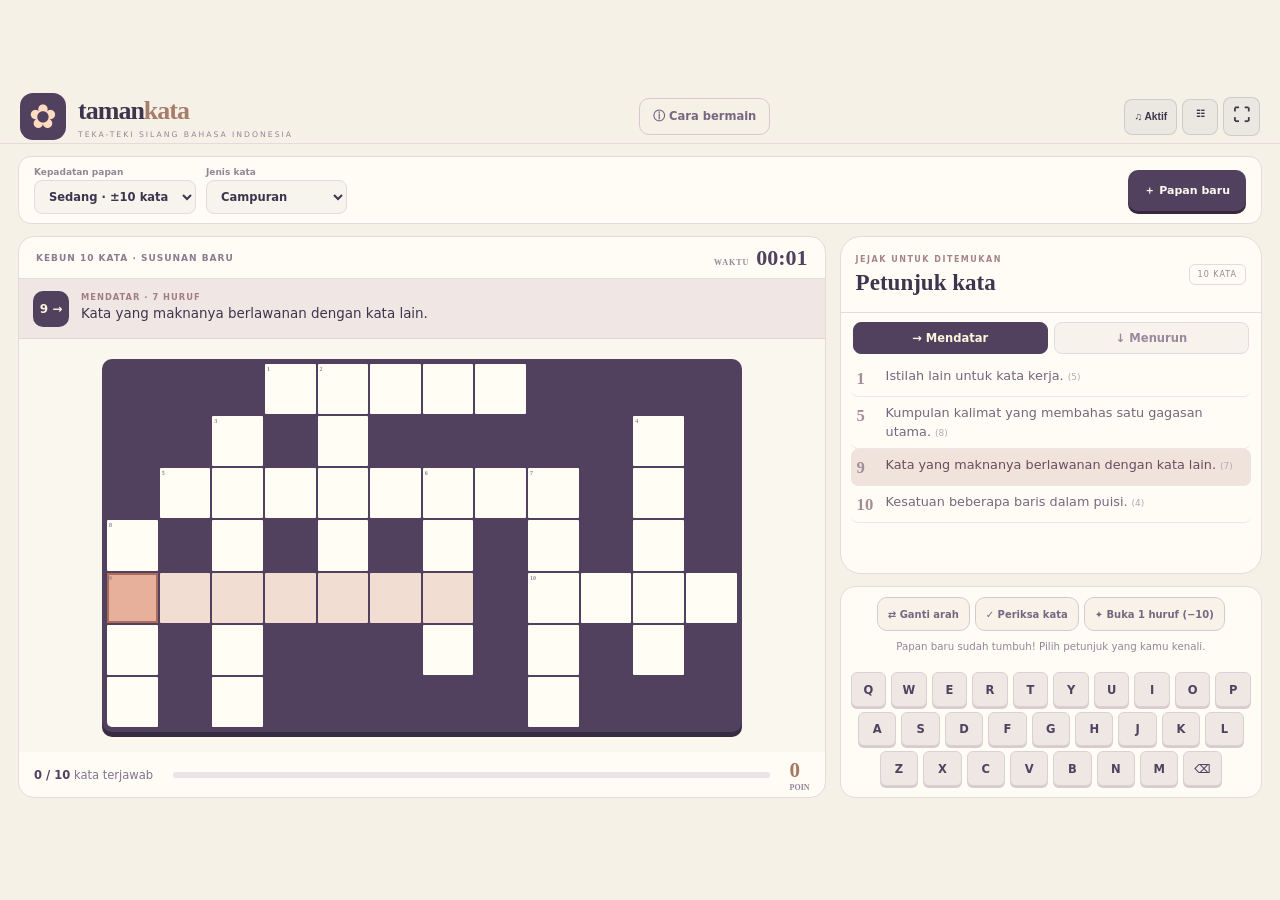
<file: modules/games/04-Teka-Teki-Silang/index.html>
<!DOCTYPE html><html lang="id"><head><meta charset="utf-8"><meta name="viewport" content="width=device-width,initial-scale=1"><title>Taman Kata — Teka-Teki Silang</title><style>
:root{--bg:#f5f1e7;--ink:#3d354e;--muted:#918697;--plum:#51415f;--pink:#eaa58d;--mint:#dbe6d3;--line:#e3dbdd;--paper:#fffcf5}*{box-sizing:border-box}body{margin:0;background:var(--bg);color:var(--ink);font:500 14px 'Segoe UI',system-ui,sans-serif}button,select{font:inherit}button{cursor:pointer;touch-action:manipulation}button:disabled{cursor:default;opacity:.5}button:focus-visible,select:focus-visible{outline:3px solid #cd815f;outline-offset:3px}[hidden]{display:none!important}header{max-width:1300px;margin:auto;padding:24px 38px;border-bottom:1px solid var(--line);display:flex;align-items:center;justify-content:space-between}.brand{display:flex;gap:12px;align-items:center}.brand-icon{width:43px;height:43px;background:var(--plum);color:#ffdbc1;border-radius:13px;display:grid;place-items:center;font-size:30px}.brand b{font:900 26px 'Trebuchet MS';letter-spacing:-1px}.brand small{display:block;font-size:8px;letter-spacing:2px;color:var(--muted);margin-top:4px}.ghost{background:transparent;border:1px solid #d4c9d2;color:#766880;padding:10px 13px;border-radius:10px;font-weight:700;font-size:11px}main{max-width:1220px;margin:auto;padding:30px 38px 15px}.intro{display:flex;align-items:center;justify-content:space-between;margin-bottom:26px}.eyebrow{font-size:9px;letter-spacing:2px;font-weight:900;color:#a77860}h1{font:900 clamp(32px,4vw,48px)/1.12 'Trebuchet MS';letter-spacing:-1.5px;margin:10px 0}h1 span{color:#af7a66}.intro p{color:var(--muted);font-size:12px;line-height:1.8}.garden{width:145px;height:130px}.garden svg{width:100%;height:100%}.blossom{transform-origin:74px 60px;animation:sway 4s ease-in-out infinite}.toolbar{background:var(--paper);border:1px solid var(--line);border-radius:16px;display:flex;align-items:center;justify-content:space-between;padding:14px 18px;margin-bottom:20px;gap:15px}.tools-left{display:flex;gap:10px;align-items:center;flex-wrap:wrap}.toolbar label{font-size:9px;font-weight:800;color:var(--muted)}select{display:block;padding:9px 12px;margin-top:4px;border:1px solid var(--line);border-radius:8px;background:#f7f3ed;color:var(--ink);font-size:11px;font-weight:700}.primary{background:var(--plum);color:#fff9f1;border:0;border-radius:10px;padding:13px 16px;font-size:11px;font-weight:800;box-shadow:0 3px 0 #37283f}.primary:hover{background:#655375}.seed-note{font-size:10px;color:#9b8b98;max-width:190px;line-height:1.7}.layout{display:grid;grid-template-columns:minmax(0,1fr) 330px;gap:22px;align-items:start}.board-card,.clue-card{border:1px solid var(--line);background:var(--paper);border-radius:21px;overflow:hidden}.board-top{display:flex;justify-content:space-between;align-items:center;padding:17px 21px;border-bottom:1px solid var(--line)}.edition{font-size:9px;font-weight:900;letter-spacing:1px;color:#8d7a90}.clock{font:800 22px 'Trebuchet MS';color:var(--plum);font-variant-numeric:tabular-nums}.clock small{font:700 8px 'Segoe UI';letter-spacing:1px;color:var(--muted);margin-right:7px}.selected-clue{padding:14px 20px;display:flex;gap:12px;align-items:center;background:#f0e6e3;border-bottom:1px solid #e2d5d6;min-height:75px}.clue-badge{width:36px;height:36px;border-radius:10px;background:var(--plum);color:#fff4df;display:grid;place-items:center;flex-shrink:0;font-weight:900;font-size:12px}.selected-clue p{margin:0;font-size:12px;line-height:1.7}.selected-clue small{display:block;font-size:8px;font-weight:800;letter-spacing:1px;color:#a17f81;margin-bottom:4px}.board-pad{padding:20px;background:#faf7ee}.board{display:grid;gap:2px;max-width:640px;margin:auto;background:#51415f;border:7px solid #51415f;border-radius:10px;overflow:hidden;box-shadow:0 5px 0 #382c43}.cell{aspect-ratio:1;background:#fffdf4;border:0;color:var(--ink);padding:0;position:relative;display:grid;place-items:center;font:900 clamp(11px,1.7vw,22px) 'Trebuchet MS';min-width:0;touch-action:manipulation;border-radius:1px}.cell .number{position:absolute;top:2px;left:3px;font:800 clamp(6px,.65vw,9px) 'Segoe UI';color:#948399;line-height:1}.cell.marked{background:#f1ddd1}.cell.active{background:#e7b09b;box-shadow:inset 0 0 0 2px #aa6a5c;z-index:1}.cell.correct{color:#4c7854}.cell.error{color:#b43141;background:#ffdde0}.cell.hinted:after{content:'•';position:absolute;bottom:0;right:3px;color:#bf804e;font-size:11px}.cell.void{background:transparent;pointer-events:none}.board:focus-within{outline:none}.progress-wrap{display:flex;justify-content:space-between;align-items:center;padding:18px 20px 10px;gap:20px}.progress-text{font-size:11px;color:#84748d}.progress-text b{color:var(--plum)}.progress-track{flex:1;height:6px;border-radius:20px;background:#ebe4e6;overflow:hidden}.progress-track div{height:100%;background:#a9bc94;width:0;transition:width .3s}.score{font:900 21px 'Trebuchet MS';color:#a5785f}.score small{font:800 8px 'Segoe UI';display:block;color:var(--muted);text-align:right}.actions{display:flex;justify-content:center;gap:8px;padding:12px 16px 7px;flex-wrap:wrap}.actions .ghost{background:#f8f2e9}.feedback{font-size:11px;color:var(--muted);text-align:center;padding:7px 20px 12px;min-height:42px;line-height:1.7}.keyboard{padding:0 12px 15px;display:flex;flex-direction:column;gap:5px}.key-row{display:flex;justify-content:center;gap:5px}.key{background:#eee7e4;border:1px solid #ddd0d5;color:var(--plum);border-radius:6px;flex:0 1 39px;min-width:0;height:34px;padding:0;font-size:11px;font-weight:800;box-shadow:0 2px 0 #d8cbd0}.key:hover{background:#e5d5cc}.key.delete{flex-basis:53px}.board-foot{border-top:1px solid var(--line);padding:13px 20px;font-size:9px;color:#a394a1;text-align:center}.clue-head{padding:20px 20px 15px;display:flex;align-items:center;justify-content:space-between;border-bottom:1px solid var(--line)}h2{font:900 23px 'Trebuchet MS';margin:7px 0}.kicker{font-size:8px;font-weight:800;letter-spacing:1.5px;color:#a48485}.badge{border:1px solid var(--line);border-radius:6px;padding:5px 8px;color:#9b8594;font-size:8px;letter-spacing:1px}.tabs{display:flex;gap:6px;padding:14px 14px 8px}.tab{flex:1;border:1px solid var(--line);border-radius:8px;color:#9a889c;font-size:11px;font-weight:800;background:#f7f2eb;padding:10px}.tab.active{background:var(--plum);color:#fff5dd;border-color:var(--plum)}.clues{padding:0 12px 14px;max-height:610px;overflow:auto}.clue-button{border:0;border-bottom:1px solid #ede6e3;background:none;width:100%;display:flex;gap:10px;text-align:left;padding:13px 8px;color:#75677d;font-size:12px;line-height:1.7;border-radius:7px}.clue-button strong{min-width:21px;font:900 16px 'Trebuchet MS';color:#a58c99;padding-top:2px}.clue-button.active{background:#f0e3db;color:#684c5f}.clue-button.solved{color:#638665}.clue-button small{font-size:9px;color:#b5a7b0}.aside{display:grid;gap:15px}.tip{padding:17px;border:1px solid #d5d9c8;background:#eaf0e2;border-radius:14px;color:#7a8b6a;line-height:1.8;font-size:11px}.tip b{color:#657b58}.result-list{border:1px solid var(--line);padding:18px;border-radius:15px;background:#fffaf2}.result-list h3{font-size:12px;margin:0 0 10px}.record{display:flex;justify-content:space-between;padding:10px 0;border-top:1px solid #ebe3e1;font-size:11px;color:#9b8799}.record b{color:#9d765b}.modal{position:fixed;inset:0;z-index:6;display:grid;place-items:center;padding:20px;background:#392e49ad;backdrop-filter:blur(7px);overflow:auto}.dialog{width:min(100%,460px);max-height:90dvh;overflow:auto;padding:30px;border-radius:24px;background:var(--paper);border:1px solid #e6d5d0;box-shadow:0 20px 80px #32213f44}.dialog h2{font-size:29px}.dialog p,.dialog li{font-size:13px;line-height:1.8;color:#918198}.dialog ol{padding-left:20px}.dialog .primary,.dialog .ghost{width:100%;margin-top:15px}.big-icon{font-size:47px}.summary-box{background:#edece0;padding:16px;border-radius:12px;display:flex;justify-content:space-around;text-align:center;margin:20px 0}.summary-box b{font:900 24px 'Trebuchet MS';display:block;color:#697a55}.summary-box small{font-size:9px;color:#9b8c96}footer{color:#b7a5ad;font-size:8px;letter-spacing:1.4px;padding:28px 0 10px;text-align:center}@keyframes sway{50%{transform:rotate(5deg)}}@media(max-width:960px){main{padding:25px}.layout{grid-template-columns:minmax(0,1fr) 285px}.board-pad{padding:14px}.cell{font-size:clamp(10px,2vw,18px)}.seed-note{display:none}}@media(max-width:740px){header{padding:18px}.brand b{font-size:24px}.brand small{font-size:7px}.brand-icon{width:37px;height:37px}.ghost{font-size:10px;padding:9px 10px}main{padding:24px 12px 12px}.intro h1{font-size:34px;letter-spacing:-1px}.intro{margin-bottom:20px}.intro p{font-size:11px;max-width:290px}.garden{width:83px;height:95px;flex-shrink:0}.toolbar{padding:12px;gap:10px}.tools-left{gap:7px}.toolbar select{font-size:10px;padding:8px}.toolbar .primary{font-size:10px;padding:12px}.layout{grid-template-columns:1fr}.board-pad{padding:12px}.board{border-width:5px;gap:2px}.cell{font-size:clamp(10px,3vw,17px)}.cell .number{font-size:6px;top:1px;left:2px}.board-top{padding:14px}.selected-clue{padding:12px;min-height:77px}.selected-clue p{font-size:11px}.selected-clue small{font-size:7px}.progress-wrap{padding:16px 15px 8px;gap:12px}.progress-text{font-size:10px}.key{height:38px;flex-basis:35px;font-size:10px}.key-row{gap:4px}.key.delete{flex-basis:50px}.clues{max-height:290px}.tip{display:none}.clue-head{padding:16px}.dialog{padding:23px}.score{font-size:18px}}@media(max-width:390px){.garden{display:none}.toolbar .primary{padding:10px}.tools-left{gap:5px}.toolbar label{font-size:8px}}@media(prefers-reduced-motion:reduce){*,*:before,*:after{animation:none!important;transition:none!important}}
.keyboard-clue{display:none}@media(max-width:740px){.keyboard-clue{display:block;margin:0 18px 12px;padding:10px;background:#f2e9e1;border-radius:8px;font-size:10px;color:#8a7385;line-height:1.7}}</style><style id="edu-arcade-layout">/* Kontrol suara bersama, tetap nyaman pada layar sentuh. */
.edu-stage{width:100%;position:relative}.edu-controls{display:flex;gap:5px;align-items:center;flex-shrink:0;margin-left:8px;position:relative;z-index:48;font:700 10px 'Segoe UI',sans-serif;letter-spacing:0;text-transform:none}.edu-controls button,.edu-controls summary{border:1px solid #8290a24d;background:#8290a217;color:inherit;border-radius:8px;min-height:34px;min-width:34px;padding:7px 9px;cursor:pointer;white-space:nowrap;font:inherit;line-height:1.3}.edu-controls summary{list-style:none;text-align:center}.edu-controls summary::-webkit-details-marker{display:none}.edu-controls button:focus-visible,.edu-controls summary:focus-visible{outline:3px solid #d5ab73;outline-offset:2px}.edu-volume>div{position:absolute;right:34px;top:42px;background:#263449;border:1px solid #53627a;padding:17px;color:#e7e4dc;width:230px;border-radius:12px;box-shadow:0 10px 30px #0004;z-index:100;text-transform:none}.edu-volume label{display:block;font-size:12px;font-weight:700;color:#e2e7ee}.edu-volume output{float:right;color:#d7c7f2}.edu-volume input{display:block;width:100%;margin:15px 0 10px;padding:0;accent-color:#baa6db;min-height:24px}.edu-volume small{font-size:10px;color:#aebdce;line-height:1.5;display:block}.edu-fullscreen{font-size:17px!important}.edu-tts-controls{background:var(--paper,#fffcf5);border:1px solid var(--line,#e0d5d5);border-radius:15px;overflow:hidden}.edu-clue-pager{display:flex;justify-content:center;align-items:center;gap:20px;padding:10px;border-top:1px solid #e1d5d5}.edu-clue-pager button{min-width:40px;min-height:34px;border:1px solid #d8cad4;border-radius:8px;background:#f3e8e0;color:#7e627d;font-size:22px}.edu-clue-pager span{font-size:11px;color:#9a8798}.edu-stage #soundToggleBtn,.edu-stage #soundBtn,.edu-stage #btn-audio,.edu-stage #btn-fullscreen,.edu-stage #btnSoundToggle,.edu-stage #btnFullscreenToggle{display:none!important}.edu-stage [hidden]{display:none!important}
@media(min-width:900px) and (min-height:480px){
html{height:100%;overscroll-behavior:none}body{height:100dvh!important;min-height:0!important;max-height:100dvh!important;margin:0!important;padding:0!important;overflow:hidden!important;display:grid!important;place-items:center!important}.edu-stage{width:min(100vw,calc(100dvh * 16 / 9));height:min(100dvh,calc(100vw * 9 / 16));aspect-ratio:16/9;container-type:size;display:flex;flex-direction:column;overflow:hidden;isolation:isolate}.edu-stage>header{position:relative!important;top:auto!important;flex-shrink:0;min-height:0;height:clamp(48px,7.5cqh,80px);padding:8px 20px!important;width:100%;max-width:none;gap:12px}.edu-stage header .brand{font-size:clamp(20px,2cqw,34px)}.edu-stage header .brand-icon{width:clamp(32px,3.6cqw,58px);height:clamp(32px,3.6cqw,58px);font-size:clamp(22px,2.6cqw,40px)}.edu-stage header .brand small{font-size:clamp(6px,.6cqw,11px)}.edu-stage header .ghost{font-size:clamp(10px,.9cqw,16px);padding:10px 13px;min-height:36px}.edu-controls{font-size:clamp(9px,.8cqw,16px)}.edu-controls button,.edu-controls summary{min-height:clamp(34px,5cqh,52px);min-width:clamp(32px,2.8cqw,50px)}.edu-volume>div{top:calc(100% + 8px)}.edu-stage>footer,.edu-stage main>footer{display:none!important}.edu-stage>main{width:100%;max-width:none;min-height:0;flex:1;margin:0;padding:12px 18px;display:flex;flex-direction:column;overflow:hidden}.edu-stage .intro{flex-shrink:0;margin:0 0 10px;min-height:0}.edu-stage .intro h1{font-size:clamp(25px,2.6cqw,43px);line-height:1.1;margin:5px 0}.edu-stage .intro h1 br{display:none}.edu-stage .intro p{font-size:clamp(10px,.9cqw,15px);margin:5px 0}.edu-stage .intro .orbit-label,.edu-stage .intro .garden,.edu-stage .intro .edition{display:none}.edu-stage.edu-playing .intro{display:none}.edu-stage .dialog{max-height:calc(100cqh - 35px);overflow:auto}.edu-stage .modal{padding:16px}.edu-stage #quizModal>div,.edu-stage #setupModal>div,.edu-stage #rulesModal>div{max-height:calc(100cqh - 35px);overflow:auto}.edu-stage .mini-card,.edu-stage .tip{display:none!important}
/* BALON KATA */
body[data-edu-game="roket-kata"] .edu-stage .arena{flex:1;min-height:0;grid-template-columns:minmax(0,1fr) clamp(245px,25cqw,420px);gap:14px;align-items:stretch}body[data-edu-game="roket-kata"] .edu-stage .play-card{min-height:0;display:grid;grid-template-columns:32% minmax(0,1fr);grid-template-rows:36px 62px 4px minmax(0,1fr) auto 24px;border-radius:17px}body[data-edu-game="roket-kata"] .panel-head{grid-column:1/-1;grid-row:1;padding:9px 17px;font-size:clamp(8px,.7cqw,12px)}body[data-edu-game="roket-kata"] .metrics{grid-column:1/-1;grid-row:2;padding:8px 18px}body[data-edu-game="roket-kata"] .metrics strong{font-size:clamp(19px,1.8cqw,33px)}body[data-edu-game="roket-kata"] .metrics .time strong{font-size:clamp(24px,2.5cqw,44px)}body[data-edu-game="roket-kata"] .timer-track{grid-column:1/-1;grid-row:3;margin:0 18px}body[data-edu-game="roket-kata"] .scene{grid-column:1;grid-row:4;height:auto;min-height:0;border-right:1px solid #53607c44}body[data-edu-game="roket-kata"] .flight-rig{width:min(100%,330px);top:18%;max-height:100%}body[data-edu-game="roket-kata"] .altitude{font-size:clamp(7px,.6cqw,11px);max-width:none;left:10px;right:10px;text-align:center;top:8px}body[data-edu-game="roket-kata"] .scene-caption{bottom:9px;padding:0 9px;font-size:clamp(9px,.75cqw,14px);line-height:1.5}body[data-edu-game="roket-kata"] .challenge{grid-column:2;grid-row:4;display:flex;flex-direction:column;justify-content:center;padding:12px 18px;min-height:0}body[data-edu-game="roket-kata"] .challenge p{font-size:clamp(13px,1.25cqw,23px);line-height:1.6;min-height:0;margin:12px auto;max-width:none}body[data-edu-game="roket-kata"] .category{align-self:center;font-size:clamp(8px,.7cqw,13px);padding:6px 10px}body[data-edu-game="roket-kata"] .word{margin:12px 0;max-width:none;gap:5px}body[data-edu-game="roket-kata"] .letter{width:clamp(24px,2.55cqw,48px);height:clamp(34px,5.6cqh,62px);font-size:clamp(20px,2.1cqw,35px)}body[data-edu-game="roket-kata"] .life-row small{font-size:clamp(10px,.85cqw,15px)}body[data-edu-game="roket-kata"] #lives{font-size:clamp(16px,1.5cqw,28px)}body[data-edu-game="roket-kata"] .feedback{min-height:35px;font-size:clamp(10px,.85cqw,16px);line-height:1.5;padding-top:10px}body[data-edu-game="roket-kata"] .keyboard{grid-column:1/-1;grid-row:5;padding:12px 15px 5px;gap:6px}body[data-edu-game="roket-kata"] .key{flex-basis:clamp(36px,4cqw,76px);height:clamp(34px,5.6cqh,60px);font-size:clamp(13px,1.1cqw,22px);width:auto}body[data-edu-game="roket-kata"] .bottom-note{grid-column:1/-1;grid-row:6;padding:5px 16px;font-size:clamp(8px,.7cqw,12px)}body[data-edu-game="roket-kata"] aside{height:100%;display:flex;flex-direction:column;min-height:0;gap:12px}body[data-edu-game="roket-kata"] .side-card{padding:18px;min-height:0;max-height:100%;overflow:auto}body[data-edu-game="roket-kata"] .leaderboard{flex:1}body[data-edu-game="roket-kata"] .rank-row{padding:clamp(8px,1.6cqh,18px) 0}body[data-edu-game="roket-kata"] .rank-info b{font-size:clamp(12px,1.1cqw,20px)}body[data-edu-game="roket-kata"] .rank-info small{font-size:clamp(9px,.8cqw,14px)}body[data-edu-game="roket-kata"] .rank-points{font-size:clamp(23px,2.3cqw,40px)}body[data-edu-game="roket-kata"] .rank-note{font-size:clamp(9px,.8cqw,14px)}body[data-edu-game="roket-kata"]:not(.playing) .arena{display:block}body[data-edu-game="roket-kata"]:not(.playing) .play-card{display:none}body[data-edu-game="roket-kata"]:not(.playing) aside{display:grid;grid-template-columns:minmax(0,1fr) minmax(0,1fr);align-items:stretch;gap:18px}body[data-edu-game="roket-kata"]:not(.playing) #newGame{display:none}
/* PABRIK KATA */
body[data-edu-game="pabrik-kata"] .layout{flex:1;min-height:0;grid-template-columns:minmax(0,1fr) clamp(245px,25cqw,420px);gap:14px;align-items:stretch}body[data-edu-game="pabrik-kata"] .game{display:grid;grid-template-columns:34% minmax(0,1fr);grid-template-rows:36px 64px 4px minmax(0,1fr) 28px;min-height:0}body[data-edu-game="pabrik-kata"] .game-head{grid-column:1/-1;grid-row:1;padding:10px 17px;font-size:clamp(8px,.7cqw,12px)}body[data-edu-game="pabrik-kata"] .stats{grid-column:1/-1;grid-row:2;padding:9px 18px}body[data-edu-game="pabrik-kata"] .stats strong{font-size:clamp(19px,1.9cqw,34px)}body[data-edu-game="pabrik-kata"] .stats .timer strong{font-size:clamp(25px,2.5cqw,44px)}body[data-edu-game="pabrik-kata"] .time-track{grid-column:1/-1;grid-row:3;margin:0 18px}body[data-edu-game="pabrik-kata"] .machine-scene{grid-column:1;grid-row:4;height:auto;min-height:0;align-self:stretch;padding-bottom:100px;display:flex;align-items:center;justify-content:center}body[data-edu-game="pabrik-kata"] .machine{width:100%;max-width:340px;height:auto;aspect-ratio:310/220}body[data-edu-game="pabrik-kata"] .power-row{grid-column:1;grid-row:4;align-self:end;display:flex;flex-direction:column;gap:20px;padding:20px 10px;z-index:2}body[data-edu-game="pabrik-kata"] .battery{font-size:clamp(10px,.8cqw,16px)}body[data-edu-game="pabrik-kata"] .combo{font-size:clamp(10px,.9cqw,17px)}body[data-edu-game="pabrik-kata"] .challenge{grid-column:2;grid-row:4;display:flex;flex-direction:column;justify-content:center;padding:12px 18px;border-top:0;border-left:1px solid #5c735b55;min-height:0}body[data-edu-game="pabrik-kata"] .clue{min-height:0;max-width:none;margin:10px auto 17px;font-size:clamp(13px,1.25cqw,23px);line-height:1.6}body[data-edu-game="pabrik-kata"] .slot,body[data-edu-game="pabrik-kata"] .tile{width:clamp(28px,3cqw,57px);height:clamp(36px,6.5cqh,70px);font-size:clamp(20px,2cqw,36px)}body[data-edu-game="pabrik-kata"] .tile-label{margin:13px 0 10px;font-size:clamp(8px,.7cqw,13px)}body[data-edu-game="pabrik-kata"] .controls{margin:16px 0 7px;gap:7px}body[data-edu-game="pabrik-kata"] .controls button{font-size:clamp(10px,.9cqw,17px);min-height:clamp(35px,5.7cqh,62px);padding:10px 12px}body[data-edu-game="pabrik-kata"] .submit{min-width:130px}body[data-edu-game="pabrik-kata"] .feedback{font-size:clamp(10px,.9cqw,16px);min-height:38px;padding:8px 4px}body[data-edu-game="pabrik-kata"] .hint-note{grid-column:1/-1;grid-row:5;font-size:clamp(8px,.7cqw,12px);padding:7px 16px}body[data-edu-game="pabrik-kata"] aside{height:100%;display:flex;flex-direction:column;min-height:0;gap:12px}body[data-edu-game="pabrik-kata"] .card{padding:18px;min-height:0;max-height:100%;overflow:auto}body[data-edu-game="pabrik-kata"] .card:has(#ranking){flex:1}body[data-edu-game="pabrik-kata"] .rank{padding:clamp(8px,1.6cqh,18px) 0}body[data-edu-game="pabrik-kata"] .rank-info b{font-size:clamp(12px,1.1cqw,20px)}body[data-edu-game="pabrik-kata"] .rank-info small{font-size:clamp(9px,.8cqw,14px)}body[data-edu-game="pabrik-kata"] .points{font-size:clamp(23px,2.3cqw,40px)}body[data-edu-game="pabrik-kata"] .rank-note{font-size:clamp(9px,.8cqw,14px)}body[data-edu-game="pabrik-kata"]:not(.playing) .layout{display:block}body[data-edu-game="pabrik-kata"]:not(.playing) .game{display:none}body[data-edu-game="pabrik-kata"]:not(.playing) aside{display:grid;grid-template-columns:1fr 1fr;gap:18px}body[data-edu-game="pabrik-kata"]:not(.playing) #newGame{display:none}
/* TAMAN KATA */
body[data-edu-game="taman-kata"] .intro{display:none}body[data-edu-game="taman-kata"] .toolbar{height:68px;flex-shrink:0;margin-bottom:12px;padding:8px 15px;border-radius:13px}body[data-edu-game="taman-kata"] .toolbar select{padding:8px 10px;font-size:clamp(10px,.9cqw,16px);margin-top:3px}body[data-edu-game="taman-kata"] .seed-note{display:none}body[data-edu-game="taman-kata"] .layout{flex:1;min-height:0;grid-template-columns:minmax(0,1fr) clamp(320px,33cqw,610px);gap:14px;align-items:stretch}body[data-edu-game="taman-kata"] .board-card{display:grid;grid-template-rows:42px 60px minmax(0,1fr) 45px;min-height:0;border-radius:16px}body[data-edu-game="taman-kata"] .board-top{padding:9px 17px}body[data-edu-game="taman-kata"] .selected-clue{padding:8px 14px;min-height:0}body[data-edu-game="taman-kata"] .selected-clue p{font-size:clamp(11px,1.05cqw,20px);line-height:1.5}body[data-edu-game="taman-kata"] .selected-clue small{font-size:clamp(7px,.65cqw,12px);margin-bottom:2px}body[data-edu-game="taman-kata"] .board-pad{min-height:0;container-type:size;padding:10px;display:flex;align-items:center;justify-content:center}body[data-edu-game="taman-kata"] .board{width:min(calc(100cqw - 20px),calc((100cqh - 20px) * var(--tts-cols) / var(--tts-rows)));height:auto;aspect-ratio:var(--tts-cols) / var(--tts-rows);max-width:none;grid-template-rows:repeat(var(--tts-rows),minmax(0,1fr));border-width:5px;gap:2px;flex-shrink:0}body[data-edu-game="taman-kata"] .cell{aspect-ratio:auto;font-size:clamp(12px,2.9cqh,27px);line-height:1}body[data-edu-game="taman-kata"] .cell .number{font-size:clamp(6px,1.2cqh,11px);top:2px;left:2px}body[data-edu-game="taman-kata"] .progress-wrap{padding:8px 15px;min-height:0}body[data-edu-game="taman-kata"] .progress-text{font-size:clamp(10px,.9cqw,17px)}body[data-edu-game="taman-kata"] .board-foot{display:none}body[data-edu-game="taman-kata"] .aside{height:100%;display:flex;flex-direction:column;gap:12px;min-height:0}body[data-edu-game="taman-kata"] .clue-card{display:flex;flex-direction:column;min-height:0;flex:1}body[data-edu-game="taman-kata"] .clue-head{padding:12px 15px;flex-shrink:0}body[data-edu-game="taman-kata"] .clue-head h2{font-size:clamp(19px,1.8cqw,34px);margin:4px 0}body[data-edu-game="taman-kata"] .tabs{padding:9px 12px 6px;flex-shrink:0}body[data-edu-game="taman-kata"] .tab{padding:8px;font-size:clamp(10px,.9cqw,17px)}body[data-edu-game="taman-kata"] .clues{min-height:0;max-height:none;flex:1;overflow:hidden;padding:0 10px 8px}body[data-edu-game="taman-kata"] .clue-button{font-size:clamp(11px,1cqw,19px);padding:7px 6px;line-height:1.45;gap:8px}body[data-edu-game="taman-kata"] .clue-button strong{font-size:clamp(15px,1.3cqw,24px)}body[data-edu-game="taman-kata"] .clue-button small{font-size:clamp(9px,.7cqw,14px)}body[data-edu-game="taman-kata"] .edu-clue-pager{padding:5px;flex-shrink:0}body[data-edu-game="taman-kata"] .edu-tts-controls{flex-shrink:0}body[data-edu-game="taman-kata"] .actions{padding:10px 10px 3px;gap:5px}body[data-edu-game="taman-kata"] .actions button{font-size:clamp(9px,.78cqw,15px);padding:8px 10px;min-height:34px}body[data-edu-game="taman-kata"] .feedback{min-height:34px;font-size:clamp(10px,.8cqw,15px);padding:5px 12px;line-height:1.5}body[data-edu-game="taman-kata"] .keyboard{padding:4px 10px 11px;gap:5px}body[data-edu-game="taman-kata"] .key{height:clamp(30px,4.8cqh,50px);flex-basis:clamp(28px,3cqw,54px);font-size:clamp(10px,.9cqw,17px)}body[data-edu-game="taman-kata"] .result-list{display:none}body[data-edu-game="taman-kata"] .keyboard-clue{display:none}
/* ULAR TANGGA */
body[data-edu-game="petualangan-kata"] .edu-stage>header{height:clamp(50px,7.5cqh,80px);position:relative!important}body[data-edu-game="petualangan-kata"] header>div{width:100%;max-width:none;margin:0;flex-wrap:nowrap;gap:10px}body[data-edu-game="petualangan-kata"] header h1{font-size:clamp(16px,1.6cqw,29px)}body[data-edu-game="petualangan-kata"] .edu-stage>main{display:grid;grid-template-columns:minmax(0,1fr) clamp(300px,34cqw,620px);gap:14px;align-items:stretch;padding:12px 18px}body[data-edu-game="petualangan-kata"] main>div:first-child{grid-column:auto;min-height:0;justify-content:center;height:100%;gap:7px}body[data-edu-game="petualangan-kata"] .board-wrapper{width:min(100%,calc(100cqh - 105px));max-width:none;height:auto;aspect-ratio:1;margin:0 auto;padding:7px;border-width:1px;border-radius:17px;box-shadow:0 5px 20px #0005,0 0 0 3px #d99e54}body[data-edu-game="petualangan-kata"] .board-svg-overlay,body[data-edu-game="petualangan-kata"] .pawns-layer{inset:7px;width:calc(100% - 14px);height:calc(100% - 14px)}body[data-edu-game="petualangan-kata"] .cell-num{font-size:clamp(9px,1cqw,18px)}body[data-edu-game="petualangan-kata"] main>div:first-child>div:last-child:not(.board-wrapper){margin:0;padding:5px 10px;gap:10px;font-size:clamp(8px,.7cqw,13px)}body[data-edu-game="petualangan-kata"] main>div:last-child{grid-column:auto;min-height:0;height:100%;display:grid;grid-template-rows:auto auto minmax(70px,1fr);gap:10px}body[data-edu-game="petualangan-kata"] main>div:last-child>div{min-height:0;padding:12px;border-radius:15px}body[data-edu-game="petualangan-kata"] main>div:last-child>div:first-child>div:first-child{padding-bottom:8px;margin-bottom:8px}body[data-edu-game="petualangan-kata"] #turnPlayerName{font-size:clamp(17px,1.6cqw,28px)}body[data-edu-game="petualangan-kata"] .scene-3d{transform:scale(.78);transform-origin:center;height:72px}body[data-edu-game="petualangan-kata"] #rollDiceBtn{font-size:clamp(14px,1.3cqw,24px);padding:11px;min-height:45px}body[data-edu-game="petualangan-kata"] #turnStatusBanner{font-size:clamp(10px,.85cqw,16px);padding:7px;line-height:1.5}body[data-edu-game="petualangan-kata"] #playersListContainer{display:grid;grid-template-columns:repeat(2,minmax(0,1fr));gap:6px}body[data-edu-game="petualangan-kata"] #playersListContainer>div{padding:7px;gap:5px}body[data-edu-game="petualangan-kata"] #playersListContainer>div>div:first-child{gap:5px}body[data-edu-game="petualangan-kata"] #playersListContainer .w-9{width:27px;height:29px}body[data-edu-game="petualangan-kata"] #playersListContainer .font-bold{font-size:clamp(10px,.9cqw,16px)}body[data-edu-game="petualangan-kata"] #playersListContainer .text-\[11px\],body[data-edu-game="petualangan-kata"] #playersListContainer .text-\[10px\]{font-size:clamp(8px,.65cqw,12px)}body[data-edu-game="petualangan-kata"] #playersListContainer .text-lg{font-size:clamp(16px,1.5cqw,28px)}body[data-edu-game="petualangan-kata"] #extraPlayerName{font-size:clamp(10px,.85cqw,16px);padding:8px}body[data-edu-game="petualangan-kata"] #addPlayerBtn{font-size:clamp(10px,.85cqw,16px);padding:8px;white-space:nowrap}body[data-edu-game="petualangan-kata"] #gameLogContainer{height:calc(100% - 28px);min-height:30px;font-size:clamp(9px,.75cqw,14px)}
/* TARIK TAMBANG */
body[data-edu-game="tarik-tambang"] #app{height:100%;width:100%;max-width:none;border:0;border-radius:0;box-shadow:none;min-height:0}body[data-edu-game="tarik-tambang"] #top-bar{height:clamp(50px,7.5cqh,80px);min-height:0;padding:8px 18px}body[data-edu-game="tarik-tambang"] .screen{top:clamp(50px,7.5cqh,80px);height:calc(100% - clamp(50px,7.5cqh,80px))}body[data-edu-game="tarik-tambang"] #screen-game{padding:12px 18px!important;gap:12px}body[data-edu-game="tarik-tambang"] #arena{height:clamp(140px,25cqh,290px);min-height:0}body[data-edu-game="tarik-tambang"] #questions-wrapper{min-height:0;gap:15px}body[data-edu-game="tarik-tambang"] .q-panel{min-height:0;padding:13px;gap:9px}body[data-edu-game="tarik-tambang"] .q-text{font-size:clamp(14px,1.35cqw,26px);min-height:60px;padding:12px;line-height:1.6}body[data-edu-game="tarik-tambang"] .option-btn{font-size:clamp(12px,1.12cqw,22px);min-height:clamp(44px,7cqh,86px);padding:10px 13px}body[data-edu-game="tarik-tambang"] .turn-ind{font-size:clamp(12px,1.2cqw,22px)}body[data-edu-game="tarik-tambang"] .score-box{font-size:clamp(13px,1.25cqw,25px);padding:9px 15px}body[data-edu-game="tarik-tambang"] .score-box span{font-size:clamp(22px,2.5cqw,44px)}body[data-edu-game="tarik-tambang"] #timer-box{font-size:clamp(27px,3cqw,50px)}body[data-edu-game="tarik-tambang"] .title{max-width:90%;font-size:clamp(30px,4cqw,70px)!important}body[data-edu-game="tarik-tambang"] #screen-menu .hero-art{height:clamp(70px,17cqh,180px)}body[data-edu-game="tarik-tambang"] #screen-name{padding-top:15px;justify-content:center}body[data-edu-game="tarik-tambang"] #screen-name .avatar-select-group{display:flex;flex-wrap:nowrap;width:auto;max-width:95%;gap:8px;margin:8px 0}body[data-edu-game="tarik-tambang"] #screen-name .avatar-option{width:clamp(55px,6cqw,100px);height:clamp(67px,11cqh,120px)}body[data-edu-game="tarik-tambang"] #screen-name .avatar-option svg{width:65%;height:70%}body[data-edu-game="tarik-tambang"] #screen-name .avatar-option span{font-size:clamp(8px,.8cqw,15px)}body[data-edu-game="tarik-tambang"] #virtual-keyboard{max-width:clamp(400px,42cqw,800px)}body[data-edu-game="tarik-tambang"] .vk-key{font-size:clamp(11px,1cqw,19px);padding:7px 12px}body[data-edu-game="tarik-tambang"] #screen-name .title{font-size:clamp(25px,2.6cqw,44px)!important}body[data-edu-game="tarik-tambang"] .subtitle{font-size:clamp(11px,1cqw,19px)}
/* GALAKSI BAHASA */
body[data-edu-game="galaksi-bahasa"] .edu-stage>header{height:56px!important;min-height:56px;padding:9px 20px!important}body[data-edu-game="galaksi-bahasa"] header h1{font-size:clamp(19px,1.9cqw,34px)!important}body[data-edu-game="galaksi-bahasa"] #mainContainer{padding:12px 18px!important;align-items:stretch;justify-content:center}body[data-edu-game="galaksi-bahasa"] #gameplayScreen:not(.hidden){width:100%;max-width:none;height:100%;min-height:0;display:grid;grid-template-rows:minmax(145px,40%) minmax(0,1fr);gap:12px}body[data-edu-game="galaksi-bahasa"] #gameplayScreen>div:first-child{height:auto!important;min-height:0;border-radius:16px}body[data-edu-game="galaksi-bahasa"] #questionSplitContainer{height:100%;min-height:0;grid-template-columns:repeat(2,minmax(0,1fr));gap:14px}body[data-edu-game="galaksi-bahasa"] #p1Panel,body[data-edu-game="galaksi-bahasa"] #p2Panel{min-height:0!important;padding:12px 15px!important;overflow:hidden}body[data-edu-game="galaksi-bahasa"] #p1Panel>div:first-child,body[data-edu-game="galaksi-bahasa"] #p2Panel>div:first-child{flex-shrink:0;padding-bottom:7px;margin-bottom:9px;gap:6px}body[data-edu-game="galaksi-bahasa"] #p1Panel .font-orbitron,body[data-edu-game="galaksi-bahasa"] #p2Panel .font-orbitron{font-size:clamp(9px,.85cqw,17px)!important}body[data-edu-game="galaksi-bahasa"] #p1Panel>div:nth-child(2),body[data-edu-game="galaksi-bahasa"] #p2TimerContainer{flex-shrink:0;margin-bottom:9px}body[data-edu-game="galaksi-bahasa"] #p1Panel>div:last-child,body[data-edu-game="galaksi-bahasa"] #p2StandardQuestionBlock{min-height:0;padding-top:0;padding-bottom:0}body[data-edu-game="galaksi-bahasa"] #p1QuestionText,body[data-edu-game="galaksi-bahasa"] #p2QuestionText{min-height:45px;margin-bottom:10px;font-size:clamp(13px,1.25cqw,24px);line-height:1.5}body[data-edu-game="galaksi-bahasa"] #p1OptionsGrid,body[data-edu-game="galaksi-bahasa"] #p2OptionsGrid{gap:8px}body[data-edu-game="galaksi-bahasa"] #p1OptionsGrid>button,body[data-edu-game="galaksi-bahasa"] #p2OptionsGrid>button{min-height:clamp(42px,7.6cqh,90px);font-size:clamp(11px,1.05cqw,21px);padding:9px 12px!important;line-height:1.45}body[data-edu-game="galaksi-bahasa"] #p1StatsContainer .font-orbitron,body[data-edu-game="galaksi-bahasa"] #p2HpTextContainer{font-size:clamp(9px,.9cqw,18px)!important}body[data-edu-game="galaksi-bahasa"] #arenaTag{font-size:clamp(9px,.8cqw,16px)!important}body[data-edu-game="galaksi-bahasa"] #p2BossBlock{min-height:0;padding:0}body[data-edu-game="galaksi-bahasa"] #p2BossBlock>div:first-child{padding:10px!important;gap:6px}body[data-edu-game="galaksi-bahasa"] #p2BossBlock>div:first-child>div{display:none}body[data-edu-game="galaksi-bahasa"] #p2BossBlock p{font-size:clamp(11px,1cqw,19px);line-height:1.5}body[data-edu-game="galaksi-bahasa"] #p2BossBlock .grid{margin-top:7px}body[data-edu-game="galaksi-bahasa"] #menuScreen:not(.hidden){width:100%;max-width:none;height:100%;overflow:auto;display:grid;grid-template-columns:1.15fr 1fr;grid-template-rows:auto minmax(220px,1fr) auto;gap:14px;padding:18px!important}body[data-edu-game="galaksi-bahasa"] #menuScreen>.text-center{grid-column:1/-1;margin:0}body[data-edu-game="galaksi-bahasa"] #menuScreen h2{font-size:clamp(25px,2.6cqw,46px);margin-top:8px}body[data-edu-game="galaksi-bahasa"] #menuScreen>.text-center p{font-size:clamp(10px,.85cqw,16px);margin-top:6px}body[data-edu-game="galaksi-bahasa"] #menuScreen>.grid{grid-column:1;grid-row:2;display:flex;flex-direction:column;gap:9px;margin:0;min-height:0}body[data-edu-game="galaksi-bahasa"] #menuScreen>.grid>button{height:auto;min-height:0;flex:1;padding:11px 15px;border-radius:12px}body[data-edu-game="galaksi-bahasa"] #menuScreen>.grid>button>div:not(.absolute)>div:first-child{display:none}body[data-edu-game="galaksi-bahasa"] #menuScreen>.grid>button h3{font-size:clamp(12px,1.15cqw,22px);margin:0;line-height:1.4}body[data-edu-game="galaksi-bahasa"] #menuScreen>.grid>button p{font-size:clamp(9px,.8cqw,16px);margin-top:4px;line-height:1.45}body[data-edu-game="galaksi-bahasa"] #menuScreen>.grid>button>span{font-size:clamp(8px,.7cqw,13px);margin-top:4px}body[data-edu-game="galaksi-bahasa"] .fleet-config{grid-column:2;grid-row:2;padding:12px 15px;margin:0;min-height:0;overflow:auto}body[data-edu-game="galaksi-bahasa"] .fleet-heading{margin-bottom:9px}body[data-edu-game="galaksi-bahasa"] .fleet-heading h3{font-size:clamp(13px,1.2cqw,22px)!important}body[data-edu-game="galaksi-bahasa"] .fleet-grid{grid-template-columns:1fr;gap:12px}body[data-edu-game="galaksi-bahasa"] .craft-choice{padding:4px 5px 6px}body[data-edu-game="galaksi-bahasa"] .craft-choice svg{height:clamp(32px,5cqh,64px)}body[data-edu-game="galaksi-bahasa"] .craft-choice b{font-size:clamp(10px,.85cqw,17px)}body[data-edu-game="galaksi-bahasa"] .craft-choice small{font-size:clamp(8px,.65cqw,13px)}body[data-edu-game="galaksi-bahasa"] #menuScreen>.bg-slate-950\/50{grid-column:1/-1;grid-row:3;padding:10px 15px}body[data-edu-game="galaksi-bahasa"] #menuScreen h4{margin-bottom:8px;font-size:clamp(9px,.8cqw,16px)}body[data-edu-game="galaksi-bahasa"] #menuScreen select{font-size:clamp(10px,.85cqw,16px)!important;min-height:34px;padding:7px}body[data-edu-game="galaksi-bahasa"] #menuScreen label{font-size:clamp(8px,.7cqw,13px);margin-bottom:5px}
}
@media(max-width:899px),(max-height:479px){.edu-stage{width:100%;min-height:100dvh;display:flex;flex-direction:column}.edu-controls{font-size:9px;gap:4px;margin-left:3px}.edu-controls button,.edu-controls summary{padding:7px;min-width:30px;min-height:32px}.edu-volume>div{right:0;width:210px}.edu-stage>header{flex-wrap:wrap;gap:8px}.edu-stage header .brand{font-size:21px}.edu-stage header .brand small{font-size:6px;letter-spacing:.8px}.edu-stage header .brand-icon{width:32px;height:32px;font-size:23px}.edu-stage header #rules,.edu-stage header #rulesBtn{font-size:10px;padding:8px 9px}.edu-stage header .header-actions{gap:4px}body[data-edu-game="taman-kata"] .edu-tts-controls .keyboard-clue{display:block}body[data-edu-game="taman-kata"] .edu-clue-pager{display:none}body[data-edu-game="tarik-tambang"] #top-bar{padding:8px;gap:4px}body[data-edu-game="tarik-tambang"] #status-icons{gap:3px!important}body[data-edu-game="tarik-tambang"] .edu-controls{font-size:8px}body[data-edu-game="galaksi-bahasa"] header>div:last-of-type:has(#btnSoundToggle){display:none}body[data-edu-game="galaksi-bahasa"] header{gap:6px}body[data-edu-game="galaksi-bahasa"] header h1{font-size:17px!important}body[data-edu-game="galaksi-bahasa"] header p{font-size:7px!important}}
@media(min-width:900px) and (min-height:480px){body[data-edu-game="galaksi-bahasa"] #menuScreen>.text-center>span{padding:5px 10px;font-size:8px}body[data-edu-game="galaksi-bahasa"] #menuScreen>.text-center>p{margin-top:4px}body[data-edu-game="galaksi-bahasa"] #menuScreen h2{margin-top:5px;line-height:1.1}body[data-edu-game="galaksi-bahasa"] #menuScreen:not(.hidden){gap:10px;padding:14px!important;grid-template-rows:auto minmax(200px,1fr) auto}body[data-edu-game="galaksi-bahasa"] #menuScreen>.grid>button{padding:8px 12px}body[data-edu-game="galaksi-bahasa"] .fleet-heading{margin-bottom:6px}body[data-edu-game="galaksi-bahasa"] .fleet-config{padding:10px 12px}body[data-edu-game="galaksi-bahasa"] .fleet-grid{gap:9px}body[data-edu-game="galaksi-bahasa"] .fleet-grid h4{margin-bottom:5px}body[data-edu-game="galaksi-bahasa"] #menuScreen>.bg-slate-950\/50{padding:8px 12px}body[data-edu-game="galaksi-bahasa"] #menuScreen h4{margin-bottom:5px}body[data-edu-game="galaksi-bahasa"] #menuScreen label{margin-bottom:3px}}
@media(max-width:899px),(max-height:479px){body[data-edu-game="taman-kata"] .board-card>.edu-tts-controls{border:0;border-top:1px solid #e0d5d5;border-radius:0}}
@media(min-width:900px) and (min-height:480px){body[data-edu-game="galaksi-bahasa"] #menuScreen>div.absolute{display:none}}
@media(max-width:899px),(max-height:479px){.edu-stage.edu-playing .intro{display:none}}
@media(min-width:900px) and (min-height:480px){body[data-edu-game="tarik-tambang"] .vk-key{min-height:clamp(34px,5cqh,58px);min-width:clamp(28px,3cqw,60px)}}
@media(max-width:899px),(max-height:479px){.edu-controls button,.edu-controls summary{min-height:36px}}
</style></head><body data-edu-game="taman-kata"><header><div class="brand"><span class="brand-icon">✿</span><div><b>taman<span style="color:#a77d69">kata</span></b><small>TEKA-TEKI SILANG BAHASA INDONESIA</small></div></div><button class="ghost" id="rules">ⓘ Cara bermain</button></header><main><div class="intro"><div><div class="eyebrow">SILANGKAN HURUF · TUMBUHKAN IDE</div><h1>Setiap kotak,<br><span>cerita kata yang baru.</span></h1><p>Isi celahnya. Temukan maknanya. Tumbuhkan taman pengetahuanmu.</p></div><div class="garden"><svg viewBox="0 0 145 130" aria-label="Bunga tersenyum di dalam pot"><ellipse cx="72" cy="120" rx="41" ry="5" fill="#d9d6c4"/><path d="M73 88V52" stroke="#809c73" stroke-width="6"/><path d="M72 82Q38 87 40 63Q67 58 72 82M76 75Q103 77 109 52Q83 48 76 75" fill="#afc49a" stroke="#8b9f7c" stroke-width="2"/><g class="blossom"><g fill="#e7af96" stroke="#b9877c" stroke-width="1.5"><ellipse cx="74" cy="23" rx="13" ry="20"/><ellipse cx="74" cy="23" rx="13" ry="20" transform="rotate(72 74 43)"/><ellipse cx="74" cy="23" rx="13" ry="20" transform="rotate(144 74 43)"/><ellipse cx="74" cy="23" rx="13" ry="20" transform="rotate(216 74 43)"/><ellipse cx="74" cy="23" rx="13" ry="20" transform="rotate(288 74 43)"/></g><circle cx="74" cy="43" r="15" fill="#f5df9e"/><circle cx="69" cy="42" r="2" fill="#6e605d"/><circle cx="79" cy="42" r="2" fill="#6e605d"/><path d="M70 48q4 4 8 0" stroke="#9f7b70" stroke-width="2" fill="none"/></g><path d="M47 88h52l-7 28q-19 8-38 0z" fill="#b499ba" stroke="#806d90" stroke-width="2"/><rect x="43" y="84" width="60" height="10" rx="4" fill="#cbb7cf" stroke="#806d90" stroke-width="2"/></svg></div></div><div class="toolbar"><div class="tools-left"><label>Kepadatan papan<select id="size"><option value="8">Ringkas · ±8 kata</option><option value="10" selected>Sedang · ±10 kata</option><option value="12">Ramai · ±12 kata</option></select></label><label>Jenis kata<select id="topic"><option value="all">Campuran</option><option value="Kosakata">Kosakata</option><option value="Sastra">Sastra & majas</option></select></label></div><p class="seed-note">✦ Susunan dirangkai ulang setiap kali membuka permainan.</p><button class="primary" id="new">＋ Papan baru</button></div><div class="layout"><section class="board-card"><div class="board-top"><span class="edition" id="edition">KEBUN KATA BARU</span><div class="clock"><small>WAKTU</small><span id="time">00:00</span></div></div><div class="selected-clue"><span class="clue-badge" id="selectedNumber">1 →</span><div><small id="selectedDirection">MENDATAR</small><p id="selectedText">Pilih petunjuk untuk mulai mengisi.</p></div></div><div class="board-pad"><div id="board" class="board" role="group" aria-label="Papan teka-teki silang"></div></div><div class="progress-wrap"><span class="progress-text"><b id="progress">0 / 10</b> kata terjawab</span><div class="progress-track"><div id="progressBar"></div></div><span class="score"><span id="score">0</span><small>POIN</small></span></div><div class="actions"><button id="direction" class="ghost">⇄ Ganti arah</button><button id="check" class="ghost">✓ Periksa kata</button><button id="hint" class="ghost">✦ Buka 1 huruf (−10)</button></div><div id="feedback" class="feedback" aria-live="polite">Pilih kotak atau petunjuk, lalu isi hurufnya.</div><p id="keyboardClue" class="keyboard-clue"></p><div id="keyboard" class="keyboard" aria-label="Papan tombol huruf"></div><div class="board-foot">Klik kotak yang sama untuk berganti arah · Gunakan keyboard atau tombol huruf</div></section><aside class="aside"><section class="clue-card"><div class="clue-head"><div><span class="kicker">JEJAK UNTUK DITEMUKAN</span><h2>Petunjuk kata</h2></div><span id="wordCount" class="badge">10 KATA</span></div><div class="tabs" role="tablist" aria-label="Arah petunjuk"><button id="tabAcross" class="tab active" role="tab" aria-selected="true">→ Mendatar</button><button id="tabDown" class="tab" role="tab" aria-selected="false">↓ Menurun</button></div><div id="clues" class="clues" role="tabpanel" aria-label="Petunjuk mendatar"></div></section><div class="tip"><b>✿ Temukan titik pertemuannya.</b><br>Satu huruf yang benar bisa menjadi awal jawaban lain. Mulai dari petunjuk yang paling kamu kenali.</div><div class="result-list"><h3>✦ Hasil petualangan terakhir</h3><div id="records"><p style="font-size:11px;color:var(--muted)">Selesaikan papan pertamamu untuk menanam jejak di sini.</p></div></div></aside></div><footer>KATA BERTEMU KATA. &nbsp; ✿ &nbsp; PENGETAHUAN TUMBUH BERSAMA.</footer></main><div id="modal" class="modal" hidden><div class="dialog" id="dialog" role="dialog" aria-modal="true" aria-labelledby="dialogTitle"></div></div><script>
const BANK=[
  {
    "category": "Kosakata",
    "answer": "KAMUS",
    "clue": "Buku yang memuat daftar kata beserta artinya."
  },
  {
    "category": "Kosakata",
    "answer": "SINONIM",
    "clue": "Kata yang memiliki makna sama atau hampir sama dengan kata lain."
  },
  {
    "category": "Kosakata",
    "answer": "ANTONIM",
    "clue": "Kata yang maknanya berlawanan dengan kata lain."
  },
  {
    "category": "Kosakata",
    "answer": "PARAGRAF",
    "clue": "Kumpulan kalimat yang membahas satu gagasan utama."
  },
  {
    "category": "Kosakata",
    "answer": "KALIMAT",
    "clue": "Satuan bahasa yang mengungkapkan pikiran secara utuh."
  },
  {
    "category": "Kosakata",
    "answer": "GAGASAN",
    "clue": "Hasil pemikiran atau ide."
  },
  {
    "category": "Kosakata",
    "answer": "BAKU",
    "clue": "Sebutan bagi bentuk bahasa yang sesuai dengan kaidah standar."
  },
  {
    "category": "Kosakata",
    "answer": "EJAAN",
    "clue": "Kaidah penulisan huruf, kata, dan tanda baca."
  },
  {
    "category": "Kosakata",
    "answer": "IMBUHAN",
    "clue": "Unsur yang ditambahkan pada kata dasar untuk membentuk kata baru."
  },
  {
    "category": "Kosakata",
    "answer": "AWALAN",
    "clue": "Imbuhan yang terletak di depan kata dasar."
  },
  {
    "category": "Kosakata",
    "answer": "AKHIRAN",
    "clue": "Imbuhan yang terletak di belakang kata dasar."
  },
  {
    "category": "Kosakata",
    "answer": "SISIPAN",
    "clue": "Imbuhan yang disisipkan di tengah kata dasar."
  },
  {
    "category": "Kosakata",
    "answer": "SUBJEK",
    "clue": "Unsur kalimat yang menjadi pokok pembicaraan."
  },
  {
    "category": "Kosakata",
    "answer": "PREDIKAT",
    "clue": "Unsur kalimat yang menerangkan subjek, misalnya tindakannya."
  },
  {
    "category": "Kosakata",
    "answer": "OBJEK",
    "clue": "Unsur yang menjadi sasaran tindakan pada kalimat transitif."
  },
  {
    "category": "Kosakata",
    "answer": "VERBA",
    "clue": "Istilah lain untuk kata kerja."
  },
  {
    "category": "Kosakata",
    "answer": "NOMINA",
    "clue": "Istilah lain untuk kata benda."
  },
  {
    "category": "Kosakata",
    "answer": "ADJEKTIVA",
    "clue": "Istilah lain untuk kata sifat."
  },
  {
    "category": "Kosakata",
    "answer": "KONJUNGSI",
    "clue": "Kata yang menghubungkan kata, frasa, klausa, atau kalimat."
  },
  {
    "category": "Kosakata",
    "answer": "PRONOMINA",
    "clue": "Kata yang menggantikan orang atau benda, seperti aku dan dia."
  },
  {
    "category": "Kosakata",
    "answer": "WAWANCARA",
    "clue": "Tanya jawab dengan narasumber untuk memperoleh informasi."
  },
  {
    "category": "Kosakata",
    "answer": "NARASUMBER",
    "clue": "Orang yang menjadi sumber informasi dalam wawancara."
  },
  {
    "category": "Kosakata",
    "answer": "RINGKASAN",
    "clue": "Penyajian singkat yang memuat pokok-pokok isi bacaan."
  },
  {
    "category": "Kosakata",
    "answer": "KESIMPULAN",
    "clue": "Inti akhir yang diperoleh dari suatu pembahasan."
  },
  {
    "category": "Kosakata",
    "answer": "FAKTA",
    "clue": "Pernyataan tentang sesuatu yang benar-benar terjadi dan dapat dibuktikan."
  },
  {
    "category": "Kosakata",
    "answer": "OPINI",
    "clue": "Pendapat atau pandangan seseorang."
  },
  {
    "category": "Kosakata",
    "answer": "ARGUMENTASI",
    "clue": "Uraian alasan untuk memperkuat atau menolak suatu pendapat."
  },
  {
    "category": "Kosakata",
    "answer": "PERSUASI",
    "clue": "Ajakan atau bujukan agar orang mengikuti suatu gagasan."
  },
  {
    "category": "Kosakata",
    "answer": "DESKRIPSI",
    "clue": "Penggambaran suatu objek secara terperinci."
  },
  {
    "category": "Kosakata",
    "answer": "NARASI",
    "clue": "Penceritaan suatu kejadian secara berurutan."
  },
  {
    "category": "Sastra",
    "answer": "PANTUN",
    "clue": "Puisi lama empat baris dengan sampiran dan isi serta rima a-b-a-b."
  },
  {
    "category": "Sastra",
    "answer": "SYAIR",
    "clue": "Puisi lama empat baris yang semuanya merupakan isi, dengan rima a-a-a-a."
  },
  {
    "category": "Sastra",
    "answer": "GURINDAM",
    "clue": "Puisi lama dua baris yang biasanya memuat nasihat."
  },
  {
    "category": "Sastra",
    "answer": "PUISI",
    "clue": "Karya sastra yang mengutamakan keindahan bahasa, irama, dan pilihan kata."
  },
  {
    "category": "Sastra",
    "answer": "PROSA",
    "clue": "Karya sastra berbentuk karangan bebas yang tidak terikat aturan bait."
  },
  {
    "category": "Sastra",
    "answer": "CERPEN",
    "clue": "Singkatan untuk cerita pendek."
  },
  {
    "category": "Sastra",
    "answer": "NOVEL",
    "clue": "Cerita rekaan panjang yang menampilkan perjalanan hidup tokoh."
  },
  {
    "category": "Sastra",
    "answer": "FABEL",
    "clue": "Cerita dengan tokoh binatang yang berperilaku seperti manusia."
  },
  {
    "category": "Sastra",
    "answer": "LEGENDA",
    "clue": "Cerita rakyat yang sering dihubungkan dengan asal-usul suatu tempat."
  },
  {
    "category": "Sastra",
    "answer": "DONGENG",
    "clue": "Cerita khayalan yang diwariskan secara turun-temurun."
  },
  {
    "category": "Sastra",
    "answer": "TOKOH",
    "clue": "Pelaku dalam suatu cerita."
  },
  {
    "category": "Sastra",
    "answer": "ALUR",
    "clue": "Rangkaian peristiwa dalam cerita."
  },
  {
    "category": "Sastra",
    "answer": "LATAR",
    "clue": "Keterangan tempat, waktu, dan suasana dalam cerita."
  },
  {
    "category": "Sastra",
    "answer": "AMANAT",
    "clue": "Pesan yang ingin disampaikan pengarang kepada pembaca."
  },
  {
    "category": "Sastra",
    "answer": "TEMA",
    "clue": "Gagasan dasar yang menjadi landasan sebuah cerita."
  },
  {
    "category": "Sastra",
    "answer": "DIALOG",
    "clue": "Percakapan antara dua tokoh atau lebih."
  },
  {
    "category": "Sastra",
    "answer": "MONOLOG",
    "clue": "Tuturan panjang yang diucapkan oleh satu tokoh."
  },
  {
    "category": "Sastra",
    "answer": "RIMA",
    "clue": "Persamaan bunyi pada puisi."
  },
  {
    "category": "Sastra",
    "answer": "BAIT",
    "clue": "Kesatuan beberapa baris dalam puisi."
  },
  {
    "category": "Sastra",
    "answer": "DIKSI",
    "clue": "Pilihan kata yang digunakan penulis."
  },
  {
    "category": "Sastra",
    "answer": "METAFORA",
    "clue": "Majas perbandingan langsung, misalnya bintang kelas."
  },
  {
    "category": "Sastra",
    "answer": "HIPERBOLA",
    "clue": "Majas yang menyatakan sesuatu secara berlebihan."
  },
  {
    "category": "Sastra",
    "answer": "PERSONIFIKASI",
    "clue": "Majas yang memberi sifat manusia kepada benda atau alam."
  },
  {
    "category": "Sastra",
    "answer": "LITOTES",
    "clue": "Majas yang mengecilkan kenyataan untuk merendahkan diri."
  },
  {
    "category": "Sastra",
    "answer": "IRONI",
    "clue": "Majas sindiran dengan menyatakan hal yang berlawanan dengan kenyataan."
  },
  {
    "category": "Sastra",
    "answer": "SIMILE",
    "clue": "Majas perbandingan yang memakai kata seperti, bagai, atau laksana."
  }
];
'use strict';
function shuffled(a){a=[...a];for(let i=a.length-1;i>0;i--){const j=Math.floor(Math.random()*(i+1));[a[i],a[j]]=[a[j],a[i]]}return a}
function generate(bank,target=10,history=[]){let best=null;for(let attempt=0;attempt<10;attempt++){const size=17,g=Array.from({length:size},()=>Array(size).fill(null)),words=[];let bounds={minR:8,maxR:8,minC:8,maxC:8};const inside=(r,c)=>r>=0&&c>=0&&r<size&&c<size;function fit(w,r,c,d,first=false){const dr=d==='down'?1:0,dc=d==='across'?1:0,n=w.answer.length,er=r+dr*(n-1),ec=c+dc*(n-1);if(!inside(r,c)||!inside(er,ec))return null;if(inside(r-dr,c-dc)&&g[r-dr][c-dc]||inside(er+dr,ec+dc)&&g[er+dr][ec+dc])return null;let crosses=0,newCells=0;for(let k=0;k<n;k++){const y=r+dr*k,x=c+dc*k,cell=g[y][x];if(cell){if(cell.letter!==w.answer[k]||cell[d]!==undefined)return null;crosses++}else{newCells++;for(const [dy,dx] of d==='across'?[[1,0],[-1,0]]:[[0,1],[0,-1]])if(inside(y+dy,x+dx)&&g[y+dy][x+dx])return null}}if(!first&&(!crosses||!newCells))return null;const b={minR:Math.min(bounds.minR,r),maxR:Math.max(bounds.maxR,er),minC:Math.min(bounds.minC,c),maxC:Math.max(bounds.maxC,ec)};return {w,r,c,d,b,score:crosses*60-((b.maxR-b.minR+1)*(b.maxC-b.minC+1))*.22+Math.random()*10}}
function place(p){const id=words.length,dr=p.d==='down'?1:0,dc=p.d==='across'?1:0;words.push({...p.w,r:p.r,c:p.c,dir:p.d,id});for(let k=0;k<p.w.answer.length;k++){const y=p.r+dr*k,x=p.c+dc*k;g[y][x]??={letter:p.w.answer[k]};g[y][x][p.d]=id}bounds=p.b}
const candidates=shuffled(bank),first=candidates.find(w=>w.answer.length>=5&&w.answer.length<=12)||candidates[0];place(fit(first,8,Math.floor((size-first.answer.length)/2),'across',true));for(let loop=0;loop<target-1;loop++){let options=[];for(const w of shuffled(candidates).filter(w=>!words.some(x=>x.answer===w.answer))){for(let y=0;y<size;y++)for(let x=0;x<size;x++){const cell=g[y][x];if(!cell)continue;for(let k=0;k<w.answer.length;k++){if(w.answer[k]!==cell.letter)continue;for(const d of ['across','down']){const p=fit(w,y-(d==='down'?k:0),x-(d==='across'?k:0),d);if(p)options.push(p)}}}}if(!options.length)break;options.sort((a,b)=>b.score-a.score);place(options[0])}
const {minR,maxR,minC,maxC}=bounds,grid=g.slice(minR,maxR+1).map(row=>row.slice(minC,maxC+1));for(const w of words){w.r-=minR;w.c-=minC}let number=0;for(let r=0;r<grid.length;r++)for(let c=0;c<grid[0].length;c++){const starts=words.filter(w=>w.r===r&&w.c===c);if(starts.length){number++;grid[r][c].number=number;starts.forEach(w=>w.number=number)}}const signature=words.map(w=>w.answer+':'+w.r+','+w.c+','+w.dir).sort().join('|');const puzzle={grid,words,signature};if(!history.includes(signature)&&(!best||words.length>best.words.length))best=puzzle;if(best?.words.length>=target)break}if(!best)return generate(bank,target,[]);return best}
if(typeof module!=='undefined')module.exports={generate};

'use strict';
const $=id=>document.getElementById(id),esc=s=>String(s).replace(/[&<>"']/g,c=>({'&':'&amp;','<':'&lt;','>':'&gt;','"':'&quot;',"'":'&#39;'}[c]));
let puzzle=null,values={},hinted=new Set(),errors=new Set(),selected=null,wordId=0,tab='across',history=[],records=[],hints=0,done=false,started=0,pausedAt=null,pausedMs=0,elapsed=0,focusBefore=null,previousSolved=0;
function cells(w){return [...w.answer].map((letter,i)=>({r:w.r+(w.dir==='down'?i:0),c:w.c+(w.dir==='across'?i:0),letter}))}
function key(r,c){return r+','+c}
function correct(w){return cells(w).every(p=>values[key(p.r,p.c)]===p.letter)}
function solved(){return puzzle.words.filter(correct)}
function points(){return Math.max(0,solved().length*100-hints*10)}
function formatTime(ms){const n=Math.floor(ms/1000);return String(Math.floor(n/60)).padStart(2,'0')+':'+String(n%60).padStart(2,'0')}
function tick(){if(puzzle&&!done){elapsed=(pausedAt??performance.now())-started-pausedMs;$('time').textContent=formatTime(elapsed)}}
function message(s){$('feedback').textContent=s}
function modal(html){tick();if(pausedAt===null&&!done)pausedAt=performance.now();focusBefore=document.activeElement;$('dialog').innerHTML=html;$('modal').hidden=false;$('dialog').querySelector('button')?.focus()}
function close(){if(pausedAt!==null){pausedMs+=performance.now()-pausedAt;pausedAt=null}$('modal').hidden=true;focusBefore?.focus()}
function recordsUI(){if(!records.length)return;$('records').innerHTML=records.slice(0,4).map(r=>`<div class="record"><span>${r.count} kata · ${formatTime(r.time)}</span><b>${r.score} poin</b></div>`).join('')}
function newPuzzle(){window.HumaGameBridge?.start();const bank=BANK.filter(w=>$('topic').value==='all'||w.category===$('topic').value);puzzle=generate(bank,+$('size').value,history);history.push(puzzle.signature);history=history.slice(-12);try{localStorage.setItem('tamankata-history-v1',JSON.stringify(history))}catch{}values={};hinted=new Set();errors=new Set();hints=0;done=false;pausedAt=null;pausedMs=0;elapsed=0;started=performance.now();previousSolved=0;wordId=puzzle.words.find(w=>w.dir==='across').id;const w=puzzle.words[wordId];selected={r:w.r,c:w.c};tab=w.dir;drawBoard();update();$('edition').textContent='KEBUN '+puzzle.words.length+' KATA · SUSUNAN BARU';$('wordCount').textContent=puzzle.words.length+' KATA';$('time').textContent='00:00';message('Papan baru sudah tumbuh! Pilih petunjuk yang kamu kenali.');$('new').disabled=false}
function drawBoard(){const board=$('board');board.style.gridTemplateColumns=`repeat(${puzzle.grid[0].length},minmax(0,1fr))`;board.innerHTML=puzzle.grid.map((row,r)=>row.map((cell,c)=>cell?`<button class="cell" id="cell-${r}-${c}" data-r="${r}" data-c="${c}" aria-label="Baris ${r+1} kolom ${c+1}">${cell.number?`<span class="number">${cell.number}</span>`:''}<span class="letter"></span></button>`:'<div class="cell void" aria-hidden="true"></div>').join('')).join('');board.querySelectorAll('button').forEach(b=>b.onclick=()=>choose(+b.dataset.r,+b.dataset.c,true))}
function choose(r,c,toggle=false,preferred=null){const cell=puzzle.grid[r]?.[c];if(!cell)return;let dir=preferred||(puzzle.words[wordId]?.dir??'across');if(toggle&&selected?.r===r&&selected?.c===c&&cell.across!==undefined&&cell.down!==undefined)dir=dir==='across'?'down':'across';if(cell[dir]===undefined)dir=dir==='across'?'down':'across';wordId=cell[dir];tab=dir;selected={r,c};update()}
function selectWord(id){const w=puzzle.words[id];wordId=id;tab=w.dir;selected=cells(w).find(p=>!values[key(p.r,p.c)])??cells(w)[0];update();$('board').querySelector('#cell-'+selected.r+'-'+selected.c)?.focus({preventScroll:true})}
function update(){const w=puzzle.words[wordId],activeKeys=new Set(cells(w).map(p=>key(p.r,p.c))),good=solved(),goodKeys=new Set(good.flatMap(x=>cells(x).map(p=>key(p.r,p.c))));for(let r=0;r<puzzle.grid.length;r++)for(let c=0;c<puzzle.grid[0].length;c++){if(!puzzle.grid[r][c])continue;const k=key(r,c),el=$('cell-'+r+'-'+c);el.className='cell'+(activeKeys.has(k)?' marked':'')+(selected.r===r&&selected.c===c?' active':'')+(goodKeys.has(k)?' correct':'')+(errors.has(k)?' error':'')+(hinted.has(k)?' hinted':'');el.querySelector('.letter').textContent=values[k]||'';el.setAttribute('aria-label',`Baris ${r+1} kolom ${c+1}${puzzle.grid[r][c].number?', nomor '+puzzle.grid[r][c].number:''}, ${values[k]||'kosong'}${hinted.has(k)?', bantuan terkunci':''}`);el.setAttribute('aria-pressed',String(selected.r===r&&selected.c===c))}$('selectedNumber').textContent=w.number+(w.dir==='across'?' →':' ↓');$('selectedDirection').textContent=(w.dir==='across'?'MENDATAR':'MENURUN')+' · '+w.answer.length+' HURUF';$('selectedText').textContent=w.clue;$('keyboardClue').textContent=w.number+(w.dir==='across'?' → ':' ↓ ')+w.clue+' ('+w.answer.length+' huruf)';$('progress').textContent=good.length+' / '+puzzle.words.length;$('progressBar').style.width=(good.length/puzzle.words.length*100)+'%';$('score').textContent=points();for(const [dir,id] of [['across','tabAcross'],['down','tabDown']]){$(id).classList.toggle('active',tab===dir);$(id).setAttribute('aria-selected',String(tab===dir))}const scroll=$('clues').scrollTop;$('clues').innerHTML=puzzle.words.filter(x=>x.dir===tab).sort((a,b)=>a.number-b.number).map(x=>`<button class="clue-button ${x.id===wordId?'active':''} ${correct(x)?'solved':''}" data-word="${x.id}"><strong>${x.number}</strong><span>${esc(x.clue)} <small>(${x.answer.length}) ${correct(x)?'✓':''}</small></span></button>`).join('');$('clues').scrollTop=scroll;$('clues').setAttribute('aria-label','Petunjuk '+(tab==='across'?'mendatar':'menurun'));$('clues').querySelectorAll('button').forEach(b=>b.onclick=()=>selectWord(+b.dataset.word));$('hint').disabled=done||!cells(w).some(p=>values[key(p.r,p.c)]!==p.letter);$('check').disabled=done;document.querySelectorAll('[data-letter],#delete').forEach(b=>b.disabled=done)}
function enter(letter){if(done||!$('modal').hidden||!selected)return;const k=key(selected.r,selected.c);if(hinted.has(k)){advance(1);return}values[k]=letter;errors.delete(k);const good=solved().length;if(good>previousSolved)message('Benar! Satu kata baru tumbuh di tamanmu.');previousSolved=good;advance(1);update();if(good===puzzle.words.length)finish()}
function advance(step){const list=cells(puzzle.words[wordId]);let idx=list.findIndex(p=>p.r===selected.r&&p.c===selected.c),next=idx+step;while(next>=0&&next<list.length&&hinted.has(key(list[next].r,list[next].c)))next+=step;if(next>=0&&next<list.length)selected={r:list[next].r,c:list[next].c}}
function erase(){if(done||!$('modal').hidden)return;let k=key(selected.r,selected.c);if(!values[k]||hinted.has(k)){advance(-1);k=key(selected.r,selected.c)}if(!hinted.has(k)){delete values[k];errors.delete(k)}previousSolved=solved().length;update()}
function toggleDirection(){if(!selected)return;choose(selected.r,selected.c,true);message('Arah aktif: '+(puzzle.words[wordId].dir==='across'?'mendatar.':'menurun.'))}
function check(){if(done)return;const list=cells(puzzle.words[wordId]);let wrong=0,empty=0;for(const p of list){const k=key(p.r,p.c);errors.delete(k);if(!values[k])empty++;else if(values[k]!==p.letter){errors.add(k);wrong++}}message(wrong?wrong+' huruf belum tepat, ditandai merah. Coba perbaiki.':empty?'Sejauh ini huruf yang diisi benar. Masih ada '+empty+' kotak kosong.':'Kata ini sudah benar! Pilih petunjuk berikutnya.');update()}
function hint(){if(done)return;const list=cells(puzzle.words[wordId]),p=list.find(p=>p.r===selected.r&&p.c===selected.c&&values[key(p.r,p.c)]!==p.letter)??list.find(p=>values[key(p.r,p.c)]!==p.letter);if(!p)return;const k=key(p.r,p.c);values[k]=p.letter;hinted.add(k);errors.delete(k);hints++;previousSolved=solved().length;selected={r:p.r,c:p.c};advance(1);update();message('Satu huruf dibuka dan dikunci. Pengurangan total: '+hints*10+' poin.');if(solved().length===puzzle.words.length)finish()}
function finish(){window.HumaGameBridge?.finish([{score:points(),correct:puzzle.words.length,total:puzzle.words.length,duration:Math.round(elapsed/1000)}], {mode:document.getElementById('topic').value+' · '+puzzle.words.length+' kata'});tick();done=true;update();const record={count:puzzle.words.length,time:elapsed,score:points(),hints};records.unshift(record);records=records.slice(0,4);try{localStorage.setItem('tamankata-records-v1',JSON.stringify(records))}catch{}recordsUI();modal(`<div class="big-icon">🌼</div><div class="eyebrow">TAMANMU SUDAH MEKAR</div><h2 id="dialogTitle">Semua kata bertemu!</h2><p>Kamu berhasil menyelesaikan papan ini. Setiap petunjuk adalah pengetahuan baru yang berhasil ditemukan.</p><div class="summary-box"><div><b>${puzzle.words.length}</b><small>KATA SELESAI</small></div><div><b>${formatTime(elapsed)}</b><small>WAKTU</small></div><div><b>${points()}</b><small>POIN</small></div></div><p>${hints} bantuan dipakai. Siap mencoba susunan yang berbeda?</p><button class="primary" id="again">✿ Tumbuhkan papan baru</button><button class="ghost" id="view">Lihat papan yang selesai</button>`);$('again').onclick=()=>{close();newPuzzle()};$('view').onclick=close}
$('new').onclick=()=>{if(!done&&Object.keys(values).length){modal('<div class="big-icon">🌱</div><h2 id="dialogTitle">Tumbuhkan papan baru?</h2><p>Isian papan yang sedang dimainkan akan diganti dengan susunan baru sesuai pilihan kategori dan kepadatan.</p><button class="primary" id="confirm">Ya, buat susunan baru</button><button class="ghost" id="cancel">Lanjutkan papan ini</button>');$('confirm').onclick=()=>{close();newPuzzle()};$('cancel').onclick=close}else newPuzzle()};
$('direction').onclick=toggleDirection;$('check').onclick=check;$('hint').onclick=hint;for(const [id,dir] of [['tabAcross','across'],['tabDown','down']])$(id).onclick=()=>{const first=puzzle.words.find(w=>w.dir===dir&&!correct(w))??puzzle.words.find(w=>w.dir===dir);if(first)selectWord(first.id)};
$('keyboard').innerHTML=['QWERTYUIOP','ASDFGHJKL','ZXCVBNM'].map((row,i)=>'<div class="key-row">'+[...row].map(c=>`<button class="key" data-letter="${c}" aria-label="Huruf ${c}">${c}</button>`).join('')+(i===2?'<button class="key delete" id="delete" aria-label="Hapus huruf">⌫</button>':'')+'</div>').join('');document.querySelectorAll('[data-letter]').forEach(b=>b.onclick=()=>enter(b.dataset.letter));$('delete').onclick=erase;
$('rules').onclick=()=>{modal(`<div class="eyebrow">PETUNJUK MENUMBUHKAN KATA</div><h2 id="dialogTitle">Satu kotak, satu huruf.</h2><ol><li>Pilih petunjuk mendatar atau menurun. Kotak kata tersebut akan disorot.</li><li>Ketik huruf atau gunakan tombol huruf di layar. Kotak yang berpotongan dipakai oleh dua kata.</li><li>Klik kotak yang sama atau tombol Ganti arah untuk memilih arah lain jika tersedia.</li><li>Gunakan Periksa kata untuk menandai huruf yang salah. Buka 1 huruf akan memberi bantuan yang terkunci.</li><li>Setiap kata benar bernilai 100 poin. Setiap huruf bantuan mengurangi 10 poin; skor minimal 0.</li><li>Papan baru memilih dan menyilangkan kata dari bank ${BANK.length} soal. Bentuk papan, pilihan kata, dan penomoran bisa berbeda. Target kepadatan bersifat perkiraan agar semua kata tetap bersilangan dengan benar.</li></ol><p>Waktu mengukur lama bermain, tanpa batas. Timer berhenti saat dialog terbuka. Tombol panah memindahkan kotak; Enter mengganti arah; Backspace menghapus. Riwayat tersimpan hanya di browser ini.</p><button class="primary" id="closeRules">Mengerti, lanjut mencari kata</button>`);$('closeRules').onclick=close};
document.addEventListener('keydown',e=>{if(!$('modal').hidden){if(e.key==='Tab'){const a=[...$('dialog').querySelectorAll('button')];if(e.shiftKey&&document.activeElement===a[0]){e.preventDefault();a.at(-1)?.focus()}else if(!e.shiftKey&&document.activeElement===a.at(-1)){e.preventDefault();a[0]?.focus()}}return}if(/INPUT|SELECT|TEXTAREA/.test(e.target.tagName)||e.ctrlKey||e.altKey||e.metaKey)return;if(/^[a-z]$/i.test(e.key)){e.preventDefault();enter(e.key.toUpperCase())}else if(e.key==='Backspace'||e.key==='Delete'){e.preventDefault();erase()}else if(e.key==='Enter'&&e.target.closest('#board')){e.preventDefault();toggleDirection()}else if(e.key.startsWith('Arrow')){e.preventDefault();const [dr,dc]=e.key==='ArrowUp'?[-1,0]:e.key==='ArrowDown'?[1,0]:e.key==='ArrowLeft'?[0,-1]:[0,1];let r=selected.r+dr,c=selected.c+dc;while(r>=0&&r<puzzle.grid.length&&c>=0&&c<puzzle.grid[0].length){if(puzzle.grid[r][c]){choose(r,c,false,dr?'down':'across');break}r+=dr;c+=dc}}});
try{const saved=JSON.parse(localStorage.getItem('tamankata-history-v1'));if(Array.isArray(saved))history=saved.filter(x=>typeof x==='string').slice(-12);const results=JSON.parse(localStorage.getItem('tamankata-records-v1'));if(Array.isArray(results))records=results.filter(r=>Number.isFinite(r.count)&&Number.isFinite(r.time)&&Number.isFinite(r.score)).slice(0,4)}catch{}newPuzzle();recordsUI();setInterval(tick,250);

</script><script id="edu-arcade-runtime">(function(){
'use strict';
if(document.getElementById('edu-stage'))return;
const game=document.body.dataset.eduGame;
const stage=document.createElement('div');stage.id='edu-stage';stage.className='edu-stage';
const elements=[...document.body.children].filter(e=>!['SCRIPT','STYLE'].includes(e.tagName));document.body.insertBefore(stage,document.body.firstChild);elements.forEach(e=>stage.appendChild(e));
let prefs={enabled:true,volume:.35};try{const p=JSON.parse(localStorage.getItem('bahasa-arcade-audio-v1'));if(p&&typeof p.enabled==='boolean'&&Number.isFinite(p.volume))prefs={enabled:p.enabled,volume:Math.max(0,Math.min(1,p.volume))}}catch{}
let context=null,lastMajor=0,lastTap=0;const tones={correct:[[660,.08],[880,.08],[1046,.14]],win:[[523,.1],[659,.1],[784,.1],[1046,.25]],climb:[[440,.07],[587,.07],[784,.07],[1046,.14]],wrong:[[230,.1],[155,.17]],fall:[[370,.1],[260,.12],[140,.2]],jam:[[170,.08],[130,.08],[90,.18]],hint:[[620,.07],[820,.1]],skip:[[340,.06],[270,.08]],tap:[[540,.025]]};
function warm(){try{context??=new(window.AudioContext||window.webkitAudioContext)();if(context.state==='suspended')context.resume()}catch{}}
function sound(kind='tap'){if(typeof document!=='undefined'&&document.hidden)return;if(!prefs.enabled||!prefs.volume)return;if(!context||context.state!=='running')return;const now=context.currentTime;if(kind==='tap'){if(now-lastTap<.045||now-lastMajor<.08)return;lastTap=now}else lastMajor=now;try{if(kind==='pop'||kind==='explosion'){const len=context.sampleRate*(kind==='pop'?.075:.22),buffer=context.createBuffer(1,len,context.sampleRate),data=buffer.getChannelData(0);for(let i=0;i<len;i++)data[i]=(Math.random()*2-1)*(1-i/len);const noise=context.createBufferSource(),g=context.createGain(),filter=context.createBiquadFilter();noise.buffer=buffer;filter.type='lowpass';filter.frequency.value=kind==='pop'?1700:600;g.gain.value=prefs.volume*.17;noise.connect(filter);filter.connect(g);g.connect(context.destination);noise.start();return}if(kind==='laser'){const o=context.createOscillator(),g=context.createGain();o.type='triangle';o.frequency.setValueAtTime(950,now);o.frequency.exponentialRampToValueAtTime(140,now+.14);g.gain.setValueAtTime(prefs.volume*.13,now);g.gain.exponentialRampToValueAtTime(.001,now+.16);o.connect(g);g.connect(context.destination);o.start(now);o.stop(now+.17);return}const seq=kind==='roll'?Array.from({length:6},()=>[300+Math.random()*500,.045]):tones[kind]||tones.tap;let t=now;for(const [freq,duration] of seq){const o=context.createOscillator(),g=context.createGain();o.type=kind==='wrong'||kind==='jam'?'triangle':'sine';o.frequency.setValueAtTime(freq,t);g.gain.setValueAtTime(.001,t);g.gain.linearRampToValueAtTime(prefs.volume*(kind==='tap'?.09:.18),t+.008);g.gain.exponentialRampToValueAtTime(.001,t+duration);o.connect(g);g.connect(context.destination);o.start(t);o.stop(t+duration+.01);t+=duration*.85}}catch{}}
window.ArcadeAudio={play:sound,warm,get enabled(){return prefs.enabled},get volume(){return prefs.volume},setEnabled(v){prefs.enabled=!!v;save();renderAudio()},setVolume(v){prefs.volume=Math.max(0,Math.min(1,Number(v)||0));save();renderAudio()}};
function save(){try{localStorage.setItem('bahasa-arcade-audio-v1',JSON.stringify(prefs))}catch{}}
const controls=document.createElement('div');controls.className='edu-controls';controls.innerHTML='<button type="button" class="edu-sound" aria-label="Aktifkan atau matikan efek suara" aria-pressed="true">♫ Aktif</button><details class="edu-volume"><summary aria-label="Atur volume suara">☷</summary><div><label>Volume efek <output></output><input type="range" min="0" max="100" step="5" aria-label="Volume efek suara"></label><small>Pengaturan tersimpan di browser ini.</small></div></details><button type="button" class="edu-fullscreen" aria-label="Layar penuh">⛶</button>';
const host=game==='petualangan-kata'?stage.querySelector('header>div'):game==='tarik-tambang'?document.getElementById('status-icons'):(stage.querySelector('header .header-actions')||stage.querySelector('header'));(host||stage).appendChild(controls);
function renderAudio(){const btn=controls.querySelector('.edu-sound');btn.textContent=prefs.enabled&&prefs.volume?'♫ Aktif':'♫ Mati';btn.setAttribute('aria-pressed',String(prefs.enabled));controls.querySelector('input').value=Math.round(prefs.volume*100);controls.querySelector('output').textContent=Math.round(prefs.volume*100)+'%'}renderAudio();
controls.querySelector('.edu-sound').onclick=()=>{warm();prefs.enabled=!prefs.enabled;save();renderAudio();if(prefs.enabled)sound('hint')};controls.querySelector('input').oninput=e=>{prefs.volume=Number(e.target.value)/100;save();renderAudio()};controls.querySelector('input').onchange=()=>sound('tap');controls.querySelector('.edu-fullscreen').onclick=async()=>{try{if(document.fullscreenElement)await document.exitFullscreen();else await document.documentElement.requestFullscreen()}catch{controls.querySelector('.edu-fullscreen').title='Gunakan tombol layar penuh browser jika diperlukan.'}};
document.addEventListener('pointerdown',()=>{if(prefs.enabled)warm()},{capture:true,passive:true});document.addEventListener('keydown',()=>{if(prefs.enabled)warm()},{capture:true});document.addEventListener('click',e=>{if(e.target.closest('button,.avatar-option')&&!e.target.closest('.edu-controls'))sound('tap')});
function wrap(name,after){const original=window[name];if(typeof original!=='function')return;window[name]=function(...args){const result=original.apply(this,args);after?.(args);schedule();return result}}
const nativeMap={correct:'correct',wrong:'wrong',win:'win',click:'tap',tick:'tap',roll:'roll',dice:'roll',ladder:'climb',snake:'fall',pop:'pop',fall:'fall'};
if(game==='petualangan-kata'||game==='tarik-tambang')window.playSound=type=>sound(nativeMap[type]||'tap');
if(game==='roket-kata')window.playTone=type=>sound(nativeMap[type]||'tap');
if(game==='galaksi-bahasa'&&typeof SoundFX!=='undefined'){for(const key of Object.keys(SoundFX)){if(typeof SoundFX[key]==='function'&&key.startsWith('play'))SoundFX[key]=()=>sound(/laser/i.test(key)?'laser':/explosion/i.test(key)?'explosion':/correct/i.test(key)?'correct':/wrong/i.test(key)?'wrong':'win')}}
if(game==='pabrik-kata'){const original=window.submit;window.submit=function(...args){const before={solved:players[turn]?.solved,batteries};const result=original.apply(this,args);if(players[turn]?.solved>before.solved)sound(streak>=3?'climb':'correct');else if(batteries<before.batteries)sound(batteries===0?'jam':'wrong');schedule();return result};wrap('help',()=>sound('hint'));wrap('skip',()=>sound('skip'));wrap('finish',()=>sound('win'));document.getElementById('submit').onclick=()=>window.submit();document.getElementById('hint').onclick=()=>window.help();document.getElementById('skip').onclick=()=>window.skip()}
if(game==='taman-kata'){const original=window.enter;window.enter=function(...args){const before=solved().length;const result=original.apply(this,args);if(!done&&solved().length>before)sound('correct');schedule();return result};wrap('check',()=>sound(errors.size?'wrong':'correct'));wrap('hint',()=>sound('hint'));wrap('finish',()=>sound('win'));wrap('newPuzzle',()=>sound('climb'));document.getElementById('check').onclick=()=>window.check();document.getElementById('hint').onclick=()=>window.hint()}
let timerSecond=null;setInterval(()=>{const el=game==='roket-kata'||game==='pabrik-kata'?document.getElementById('time'):game==='tarik-tambang'?document.getElementById('timer-box'):game==='galaksi-bahasa'?document.getElementById('missionTimeText'):null;if(!el||!active())return;const text=el.textContent.trim(),parts=text.split(':'),sec=parts.length===2?Number(parts[0])*60+Number(parts[1]):parseInt(text);if(sec>0&&sec<=10&&sec!==timerSecond)sound('tap');timerSecond=sec},200);
function visible(el){return el&&!el.hidden&&!el.classList.contains('hidden')&&getComputedStyle(el).display!=='none'}
function active(){if(game==='roket-kata'||game==='pabrik-kata')return document.body.classList.contains('playing');if(game==='tarik-tambang')return visible(document.getElementById('screen-game'));if(game==='galaksi-bahasa')return visible(document.getElementById('gameplayScreen'));return true}
const media=matchMedia('(min-width: 900px) and (min-height: 480px)');let pending=false,ttsPage=0,lastClue='',previousDesktop=null;
if(game==='taman-kata'){const box=document.createElement('div');box.className='edu-tts-controls';const card=stage.querySelector('.board-card');for(const selector of ['.actions','#feedback','#keyboardClue','#keyboard']){const el=card.querySelector(selector);if(el)box.appendChild(el)}stage.querySelector('.aside').insertBefore(box,stage.querySelector('.aside').children[1]||null);const pager=document.createElement('div');pager.className='edu-clue-pager';pager.innerHTML='<button type="button" aria-label="Petunjuk sebelumnya">‹</button><span></span><button type="button" aria-label="Petunjuk berikutnya">›</button>';pager.firstElementChild.setAttribute('aria-label','Petunjuk sebelumnya');stage.querySelector('.clue-card').appendChild(pager);pager.firstElementChild.onclick=()=>{ttsPage--;schedule()};pager.lastElementChild.onclick=()=>{ttsPage++;schedule()}}
function ttsLayout(){const box=stage.querySelector('.edu-tts-controls'),card=stage.querySelector('.board-card'),aside=stage.querySelector('.aside');if(media.matches&&box.parentElement!==aside)aside.insertBefore(box,aside.children[1]||null);else if(!media.matches&&box.parentElement!==card)card.insertBefore(box,card.querySelector('.board-foot'));const board=document.getElementById('board'),cols=puzzle?.grid[0].length||10,rows=puzzle?.grid.length||10;board.style.setProperty('--tts-cols',cols);board.style.setProperty('--tts-rows',rows);const buttons=[...document.querySelectorAll('#clues .clue-button')],pager=stage.querySelector('.edu-clue-pager');if(!media.matches){buttons.forEach(b=>b.hidden=false);pager.hidden=true;return}const count=stage.clientHeight>=850?5:4,pages=Math.max(1,Math.ceil(buttons.length/count)),selected=buttons.findIndex(b=>b.classList.contains('active')),signature=buttons.map(b=>b.dataset.word).join(',')+':'+buttons[selected]?.dataset.word;if(signature!==lastClue){ttsPage=Math.max(0,Math.floor(selected/count));lastClue=signature}ttsPage=Math.max(0,Math.min(pages-1,ttsPage));buttons.forEach((b,i)=>b.hidden=i<ttsPage*count||i>=(ttsPage+1)*count);pager.hidden=pages<=1;const text=(ttsPage+1)+' / '+pages;if(pager.children[1].textContent!==text)pager.children[1].textContent=text;pager.firstElementChild.disabled=ttsPage===0;pager.lastElementChild.disabled=ttsPage===pages-1}
function schedule(){if(pending)return;pending=true;requestAnimationFrame(()=>{pending=false;sync()})}
function sync(){stage.classList.toggle('edu-playing',active());if(game==='taman-kata')ttsLayout();if(previousDesktop!==media.matches){previousDesktop=media.matches;window.dispatchEvent(new Event('resize'))}}
const watched=new Set(['screen-game','gameplayScreen','setup','setupModal','menuScreen','modal']);new MutationObserver(list=>{if(list.some(r=>r.type==='childList'||r.target===document.body||watched.has(r.target.id)))schedule()}).observe(stage,{subtree:true,childList:true,attributes:true,attributeFilter:['class','hidden']});new MutationObserver(schedule).observe(document.body,{attributes:true,attributeFilter:['class']});media.addEventListener('change',schedule);new ResizeObserver(schedule).observe(stage);
if(game==='galaksi-bahasa')new ResizeObserver(()=>window.dispatchEvent(new Event('resize'))).observe(document.getElementById('spaceCanvas').parentElement);
if(game==='petualangan-kata')wrap('renderPawnTokens');sync();
})();
</script><script src="../score-bridge.js?v=20261103-scores" data-game="teka-teki-silang"></script></body></html>
</file>
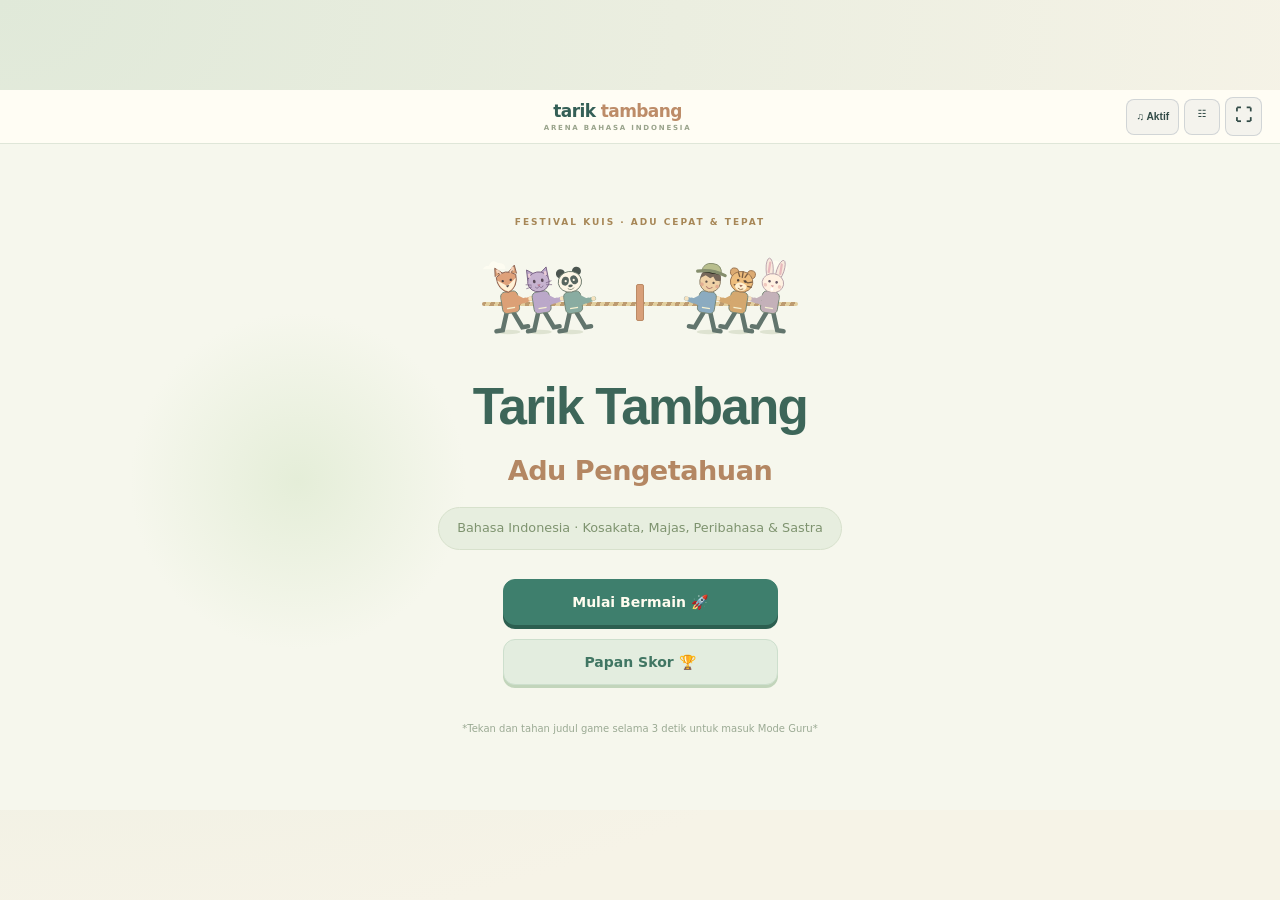
<file: modules/games/05-Tarik-Tambang/index.html>
<!DOCTYPE html>
<html lang="id">
<head>
    <meta charset="UTF-8">
    <meta name="viewport" content="width=device-width, initial-scale=1.0">
    <title>Tarik Tambang — Bahasa Indonesia</title>
    <style>
        /* ═══════════════════════════════════════════
           🎨 CSS STYLES (8-BIT RETRO ARCADE THEME)
           ═══════════════════════════════════════════ */
        :root {
            --bg-color: #111111;
            --retro-cyan: #00ffff;
            --retro-magenta: #ff00ff;
            --retro-yellow: #ffff00;
            --retro-green: #33ff00;
            --text-main: #ffffff;
            --font-main: 'Courier New', Courier, monospace;
        }

        * { box-sizing: border-box; margin: 0; padding: 0; user-select: none; font-family: var(--font-main); text-transform: uppercase; }
        
        body {
            background-color: var(--bg-color); color: var(--text-main);
            overflow: hidden; touch-action: none;
            display: flex; justify-content: center; align-items: center; height: 100vh;
        }

        /* CRT Scanline Effect */
        #app {
            width: 100%; max-width: 1200px; height: 100%; position: relative;
            background: #000;
            display: flex; flex-direction: column; overflow: hidden;
            border: 8px solid #333;
        }
        
        #app::before {
            content: " "; display: block; position: absolute; top: 0; left: 0; bottom: 0; right: 0;
            background: linear-gradient(rgba(18, 16, 16, 0) 50%, rgba(0, 0, 0, 0.25) 50%), linear-gradient(90deg, rgba(255, 0, 0, 0.06), rgba(0, 255, 0, 0.02), rgba(0, 0, 255, 0.06));
            z-index: 20; background-size: 100% 4px, 6px 100%; pointer-events: none;
        }

        /* Utility Classes */
        .hidden { display: none !important; }
        .text-center { text-align: center; }
        
        /* Retro Typography Shadows */
        .glow-blue { color: var(--retro-cyan); text-shadow: 4px 4px 0px #0055aa; }
        .glow-red { color: var(--retro-magenta); text-shadow: 4px 4px 0px #aa0055; }
        
        /* Buttons - Chunky Arcade Style */
        .btn {
            background: #000; color: var(--retro-cyan); border: 4px solid var(--retro-cyan);
            padding: 15px 30px; font-size: 1.5rem; font-weight: bold; border-radius: 0;
            cursor: pointer; transition: all 0.1s; margin: 10px;
            box-shadow: 6px 6px 0px #0055aa;
            font-family: var(--font-main);
        }
        .btn:hover, .btn:active {
            background: var(--retro-cyan); color: #000;
            transform: translate(4px, 4px); box-shadow: 2px 2px 0px #0055aa;
        }
        .btn-red {
            color: var(--retro-magenta); border-color: var(--retro-magenta); box-shadow: 6px 6px 0px #aa0055;
        }
        .btn-red:hover, .btn-red:active { 
            background: var(--retro-magenta); color: white;
            box-shadow: 2px 2px 0px #aa0055; transform: translate(4px, 4px);
        }
        
        /* Tombol yang sedang dipilih (Active Select) */
        .btn.active-select {
            background: var(--retro-yellow) !important; color: #000 !important;
            border-color: var(--retro-yellow) !important; box-shadow: 2px 2px 0px #d4aa00 !important;
            transform: translate(4px, 4px);
        }
        
        /* Header / Top Bar */
        #top-bar { display: flex; justify-content: space-between; padding: 15px 25px; z-index: 10; }
        .icon-btn { background: none; border: none; color: var(--text-main); font-size: 2rem; cursor: pointer; transition: 0.1s; text-shadow: 2px 2px 0px #555; }
        .icon-btn:hover { color: var(--retro-yellow); transform: scale(1.1); }

        /* Screens */
        .screen {
            position: absolute; top: 0; left: 0; width: 100%; height: 100%;
            display: flex; flex-direction: column; justify-content: center; align-items: center;
            background: inherit; z-index: 5; padding: 20px;
        }

        /* Splash & Menu */
        .title { font-size: 4.5rem; font-weight: 900; margin-bottom: 10px; color: var(--retro-yellow); text-align: center; line-height: 1.2; text-shadow: 6px 6px 0px #aa0000; letter-spacing: 2px;}
        .subtitle { font-size: 1.2rem; color: #aaa; margin-bottom: 40px; text-align: center; background: #222; padding: 10px; border: 2px dashed #555;}
        
        /* Tug of War Arena */
        #arena {
            width: 90%; height: 150px; background: #111; border: 6px solid #fff; border-radius: 0;
            position: relative; margin: 20px auto; display: flex; align-items: center; overflow: hidden;
            box-shadow: 10px 10px 0px #333;
        }
        .rope { width: 100%; height: 12px; background: repeating-linear-gradient(90deg, #aaa, #aaa 15px, #555 15px, #555 30px); position: absolute; z-index: 1; border-top: 2px solid #fff; border-bottom: 2px solid #fff;}
        .marker {
            width: 30px; height: 90px; background: var(--retro-yellow); position: absolute;
            left: 50%; top: 50%; transform: translate(-50%, -50%); z-index: 3;
            border: 4px solid #fff; box-shadow: 4px 4px 0px #d4aa00; transition: left 0.3s cubic-bezier(0.175, 0.885, 0.32, 1.275);
        }
        /* AVATAR DIBUAT LEBIH JELAS & TIDAK RETRO */
        .avatar { 
            font-size: 3.5rem; position: absolute; z-index: 2; top: 50%; transform: translateY(-50%); transition: all 0.2s;
            background: #222; width: 70px; height: 70px; display: flex; align-items: center; justify-content: center;
            border-radius: 50%; border: 4px solid #fff; box-shadow: 0 4px 8px rgba(0,0,0,0.5);
        }
        #avatar-left { left: 15px; border-color: var(--retro-cyan); }
        #avatar-right { right: 15px; border-color: var(--retro-magenta); }
        
        .zone-left { position: absolute; left: 0; width: 50%; height: 100%; background: repeating-linear-gradient(45deg, rgba(0, 255, 255, 0.1), rgba(0, 255, 255, 0.1) 10px, transparent 10px, transparent 20px); border-right: 4px dashed #fff;}
        .zone-right { position: absolute; right: 0; width: 50%; height: 100%; background: repeating-linear-gradient(-45deg, rgba(255, 0, 255, 0.1), rgba(255, 0, 255, 0.1) 10px, transparent 10px, transparent 20px); }

        /* Gameplay Info */
        #game-info { width: 90%; display: flex; justify-content: space-between; font-size: 1.5rem; font-weight: bold; margin-top: -10px; z-index: 6;}
        .score-box { background: #000; padding: 10px 20px; border: 4px solid #fff; box-shadow: 4px 4px 0px #555; }
        .score-blue { color: var(--retro-cyan); border-color: var(--retro-cyan); }
        .score-red { color: var(--retro-magenta); border-color: var(--retro-magenta); }
        
        #timer-box { font-size: 3rem; color: var(--retro-yellow); text-align: center; text-shadow: 4px 4px 0px #d4aa00; }
        .timer-warning { color: red !important; animation: blinker 0.5s infinite; text-shadow: 4px 4px 0px #800 !important; }

        /* Split Question Area */
        #questions-wrapper { width: 95%; display: flex; gap: 20px; margin-top: 10px; flex-grow: 1; margin-bottom: 20px; z-index: 6;}
        .q-panel {
            flex: 1; background: #000; padding: 15px; border-radius: 0;
            border: 4px solid #fff; box-shadow: 8px 8px 0px #333; display: flex; flex-direction: column; text-align: center;
        }
        .q-text { font-size: 1.2rem; margin-bottom: 15px; color: var(--retro-yellow); flex-grow: 1; display: flex; align-items: center; justify-content: center; font-weight: bold; background: #111; padding: 10px; border: 2px dashed #555;}
        .turn-ind { font-size: 1.5rem; font-weight: bold; margin-bottom: 10px; text-transform: uppercase; letter-spacing: 2px; }

        .options-grid { display: grid; grid-template-columns: 1fr 1fr; gap: 15px; }
        .option-btn {
            background: #111; border: 4px solid #777; color: white; padding: 15px;
            font-size: 1rem; border-radius: 0; cursor: pointer; transition: 0.1s; text-align: left; font-weight: bold; font-family: var(--font-main);
            box-shadow: 4px 4px 0px #444;
        }
        .option-btn:hover:not(:disabled) { background: #333; transform: translate(2px, 2px); box-shadow: 2px 2px 0px #444; border-color: #fff; }
        .option-btn.correct { background: var(--retro-green) !important; border-color: #fff !important; color: #000; box-shadow: 4px 4px 0px #080;}
        .option-btn.wrong { background: var(--retro-magenta) !important; border-color: #fff !important; color: white; box-shadow: 4px 4px 0px #800;}
        
        /* Effects */
        .shake { animation: shake 0.3s; }
        .flash-red { animation: flashRed 0.5s; }
        .flash-green { animation: flashGreen 0.5s; }

        @keyframes shake {
            0% { transform: translate(4px, 4px); } 20% { transform: translate(-4px, -4px); }
            40% { transform: translate(-4px, 4px); } 60% { transform: translate(4px, -4px); }
            80% { transform: translate(4px, 4px); } 100% { transform: translate(0, 0); }
        }
        @keyframes blinker { 50% { opacity: 0; } }
        @keyframes flashRed { 0% { background-color: rgba(255,0,85,0.8); } 100% { background-color: inherit; } }
        @keyframes flashGreen { 0% { background-color: rgba(0,255,102,0.8); } 100% { background-color: inherit; } }
        @keyframes flash { 0%, 100% { opacity: 1; color: var(--text-main); } 50% { opacity: 0; } }

        /* Modal Teacher */
        .modal {
            position: absolute; top: 50%; left: 50%; transform: translate(-50%, -50%);
            background: #000; border: 6px solid var(--retro-cyan); padding: 30px; border-radius: 0;
            z-index: 100; text-align: center; box-shadow: 10px 10px 0px #0055aa;
        }
        .modal input { padding: 15px; font-size: 1.5rem; text-align: center; width: 200px; margin: 15px 0; background: #111; color: var(--retro-cyan); border: 4px solid var(--retro-cyan); font-family: var(--font-main); font-weight: bold;}
        
        /* Virtual Keyboard - UPDATED SIZE TO BE EVEN SMALLER */
        #virtual-keyboard { width: 100%; max-width: 400px; margin-top: 5px; display: flex; flex-direction: column; gap: 4px; align-items: center; z-index: 20;}
        .vk-row { display: flex; gap: 4px; justify-content: center; width: 100%; flex-wrap: wrap; }
        .vk-key { background: #111; border: 2px solid #777; color: white; padding: 5px 10px; font-size: 0.9rem; cursor: pointer; transition: 0.1s; border-radius: 0; box-shadow: 2px 2px 0px #444; font-family: var(--font-main); font-weight: bold;}
        .vk-key:hover:not(:disabled), .vk-key:active { background: var(--retro-yellow); color: black; border-color: var(--retro-yellow); transform: translate(2px, 2px); box-shadow: 0px 0px 0px #444; }
        .vk-key.wide { padding: 5px 15px; }
        .name-input-group { display: flex; gap: 10px; margin-bottom: 5px; justify-content: center;}
        .name-input-box { background: #000; border: 3px solid #555; color: #aaa; padding: 8px 15px; font-size: 1rem; text-align: center; min-width: 140px; cursor: pointer; text-transform: uppercase; box-shadow: inset 2px 2px 0 #000; }
        .name-input-box.active { border-color: var(--retro-cyan); color: var(--retro-cyan); background: #001122; text-shadow: 1px 1px 0px #0055aa; border-bottom: 4px solid var(--retro-cyan);}
        
        /* Informative text for physical keyboard */
        .keyboard-hint { font-size: 0.75rem; color: #888; margin-top: 5px; text-align: center;}

        /* Character Selector */
        .avatar-select-group { display: flex; gap: 10px; justify-content: center; margin-bottom: 15px; flex-wrap: wrap; }
        .avatar-option {
            font-size: 2rem; width: 50px; height: 50px; display: flex; align-items: center; justify-content: center;
            background: #222; border: 3px solid #555; border-radius: 10px; cursor: pointer; transition: 0.2s;
        }
        .avatar-option:hover { transform: scale(1.1); background: #333; }
        .avatar-option.selected { border-color: #fff; transform: scale(1.15); box-shadow: 0 0 10px rgba(255,255,255,0.5); }

        /* Leaderboard */
        .leaderboard-table { width: 100%; max-width: 600px; border-collapse: collapse; margin-top: 20px; font-size: 1.2rem; background: #111; border: 4px solid #fff;}
        .leaderboard-table th, .leaderboard-table td { padding: 15px; border-bottom: 4px solid #333; text-align: center; border-right: 4px solid #333;}
        .leaderboard-table tr:nth-child(1) td { color: var(--retro-yellow); font-weight: bold; font-size: 1.5rem; text-shadow: 2px 2px 0px #d4aa00;}
        .leaderboard-table tr:nth-child(2) td { color: #ccc; font-weight: bold; text-shadow: 2px 2px 0px #555;}
        .leaderboard-table tr:nth-child(3) td { color: #d2691e; font-weight: bold; text-shadow: 2px 2px 0px #8b4513;}
        
        /* Particles */
        .particle { position: absolute; pointer-events: none; border-radius: 0; z-index: 10; border: 2px solid #fff; }
        
        /* Responsive */
        @media (max-width: 768px) {
            .title { font-size: 2.5rem; }
            #arena { height: 100px; }
            .avatar { font-size: 3rem; }
            .q-text { font-size: 1rem; }
            .option-btn { font-size: 0.9rem; padding: 10px; }
            .options-grid { grid-template-columns: 1fr; gap: 8px; }
            .score-box { font-size: 1.2rem; padding: 5px 10px;}
        }
    /* Tema Festival Pengetahuan — lapisan visual, tanpa perubahan logika permainan. */
:root{--bg-color:#eef2e8;--retro-cyan:#3d8e86;--retro-magenta:#cd795d;--retro-yellow:#ba8743;--retro-green:#c6e5c8;--text-main:#324b47;--font-main:'Segoe UI',system-ui,sans-serif;--neon-yellow:#b47c3e;--paper:#fffdf4;--edge:#dfe6d8;--soft:#7c9285}
*{text-transform:none}body{background:radial-gradient(ellipse at top left,#e0e9d9,#f6f3e7 75%);touch-action:pan-y;color:var(--text-main);height:100dvh;padding:16px}#app{max-width:1280px;height:100%;border:1px solid #d3dfd2;border-radius:24px;background:#f6f7ed;box-shadow:0 16px 60px #446b4720}#app:before{display:none}#top-bar{height:63px;min-height:63px;padding:12px 24px;align-items:center;background:#fffdf4;border-bottom:1px solid var(--edge);position:relative;z-index:30}.top-brand{text-align:center;font-weight:900;font-size:17px;letter-spacing:-.6px;color:#345f56}.top-brand small{display:block;font-size:7px;letter-spacing:1.8px;color:#99a38b;font-weight:800;margin-top:3px}.icon-btn{font-size:11px!important;color:#7e9384;text-shadow:none;background:#eff3e7;border:1px solid #e0e8d7;border-radius:9px;padding:9px 12px}.icon-btn:hover{color:#457b65;transform:translateY(-1px)}#status-icons{gap:7px!important}.screen{top:63px;height:calc(100% - 63px);background:#f6f7ed;padding:22px;overflow:auto;justify-content:center;isolation:isolate}.glow-blue{color:var(--retro-cyan);text-shadow:none}.glow-red{color:var(--retro-magenta);text-shadow:none}.title{text-shadow:none;letter-spacing:-1.7px;font:900 clamp(34px,5vw,60px)/1.1 'Trebuchet MS',sans-serif;color:#3d6659;margin:8px 0 16px}.subtitle{background:#e7eedf;border:1px solid #d7e1cc;border-radius:30px;padding:10px 18px;font-size:12px;line-height:1.6;color:#7e936f;margin-bottom:22px}.btn{border:1px solid #cddfcd;background:#e3eddf;color:#417663;border-radius:12px;box-shadow:0 3px 0 #c2d5bb;font-size:14px;padding:14px 25px;margin:7px;font-weight:800;transition:background .15s,transform .15s}.btn:hover,.btn:active{background:#d2e5cf;color:#386550;box-shadow:0 2px 0 #a9c49f;transform:translateY(1px)}.btn-red{background:#f5e6d9;color:#ad785c;border-color:#e9d3bf;box-shadow:0 3px 0 #dfc1a8}.btn-red:hover,.btn-red:active{background:#f2d8c4;color:#925b43;box-shadow:0 2px 0 #d4b194;transform:translateY(1px)}.btn.active-select{background:#f3d8a4!important;color:#77592e!important;border-color:#d4af6d!important;box-shadow:0 2px 0 #b6955a!important;transform:translateY(1px)}.btn:focus-visible,.option-btn:focus-visible,.vk-key:focus-visible,.icon-btn:focus-visible{outline:3px solid #bd9857;outline-offset:3px}.festival-eyebrow{font-size:9px;letter-spacing:2px;color:#a78757;font-weight:900;margin-bottom:14px}.hero-art{width:360px;max-width:85%;height:128px;margin:0 0 7px}.hero-art svg{width:100%;height:100%}#screen-menu:before{content:'';width:340px;height:340px;background:radial-gradient(circle,#dce9ceaa,transparent 70%);position:absolute;top:25%;left:10%;z-index:-1;pointer-events:none}#screen-menu .title{font-size:clamp(43px,6vw,76px)}#screen-menu .title span{font-size:.53em;letter-spacing:-.5px;display:inline-block;margin-top:4px;color:#b48763}#screen-menu>.btn{min-width:275px}#screen-menu>.btn:first-of-type{background:#3e7f6d;color:#fffcef;border-color:#3e7f6d;box-shadow:0 4px 0 #2c5f50}#screen-menu>p:last-child{font-size:10px!important;line-height:1.7;color:#9baa94!important;margin-top:28px!important;text-align:center}#screen-mode .title,#screen-name .title,#screen-settings .title{font-size:clamp(28px,3.8vw,44px)!important}#screen-mode .btn{min-width:280px}#screen-name h3,#screen-settings h3{font-size:11px!important;color:#9b8c63!important;letter-spacing:.8px}.avatar-select-group{margin:14px 0 18px;gap:12px}.avatar-option{background:#fffdf4;border:1px solid #d9e3d4;box-shadow:0 3px 0 #d6dfcf;border-radius:14px;width:58px;height:58px;font-size:30px}.avatar-option:hover{background:#e7eedf}.avatar-option.selected{border-color:#4b907c;background:#e5efdf;box-shadow:0 3px 0 #b7ceaa;transform:translateY(-2px)}.name-input-box{background:#fffdf4;border:1px solid #dce3d5;box-shadow:none;border-radius:10px;min-width:165px;font-size:15px;padding:12px;color:#92a08a}.name-input-box.active{background:#edf4e6;border:2px solid #77a38b;color:#4b7c60;text-shadow:none}.name-input-group{margin-bottom:14px;gap:14px}#virtual-keyboard{max-width:470px;gap:6px}.vk-row{gap:5px;flex-wrap:nowrap}.vk-key{background:#fffdf3;border:1px solid #d9e1d2;color:#68815f;border-radius:7px;box-shadow:0 2px 0 #d2dcc8;font-size:12px;padding:8px 11px;touch-action:manipulation}.vk-key:hover:not(:disabled),.vk-key:active{background:#e4ebd9;border-color:#aec49c;color:#557344;transform:translateY(1px);box-shadow:0 1px 0 #b1c99d}.vk-key.wide{background:#f1e4d4!important;color:#a27455;border-color:#deccb6!important;padding:8px 14px}.keyboard-hint{color:#99a58d;font-size:10px;margin-top:12px}#screen-settings>div{flex-wrap:wrap;justify-content:center;gap:5px!important}#screen-settings>h3{margin-top:18px!important}#screen-settings>.btn:last-child{margin-top:30px!important;padding:16px 44px!important;background:#3e7f6d;color:#fffcef;border-color:#3e7f6d;box-shadow:0 3px 0 #2c5f50}
#screen-game{padding:18px 24px 20px!important;gap:16px;overflow:auto}#game-info{width:100%;margin:0;gap:14px;align-items:center;flex-shrink:0;font-size:14px;order:0}.score-box{border:1px solid #dbe4d3;border-radius:13px;background:#fffdf4;box-shadow:0 3px 0 #e3e8d9;padding:12px 18px;font-size:15px;font-weight:800;overflow-wrap:anywhere}.score-box span{font:900 24px 'Trebuchet MS';margin-left:6px}.score-blue{border-color:#b8d5c2;color:#468877}.score-red{border-color:#e6c8b2;color:#bc795b}#timer-box{font:900 34px 'Trebuchet MS';text-shadow:none;color:#a98a51;min-width:65px}.timer-warning{text-shadow:none!important;color:#c4785e!important;animation:softPulse .7s infinite}#arena{width:100%;height:207px;min-height:170px;flex-shrink:0;border:1px solid #c2d3b6;border-bottom:5px solid #b2c39a;border-radius:19px;background:linear-gradient(#e4eee1 0%,#eaf1e0 62%,#d1dfb5 63%,#d1dfb5 80%,#b9cc98 81%,#c3d6a3);box-shadow:0 4px 0 #e0e8d6;margin:0;order:1;overflow:hidden}.zone-left{background:linear-gradient(90deg,#73aa9d17,transparent);border-right:2px dashed #aaba9555;z-index:0}.zone-right{background:linear-gradient(-90deg,#d9a07b20,transparent);z-index:0}.rope{height:9px;background:repeating-linear-gradient(115deg,#af8053 0,#af8053 5px,#debf88 5px,#debf88 10px);border-top:1px solid #e9d5b2;border-bottom:2px solid #916e48;z-index:4}.marker{width:14px;height:59px;background:#fff6d7;border:2px solid #ab7955;box-shadow:0 2px 3px #6a563344;z-index:6;border-radius:3px}.marker:before{content:'';position:absolute;left:-11px;top:-17px;width:32px;height:23px;background:#da8266;clip-path:polygon(0 0,100% 0,100% 100%,50% 75%,0 100%)}.avatar{top:13px;transform:none;font-size:26px;background:#fffbef;width:43px;height:43px;border-width:2px;box-shadow:0 3px 0 #607f3a15;z-index:7}.avatar:after{position:absolute;top:44px;left:0;width:100%;font:800 7px 'Segoe UI';letter-spacing:.8px;white-space:nowrap;text-align:center;color:#8d9b7a}#avatar-left{left:15px;border-color:#6da391}#avatar-left:after{content:'KIRI'}#avatar-right{right:15px;border-color:#d0a083}#avatar-right:after{content:'KANAN'}.arena-art{position:absolute;inset:0;width:100%;height:100%;z-index:2;pointer-events:none}.arena-caption{position:absolute;top:15px;left:50%;transform:translateX(-50%);font-size:8px;font-weight:900;letter-spacing:1.5px;color:#90a17d;background:#fffcf270;border:1px solid #d6e0c7;padding:7px 12px;border-radius:30px;white-space:nowrap}.cloud{fill:#fffdf1;opacity:.75}.crew-left,.crew-right{animation:teamLean 2.7s ease-in-out infinite;transform-box:fill-box;transform-origin:50% 80%}.crew-right{animation-delay:-1.4s}#questions-wrapper{order:2;width:100%;margin:0;gap:17px;flex-grow:1;min-height:300px;align-items:stretch}.q-panel{min-width:0;flex:1;border:1px solid #d8e2d1;background:var(--paper)!important;box-shadow:0 4px 0 #e5e9dd;border-radius:18px;padding:16px;gap:9px;text-align:left}#panel-left{border-top:4px solid #6da391}#panel-right{border-top:4px solid #d5a083}.turn-ind{font:900 13px 'Segoe UI';letter-spacing:.8px;margin:0;padding:2px 2px 9px;border-bottom:1px solid #e7ecde;line-height:1.4;overflow-wrap:anywhere}.q-text{background:#f1f4e8;border:1px solid #e6eadb;border-radius:10px;min-height:82px;padding:13px;font-size:15px;line-height:1.65;color:#546c58;align-items:center;justify-content:flex-start;margin:0;flex-grow:1;font-weight:700;text-align:left}.options-grid{grid-template-columns:1fr 1fr;gap:9px;flex-shrink:0}.option-btn{background:#fffdf4;border:1px solid #d7e2d0;border-radius:10px;box-shadow:0 3px 0 #e1e8d9;font-size:12px;line-height:1.5;padding:13px 12px;min-height:58px;color:#6a8067;white-space:normal;overflow-wrap:anywhere;touch-action:manipulation;font-weight:700}.option-btn:hover:not(:disabled){background:#edf3e4;border-color:#9fbd99;box-shadow:0 2px 0 #d2dfc9;transform:translateY(1px)}#panel-right .option-btn:hover:not(:disabled){background:#f8ecdf;border-color:#dfb393}.option-btn.correct{background:#d8ebce!important;border-color:#7eae7b!important;color:#477048!important;box-shadow:0 2px 0 #b1cfa6}.option-btn.wrong{background:#f7dfd2!important;border-color:#d59a80!important;color:#a86751!important;box-shadow:0 2px 0 #e8c3b2}.option-btn:disabled{cursor:default}.modal{background:#fffdf4;border:1px solid #c8d9c2;border-radius:20px;box-shadow:0 20px 90px #25412f30;max-width:calc(100% - 30px);padding:28px;position:absolute}.modal h2{font:900 24px 'Trebuchet MS';color:#6e845d!important;margin-bottom:12px}.modal p{font-size:13px;line-height:1.8;color:#91a081}.modal input{border:1px solid #c9d9bf;border-radius:10px;background:#f3f5e9;color:#69875b;font-size:20px}.modal .btn{font-size:12px}.modal ul{color:#77906e;font-size:12px;line-height:1.8}#modal-dashboard>div{background:#edf2e3!important;color:#74866b}.leaderboard-table{background:#fffdf4;border:1px solid #d4dfca;border-radius:16px;overflow:hidden;font-size:13px;border-collapse:separate;border-spacing:0}.leaderboard-table th{background:#e6edda;color:#7a8c65;font-size:10px;letter-spacing:1px;padding:13px}.leaderboard-table td{padding:13px;color:#77906a;font-size:13px;border:0;border-bottom:1px solid #e5ebdd}.leaderboard-table th{border:0}.leaderboard-table tr:nth-child(1) td,.leaderboard-table tr:nth-child(2) td,.leaderboard-table tr:nth-child(3) td{text-shadow:none;font-size:13px;color:#a17b4b}.particle{border:0;border-radius:50%}#screen-result .title{font-size:clamp(30px,4vw,46px)}#result-winner{font:900 clamp(24px,4vw,40px) 'Trebuchet MS'!important;line-height:1.3;overflow-wrap:anywhere;text-align:center}#screen-result>div{flex-wrap:wrap;justify-content:center;font-size:16px!important;gap:15px!important}#screen-leaderboard .title{font-size:clamp(25px,4vw,40px)}@keyframes softPulse{50%{opacity:.6}}@keyframes teamLean{50%{transform:translateY(2px) rotate(-2deg)}}
@media(max-width:768px){body{padding:0}#app{border:0;border-radius:0;height:100dvh}#top-bar{height:55px;min-height:55px;padding:10px 12px}.top-brand{display:none}.icon-btn{font-size:9px!important;padding:8px 10px}#status-icons{gap:5px!important}.screen{top:55px;height:calc(100% - 55px);padding:20px 12px}.title{font-size:38px}#screen-menu .title{font-size:49px}.subtitle{font-size:10px;padding:9px 13px;max-width:95%}.hero-art{width:290px;height:110px}#screen-menu>.btn{font-size:13px;min-width:250px}#screen-game{padding:12px!important;gap:12px}#game-info{gap:8px;min-height:48px}.score-box{font-size:11px;padding:9px 10px;border-radius:10px;max-width:42%}.score-box span{font-size:19px;margin-left:3px}#timer-box{font-size:29px;min-width:46px}#arena{height:155px;min-height:155px;border-radius:14px}.avatar{width:32px;height:32px;font-size:21px;top:9px}.avatar:after{top:33px;font-size:6px}.arena-caption{font-size:6px;padding:5px 7px;top:11px;letter-spacing:.7px}.marker{height:47px;width:11px}.marker:before{width:26px;height:18px;left:-9px;top:-14px}#questions-wrapper{gap:10px;min-height:360px}.q-panel{padding:10px;gap:8px;border-radius:13px}.turn-ind{font-size:11px;padding-bottom:7px;letter-spacing:.4px}.q-text{font-size:12px;line-height:1.55;padding:10px;min-height:92px}.options-grid{grid-template-columns:1fr;gap:7px}.option-btn{min-height:51px;font-size:11px;padding:9px 10px;border-radius:8px;line-height:1.45}.btn{font-size:12px;padding:12px 16px;margin:6px}.name-input-box{min-width:0;width:145px;font-size:12px;padding:10px}.name-input-group{width:100%;gap:9px}.avatar-option{width:45px;height:45px;font-size:26px}.avatar-select-group{gap:8px;margin:10px 0 13px}#virtual-keyboard{max-width:390px;gap:5px}.vk-key{font-size:10px;padding:7px 8px}.vk-row{gap:4px}.vk-key.wide{padding:7px 9px}#screen-name>.btn:last-child{padding:12px 35px!important;margin-top:14px!important}.keyboard-hint{font-size:9px}#screen-settings>.title{font-size:30px!important}#screen-settings .btn{font-size:11px;padding:12px 14px}#screen-settings>div{gap:0!important}#screen-result>.btn{min-width:220px}#screen-leaderboard{justify-content:flex-start;padding-top:28px}.leaderboard-table{font-size:11px}.leaderboard-table td{font-size:11px;padding:11px}.modal{padding:20px}.modal h2{font-size:20px}.modal p{font-size:11px}}
@media(max-height:700px){.screen:not(#screen-game){justify-content:flex-start;padding-top:24px}#screen-menu .hero-art{height:86px;min-height:86px}#screen-menu .title{font-size:43px}#screen-menu>p:last-child{margin-top:18px!important}#screen-game #arena{height:145px;min-height:145px}#screen-name .title{font-size:27px!important;margin-bottom:10px!important}#screen-name .avatar-option{width:40px;height:40px;font-size:24px}#screen-name .avatar-select-group{margin:8px 0}#screen-name>.btn:last-child{margin-top:10px!important}#screen-settings .title{margin-bottom:8px}#screen-settings>h3{margin-top:12px!important}#screen-settings>.btn:last-child{margin-top:23px!important}}
@media(prefers-reduced-motion:reduce){*,*:before,*:after{animation:none!important;transition:none!important}}
.arena-art>svg{width:100%;height:100%;display:block}.hero-art{position:relative}.hero-art:before{content:'';position:absolute;left:6%;right:6%;top:50%;height:4px;background:repeating-linear-gradient(115deg,#bd9b70 0,#bd9b70 4px,#e2cf9f 4px,#e2cf9f 8px);border-radius:3px}.hero-art:after{content:'';position:absolute;left:49%;top:35%;width:6px;height:35px;background:#d89f79;border:1px solid #bb8a65;border-radius:2px}.hero-art>svg{position:relative;z-index:1}

.avatar-option{flex-direction:column;width:72px;height:91px;background:#fffdf4!important;padding:3px;gap:2px;border-radius:13px;cursor:pointer}.avatar-option svg{width:52px;height:61px;flex-shrink:0}.avatar-option span{font-size:9px;font-weight:800;color:#8b947e;line-height:1.2}.avatar-option.selected{background:#e9f0df!important;border:2px solid #7caa88}.avatar-option.selected span{color:#567c56}.avatar-option:hover{background:#edf2e5!important}.avatar-select-group{gap:9px;flex-wrap:wrap;max-width:580px}.avatar svg{width:100%;height:100%;display:block}.avatar{padding:1px}.character-assignment{font-size:11px;font-weight:800;color:#8ba078;margin:0 0 12px}.character-instruction{font-size:10px;color:#a0ab93;margin:8px 0 2px}.arena-art svg{overflow:visible}#screen-name{padding-top:18px}#screen-name .title{margin-bottom:7px!important}@media(max-width:768px){.avatar-select-group{display:grid;grid-template-columns:repeat(3,1fr);width:250px;gap:6px;margin:8px 0}.avatar-option{width:100%;height:72px;border-radius:10px;box-shadow:0 2px 0 #d6dfcf}.avatar-option svg{width:42px;height:49px}.avatar-option span{font-size:8px}.character-assignment{font-size:10px;margin-bottom:10px}.character-instruction{font-size:9px;text-align:center;max-width:260px}.name-input-group{margin-bottom:9px}.avatar-select-group .avatar-option{font-size:20px}#screen-name .keyboard-hint{margin-top:7px}.subtitle{max-width:95%;white-space:normal;text-align:center}}@media(max-height:720px){#screen-name .avatar-select-group{display:flex;max-width:100%;width:auto;gap:5px;margin:6px 0;flex-wrap:wrap}.avatar-select-group .avatar-option{width:51px;height:63px}.avatar-select-group .avatar-option svg{height:40px;width:35px}.avatar-select-group .avatar-option span{font-size:7px}.character-assignment{margin-bottom:8px}#screen-name .title{font-size:25px!important}}
</style>
<style id="edu-arcade-layout">/* Kontrol suara bersama, tetap nyaman pada layar sentuh. */
.edu-stage{width:100%;position:relative}.edu-controls{display:flex;gap:5px;align-items:center;flex-shrink:0;margin-left:8px;position:relative;z-index:48;font:700 10px 'Segoe UI',sans-serif;letter-spacing:0;text-transform:none}.edu-controls button,.edu-controls summary{border:1px solid #8290a24d;background:#8290a217;color:inherit;border-radius:8px;min-height:34px;min-width:34px;padding:7px 9px;cursor:pointer;white-space:nowrap;font:inherit;line-height:1.3}.edu-controls summary{list-style:none;text-align:center}.edu-controls summary::-webkit-details-marker{display:none}.edu-controls button:focus-visible,.edu-controls summary:focus-visible{outline:3px solid #d5ab73;outline-offset:2px}.edu-volume>div{position:absolute;right:34px;top:42px;background:#263449;border:1px solid #53627a;padding:17px;color:#e7e4dc;width:230px;border-radius:12px;box-shadow:0 10px 30px #0004;z-index:100;text-transform:none}.edu-volume label{display:block;font-size:12px;font-weight:700;color:#e2e7ee}.edu-volume output{float:right;color:#d7c7f2}.edu-volume input{display:block;width:100%;margin:15px 0 10px;padding:0;accent-color:#baa6db;min-height:24px}.edu-volume small{font-size:10px;color:#aebdce;line-height:1.5;display:block}.edu-fullscreen{font-size:17px!important}.edu-tts-controls{background:var(--paper,#fffcf5);border:1px solid var(--line,#e0d5d5);border-radius:15px;overflow:hidden}.edu-clue-pager{display:flex;justify-content:center;align-items:center;gap:20px;padding:10px;border-top:1px solid #e1d5d5}.edu-clue-pager button{min-width:40px;min-height:34px;border:1px solid #d8cad4;border-radius:8px;background:#f3e8e0;color:#7e627d;font-size:22px}.edu-clue-pager span{font-size:11px;color:#9a8798}.edu-stage #soundToggleBtn,.edu-stage #soundBtn,.edu-stage #btn-audio,.edu-stage #btn-fullscreen,.edu-stage #btnSoundToggle,.edu-stage #btnFullscreenToggle{display:none!important}.edu-stage [hidden]{display:none!important}
@media(min-width:900px) and (min-height:480px){
html{height:100%;overscroll-behavior:none}body{height:100dvh!important;min-height:0!important;max-height:100dvh!important;margin:0!important;padding:0!important;overflow:hidden!important;display:grid!important;place-items:center!important}.edu-stage{width:min(100vw,calc(100dvh * 16 / 9));height:min(100dvh,calc(100vw * 9 / 16));aspect-ratio:16/9;container-type:size;display:flex;flex-direction:column;overflow:hidden;isolation:isolate}.edu-stage>header{position:relative!important;top:auto!important;flex-shrink:0;min-height:0;height:clamp(48px,7.5cqh,80px);padding:8px 20px!important;width:100%;max-width:none;gap:12px}.edu-stage header .brand{font-size:clamp(20px,2cqw,34px)}.edu-stage header .brand-icon{width:clamp(32px,3.6cqw,58px);height:clamp(32px,3.6cqw,58px);font-size:clamp(22px,2.6cqw,40px)}.edu-stage header .brand small{font-size:clamp(6px,.6cqw,11px)}.edu-stage header .ghost{font-size:clamp(10px,.9cqw,16px);padding:10px 13px;min-height:36px}.edu-controls{font-size:clamp(9px,.8cqw,16px)}.edu-controls button,.edu-controls summary{min-height:clamp(34px,5cqh,52px);min-width:clamp(32px,2.8cqw,50px)}.edu-volume>div{top:calc(100% + 8px)}.edu-stage>footer,.edu-stage main>footer{display:none!important}.edu-stage>main{width:100%;max-width:none;min-height:0;flex:1;margin:0;padding:12px 18px;display:flex;flex-direction:column;overflow:hidden}.edu-stage .intro{flex-shrink:0;margin:0 0 10px;min-height:0}.edu-stage .intro h1{font-size:clamp(25px,2.6cqw,43px);line-height:1.1;margin:5px 0}.edu-stage .intro h1 br{display:none}.edu-stage .intro p{font-size:clamp(10px,.9cqw,15px);margin:5px 0}.edu-stage .intro .orbit-label,.edu-stage .intro .garden,.edu-stage .intro .edition{display:none}.edu-stage.edu-playing .intro{display:none}.edu-stage .dialog{max-height:calc(100cqh - 35px);overflow:auto}.edu-stage .modal{padding:16px}.edu-stage #quizModal>div,.edu-stage #setupModal>div,.edu-stage #rulesModal>div{max-height:calc(100cqh - 35px);overflow:auto}.edu-stage .mini-card,.edu-stage .tip{display:none!important}
/* BALON KATA */
body[data-edu-game="roket-kata"] .edu-stage .arena{flex:1;min-height:0;grid-template-columns:minmax(0,1fr) clamp(245px,25cqw,420px);gap:14px;align-items:stretch}body[data-edu-game="roket-kata"] .edu-stage .play-card{min-height:0;display:grid;grid-template-columns:32% minmax(0,1fr);grid-template-rows:36px 62px 4px minmax(0,1fr) auto 24px;border-radius:17px}body[data-edu-game="roket-kata"] .panel-head{grid-column:1/-1;grid-row:1;padding:9px 17px;font-size:clamp(8px,.7cqw,12px)}body[data-edu-game="roket-kata"] .metrics{grid-column:1/-1;grid-row:2;padding:8px 18px}body[data-edu-game="roket-kata"] .metrics strong{font-size:clamp(19px,1.8cqw,33px)}body[data-edu-game="roket-kata"] .metrics .time strong{font-size:clamp(24px,2.5cqw,44px)}body[data-edu-game="roket-kata"] .timer-track{grid-column:1/-1;grid-row:3;margin:0 18px}body[data-edu-game="roket-kata"] .scene{grid-column:1;grid-row:4;height:auto;min-height:0;border-right:1px solid #53607c44}body[data-edu-game="roket-kata"] .flight-rig{width:min(100%,330px);top:18%;max-height:100%}body[data-edu-game="roket-kata"] .altitude{font-size:clamp(7px,.6cqw,11px);max-width:none;left:10px;right:10px;text-align:center;top:8px}body[data-edu-game="roket-kata"] .scene-caption{bottom:9px;padding:0 9px;font-size:clamp(9px,.75cqw,14px);line-height:1.5}body[data-edu-game="roket-kata"] .challenge{grid-column:2;grid-row:4;display:flex;flex-direction:column;justify-content:center;padding:12px 18px;min-height:0}body[data-edu-game="roket-kata"] .challenge p{font-size:clamp(13px,1.25cqw,23px);line-height:1.6;min-height:0;margin:12px auto;max-width:none}body[data-edu-game="roket-kata"] .category{align-self:center;font-size:clamp(8px,.7cqw,13px);padding:6px 10px}body[data-edu-game="roket-kata"] .word{margin:12px 0;max-width:none;gap:5px}body[data-edu-game="roket-kata"] .letter{width:clamp(24px,2.55cqw,48px);height:clamp(34px,5.6cqh,62px);font-size:clamp(20px,2.1cqw,35px)}body[data-edu-game="roket-kata"] .life-row small{font-size:clamp(10px,.85cqw,15px)}body[data-edu-game="roket-kata"] #lives{font-size:clamp(16px,1.5cqw,28px)}body[data-edu-game="roket-kata"] .feedback{min-height:35px;font-size:clamp(10px,.85cqw,16px);line-height:1.5;padding-top:10px}body[data-edu-game="roket-kata"] .keyboard{grid-column:1/-1;grid-row:5;padding:12px 15px 5px;gap:6px}body[data-edu-game="roket-kata"] .key{flex-basis:clamp(36px,4cqw,76px);height:clamp(34px,5.6cqh,60px);font-size:clamp(13px,1.1cqw,22px);width:auto}body[data-edu-game="roket-kata"] .bottom-note{grid-column:1/-1;grid-row:6;padding:5px 16px;font-size:clamp(8px,.7cqw,12px)}body[data-edu-game="roket-kata"] aside{height:100%;display:flex;flex-direction:column;min-height:0;gap:12px}body[data-edu-game="roket-kata"] .side-card{padding:18px;min-height:0;max-height:100%;overflow:auto}body[data-edu-game="roket-kata"] .leaderboard{flex:1}body[data-edu-game="roket-kata"] .rank-row{padding:clamp(8px,1.6cqh,18px) 0}body[data-edu-game="roket-kata"] .rank-info b{font-size:clamp(12px,1.1cqw,20px)}body[data-edu-game="roket-kata"] .rank-info small{font-size:clamp(9px,.8cqw,14px)}body[data-edu-game="roket-kata"] .rank-points{font-size:clamp(23px,2.3cqw,40px)}body[data-edu-game="roket-kata"] .rank-note{font-size:clamp(9px,.8cqw,14px)}body[data-edu-game="roket-kata"]:not(.playing) .arena{display:block}body[data-edu-game="roket-kata"]:not(.playing) .play-card{display:none}body[data-edu-game="roket-kata"]:not(.playing) aside{display:grid;grid-template-columns:minmax(0,1fr) minmax(0,1fr);align-items:stretch;gap:18px}body[data-edu-game="roket-kata"]:not(.playing) #newGame{display:none}
/* PABRIK KATA */
body[data-edu-game="pabrik-kata"] .layout{flex:1;min-height:0;grid-template-columns:minmax(0,1fr) clamp(245px,25cqw,420px);gap:14px;align-items:stretch}body[data-edu-game="pabrik-kata"] .game{display:grid;grid-template-columns:34% minmax(0,1fr);grid-template-rows:36px 64px 4px minmax(0,1fr) 28px;min-height:0}body[data-edu-game="pabrik-kata"] .game-head{grid-column:1/-1;grid-row:1;padding:10px 17px;font-size:clamp(8px,.7cqw,12px)}body[data-edu-game="pabrik-kata"] .stats{grid-column:1/-1;grid-row:2;padding:9px 18px}body[data-edu-game="pabrik-kata"] .stats strong{font-size:clamp(19px,1.9cqw,34px)}body[data-edu-game="pabrik-kata"] .stats .timer strong{font-size:clamp(25px,2.5cqw,44px)}body[data-edu-game="pabrik-kata"] .time-track{grid-column:1/-1;grid-row:3;margin:0 18px}body[data-edu-game="pabrik-kata"] .machine-scene{grid-column:1;grid-row:4;height:auto;min-height:0;align-self:stretch;padding-bottom:100px;display:flex;align-items:center;justify-content:center}body[data-edu-game="pabrik-kata"] .machine{width:100%;max-width:340px;height:auto;aspect-ratio:310/220}body[data-edu-game="pabrik-kata"] .power-row{grid-column:1;grid-row:4;align-self:end;display:flex;flex-direction:column;gap:20px;padding:20px 10px;z-index:2}body[data-edu-game="pabrik-kata"] .battery{font-size:clamp(10px,.8cqw,16px)}body[data-edu-game="pabrik-kata"] .combo{font-size:clamp(10px,.9cqw,17px)}body[data-edu-game="pabrik-kata"] .challenge{grid-column:2;grid-row:4;display:flex;flex-direction:column;justify-content:center;padding:12px 18px;border-top:0;border-left:1px solid #5c735b55;min-height:0}body[data-edu-game="pabrik-kata"] .clue{min-height:0;max-width:none;margin:10px auto 17px;font-size:clamp(13px,1.25cqw,23px);line-height:1.6}body[data-edu-game="pabrik-kata"] .slot,body[data-edu-game="pabrik-kata"] .tile{width:clamp(28px,3cqw,57px);height:clamp(36px,6.5cqh,70px);font-size:clamp(20px,2cqw,36px)}body[data-edu-game="pabrik-kata"] .tile-label{margin:13px 0 10px;font-size:clamp(8px,.7cqw,13px)}body[data-edu-game="pabrik-kata"] .controls{margin:16px 0 7px;gap:7px}body[data-edu-game="pabrik-kata"] .controls button{font-size:clamp(10px,.9cqw,17px);min-height:clamp(35px,5.7cqh,62px);padding:10px 12px}body[data-edu-game="pabrik-kata"] .submit{min-width:130px}body[data-edu-game="pabrik-kata"] .feedback{font-size:clamp(10px,.9cqw,16px);min-height:38px;padding:8px 4px}body[data-edu-game="pabrik-kata"] .hint-note{grid-column:1/-1;grid-row:5;font-size:clamp(8px,.7cqw,12px);padding:7px 16px}body[data-edu-game="pabrik-kata"] aside{height:100%;display:flex;flex-direction:column;min-height:0;gap:12px}body[data-edu-game="pabrik-kata"] .card{padding:18px;min-height:0;max-height:100%;overflow:auto}body[data-edu-game="pabrik-kata"] .card:has(#ranking){flex:1}body[data-edu-game="pabrik-kata"] .rank{padding:clamp(8px,1.6cqh,18px) 0}body[data-edu-game="pabrik-kata"] .rank-info b{font-size:clamp(12px,1.1cqw,20px)}body[data-edu-game="pabrik-kata"] .rank-info small{font-size:clamp(9px,.8cqw,14px)}body[data-edu-game="pabrik-kata"] .points{font-size:clamp(23px,2.3cqw,40px)}body[data-edu-game="pabrik-kata"] .rank-note{font-size:clamp(9px,.8cqw,14px)}body[data-edu-game="pabrik-kata"]:not(.playing) .layout{display:block}body[data-edu-game="pabrik-kata"]:not(.playing) .game{display:none}body[data-edu-game="pabrik-kata"]:not(.playing) aside{display:grid;grid-template-columns:1fr 1fr;gap:18px}body[data-edu-game="pabrik-kata"]:not(.playing) #newGame{display:none}
/* TAMAN KATA */
body[data-edu-game="taman-kata"] .intro{display:none}body[data-edu-game="taman-kata"] .toolbar{height:68px;flex-shrink:0;margin-bottom:12px;padding:8px 15px;border-radius:13px}body[data-edu-game="taman-kata"] .toolbar select{padding:8px 10px;font-size:clamp(10px,.9cqw,16px);margin-top:3px}body[data-edu-game="taman-kata"] .seed-note{display:none}body[data-edu-game="taman-kata"] .layout{flex:1;min-height:0;grid-template-columns:minmax(0,1fr) clamp(320px,33cqw,610px);gap:14px;align-items:stretch}body[data-edu-game="taman-kata"] .board-card{display:grid;grid-template-rows:42px 60px minmax(0,1fr) 45px;min-height:0;border-radius:16px}body[data-edu-game="taman-kata"] .board-top{padding:9px 17px}body[data-edu-game="taman-kata"] .selected-clue{padding:8px 14px;min-height:0}body[data-edu-game="taman-kata"] .selected-clue p{font-size:clamp(11px,1.05cqw,20px);line-height:1.5}body[data-edu-game="taman-kata"] .selected-clue small{font-size:clamp(7px,.65cqw,12px);margin-bottom:2px}body[data-edu-game="taman-kata"] .board-pad{min-height:0;container-type:size;padding:10px;display:flex;align-items:center;justify-content:center}body[data-edu-game="taman-kata"] .board{width:min(calc(100cqw - 20px),calc((100cqh - 20px) * var(--tts-cols) / var(--tts-rows)));height:auto;aspect-ratio:var(--tts-cols) / var(--tts-rows);max-width:none;grid-template-rows:repeat(var(--tts-rows),minmax(0,1fr));border-width:5px;gap:2px;flex-shrink:0}body[data-edu-game="taman-kata"] .cell{aspect-ratio:auto;font-size:clamp(12px,2.9cqh,27px);line-height:1}body[data-edu-game="taman-kata"] .cell .number{font-size:clamp(6px,1.2cqh,11px);top:2px;left:2px}body[data-edu-game="taman-kata"] .progress-wrap{padding:8px 15px;min-height:0}body[data-edu-game="taman-kata"] .progress-text{font-size:clamp(10px,.9cqw,17px)}body[data-edu-game="taman-kata"] .board-foot{display:none}body[data-edu-game="taman-kata"] .aside{height:100%;display:flex;flex-direction:column;gap:12px;min-height:0}body[data-edu-game="taman-kata"] .clue-card{display:flex;flex-direction:column;min-height:0;flex:1}body[data-edu-game="taman-kata"] .clue-head{padding:12px 15px;flex-shrink:0}body[data-edu-game="taman-kata"] .clue-head h2{font-size:clamp(19px,1.8cqw,34px);margin:4px 0}body[data-edu-game="taman-kata"] .tabs{padding:9px 12px 6px;flex-shrink:0}body[data-edu-game="taman-kata"] .tab{padding:8px;font-size:clamp(10px,.9cqw,17px)}body[data-edu-game="taman-kata"] .clues{min-height:0;max-height:none;flex:1;overflow:hidden;padding:0 10px 8px}body[data-edu-game="taman-kata"] .clue-button{font-size:clamp(11px,1cqw,19px);padding:7px 6px;line-height:1.45;gap:8px}body[data-edu-game="taman-kata"] .clue-button strong{font-size:clamp(15px,1.3cqw,24px)}body[data-edu-game="taman-kata"] .clue-button small{font-size:clamp(9px,.7cqw,14px)}body[data-edu-game="taman-kata"] .edu-clue-pager{padding:5px;flex-shrink:0}body[data-edu-game="taman-kata"] .edu-tts-controls{flex-shrink:0}body[data-edu-game="taman-kata"] .actions{padding:10px 10px 3px;gap:5px}body[data-edu-game="taman-kata"] .actions button{font-size:clamp(9px,.78cqw,15px);padding:8px 10px;min-height:34px}body[data-edu-game="taman-kata"] .feedback{min-height:34px;font-size:clamp(10px,.8cqw,15px);padding:5px 12px;line-height:1.5}body[data-edu-game="taman-kata"] .keyboard{padding:4px 10px 11px;gap:5px}body[data-edu-game="taman-kata"] .key{height:clamp(30px,4.8cqh,50px);flex-basis:clamp(28px,3cqw,54px);font-size:clamp(10px,.9cqw,17px)}body[data-edu-game="taman-kata"] .result-list{display:none}body[data-edu-game="taman-kata"] .keyboard-clue{display:none}
/* ULAR TANGGA */
body[data-edu-game="petualangan-kata"] .edu-stage>header{height:clamp(50px,7.5cqh,80px);position:relative!important}body[data-edu-game="petualangan-kata"] header>div{width:100%;max-width:none;margin:0;flex-wrap:nowrap;gap:10px}body[data-edu-game="petualangan-kata"] header h1{font-size:clamp(16px,1.6cqw,29px)}body[data-edu-game="petualangan-kata"] .edu-stage>main{display:grid;grid-template-columns:minmax(0,1fr) clamp(300px,34cqw,620px);gap:14px;align-items:stretch;padding:12px 18px}body[data-edu-game="petualangan-kata"] main>div:first-child{grid-column:auto;min-height:0;justify-content:center;height:100%;gap:7px}body[data-edu-game="petualangan-kata"] .board-wrapper{width:min(100%,calc(100cqh - 105px));max-width:none;height:auto;aspect-ratio:1;margin:0 auto;padding:7px;border-width:1px;border-radius:17px;box-shadow:0 5px 20px #0005,0 0 0 3px #d99e54}body[data-edu-game="petualangan-kata"] .board-svg-overlay,body[data-edu-game="petualangan-kata"] .pawns-layer{inset:7px;width:calc(100% - 14px);height:calc(100% - 14px)}body[data-edu-game="petualangan-kata"] .cell-num{font-size:clamp(9px,1cqw,18px)}body[data-edu-game="petualangan-kata"] main>div:first-child>div:last-child:not(.board-wrapper){margin:0;padding:5px 10px;gap:10px;font-size:clamp(8px,.7cqw,13px)}body[data-edu-game="petualangan-kata"] main>div:last-child{grid-column:auto;min-height:0;height:100%;display:grid;grid-template-rows:auto auto minmax(70px,1fr);gap:10px}body[data-edu-game="petualangan-kata"] main>div:last-child>div{min-height:0;padding:12px;border-radius:15px}body[data-edu-game="petualangan-kata"] main>div:last-child>div:first-child>div:first-child{padding-bottom:8px;margin-bottom:8px}body[data-edu-game="petualangan-kata"] #turnPlayerName{font-size:clamp(17px,1.6cqw,28px)}body[data-edu-game="petualangan-kata"] .scene-3d{transform:scale(.78);transform-origin:center;height:72px}body[data-edu-game="petualangan-kata"] #rollDiceBtn{font-size:clamp(14px,1.3cqw,24px);padding:11px;min-height:45px}body[data-edu-game="petualangan-kata"] #turnStatusBanner{font-size:clamp(10px,.85cqw,16px);padding:7px;line-height:1.5}body[data-edu-game="petualangan-kata"] #playersListContainer{display:grid;grid-template-columns:repeat(2,minmax(0,1fr));gap:6px}body[data-edu-game="petualangan-kata"] #playersListContainer>div{padding:7px;gap:5px}body[data-edu-game="petualangan-kata"] #playersListContainer>div>div:first-child{gap:5px}body[data-edu-game="petualangan-kata"] #playersListContainer .w-9{width:27px;height:29px}body[data-edu-game="petualangan-kata"] #playersListContainer .font-bold{font-size:clamp(10px,.9cqw,16px)}body[data-edu-game="petualangan-kata"] #playersListContainer .text-\[11px\],body[data-edu-game="petualangan-kata"] #playersListContainer .text-\[10px\]{font-size:clamp(8px,.65cqw,12px)}body[data-edu-game="petualangan-kata"] #playersListContainer .text-lg{font-size:clamp(16px,1.5cqw,28px)}body[data-edu-game="petualangan-kata"] #extraPlayerName{font-size:clamp(10px,.85cqw,16px);padding:8px}body[data-edu-game="petualangan-kata"] #addPlayerBtn{font-size:clamp(10px,.85cqw,16px);padding:8px;white-space:nowrap}body[data-edu-game="petualangan-kata"] #gameLogContainer{height:calc(100% - 28px);min-height:30px;font-size:clamp(9px,.75cqw,14px)}
/* TARIK TAMBANG */
body[data-edu-game="tarik-tambang"] #app{height:100%;width:100%;max-width:none;border:0;border-radius:0;box-shadow:none;min-height:0}body[data-edu-game="tarik-tambang"] #top-bar{height:clamp(50px,7.5cqh,80px);min-height:0;padding:8px 18px}body[data-edu-game="tarik-tambang"] .screen{top:clamp(50px,7.5cqh,80px);height:calc(100% - clamp(50px,7.5cqh,80px))}body[data-edu-game="tarik-tambang"] #screen-game{padding:12px 18px!important;gap:12px}body[data-edu-game="tarik-tambang"] #arena{height:clamp(140px,25cqh,290px);min-height:0}body[data-edu-game="tarik-tambang"] #questions-wrapper{min-height:0;gap:15px}body[data-edu-game="tarik-tambang"] .q-panel{min-height:0;padding:13px;gap:9px}body[data-edu-game="tarik-tambang"] .q-text{font-size:clamp(14px,1.35cqw,26px);min-height:60px;padding:12px;line-height:1.6}body[data-edu-game="tarik-tambang"] .option-btn{font-size:clamp(12px,1.12cqw,22px);min-height:clamp(44px,7cqh,86px);padding:10px 13px}body[data-edu-game="tarik-tambang"] .turn-ind{font-size:clamp(12px,1.2cqw,22px)}body[data-edu-game="tarik-tambang"] .score-box{font-size:clamp(13px,1.25cqw,25px);padding:9px 15px}body[data-edu-game="tarik-tambang"] .score-box span{font-size:clamp(22px,2.5cqw,44px)}body[data-edu-game="tarik-tambang"] #timer-box{font-size:clamp(27px,3cqw,50px)}body[data-edu-game="tarik-tambang"] .title{max-width:90%;font-size:clamp(30px,4cqw,70px)!important}body[data-edu-game="tarik-tambang"] #screen-menu .hero-art{height:clamp(70px,17cqh,180px)}body[data-edu-game="tarik-tambang"] #screen-name{padding-top:15px;justify-content:center}body[data-edu-game="tarik-tambang"] #screen-name .avatar-select-group{display:flex;flex-wrap:nowrap;width:auto;max-width:95%;gap:8px;margin:8px 0}body[data-edu-game="tarik-tambang"] #screen-name .avatar-option{width:clamp(55px,6cqw,100px);height:clamp(67px,11cqh,120px)}body[data-edu-game="tarik-tambang"] #screen-name .avatar-option svg{width:65%;height:70%}body[data-edu-game="tarik-tambang"] #screen-name .avatar-option span{font-size:clamp(8px,.8cqw,15px)}body[data-edu-game="tarik-tambang"] #virtual-keyboard{max-width:clamp(400px,42cqw,800px)}body[data-edu-game="tarik-tambang"] .vk-key{font-size:clamp(11px,1cqw,19px);padding:7px 12px}body[data-edu-game="tarik-tambang"] #screen-name .title{font-size:clamp(25px,2.6cqw,44px)!important}body[data-edu-game="tarik-tambang"] .subtitle{font-size:clamp(11px,1cqw,19px)}
/* GALAKSI BAHASA */
body[data-edu-game="galaksi-bahasa"] .edu-stage>header{height:56px!important;min-height:56px;padding:9px 20px!important}body[data-edu-game="galaksi-bahasa"] header h1{font-size:clamp(19px,1.9cqw,34px)!important}body[data-edu-game="galaksi-bahasa"] #mainContainer{padding:12px 18px!important;align-items:stretch;justify-content:center}body[data-edu-game="galaksi-bahasa"] #gameplayScreen:not(.hidden){width:100%;max-width:none;height:100%;min-height:0;display:grid;grid-template-rows:minmax(145px,40%) minmax(0,1fr);gap:12px}body[data-edu-game="galaksi-bahasa"] #gameplayScreen>div:first-child{height:auto!important;min-height:0;border-radius:16px}body[data-edu-game="galaksi-bahasa"] #questionSplitContainer{height:100%;min-height:0;grid-template-columns:repeat(2,minmax(0,1fr));gap:14px}body[data-edu-game="galaksi-bahasa"] #p1Panel,body[data-edu-game="galaksi-bahasa"] #p2Panel{min-height:0!important;padding:12px 15px!important;overflow:hidden}body[data-edu-game="galaksi-bahasa"] #p1Panel>div:first-child,body[data-edu-game="galaksi-bahasa"] #p2Panel>div:first-child{flex-shrink:0;padding-bottom:7px;margin-bottom:9px;gap:6px}body[data-edu-game="galaksi-bahasa"] #p1Panel .font-orbitron,body[data-edu-game="galaksi-bahasa"] #p2Panel .font-orbitron{font-size:clamp(9px,.85cqw,17px)!important}body[data-edu-game="galaksi-bahasa"] #p1Panel>div:nth-child(2),body[data-edu-game="galaksi-bahasa"] #p2TimerContainer{flex-shrink:0;margin-bottom:9px}body[data-edu-game="galaksi-bahasa"] #p1Panel>div:last-child,body[data-edu-game="galaksi-bahasa"] #p2StandardQuestionBlock{min-height:0;padding-top:0;padding-bottom:0}body[data-edu-game="galaksi-bahasa"] #p1QuestionText,body[data-edu-game="galaksi-bahasa"] #p2QuestionText{min-height:45px;margin-bottom:10px;font-size:clamp(13px,1.25cqw,24px);line-height:1.5}body[data-edu-game="galaksi-bahasa"] #p1OptionsGrid,body[data-edu-game="galaksi-bahasa"] #p2OptionsGrid{gap:8px}body[data-edu-game="galaksi-bahasa"] #p1OptionsGrid>button,body[data-edu-game="galaksi-bahasa"] #p2OptionsGrid>button{min-height:clamp(42px,7.6cqh,90px);font-size:clamp(11px,1.05cqw,21px);padding:9px 12px!important;line-height:1.45}body[data-edu-game="galaksi-bahasa"] #p1StatsContainer .font-orbitron,body[data-edu-game="galaksi-bahasa"] #p2HpTextContainer{font-size:clamp(9px,.9cqw,18px)!important}body[data-edu-game="galaksi-bahasa"] #arenaTag{font-size:clamp(9px,.8cqw,16px)!important}body[data-edu-game="galaksi-bahasa"] #p2BossBlock{min-height:0;padding:0}body[data-edu-game="galaksi-bahasa"] #p2BossBlock>div:first-child{padding:10px!important;gap:6px}body[data-edu-game="galaksi-bahasa"] #p2BossBlock>div:first-child>div{display:none}body[data-edu-game="galaksi-bahasa"] #p2BossBlock p{font-size:clamp(11px,1cqw,19px);line-height:1.5}body[data-edu-game="galaksi-bahasa"] #p2BossBlock .grid{margin-top:7px}body[data-edu-game="galaksi-bahasa"] #menuScreen:not(.hidden){width:100%;max-width:none;height:100%;overflow:auto;display:grid;grid-template-columns:1.15fr 1fr;grid-template-rows:auto minmax(220px,1fr) auto;gap:14px;padding:18px!important}body[data-edu-game="galaksi-bahasa"] #menuScreen>.text-center{grid-column:1/-1;margin:0}body[data-edu-game="galaksi-bahasa"] #menuScreen h2{font-size:clamp(25px,2.6cqw,46px);margin-top:8px}body[data-edu-game="galaksi-bahasa"] #menuScreen>.text-center p{font-size:clamp(10px,.85cqw,16px);margin-top:6px}body[data-edu-game="galaksi-bahasa"] #menuScreen>.grid{grid-column:1;grid-row:2;display:flex;flex-direction:column;gap:9px;margin:0;min-height:0}body[data-edu-game="galaksi-bahasa"] #menuScreen>.grid>button{height:auto;min-height:0;flex:1;padding:11px 15px;border-radius:12px}body[data-edu-game="galaksi-bahasa"] #menuScreen>.grid>button>div:not(.absolute)>div:first-child{display:none}body[data-edu-game="galaksi-bahasa"] #menuScreen>.grid>button h3{font-size:clamp(12px,1.15cqw,22px);margin:0;line-height:1.4}body[data-edu-game="galaksi-bahasa"] #menuScreen>.grid>button p{font-size:clamp(9px,.8cqw,16px);margin-top:4px;line-height:1.45}body[data-edu-game="galaksi-bahasa"] #menuScreen>.grid>button>span{font-size:clamp(8px,.7cqw,13px);margin-top:4px}body[data-edu-game="galaksi-bahasa"] .fleet-config{grid-column:2;grid-row:2;padding:12px 15px;margin:0;min-height:0;overflow:auto}body[data-edu-game="galaksi-bahasa"] .fleet-heading{margin-bottom:9px}body[data-edu-game="galaksi-bahasa"] .fleet-heading h3{font-size:clamp(13px,1.2cqw,22px)!important}body[data-edu-game="galaksi-bahasa"] .fleet-grid{grid-template-columns:1fr;gap:12px}body[data-edu-game="galaksi-bahasa"] .craft-choice{padding:4px 5px 6px}body[data-edu-game="galaksi-bahasa"] .craft-choice svg{height:clamp(32px,5cqh,64px)}body[data-edu-game="galaksi-bahasa"] .craft-choice b{font-size:clamp(10px,.85cqw,17px)}body[data-edu-game="galaksi-bahasa"] .craft-choice small{font-size:clamp(8px,.65cqw,13px)}body[data-edu-game="galaksi-bahasa"] #menuScreen>.bg-slate-950\/50{grid-column:1/-1;grid-row:3;padding:10px 15px}body[data-edu-game="galaksi-bahasa"] #menuScreen h4{margin-bottom:8px;font-size:clamp(9px,.8cqw,16px)}body[data-edu-game="galaksi-bahasa"] #menuScreen select{font-size:clamp(10px,.85cqw,16px)!important;min-height:34px;padding:7px}body[data-edu-game="galaksi-bahasa"] #menuScreen label{font-size:clamp(8px,.7cqw,13px);margin-bottom:5px}
}
@media(max-width:899px),(max-height:479px){.edu-stage{width:100%;min-height:100dvh;display:flex;flex-direction:column}.edu-controls{font-size:9px;gap:4px;margin-left:3px}.edu-controls button,.edu-controls summary{padding:7px;min-width:30px;min-height:32px}.edu-volume>div{right:0;width:210px}.edu-stage>header{flex-wrap:wrap;gap:8px}.edu-stage header .brand{font-size:21px}.edu-stage header .brand small{font-size:6px;letter-spacing:.8px}.edu-stage header .brand-icon{width:32px;height:32px;font-size:23px}.edu-stage header #rules,.edu-stage header #rulesBtn{font-size:10px;padding:8px 9px}.edu-stage header .header-actions{gap:4px}body[data-edu-game="taman-kata"] .edu-tts-controls .keyboard-clue{display:block}body[data-edu-game="taman-kata"] .edu-clue-pager{display:none}body[data-edu-game="tarik-tambang"] #top-bar{padding:8px;gap:4px}body[data-edu-game="tarik-tambang"] #status-icons{gap:3px!important}body[data-edu-game="tarik-tambang"] .edu-controls{font-size:8px}body[data-edu-game="galaksi-bahasa"] header>div:last-of-type:has(#btnSoundToggle){display:none}body[data-edu-game="galaksi-bahasa"] header{gap:6px}body[data-edu-game="galaksi-bahasa"] header h1{font-size:17px!important}body[data-edu-game="galaksi-bahasa"] header p{font-size:7px!important}}
@media(min-width:900px) and (min-height:480px){body[data-edu-game="galaksi-bahasa"] #menuScreen>.text-center>span{padding:5px 10px;font-size:8px}body[data-edu-game="galaksi-bahasa"] #menuScreen>.text-center>p{margin-top:4px}body[data-edu-game="galaksi-bahasa"] #menuScreen h2{margin-top:5px;line-height:1.1}body[data-edu-game="galaksi-bahasa"] #menuScreen:not(.hidden){gap:10px;padding:14px!important;grid-template-rows:auto minmax(200px,1fr) auto}body[data-edu-game="galaksi-bahasa"] #menuScreen>.grid>button{padding:8px 12px}body[data-edu-game="galaksi-bahasa"] .fleet-heading{margin-bottom:6px}body[data-edu-game="galaksi-bahasa"] .fleet-config{padding:10px 12px}body[data-edu-game="galaksi-bahasa"] .fleet-grid{gap:9px}body[data-edu-game="galaksi-bahasa"] .fleet-grid h4{margin-bottom:5px}body[data-edu-game="galaksi-bahasa"] #menuScreen>.bg-slate-950\/50{padding:8px 12px}body[data-edu-game="galaksi-bahasa"] #menuScreen h4{margin-bottom:5px}body[data-edu-game="galaksi-bahasa"] #menuScreen label{margin-bottom:3px}}
@media(max-width:899px),(max-height:479px){body[data-edu-game="taman-kata"] .board-card>.edu-tts-controls{border:0;border-top:1px solid #e0d5d5;border-radius:0}}
@media(min-width:900px) and (min-height:480px){body[data-edu-game="galaksi-bahasa"] #menuScreen>div.absolute{display:none}}
@media(max-width:899px),(max-height:479px){.edu-stage.edu-playing .intro{display:none}}
@media(min-width:900px) and (min-height:480px){body[data-edu-game="tarik-tambang"] .vk-key{min-height:clamp(34px,5cqh,58px);min-width:clamp(28px,3cqw,60px)}}
@media(max-width:899px),(max-height:479px){.edu-controls button,.edu-controls summary{min-height:36px}}
</style></head>
<body data-edu-game="tarik-tambang">

    <div id="app">
        <!-- TOP BAR -->
        <div id="top-bar">
            <button class="icon-btn" id="btn-back" onclick="goBack()" style="visibility: hidden; font-size: 1.2rem; font-weight:bold;">🔙 KEMBALI</button>
            <div class="top-brand">tarik <span style="color:#bd8c68">tambang</span><small>ARENA BAHASA INDONESIA</small></div><div id="status-icons" style="display:flex; gap:15px; align-items:center;">
                <button class="icon-btn" id="btn-audio" onclick="toggleAudio()" style="font-size: 1.2rem; font-weight:bold;">🔊 AUDIO</button>
                <button class="icon-btn" id="btn-fullscreen" onclick="toggleFullscreen()" style="font-size: 1.2rem; font-weight:bold;">⛶ FULL SCREEN</button>
            </div>
        </div>

        <!-- 1. SPLASH / MAIN MENU -->
        <div id="screen-menu" class="screen">
            <div class="festival-eyebrow">FESTIVAL KUIS · ADU CEPAT & TEPAT</div><div class="hero-art"><svg viewBox="0 0 800 200" aria-hidden="true"><g class="cloud"><path d="M51 30q0-11 13-11 7-16 20-6 17-2 17 14h-50z"/><path d="M677 28q0-12 12-12 9-15 21-4 17-1 18 16h-51z"/></g><g class="crew-left"><g transform="translate(113 0)"><ellipse cx="-5" cy="166" rx="27" ry="5" fill="#819865" opacity=".2"/><g transform="rotate(-9 0 110)"><path d="M-9 116l-17 43h-14m41-43 17 43h13" fill="none" stroke="#526a65" stroke-width="10" stroke-linecap="round"/><rect x="-19" y="76" width="38" height="48" rx="10" fill="#75aaa0" stroke="#527468" stroke-width="2"/><path d="M-13 90l24 16 23-6M13 89l18 13 16-3" fill="none" stroke="#75aaa0" stroke-width="10" stroke-linecap="round"/><circle cx="46" cy="99" r="5" fill="#ffdfad"/><rect x="-24" y="39" width="48" height="39" rx="13" fill="#f8f3d7" stroke="#719b86" stroke-width="2"/><rect x="-18" y="46" width="36" height="22" rx="8" fill="#55766c"/><path d="M-10 55q4-5 8 0m5 0q4-5 8 0" stroke="#d5e7bc" stroke-width="2.5" fill="none" stroke-linecap="round"/><path d="M-5 61q5 4 10 0" fill="none" stroke="#ffdb9c" stroke-width="2"/><path d="M0 39v-8" stroke="#719b86" stroke-width="3"/><circle cx="0" cy="28" r="4" fill="#75aaa0"/><path d="M-9 114h18" stroke="#edf2d0" stroke-width="3"/></g></g><g transform="translate(183 0)"><ellipse cx="-5" cy="166" rx="27" ry="5" fill="#819865" opacity=".2"/><g transform="rotate(-9 0 110)"><path d="M-9 116l-17 43h-14m41-43 17 43h13" fill="none" stroke="#526a65" stroke-width="10" stroke-linecap="round"/><rect x="-19" y="76" width="38" height="48" rx="10" fill="#8ab7a4" stroke="#527468" stroke-width="2"/><path d="M-13 90l24 16 23-6M13 89l18 13 16-3" fill="none" stroke="#8ab7a4" stroke-width="10" stroke-linecap="round"/><circle cx="46" cy="99" r="5" fill="#ffdfad"/><rect x="-24" y="39" width="48" height="39" rx="13" fill="#f8f3d7" stroke="#719b86" stroke-width="2"/><rect x="-18" y="46" width="36" height="22" rx="8" fill="#55766c"/><path d="M-10 55q4-5 8 0m5 0q4-5 8 0" stroke="#d5e7bc" stroke-width="2.5" fill="none" stroke-linecap="round"/><path d="M-5 61q5 4 10 0" fill="none" stroke="#ffdb9c" stroke-width="2"/><path d="M0 39v-8" stroke="#719b86" stroke-width="3"/><circle cx="0" cy="28" r="4" fill="#8ab7a4"/><path d="M-9 114h18" stroke="#edf2d0" stroke-width="3"/></g></g><g transform="translate(253 0)"><ellipse cx="-5" cy="166" rx="27" ry="5" fill="#819865" opacity=".2"/><g transform="rotate(-9 0 110)"><path d="M-9 116l-17 43h-14m41-43 17 43h13" fill="none" stroke="#526a65" stroke-width="10" stroke-linecap="round"/><rect x="-19" y="76" width="38" height="48" rx="10" fill="#a3bf9d" stroke="#527468" stroke-width="2"/><path d="M-13 90l24 16 23-6M13 89l18 13 16-3" fill="none" stroke="#a3bf9d" stroke-width="10" stroke-linecap="round"/><circle cx="46" cy="99" r="5" fill="#ffdfad"/><rect x="-24" y="39" width="48" height="39" rx="13" fill="#f8f3d7" stroke="#719b86" stroke-width="2"/><rect x="-18" y="46" width="36" height="22" rx="8" fill="#55766c"/><path d="M-10 55q4-5 8 0m5 0q4-5 8 0" stroke="#d5e7bc" stroke-width="2.5" fill="none" stroke-linecap="round"/><path d="M-5 61q5 4 10 0" fill="none" stroke="#ffdb9c" stroke-width="2"/><path d="M0 39v-8" stroke="#719b86" stroke-width="3"/><circle cx="0" cy="28" r="4" fill="#a3bf9d"/><path d="M-9 114h18" stroke="#edf2d0" stroke-width="3"/></g></g></g><g transform="translate(800 0) scale(-1 1)"><g class="crew-right"><g transform="translate(113 0)"><ellipse cx="-5" cy="166" rx="27" ry="5" fill="#819865" opacity=".2"/><g transform="rotate(-9 0 110)"><path d="M-9 116l-17 43h-14m41-43 17 43h13" fill="none" stroke="#526a65" stroke-width="10" stroke-linecap="round"/><rect x="-19" y="76" width="38" height="48" rx="10" fill="#dc9c7e" stroke="#527468" stroke-width="2"/><path d="M-13 90l24 16 23-6M13 89l18 13 16-3" fill="none" stroke="#dc9c7e" stroke-width="10" stroke-linecap="round"/><circle cx="46" cy="99" r="5" fill="#ffdfad"/><rect x="-24" y="39" width="48" height="39" rx="13" fill="#f8f3d7" stroke="#719b86" stroke-width="2"/><rect x="-18" y="46" width="36" height="22" rx="8" fill="#55766c"/><path d="M-10 55q4-5 8 0m5 0q4-5 8 0" stroke="#d5e7bc" stroke-width="2.5" fill="none" stroke-linecap="round"/><path d="M-5 61q5 4 10 0" fill="none" stroke="#ffdb9c" stroke-width="2"/><path d="M0 39v-8" stroke="#719b86" stroke-width="3"/><circle cx="0" cy="28" r="4" fill="#dc9c7e"/><path d="M-9 114h18" stroke="#edf2d0" stroke-width="3"/></g></g><g transform="translate(183 0)"><ellipse cx="-5" cy="166" rx="27" ry="5" fill="#819865" opacity=".2"/><g transform="rotate(-9 0 110)"><path d="M-9 116l-17 43h-14m41-43 17 43h13" fill="none" stroke="#526a65" stroke-width="10" stroke-linecap="round"/><rect x="-19" y="76" width="38" height="48" rx="10" fill="#e3b28d" stroke="#527468" stroke-width="2"/><path d="M-13 90l24 16 23-6M13 89l18 13 16-3" fill="none" stroke="#e3b28d" stroke-width="10" stroke-linecap="round"/><circle cx="46" cy="99" r="5" fill="#ffdfad"/><rect x="-24" y="39" width="48" height="39" rx="13" fill="#f8f3d7" stroke="#719b86" stroke-width="2"/><rect x="-18" y="46" width="36" height="22" rx="8" fill="#55766c"/><path d="M-10 55q4-5 8 0m5 0q4-5 8 0" stroke="#d5e7bc" stroke-width="2.5" fill="none" stroke-linecap="round"/><path d="M-5 61q5 4 10 0" fill="none" stroke="#ffdb9c" stroke-width="2"/><path d="M0 39v-8" stroke="#719b86" stroke-width="3"/><circle cx="0" cy="28" r="4" fill="#e3b28d"/><path d="M-9 114h18" stroke="#edf2d0" stroke-width="3"/></g></g><g transform="translate(253 0)"><ellipse cx="-5" cy="166" rx="27" ry="5" fill="#819865" opacity=".2"/><g transform="rotate(-9 0 110)"><path d="M-9 116l-17 43h-14m41-43 17 43h13" fill="none" stroke="#526a65" stroke-width="10" stroke-linecap="round"/><rect x="-19" y="76" width="38" height="48" rx="10" fill="#d5ad89" stroke="#527468" stroke-width="2"/><path d="M-13 90l24 16 23-6M13 89l18 13 16-3" fill="none" stroke="#d5ad89" stroke-width="10" stroke-linecap="round"/><circle cx="46" cy="99" r="5" fill="#ffdfad"/><rect x="-24" y="39" width="48" height="39" rx="13" fill="#f8f3d7" stroke="#719b86" stroke-width="2"/><rect x="-18" y="46" width="36" height="22" rx="8" fill="#55766c"/><path d="M-10 55q4-5 8 0m5 0q4-5 8 0" stroke="#d5e7bc" stroke-width="2.5" fill="none" stroke-linecap="round"/><path d="M-5 61q5 4 10 0" fill="none" stroke="#ffdb9c" stroke-width="2"/><path d="M0 39v-8" stroke="#719b86" stroke-width="3"/><circle cx="0" cy="28" r="4" fill="#d5ad89"/><path d="M-9 114h18" stroke="#edf2d0" stroke-width="3"/></g></g></g></g></svg></div><h1 class="title glow-blue" id="game-title">Tarik Tambang<br><span class="glow-red">Adu Pengetahuan</span></h1>
            <p class="subtitle">Bahasa Indonesia · Kosakata, Majas, Peribahasa & Sastra</p>
            
            <button class="btn" onclick="showScreen('screen-mode')">Mulai Bermain 🚀</button>
            <button class="btn" onclick="showLeaderboard()">Papan Skor 🏆</button>
            
            <p style="margin-top: 50px; color: #555; font-size: 0.9rem;">
                *Tekan dan tahan judul game selama 3 detik untuk masuk Mode Guru*
            </p>
        </div>

        <!-- 2. MODE SELECT -->
        <div id="screen-mode" class="screen hidden">
            <h2 class="title glow-blue" style="font-size: 3rem;">Pilih Mode Pemain</h2>
            <br>
            <button class="btn" onclick="selectMode('solo')">👤 Solo (Lawan Komputer)</button>
            <button class="btn" onclick="selectMode('2p')">👥 2 Pemain (1 vs 1)</button>
        </div>

        <!-- 2.5 NAME INPUT VIRTUAL KEYBOARD -->
        <div id="screen-name" class="screen hidden">
            <h2 class="title glow-blue" style="font-size: 2.5rem; margin-bottom: 10px;">MASUKKAN NAMA</h2>
            
            <!-- Character Selection -->
            <h3 style="font-size: 1rem; color: var(--retro-yellow); margin-bottom: 5px;">PILIH KARAKTER</h3>
            <p class="character-instruction">Klik nama pemain untuk memilih karakter masing-masing.</p><div class="avatar-select-group" id="avatar-selector"></div><p id="character-assignment" class="character-assignment" aria-live="polite"></p>
            <div class="name-input-group" id="name-inputs-container">
                <div class="name-input-box active" id="input-p1" onclick="setActiveInput('p1')">PLAYER 1_</div>
                <div class="name-input-box hidden" id="input-p2" onclick="setActiveInput('p2')">PLAYER 2</div>
            </div>

            <!-- Virtual QWERTY Keyboard -->
            <div id="virtual-keyboard">
                <div class="vk-row">
                    <button class="vk-key" onclick="vkPress('Q')">Q</button>
                    <button class="vk-key" onclick="vkPress('W')">W</button>
                    <button class="vk-key" onclick="vkPress('E')">E</button>
                    <button class="vk-key" onclick="vkPress('R')">R</button>
                    <button class="vk-key" onclick="vkPress('T')">T</button>
                    <button class="vk-key" onclick="vkPress('Y')">Y</button>
                    <button class="vk-key" onclick="vkPress('U')">U</button>
                    <button class="vk-key" onclick="vkPress('I')">I</button>
                    <button class="vk-key" onclick="vkPress('O')">O</button>
                    <button class="vk-key" onclick="vkPress('P')">P</button>
                </div>
                <div class="vk-row">
                    <button class="vk-key" onclick="vkPress('A')">A</button>
                    <button class="vk-key" onclick="vkPress('S')">S</button>
                    <button class="vk-key" onclick="vkPress('D')">D</button>
                    <button class="vk-key" onclick="vkPress('F')">F</button>
                    <button class="vk-key" onclick="vkPress('G')">G</button>
                    <button class="vk-key" onclick="vkPress('H')">H</button>
                    <button class="vk-key" onclick="vkPress('J')">J</button>
                    <button class="vk-key" onclick="vkPress('K')">K</button>
                    <button class="vk-key" onclick="vkPress('L')">L</button>
                </div>
                <div class="vk-row">
                    <button class="vk-key" onclick="vkPress('Z')">Z</button>
                    <button class="vk-key" onclick="vkPress('X')">X</button>
                    <button class="vk-key" onclick="vkPress('C')">C</button>
                    <button class="vk-key" onclick="vkPress('V')">V</button>
                    <button class="vk-key" onclick="vkPress('B')">B</button>
                    <button class="vk-key" onclick="vkPress('N')">N</button>
                    <button class="vk-key" onclick="vkPress('M')">M</button>
                    <button class="vk-key wide btn-red" onclick="vkPress('DEL')" style="background:#500; border-color:#fff;">⬅️ HAPUS</button>
                </div>
                <div class="vk-row">
                    <button class="vk-key wide" onclick="vkPress('SPACE')" style="width: 50%; min-width: 250px;">[ SPASI ]</button>
                </div>
            </div>
            <p class="keyboard-hint">*Bisa juga mengetik pakai keyboard laptop / remote TV</p>
            
            <button class="btn glow-blue" style="margin-top: 15px; padding: 15px 50px;" onclick="confirmNames()">LANJUT ➡️</button>
        </div>

        <!-- 3. LEVEL & TIME SELECT -->
        <div id="screen-settings" class="screen hidden">
            <h2 class="title glow-blue" style="font-size: 2.5rem;">Pengaturan Sesi</h2>
            
            <h3 style="margin-top:20px; color:var(--retro-yellow);">Tingkat Kesulitan:</h3>
            <div style="display:flex; gap:10px; margin-top:10px;">
                <button class="btn active-select" id="lvl-easy" onclick="selectLevel('easy')">🟢 Mudah</button>
                <button class="btn" id="lvl-medium" onclick="selectLevel('medium')">🟠 Sedang</button>
                <button class="btn" id="lvl-hard" onclick="selectLevel('hard')">🔴 Sulit</button>
            </div>

            <h3 style="margin-top:30px; color:var(--retro-yellow);">Waktu Permainan:</h3>
            <div style="display:flex; gap:10px; margin-top:10px;">
                <button class="btn btn-red" id="time-30" onclick="selectTime(30)">⏱️ 30s</button>
                <button class="btn btn-red" id="time-45" onclick="selectTime(45)">⏱️ 45s</button>
                <button class="btn btn-red active-select" id="time-60" onclick="selectTime(60)">⏱️ 60s</button>
            </div>

            <button class="btn glow-blue" style="margin-top: 40px; padding: 20px 50px;" onclick="startGame()">▶️ MULAI!</button>
        </div>

        <!-- 4. GAMEPLAY -->
        <div id="screen-game" class="screen hidden" style="justify-content: flex-start; padding-top: 10px;">
            
            <div id="game-info">
                <div class="score-box score-blue" id="p1-score-box">P1: <span id="score-left">0</span></div>
                <div id="timer-box">60</div>
                <div class="score-box score-red" id="p2-score-box">P2/AI: <span id="score-right">0</span></div>
            </div>

            <div id="arena"><div class="arena-caption">JAWAB TEPAT · TARIK LEBIH KUAT</div><div class="arena-art"><svg viewBox="0 0 800 200" aria-hidden="true"><g class="cloud"><path d="M51 30q0-11 13-11 7-16 20-6 17-2 17 14h-50z"/><path d="M677 28q0-12 12-12 9-15 21-4 17-1 18 16h-51z"/></g><g class="crew-left"><g transform="translate(113 0)"><ellipse cx="-5" cy="166" rx="27" ry="5" fill="#819865" opacity=".2"/><g transform="rotate(-9 0 110)"><path d="M-9 116l-17 43h-14m41-43 17 43h13" fill="none" stroke="#526a65" stroke-width="10" stroke-linecap="round"/><rect x="-19" y="76" width="38" height="48" rx="10" fill="#75aaa0" stroke="#527468" stroke-width="2"/><path d="M-13 90l24 16 23-6M13 89l18 13 16-3" fill="none" stroke="#75aaa0" stroke-width="10" stroke-linecap="round"/><circle cx="46" cy="99" r="5" fill="#ffdfad"/><rect x="-24" y="39" width="48" height="39" rx="13" fill="#f8f3d7" stroke="#719b86" stroke-width="2"/><rect x="-18" y="46" width="36" height="22" rx="8" fill="#55766c"/><path d="M-10 55q4-5 8 0m5 0q4-5 8 0" stroke="#d5e7bc" stroke-width="2.5" fill="none" stroke-linecap="round"/><path d="M-5 61q5 4 10 0" fill="none" stroke="#ffdb9c" stroke-width="2"/><path d="M0 39v-8" stroke="#719b86" stroke-width="3"/><circle cx="0" cy="28" r="4" fill="#75aaa0"/><path d="M-9 114h18" stroke="#edf2d0" stroke-width="3"/></g></g><g transform="translate(183 0)"><ellipse cx="-5" cy="166" rx="27" ry="5" fill="#819865" opacity=".2"/><g transform="rotate(-9 0 110)"><path d="M-9 116l-17 43h-14m41-43 17 43h13" fill="none" stroke="#526a65" stroke-width="10" stroke-linecap="round"/><rect x="-19" y="76" width="38" height="48" rx="10" fill="#8ab7a4" stroke="#527468" stroke-width="2"/><path d="M-13 90l24 16 23-6M13 89l18 13 16-3" fill="none" stroke="#8ab7a4" stroke-width="10" stroke-linecap="round"/><circle cx="46" cy="99" r="5" fill="#ffdfad"/><rect x="-24" y="39" width="48" height="39" rx="13" fill="#f8f3d7" stroke="#719b86" stroke-width="2"/><rect x="-18" y="46" width="36" height="22" rx="8" fill="#55766c"/><path d="M-10 55q4-5 8 0m5 0q4-5 8 0" stroke="#d5e7bc" stroke-width="2.5" fill="none" stroke-linecap="round"/><path d="M-5 61q5 4 10 0" fill="none" stroke="#ffdb9c" stroke-width="2"/><path d="M0 39v-8" stroke="#719b86" stroke-width="3"/><circle cx="0" cy="28" r="4" fill="#8ab7a4"/><path d="M-9 114h18" stroke="#edf2d0" stroke-width="3"/></g></g><g transform="translate(253 0)"><ellipse cx="-5" cy="166" rx="27" ry="5" fill="#819865" opacity=".2"/><g transform="rotate(-9 0 110)"><path d="M-9 116l-17 43h-14m41-43 17 43h13" fill="none" stroke="#526a65" stroke-width="10" stroke-linecap="round"/><rect x="-19" y="76" width="38" height="48" rx="10" fill="#a3bf9d" stroke="#527468" stroke-width="2"/><path d="M-13 90l24 16 23-6M13 89l18 13 16-3" fill="none" stroke="#a3bf9d" stroke-width="10" stroke-linecap="round"/><circle cx="46" cy="99" r="5" fill="#ffdfad"/><rect x="-24" y="39" width="48" height="39" rx="13" fill="#f8f3d7" stroke="#719b86" stroke-width="2"/><rect x="-18" y="46" width="36" height="22" rx="8" fill="#55766c"/><path d="M-10 55q4-5 8 0m5 0q4-5 8 0" stroke="#d5e7bc" stroke-width="2.5" fill="none" stroke-linecap="round"/><path d="M-5 61q5 4 10 0" fill="none" stroke="#ffdb9c" stroke-width="2"/><path d="M0 39v-8" stroke="#719b86" stroke-width="3"/><circle cx="0" cy="28" r="4" fill="#a3bf9d"/><path d="M-9 114h18" stroke="#edf2d0" stroke-width="3"/></g></g></g><g transform="translate(800 0) scale(-1 1)"><g class="crew-right"><g transform="translate(113 0)"><ellipse cx="-5" cy="166" rx="27" ry="5" fill="#819865" opacity=".2"/><g transform="rotate(-9 0 110)"><path d="M-9 116l-17 43h-14m41-43 17 43h13" fill="none" stroke="#526a65" stroke-width="10" stroke-linecap="round"/><rect x="-19" y="76" width="38" height="48" rx="10" fill="#dc9c7e" stroke="#527468" stroke-width="2"/><path d="M-13 90l24 16 23-6M13 89l18 13 16-3" fill="none" stroke="#dc9c7e" stroke-width="10" stroke-linecap="round"/><circle cx="46" cy="99" r="5" fill="#ffdfad"/><rect x="-24" y="39" width="48" height="39" rx="13" fill="#f8f3d7" stroke="#719b86" stroke-width="2"/><rect x="-18" y="46" width="36" height="22" rx="8" fill="#55766c"/><path d="M-10 55q4-5 8 0m5 0q4-5 8 0" stroke="#d5e7bc" stroke-width="2.5" fill="none" stroke-linecap="round"/><path d="M-5 61q5 4 10 0" fill="none" stroke="#ffdb9c" stroke-width="2"/><path d="M0 39v-8" stroke="#719b86" stroke-width="3"/><circle cx="0" cy="28" r="4" fill="#dc9c7e"/><path d="M-9 114h18" stroke="#edf2d0" stroke-width="3"/></g></g><g transform="translate(183 0)"><ellipse cx="-5" cy="166" rx="27" ry="5" fill="#819865" opacity=".2"/><g transform="rotate(-9 0 110)"><path d="M-9 116l-17 43h-14m41-43 17 43h13" fill="none" stroke="#526a65" stroke-width="10" stroke-linecap="round"/><rect x="-19" y="76" width="38" height="48" rx="10" fill="#e3b28d" stroke="#527468" stroke-width="2"/><path d="M-13 90l24 16 23-6M13 89l18 13 16-3" fill="none" stroke="#e3b28d" stroke-width="10" stroke-linecap="round"/><circle cx="46" cy="99" r="5" fill="#ffdfad"/><rect x="-24" y="39" width="48" height="39" rx="13" fill="#f8f3d7" stroke="#719b86" stroke-width="2"/><rect x="-18" y="46" width="36" height="22" rx="8" fill="#55766c"/><path d="M-10 55q4-5 8 0m5 0q4-5 8 0" stroke="#d5e7bc" stroke-width="2.5" fill="none" stroke-linecap="round"/><path d="M-5 61q5 4 10 0" fill="none" stroke="#ffdb9c" stroke-width="2"/><path d="M0 39v-8" stroke="#719b86" stroke-width="3"/><circle cx="0" cy="28" r="4" fill="#e3b28d"/><path d="M-9 114h18" stroke="#edf2d0" stroke-width="3"/></g></g><g transform="translate(253 0)"><ellipse cx="-5" cy="166" rx="27" ry="5" fill="#819865" opacity=".2"/><g transform="rotate(-9 0 110)"><path d="M-9 116l-17 43h-14m41-43 17 43h13" fill="none" stroke="#526a65" stroke-width="10" stroke-linecap="round"/><rect x="-19" y="76" width="38" height="48" rx="10" fill="#d5ad89" stroke="#527468" stroke-width="2"/><path d="M-13 90l24 16 23-6M13 89l18 13 16-3" fill="none" stroke="#d5ad89" stroke-width="10" stroke-linecap="round"/><circle cx="46" cy="99" r="5" fill="#ffdfad"/><rect x="-24" y="39" width="48" height="39" rx="13" fill="#f8f3d7" stroke="#719b86" stroke-width="2"/><rect x="-18" y="46" width="36" height="22" rx="8" fill="#55766c"/><path d="M-10 55q4-5 8 0m5 0q4-5 8 0" stroke="#d5e7bc" stroke-width="2.5" fill="none" stroke-linecap="round"/><path d="M-5 61q5 4 10 0" fill="none" stroke="#ffdb9c" stroke-width="2"/><path d="M0 39v-8" stroke="#719b86" stroke-width="3"/><circle cx="0" cy="28" r="4" fill="#d5ad89"/><path d="M-9 114h18" stroke="#edf2d0" stroke-width="3"/></g></g></g></g></svg></div>
                <div class="zone-left"></div>
                <div class="zone-right"></div>
                <div class="rope"></div>
                <div id="avatar-left" class="avatar">👨‍💻</div>
                <div class="marker" id="rope-marker"></div>
                <div id="avatar-right" class="avatar">🔥</div>
            </div>

            <div id="questions-wrapper">
                <!-- Panel Kiri -->
                <div id="panel-left" class="q-panel">
                    <div id="turn-ind-left" class="turn-ind glow-blue">PLAYER 1</div>
                    <div id="q-text-left" class="q-text">Memuat pertanyaan...</div>
                    <div class="options-grid">
                        <button class="option-btn" onclick="checkAnswer('left', 0)" id="opt-left-0">A.</button>
                        <button class="option-btn" onclick="checkAnswer('left', 1)" id="opt-left-1">B.</button>
                        <button class="option-btn" onclick="checkAnswer('left', 2)" id="opt-left-2">C.</button>
                        <button class="option-btn" onclick="checkAnswer('left', 3)" id="opt-left-3">D.</button>
                    </div>
                </div>
                <!-- Panel Kanan -->
                <div id="panel-right" class="q-panel">
                    <div id="turn-ind-right" class="turn-ind glow-red">PLAYER 2</div>
                    <div id="q-text-right" class="q-text">Memuat pertanyaan...</div>
                    <div class="options-grid">
                        <button class="option-btn" onclick="checkAnswer('right', 0)" id="opt-right-0">A.</button>
                        <button class="option-btn" onclick="checkAnswer('right', 1)" id="opt-right-1">B.</button>
                        <button class="option-btn" onclick="checkAnswer('right', 2)" id="opt-right-2">C.</button>
                        <button class="option-btn" onclick="checkAnswer('right', 3)" id="opt-right-3">D.</button>
                    </div>
                </div>
            </div>
        </div>

        <!-- 5. GAME OVER -->
        <div id="screen-result" class="screen hidden">
            <h1 class="title" id="result-title">WAKTU HABIS!</h1>
            <h2 id="result-winner" class="glow-blue" style="font-size: 3rem; margin: 20px 0;">Player 1 Menang!</h2>
            
            <div style="font-size: 1.5rem; margin-bottom: 30px; display:flex; gap: 30px;">
                <div class="score-box score-blue">Skor Kiri: <span id="final-score-left">0</span></div>
                <div class="score-box score-red">Skor Kanan: <span id="final-score-right">0</span></div>
            </div>

            <button class="btn" onclick="showScreen('screen-menu')">🏠 Kembali ke Menu</button>
            <button class="btn" onclick="showLeaderboard()">🏆 Papan Skor</button>
        </div>

        <!-- 6. LEADERBOARD -->
        <div id="screen-leaderboard" class="screen hidden">
            <h2 class="title glow-blue">🏆 TOP 10 JAGO BAHASA 🏆</h2>
            <table class="leaderboard-table" id="lb-table">
                <tr><th>Peringkat</th><th>Nama/Tim</th><th>Skor</th></tr>
                <!-- JS akan mengisi ini -->
            </table>
            <button class="btn" style="margin-top: 30px;" onclick="showScreen('screen-menu')">🏠 Menu Utama</button>
        </div>

        <!-- MODAL GURU -->
        <div id="modal-teacher" class="modal hidden">
            <h2 style="color:var(--neon-yellow);">🔒 MODE GURU</h2>
            <p>Masukkan PIN untuk akses:</p>
            <input type="password" id="pin-input" maxlength="4">
            <br>
            <button class="btn" onclick="checkPIN()">Masuk</button>
            <button class="btn btn-red" onclick="closeTeacherModal()">Batal</button>
        </div>

        <div id="modal-dashboard" class="modal hidden" style="width: 80%; max-width: 600px; max-height: 80vh; overflow-y: auto;">
            <h2 style="color:var(--neon-yellow);">🛠️ DASHBOARD GURU</h2>
            <p style="margin-bottom: 20px;">Bank Soal dimuat dari kode HTML. Edit file HTML dengan Notepad untuk mengubah pertanyaan secara permanen.</p>
            
            <button class="btn btn-red" id="btn-reset" onclick="resetLeaderboard()">🗑️ Reset Papan Skor</button>
            <button class="btn" onclick="closeTeacherModal()">Tutup</button>
            
            <div style="margin-top: 20px; text-align: left; background:#111; padding: 15px; border-radius: 5px; font-family: monospace; font-size:0.9rem;">
                <p>Status Soal Saat Ini:</p>
                <ul id="stats-soal" style="list-style:none; padding-left:0;"></ul>
            </div>
        </div>

    </div>

    <script>
const CHARACTERS={
rubah:{name:'Rubah',color:'#dca076',face:`<path d="M-24 39l2-19 16 14M24 39l-2-19-16 14" fill="#dca076" stroke="#865f50" stroke-width="2"/><path d="M-22 41Q-23 69 0 78Q23 69 22 41Q0 23-22 41" fill="#dfa17a" stroke="#865f50" stroke-width="2"/><path d="M-21 48Q-15 73 0 75Q15 73 21 48L3 61-3 61z" fill="#fff1d6"/><path d="M-17 32l-1-8 8 11m27-3 1-8-8 11" stroke="#f4d1ba" stroke-width="4"/><circle cx="-9" cy="51" r="2.7" fill="#493f42"/><circle cx="9" cy="51" r="2.7" fill="#493f42"/><path d="M-4 62h8l-4 5z" fill="#493f42"/>`},
kucing:{name:'Kucing',color:'#bba8c9',face:`<path d="M-23 48l1-24 17 13M23 48l-1-24-17 13" fill="#bba8c9" stroke="#786183" stroke-width="2"/><ellipse cy="54" rx="24" ry="22" fill="#c7b3d0" stroke="#786183" stroke-width="2"/><path d="M-18 33v9m36-9v9" stroke="#edced7" stroke-width="5"/><ellipse cx="-9" cy="52" rx="3" ry="4" fill="#594958"/><ellipse cx="9" cy="52" rx="3" ry="4" fill="#594958"/><path d="M-4 60h8l-4 4z" fill="#b56e83"/><path d="M0 64q-5 7-9 0m9 0q5 7 9 0M-16 59l-13-3m13 7-13 2m45-6 13-3m-13 7 13 2" stroke="#786183" stroke-width="1.5" fill="none"/>`},
panda:{name:'Panda',color:'#89aca1',face:`<circle cx="-18" cy="33" r="10" fill="#4b5550"/><circle cx="18" cy="33" r="10" fill="#4b5550"/><ellipse cy="54" rx="26" ry="23" fill="#fff6e6" stroke="#6b7a6d" stroke-width="2"/><ellipse cx="-10" cy="51" rx="8" ry="10" transform="rotate(20 -10 51)" fill="#59655f"/><ellipse cx="10" cy="51" rx="8" ry="10" transform="rotate(-20 10 51)" fill="#59655f"/><circle cx="-9" cy="51" r="2.5" fill="#fff6e6"/><circle cx="9" cy="51" r="2.5" fill="#fff6e6"/><ellipse cy="63" rx="5" ry="3" fill="#59655f"/><path d="M-7 68q7 7 14 0" stroke="#8c8e7d" stroke-width="2" fill="none"/>`},
kelinci:{name:'Kelinci',color:'#c4b1b9',face:`<ellipse cx="-12" cy="27" rx="8" ry="24" transform="rotate(-10 -12 27)" fill="#f9e9dc" stroke="#b7a1aa" stroke-width="2"/><ellipse cx="12" cy="27" rx="8" ry="24" transform="rotate(10 12 27)" fill="#f9e9dc" stroke="#b7a1aa" stroke-width="2"/><path d="M-13 13v21m26-21v21" stroke="#e8b9bc" stroke-width="5" stroke-linecap="round"/><ellipse cy="57" rx="24" ry="21" fill="#fff1e1" stroke="#b7a1aa" stroke-width="2"/><circle cx="-8" cy="54" r="3" fill="#665665"/><circle cx="8" cy="54" r="3" fill="#665665"/><path d="M-4 62h8l-4 4z" fill="#d69a9d"/><rect x="-3" y="67" width="6" height="7" rx="2" fill="white"/><circle cx="-16" cy="63" r="4" fill="#f0c9bf"/><circle cx="16" cy="63" r="4" fill="#f0c9bf"/>`},
harimau:{name:'Harimau',color:'#d4a86f',face:`<circle cx="-19" cy="35" r="9" fill="#dcab73" stroke="#98724f" stroke-width="2"/><circle cx="19" cy="35" r="9" fill="#dcab73" stroke="#98724f" stroke-width="2"/><ellipse cy="54" rx="25" ry="23" fill="#edbd7d" stroke="#98724f" stroke-width="2"/><path d="M0 32v12m-10-9 4 8m16-8-4 8M-23 51l9 3m9-3-9 3m-9 9 8-1m30 1-8-1" stroke="#7b5e43" stroke-width="3" stroke-linecap="round"/><ellipse cy="65" rx="13" ry="9" fill="#fff0d1"/><circle cx="-8" cy="52" r="2.8" fill="#53453e"/><circle cx="8" cy="52" r="2.8" fill="#53453e"/><path d="M-4 61h8l-4 5z" fill="#a46d60"/><path d="M-6 69q6 5 12 0" stroke="#98724f" stroke-width="2" fill="none"/>`},
penjelajah:{name:'Penjelajah',color:'#8babc0',face:`<circle cy="54" r="23" fill="#efd1a6" stroke="#8a7d65" stroke-width="2"/><path d="M-23 49q-1-25 24-22 22 1 22 22l-11-8-11 5-6-5-7 9z" fill="#75675a"/><path d="M-22 34q1-22 22-21 21 0 22 21" fill="#b8be8d" stroke="#858e6d" stroke-width="2"/><path d="M-31 35q31-10 62 0" stroke="#858e6d" stroke-width="7" stroke-linecap="round"/><circle cx="-8" cy="55" r="2.6" fill="#5a4e47"/><circle cx="8" cy="55" r="2.6" fill="#5a4e47"/><path d="M-7 65q7 8 14 0" stroke="#b27f72" stroke-width="2.5" fill="none"/><circle cx="-17" cy="62" r="4" fill="#e3ad92"/><circle cx="17" cy="62" r="4" fill="#e3ad92"/>`}
};
function badge(key){const ch=CHARACTERS[key]||CHARACTERS.rubah;return `<svg viewBox="-36 0 72 88" role="img" aria-label="${ch.name}">${ch.face}</svg>`}
function puller(x,key,scale=1){const ch=CHARACTERS[key]||CHARACTERS.rubah;return `<g transform="translate(${x} 0)"><ellipse cx="-6" cy="166" rx="27" ry="5" fill="#819865" opacity=".2"/><g transform="rotate(-9 0 110)"><path d="M-9 116l-17 43h-14m41-43 17 43h13" fill="none" stroke="#62756d" stroke-width="10" stroke-linecap="round"/><rect x="-19" y="76" width="38" height="48" rx="10" fill="${ch.color}" stroke="#748575" stroke-width="2"/><path d="M-13 90l24 16 23-6M13 89l18 13 16-3" fill="none" stroke="${ch.color}" stroke-width="10" stroke-linecap="round"/><circle cx="46" cy="99" r="5" fill="#f7e3be"/><path d="M-9 113h18" stroke="#f5f0cf" stroke-width="3"/>${ch.face}</g></g>`}
function teams(left,right,mixed=false){const a=mixed?['rubah','kucing','panda']:[left,left,left],b=mixed?['kelinci','harimau','penjelajah']:[right,right,right];return `<svg viewBox="0 0 800 200" aria-label="Tim ${CHARACTERS[left].name} melawan tim ${CHARACTERS[right].name}"><g class="cloud"><path d="M51 30q0-11 13-11 7-16 20-6 17-2 17 14h-50z"/><path d="M677 28q0-12 12-12 9-15 21-4 17-1 18 16h-51z"/></g><g class="crew-left">${a.map((key,i)=>puller(113+i*70,key)).join('')}</g><g transform="translate(800 0) scale(-1 1)"><g class="crew-right">${b.map((key,i)=>puller(113+i*70,key)).join('')}</g></g></svg>`}
function botCharacter(){return gameState.p1Avatar==='harimau'?'panda':'harimau'}
function renderTeams(){const right=gameState.mode==='solo'?botCharacter():gameState.p2Avatar;document.querySelector('.arena-art').innerHTML=teams(gameState.p1Avatar,right);document.getElementById('avatar-left').innerHTML=badge(gameState.p1Avatar);document.getElementById('avatar-right').innerHTML=badge(right)}
function renderCharacterOptions(){document.getElementById('avatar-selector').innerHTML=Object.entries(CHARACTERS).map(([key,ch])=>`<button class="avatar-option" type="button" data-character="${key}" aria-label="Pilih ${ch.name}" aria-pressed="false" onclick="selectAvatar('${key}')">${badge(key)}<span>${ch.name}</span></button>`).join('')}


        // ═══════════════════════════════════════════
        // 📝 EDIT SOAL DI SINI (Buka pakai Notepad)
        // ═══════════════════════════════════════════

        const PIN_GURU = "1234";

        // Struktur Bank Soal (Pastikan selalu ada 1 jawaban benar di kolom 'jawaban')
        const BANK_SOAL = [
  {
    "level": "easy",
    "soal": "Persamaan makna kata disebut …",
    "pilihan": [
      "Sinonim",
      "Antonim",
      "Paragraf",
      "Kalimat"
    ],
    "jawaban": "Sinonim"
  },
  {
    "level": "easy",
    "soal": "Lawan kata disebut …",
    "pilihan": [
      "Antonim",
      "Sinonim",
      "Diksi",
      "Tema"
    ],
    "jawaban": "Antonim"
  },
  {
    "level": "easy",
    "soal": "Lawan kata \"rajin\" adalah …",
    "pilihan": [
      "Malas",
      "Pandai",
      "Cepat",
      "Tekun"
    ],
    "jawaban": "Malas"
  },
  {
    "level": "easy",
    "soal": "Sinonim kata \"gembira\" adalah …",
    "pilihan": [
      "Senang",
      "Sedih",
      "Marah",
      "Takut"
    ],
    "jawaban": "Senang"
  },
  {
    "level": "easy",
    "soal": "Penulisan baku untuk tempat membeli obat adalah …",
    "pilihan": [
      "Apotek",
      "Apotik",
      "Apotiek",
      "Apoteq"
    ],
    "jawaban": "Apotek"
  },
  {
    "level": "easy",
    "soal": "Penulisan baku untuk anjuran yang baik adalah …",
    "pilihan": [
      "Nasihat",
      "Nasehat",
      "Nasihet",
      "Nasehet"
    ],
    "jawaban": "Nasihat"
  },
  {
    "level": "easy",
    "soal": "Kalimat tanya diakhiri tanda …",
    "pilihan": [
      "Tanya (?)",
      "Titik (.)",
      "Koma (,)",
      "Titik dua (:)"
    ],
    "jawaban": "Tanya (?)"
  },
  {
    "level": "easy",
    "soal": "Huruf pertama nama orang ditulis dengan huruf …",
    "pilihan": [
      "Kapital",
      "Kecil",
      "Miring",
      "Tebal"
    ],
    "jawaban": "Kapital"
  },
  {
    "level": "easy",
    "soal": "Tokoh dalam cerita adalah …",
    "pilihan": [
      "Pelaku cerita",
      "Tempat cerita",
      "Pesan cerita",
      "Judul cerita"
    ],
    "jawaban": "Pelaku cerita"
  },
  {
    "level": "easy",
    "soal": "Tempat dan waktu cerita disebut …",
    "pilihan": [
      "Latar",
      "Tokoh",
      "Amanat",
      "Dialog"
    ],
    "jawaban": "Latar"
  },
  {
    "level": "easy",
    "soal": "Pesan dalam sebuah cerita disebut …",
    "pilihan": [
      "Amanat",
      "Latar",
      "Alur",
      "Sampiran"
    ],
    "jawaban": "Amanat"
  },
  {
    "level": "easy",
    "soal": "Rangkaian peristiwa dalam cerita disebut …",
    "pilihan": [
      "Alur",
      "Bait",
      "Rima",
      "Diksi"
    ],
    "jawaban": "Alur"
  },
  {
    "level": "easy",
    "soal": "Cerita dengan tokoh hewan yang bertingkah seperti manusia disebut …",
    "pilihan": [
      "Fabel",
      "Biografi",
      "Berita",
      "Laporan"
    ],
    "jawaban": "Fabel"
  },
  {
    "level": "easy",
    "soal": "Puisi lama dengan sampiran dan isi disebut …",
    "pilihan": [
      "Pantun",
      "Novel",
      "Cerpen",
      "Drama"
    ],
    "jawaban": "Pantun"
  },
  {
    "level": "easy",
    "soal": "Pantun biasanya terdiri atas berapa baris dalam satu bait?",
    "pilihan": [
      "Empat",
      "Dua",
      "Tiga",
      "Lima"
    ],
    "jawaban": "Empat"
  },
  {
    "level": "easy",
    "soal": "Percakapan dua tokoh atau lebih disebut …",
    "pilihan": [
      "Dialog",
      "Monolog",
      "Prolog",
      "Epilog"
    ],
    "jawaban": "Dialog"
  },
  {
    "level": "easy",
    "soal": "Kata kerja dalam kalimat \"Rina membaca buku\" adalah …",
    "pilihan": [
      "Membaca",
      "Rina",
      "Buku",
      "Rina membaca"
    ],
    "jawaban": "Membaca"
  },
  {
    "level": "easy",
    "soal": "Kata sifat pada kalimat \"Bunga itu indah\" adalah …",
    "pilihan": [
      "Indah",
      "Bunga",
      "Itu",
      "Bunga itu"
    ],
    "jawaban": "Indah"
  },
  {
    "level": "easy",
    "soal": "Buku yang memuat arti kata disebut …",
    "pilihan": [
      "Kamus",
      "Atlas",
      "Album",
      "Komik"
    ],
    "jawaban": "Kamus"
  },
  {
    "level": "easy",
    "soal": "Orang yang memberi informasi dalam wawancara disebut …",
    "pilihan": [
      "Narasumber",
      "Pembaca",
      "Pendengar",
      "Penonton"
    ],
    "jawaban": "Narasumber"
  },
  {
    "level": "easy",
    "soal": "Gagasan utama sebuah cerita disebut …",
    "pilihan": [
      "Tema",
      "Rima",
      "Baris",
      "Dialog"
    ],
    "jawaban": "Tema"
  },
  {
    "level": "easy",
    "soal": "Sebutan lain untuk cerita pendek adalah …",
    "pilihan": [
      "Cerpen",
      "Novel",
      "Syair",
      "Gurindam"
    ],
    "jawaban": "Cerpen"
  },
  {
    "level": "easy",
    "soal": "Ungkapan \"buah tangan\" berarti …",
    "pilihan": [
      "Oleh-oleh",
      "Buah segar",
      "Makanan pokok",
      "Pekerjaan"
    ],
    "jawaban": "Oleh-oleh"
  },
  {
    "level": "easy",
    "soal": "Ungkapan \"kutu buku\" ditujukan kepada orang yang …",
    "pilihan": [
      "Gemar membaca",
      "Suka berenang",
      "Rajin memasak",
      "Pandai menari"
    ],
    "jawaban": "Gemar membaca"
  },
  {
    "level": "easy",
    "soal": "Sifat \"rendah hati\" berarti …",
    "pilihan": [
      "Tidak sombong",
      "Mudah marah",
      "Tidak peduli",
      "Selalu takut"
    ],
    "jawaban": "Tidak sombong"
  },
  {
    "level": "medium",
    "soal": "\"Angin berbisik di antara pepohonan\" menggunakan majas …",
    "pilihan": [
      "Personifikasi",
      "Hiperbola",
      "Litotes",
      "Ironi"
    ],
    "jawaban": "Personifikasi"
  },
  {
    "level": "medium",
    "soal": "\"Tangisnya membanjiri seluruh kota\" menggunakan majas …",
    "pilihan": [
      "Hiperbola",
      "Litotes",
      "Ironi",
      "Personifikasi"
    ],
    "jawaban": "Hiperbola"
  },
  {
    "level": "medium",
    "soal": "\"Dia adalah bintang kelas\" menggunakan majas …",
    "pilihan": [
      "Metafora",
      "Personifikasi",
      "Litotes",
      "Ironi"
    ],
    "jawaban": "Metafora"
  },
  {
    "level": "medium",
    "soal": "\"Wajahnya bersinar bagai bulan\" menggunakan majas …",
    "pilihan": [
      "Simile",
      "Ironi",
      "Litotes",
      "Metonimia"
    ],
    "jawaban": "Simile"
  },
  {
    "level": "medium",
    "soal": "\"Silakan mampir ke gubuk kami,\" kata pemilik rumah megah. Majasnya …",
    "pilihan": [
      "Litotes",
      "Hiperbola",
      "Simile",
      "Personifikasi"
    ],
    "jawaban": "Litotes"
  },
  {
    "level": "medium",
    "soal": "\"Rajin sekali, tugas satu pun belum kamu kerjakan!\" adalah majas …",
    "pilihan": [
      "Ironi",
      "Simile",
      "Metafora",
      "Litotes"
    ],
    "jawaban": "Ironi"
  },
  {
    "level": "medium",
    "soal": "\"Besar pasak daripada tiang\" berarti …",
    "pilihan": [
      "Pengeluaran melebihi pendapatan",
      "Pendapatan selalu bertambah",
      "Pekerjaan selesai tepat waktu",
      "Bekerja tanpa bantuan"
    ],
    "jawaban": "Pengeluaran melebihi pendapatan"
  },
  {
    "level": "medium",
    "soal": "\"Berat sama dipikul, ringan sama dijinjing\" mengajarkan …",
    "pilihan": [
      "Menanggung suka duka bersama",
      "Bersaing tanpa aturan",
      "Mengandalkan orang lain",
      "Menghindari tanggung jawab"
    ],
    "jawaban": "Menanggung suka duka bersama"
  },
  {
    "level": "medium",
    "soal": "\"Bagai pinang dibelah dua\" menggambarkan dua hal yang …",
    "pilihan": [
      "Sangat mirip",
      "Saling bermusuhan",
      "Sangat berjauhan",
      "Tidak cocok"
    ],
    "jawaban": "Sangat mirip"
  },
  {
    "level": "medium",
    "soal": "\"Air beriak tanda tak dalam\" menyindir orang yang …",
    "pilihan": [
      "Banyak bicara tetapi kurang berilmu",
      "Rajin belajar dan rendah hati",
      "Pendiam tetapi pandai",
      "Tekun bekerja setiap hari"
    ],
    "jawaban": "Banyak bicara tetapi kurang berilmu"
  },
  {
    "level": "medium",
    "soal": "\"Sedikit demi sedikit, lama-lama menjadi bukit\" mengajarkan …",
    "pilihan": [
      "Ketekunan menghasilkan hal besar",
      "Hasil harus selalu cepat",
      "Lebih baik berhenti mencoba",
      "Keberhasilan tidak perlu usaha"
    ],
    "jawaban": "Ketekunan menghasilkan hal besar"
  },
  {
    "level": "medium",
    "soal": "\"Bagai air di daun talas\" menggambarkan orang yang …",
    "pilihan": [
      "Tidak tetap pendirian",
      "Sangat sabar",
      "Suka menolong",
      "Pandai berhemat"
    ],
    "jawaban": "Tidak tetap pendirian"
  },
  {
    "level": "medium",
    "soal": "\"Kambing hitam\" berarti …",
    "pilihan": [
      "Pihak yang dipersalahkan",
      "Pemimpin kelompok",
      "Pekerja paling rajin",
      "Orang yang dipercaya"
    ],
    "jawaban": "Pihak yang dipersalahkan"
  },
  {
    "level": "medium",
    "soal": "\"Banting tulang\" berarti …",
    "pilihan": [
      "Bekerja sangat keras",
      "Melakukan olahraga",
      "Meninggalkan rumah",
      "Menyimpan rahasia"
    ],
    "jawaban": "Bekerja sangat keras"
  },
  {
    "level": "medium",
    "soal": "\"Gulung tikar\" dalam dunia usaha berarti …",
    "pilihan": [
      "Bangkrut",
      "Membuka cabang",
      "Mendapat keuntungan",
      "Menambah modal"
    ],
    "jawaban": "Bangkrut"
  },
  {
    "level": "medium",
    "soal": "\"Kepala dingin\" berarti menghadapi masalah dengan …",
    "pilihan": [
      "Tenang",
      "Marah",
      "Tergesa-gesa",
      "Takut"
    ],
    "jawaban": "Tenang"
  },
  {
    "level": "medium",
    "soal": "Rima pantun yang paling umum adalah …",
    "pilihan": [
      "a-b-a-b",
      "a-a-a-a",
      "a-b-b-b",
      "a-a-b-b"
    ],
    "jawaban": "a-b-a-b"
  },
  {
    "level": "medium",
    "soal": "Baris pertama dan kedua pantun disebut …",
    "pilihan": [
      "Sampiran",
      "Isi",
      "Amanat",
      "Penutup"
    ],
    "jawaban": "Sampiran"
  },
  {
    "level": "medium",
    "soal": "Puisi lama empat baris dengan seluruh baris berupa isi disebut …",
    "pilihan": [
      "Syair",
      "Pantun",
      "Cerpen",
      "Fabel"
    ],
    "jawaban": "Syair"
  },
  {
    "level": "medium",
    "soal": "Puisi lama dua baris yang biasanya berisi nasihat disebut …",
    "pilihan": [
      "Gurindam",
      "Syair",
      "Novel",
      "Dialog"
    ],
    "jawaban": "Gurindam"
  },
  {
    "level": "medium",
    "soal": "Pilihan kata yang digunakan pengarang disebut …",
    "pilihan": [
      "Diksi",
      "Rima",
      "Alur",
      "Latar"
    ],
    "jawaban": "Diksi"
  },
  {
    "level": "medium",
    "soal": "Penulisan kata depan yang benar adalah …",
    "pilihan": [
      "Di sekolah",
      "Disekolah",
      "Di-sekolah",
      "DiSekolah"
    ],
    "jawaban": "Di sekolah"
  },
  {
    "level": "medium",
    "soal": "Penulisan imbuhan yang benar adalah …",
    "pilihan": [
      "Dibaca",
      "Di baca",
      "Di-baca",
      "DiBaca"
    ],
    "jawaban": "Dibaca"
  },
  {
    "level": "medium",
    "soal": "Kata penghubung sebab dalam kalimat adalah …",
    "pilihan": [
      "Karena",
      "Tetapi",
      "Dan",
      "Atau"
    ],
    "jawaban": "Karena"
  },
  {
    "level": "medium",
    "soal": "Kalimat yang berisi ajakan adalah …",
    "pilihan": [
      "Mari menjaga kebersihan kelas!",
      "Di mana bukumu?",
      "Hujan turun sore ini.",
      "Adik membaca cerita."
    ],
    "jawaban": "Mari menjaga kebersihan kelas!"
  },
  {
    "level": "hard",
    "soal": "\"Matahari tersenyum menyambut pagi.\" Mengapa disebut personifikasi?",
    "pilihan": [
      "Matahari diberi perilaku manusia",
      "Ada perbandingan memakai bagai",
      "Keadaan dinyatakan berlebihan",
      "Penutur merendahkan diri"
    ],
    "jawaban": "Matahari diberi perilaku manusia"
  },
  {
    "level": "hard",
    "soal": "\"Suaranya menggelegar membelah langit.\" Ciri majas hiperbola pada kalimat itu adalah …",
    "pilihan": [
      "Ungkapannya dilebih-lebihkan",
      "Benda mati diberi perasaan",
      "Ada sindiran berlawanan",
      "Ada pengulangan bunyi"
    ],
    "jawaban": "Ungkapannya dilebih-lebihkan"
  },
  {
    "level": "hard",
    "soal": "Dina meminta maaf dan menerima kritik dengan ikhlas. Ungkapan yang sesuai …",
    "pilihan": [
      "Lapang dada",
      "Besar kepala",
      "Panjang tangan",
      "Naik darah"
    ],
    "jawaban": "Lapang dada"
  },
  {
    "level": "hard",
    "soal": "Kakak menjadi penopang utama biaya hidup keluarga. Ia disebut …",
    "pilihan": [
      "Tulang punggung",
      "Buah bibir",
      "Kambing hitam",
      "Kepala batu"
    ],
    "jawaban": "Tulang punggung"
  },
  {
    "level": "hard",
    "soal": "Sinta selalu membawa oleh-oleh ketika pulang. Ungkapan untuk oleh-oleh itu …",
    "pilihan": [
      "Buah tangan",
      "Buah hati",
      "Buah bibir",
      "Buah pikiran"
    ],
    "jawaban": "Buah tangan"
  },
  {
    "level": "hard",
    "soal": "Raka suka menyalahkan temannya atas kesalahan sendiri. Temannya dijadikan …",
    "pilihan": [
      "Kambing hitam",
      "Tangan kanan",
      "Bintang kelas",
      "Buah hati"
    ],
    "jawaban": "Kambing hitam"
  },
  {
    "level": "hard",
    "soal": "Dua orang yang selalu berselisih digambarkan dengan peribahasa …",
    "pilihan": [
      "Bagai anjing dengan kucing",
      "Bagai pinang dibelah dua",
      "Air tenang menghanyutkan",
      "Seperti ilmu padi"
    ],
    "jawaban": "Bagai anjing dengan kucing"
  },
  {
    "level": "hard",
    "soal": "Peribahasa yang mengingatkan orang agar tidak melupakan asal-usulnya …",
    "pilihan": [
      "Kacang lupa kulitnya",
      "Besar pasak daripada tiang",
      "Sedia payung sebelum hujan",
      "Ada gula ada semut"
    ],
    "jawaban": "Kacang lupa kulitnya"
  },
  {
    "level": "hard",
    "soal": "Tindakan menabung untuk kebutuhan mendadak sesuai dengan peribahasa …",
    "pilihan": [
      "Sedia payung sebelum hujan",
      "Tong kosong nyaring bunyinya",
      "Bagai air di daun talas",
      "Kacang lupa kulitnya"
    ],
    "jawaban": "Sedia payung sebelum hujan"
  },
  {
    "level": "hard",
    "soal": "\"Sekali merengkuh dayung, dua tiga pulau terlampaui\" berarti …",
    "pilihan": [
      "Satu tindakan mencapai beberapa tujuan",
      "Bekerja harus dilakukan sendirian",
      "Tujuan tidak memerlukan rencana",
      "Semua pekerjaan harus ditunda"
    ],
    "jawaban": "Satu tindakan mencapai beberapa tujuan"
  },
  {
    "level": "hard",
    "soal": "\"Seperti ilmu padi, makin berisi makin merunduk\" mengajarkan …",
    "pilihan": [
      "Makin berilmu makin rendah hati",
      "Makin kaya makin sombong",
      "Makin pandai makin banyak bicara",
      "Makin dewasa makin keras kepala"
    ],
    "jawaban": "Makin berilmu makin rendah hati"
  },
  {
    "level": "hard",
    "soal": "\"Air tenang menghanyutkan\" dapat menggambarkan orang yang …",
    "pilihan": [
      "Pendiam tetapi berpengetahuan luas",
      "Banyak bicara tanpa pengetahuan",
      "Selalu ragu mengambil keputusan",
      "Suka memamerkan kelebihan"
    ],
    "jawaban": "Pendiam tetapi berpengetahuan luas"
  },
  {
    "level": "hard",
    "soal": "\"Rina membaca buku di perpustakaan.\" Subjek kalimat tersebut adalah …",
    "pilihan": [
      "Rina",
      "Membaca",
      "Buku",
      "Di perpustakaan"
    ],
    "jawaban": "Rina"
  },
  {
    "level": "hard",
    "soal": "\"Adik menulis surat.\" Objek kalimat tersebut adalah …",
    "pilihan": [
      "Surat",
      "Adik",
      "Menulis",
      "Adik menulis"
    ],
    "jawaban": "Surat"
  },
  {
    "level": "hard",
    "soal": "Kalimat yang paling efektif adalah …",
    "pilihan": [
      "Para siswa mengikuti upacara.",
      "Para siswa-siswa mengikuti upacara.",
      "Semua para siswa mengikuti upacara.",
      "Para siswa mengikuti upacara bersama-sama semuanya."
    ],
    "jawaban": "Para siswa mengikuti upacara."
  },
  {
    "level": "hard",
    "soal": "Penulisan huruf kapital yang tepat adalah …",
    "pilihan": [
      "Rani lahir di Bandung.",
      "rani lahir di Bandung.",
      "Rani lahir di bandung.",
      "Rani Lahir Di Bandung."
    ],
    "jawaban": "Rani lahir di Bandung."
  },
  {
    "level": "hard",
    "soal": "Penulisan kalimat langsung yang tepat adalah …",
    "pilihan": [
      "Ibu berkata, \"Ayo belajar!\"",
      "Ibu berkata \"Ayo belajar\"!",
      "Ibu berkata: ayo belajar!",
      "\"Ibu berkata, Ayo belajar!\""
    ],
    "jawaban": "Ibu berkata, \"Ayo belajar!\""
  },
  {
    "level": "hard",
    "soal": "Pernyataan yang merupakan opini adalah …",
    "pilihan": [
      "Menurut saya, novel itu sangat menarik.",
      "Pantun itu terdiri atas empat baris.",
      "Buku ini memiliki dua ratus halaman.",
      "Perpustakaan dibuka pada pukul delapan."
    ],
    "jawaban": "Menurut saya, novel itu sangat menarik."
  },
  {
    "level": "hard",
    "soal": "Tujuan utama teks persuasi adalah …",
    "pilihan": [
      "Mengajak pembaca melakukan sesuatu",
      "Mencatat semua dialog tokoh",
      "Menjelaskan daftar pustaka",
      "Menyusun urutan abjad"
    ],
    "jawaban": "Mengajak pembaca melakukan sesuatu"
  },
  {
    "level": "hard",
    "soal": "Teks yang menggambarkan objek secara terperinci disebut …",
    "pilihan": [
      "Deskripsi",
      "Persuasi",
      "Argumentasi",
      "Negosiasi"
    ],
    "jawaban": "Deskripsi"
  },
  {
    "level": "hard",
    "soal": "Teks yang menceritakan kejadian secara berurutan disebut …",
    "pilihan": [
      "Narasi",
      "Deskripsi",
      "Definisi",
      "Daftar isi"
    ],
    "jawaban": "Narasi"
  },
  {
    "level": "hard",
    "soal": "\"Budi belajar tekun sehingga lulus ujian.\" Kata sehingga menunjukkan …",
    "pilihan": [
      "Hubungan akibat",
      "Hubungan pilihan",
      "Hubungan pertentangan",
      "Hubungan perbandingan"
    ],
    "jawaban": "Hubungan akibat"
  },
  {
    "level": "hard",
    "soal": "\"Aku\" sebagai tokoh yang menceritakan pengalamannya sendiri menunjukkan sudut pandang …",
    "pilihan": [
      "Orang pertama",
      "Orang kedua",
      "Orang ketiga serbatahu",
      "Orang ketiga pengamat"
    ],
    "jawaban": "Orang pertama"
  },
  {
    "level": "hard",
    "soal": "Bagian cerita ketika konflik mencapai puncaknya disebut …",
    "pilihan": [
      "Klimaks",
      "Orientasi",
      "Pengenalan",
      "Penutup"
    ],
    "jawaban": "Klimaks"
  },
  {
    "level": "hard",
    "soal": "\"Meskipun hujan, mereka tetap berangkat.\" Hubungan makna kalimat tersebut …",
    "pilihan": [
      "Konsesif atau pertentangan keadaan",
      "Sebab dan akibat langsung",
      "Pilihan antara dua tindakan",
      "Urutan waktu kejadian"
    ],
    "jawaban": "Konsesif atau pertentangan keadaan"
  }
];

        // ⚠️ JANGAN EDIT KODE DI BAWAH INI KECUALI ANDA PAHAM JAVASCRIPT

        // ═══════════════════════════════════════════
        // GAME LOGIC & STATE
        // ═══════════════════════════════════════════
        let gameState = {
            mode: 'solo', // solo, 2p
            level: 'easy',
            timeTotal: 60,
            timeLeft: 60,
            scoreLeft: 0,
            scoreRight: 0,
            ropePos: 50, // 0 = P1 win, 100 = P2 win
            qLeft: null,
            qRight: null,
            pool: [],
            timerInterval: null,
            aiInterval: null,
            isPlaying: false,
            p1Name: "",
            p2Name: "",
            p1Avatar: "rubah",
            p2Avatar: "kelinci",
            activeInput: 'p1'
        };

        // Audio Context (Synthesizer offline)
        let audioCtx;
        let isAudioMuted = false;

        function initAudio() {
            if (!audioCtx) audioCtx = new (window.AudioContext || window.webkitAudioContext)();
            if (audioCtx.state === 'suspended') audioCtx.resume();
        }

        function playSound(type) {
            if (isAudioMuted) return;
            initAudio();
            const osc = audioCtx.createOscillator();
            const gainNode = audioCtx.createGain();
            osc.connect(gainNode);
            gainNode.connect(audioCtx.destination);

            if (type === 'click') {
                osc.type = 'sine'; osc.frequency.setValueAtTime(600, audioCtx.currentTime);
                osc.frequency.exponentialRampToValueAtTime(300, audioCtx.currentTime + 0.1);
                gainNode.gain.setValueAtTime(0.5, audioCtx.currentTime);
                gainNode.gain.exponentialRampToValueAtTime(0.01, audioCtx.currentTime + 0.1);
                osc.start(); osc.stop(audioCtx.currentTime + 0.1);
            } else if (type === 'correct') {
                osc.type = 'square'; osc.frequency.setValueAtTime(400, audioCtx.currentTime);
                osc.frequency.setValueAtTime(600, audioCtx.currentTime + 0.1);
                osc.frequency.setValueAtTime(800, audioCtx.currentTime + 0.2);
                gainNode.gain.setValueAtTime(0.3, audioCtx.currentTime);
                gainNode.gain.linearRampToValueAtTime(0, audioCtx.currentTime + 0.4);
                osc.start(); osc.stop(audioCtx.currentTime + 0.4);
            } else if (type === 'wrong') {
                osc.type = 'sawtooth'; osc.frequency.setValueAtTime(200, audioCtx.currentTime);
                osc.frequency.exponentialRampToValueAtTime(50, audioCtx.currentTime + 0.3);
                gainNode.gain.setValueAtTime(0.5, audioCtx.currentTime);
                gainNode.gain.linearRampToValueAtTime(0, audioCtx.currentTime + 0.3);
                osc.start(); osc.stop(audioCtx.currentTime + 0.3);
            } else if (type === 'win') {
                osc.type = 'sine'; osc.frequency.setValueAtTime(523.25, audioCtx.currentTime); // C5
                osc.frequency.setValueAtTime(659.25, audioCtx.currentTime + 0.2); // E5
                osc.frequency.setValueAtTime(783.99, audioCtx.currentTime + 0.4); // G5
                osc.frequency.setValueAtTime(1046.50, audioCtx.currentTime + 0.6); // C6
                gainNode.gain.setValueAtTime(0.5, audioCtx.currentTime);
                gainNode.gain.linearRampToValueAtTime(0, audioCtx.currentTime + 1.0);
                osc.start(); osc.stop(audioCtx.currentTime + 1.0);
            } else if (type === 'tick') {
                osc.type = 'square'; osc.frequency.setValueAtTime(800, audioCtx.currentTime);
                gainNode.gain.setValueAtTime(0.1, audioCtx.currentTime);
                gainNode.gain.exponentialRampToValueAtTime(0.01, audioCtx.currentTime + 0.05);
                osc.start(); osc.stop(audioCtx.currentTime + 0.05);
            }
        }

        function toggleAudio() {
            isAudioMuted = !isAudioMuted;
            document.getElementById('btn-audio').innerText = isAudioMuted ? '🔇 MUTE' : '🔊 AUDIO';
        }

        function toggleFullscreen() {
            if (!document.fullscreenElement) {
                document.documentElement.requestFullscreen().catch(err => {});
            } else {
                if (document.exitFullscreen) document.exitFullscreen();
            }
        }

        // Screen Navigation
        function showScreen(id) {
            playSound('click');
            document.querySelectorAll('.screen').forEach(el => el.classList.add('hidden'));
            document.getElementById(id).classList.remove('hidden');
            
            document.getElementById('btn-back').style.visibility = (id === 'screen-menu') ? 'hidden' : 'visible';
            
            if(id === 'screen-menu') stopGame();
        }

        function goBack() { showScreen('screen-menu'); }

        // Settings Setup
        function selectMode(mode) {
            playSound('click');
            gameState.mode = mode;
            
            // Setup Name Input Screen
            gameState.p1Name = "";
            gameState.p2Name = "";
            gameState.p1Avatar = "rubah";
            gameState.p2Avatar = "kelinci";
            
            if(mode === 'solo') {
                document.getElementById('input-p2').classList.add('hidden');
                document.getElementById('input-p1').innerText = "PLAYER 1_";
                setActiveInput('p1');
            } else {
                document.getElementById('input-p2').classList.remove('hidden');
                document.getElementById('input-p1').innerText = "PLAYER 1_";
                document.getElementById('input-p2').innerText = "PLAYER 2";
                setActiveInput('p1');
            }
            
            showScreen('screen-name');
        }

        function setActiveInput(player) {
            playSound('tick');
            gameState.activeInput = player;
            document.getElementById('input-p1').classList.remove('active');
            document.getElementById('input-p2').classList.remove('active');
            document.getElementById(`input-${player}`).classList.add('active');
            
            // Remove cursor from both, add to active
            let txt1 = gameState.p1Name || "PLAYER 1";
            let txt2 = gameState.p2Name || "PLAYER 2";
            document.getElementById('input-p1').innerText = (player === 'p1') ? txt1 + "_" : txt1;
            document.getElementById('input-p2').innerText = (player === 'p2') ? txt2 + "_" : txt2;
            
            renderAvatarSelector();
        }

        function selectAvatar(emoji) {
            playSound('tick');
            gameState[gameState.activeInput + 'Avatar'] = emoji;
            renderAvatarSelector();
        }

        function renderAvatarSelector() {
            const current = gameState[gameState.activeInput + 'Avatar'];
            document.querySelectorAll('.avatar-option').forEach(el => {const chosen=el.dataset.character===current;el.classList.toggle('selected',chosen);el.setAttribute('aria-pressed',String(chosen));});
            document.getElementById('character-assignment').textContent='Karakter '+(gameState.activeInput==='p1'?(gameState.p1Name||'Pemain 1'):(gameState.p2Name||'Pemain 2'))+': '+CHARACTERS[current].name;
            renderTeams();
        }

        function vkPress(char) {
            playSound('tick');
            let currentName = gameState[gameState.activeInput + 'Name'];
            
            if(char === 'DEL') {
                gameState[gameState.activeInput + 'Name'] = currentName.slice(0, -1);
            } else if (char === 'SPACE') {
                if(currentName.length < 12) gameState[gameState.activeInput + 'Name'] += " ";
            } else {
                if(currentName.length < 12) gameState[gameState.activeInput + 'Name'] += char; // Max 12 karakter
            }
            
            let displayTxt = gameState[gameState.activeInput + 'Name'];
            if(displayTxt === "") displayTxt = (gameState.activeInput === 'p1') ? "PLAYER 1" : "PLAYER 2";
            document.getElementById(`input-${gameState.activeInput}`).innerText = displayTxt + "_";
        }

        // Listener untuk keyboard fisik di layar "MASUKKAN NAMA"
        document.addEventListener('keydown', function(event) {
            if(!document.getElementById('screen-name').classList.contains('hidden')) {
                const key = event.key.toUpperCase();
                
                if(key >= 'A' && key <= 'Z' && key.length === 1) {
                    vkPress(key);
                } else if(event.key === 'Backspace' || event.key === 'Delete') {
                    vkPress('DEL');
                } else if(event.key === ' ') {
                    event.preventDefault(); // Mencegah layar scroll ke bawah
                    vkPress('SPACE');
                } else if(event.key === 'Enter') {
                    confirmNames();
                }
            }
        });

        function confirmNames() {
            playSound('click');
            if(gameState.p1Name.trim() === "") gameState.p1Name = "PLAYER 1";
            if(gameState.mode === '2p' && gameState.p2Name.trim() === "") gameState.p2Name = "PLAYER 2";
            showScreen('screen-settings');
        }

        function selectLevel(lvl) {
            playSound('click');
            gameState.level = lvl;
            // Hapus class active-select dari semua tombol level, lalu tambahkan ke yang dipilih
            ['easy','medium','hard'].forEach(l => document.getElementById(`lvl-${l}`).classList.remove('active-select'));
            document.getElementById(`lvl-${lvl}`).classList.add('active-select');
        }

        function selectTime(t) {
            playSound('click');
            gameState.timeTotal = t;
            // Hapus class active-select dari semua tombol waktu, lalu tambahkan ke yang dipilih
            [30,45,60].forEach(tx => document.getElementById(`time-${tx}`).classList.remove('active-select'));
            document.getElementById(`time-${t}`).classList.add('active-select');
        }

        // Gameplay Engine
        function shuffleArray(array) {
            for (let i = array.length - 1; i > 0; i--) {
                const j = Math.floor(Math.random() * (i + 1));
                [array[i], array[j]] = [array[j], array[i]];
            }
            return array;
        }

        function buildPool() {
            let pool = BANK_SOAL.filter(s => s.level === gameState.level);
            if (pool.length === 0) pool = BANK_SOAL; // Fallback
            return shuffleArray([...pool]);
        }

        function startGame() {window.HumaGameBridge?.start();
            playSound('click');
            gameState.pool = buildPool();
            gameState.scoreLeft = 0;
            gameState.scoreRight = 0;
            gameState.ropePos = 50;
            gameState.timeLeft = gameState.timeTotal;
            gameState.isPlaying = true;

            // Setup UI labels
            let p1Name = gameState.p1Name.toUpperCase();
            let p2Name = gameState.p2Name.toUpperCase();
            let iconLeft = gameState.p1Avatar;
            let iconRight = gameState.p2Avatar;
            
            if(gameState.mode === 'solo') { p2Name = "JAGO KATA (AI)"; iconRight = "🔥"; }

            document.getElementById('p1-score-box').innerHTML = `${p1Name}: <span id="score-left">0</span>`;
            document.getElementById('p2-score-box').innerHTML = `${p2Name}: <span id="score-right">0</span>`;
            document.getElementById('avatar-left').innerText = iconLeft;
            document.getElementById('avatar-right').innerText = iconRight;
            renderTeams();
            
            document.getElementById('turn-ind-left').innerText = p1Name;
            document.getElementById('turn-ind-right').innerText = p2Name;

            // Konfigurasi Layout Split/Solo
            if(gameState.mode === 'solo') {
                document.getElementById('panel-right').style.display = 'none';
                document.getElementById('panel-left').style.display = 'flex';
                document.getElementById('panel-left').style.maxWidth = '800px';
                document.getElementById('panel-left').style.margin = '0 auto';
                loadQuestion('left');
            } else {
                document.getElementById('panel-right').style.display = 'flex';
                document.getElementById('panel-left').style.display = 'flex';
                document.getElementById('panel-left').style.maxWidth = 'none';
                document.getElementById('panel-left').style.margin = '0';
                loadQuestion('left');
                loadQuestion('right');
            }
            
            updateVisuals();
            showScreen('screen-game');

            // Timer
            clearInterval(gameState.timerInterval);
            gameState.timerInterval = setInterval(() => {
                gameState.timeLeft--;
                document.getElementById('timer-box').innerText = gameState.timeLeft;
                
                if(gameState.timeLeft <= 10) {
                    playSound('tick');
                    document.getElementById('timer-box').classList.add('timer-warning');
                } else {
                    document.getElementById('timer-box').classList.remove('timer-warning');
                }

                if(gameState.timeLeft <= 0) endGame("timeout");
            }, 1000);

            // AI Logic for Solo mode (pulls rope automatically over time)
            clearInterval(gameState.aiInterval);
            if(gameState.mode === 'solo') {
                gameState.aiInterval = setInterval(() => {
                    if(gameState.isPlaying) {
                        gameState.ropePos += 1.5; // AI pulls right
                        updateVisuals();
                        if(gameState.ropePos >= 100) endGame("ko-right");
                    }
                }, 1000);
            }
        }

        function loadQuestion(side) {
            if(!gameState.isPlaying) return;
            if(gameState.pool.length === 0) gameState.pool = buildPool(); // loop if run out

            const q = gameState.pool.pop();
            if (side === 'left') gameState.qLeft = q;
            else gameState.qRight = q;

            document.getElementById(`q-text-${side}`).innerText = q.soal;
            
            let opts = [...q.pilihan];
            opts = shuffleArray(opts);

            for(let i=0; i<4; i++){
                let btn = document.getElementById(`opt-${side}-${i}`);
                btn.innerText = String.fromCharCode(65+i) + ". " + opts[i];
                btn.dataset.text = opts[i];
                btn.className = "option-btn";
                btn.disabled = false;
            }
        }

        function checkAnswer(side, idx) {
            if(!gameState.isPlaying) return;
            
            let btn = document.getElementById(`opt-${side}-${idx}`);
            let ans = btn.dataset.text;
            let currentQ = side === 'left' ? gameState.qLeft : gameState.qRight;
            let isCorrect = (ans === currentQ.jawaban);

            // Lock buttons for this specific panel
            for(let i=0; i<4; i++) document.getElementById(`opt-${side}-${i}`).disabled = true;

            if(isCorrect) {
                btn.classList.add('correct');
                playSound('correct');
                createParticles(btn, side === 'left' ? 'green' : 'yellow');
                
                if(side === 'left') {
                    gameState.scoreLeft += 100;
                    gameState.ropePos -= 10; // Pull left
                } else {
                    gameState.scoreRight += 100;
                    gameState.ropePos += 10; // Pull right
                }
            } else {
                btn.classList.add('wrong');
                playSound('wrong');
                
                let panel = document.getElementById(`panel-${side}`);
                panel.classList.add('shake');
                panel.style.backgroundColor = side === 'left' ? 'rgba(102,252,241,0.1)' : 'rgba(255,0,85,0.1)';
                setTimeout(() => {
                    panel.classList.remove('shake');
                    panel.style.backgroundColor = 'rgba(255,255,255,0.05)';
                }, 500);

                // Show correct answer on this panel
                for(let i=0; i<4; i++){
                    let optBtn = document.getElementById(`opt-${side}-${i}`);
                    if(optBtn.dataset.text === currentQ.jawaban) {
                        optBtn.classList.add('correct');
                    }
                }

                // Penalties
                if(side === 'left') {
                    gameState.scoreLeft = Math.max(0, gameState.scoreLeft - 50);
                    gameState.ropePos += (gameState.mode === 'solo' ? 15 : 5); // Monster pulls harder
                } else {
                    gameState.scoreRight = Math.max(0, gameState.scoreRight - 50);
                    gameState.ropePos -= 5;
                }
            }

            // Enforce rope limits & update
            gameState.ropePos = Math.max(0, Math.min(100, gameState.ropePos));
            updateVisuals();

            // Check Instant KO
            if(gameState.ropePos <= 0) { endGame("ko-left"); return; }
            if(gameState.ropePos >= 100) { endGame("ko-right"); return; }

            // Next Question for this specific player
            setTimeout(() => {
                loadQuestion(side);
            }, 1500);
        }

        function updateVisuals() {
            document.getElementById('score-left').innerText = gameState.scoreLeft;
            document.getElementById('score-right').innerText = gameState.scoreRight;
            document.getElementById('rope-marker').style.left = `${gameState.ropePos}%`;
        }

        function endGame(reason) {window.HumaGameBridge?.finish([{name:gameState.p1Name,score:gameState.scoreLeft,result:gameState.ropePos<50?'Menang':gameState.ropePos===50?'Seri':'Kalah'}, ...(gameState.mode==='2p'?[{name:gameState.p2Name,score:gameState.scoreRight,result:gameState.ropePos>50?'Menang':gameState.ropePos===50?'Seri':'Kalah'}]:[])], {mode:gameState.mode+' · '+gameState.level+' · '+gameState.timeTotal+' detik',duration:gameState.timeTotal-gameState.timeLeft});
            gameState.isPlaying = false;
            clearInterval(gameState.timerInterval);
            clearInterval(gameState.aiInterval);
            playSound('win');

            let title = "WAKTU HABIS!";
            if(reason === "ko-left") title = "INSTANT KO! KIRI MENANG!";
            if(reason === "ko-right") title = "INSTANT KO! KANAN MENANG!";

            document.getElementById('result-title').innerText = title;
            document.getElementById('final-score-left').innerText = gameState.scoreLeft;
            document.getElementById('final-score-right').innerText = gameState.scoreRight;

            let winnerText = "";
            let p1 = gameState.p1Name.toUpperCase();
            let p2 = (gameState.mode === 'solo') ? "JAGO KATA" : gameState.p2Name.toUpperCase();

            if(gameState.ropePos < 50) winnerText = `${p1} MENANG! 🏆`;
            else if(gameState.ropePos > 50) winnerText = `${p2} MENANG! 💥`;
            else winnerText = "PERTANDINGAN SERI! 🤝";
            
            document.getElementById('result-winner').innerText = winnerText;
            document.getElementById('result-winner').style.color = (gameState.ropePos < 50) ? "var(--retro-cyan)" : (gameState.ropePos > 50 ? "var(--retro-magenta)" : "white");

            // Save to Leaderboard Offline Automatically
            if(gameState.scoreLeft > 0) saveLeaderboard(gameState.p1Name, gameState.scoreLeft);
            if(gameState.mode === '2p' && gameState.scoreRight > 0) saveLeaderboard(gameState.p2Name, gameState.scoreRight);

            setTimeout(() => showScreen('screen-result'), 1000);
        }

        function stopGame() {
            gameState.isPlaying = false;
            clearInterval(gameState.timerInterval);
            clearInterval(gameState.aiInterval);
        }

        // Leaderboard System (Offline LocalStorage)
        function saveLeaderboard(playerName, score) {
            if(score <= 0) return;
            let lb = JSON.parse(localStorage.getItem('tarik_bahasa_lb_v1')) || [];
            lb.push({ name: playerName.toUpperCase(), score: score });
            lb.sort((a,b) => b.score - a.score);
            lb = lb.slice(0, 10); // Keep top 10
            localStorage.setItem('tarik_bahasa_lb_v1', JSON.stringify(lb));
        }

        function showLeaderboard() {
            let lb = JSON.parse(localStorage.getItem('tarik_bahasa_lb_v1')) || [];
            let table = document.getElementById('lb-table');
            table.innerHTML = "<tr><th>Peringkat</th><th>Nama/Tim</th><th>Skor</th></tr>";
            
            if(lb.length === 0) {
                table.innerHTML += "<tr><td colspan='3'>Belum ada data. Ayo mainkan!</td></tr>";
            } else {
                lb.forEach((entry, i) => {
                    table.innerHTML += `<tr><td>#${i+1}</td><td>${entry.name}</td><td>${entry.score}</td></tr>`;
                });
            }
            showScreen('screen-leaderboard');
        }

        // Teacher Mode System
        let logoTimer;
        document.getElementById('game-title').addEventListener('mousedown', () => {
            logoTimer = setTimeout(() => { document.getElementById('modal-teacher').classList.remove('hidden'); }, 3000);
        });
        document.getElementById('game-title').addEventListener('mouseup', () => clearTimeout(logoTimer));
        document.getElementById('game-title').addEventListener('mouseleave', () => clearTimeout(logoTimer));
        
        // Touch support for TV
        document.getElementById('game-title').addEventListener('touchstart', (e) => {
            logoTimer = setTimeout(() => { document.getElementById('modal-teacher').classList.remove('hidden'); }, 3000);
        });
        document.getElementById('game-title').addEventListener('touchend', () => clearTimeout(logoTimer));

        function checkPIN() {
            if(document.getElementById('pin-input').value === PIN_GURU) {
                document.getElementById('modal-teacher').classList.add('hidden');
                document.getElementById('modal-dashboard').classList.remove('hidden');
                document.getElementById('pin-input').value = "";
                
                // Show stats
                let easyCount = BANK_SOAL.filter(s=>s.level==='easy').length;
                let medCount = BANK_SOAL.filter(s=>s.level==='medium').length;
                let hardCount = BANK_SOAL.filter(s=>s.level==='hard').length;
                document.getElementById('stats-soal').innerHTML = `
                    <li>🟢 Mudah: ${easyCount} Soal</li>
                    <li>🟠 Sedang: ${medCount} Soal</li>
                    <li>🔴 Sulit: ${hardCount} Soal</li>
                    <li><b>Total: ${BANK_SOAL.length} Soal</b></li>
                `;
            } else {
                document.getElementById('pin-input').value = "";
                document.getElementById('pin-input').placeholder = "PIN SALAH!";
                setTimeout(() => document.getElementById('pin-input').placeholder = "", 2000);
            }
        }

        function closeTeacherModal() {
            document.getElementById('modal-teacher').classList.add('hidden');
            document.getElementById('modal-dashboard').classList.add('hidden');
            document.getElementById('pin-input').value = "";
        }

        function resetLeaderboard() {
            localStorage.removeItem('tarik_bahasa_lb_v1');
            let btn = document.getElementById('btn-reset');
            btn.innerText = "✅ Data Berhasil Direset";
            setTimeout(() => btn.innerText = "🗑️ Reset Papan Skor", 2000);
        }

        // Particle Effect
        function createParticles(element, colorType) {
            const rect = element.getBoundingClientRect();
            for(let i=0; i<15; i++) {
                let p = document.createElement('div');
                p.className = 'particle';
                p.style.left = (rect.left + rect.width/2) + 'px';
                p.style.top = (rect.top + rect.height/2) + 'px';
                p.style.width = Math.random()*10+5 + 'px';
                p.style.height = p.style.width;
                p.style.backgroundColor = colorType === 'green' ? '#00ff66' : '#ffde00';
                
                let angle = Math.random() * Math.PI * 2;
                let speed = Math.random() * 5 + 2;
                let vx = Math.cos(angle) * speed;
                let vy = Math.sin(angle) * speed;
                
                document.body.appendChild(p);
                
                let opacity = 1;
                let anim = setInterval(() => {
                    let l = parseFloat(p.style.left);
                    let t = parseFloat(p.style.top);
                    p.style.left = (l + vx) + 'px';
                    p.style.top = (t + vy) + 'px';
                    opacity -= 0.02;
                    p.style.opacity = opacity;
                    if(opacity <= 0) { clearInterval(anim); p.remove(); }
                }, 16);
            }
        }
        
    
renderCharacterOptions();renderAvatarSelector();document.querySelector('.hero-art').innerHTML=teams('rubah','kelinci',true);
</script>
<script id="edu-arcade-runtime">(function(){
'use strict';
if(document.getElementById('edu-stage'))return;
const game=document.body.dataset.eduGame;
const stage=document.createElement('div');stage.id='edu-stage';stage.className='edu-stage';
const elements=[...document.body.children].filter(e=>!['SCRIPT','STYLE'].includes(e.tagName));document.body.insertBefore(stage,document.body.firstChild);elements.forEach(e=>stage.appendChild(e));
let prefs={enabled:true,volume:.35};try{const p=JSON.parse(localStorage.getItem('bahasa-arcade-audio-v1'));if(p&&typeof p.enabled==='boolean'&&Number.isFinite(p.volume))prefs={enabled:p.enabled,volume:Math.max(0,Math.min(1,p.volume))}}catch{}
let context=null,lastMajor=0,lastTap=0;const tones={correct:[[660,.08],[880,.08],[1046,.14]],win:[[523,.1],[659,.1],[784,.1],[1046,.25]],climb:[[440,.07],[587,.07],[784,.07],[1046,.14]],wrong:[[230,.1],[155,.17]],fall:[[370,.1],[260,.12],[140,.2]],jam:[[170,.08],[130,.08],[90,.18]],hint:[[620,.07],[820,.1]],skip:[[340,.06],[270,.08]],tap:[[540,.025]]};
function warm(){try{context??=new(window.AudioContext||window.webkitAudioContext)();if(context.state==='suspended')context.resume()}catch{}}
function sound(kind='tap'){if(typeof document!=='undefined'&&document.hidden)return;if(!prefs.enabled||!prefs.volume)return;if(!context||context.state!=='running')return;const now=context.currentTime;if(kind==='tap'){if(now-lastTap<.045||now-lastMajor<.08)return;lastTap=now}else lastMajor=now;try{if(kind==='pop'||kind==='explosion'){const len=context.sampleRate*(kind==='pop'?.075:.22),buffer=context.createBuffer(1,len,context.sampleRate),data=buffer.getChannelData(0);for(let i=0;i<len;i++)data[i]=(Math.random()*2-1)*(1-i/len);const noise=context.createBufferSource(),g=context.createGain(),filter=context.createBiquadFilter();noise.buffer=buffer;filter.type='lowpass';filter.frequency.value=kind==='pop'?1700:600;g.gain.value=prefs.volume*.17;noise.connect(filter);filter.connect(g);g.connect(context.destination);noise.start();return}if(kind==='laser'){const o=context.createOscillator(),g=context.createGain();o.type='triangle';o.frequency.setValueAtTime(950,now);o.frequency.exponentialRampToValueAtTime(140,now+.14);g.gain.setValueAtTime(prefs.volume*.13,now);g.gain.exponentialRampToValueAtTime(.001,now+.16);o.connect(g);g.connect(context.destination);o.start(now);o.stop(now+.17);return}const seq=kind==='roll'?Array.from({length:6},()=>[300+Math.random()*500,.045]):tones[kind]||tones.tap;let t=now;for(const [freq,duration] of seq){const o=context.createOscillator(),g=context.createGain();o.type=kind==='wrong'||kind==='jam'?'triangle':'sine';o.frequency.setValueAtTime(freq,t);g.gain.setValueAtTime(.001,t);g.gain.linearRampToValueAtTime(prefs.volume*(kind==='tap'?.09:.18),t+.008);g.gain.exponentialRampToValueAtTime(.001,t+duration);o.connect(g);g.connect(context.destination);o.start(t);o.stop(t+duration+.01);t+=duration*.85}}catch{}}
window.ArcadeAudio={play:sound,warm,get enabled(){return prefs.enabled},get volume(){return prefs.volume},setEnabled(v){prefs.enabled=!!v;save();renderAudio()},setVolume(v){prefs.volume=Math.max(0,Math.min(1,Number(v)||0));save();renderAudio()}};
function save(){try{localStorage.setItem('bahasa-arcade-audio-v1',JSON.stringify(prefs))}catch{}}
const controls=document.createElement('div');controls.className='edu-controls';controls.innerHTML='<button type="button" class="edu-sound" aria-label="Aktifkan atau matikan efek suara" aria-pressed="true">♫ Aktif</button><details class="edu-volume"><summary aria-label="Atur volume suara">☷</summary><div><label>Volume efek <output></output><input type="range" min="0" max="100" step="5" aria-label="Volume efek suara"></label><small>Pengaturan tersimpan di browser ini.</small></div></details><button type="button" class="edu-fullscreen" aria-label="Layar penuh">⛶</button>';
const host=game==='petualangan-kata'?stage.querySelector('header>div'):game==='tarik-tambang'?document.getElementById('status-icons'):(stage.querySelector('header .header-actions')||stage.querySelector('header'));(host||stage).appendChild(controls);
function renderAudio(){const btn=controls.querySelector('.edu-sound');btn.textContent=prefs.enabled&&prefs.volume?'♫ Aktif':'♫ Mati';btn.setAttribute('aria-pressed',String(prefs.enabled));controls.querySelector('input').value=Math.round(prefs.volume*100);controls.querySelector('output').textContent=Math.round(prefs.volume*100)+'%'}renderAudio();
controls.querySelector('.edu-sound').onclick=()=>{warm();prefs.enabled=!prefs.enabled;save();renderAudio();if(prefs.enabled)sound('hint')};controls.querySelector('input').oninput=e=>{prefs.volume=Number(e.target.value)/100;save();renderAudio()};controls.querySelector('input').onchange=()=>sound('tap');controls.querySelector('.edu-fullscreen').onclick=async()=>{try{if(document.fullscreenElement)await document.exitFullscreen();else await document.documentElement.requestFullscreen()}catch{controls.querySelector('.edu-fullscreen').title='Gunakan tombol layar penuh browser jika diperlukan.'}};
document.addEventListener('pointerdown',()=>{if(prefs.enabled)warm()},{capture:true,passive:true});document.addEventListener('keydown',()=>{if(prefs.enabled)warm()},{capture:true});document.addEventListener('click',e=>{if(e.target.closest('button,.avatar-option')&&!e.target.closest('.edu-controls'))sound('tap')});
function wrap(name,after){const original=window[name];if(typeof original!=='function')return;window[name]=function(...args){const result=original.apply(this,args);after?.(args);schedule();return result}}
const nativeMap={correct:'correct',wrong:'wrong',win:'win',click:'tap',tick:'tap',roll:'roll',dice:'roll',ladder:'climb',snake:'fall',pop:'pop',fall:'fall'};
if(game==='petualangan-kata'||game==='tarik-tambang')window.playSound=type=>sound(nativeMap[type]||'tap');
if(game==='roket-kata')window.playTone=type=>sound(nativeMap[type]||'tap');
if(game==='galaksi-bahasa'&&typeof SoundFX!=='undefined'){for(const key of Object.keys(SoundFX)){if(typeof SoundFX[key]==='function'&&key.startsWith('play'))SoundFX[key]=()=>sound(/laser/i.test(key)?'laser':/explosion/i.test(key)?'explosion':/correct/i.test(key)?'correct':/wrong/i.test(key)?'wrong':'win')}}
if(game==='pabrik-kata'){const original=window.submit;window.submit=function(...args){const before={solved:players[turn]?.solved,batteries};const result=original.apply(this,args);if(players[turn]?.solved>before.solved)sound(streak>=3?'climb':'correct');else if(batteries<before.batteries)sound(batteries===0?'jam':'wrong');schedule();return result};wrap('help',()=>sound('hint'));wrap('skip',()=>sound('skip'));wrap('finish',()=>sound('win'));document.getElementById('submit').onclick=()=>window.submit();document.getElementById('hint').onclick=()=>window.help();document.getElementById('skip').onclick=()=>window.skip()}
if(game==='taman-kata'){const original=window.enter;window.enter=function(...args){const before=solved().length;const result=original.apply(this,args);if(!done&&solved().length>before)sound('correct');schedule();return result};wrap('check',()=>sound(errors.size?'wrong':'correct'));wrap('hint',()=>sound('hint'));wrap('finish',()=>sound('win'));wrap('newPuzzle',()=>sound('climb'));document.getElementById('check').onclick=()=>window.check();document.getElementById('hint').onclick=()=>window.hint()}
let timerSecond=null;setInterval(()=>{const el=game==='roket-kata'||game==='pabrik-kata'?document.getElementById('time'):game==='tarik-tambang'?document.getElementById('timer-box'):game==='galaksi-bahasa'?document.getElementById('missionTimeText'):null;if(!el||!active())return;const text=el.textContent.trim(),parts=text.split(':'),sec=parts.length===2?Number(parts[0])*60+Number(parts[1]):parseInt(text);if(sec>0&&sec<=10&&sec!==timerSecond)sound('tap');timerSecond=sec},200);
function visible(el){return el&&!el.hidden&&!el.classList.contains('hidden')&&getComputedStyle(el).display!=='none'}
function active(){if(game==='roket-kata'||game==='pabrik-kata')return document.body.classList.contains('playing');if(game==='tarik-tambang')return visible(document.getElementById('screen-game'));if(game==='galaksi-bahasa')return visible(document.getElementById('gameplayScreen'));return true}
const media=matchMedia('(min-width: 900px) and (min-height: 480px)');let pending=false,ttsPage=0,lastClue='',previousDesktop=null;
if(game==='taman-kata'){const box=document.createElement('div');box.className='edu-tts-controls';const card=stage.querySelector('.board-card');for(const selector of ['.actions','#feedback','#keyboardClue','#keyboard']){const el=card.querySelector(selector);if(el)box.appendChild(el)}stage.querySelector('.aside').insertBefore(box,stage.querySelector('.aside').children[1]||null);const pager=document.createElement('div');pager.className='edu-clue-pager';pager.innerHTML='<button type="button" aria-label="Petunjuk sebelumnya">‹</button><span></span><button type="button" aria-label="Petunjuk berikutnya">›</button>';pager.firstElementChild.setAttribute('aria-label','Petunjuk sebelumnya');stage.querySelector('.clue-card').appendChild(pager);pager.firstElementChild.onclick=()=>{ttsPage--;schedule()};pager.lastElementChild.onclick=()=>{ttsPage++;schedule()}}
function ttsLayout(){const box=stage.querySelector('.edu-tts-controls'),card=stage.querySelector('.board-card'),aside=stage.querySelector('.aside');if(media.matches&&box.parentElement!==aside)aside.insertBefore(box,aside.children[1]||null);else if(!media.matches&&box.parentElement!==card)card.insertBefore(box,card.querySelector('.board-foot'));const board=document.getElementById('board'),cols=puzzle?.grid[0].length||10,rows=puzzle?.grid.length||10;board.style.setProperty('--tts-cols',cols);board.style.setProperty('--tts-rows',rows);const buttons=[...document.querySelectorAll('#clues .clue-button')],pager=stage.querySelector('.edu-clue-pager');if(!media.matches){buttons.forEach(b=>b.hidden=false);pager.hidden=true;return}const count=stage.clientHeight>=850?5:4,pages=Math.max(1,Math.ceil(buttons.length/count)),selected=buttons.findIndex(b=>b.classList.contains('active')),signature=buttons.map(b=>b.dataset.word).join(',')+':'+buttons[selected]?.dataset.word;if(signature!==lastClue){ttsPage=Math.max(0,Math.floor(selected/count));lastClue=signature}ttsPage=Math.max(0,Math.min(pages-1,ttsPage));buttons.forEach((b,i)=>b.hidden=i<ttsPage*count||i>=(ttsPage+1)*count);pager.hidden=pages<=1;const text=(ttsPage+1)+' / '+pages;if(pager.children[1].textContent!==text)pager.children[1].textContent=text;pager.firstElementChild.disabled=ttsPage===0;pager.lastElementChild.disabled=ttsPage===pages-1}
function schedule(){if(pending)return;pending=true;requestAnimationFrame(()=>{pending=false;sync()})}
function sync(){stage.classList.toggle('edu-playing',active());if(game==='taman-kata')ttsLayout();if(previousDesktop!==media.matches){previousDesktop=media.matches;window.dispatchEvent(new Event('resize'))}}
const watched=new Set(['screen-game','gameplayScreen','setup','setupModal','menuScreen','modal']);new MutationObserver(list=>{if(list.some(r=>r.type==='childList'||r.target===document.body||watched.has(r.target.id)))schedule()}).observe(stage,{subtree:true,childList:true,attributes:true,attributeFilter:['class','hidden']});new MutationObserver(schedule).observe(document.body,{attributes:true,attributeFilter:['class']});media.addEventListener('change',schedule);new ResizeObserver(schedule).observe(stage);
if(game==='galaksi-bahasa')new ResizeObserver(()=>window.dispatchEvent(new Event('resize'))).observe(document.getElementById('spaceCanvas').parentElement);
if(game==='petualangan-kata')wrap('renderPawnTokens');sync();
})();
</script><script src="../score-bridge.js?v=20261103-scores" data-game="tarik-tambang"></script></body>
</html>
</file>
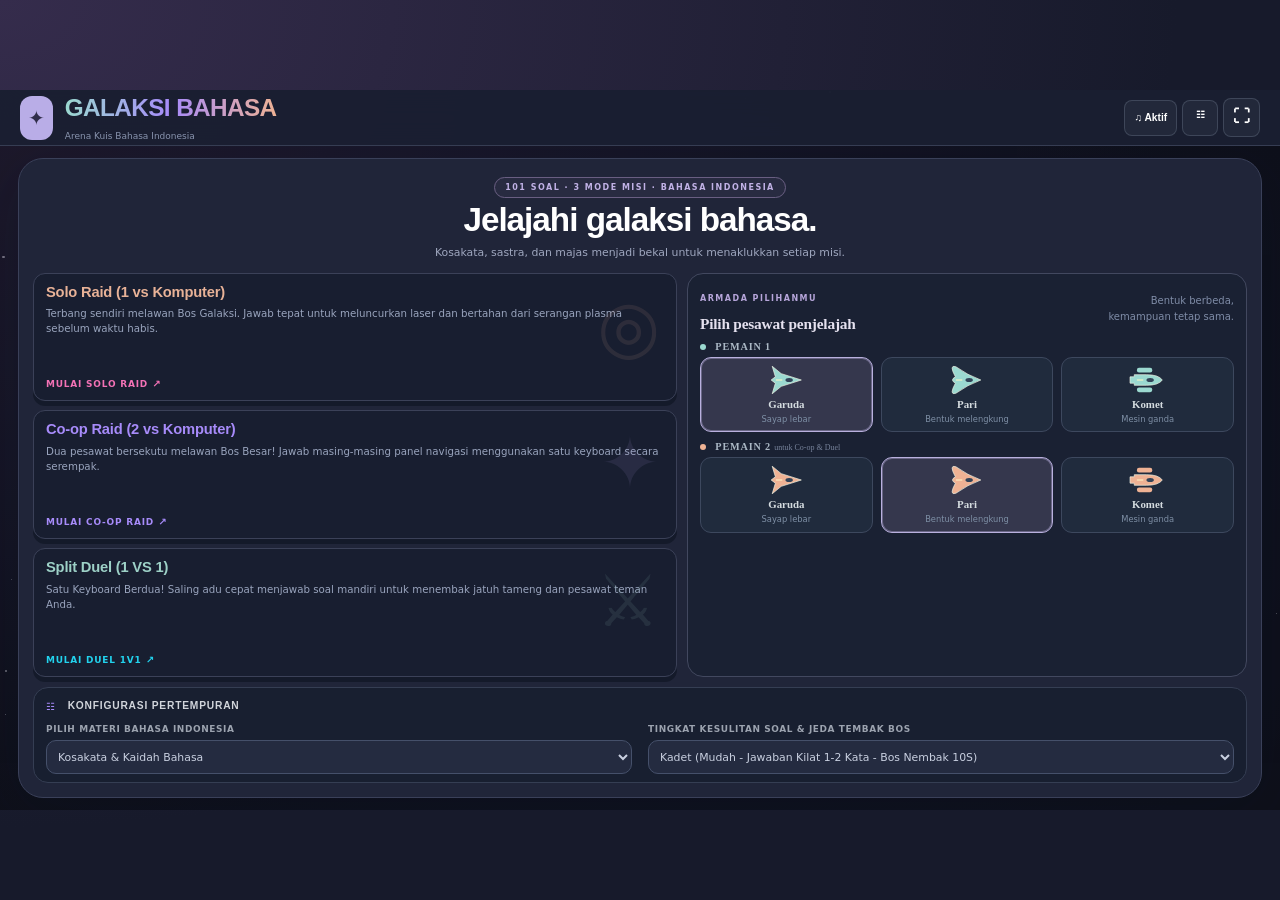
<file: modules/games/06-Galaksi-Bahasa/index.html>
<!DOCTYPE html>
<html lang="id" class="dark">
<head>
    <meta charset="UTF-8">
    <meta name="viewport" content="width=device-width, initial-scale=1.0">
    <title>Galaksi Bahasa — Space Battle</title>
    
    
    
    
    
    <style>
        body {
            font-family: 'Segoe UI', system-ui, sans-serif;
            background-color: #141726;
            overflow-x: hidden;
            user-select: none;
        }
        .neon-border-cyan {
            box-shadow: 0 0 15px rgba(0, 240, 255, 0.4), inset 0 0 10px rgba(0, 240, 255, 0.2);
        }
        .neon-border-pink {
            box-shadow: 0 0 15px rgba(255, 0, 127, 0.4), inset 0 0 10px rgba(255, 0, 127, 0.2);
        }
        /* Fallback simulated fullscreen layout */
        body.simulated-fullscreen {
            position: fixed !important;
            inset: 0 !important;
            z-index: 99999 !important;
            width: 100vw !important;
            height: 100vh !important;
            background-color: #141726 !important;
        }
        ::-webkit-scrollbar {
            width: 6px;
        }
        ::-webkit-scrollbar-track {
            background: #0b0f19;
        }
        ::-webkit-scrollbar-thumb {
            background: #1f2937;
            border-radius: 3px;
        }
        ::-webkit-scrollbar-thumb:hover {
            background: #374151;
        }
    .fa-solid{font-style:normal;display:inline-block;line-height:1;text-align:center;font-family:system-ui,sans-serif}.fa-solid:before{content:"✧"}.fa-rocket:before{content:"✦"}.fa-crosshairs:before{content:"◎"}.fa-bullseye:before{content:"◎"}.fa-people-group:before{content:"♧"}.fa-user-friends:before{content:"⚔"}.fa-user-group:before{content:"⚔"}.fa-arrow-right:before{content:"↗"}.fa-sliders:before{content:"☷"}.fa-chevron-left:before{content:"‹"}.fa-volume-high:before{content:"♫"}.fa-volume-xmark:before{content:"♩"}.fa-expand:before{content:"⛶"}.fa-compress:before{content:"⊡"}.fa-stopwatch:before{content:"◷"}.fa-shield:before{content:"⬡"}.fa-triangle-exclamation:before{content:"!"}.fa-circle-check:before{content:"✓"}.fa-flag-checkered:before{content:"⚑"}.fa-arrows-rotate:before{content:"↻"}.fa-house:before{content:"⌂"}.fa-bolt:before{content:"ϟ"}.fa-star:before{content:"✧"}.fa-fire:before{content:"♨"}.fa-skull:before{content:"☠"}
</style>
<style>*,:after,:before{--tw-border-spacing-x:0;--tw-border-spacing-y:0;--tw-translate-x:0;--tw-translate-y:0;--tw-rotate:0;--tw-skew-x:0;--tw-skew-y:0;--tw-scale-x:1;--tw-scale-y:1;--tw-pan-x: ;--tw-pan-y: ;--tw-pinch-zoom: ;--tw-scroll-snap-strictness:proximity;--tw-gradient-from-position: ;--tw-gradient-via-position: ;--tw-gradient-to-position: ;--tw-ordinal: ;--tw-slashed-zero: ;--tw-numeric-figure: ;--tw-numeric-spacing: ;--tw-numeric-fraction: ;--tw-ring-inset: ;--tw-ring-offset-width:0px;--tw-ring-offset-color:#fff;--tw-ring-color:rgba(59,130,246,.5);--tw-ring-offset-shadow:0 0 #0000;--tw-ring-shadow:0 0 #0000;--tw-shadow:0 0 #0000;--tw-shadow-colored:0 0 #0000;--tw-blur: ;--tw-brightness: ;--tw-contrast: ;--tw-grayscale: ;--tw-hue-rotate: ;--tw-invert: ;--tw-saturate: ;--tw-sepia: ;--tw-drop-shadow: ;--tw-backdrop-blur: ;--tw-backdrop-brightness: ;--tw-backdrop-contrast: ;--tw-backdrop-grayscale: ;--tw-backdrop-hue-rotate: ;--tw-backdrop-invert: ;--tw-backdrop-opacity: ;--tw-backdrop-saturate: ;--tw-backdrop-sepia: ;--tw-contain-size: ;--tw-contain-layout: ;--tw-contain-paint: ;--tw-contain-style: }::backdrop{--tw-border-spacing-x:0;--tw-border-spacing-y:0;--tw-translate-x:0;--tw-translate-y:0;--tw-rotate:0;--tw-skew-x:0;--tw-skew-y:0;--tw-scale-x:1;--tw-scale-y:1;--tw-pan-x: ;--tw-pan-y: ;--tw-pinch-zoom: ;--tw-scroll-snap-strictness:proximity;--tw-gradient-from-position: ;--tw-gradient-via-position: ;--tw-gradient-to-position: ;--tw-ordinal: ;--tw-slashed-zero: ;--tw-numeric-figure: ;--tw-numeric-spacing: ;--tw-numeric-fraction: ;--tw-ring-inset: ;--tw-ring-offset-width:0px;--tw-ring-offset-color:#fff;--tw-ring-color:rgba(59,130,246,.5);--tw-ring-offset-shadow:0 0 #0000;--tw-ring-shadow:0 0 #0000;--tw-shadow:0 0 #0000;--tw-shadow-colored:0 0 #0000;--tw-blur: ;--tw-brightness: ;--tw-contrast: ;--tw-grayscale: ;--tw-hue-rotate: ;--tw-invert: ;--tw-saturate: ;--tw-sepia: ;--tw-drop-shadow: ;--tw-backdrop-blur: ;--tw-backdrop-brightness: ;--tw-backdrop-contrast: ;--tw-backdrop-grayscale: ;--tw-backdrop-hue-rotate: ;--tw-backdrop-invert: ;--tw-backdrop-opacity: ;--tw-backdrop-saturate: ;--tw-backdrop-sepia: ;--tw-contain-size: ;--tw-contain-layout: ;--tw-contain-paint: ;--tw-contain-style: }/*! tailwindcss v3.4.17 | MIT License | https://tailwindcss.com*/*,:after,:before{box-sizing:border-box;border:0 solid #e5e7eb}:after,:before{--tw-content:""}:host,html{line-height:1.5;-webkit-text-size-adjust:100%;-moz-tab-size:4;-o-tab-size:4;tab-size:4;font-family:Segoe UI,sans-serif;font-feature-settings:normal;font-variation-settings:normal;-webkit-tap-highlight-color:transparent}body{margin:0;line-height:inherit}hr{height:0;color:inherit;border-top-width:1px}abbr:where([title]){-webkit-text-decoration:underline dotted;text-decoration:underline dotted}h1,h2,h3,h4,h5,h6{font-size:inherit;font-weight:inherit}a{color:inherit;text-decoration:inherit}b,strong{font-weight:bolder}code,kbd,pre,samp{font-family:ui-monospace,SFMono-Regular,Menlo,Monaco,Consolas,Liberation Mono,Courier New,monospace;font-feature-settings:normal;font-variation-settings:normal;font-size:1em}small{font-size:80%}sub,sup{font-size:75%;line-height:0;position:relative;vertical-align:baseline}sub{bottom:-.25em}sup{top:-.5em}table{text-indent:0;border-color:inherit;border-collapse:collapse}button,input,optgroup,select,textarea{font-family:inherit;font-feature-settings:inherit;font-variation-settings:inherit;font-size:100%;font-weight:inherit;line-height:inherit;letter-spacing:inherit;color:inherit;margin:0;padding:0}button,select{text-transform:none}button,input:where([type=button]),input:where([type=reset]),input:where([type=submit]){-webkit-appearance:button;background-color:transparent;background-image:none}:-moz-focusring{outline:auto}:-moz-ui-invalid{box-shadow:none}progress{vertical-align:baseline}::-webkit-inner-spin-button,::-webkit-outer-spin-button{height:auto}[type=search]{-webkit-appearance:textfield;outline-offset:-2px}::-webkit-search-decoration{-webkit-appearance:none}::-webkit-file-upload-button{-webkit-appearance:button;font:inherit}summary{display:list-item}blockquote,dd,dl,figure,h1,h2,h3,h4,h5,h6,hr,p,pre{margin:0}fieldset{margin:0}fieldset,legend{padding:0}menu,ol,ul{list-style:none;margin:0;padding:0}dialog{padding:0}textarea{resize:vertical}input::-moz-placeholder,textarea::-moz-placeholder{opacity:1;color:#9ca3af}input::placeholder,textarea::placeholder{opacity:1;color:#9ca3af}[role=button],button{cursor:pointer}:disabled{cursor:default}audio,canvas,embed,iframe,img,object,svg,video{display:block;vertical-align:middle}img,video{max-width:100%;height:auto}[hidden]:where(:not([hidden=until-found])){display:none}.\!container{width:100%!important}.container{width:100%}@media (min-width:640px){.\!container{max-width:640px!important}.container{max-width:640px}}@media (min-width:768px){.\!container{max-width:768px!important}.container{max-width:768px}}@media (min-width:1024px){.\!container{max-width:1024px!important}.container{max-width:1024px}}@media (min-width:1280px){.\!container{max-width:1280px!important}.container{max-width:1280px}}@media (min-width:1536px){.\!container{max-width:1536px!important}.container{max-width:1536px}}.pointer-events-none{pointer-events:none}.fixed{position:fixed}.absolute{position:absolute}.relative{position:relative}.inset-0{inset:0}.-bottom-10{bottom:-2.5rem}.-left-10{left:-2.5rem}.-left-16{left:-4rem}.-right-10{right:-2.5rem}.-top-10{top:-2.5rem}.-top-16{top:-4rem}.left-4{left:1rem}.right-0{right:0}.right-4{right:1rem}.top-0{top:0}.top-3{top:.75rem}.z-0{z-index:0}.z-10{z-index:10}.z-50{z-index:50}.mb-1{margin-bottom:.25rem}.mb-2{margin-bottom:.5rem}.mb-3{margin-bottom:.75rem}.mb-4{margin-bottom:1rem}.mb-6{margin-bottom:1.5rem}.mb-8{margin-bottom:2rem}.ml-1{margin-left:.25rem}.mr-1{margin-right:.25rem}.mr-2{margin-right:.5rem}.mt-1{margin-top:.25rem}.mt-2{margin-top:.5rem}.mt-3{margin-top:.75rem}.block{display:block}.inline-block{display:inline-block}.flex{display:flex}.grid{display:grid}.hidden{display:none}.h-10{height:2.5rem}.h-12{height:3rem}.h-2{height:.5rem}.h-3{height:.75rem}.h-36{height:9rem}.h-40{height:10rem}.h-6{height:1.5rem}.h-60{height:15rem}.h-64{height:16rem}.h-full{height:100%}.min-h-\[220px\]{min-height:220px}.min-h-\[50px\]{min-height:50px}.min-h-screen{min-height:100vh}.w-10{width:2.5rem}.w-12{width:3rem}.w-3{width:.75rem}.w-36{width:9rem}.w-40{width:10rem}.w-6{width:1.5rem}.w-full{width:100%}.max-w-5xl{max-width:64rem}.max-w-6xl{max-width:72rem}.max-w-lg{max-width:32rem}.flex-1{flex:1 1 0%}.flex-grow{flex-grow:1}.translate-x-1{--tw-translate-x:0.25rem}.translate-x-1,.translate-y-1{transform:translate(var(--tw-translate-x),var(--tw-translate-y)) rotate(var(--tw-rotate)) skewX(var(--tw-skew-x)) skewY(var(--tw-skew-y)) scaleX(var(--tw-scale-x)) scaleY(var(--tw-scale-y))}.translate-y-1{--tw-translate-y:0.25rem}@keyframes bounce{0%,to{transform:translateY(-25%);animation-timing-function:cubic-bezier(.8,0,1,1)}50%{transform:none;animation-timing-function:cubic-bezier(0,0,.2,1)}}.animate-bounce{animation:bounce 1s infinite}@keyframes ping{75%,to{transform:scale(2);opacity:0}}.animate-ping{animation:ping 1s cubic-bezier(0,0,.2,1) infinite}@keyframes pulse{50%{opacity:.5}}.animate-pulse{animation:pulse 2s cubic-bezier(.4,0,.6,1) infinite}.cursor-not-allowed{cursor:not-allowed}.resize{resize:both}.grid-cols-1{grid-template-columns:repeat(1,minmax(0,1fr))}.grid-cols-2{grid-template-columns:repeat(2,minmax(0,1fr))}.flex-col{flex-direction:column}.items-center{align-items:center}.justify-center{justify-content:center}.justify-between{justify-content:space-between}.gap-1{gap:.25rem}.gap-2{gap:.5rem}.gap-3{gap:.75rem}.gap-4{gap:1rem}.overflow-hidden{overflow:hidden}.rounded{border-radius:.25rem}.rounded-2xl{border-radius:1rem}.rounded-full{border-radius:9999px}.rounded-lg{border-radius:.5rem}.rounded-md{border-radius:.375rem}.rounded-xl{border-radius:.75rem}.border{border-width:1px}.border-2{border-width:2px}.border-b{border-bottom-width:1px}.border-t{border-top-width:1px}.border-dashed{border-style:dashed}.border-cyan-800{--tw-border-opacity:1;border-color:rgb(21 94 117/var(--tw-border-opacity,1))}.border-cyan-900{--tw-border-opacity:1;border-color:rgb(22 78 99/var(--tw-border-opacity,1))}.border-cyan-900\/50{border-color:rgba(22,78,99,.5)}.border-cyan-950{--tw-border-opacity:1;border-color:rgb(8 51 68/var(--tw-border-opacity,1))}.border-emerald-500{--tw-border-opacity:1;border-color:rgb(16 185 129/var(--tw-border-opacity,1))}.border-neoncyan\/50{border-color:rgba(155,217,208,.5)}.border-neonpink{--tw-border-opacity:1;border-color:rgb(239 178 148/var(--tw-border-opacity,1))}.border-neonpink\/50{border-color:hsla(20,74%,76%,.5)}.border-pink-800{--tw-border-opacity:1;border-color:rgb(157 23 77/var(--tw-border-opacity,1))}.border-pink-900{--tw-border-opacity:1;border-color:rgb(131 24 67/var(--tw-border-opacity,1))}.border-pink-900\/50{border-color:rgba(131,24,67,.5)}.border-pink-950{--tw-border-opacity:1;border-color:rgb(80 7 36/var(--tw-border-opacity,1))}.border-rose-500{--tw-border-opacity:1;border-color:rgb(244 63 94/var(--tw-border-opacity,1))}.border-slate-700{--tw-border-opacity:1;border-color:rgb(51 65 85/var(--tw-border-opacity,1))}.border-slate-800{--tw-border-opacity:1;border-color:rgb(30 41 59/var(--tw-border-opacity,1))}.border-slate-900{--tw-border-opacity:1;border-color:rgb(15 23 42/var(--tw-border-opacity,1))}.border-violet-700{--tw-border-opacity:1;border-color:rgb(109 40 217/var(--tw-border-opacity,1))}.border-violet-800{--tw-border-opacity:1;border-color:rgb(91 33 182/var(--tw-border-opacity,1))}.border-violet-900\/50{border-color:rgba(76,29,149,.5)}.bg-black\/60{background-color:rgba(0,0,0,.6)}.bg-black\/80{background-color:rgba(0,0,0,.8)}.bg-black\/90{background-color:rgba(0,0,0,.9)}.bg-cyan-950{--tw-bg-opacity:1;background-color:rgb(8 51 68/var(--tw-bg-opacity,1))}.bg-cyan-950\/50{background-color:rgba(8,51,68,.5)}.bg-emerald-950{--tw-bg-opacity:1;background-color:rgb(2 44 34/var(--tw-bg-opacity,1))}.bg-emerald-950\/80{background-color:rgba(2,44,34,.8)}.bg-neoncyan{--tw-bg-opacity:1;background-color:rgb(155 217 208/var(--tw-bg-opacity,1))}.bg-neoncyan\/10{background-color:rgba(155,217,208,.1)}.bg-neoncyan\/20{background-color:rgba(155,217,208,.2)}.bg-neonpink{--tw-bg-opacity:1;background-color:rgb(239 178 148/var(--tw-bg-opacity,1))}.bg-neonpink\/10{background-color:hsla(20,74%,76%,.1)}.bg-neonpink\/20{background-color:hsla(20,74%,76%,.2)}.bg-pink-950{--tw-bg-opacity:1;background-color:rgb(80 7 36/var(--tw-bg-opacity,1))}.bg-pink-950\/10{background-color:rgba(80,7,36,.1)}.bg-pink-950\/50{background-color:rgba(80,7,36,.5)}.bg-rose-950{--tw-bg-opacity:1;background-color:rgb(76 5 25/var(--tw-bg-opacity,1))}.bg-rose-950\/80{background-color:rgba(76,5,25,.8)}.bg-slate-800{--tw-bg-opacity:1;background-color:rgb(30 41 59/var(--tw-bg-opacity,1))}.bg-slate-900{--tw-bg-opacity:1;background-color:rgb(15 23 42/var(--tw-bg-opacity,1))}.bg-slate-900\/90{background-color:rgba(15,23,42,.9)}.bg-slate-950{--tw-bg-opacity:1;background-color:rgb(2 6 23/var(--tw-bg-opacity,1))}.bg-slate-950\/50{background-color:rgba(2,6,23,.5)}.bg-slate-950\/70{background-color:rgba(2,6,23,.7)}.bg-slate-950\/80{background-color:rgba(2,6,23,.8)}.bg-violet-600\/20{background-color:rgba(124,58,237,.2)}.bg-violet-950\/40{background-color:rgba(46,16,101,.4)}.bg-violet-950\/50{background-color:rgba(46,16,101,.5)}.bg-white{--tw-bg-opacity:1;background-color:rgb(255 255 255/var(--tw-bg-opacity,1))}.bg-\[radial-gradient\(ellipse_at_center\2c _var\(--tw-gradient-stops\)\)\]{background-image:radial-gradient(ellipse at center,var(--tw-gradient-stops))}.bg-gradient-to-br{background-image:linear-gradient(to bottom right,var(--tw-gradient-stops))}.bg-gradient-to-r{background-image:linear-gradient(to right,var(--tw-gradient-stops))}.from-cyan-500{--tw-gradient-from:#06b6d4 var(--tw-gradient-from-position);--tw-gradient-to:rgba(6,182,212,0) var(--tw-gradient-to-position);--tw-gradient-stops:var(--tw-gradient-from),var(--tw-gradient-to)}.from-indigo-950\/40{--tw-gradient-from:rgba(30,27,75,.4) var(--tw-gradient-from-position);--tw-gradient-to:rgba(30,27,75,0) var(--tw-gradient-to-position);--tw-gradient-stops:var(--tw-gradient-from),var(--tw-gradient-to)}.from-neoncyan{--tw-gradient-from:#9bd9d0 var(--tw-gradient-from-position);--tw-gradient-to:rgba(155,217,208,0) var(--tw-gradient-to-position);--tw-gradient-stops:var(--tw-gradient-from),var(--tw-gradient-to)}.from-neonpink{--tw-gradient-from:#efb294 var(--tw-gradient-from-position);--tw-gradient-to:hsla(20,74%,76%,0) var(--tw-gradient-to-position);--tw-gradient-stops:var(--tw-gradient-from),var(--tw-gradient-to)}.from-violet-600{--tw-gradient-from:#7c3aed var(--tw-gradient-from-position);--tw-gradient-to:rgba(124,58,237,0) var(--tw-gradient-to-position);--tw-gradient-stops:var(--tw-gradient-from),var(--tw-gradient-to)}.via-gray-950{--tw-gradient-to:rgba(3,7,18,0) var(--tw-gradient-to-position);--tw-gradient-stops:var(--tw-gradient-from),#030712 var(--tw-gradient-via-position),var(--tw-gradient-to)}.via-violet-400{--tw-gradient-to:rgba(167,139,250,0) var(--tw-gradient-to-position);--tw-gradient-stops:var(--tw-gradient-from),#a78bfa var(--tw-gradient-via-position),var(--tw-gradient-to)}.to-black{--tw-gradient-to:#000 var(--tw-gradient-to-position)}.to-indigo-500{--tw-gradient-to:#6366f1 var(--tw-gradient-to-position)}.to-indigo-600{--tw-gradient-to:#4f46e5 var(--tw-gradient-to-position)}.to-neonpink{--tw-gradient-to:#efb294 var(--tw-gradient-to-position)}.to-pink-500{--tw-gradient-to:#ec4899 var(--tw-gradient-to-position)}.to-violet-500{--tw-gradient-to:#8b5cf6 var(--tw-gradient-to-position)}.bg-clip-text{-webkit-background-clip:text;background-clip:text}.p-2{padding:.5rem}.p-2\.5{padding:.625rem}.p-4{padding:1rem}.p-5{padding:1.25rem}.p-6{padding:1.5rem}.px-2{padding-left:.5rem;padding-right:.5rem}.px-3{padding-left:.75rem;padding-right:.75rem}.px-3\.5{padding-left:.875rem;padding-right:.875rem}.px-4{padding-left:1rem;padding-right:1rem}.px-5{padding-left:1.25rem;padding-right:1.25rem}.px-6{padding-left:1.5rem;padding-right:1.5rem}.py-0\.5{padding-top:.125rem;padding-bottom:.125rem}.py-1{padding-top:.25rem;padding-bottom:.25rem}.py-1\.5{padding-top:.375rem;padding-bottom:.375rem}.py-2{padding-top:.5rem;padding-bottom:.5rem}.py-2\.5{padding-top:.625rem;padding-bottom:.625rem}.py-3{padding-top:.75rem;padding-bottom:.75rem}.py-4{padding-top:1rem;padding-bottom:1rem}.pb-2{padding-bottom:.5rem}.pt-4{padding-top:1rem}.text-left{text-align:left}.text-center{text-align:center}.font-mono{font-family:ui-monospace,SFMono-Regular,Menlo,Monaco,Consolas,Liberation Mono,Courier New,monospace}.font-orbitron{font-family:Trebuchet MS,sans-serif}.text-3xl{font-size:1.875rem;line-height:2.25rem}.text-4xl{font-size:2.25rem;line-height:2.5rem}.text-7xl{font-size:4.5rem;line-height:1}.text-\[10px\]{font-size:10px}.text-\[11px\]{font-size:11px}.text-\[9px\]{font-size:9px}.text-lg{font-size:1.125rem;line-height:1.75rem}.text-sm{font-size:.875rem;line-height:1.25rem}.text-xl{font-size:1.25rem;line-height:1.75rem}.text-xs{font-size:.75rem;line-height:1rem}.font-black{font-weight:900}.font-bold{font-weight:700}.font-semibold{font-weight:600}.uppercase{text-transform:uppercase}.leading-relaxed{line-height:1.625}.tracking-wide{letter-spacing:.025em}.tracking-wider{letter-spacing:.05em}.tracking-widest{letter-spacing:.1em}.text-amber-400{--tw-text-opacity:1;color:rgb(251 191 36/var(--tw-text-opacity,1))}.text-cyan-400{--tw-text-opacity:1;color:rgb(34 211 238/var(--tw-text-opacity,1))}.text-emerald-300{--tw-text-opacity:1;color:rgb(110 231 183/var(--tw-text-opacity,1))}.text-emerald-400{--tw-text-opacity:1;color:rgb(52 211 153/var(--tw-text-opacity,1))}.text-gray-200{--tw-text-opacity:1;color:rgb(229 231 235/var(--tw-text-opacity,1))}.text-gray-300{--tw-text-opacity:1;color:rgb(209 213 219/var(--tw-text-opacity,1))}.text-gray-400{--tw-text-opacity:1;color:rgb(156 163 175/var(--tw-text-opacity,1))}.text-gray-500{--tw-text-opacity:1;color:rgb(107 114 128/var(--tw-text-opacity,1))}.text-neoncyan{--tw-text-opacity:1;color:rgb(155 217 208/var(--tw-text-opacity,1))}.text-neonpink{--tw-text-opacity:1;color:rgb(239 178 148/var(--tw-text-opacity,1))}.text-neonviolet{--tw-text-opacity:1;color:rgb(182 167 231/var(--tw-text-opacity,1))}.text-pink-400{--tw-text-opacity:1;color:rgb(244 114 182/var(--tw-text-opacity,1))}.text-red-500{--tw-text-opacity:1;color:rgb(239 68 68/var(--tw-text-opacity,1))}.text-rose-300{--tw-text-opacity:1;color:rgb(253 164 175/var(--tw-text-opacity,1))}.text-rose-400{--tw-text-opacity:1;color:rgb(251 113 133/var(--tw-text-opacity,1))}.text-rose-500{--tw-text-opacity:1;color:rgb(244 63 94/var(--tw-text-opacity,1))}.text-transparent{color:transparent}.text-violet-300{--tw-text-opacity:1;color:rgb(196 181 253/var(--tw-text-opacity,1))}.text-violet-400{--tw-text-opacity:1;color:rgb(167 139 250/var(--tw-text-opacity,1))}.text-white{--tw-text-opacity:1;color:rgb(255 255 255/var(--tw-text-opacity,1))}.opacity-10{opacity:.1}.opacity-40{opacity:.4}.opacity-80{opacity:.8}.shadow-2xl{--tw-shadow:0 25px 50px -12px rgba(0,0,0,.25);--tw-shadow-colored:0 25px 50px -12px var(--tw-shadow-color)}.shadow-2xl,.shadow-lg{box-shadow:var(--tw-ring-offset-shadow,0 0 #0000),var(--tw-ring-shadow,0 0 #0000),var(--tw-shadow)}.shadow-lg{--tw-shadow:0 10px 15px -3px rgba(0,0,0,.1),0 4px 6px -4px rgba(0,0,0,.1);--tw-shadow-colored:0 10px 15px -3px var(--tw-shadow-color),0 4px 6px -4px var(--tw-shadow-color)}.shadow-md{--tw-shadow:0 4px 6px -1px rgba(0,0,0,.1),0 2px 4px -2px rgba(0,0,0,.1);--tw-shadow-colored:0 4px 6px -1px var(--tw-shadow-color),0 2px 4px -2px var(--tw-shadow-color);box-shadow:var(--tw-ring-offset-shadow,0 0 #0000),var(--tw-ring-shadow,0 0 #0000),var(--tw-shadow)}.shadow-indigo-950{--tw-shadow-color:#1e1b4b;--tw-shadow:var(--tw-shadow-colored)}.blur-2xl{--tw-blur:blur(40px)}.blur-2xl,.blur-3xl{filter:var(--tw-blur) var(--tw-brightness) var(--tw-contrast) var(--tw-grayscale) var(--tw-hue-rotate) var(--tw-invert) var(--tw-saturate) var(--tw-sepia) var(--tw-drop-shadow)}.blur-3xl{--tw-blur:blur(64px)}.filter{filter:var(--tw-blur) var(--tw-brightness) var(--tw-contrast) var(--tw-grayscale) var(--tw-hue-rotate) var(--tw-invert) var(--tw-saturate) var(--tw-sepia) var(--tw-drop-shadow)}.backdrop-blur-lg{--tw-backdrop-blur:blur(16px)}.backdrop-blur-lg,.backdrop-blur-md{-webkit-backdrop-filter:var(--tw-backdrop-blur) var(--tw-backdrop-brightness) var(--tw-backdrop-contrast) var(--tw-backdrop-grayscale) var(--tw-backdrop-hue-rotate) var(--tw-backdrop-invert) var(--tw-backdrop-opacity) var(--tw-backdrop-saturate) var(--tw-backdrop-sepia);backdrop-filter:var(--tw-backdrop-blur) var(--tw-backdrop-brightness) var(--tw-backdrop-contrast) var(--tw-backdrop-grayscale) var(--tw-backdrop-hue-rotate) var(--tw-backdrop-invert) var(--tw-backdrop-opacity) var(--tw-backdrop-saturate) var(--tw-backdrop-sepia)}.backdrop-blur-md{--tw-backdrop-blur:blur(12px)}.transition{transition-property:color,background-color,border-color,text-decoration-color,fill,stroke,opacity,box-shadow,transform,filter,-webkit-backdrop-filter;transition-property:color,background-color,border-color,text-decoration-color,fill,stroke,opacity,box-shadow,transform,filter,backdrop-filter;transition-property:color,background-color,border-color,text-decoration-color,fill,stroke,opacity,box-shadow,transform,filter,backdrop-filter,-webkit-backdrop-filter;transition-timing-function:cubic-bezier(.4,0,.2,1);transition-duration:.15s}.transition-all{transition-property:all;transition-timing-function:cubic-bezier(.4,0,.2,1);transition-duration:.15s}.transition-opacity{transition-property:opacity;transition-timing-function:cubic-bezier(.4,0,.2,1);transition-duration:.15s}.duration-100{transition-duration:.1s}.duration-300{transition-duration:.3s}.ease-linear{transition-timing-function:linear}.hover\:scale-\[1\.01\]:hover{--tw-scale-x:1.01;--tw-scale-y:1.01}.hover\:scale-\[1\.01\]:hover,.hover\:scale-\[1\.02\]:hover{transform:translate(var(--tw-translate-x),var(--tw-translate-y)) rotate(var(--tw-rotate)) skewX(var(--tw-skew-x)) skewY(var(--tw-skew-y)) scaleX(var(--tw-scale-x)) scaleY(var(--tw-scale-y))}.hover\:scale-\[1\.02\]:hover{--tw-scale-x:1.02;--tw-scale-y:1.02}.hover\:border-neoncyan:hover{--tw-border-opacity:1;border-color:rgb(155 217 208/var(--tw-border-opacity,1))}.hover\:border-neonpink:hover{--tw-border-opacity:1;border-color:rgb(239 178 148/var(--tw-border-opacity,1))}.hover\:border-slate-500:hover{--tw-border-opacity:1;border-color:rgb(100 116 139/var(--tw-border-opacity,1))}.hover\:border-violet-400:hover{--tw-border-opacity:1;border-color:rgb(167 139 250/var(--tw-border-opacity,1))}.hover\:bg-slate-700:hover{--tw-bg-opacity:1;background-color:rgb(51 65 85/var(--tw-bg-opacity,1))}.hover\:bg-slate-900:hover{--tw-bg-opacity:1;background-color:rgb(15 23 42/var(--tw-bg-opacity,1))}.hover\:from-violet-500:hover{--tw-gradient-from:#8b5cf6 var(--tw-gradient-from-position);--tw-gradient-to:rgba(139,92,246,0) var(--tw-gradient-to-position);--tw-gradient-stops:var(--tw-gradient-from),var(--tw-gradient-to)}.hover\:to-indigo-500:hover{--tw-gradient-to:#6366f1 var(--tw-gradient-to-position)}.focus\:border-violet-500:focus{--tw-border-opacity:1;border-color:rgb(139 92 246/var(--tw-border-opacity,1))}.focus\:outline-none:focus{outline:2px solid transparent;outline-offset:2px}.group:hover .group-hover\:text-white{--tw-text-opacity:1;color:rgb(255 255 255/var(--tw-text-opacity,1))}.group:hover .group-hover\:opacity-20{opacity:.2}@media (min-width:640px){.sm\:block{display:block}.sm\:flex-row{flex-direction:row}}@media (min-width:768px){.md\:h-80{height:20rem}.md\:grid-cols-2{grid-template-columns:repeat(2,minmax(0,1fr))}.md\:grid-cols-3{grid-template-columns:repeat(3,minmax(0,1fr))}.md\:p-8{padding:2rem}.md\:px-4{padding-left:1rem;padding-right:1rem}.md\:py-1\.5{padding-top:.375rem;padding-bottom:.375rem}.md\:text-2xl{font-size:1.5rem;line-height:2rem}.md\:text-4xl{font-size:2.25rem;line-height:2.5rem}.md\:text-base{font-size:1rem;line-height:1.5rem}.md\:text-xs{font-size:.75rem;line-height:1rem}}
:root{--galaxy:#171a2b;--panel:#21263b;--edge:#3a4059;--lav:#bcafe5;--peach:#eeb99c;--soft:#a9b1c7}body{background:radial-gradient(ellipse at top left,#352c4c,#171a2b 65%)!important;color:#f6f0e3;font-family:'Segoe UI',system-ui,sans-serif}body>div.fixed:first-child{opacity:.22}header{background:#1b2032eb!important;border-color:#363d53!important;padding:18px 30px!important}.font-orbitron{font-family:'Trebuchet MS',sans-serif!important;letter-spacing:.2px}header h1{font-size:23px!important;letter-spacing:-.6px!important}header p{display:block!important;font-size:9px!important;margin-top:4px;color:#8994ae!important}header .bg-gradient-to-br{background:#b9ade7!important;color:#2a2944!important;border-radius:12px;box-shadow:none}header .bg-gradient-to-br i{color:#302d4a!important}#mainContainer{padding:28px 24px 32px!important;align-items:flex-start}#menuScreen{background:#202539!important;border-color:#3a4059!important;border-radius:25px!important;padding:30px!important;box-shadow:0 12px 60px #070d1f33}#menuScreen>.text-center>span{border-color:#695e82!important;color:#c1b2e6!important;background:#b7a2eb0c!important;font-size:9px;letter-spacing:1.5px;padding:8px 15px}#menuScreen h2{font-size:clamp(30px,4vw,42px);line-height:1.15;letter-spacing:-1px;margin-top:16px}#menuScreen>.text-center>p{font-size:12px;color:#9fa7bf;margin-top:12px}#menuScreen>.grid>button{border-radius:17px;background:#181e30!important;border-color:#3b4158!important;padding:21px;height:232px;box-shadow:0 5px 0 #141a2a}#menuScreen>.grid>button:hover{border-color:#a79ac8!important;background:#252a40!important;transform:translateY(-3px)}#menuScreen h3{font-size:16px;line-height:1.5;letter-spacing:-.2px}#menuScreen>.grid>button p{font-size:11px;color:#99a4bd;line-height:1.8;margin-top:8px}#menuScreen>.grid>button>span{font-size:9px;letter-spacing:.8px}#menuScreen .text-neonpink{color:#e8b297!important}#menuScreen .text-neoncyan{color:#9dd1c7!important}#menuScreen>.bg-slate-950\/50{background:#181f30!important;border-color:#353e53!important;border-radius:15px;padding:20px}#menuScreen h4{font-size:11px;letter-spacing:.8px}#menuScreen label{font-size:9px;letter-spacing:.6px}select{background:#242b40!important;border-color:#45506a!important;color:#c9d0e0!important;border-radius:10px!important;min-height:42px;font-size:12px!important}select:focus{outline:2px solid #b6a7e7;outline-offset:2px}.fleet-config{border:1px solid #42485f;background:#1a2133;border-radius:16px;padding:20px;margin:0 0 22px}.fleet-heading{display:flex;justify-content:space-between;gap:12px;align-items:center;margin-bottom:16px}.fleet-heading span{font-size:8px;font-weight:800;letter-spacing:1.5px;color:#b7a6db}.fleet-heading h3{font-family:'Trebuchet MS';font-weight:800;color:#e5e1ef;margin-top:4px}.fleet-heading p{font-size:10px;color:#7f8ca7;max-width:140px;line-height:1.6;text-align:right}.fleet-grid{display:grid;grid-template-columns:1fr 1fr;gap:22px}.fleet-grid h4{font:800 9px 'Segoe UI';color:#abb8c5;letter-spacing:1px;margin-bottom:9px}.fleet-grid h4 small{font-size:8px;letter-spacing:0;color:#77839b;font-weight:500}.pilot-dot{display:inline-block;width:6px;height:6px;background:#9bd9d0;border-radius:50%;margin-right:6px}.pilot-dot.second{background:#efb294}.craft-choices{display:grid;grid-template-columns:repeat(3,minmax(0,1fr));gap:8px}.craft-choice{border:1px solid #3d485e;background:#202b3d;border-radius:11px;text-align:center;padding:7px 5px 10px;transition:transform .15s,border .15s;color:#acbace}.craft-choice:hover{border-color:#a9a2ce;transform:translateY(-2px)}.craft-choice.chosen{border-color:#b9b0de;background:#35374d;box-shadow:inset 0 0 0 1px #b9b0de66}.craft-choice svg{height:48px;width:65px;max-width:100%;margin:auto}.craft-choice b{display:block;font:800 11px 'Segoe UI';color:#d4dbdf}.craft-choice small{font-size:8px;color:#7e8fa5;display:block;margin-top:3px}.neon-border-cyan{box-shadow:0 0 0 1px #91bfb455,0 5px 20px #070d1733!important}.neon-border-pink{box-shadow:0 0 0 1px #d6a58c55,0 5px 20px #070d1733!important}#gameplayScreen{gap:17px}#gameplayScreen>div:first-child{border-radius:21px;background:#171c2c!important;border-color:#44465b!important;height:285px;box-shadow:0 5px 0 #101627}#p1Panel,#p2Panel{background:#232a3f!important;border-width:1px!important;border-color:#587a79!important;border-radius:18px!important;padding:18px!important;min-height:290px}#p2Panel{border-color:#8c6b6f!important}#p1Panel>div:first-child,#p2Panel>div:first-child{gap:8px;border-color:#3b455a!important;align-items:center}#p1Panel>div:first-child>div:first-child,#p2Panel>div:first-child>div:first-child{min-width:0}#p1Panel .font-orbitron,#p2Panel .font-orbitron{font-size:10px!important;letter-spacing:.4px}#p1QuestionText,#p2QuestionText{font:700 15px/1.75 'Segoe UI';color:#e2e4ed;min-height:78px;margin-bottom:16px}#p1OptionsGrid,#p2OptionsGrid{gap:9px}#p1OptionsGrid>button,#p2OptionsGrid>button{font:600 12px/1.55 'Segoe UI';background:#1a2236;border:1px solid #3b4863;border-radius:11px!important;min-height:62px;padding:12px!important;box-shadow:0 3px 0 #121b2d;color:#bbc8d9}#p1OptionsGrid>button:hover,#p2OptionsGrid>button:hover{border-color:#8e9cba}#p1OptionsGrid>button span:last-child,#p2OptionsGrid>button span:last-child{background:#26334b;border-color:#40516a;color:#8c9cba;border-radius:5px;flex-shrink:0}#p1OptionsGrid>button:disabled,#p2OptionsGrid>button:disabled{opacity:.9}#p1StatsContainer,#p2HpTextContainer{font-size:9px!important}#arenaTag{font-size:9px!important;background:#28293ecc!important;border-color:#514c67!important}#p2BossBlock>div:first-child{background:#b2879009;border-color:#715166;border-radius:12px}#p2BossBlock p{color:#a0a8bd;line-height:1.8;font-size:12px}#gameOverModal>div{background:#262b41!important;border:1px solid #756185!important;border-radius:25px}#gameOverModal h2{font-size:30px!important;letter-spacing:-1px}#gameOverModal .bg-slate-950\/70{background:#1e2539!important;border-color:#3b465f!important}footer{background:#1a2031!important;border-color:#303a50!important;color:#75819c!important;font-size:9px!important;padding:17px!important}button{touch-action:manipulation}button:focus-visible{outline:3px solid #c1b2e3;outline-offset:3px}.fa-solid{vertical-align:middle}button .fa-solid{min-width:10px}
@media(max-width:767px){header{padding:14px!important}header h1{font-size:19px!important}header p{font-size:8px!important}#btnBackToMenu{padding:8px;font-size:10px}#btnSoundToggle,#btnFullscreenToggle{width:33px;height:33px;padding:7px}#mainContainer{padding:15px 10px 20px!important}#menuScreen{padding:22px 15px!important;border-radius:20px!important}#menuScreen>.text-center{margin-bottom:22px}#menuScreen h2{font-size:30px}#menuScreen>.text-center>span{font-size:7px;padding:7px 9px;letter-spacing:.7px}#menuScreen>.grid{gap:11px;margin-bottom:20px}#menuScreen>.grid>button{height:auto;min-height:171px;padding:18px}#menuScreen>.grid>button .mb-3{margin-bottom:8px}#menuScreen>.grid>button h3{font-size:15px}#menuScreen>.grid>button p{font-size:11px;line-height:1.7;margin-top:5px}.fleet-config{padding:15px;margin-bottom:17px}.fleet-grid{grid-template-columns:1fr;gap:17px}.fleet-heading{margin-bottom:14px}.fleet-heading h3{font-size:15px!important}.fleet-heading p{font-size:8px;max-width:105px}.craft-choice svg{height:43px}.fleet-grid h4{font-size:8px}.craft-choice small{font-size:8px}#menuScreen>.bg-slate-950\/50{padding:15px}#gameplayScreen{gap:12px}#gameplayScreen>div:first-child{height:235px;border-radius:15px}#gameplayScreen>div:first-child>div:first-child{top:10px;left:8px;right:8px;gap:4px;flex-wrap:wrap}#p1StatsContainer{padding:7px 8px;gap:5px}#p2HpTextContainer{font-size:8px!important}#p1StatsContainer .font-orbitron{font-size:8px!important}#arenaTag{padding:7px 8px;font-size:8px!important;order:3;margin:auto}#questionSplitContainer{grid-template-columns:repeat(2,minmax(0,1fr))!important;gap:8px}#p1Panel,#p2Panel{padding:11px!important;border-radius:13px!important;min-width:0;min-height:360px}#p1Panel>div:first-child,#p2Panel>div:first-child{align-items:flex-start;flex-direction:column;gap:7px}#p1Panel .font-orbitron,#p2Panel .font-orbitron{font-size:8px!important;letter-spacing:0}#p1QuestionText,#p2QuestionText{font-size:12px;line-height:1.65;min-height:102px;margin-bottom:12px;overflow-wrap:anywhere}#p1OptionsGrid,#p2OptionsGrid{grid-template-columns:1fr!important;gap:7px}#p1OptionsGrid>button,#p2OptionsGrid>button{min-height:58px;font-size:10px;padding:9px!important;gap:5px}#p1OptionsGrid>button span:last-child,#p2OptionsGrid>button span:last-child{font-size:8px;padding:3px 5px}#p2BossBlock p{font-size:10px;padding:0 8px}#p2BossBlock .grid{grid-template-columns:1fr}#p2ChargeLabel{font-size:7px!important}#p2BossBlock .py-4{padding:12px 5px}#p2BossBlock h3{font-size:8px!important;line-height:1.7}#p2KeyGuide{font-size:8px}#gameOverModal>div{padding:22px 16px}#winnerText{font-size:17px}footer{font-size:8px!important}}
@media(prefers-reduced-motion:reduce){.animate-pulse,.animate-bounce,.animate-ping,.craft-choice{animation:none!important;transition:none!important}}
#p1OptionsGrid>button[class*="bg-emerald"],#p2OptionsGrid>button[class*="bg-emerald"]{background:#284d42!important;border-color:#77b59a!important;color:#c6eedb!important}#p1OptionsGrid>button[class*="bg-rose"],#p2OptionsGrid>button[class*="bg-rose"]{background:#593744!important;border-color:#d397a1!important;color:#f4c8ce!important}
</style><style id="edu-arcade-layout">/* Kontrol suara bersama, tetap nyaman pada layar sentuh. */
.edu-stage{width:100%;position:relative}.edu-controls{display:flex;gap:5px;align-items:center;flex-shrink:0;margin-left:8px;position:relative;z-index:48;font:700 10px 'Segoe UI',sans-serif;letter-spacing:0;text-transform:none}.edu-controls button,.edu-controls summary{border:1px solid #8290a24d;background:#8290a217;color:inherit;border-radius:8px;min-height:34px;min-width:34px;padding:7px 9px;cursor:pointer;white-space:nowrap;font:inherit;line-height:1.3}.edu-controls summary{list-style:none;text-align:center}.edu-controls summary::-webkit-details-marker{display:none}.edu-controls button:focus-visible,.edu-controls summary:focus-visible{outline:3px solid #d5ab73;outline-offset:2px}.edu-volume>div{position:absolute;right:34px;top:42px;background:#263449;border:1px solid #53627a;padding:17px;color:#e7e4dc;width:230px;border-radius:12px;box-shadow:0 10px 30px #0004;z-index:100;text-transform:none}.edu-volume label{display:block;font-size:12px;font-weight:700;color:#e2e7ee}.edu-volume output{float:right;color:#d7c7f2}.edu-volume input{display:block;width:100%;margin:15px 0 10px;padding:0;accent-color:#baa6db;min-height:24px}.edu-volume small{font-size:10px;color:#aebdce;line-height:1.5;display:block}.edu-fullscreen{font-size:17px!important}.edu-tts-controls{background:var(--paper,#fffcf5);border:1px solid var(--line,#e0d5d5);border-radius:15px;overflow:hidden}.edu-clue-pager{display:flex;justify-content:center;align-items:center;gap:20px;padding:10px;border-top:1px solid #e1d5d5}.edu-clue-pager button{min-width:40px;min-height:34px;border:1px solid #d8cad4;border-radius:8px;background:#f3e8e0;color:#7e627d;font-size:22px}.edu-clue-pager span{font-size:11px;color:#9a8798}.edu-stage #soundToggleBtn,.edu-stage #soundBtn,.edu-stage #btn-audio,.edu-stage #btn-fullscreen,.edu-stage #btnSoundToggle,.edu-stage #btnFullscreenToggle{display:none!important}.edu-stage [hidden]{display:none!important}
@media(min-width:900px) and (min-height:480px){
html{height:100%;overscroll-behavior:none}body{height:100dvh!important;min-height:0!important;max-height:100dvh!important;margin:0!important;padding:0!important;overflow:hidden!important;display:grid!important;place-items:center!important}.edu-stage{width:min(100vw,calc(100dvh * 16 / 9));height:min(100dvh,calc(100vw * 9 / 16));aspect-ratio:16/9;container-type:size;display:flex;flex-direction:column;overflow:hidden;isolation:isolate}.edu-stage>header{position:relative!important;top:auto!important;flex-shrink:0;min-height:0;height:clamp(48px,7.5cqh,80px);padding:8px 20px!important;width:100%;max-width:none;gap:12px}.edu-stage header .brand{font-size:clamp(20px,2cqw,34px)}.edu-stage header .brand-icon{width:clamp(32px,3.6cqw,58px);height:clamp(32px,3.6cqw,58px);font-size:clamp(22px,2.6cqw,40px)}.edu-stage header .brand small{font-size:clamp(6px,.6cqw,11px)}.edu-stage header .ghost{font-size:clamp(10px,.9cqw,16px);padding:10px 13px;min-height:36px}.edu-controls{font-size:clamp(9px,.8cqw,16px)}.edu-controls button,.edu-controls summary{min-height:clamp(34px,5cqh,52px);min-width:clamp(32px,2.8cqw,50px)}.edu-volume>div{top:calc(100% + 8px)}.edu-stage>footer,.edu-stage main>footer{display:none!important}.edu-stage>main{width:100%;max-width:none;min-height:0;flex:1;margin:0;padding:12px 18px;display:flex;flex-direction:column;overflow:hidden}.edu-stage .intro{flex-shrink:0;margin:0 0 10px;min-height:0}.edu-stage .intro h1{font-size:clamp(25px,2.6cqw,43px);line-height:1.1;margin:5px 0}.edu-stage .intro h1 br{display:none}.edu-stage .intro p{font-size:clamp(10px,.9cqw,15px);margin:5px 0}.edu-stage .intro .orbit-label,.edu-stage .intro .garden,.edu-stage .intro .edition{display:none}.edu-stage.edu-playing .intro{display:none}.edu-stage .dialog{max-height:calc(100cqh - 35px);overflow:auto}.edu-stage .modal{padding:16px}.edu-stage #quizModal>div,.edu-stage #setupModal>div,.edu-stage #rulesModal>div{max-height:calc(100cqh - 35px);overflow:auto}.edu-stage .mini-card,.edu-stage .tip{display:none!important}
/* BALON KATA */
body[data-edu-game="roket-kata"] .edu-stage .arena{flex:1;min-height:0;grid-template-columns:minmax(0,1fr) clamp(245px,25cqw,420px);gap:14px;align-items:stretch}body[data-edu-game="roket-kata"] .edu-stage .play-card{min-height:0;display:grid;grid-template-columns:32% minmax(0,1fr);grid-template-rows:36px 62px 4px minmax(0,1fr) auto 24px;border-radius:17px}body[data-edu-game="roket-kata"] .panel-head{grid-column:1/-1;grid-row:1;padding:9px 17px;font-size:clamp(8px,.7cqw,12px)}body[data-edu-game="roket-kata"] .metrics{grid-column:1/-1;grid-row:2;padding:8px 18px}body[data-edu-game="roket-kata"] .metrics strong{font-size:clamp(19px,1.8cqw,33px)}body[data-edu-game="roket-kata"] .metrics .time strong{font-size:clamp(24px,2.5cqw,44px)}body[data-edu-game="roket-kata"] .timer-track{grid-column:1/-1;grid-row:3;margin:0 18px}body[data-edu-game="roket-kata"] .scene{grid-column:1;grid-row:4;height:auto;min-height:0;border-right:1px solid #53607c44}body[data-edu-game="roket-kata"] .flight-rig{width:min(100%,330px);top:18%;max-height:100%}body[data-edu-game="roket-kata"] .altitude{font-size:clamp(7px,.6cqw,11px);max-width:none;left:10px;right:10px;text-align:center;top:8px}body[data-edu-game="roket-kata"] .scene-caption{bottom:9px;padding:0 9px;font-size:clamp(9px,.75cqw,14px);line-height:1.5}body[data-edu-game="roket-kata"] .challenge{grid-column:2;grid-row:4;display:flex;flex-direction:column;justify-content:center;padding:12px 18px;min-height:0}body[data-edu-game="roket-kata"] .challenge p{font-size:clamp(13px,1.25cqw,23px);line-height:1.6;min-height:0;margin:12px auto;max-width:none}body[data-edu-game="roket-kata"] .category{align-self:center;font-size:clamp(8px,.7cqw,13px);padding:6px 10px}body[data-edu-game="roket-kata"] .word{margin:12px 0;max-width:none;gap:5px}body[data-edu-game="roket-kata"] .letter{width:clamp(24px,2.55cqw,48px);height:clamp(34px,5.6cqh,62px);font-size:clamp(20px,2.1cqw,35px)}body[data-edu-game="roket-kata"] .life-row small{font-size:clamp(10px,.85cqw,15px)}body[data-edu-game="roket-kata"] #lives{font-size:clamp(16px,1.5cqw,28px)}body[data-edu-game="roket-kata"] .feedback{min-height:35px;font-size:clamp(10px,.85cqw,16px);line-height:1.5;padding-top:10px}body[data-edu-game="roket-kata"] .keyboard{grid-column:1/-1;grid-row:5;padding:12px 15px 5px;gap:6px}body[data-edu-game="roket-kata"] .key{flex-basis:clamp(36px,4cqw,76px);height:clamp(34px,5.6cqh,60px);font-size:clamp(13px,1.1cqw,22px);width:auto}body[data-edu-game="roket-kata"] .bottom-note{grid-column:1/-1;grid-row:6;padding:5px 16px;font-size:clamp(8px,.7cqw,12px)}body[data-edu-game="roket-kata"] aside{height:100%;display:flex;flex-direction:column;min-height:0;gap:12px}body[data-edu-game="roket-kata"] .side-card{padding:18px;min-height:0;max-height:100%;overflow:auto}body[data-edu-game="roket-kata"] .leaderboard{flex:1}body[data-edu-game="roket-kata"] .rank-row{padding:clamp(8px,1.6cqh,18px) 0}body[data-edu-game="roket-kata"] .rank-info b{font-size:clamp(12px,1.1cqw,20px)}body[data-edu-game="roket-kata"] .rank-info small{font-size:clamp(9px,.8cqw,14px)}body[data-edu-game="roket-kata"] .rank-points{font-size:clamp(23px,2.3cqw,40px)}body[data-edu-game="roket-kata"] .rank-note{font-size:clamp(9px,.8cqw,14px)}body[data-edu-game="roket-kata"]:not(.playing) .arena{display:block}body[data-edu-game="roket-kata"]:not(.playing) .play-card{display:none}body[data-edu-game="roket-kata"]:not(.playing) aside{display:grid;grid-template-columns:minmax(0,1fr) minmax(0,1fr);align-items:stretch;gap:18px}body[data-edu-game="roket-kata"]:not(.playing) #newGame{display:none}
/* PABRIK KATA */
body[data-edu-game="pabrik-kata"] .layout{flex:1;min-height:0;grid-template-columns:minmax(0,1fr) clamp(245px,25cqw,420px);gap:14px;align-items:stretch}body[data-edu-game="pabrik-kata"] .game{display:grid;grid-template-columns:34% minmax(0,1fr);grid-template-rows:36px 64px 4px minmax(0,1fr) 28px;min-height:0}body[data-edu-game="pabrik-kata"] .game-head{grid-column:1/-1;grid-row:1;padding:10px 17px;font-size:clamp(8px,.7cqw,12px)}body[data-edu-game="pabrik-kata"] .stats{grid-column:1/-1;grid-row:2;padding:9px 18px}body[data-edu-game="pabrik-kata"] .stats strong{font-size:clamp(19px,1.9cqw,34px)}body[data-edu-game="pabrik-kata"] .stats .timer strong{font-size:clamp(25px,2.5cqw,44px)}body[data-edu-game="pabrik-kata"] .time-track{grid-column:1/-1;grid-row:3;margin:0 18px}body[data-edu-game="pabrik-kata"] .machine-scene{grid-column:1;grid-row:4;height:auto;min-height:0;align-self:stretch;padding-bottom:100px;display:flex;align-items:center;justify-content:center}body[data-edu-game="pabrik-kata"] .machine{width:100%;max-width:340px;height:auto;aspect-ratio:310/220}body[data-edu-game="pabrik-kata"] .power-row{grid-column:1;grid-row:4;align-self:end;display:flex;flex-direction:column;gap:20px;padding:20px 10px;z-index:2}body[data-edu-game="pabrik-kata"] .battery{font-size:clamp(10px,.8cqw,16px)}body[data-edu-game="pabrik-kata"] .combo{font-size:clamp(10px,.9cqw,17px)}body[data-edu-game="pabrik-kata"] .challenge{grid-column:2;grid-row:4;display:flex;flex-direction:column;justify-content:center;padding:12px 18px;border-top:0;border-left:1px solid #5c735b55;min-height:0}body[data-edu-game="pabrik-kata"] .clue{min-height:0;max-width:none;margin:10px auto 17px;font-size:clamp(13px,1.25cqw,23px);line-height:1.6}body[data-edu-game="pabrik-kata"] .slot,body[data-edu-game="pabrik-kata"] .tile{width:clamp(28px,3cqw,57px);height:clamp(36px,6.5cqh,70px);font-size:clamp(20px,2cqw,36px)}body[data-edu-game="pabrik-kata"] .tile-label{margin:13px 0 10px;font-size:clamp(8px,.7cqw,13px)}body[data-edu-game="pabrik-kata"] .controls{margin:16px 0 7px;gap:7px}body[data-edu-game="pabrik-kata"] .controls button{font-size:clamp(10px,.9cqw,17px);min-height:clamp(35px,5.7cqh,62px);padding:10px 12px}body[data-edu-game="pabrik-kata"] .submit{min-width:130px}body[data-edu-game="pabrik-kata"] .feedback{font-size:clamp(10px,.9cqw,16px);min-height:38px;padding:8px 4px}body[data-edu-game="pabrik-kata"] .hint-note{grid-column:1/-1;grid-row:5;font-size:clamp(8px,.7cqw,12px);padding:7px 16px}body[data-edu-game="pabrik-kata"] aside{height:100%;display:flex;flex-direction:column;min-height:0;gap:12px}body[data-edu-game="pabrik-kata"] .card{padding:18px;min-height:0;max-height:100%;overflow:auto}body[data-edu-game="pabrik-kata"] .card:has(#ranking){flex:1}body[data-edu-game="pabrik-kata"] .rank{padding:clamp(8px,1.6cqh,18px) 0}body[data-edu-game="pabrik-kata"] .rank-info b{font-size:clamp(12px,1.1cqw,20px)}body[data-edu-game="pabrik-kata"] .rank-info small{font-size:clamp(9px,.8cqw,14px)}body[data-edu-game="pabrik-kata"] .points{font-size:clamp(23px,2.3cqw,40px)}body[data-edu-game="pabrik-kata"] .rank-note{font-size:clamp(9px,.8cqw,14px)}body[data-edu-game="pabrik-kata"]:not(.playing) .layout{display:block}body[data-edu-game="pabrik-kata"]:not(.playing) .game{display:none}body[data-edu-game="pabrik-kata"]:not(.playing) aside{display:grid;grid-template-columns:1fr 1fr;gap:18px}body[data-edu-game="pabrik-kata"]:not(.playing) #newGame{display:none}
/* TAMAN KATA */
body[data-edu-game="taman-kata"] .intro{display:none}body[data-edu-game="taman-kata"] .toolbar{height:68px;flex-shrink:0;margin-bottom:12px;padding:8px 15px;border-radius:13px}body[data-edu-game="taman-kata"] .toolbar select{padding:8px 10px;font-size:clamp(10px,.9cqw,16px);margin-top:3px}body[data-edu-game="taman-kata"] .seed-note{display:none}body[data-edu-game="taman-kata"] .layout{flex:1;min-height:0;grid-template-columns:minmax(0,1fr) clamp(320px,33cqw,610px);gap:14px;align-items:stretch}body[data-edu-game="taman-kata"] .board-card{display:grid;grid-template-rows:42px 60px minmax(0,1fr) 45px;min-height:0;border-radius:16px}body[data-edu-game="taman-kata"] .board-top{padding:9px 17px}body[data-edu-game="taman-kata"] .selected-clue{padding:8px 14px;min-height:0}body[data-edu-game="taman-kata"] .selected-clue p{font-size:clamp(11px,1.05cqw,20px);line-height:1.5}body[data-edu-game="taman-kata"] .selected-clue small{font-size:clamp(7px,.65cqw,12px);margin-bottom:2px}body[data-edu-game="taman-kata"] .board-pad{min-height:0;container-type:size;padding:10px;display:flex;align-items:center;justify-content:center}body[data-edu-game="taman-kata"] .board{width:min(calc(100cqw - 20px),calc((100cqh - 20px) * var(--tts-cols) / var(--tts-rows)));height:auto;aspect-ratio:var(--tts-cols) / var(--tts-rows);max-width:none;grid-template-rows:repeat(var(--tts-rows),minmax(0,1fr));border-width:5px;gap:2px;flex-shrink:0}body[data-edu-game="taman-kata"] .cell{aspect-ratio:auto;font-size:clamp(12px,2.9cqh,27px);line-height:1}body[data-edu-game="taman-kata"] .cell .number{font-size:clamp(6px,1.2cqh,11px);top:2px;left:2px}body[data-edu-game="taman-kata"] .progress-wrap{padding:8px 15px;min-height:0}body[data-edu-game="taman-kata"] .progress-text{font-size:clamp(10px,.9cqw,17px)}body[data-edu-game="taman-kata"] .board-foot{display:none}body[data-edu-game="taman-kata"] .aside{height:100%;display:flex;flex-direction:column;gap:12px;min-height:0}body[data-edu-game="taman-kata"] .clue-card{display:flex;flex-direction:column;min-height:0;flex:1}body[data-edu-game="taman-kata"] .clue-head{padding:12px 15px;flex-shrink:0}body[data-edu-game="taman-kata"] .clue-head h2{font-size:clamp(19px,1.8cqw,34px);margin:4px 0}body[data-edu-game="taman-kata"] .tabs{padding:9px 12px 6px;flex-shrink:0}body[data-edu-game="taman-kata"] .tab{padding:8px;font-size:clamp(10px,.9cqw,17px)}body[data-edu-game="taman-kata"] .clues{min-height:0;max-height:none;flex:1;overflow:hidden;padding:0 10px 8px}body[data-edu-game="taman-kata"] .clue-button{font-size:clamp(11px,1cqw,19px);padding:7px 6px;line-height:1.45;gap:8px}body[data-edu-game="taman-kata"] .clue-button strong{font-size:clamp(15px,1.3cqw,24px)}body[data-edu-game="taman-kata"] .clue-button small{font-size:clamp(9px,.7cqw,14px)}body[data-edu-game="taman-kata"] .edu-clue-pager{padding:5px;flex-shrink:0}body[data-edu-game="taman-kata"] .edu-tts-controls{flex-shrink:0}body[data-edu-game="taman-kata"] .actions{padding:10px 10px 3px;gap:5px}body[data-edu-game="taman-kata"] .actions button{font-size:clamp(9px,.78cqw,15px);padding:8px 10px;min-height:34px}body[data-edu-game="taman-kata"] .feedback{min-height:34px;font-size:clamp(10px,.8cqw,15px);padding:5px 12px;line-height:1.5}body[data-edu-game="taman-kata"] .keyboard{padding:4px 10px 11px;gap:5px}body[data-edu-game="taman-kata"] .key{height:clamp(30px,4.8cqh,50px);flex-basis:clamp(28px,3cqw,54px);font-size:clamp(10px,.9cqw,17px)}body[data-edu-game="taman-kata"] .result-list{display:none}body[data-edu-game="taman-kata"] .keyboard-clue{display:none}
/* ULAR TANGGA */
body[data-edu-game="petualangan-kata"] .edu-stage>header{height:clamp(50px,7.5cqh,80px);position:relative!important}body[data-edu-game="petualangan-kata"] header>div{width:100%;max-width:none;margin:0;flex-wrap:nowrap;gap:10px}body[data-edu-game="petualangan-kata"] header h1{font-size:clamp(16px,1.6cqw,29px)}body[data-edu-game="petualangan-kata"] .edu-stage>main{display:grid;grid-template-columns:minmax(0,1fr) clamp(300px,34cqw,620px);gap:14px;align-items:stretch;padding:12px 18px}body[data-edu-game="petualangan-kata"] main>div:first-child{grid-column:auto;min-height:0;justify-content:center;height:100%;gap:7px}body[data-edu-game="petualangan-kata"] .board-wrapper{width:min(100%,calc(100cqh - 105px));max-width:none;height:auto;aspect-ratio:1;margin:0 auto;padding:7px;border-width:1px;border-radius:17px;box-shadow:0 5px 20px #0005,0 0 0 3px #d99e54}body[data-edu-game="petualangan-kata"] .board-svg-overlay,body[data-edu-game="petualangan-kata"] .pawns-layer{inset:7px;width:calc(100% - 14px);height:calc(100% - 14px)}body[data-edu-game="petualangan-kata"] .cell-num{font-size:clamp(9px,1cqw,18px)}body[data-edu-game="petualangan-kata"] main>div:first-child>div:last-child:not(.board-wrapper){margin:0;padding:5px 10px;gap:10px;font-size:clamp(8px,.7cqw,13px)}body[data-edu-game="petualangan-kata"] main>div:last-child{grid-column:auto;min-height:0;height:100%;display:grid;grid-template-rows:auto auto minmax(70px,1fr);gap:10px}body[data-edu-game="petualangan-kata"] main>div:last-child>div{min-height:0;padding:12px;border-radius:15px}body[data-edu-game="petualangan-kata"] main>div:last-child>div:first-child>div:first-child{padding-bottom:8px;margin-bottom:8px}body[data-edu-game="petualangan-kata"] #turnPlayerName{font-size:clamp(17px,1.6cqw,28px)}body[data-edu-game="petualangan-kata"] .scene-3d{transform:scale(.78);transform-origin:center;height:72px}body[data-edu-game="petualangan-kata"] #rollDiceBtn{font-size:clamp(14px,1.3cqw,24px);padding:11px;min-height:45px}body[data-edu-game="petualangan-kata"] #turnStatusBanner{font-size:clamp(10px,.85cqw,16px);padding:7px;line-height:1.5}body[data-edu-game="petualangan-kata"] #playersListContainer{display:grid;grid-template-columns:repeat(2,minmax(0,1fr));gap:6px}body[data-edu-game="petualangan-kata"] #playersListContainer>div{padding:7px;gap:5px}body[data-edu-game="petualangan-kata"] #playersListContainer>div>div:first-child{gap:5px}body[data-edu-game="petualangan-kata"] #playersListContainer .w-9{width:27px;height:29px}body[data-edu-game="petualangan-kata"] #playersListContainer .font-bold{font-size:clamp(10px,.9cqw,16px)}body[data-edu-game="petualangan-kata"] #playersListContainer .text-\[11px\],body[data-edu-game="petualangan-kata"] #playersListContainer .text-\[10px\]{font-size:clamp(8px,.65cqw,12px)}body[data-edu-game="petualangan-kata"] #playersListContainer .text-lg{font-size:clamp(16px,1.5cqw,28px)}body[data-edu-game="petualangan-kata"] #extraPlayerName{font-size:clamp(10px,.85cqw,16px);padding:8px}body[data-edu-game="petualangan-kata"] #addPlayerBtn{font-size:clamp(10px,.85cqw,16px);padding:8px;white-space:nowrap}body[data-edu-game="petualangan-kata"] #gameLogContainer{height:calc(100% - 28px);min-height:30px;font-size:clamp(9px,.75cqw,14px)}
/* TARIK TAMBANG */
body[data-edu-game="tarik-tambang"] #app{height:100%;width:100%;max-width:none;border:0;border-radius:0;box-shadow:none;min-height:0}body[data-edu-game="tarik-tambang"] #top-bar{height:clamp(50px,7.5cqh,80px);min-height:0;padding:8px 18px}body[data-edu-game="tarik-tambang"] .screen{top:clamp(50px,7.5cqh,80px);height:calc(100% - clamp(50px,7.5cqh,80px))}body[data-edu-game="tarik-tambang"] #screen-game{padding:12px 18px!important;gap:12px}body[data-edu-game="tarik-tambang"] #arena{height:clamp(140px,25cqh,290px);min-height:0}body[data-edu-game="tarik-tambang"] #questions-wrapper{min-height:0;gap:15px}body[data-edu-game="tarik-tambang"] .q-panel{min-height:0;padding:13px;gap:9px}body[data-edu-game="tarik-tambang"] .q-text{font-size:clamp(14px,1.35cqw,26px);min-height:60px;padding:12px;line-height:1.6}body[data-edu-game="tarik-tambang"] .option-btn{font-size:clamp(12px,1.12cqw,22px);min-height:clamp(44px,7cqh,86px);padding:10px 13px}body[data-edu-game="tarik-tambang"] .turn-ind{font-size:clamp(12px,1.2cqw,22px)}body[data-edu-game="tarik-tambang"] .score-box{font-size:clamp(13px,1.25cqw,25px);padding:9px 15px}body[data-edu-game="tarik-tambang"] .score-box span{font-size:clamp(22px,2.5cqw,44px)}body[data-edu-game="tarik-tambang"] #timer-box{font-size:clamp(27px,3cqw,50px)}body[data-edu-game="tarik-tambang"] .title{max-width:90%;font-size:clamp(30px,4cqw,70px)!important}body[data-edu-game="tarik-tambang"] #screen-menu .hero-art{height:clamp(70px,17cqh,180px)}body[data-edu-game="tarik-tambang"] #screen-name{padding-top:15px;justify-content:center}body[data-edu-game="tarik-tambang"] #screen-name .avatar-select-group{display:flex;flex-wrap:nowrap;width:auto;max-width:95%;gap:8px;margin:8px 0}body[data-edu-game="tarik-tambang"] #screen-name .avatar-option{width:clamp(55px,6cqw,100px);height:clamp(67px,11cqh,120px)}body[data-edu-game="tarik-tambang"] #screen-name .avatar-option svg{width:65%;height:70%}body[data-edu-game="tarik-tambang"] #screen-name .avatar-option span{font-size:clamp(8px,.8cqw,15px)}body[data-edu-game="tarik-tambang"] #virtual-keyboard{max-width:clamp(400px,42cqw,800px)}body[data-edu-game="tarik-tambang"] .vk-key{font-size:clamp(11px,1cqw,19px);padding:7px 12px}body[data-edu-game="tarik-tambang"] #screen-name .title{font-size:clamp(25px,2.6cqw,44px)!important}body[data-edu-game="tarik-tambang"] .subtitle{font-size:clamp(11px,1cqw,19px)}
/* GALAKSI BAHASA */
body[data-edu-game="galaksi-bahasa"] .edu-stage>header{height:56px!important;min-height:56px;padding:9px 20px!important}body[data-edu-game="galaksi-bahasa"] header h1{font-size:clamp(19px,1.9cqw,34px)!important}body[data-edu-game="galaksi-bahasa"] #mainContainer{padding:12px 18px!important;align-items:stretch;justify-content:center}body[data-edu-game="galaksi-bahasa"] #gameplayScreen:not(.hidden){width:100%;max-width:none;height:100%;min-height:0;display:grid;grid-template-rows:minmax(145px,40%) minmax(0,1fr);gap:12px}body[data-edu-game="galaksi-bahasa"] #gameplayScreen>div:first-child{height:auto!important;min-height:0;border-radius:16px}body[data-edu-game="galaksi-bahasa"] #questionSplitContainer{height:100%;min-height:0;grid-template-columns:repeat(2,minmax(0,1fr));gap:14px}body[data-edu-game="galaksi-bahasa"] #p1Panel,body[data-edu-game="galaksi-bahasa"] #p2Panel{min-height:0!important;padding:12px 15px!important;overflow:hidden}body[data-edu-game="galaksi-bahasa"] #p1Panel>div:first-child,body[data-edu-game="galaksi-bahasa"] #p2Panel>div:first-child{flex-shrink:0;padding-bottom:7px;margin-bottom:9px;gap:6px}body[data-edu-game="galaksi-bahasa"] #p1Panel .font-orbitron,body[data-edu-game="galaksi-bahasa"] #p2Panel .font-orbitron{font-size:clamp(9px,.85cqw,17px)!important}body[data-edu-game="galaksi-bahasa"] #p1Panel>div:nth-child(2),body[data-edu-game="galaksi-bahasa"] #p2TimerContainer{flex-shrink:0;margin-bottom:9px}body[data-edu-game="galaksi-bahasa"] #p1Panel>div:last-child,body[data-edu-game="galaksi-bahasa"] #p2StandardQuestionBlock{min-height:0;padding-top:0;padding-bottom:0}body[data-edu-game="galaksi-bahasa"] #p1QuestionText,body[data-edu-game="galaksi-bahasa"] #p2QuestionText{min-height:45px;margin-bottom:10px;font-size:clamp(13px,1.25cqw,24px);line-height:1.5}body[data-edu-game="galaksi-bahasa"] #p1OptionsGrid,body[data-edu-game="galaksi-bahasa"] #p2OptionsGrid{gap:8px}body[data-edu-game="galaksi-bahasa"] #p1OptionsGrid>button,body[data-edu-game="galaksi-bahasa"] #p2OptionsGrid>button{min-height:clamp(42px,7.6cqh,90px);font-size:clamp(11px,1.05cqw,21px);padding:9px 12px!important;line-height:1.45}body[data-edu-game="galaksi-bahasa"] #p1StatsContainer .font-orbitron,body[data-edu-game="galaksi-bahasa"] #p2HpTextContainer{font-size:clamp(9px,.9cqw,18px)!important}body[data-edu-game="galaksi-bahasa"] #arenaTag{font-size:clamp(9px,.8cqw,16px)!important}body[data-edu-game="galaksi-bahasa"] #p2BossBlock{min-height:0;padding:0}body[data-edu-game="galaksi-bahasa"] #p2BossBlock>div:first-child{padding:10px!important;gap:6px}body[data-edu-game="galaksi-bahasa"] #p2BossBlock>div:first-child>div{display:none}body[data-edu-game="galaksi-bahasa"] #p2BossBlock p{font-size:clamp(11px,1cqw,19px);line-height:1.5}body[data-edu-game="galaksi-bahasa"] #p2BossBlock .grid{margin-top:7px}body[data-edu-game="galaksi-bahasa"] #menuScreen:not(.hidden){width:100%;max-width:none;height:100%;overflow:auto;display:grid;grid-template-columns:1.15fr 1fr;grid-template-rows:auto minmax(220px,1fr) auto;gap:14px;padding:18px!important}body[data-edu-game="galaksi-bahasa"] #menuScreen>.text-center{grid-column:1/-1;margin:0}body[data-edu-game="galaksi-bahasa"] #menuScreen h2{font-size:clamp(25px,2.6cqw,46px);margin-top:8px}body[data-edu-game="galaksi-bahasa"] #menuScreen>.text-center p{font-size:clamp(10px,.85cqw,16px);margin-top:6px}body[data-edu-game="galaksi-bahasa"] #menuScreen>.grid{grid-column:1;grid-row:2;display:flex;flex-direction:column;gap:9px;margin:0;min-height:0}body[data-edu-game="galaksi-bahasa"] #menuScreen>.grid>button{height:auto;min-height:0;flex:1;padding:11px 15px;border-radius:12px}body[data-edu-game="galaksi-bahasa"] #menuScreen>.grid>button>div:not(.absolute)>div:first-child{display:none}body[data-edu-game="galaksi-bahasa"] #menuScreen>.grid>button h3{font-size:clamp(12px,1.15cqw,22px);margin:0;line-height:1.4}body[data-edu-game="galaksi-bahasa"] #menuScreen>.grid>button p{font-size:clamp(9px,.8cqw,16px);margin-top:4px;line-height:1.45}body[data-edu-game="galaksi-bahasa"] #menuScreen>.grid>button>span{font-size:clamp(8px,.7cqw,13px);margin-top:4px}body[data-edu-game="galaksi-bahasa"] .fleet-config{grid-column:2;grid-row:2;padding:12px 15px;margin:0;min-height:0;overflow:auto}body[data-edu-game="galaksi-bahasa"] .fleet-heading{margin-bottom:9px}body[data-edu-game="galaksi-bahasa"] .fleet-heading h3{font-size:clamp(13px,1.2cqw,22px)!important}body[data-edu-game="galaksi-bahasa"] .fleet-grid{grid-template-columns:1fr;gap:12px}body[data-edu-game="galaksi-bahasa"] .craft-choice{padding:4px 5px 6px}body[data-edu-game="galaksi-bahasa"] .craft-choice svg{height:clamp(32px,5cqh,64px)}body[data-edu-game="galaksi-bahasa"] .craft-choice b{font-size:clamp(10px,.85cqw,17px)}body[data-edu-game="galaksi-bahasa"] .craft-choice small{font-size:clamp(8px,.65cqw,13px)}body[data-edu-game="galaksi-bahasa"] #menuScreen>.bg-slate-950\/50{grid-column:1/-1;grid-row:3;padding:10px 15px}body[data-edu-game="galaksi-bahasa"] #menuScreen h4{margin-bottom:8px;font-size:clamp(9px,.8cqw,16px)}body[data-edu-game="galaksi-bahasa"] #menuScreen select{font-size:clamp(10px,.85cqw,16px)!important;min-height:34px;padding:7px}body[data-edu-game="galaksi-bahasa"] #menuScreen label{font-size:clamp(8px,.7cqw,13px);margin-bottom:5px}
}
@media(max-width:899px),(max-height:479px){.edu-stage{width:100%;min-height:100dvh;display:flex;flex-direction:column}.edu-controls{font-size:9px;gap:4px;margin-left:3px}.edu-controls button,.edu-controls summary{padding:7px;min-width:30px;min-height:32px}.edu-volume>div{right:0;width:210px}.edu-stage>header{flex-wrap:wrap;gap:8px}.edu-stage header .brand{font-size:21px}.edu-stage header .brand small{font-size:6px;letter-spacing:.8px}.edu-stage header .brand-icon{width:32px;height:32px;font-size:23px}.edu-stage header #rules,.edu-stage header #rulesBtn{font-size:10px;padding:8px 9px}.edu-stage header .header-actions{gap:4px}body[data-edu-game="taman-kata"] .edu-tts-controls .keyboard-clue{display:block}body[data-edu-game="taman-kata"] .edu-clue-pager{display:none}body[data-edu-game="tarik-tambang"] #top-bar{padding:8px;gap:4px}body[data-edu-game="tarik-tambang"] #status-icons{gap:3px!important}body[data-edu-game="tarik-tambang"] .edu-controls{font-size:8px}body[data-edu-game="galaksi-bahasa"] header>div:last-of-type:has(#btnSoundToggle){display:none}body[data-edu-game="galaksi-bahasa"] header{gap:6px}body[data-edu-game="galaksi-bahasa"] header h1{font-size:17px!important}body[data-edu-game="galaksi-bahasa"] header p{font-size:7px!important}}
@media(min-width:900px) and (min-height:480px){body[data-edu-game="galaksi-bahasa"] #menuScreen>.text-center>span{padding:5px 10px;font-size:8px}body[data-edu-game="galaksi-bahasa"] #menuScreen>.text-center>p{margin-top:4px}body[data-edu-game="galaksi-bahasa"] #menuScreen h2{margin-top:5px;line-height:1.1}body[data-edu-game="galaksi-bahasa"] #menuScreen:not(.hidden){gap:10px;padding:14px!important;grid-template-rows:auto minmax(200px,1fr) auto}body[data-edu-game="galaksi-bahasa"] #menuScreen>.grid>button{padding:8px 12px}body[data-edu-game="galaksi-bahasa"] .fleet-heading{margin-bottom:6px}body[data-edu-game="galaksi-bahasa"] .fleet-config{padding:10px 12px}body[data-edu-game="galaksi-bahasa"] .fleet-grid{gap:9px}body[data-edu-game="galaksi-bahasa"] .fleet-grid h4{margin-bottom:5px}body[data-edu-game="galaksi-bahasa"] #menuScreen>.bg-slate-950\/50{padding:8px 12px}body[data-edu-game="galaksi-bahasa"] #menuScreen h4{margin-bottom:5px}body[data-edu-game="galaksi-bahasa"] #menuScreen label{margin-bottom:3px}}
@media(max-width:899px),(max-height:479px){body[data-edu-game="taman-kata"] .board-card>.edu-tts-controls{border:0;border-top:1px solid #e0d5d5;border-radius:0}}
@media(min-width:900px) and (min-height:480px){body[data-edu-game="galaksi-bahasa"] #menuScreen>div.absolute{display:none}}
@media(max-width:899px),(max-height:479px){.edu-stage.edu-playing .intro{display:none}}
@media(min-width:900px) and (min-height:480px){body[data-edu-game="tarik-tambang"] .vk-key{min-height:clamp(34px,5cqh,58px);min-width:clamp(28px,3cqw,60px)}}
@media(max-width:899px),(max-height:479px){.edu-controls button,.edu-controls summary{min-height:36px}}
</style></head>
<body data-edu-game="galaksi-bahasa" class="text-white min-h-screen flex flex-col justify-between">

    <div class="fixed inset-0 z-0 pointer-events-none opacity-40">
        <div class="absolute inset-0 bg-[radial-gradient(ellipse_at_center,_var(--tw-gradient-stops))] from-indigo-950/40 via-gray-950 to-black"></div>
        <div id="stars" class="absolute inset-0"></div>
    </div>

    <script>
        // Web Audio API Sound Effects Generator
        const SoundFX = {
            ctx: null,
            isMuted: false,
            init() {
                if (!this.ctx && !this.isMuted) {
                    this.ctx = new (window.AudioContext || window.webkitAudioContext)();
                }
            },
            toggleMute() {
                this.isMuted = !this.isMuted;
                const icon = document.getElementById('soundIcon');
                if (this.isMuted) {
                    icon.className = 'fa-solid fa-volume-xmark text-rose-500';
                    icon.parentElement.title = 'Aktifkan Suara';
                } else {
                    icon.className = 'fa-solid fa-volume-high text-neoncyan';
                    icon.parentElement.title = 'Matikan Suara';
                    this.init();
                }
            },
            playLaser(isP1) {
                if (this.isMuted) return;
                this.init();
                if (!this.ctx) return;
                const osc = this.ctx.createOscillator();
                const gain = this.ctx.createGain();
                osc.type = 'sawtooth';
                osc.frequency.setValueAtTime(isP1 ? 600 : 350, this.ctx.currentTime);
                osc.frequency.exponentialRampToValueAtTime(80, this.ctx.currentTime + 0.35);
                
                gain.gain.setValueAtTime(0.12, this.ctx.currentTime);
                gain.gain.linearRampToValueAtTime(0.01, this.ctx.currentTime + 0.35);
                
                osc.connect(gain);
                gain.connect(this.ctx.destination);
                osc.start();
                osc.stop(this.ctx.currentTime + 0.35);
            },
            playExplosion() {
                if (this.isMuted) return;
                this.init();
                if (!this.ctx) return;
                const bufferSize = this.ctx.sampleRate * 0.45;
                const buffer = this.ctx.createBuffer(1, bufferSize, this.ctx.sampleRate);
                const data = buffer.getChannelData(0);
                for (let i = 0; i < bufferSize; i++) {
                    data[i] = Math.random() * 2 - 1;
                }
                const noise = this.ctx.createBufferSource();
                noise.buffer = buffer;
                
                const filter = this.ctx.createBiquadFilter();
                filter.type = 'lowpass';
                filter.frequency.setValueAtTime(450, this.ctx.currentTime);
                filter.frequency.linearRampToValueAtTime(30, this.ctx.currentTime + 0.45);
                
                const gain = this.ctx.createGain();
                gain.gain.setValueAtTime(0.2, this.ctx.currentTime);
                gain.gain.linearRampToValueAtTime(0.01, this.ctx.currentTime + 0.45);
                
                noise.connect(filter);
                filter.connect(gain);
                gain.connect(this.ctx.destination);
                noise.start();
                noise.stop(this.ctx.currentTime + 0.45);
            },
            playCorrect() {
                if (this.isMuted) return;
                this.init();
                if (!this.ctx) return;
                const notes = [261.63, 329.63, 392.00, 523.25];
                notes.forEach((freq, idx) => {
                    const osc = this.ctx.createOscillator();
                    const gain = this.ctx.createGain();
                    osc.type = 'sine';
                    osc.frequency.setValueAtTime(freq, this.ctx.currentTime + idx * 0.06);
                    
                    gain.gain.setValueAtTime(0.08, this.ctx.currentTime + idx * 0.06);
                    gain.gain.linearRampToValueAtTime(0.01, this.ctx.currentTime + idx * 0.06 + 0.15);
                    
                    osc.connect(gain);
                    gain.connect(this.ctx.destination);
                    osc.start(this.ctx.currentTime + idx * 0.06);
                    osc.stop(this.ctx.currentTime + idx * 0.06 + 0.18);
                });
            },
            playWrong() {
                if (this.isMuted) return;
                this.init();
                if (!this.ctx) return;
                const osc = this.ctx.createOscillator();
                const gain = this.ctx.createGain();
                osc.type = 'sawtooth';
                osc.frequency.setValueAtTime(120, this.ctx.currentTime);
                osc.frequency.setValueAtTime(80, this.ctx.currentTime + 0.1);
                
                gain.gain.setValueAtTime(0.12, this.ctx.currentTime);
                gain.gain.linearRampToValueAtTime(0.01, this.ctx.currentTime + 0.25);
                
                osc.connect(gain);
                gain.connect(this.ctx.destination);
                osc.start();
                osc.stop(this.ctx.currentTime + 0.25);
            }
        };
    </script>

    <header class="relative z-10 w-full bg-slate-950/80 border-b border-slate-800 backdrop-blur-md py-4 px-6 flex items-center justify-between">
        <div class="flex items-center gap-3">
            <button id="btnBackToMenu" class="hidden px-3.5 py-2.5 bg-slate-800 hover:bg-slate-700 transition rounded-lg text-xs font-bold flex items-center gap-2 border border-slate-700 animate-pulse" title="Kembali ke Menu Utama">
                <i class="fa-solid fa-chevron-left text-violet-400"></i> Menu
            </button>
            <div class="flex items-center gap-3">
                <div class="hidden sm:block bg-gradient-to-br from-cyan-500 to-pink-500 p-2 rounded-lg shadow-lg">
                    <i class="fa-solid fa-rocket text-xl text-white"></i>
                </div>
                <div>
                    <h1 class="text-lg md:text-2xl font-black font-orbitron tracking-wider bg-gradient-to-r from-neoncyan via-violet-400 to-neonpink bg-clip-text text-transparent">GALAKSI BAHASA</h1>
                    <p class="hidden xs:block text-[10px] md:text-xs text-gray-400">Arena Kuis Bahasa Indonesia</p>
                </div>
            </div>
        </div>
        <div class="flex gap-2">
            <button id="btnSoundToggle" onclick="SoundFX.toggleMute()" class="p-2.5 bg-slate-800 hover:bg-slate-700 transition rounded-lg text-sm border border-slate-700 flex items-center justify-center w-10 h-10" title="Matikan Suara">
                <i id="soundIcon" class="fa-solid fa-volume-high text-neoncyan"></i>
            </button>
            <button id="btnFullscreenToggle" onclick="toggleFullscreen()" class="p-2.5 bg-slate-800 hover:bg-slate-700 transition rounded-lg text-sm border border-slate-700 flex items-center justify-center w-10 h-10" title="Mode Layar Penuh">
                <i id="fullscreenIcon" class="fa-solid fa-expand text-neonpink"></i>
            </button>
        </div>
    </header>

    <main id="mainContainer" class="relative z-10 flex-grow flex items-center justify-center p-4">
        
        <!-- SELECTION MENU -->
        <div id="menuScreen" class="w-full max-w-5xl bg-slate-900/90 border border-slate-800 rounded-2xl p-6 md:p-8 backdrop-blur-lg shadow-2xl relative overflow-hidden">
            <div class="absolute -top-10 -right-10 w-40 h-40 bg-neoncyan/10 rounded-full filter blur-3xl pointer-events-none"></div>
            <div class="absolute -bottom-10 -left-10 w-40 h-40 bg-neonpink/10 rounded-full filter blur-3xl pointer-events-none"></div>

            <div class="text-center mb-8">
                <span class="px-3 py-1 bg-violet-950/50 border border-violet-800 text-violet-300 rounded-full text-xs font-semibold tracking-wider uppercase">101 SOAL · 3 MODE MISI · BAHASA INDONESIA</span>
                <h2 class="text-3xl md:text-4xl font-black font-orbitron mt-2 tracking-wide text-white">Jelajahi galaksi bahasa.</h2>
                <p class="text-gray-400 text-sm mt-1">Kosakata, sastra, dan majas menjadi bekal untuk menaklukkan setiap misi.</p>
            </div>

            <div class="grid grid-cols-1 md:grid-cols-3 gap-4 mb-8">
                <!-- Mode 1: Solo Raid (1 vs Komputer) -->
                <button onclick="selectMode('single')" class="group relative bg-slate-950 hover:bg-slate-900 border border-pink-900/50 hover:border-neonpink p-5 rounded-xl text-left transition-all duration-300 hover:scale-[1.02] flex flex-col justify-between h-60 shadow-md overflow-hidden">
                    <div class="absolute top-0 right-0 p-4 opacity-10 group-hover:opacity-20 transition-opacity">
                        <i class="fa-solid fa-crosshairs text-7xl text-neonpink"></i>
                    </div>
                    <div>
                        <div class="w-10 h-10 rounded-lg bg-pink-950/50 border border-pink-800 flex items-center justify-center text-neonpink text-lg mb-3">
                            <i class="fa-solid fa-bullseye"></i>
                        </div>
                        <h3 class="text-lg font-bold font-orbitron text-neonpink tracking-wide mb-1">Solo Raid (1 vs Komputer)</h3>
                        <p class="text-gray-400 text-[11px] leading-relaxed">Terbang sendiri melawan Bos Galaksi. Jawab tepat untuk meluncurkan laser dan bertahan dari serangan plasma sebelum waktu habis.</p>
                    </div>
                    <span class="text-xs text-pink-400 font-bold tracking-wider mt-2 flex items-center gap-1">MULAI SOLO RAID <i class="fa-solid fa-arrow-right text-[10px]"></i></span>
                </button>

                <!-- Mode 2: Co-op Raid (2 vs Komputer) -->
                <button onclick="selectMode('coop')" class="group relative bg-slate-950 hover:bg-slate-900 border border-violet-900/50 hover:border-violet-400 p-5 rounded-xl text-left transition-all duration-300 hover:scale-[1.02] flex flex-col justify-between h-60 shadow-md overflow-hidden">
                    <div class="absolute top-0 right-0 p-4 opacity-10 group-hover:opacity-20 transition-opacity">
                        <i class="fa-solid fa-rocket text-7xl text-neonviolet"></i>
                    </div>
                    <div>
                        <div class="w-10 h-10 rounded-lg bg-violet-950/50 border border-violet-800 flex items-center justify-center text-violet-400 text-lg mb-3">
                            <i class="fa-solid fa-people-group"></i>
                        </div>
                        <h3 class="text-lg font-bold font-orbitron text-violet-400 tracking-wide mb-1">Co-op Raid (2 vs Komputer)</h3>
                        <p class="text-gray-400 text-[11px] leading-relaxed">Dua pesawat bersekutu melawan Bos Besar! Jawab masing-masing panel navigasi menggunakan satu keyboard secara serempak.</p>
                    </div>
                    <span class="text-xs text-violet-400 font-bold tracking-wider mt-2 flex items-center gap-1">MULAI CO-OP RAID <i class="fa-solid fa-arrow-right text-[10px]"></i></span>
                </button>

                <!-- Mode 3: Split Duel (1v1) -->
                <button onclick="selectMode('pvp')" class="group relative bg-slate-950 hover:bg-slate-900 border border-cyan-900/50 hover:border-neoncyan p-5 rounded-xl text-left transition-all duration-300 hover:scale-[1.02] flex flex-col justify-between h-60 shadow-md overflow-hidden">
                    <div class="absolute top-0 right-0 p-4 opacity-10 group-hover:opacity-20 transition-opacity">
                        <i class="fa-solid fa-user-friends text-7xl text-neoncyan"></i>
                    </div>
                    <div>
                        <div class="w-10 h-10 rounded-lg bg-cyan-950/50 border border-cyan-800 flex items-center justify-center text-neoncyan text-lg mb-3">
                            <i class="fa-solid fa-user-group"></i>
                        </div>
                        <h3 class="text-lg font-bold font-orbitron text-neoncyan tracking-wide mb-1">Split Duel (1 VS 1)</h3>
                        <p class="text-gray-400 text-[11px] leading-relaxed">Satu Keyboard Berdua! Saling adu cepat menjawab soal mandiri untuk menembak jatuh tameng dan pesawat teman Anda.</p>
                    </div>
                    <span class="text-xs text-cyan-400 font-bold tracking-wider mt-2 flex items-center gap-1">MULAI DUEL 1V1 <i class="fa-solid fa-arrow-right text-[10px]"></i></span>
                </button>
            </div>

            <section class="fleet-config"><div class="fleet-heading"><div><span>ARMADA PILIHANMU</span><h3>Pilih pesawat penjelajah</h3></div><p>Bentuk berbeda, kemampuan tetap sama.</p></div><div class="fleet-grid"><div><h4><span class="pilot-dot"></span> PEMAIN 1</h4><div id="craftChoices1" class="craft-choices"></div></div><div><h4><span class="pilot-dot second"></span> PEMAIN 2 <small>untuk Co-op & Duel</small></h4><div id="craftChoices2" class="craft-choices"></div></div></div></section><!-- Configuration Form -->
            <div class="bg-slate-950/50 border border-slate-800 p-5 rounded-xl">
                <h4 class="font-bold font-orbitron text-sm text-gray-300 tracking-wider mb-4 uppercase"><i class="fa-solid fa-sliders text-violet-400 mr-2"></i> Konfigurasi Pertempuran</h4>
                <div class="grid grid-cols-1 md:grid-cols-2 gap-4">
                    <div>
                        <label class="block text-xs font-semibold text-gray-400 mb-2 uppercase tracking-wider">Pilih Materi Bahasa Indonesia</label>
                        <select id="selectCategory" class="w-full bg-slate-900 border border-slate-700 rounded-lg p-2.5 text-sm focus:outline-none focus:border-violet-500 text-gray-200">
                            <option value="kosakata">Kosakata & Kaidah Bahasa</option>
                            <option value="sastra">Sastra & Unsur Cerita</option>
                            <option value="majas">Majas, Peribahasa & Ungkapan</option>
                            <option value="mix">Campuran Semua Materi</option>
                        </select>
                    </div>
                    <div>
                        <label class="block text-xs font-semibold text-gray-400 mb-2 uppercase tracking-wider">Tingkat Kesulitan Soal & Jeda Tembak Bos</label>
                        <select id="selectDifficulty" class="w-full bg-slate-900 border border-slate-700 rounded-lg p-2.5 text-sm focus:outline-none focus:border-violet-500 text-gray-200">
                            <option value="easy" selected>Kadet (Mudah - Jawaban Kilat 1-2 Kata - Bos Nembak 10S)</option>
                            <option value="medium">Mayor (Sedang - Relevan & Terapan - Bos Nembak 8S)</option>
                            <option value="hard">Jenderal (Sulit / HOTS - Berkejaran Waktu - Bos Nembak 6S)</option>
                        </select>
                    </div>
                </div>
            </div>
        </div>

        <!-- GAMEPLAY SCREEN -->
        <div id="gameplayScreen" class="hidden w-full max-w-6xl flex flex-col gap-4 relative">
            
            <!-- Canvas Space Arena -->
            <div class="relative bg-slate-950/80 border border-slate-800 rounded-xl overflow-hidden shadow-2xl h-64 md:h-80">
                <!-- Status Indicators Floating -->
                <div class="absolute top-3 left-4 right-4 flex justify-between items-center pointer-events-none z-10">
                    <!-- P1 Stats Panel -->
                    <div id="p1StatsContainer" class="flex items-center gap-2 bg-black/60 backdrop-blur-md border border-cyan-800 px-3 py-1.5 rounded-lg">
                        <div class="w-3 h-3 rounded-full bg-neoncyan animate-ping absolute"></div>
                        <div class="w-3 h-3 rounded-full bg-neoncyan relative"></div>
                        <div class="text-[10px] md:text-xs font-bold font-orbitron text-neoncyan tracking-wider">
                            PEMAIN 1: <span id="p1HpText">100%</span>
                        </div>
                    </div>
                    <!-- VS Mid Shield Indicator / Mission Timer -->
                    <div id="arenaTag" class="bg-black/80 border border-slate-700 px-3 py-1 md:px-4 md:py-1.5 rounded-full text-[10px] md:text-xs font-orbitron font-bold tracking-widest text-violet-400 flex items-center gap-2">
                        <i class="fa-solid fa-stopwatch text-amber-400"></i> WAKTU MISI: <span id="missionTimeText" class="text-white">120S</span>
                    </div>
                    <!-- P2 / Boss Stats Panel -->
                    <div class="flex items-center gap-2 bg-black/60 backdrop-blur-md border border-pink-800 px-3 py-1.5 rounded-lg">
                        <div id="p2HpTextContainer" class="text-[10px] md:text-xs font-bold font-orbitron text-neonpink tracking-wider">
                            BOS BESAR: <span id="p2HpText">100%</span>
                        </div>
                        <div class="w-3 h-3 rounded-full bg-neonpink relative">
                            <div class="w-3 h-3 rounded-full bg-neonpink animate-ping absolute"></div>
                        </div>
                    </div>
                </div>

                <!-- Canvas -->
                <canvas id="spaceCanvas" class="w-full h-full block"></canvas>
            </div>

            <!-- SPLIT ANSWER CONTROLLER PANEL -->
            <div id="questionSplitContainer" class="grid grid-cols-1 md:grid-cols-2 gap-4">
                
                <!-- PANEL PEMAIN 1 (BIRU) -->
                <div id="p1Panel" class="bg-slate-900/90 border-2 border-cyan-900 rounded-xl p-4 flex flex-col justify-between min-h-[220px] transition-all duration-300">
                    <div class="flex justify-between items-center border-b border-cyan-950 pb-2 mb-3">
                        <div class="flex items-center gap-2">
                            <span class="w-6 h-6 rounded-md bg-neoncyan/20 border border-neoncyan/50 text-neoncyan flex items-center justify-center text-xs font-bold">P1</span>
                            <span class="font-orbitron font-bold text-xs tracking-wider text-neoncyan">NAVIGASI PEMAIN 1</span>
                        </div>
                        <div class="text-[10px] text-gray-400 font-semibold bg-cyan-950 px-2 py-0.5 rounded border border-cyan-800">
                            Tombol: <span class="text-neoncyan font-bold">1, 2, 3, 4</span>
                        </div>
                    </div>

                    <!-- Progress Bar Timer -->
                    <div class="w-full bg-slate-950 h-2 rounded-full overflow-hidden mb-3 border border-slate-800">
                        <div id="p1TimerBar" class="bg-gradient-to-r from-neoncyan to-indigo-500 h-full w-full transition-all duration-100 ease-linear"></div>
                    </div>

                    <!-- Question Block -->
                    <div class="flex-grow flex flex-col justify-center text-center py-2">
                        <div id="p1QuestionText" class="text-sm md:text-base font-bold text-white mb-4 min-h-[50px] flex items-center justify-center">
                            Memulai mesin navigasi...
                        </div>
                        <!-- Options Grid -->
                        <div id="p1OptionsGrid" class="grid grid-cols-2 gap-2 mb-1">
                            <!-- Populated via Javascript -->
                        </div>
                    </div>
                </div>

                <!-- PANEL PEMAIN 2 (MERAH / KONTROLER BOS BESAR) -->
                <div id="p2Panel" class="bg-slate-900/90 border-2 border-pink-900 rounded-xl p-4 flex flex-col justify-between min-h-[220px] transition-all duration-300">
                    <div class="flex justify-between items-center border-b border-pink-950 pb-2 mb-3">
                        <div class="flex items-center gap-2">
                            <span id="p2Icon" class="w-10 h-6 rounded-md bg-neonpink/20 border border-neonpink/50 text-neonpink flex items-center justify-center text-[9px] font-bold tracking-widest">BOSS</span>
                            <span id="p2Title" class="font-orbitron font-bold text-xs tracking-wider text-neonpink">SISTEM DETEKSI MUSUH</span>
                        </div>
                        <div id="p2KeyGuide" class="text-[10px] text-gray-400 font-semibold bg-pink-950 px-2 py-0.5 rounded border border-pink-800">
                            <!-- Diisi dinamis -->
                        </div>
                    </div>

                    <!-- Progress Bar / Diagnostics for Player 2 or Boss Analysis -->
                    <div id="p2TimerContainer" class="w-full bg-slate-950 h-3 rounded-full overflow-hidden mb-3 border border-slate-800 relative">
                        <div id="p2TimerBar" class="bg-gradient-to-r from-neonpink to-violet-500 h-full w-full transition-all duration-100 ease-linear"></div>
                        <span id="p2ChargeLabel" class="absolute inset-0 flex items-center justify-center text-[9px] font-bold font-orbitron text-white uppercase tracking-widest pointer-events-none">PERSIAPAN MERIAM PLASMA</span>
                    </div>

                    <!-- Standard Question Block -->
                    <div id="p2StandardQuestionBlock" class="hidden flex-grow flex flex-col justify-center text-center py-2">
                        <div id="p2QuestionText" class="text-sm md:text-base font-bold text-white mb-4 min-h-[50px] flex items-center justify-center">
                            Membuat sistem persenjataan...
                        </div>
                        <div id="p2OptionsGrid" class="grid grid-cols-2 gap-2 mb-1">
                            <!-- Populated via Javascript -->
                        </div>
                    </div>

                    <!-- Boss Raid Status Block (Hanya digunakan di mode Solo Raid dan Co-op Raid) -->
                    <div id="p2BossBlock" class="flex-grow flex flex-col justify-between py-2 text-center">
                        <div class="py-4 border border-dashed border-pink-900/50 rounded-lg bg-pink-950/10 flex flex-col items-center justify-center gap-2">
                            <div class="w-12 h-12 rounded-full border-2 border-neonpink flex items-center justify-center text-neonpink animate-pulse text-lg">
                                <i class="fa-solid fa-triangle-exclamation"></i>
                            </div>
                            <h3 class="font-orbitron text-xs font-bold text-neonpink tracking-widest">SISTEM SCANNER REAKTOR BOS</h3>
                            <p class="text-[11px] text-gray-400 px-4 leading-relaxed">Awas! Bos menembakkan meriam plasma otomatis berkala. Jawab soal secepatnya untuk meluncurkan laser balasan sebelum HP Anda habis!</p>
                        </div>
                        <div class="grid grid-cols-2 gap-2 mt-3 text-left">
                            <div class="bg-slate-950 p-2 rounded-lg border border-slate-800">
                                <span class="text-[9px] text-gray-500 block uppercase font-bold tracking-wider">Deteksi Senjata</span>
                                <span id="bossThreatLevel" class="text-[11px] font-bold text-rose-500 font-orbitron"><i class="fa-solid fa-circle-check mr-1 animate-pulse"></i> AKTIF & OTOMATIS</span>
                            </div>
                            <div class="bg-slate-950 p-2 rounded-lg border border-slate-800">
                                <span class="text-[9px] text-gray-500 block uppercase font-bold tracking-wider">Tingkat Ancaman</span>
                                <span class="text-[11px] font-bold text-rose-500 font-orbitron">BOS BESAR LV.99</span>
                            </div>
                        </div>
                    </div>
                </div>

            </div>
        </div>

        <!-- GAME OVER MODAL -->
        <div id="gameOverModal" class="hidden fixed inset-0 z-50 bg-black/90 backdrop-blur-md flex items-center justify-center p-4">
            <div class="w-full max-w-lg bg-slate-900 border-2 border-violet-800 rounded-2xl p-6 md:p-8 text-center relative overflow-hidden shadow-2xl">
                <div class="absolute -top-16 -left-16 w-36 h-36 bg-violet-600/20 rounded-full filter blur-2xl"></div>

                <div class="mb-4">
                    <span class="inline-block p-4 bg-violet-950/40 border border-violet-700 rounded-full text-violet-400 text-4xl mb-2">
                        <i class="fa-solid fa-flag-checkered"></i>
                    </span>
                    <h2 class="text-3xl font-black font-orbitron tracking-wider text-white">MISI SELESAI</h2>
                    <p class="text-gray-400 text-xs mt-1">Sektor pertempuran berhasil dituntaskan.</p>
                </div>

                <div class="bg-slate-950/70 border border-slate-800 p-5 rounded-xl mb-6">
                    <h3 id="winnerText" class="text-xl font-bold font-orbitron text-transparent bg-clip-text bg-gradient-to-r from-neoncyan to-neonpink mb-4">Seseorang Menang!</h3>
                    
                    <div class="grid grid-cols-2 gap-4 text-left border-t border-slate-800 pt-4">
                        <div>
                            <span class="text-[10px] text-gray-500 block uppercase font-bold tracking-wider">Akurasi P1</span>
                            <span id="p1Accuracy" class="text-lg font-bold text-neoncyan font-orbitron">0%</span>
                        </div>
                        <div id="p2StatContainer">
                            <span id="p2StatLabel" class="text-[10px] text-gray-500 block uppercase font-bold tracking-wider">Akurasi P2</span>
                            <span id="p2Accuracy" class="text-lg font-bold text-neonpink font-orbitron">0%</span>
                        </div>
                    </div>
                </div>

                <div class="flex flex-col sm:flex-row gap-3">
                    <button onclick="restartGame()" class="flex-1 px-5 py-3 bg-gradient-to-r from-violet-600 to-indigo-600 hover:from-violet-500 hover:to-indigo-500 transition rounded-xl font-bold font-orbitron text-sm tracking-wider uppercase shadow-lg shadow-indigo-950">
                        Main Lagi <i class="fa-solid fa-arrows-rotate ml-1"></i>
                    </button>
                    <button onclick="exitToMenu()" class="flex-1 px-5 py-3 bg-slate-800 hover:bg-slate-700 border border-slate-700 transition rounded-xl font-bold font-orbitron text-sm tracking-wider uppercase text-gray-300">
                        Menu Utama <i class="fa-solid fa-house ml-1"></i>
                    </button>
                </div>
            </div>
        </div>

    </main>

    <footer class="relative z-10 w-full bg-slate-950/80 border-t border-slate-900 backdrop-blur-md py-3 px-6 text-center text-xs text-gray-500">
        <p>&copy; 2026 Galaksi Bahasa. Kosakata, sastra, dan majas dalam satu petualangan antariksa.</p>
    </footer>

    <script>
        // Starfield background initialization
        function makeStars() {
            const starsContainer = document.getElementById('stars');
            starsContainer.innerHTML = '';
            for (let i = 0; i < 60; i++) {
                const star = document.createElement('div');
                star.className = 'absolute bg-white rounded-full';
                star.style.width = Math.random() * 2.5 + 'px';
                star.style.height = star.style.width;
                star.style.left = Math.random() * 100 + '%';
                star.style.top = Math.random() * 100 + '%';
                star.style.opacity = Math.random() * 0.7 + 0.3;
                starsContainer.appendChild(star);
            }
        }
        makeStars();

        // BANK SOAL BAHASA INDONESIA: KOSAKATA, SASTRA, MAJAS DAN PERIBAHASA
        // Easy mode answers are exactly 1-2 words for high-intensity rapid gameplay.
        const QuestionBank = {
  "kosakata": {
    "easy": [
      {
        "q": "Persamaan makna kata disebut …",
        "a": [
          "Sinonim",
          "Antonim",
          "Paragraf",
          "Kalimat"
        ],
        "correct": 0
      },
      {
        "q": "Lawan kata disebut …",
        "a": [
          "Antonim",
          "Sinonim",
          "Diksi",
          "Tema"
        ],
        "correct": 0
      },
      {
        "q": "Lawan kata \"rajin\" adalah …",
        "a": [
          "Malas",
          "Pandai",
          "Cepat",
          "Tekun"
        ],
        "correct": 0
      },
      {
        "q": "Sinonim kata \"gembira\" adalah …",
        "a": [
          "Senang",
          "Sedih",
          "Marah",
          "Takut"
        ],
        "correct": 0
      },
      {
        "q": "Penulisan baku untuk tempat membeli obat adalah …",
        "a": [
          "Apotek",
          "Apotik",
          "Apotiek",
          "Apoteq"
        ],
        "correct": 0
      },
      {
        "q": "Penulisan baku untuk anjuran yang baik adalah …",
        "a": [
          "Nasihat",
          "Nasehat",
          "Nasihet",
          "Nasehet"
        ],
        "correct": 0
      },
      {
        "q": "Kalimat tanya diakhiri tanda …",
        "a": [
          "Tanya (?)",
          "Titik (.)",
          "Koma (,)",
          "Titik dua (:)"
        ],
        "correct": 0
      },
      {
        "q": "Huruf pertama nama orang ditulis dengan huruf …",
        "a": [
          "Kapital",
          "Kecil",
          "Miring",
          "Tebal"
        ],
        "correct": 0
      },
      {
        "q": "Kata kerja dalam kalimat \"Rina membaca buku\" adalah …",
        "a": [
          "Membaca",
          "Rina",
          "Buku",
          "Rina membaca"
        ],
        "correct": 0
      },
      {
        "q": "Kata sifat pada kalimat \"Bunga itu indah\" adalah …",
        "a": [
          "Indah",
          "Bunga",
          "Itu",
          "Bunga itu"
        ],
        "correct": 0
      },
      {
        "q": "Buku yang memuat arti kata disebut …",
        "a": [
          "Kamus",
          "Atlas",
          "Album",
          "Komik"
        ],
        "correct": 0
      },
      {
        "q": "Orang yang memberi informasi dalam wawancara disebut …",
        "a": [
          "Narasumber",
          "Pembaca",
          "Pendengar",
          "Penonton"
        ],
        "correct": 0
      }
    ],
    "medium": [
      {
        "q": "Penulisan kata depan yang benar adalah …",
        "a": [
          "Di sekolah",
          "Disekolah",
          "Di-sekolah",
          "DiSekolah"
        ],
        "correct": 0
      },
      {
        "q": "Penulisan imbuhan yang benar adalah …",
        "a": [
          "Dibaca",
          "Di baca",
          "Di-baca",
          "DiBaca"
        ],
        "correct": 0
      },
      {
        "q": "Kata penghubung sebab dalam kalimat adalah …",
        "a": [
          "Karena",
          "Tetapi",
          "Dan",
          "Atau"
        ],
        "correct": 0
      },
      {
        "q": "Kalimat yang berisi ajakan adalah …",
        "a": [
          "Mari menjaga kebersihan kelas!",
          "Di mana bukumu?",
          "Hujan turun sore ini.",
          "Adik membaca cerita."
        ],
        "correct": 0
      },
      {
        "q": "Kata baku yang tepat adalah …",
        "a": [
          "Aktivitas",
          "Aktifitas",
          "Aktivitet",
          "Aktipitas"
        ],
        "correct": 0
      },
      {
        "q": "Kata baku yang tepat adalah …",
        "a": [
          "Risiko",
          "Resiko",
          "Ressiko",
          "Riziko"
        ],
        "correct": 0
      },
      {
        "q": "Kata penghubung yang menyatakan pilihan adalah …",
        "a": [
          "Atau",
          "Dan",
          "Karena",
          "Sehingga"
        ],
        "correct": 0
      },
      {
        "q": "Kata penghubung pertentangan adalah …",
        "a": [
          "Tetapi",
          "Dan",
          "Atau",
          "Kemudian"
        ],
        "correct": 0
      },
      {
        "q": "Kata dasar dari \"bermain\" adalah …",
        "a": [
          "Main",
          "Bermain",
          "Beri",
          "Permainan"
        ],
        "correct": 0
      },
      {
        "q": "Inti pokok sebuah paragraf disebut …",
        "a": [
          "Gagasan utama",
          "Kalimat tanya",
          "Tanda baca",
          "Daftar isi"
        ],
        "correct": 0
      }
    ],
    "hard": [
      {
        "q": "\"Rina membaca buku di perpustakaan.\" Subjek kalimat tersebut adalah …",
        "a": [
          "Rina",
          "Membaca",
          "Buku",
          "Di perpustakaan"
        ],
        "correct": 0
      },
      {
        "q": "\"Adik menulis surat.\" Objek kalimat tersebut adalah …",
        "a": [
          "Surat",
          "Adik",
          "Menulis",
          "Adik menulis"
        ],
        "correct": 0
      },
      {
        "q": "Kalimat yang paling efektif adalah …",
        "a": [
          "Para siswa mengikuti upacara.",
          "Para siswa-siswa mengikuti upacara.",
          "Semua para siswa mengikuti upacara.",
          "Para siswa mengikuti upacara bersama-sama semuanya."
        ],
        "correct": 0
      },
      {
        "q": "Penulisan huruf kapital yang tepat adalah …",
        "a": [
          "Rani lahir di Bandung.",
          "rani lahir di Bandung.",
          "Rani lahir di bandung.",
          "Rani Lahir Di Bandung."
        ],
        "correct": 0
      },
      {
        "q": "Penulisan kalimat langsung yang tepat adalah …",
        "a": [
          "Ibu berkata, \"Ayo belajar!\"",
          "Ibu berkata \"Ayo belajar\"!",
          "Ibu berkata: ayo belajar!",
          "\"Ibu berkata, Ayo belajar!\""
        ],
        "correct": 0
      },
      {
        "q": "Pernyataan yang merupakan opini adalah …",
        "a": [
          "Menurut saya, novel itu sangat menarik.",
          "Pantun itu terdiri atas empat baris.",
          "Buku ini memiliki dua ratus halaman.",
          "Perpustakaan dibuka pada pukul delapan."
        ],
        "correct": 0
      },
      {
        "q": "Tujuan utama teks persuasi adalah …",
        "a": [
          "Mengajak pembaca melakukan sesuatu",
          "Mencatat semua dialog tokoh",
          "Menjelaskan daftar pustaka",
          "Menyusun urutan abjad"
        ],
        "correct": 0
      },
      {
        "q": "Teks yang menggambarkan objek secara terperinci disebut …",
        "a": [
          "Deskripsi",
          "Persuasi",
          "Argumentasi",
          "Negosiasi"
        ],
        "correct": 0
      },
      {
        "q": "Teks yang menceritakan kejadian secara berurutan disebut …",
        "a": [
          "Narasi",
          "Deskripsi",
          "Definisi",
          "Daftar isi"
        ],
        "correct": 0
      },
      {
        "q": "\"Budi belajar tekun sehingga lulus ujian.\" Kata sehingga menunjukkan …",
        "a": [
          "Hubungan akibat",
          "Hubungan pilihan",
          "Hubungan pertentangan",
          "Hubungan perbandingan"
        ],
        "correct": 0
      },
      {
        "q": "\"Meskipun hujan, mereka tetap berangkat.\" Hubungan makna kalimat tersebut …",
        "a": [
          "Konsesif atau pertentangan keadaan",
          "Sebab dan akibat langsung",
          "Pilihan antara dua tindakan",
          "Urutan waktu kejadian"
        ],
        "correct": 0
      }
    ]
  },
  "sastra": {
    "easy": [
      {
        "q": "Tokoh dalam cerita adalah …",
        "a": [
          "Pelaku cerita",
          "Tempat cerita",
          "Pesan cerita",
          "Judul cerita"
        ],
        "correct": 0
      },
      {
        "q": "Tempat dan waktu cerita disebut …",
        "a": [
          "Latar",
          "Tokoh",
          "Amanat",
          "Dialog"
        ],
        "correct": 0
      },
      {
        "q": "Pesan dalam sebuah cerita disebut …",
        "a": [
          "Amanat",
          "Latar",
          "Alur",
          "Sampiran"
        ],
        "correct": 0
      },
      {
        "q": "Rangkaian peristiwa dalam cerita disebut …",
        "a": [
          "Alur",
          "Bait",
          "Rima",
          "Diksi"
        ],
        "correct": 0
      },
      {
        "q": "Cerita dengan tokoh hewan yang bertingkah seperti manusia disebut …",
        "a": [
          "Fabel",
          "Biografi",
          "Berita",
          "Laporan"
        ],
        "correct": 0
      },
      {
        "q": "Puisi lama dengan sampiran dan isi disebut …",
        "a": [
          "Pantun",
          "Novel",
          "Cerpen",
          "Drama"
        ],
        "correct": 0
      },
      {
        "q": "Pantun biasanya terdiri atas berapa baris dalam satu bait?",
        "a": [
          "Empat",
          "Dua",
          "Tiga",
          "Lima"
        ],
        "correct": 0
      },
      {
        "q": "Percakapan dua tokoh atau lebih disebut …",
        "a": [
          "Dialog",
          "Monolog",
          "Prolog",
          "Epilog"
        ],
        "correct": 0
      },
      {
        "q": "Gagasan utama sebuah cerita disebut …",
        "a": [
          "Tema",
          "Rima",
          "Baris",
          "Dialog"
        ],
        "correct": 0
      },
      {
        "q": "Sebutan lain untuk cerita pendek adalah …",
        "a": [
          "Cerpen",
          "Novel",
          "Syair",
          "Gurindam"
        ],
        "correct": 0
      }
    ],
    "medium": [
      {
        "q": "Rima pantun yang paling umum adalah …",
        "a": [
          "a-b-a-b",
          "a-a-a-a",
          "a-b-b-b",
          "a-a-b-b"
        ],
        "correct": 0
      },
      {
        "q": "Baris pertama dan kedua pantun disebut …",
        "a": [
          "Sampiran",
          "Isi",
          "Amanat",
          "Penutup"
        ],
        "correct": 0
      },
      {
        "q": "Puisi lama empat baris dengan seluruh baris berupa isi disebut …",
        "a": [
          "Syair",
          "Pantun",
          "Cerpen",
          "Fabel"
        ],
        "correct": 0
      },
      {
        "q": "Puisi lama dua baris yang biasanya berisi nasihat disebut …",
        "a": [
          "Gurindam",
          "Syair",
          "Novel",
          "Dialog"
        ],
        "correct": 0
      },
      {
        "q": "Pilihan kata yang digunakan pengarang disebut …",
        "a": [
          "Diksi",
          "Rima",
          "Alur",
          "Latar"
        ],
        "correct": 0
      },
      {
        "q": "Tokoh yang biasanya menentang tokoh utama disebut …",
        "a": [
          "Antagonis",
          "Protagonis",
          "Narator",
          "Pengarang"
        ],
        "correct": 0
      },
      {
        "q": "Cerita rakyat yang berkaitan dengan asal-usul tempat disebut …",
        "a": [
          "Legenda",
          "Laporan",
          "Biografi",
          "Iklan"
        ],
        "correct": 0
      },
      {
        "q": "Ucapan panjang seorang tokoh tanpa percakapan dengan tokoh lain disebut …",
        "a": [
          "Monolog",
          "Dialog",
          "Epilog",
          "Katalog"
        ],
        "correct": 0
      },
      {
        "q": "Kelompok beberapa baris dalam puisi disebut …",
        "a": [
          "Bait",
          "Bab",
          "Dialog",
          "Judul"
        ],
        "correct": 0
      },
      {
        "q": "Persamaan bunyi dalam puisi disebut …",
        "a": [
          "Rima",
          "Tema",
          "Tokoh",
          "Alur"
        ],
        "correct": 0
      }
    ],
    "hard": [
      {
        "q": "\"Aku\" sebagai tokoh yang menceritakan pengalamannya sendiri menunjukkan sudut pandang …",
        "a": [
          "Orang pertama",
          "Orang kedua",
          "Orang ketiga serbatahu",
          "Orang ketiga pengamat"
        ],
        "correct": 0
      },
      {
        "q": "Bagian cerita ketika konflik mencapai puncaknya disebut …",
        "a": [
          "Klimaks",
          "Orientasi",
          "Pengenalan",
          "Penutup"
        ],
        "correct": 0
      },
      {
        "q": "\"Di desa itu, setiap pagi terdengar kokok ayam.\" Kutipan ini menunjukkan …",
        "a": [
          "Latar tempat dan waktu",
          "Watak antagonis",
          "Sudut pandang kedua",
          "Konflik batin tokoh"
        ],
        "correct": 0
      },
      {
        "q": "Alur yang menceritakan kejadian dari awal hingga akhir secara berurutan disebut …",
        "a": [
          "Alur maju",
          "Alur mundur",
          "Alur campuran",
          "Alur sorot balik"
        ],
        "correct": 0
      },
      {
        "q": "Cerita dimulai dari masa kini lalu kembali ke masa kecil tokoh. Teknik ini disebut …",
        "a": [
          "Sorot balik",
          "Dialog langsung",
          "Monolog batin",
          "Penokohan langsung"
        ],
        "correct": 0
      },
      {
        "q": "\"Dita tetap menolong orang yang mengejeknya.\" Nilai yang tampak adalah …",
        "a": [
          "Kebaikan hati",
          "Kesombongan",
          "Kecurangan",
          "Ketidakpedulian"
        ],
        "correct": 0
      },
      {
        "q": "Amanat cerita sebaiknya ditentukan berdasarkan …",
        "a": [
          "Peristiwa dan tindakan tokoh",
          "Jumlah halaman buku",
          "Ukuran huruf judul",
          "Warna sampul buku"
        ],
        "correct": 0
      },
      {
        "q": "\"Ia menyimpan dompet temuan untuk dikembalikan.\" Watak tokoh tersebut …",
        "a": [
          "Jujur",
          "Licik",
          "Sombong",
          "Pemarah"
        ],
        "correct": 0
      },
      {
        "q": "\"Siti melihat Bima berlari menuju rumahnya.\" Kata ia/dia pada narasi umumnya menunjukkan sudut pandang …",
        "a": [
          "Orang ketiga",
          "Orang pertama",
          "Orang kedua",
          "Tokoh aku"
        ],
        "correct": 0
      },
      {
        "q": "Perbedaan utama prosa dan puisi terletak pada …",
        "a": [
          "Bentuk penyajian bahasanya",
          "Jenis kertas yang dipakai",
          "Tempat buku dijual",
          "Usia semua pembacanya"
        ],
        "correct": 0
      }
    ]
  },
  "majas": {
    "easy": [
      {
        "q": "Ungkapan \"buah tangan\" berarti …",
        "a": [
          "Oleh-oleh",
          "Buah segar",
          "Makanan pokok",
          "Pekerjaan"
        ],
        "correct": 0
      },
      {
        "q": "Ungkapan \"kutu buku\" ditujukan kepada orang yang …",
        "a": [
          "Gemar membaca",
          "Suka berenang",
          "Rajin memasak",
          "Pandai menari"
        ],
        "correct": 0
      },
      {
        "q": "Sifat \"rendah hati\" berarti …",
        "a": [
          "Tidak sombong",
          "Mudah marah",
          "Tidak peduli",
          "Selalu takut"
        ],
        "correct": 0
      },
      {
        "q": "Ungkapan \"besar kepala\" berarti …",
        "a": [
          "Sombong",
          "Ramah",
          "Rajin",
          "Sabar"
        ],
        "correct": 0
      },
      {
        "q": "Ungkapan \"buah hati\" berarti …",
        "a": [
          "Anak",
          "Hadiah",
          "Pikiran",
          "Kabar"
        ],
        "correct": 0
      },
      {
        "q": "Ungkapan \"panjang tangan\" berarti …",
        "a": [
          "Suka mencuri",
          "Suka membaca",
          "Rajin bekerja",
          "Mudah memaafkan"
        ],
        "correct": 0
      },
      {
        "q": "Ungkapan \"keras kepala\" berarti …",
        "a": [
          "Sulit dinasihati",
          "Tidak sombong",
          "Suka berbagi",
          "Gemar belajar"
        ],
        "correct": 0
      },
      {
        "q": "\"Buah bibir\" berarti …",
        "a": [
          "Bahan pembicaraan",
          "Hasil kebun",
          "Hadiah lomba",
          "Nama makanan"
        ],
        "correct": 0
      },
      {
        "q": "Orang kepercayaan sering disebut …",
        "a": [
          "Tangan kanan",
          "Panjang tangan",
          "Besar kepala",
          "Buah tangan"
        ],
        "correct": 0
      },
      {
        "q": "\"Naik darah\" berarti …",
        "a": [
          "Marah",
          "Gembira",
          "Lapar",
          "Bingung"
        ],
        "correct": 0
      }
    ],
    "medium": [
      {
        "q": "\"Angin berbisik di antara pepohonan\" menggunakan majas …",
        "a": [
          "Personifikasi",
          "Hiperbola",
          "Litotes",
          "Ironi"
        ],
        "correct": 0
      },
      {
        "q": "\"Tangisnya membanjiri seluruh kota\" menggunakan majas …",
        "a": [
          "Hiperbola",
          "Litotes",
          "Ironi",
          "Personifikasi"
        ],
        "correct": 0
      },
      {
        "q": "\"Dia adalah bintang kelas\" menggunakan majas …",
        "a": [
          "Metafora",
          "Personifikasi",
          "Litotes",
          "Ironi"
        ],
        "correct": 0
      },
      {
        "q": "\"Wajahnya bersinar bagai bulan\" menggunakan majas …",
        "a": [
          "Simile",
          "Ironi",
          "Litotes",
          "Metonimia"
        ],
        "correct": 0
      },
      {
        "q": "\"Silakan mampir ke gubuk kami,\" kata pemilik rumah megah. Majasnya …",
        "a": [
          "Litotes",
          "Hiperbola",
          "Simile",
          "Personifikasi"
        ],
        "correct": 0
      },
      {
        "q": "\"Rajin sekali, tugas satu pun belum kamu kerjakan!\" adalah majas …",
        "a": [
          "Ironi",
          "Simile",
          "Metafora",
          "Litotes"
        ],
        "correct": 0
      },
      {
        "q": "\"Besar pasak daripada tiang\" berarti …",
        "a": [
          "Pengeluaran melebihi pendapatan",
          "Pendapatan selalu bertambah",
          "Pekerjaan selesai tepat waktu",
          "Bekerja tanpa bantuan"
        ],
        "correct": 0
      },
      {
        "q": "\"Berat sama dipikul, ringan sama dijinjing\" mengajarkan …",
        "a": [
          "Menanggung suka duka bersama",
          "Bersaing tanpa aturan",
          "Mengandalkan orang lain",
          "Menghindari tanggung jawab"
        ],
        "correct": 0
      },
      {
        "q": "\"Bagai pinang dibelah dua\" menggambarkan dua hal yang …",
        "a": [
          "Sangat mirip",
          "Saling bermusuhan",
          "Sangat berjauhan",
          "Tidak cocok"
        ],
        "correct": 0
      },
      {
        "q": "\"Air beriak tanda tak dalam\" menyindir orang yang …",
        "a": [
          "Banyak bicara tetapi kurang berilmu",
          "Rajin belajar dan rendah hati",
          "Pendiam tetapi pandai",
          "Tekun bekerja setiap hari"
        ],
        "correct": 0
      },
      {
        "q": "\"Sedikit demi sedikit, lama-lama menjadi bukit\" mengajarkan …",
        "a": [
          "Ketekunan menghasilkan hal besar",
          "Hasil harus selalu cepat",
          "Lebih baik berhenti mencoba",
          "Keberhasilan tidak perlu usaha"
        ],
        "correct": 0
      },
      {
        "q": "\"Bagai air di daun talas\" menggambarkan orang yang …",
        "a": [
          "Tidak tetap pendirian",
          "Sangat sabar",
          "Suka menolong",
          "Pandai berhemat"
        ],
        "correct": 0
      },
      {
        "q": "\"Kambing hitam\" berarti …",
        "a": [
          "Pihak yang dipersalahkan",
          "Pemimpin kelompok",
          "Pekerja paling rajin",
          "Orang yang dipercaya"
        ],
        "correct": 0
      },
      {
        "q": "\"Banting tulang\" berarti …",
        "a": [
          "Bekerja sangat keras",
          "Melakukan olahraga",
          "Meninggalkan rumah",
          "Menyimpan rahasia"
        ],
        "correct": 0
      },
      {
        "q": "\"Gulung tikar\" dalam dunia usaha berarti …",
        "a": [
          "Bangkrut",
          "Membuka cabang",
          "Mendapat keuntungan",
          "Menambah modal"
        ],
        "correct": 0
      },
      {
        "q": "\"Kepala dingin\" berarti menghadapi masalah dengan …",
        "a": [
          "Tenang",
          "Marah",
          "Tergesa-gesa",
          "Takut"
        ],
        "correct": 0
      }
    ],
    "hard": [
      {
        "q": "\"Matahari tersenyum menyambut pagi.\" Mengapa disebut personifikasi?",
        "a": [
          "Matahari diberi perilaku manusia",
          "Ada perbandingan memakai bagai",
          "Keadaan dinyatakan berlebihan",
          "Penutur merendahkan diri"
        ],
        "correct": 0
      },
      {
        "q": "\"Suaranya menggelegar membelah langit.\" Ciri majas hiperbola pada kalimat itu adalah …",
        "a": [
          "Ungkapannya dilebih-lebihkan",
          "Benda mati diberi perasaan",
          "Ada sindiran berlawanan",
          "Ada pengulangan bunyi"
        ],
        "correct": 0
      },
      {
        "q": "Dina meminta maaf dan menerima kritik dengan ikhlas. Ungkapan yang sesuai …",
        "a": [
          "Lapang dada",
          "Besar kepala",
          "Panjang tangan",
          "Naik darah"
        ],
        "correct": 0
      },
      {
        "q": "Kakak menjadi penopang utama biaya hidup keluarga. Ia disebut …",
        "a": [
          "Tulang punggung",
          "Buah bibir",
          "Kambing hitam",
          "Kepala batu"
        ],
        "correct": 0
      },
      {
        "q": "Sinta selalu membawa oleh-oleh ketika pulang. Ungkapan untuk oleh-oleh itu …",
        "a": [
          "Buah tangan",
          "Buah hati",
          "Buah bibir",
          "Buah pikiran"
        ],
        "correct": 0
      },
      {
        "q": "Raka suka menyalahkan temannya atas kesalahan sendiri. Temannya dijadikan …",
        "a": [
          "Kambing hitam",
          "Tangan kanan",
          "Bintang kelas",
          "Buah hati"
        ],
        "correct": 0
      },
      {
        "q": "Dua orang yang selalu berselisih digambarkan dengan peribahasa …",
        "a": [
          "Bagai anjing dengan kucing",
          "Bagai pinang dibelah dua",
          "Air tenang menghanyutkan",
          "Seperti ilmu padi"
        ],
        "correct": 0
      },
      {
        "q": "Peribahasa yang mengingatkan orang agar tidak melupakan asal-usulnya …",
        "a": [
          "Kacang lupa kulitnya",
          "Besar pasak daripada tiang",
          "Sedia payung sebelum hujan",
          "Ada gula ada semut"
        ],
        "correct": 0
      },
      {
        "q": "Tindakan menabung untuk kebutuhan mendadak sesuai dengan peribahasa …",
        "a": [
          "Sedia payung sebelum hujan",
          "Tong kosong nyaring bunyinya",
          "Bagai air di daun talas",
          "Kacang lupa kulitnya"
        ],
        "correct": 0
      },
      {
        "q": "\"Sekali merengkuh dayung, dua tiga pulau terlampaui\" berarti …",
        "a": [
          "Satu tindakan mencapai beberapa tujuan",
          "Bekerja harus dilakukan sendirian",
          "Tujuan tidak memerlukan rencana",
          "Semua pekerjaan harus ditunda"
        ],
        "correct": 0
      },
      {
        "q": "\"Seperti ilmu padi, makin berisi makin merunduk\" mengajarkan …",
        "a": [
          "Makin berilmu makin rendah hati",
          "Makin kaya makin sombong",
          "Makin pandai makin banyak bicara",
          "Makin dewasa makin keras kepala"
        ],
        "correct": 0
      },
      {
        "q": "\"Air tenang menghanyutkan\" dapat menggambarkan orang yang …",
        "a": [
          "Pendiam tetapi berpengetahuan luas",
          "Banyak bicara tanpa pengetahuan",
          "Selalu ragu mengambil keputusan",
          "Suka memamerkan kelebihan"
        ],
        "correct": 0
      }
    ]
  }
};

        let gameState = {
            mode: 'single', // 'single', 'coop', 'pvp'
            category: 'kosakata',
            difficulty: 'easy',
            isPlaying: false,
            missionDuration: 120,
            missionTimeLeft: 120,
            bossShootTimer: 10, // Boss auto shoot countdown in seconds
            p1: {
                hp: 100,
                score: 0,
                streak: 0,
                correctCount: 0,
                totalCount: 0,
                activeQ: null,
                timer: 100,
                isWaiting: false,
                lastAnswerTime: 0
            },
            p2: {
                hp: 100, // Can be P2 Player or Boss HP
                score: 0,
                streak: 0,
                correctCount: 0,
                totalCount: 0,
                activeQ: null,
                timer: 100,
                isWaiting: false,
                lastAnswerTime: 0
            }
        };

        // CANVAS GRAPHICS ENGINE
        const canvas = document.getElementById('spaceCanvas');
        const ctx = canvas.getContext('2d');
        let animationFrameId = null;

        let gameObjects = {
            particles: [],
            lasers: [],
            ships: {
                p1: { x: 50, y: 100, targetY: 100, color: '#9bd9d0', glow: 'rgba(0, 240, 255, 0.8)' },
                p2: { x: 500, y: 100, targetY: 100, color: '#efb294', glow: 'rgba(255, 0, 127, 0.8)' }
            }
        };

        function resizeCanvas() {
            const container = canvas.parentElement;
            if (!container) return;
            canvas.width = container.clientWidth;
            canvas.height = container.clientHeight;
            
            if (gameState.mode === 'coop') {
                gameObjects.ships.p1.x = 60;
                gameObjects.ships.p1.y = canvas.height * 0.3;
                gameObjects.ships.p1.targetY = canvas.height * 0.3;

                gameObjects.ships.p2.x = 100;
                gameObjects.ships.p2.y = canvas.height * 0.7;
                gameObjects.ships.p2.targetY = canvas.height * 0.7;
            } else if (gameState.mode === 'pvp') {
                gameObjects.ships.p1.x = 60;
                gameObjects.ships.p1.y = canvas.height / 2;
                gameObjects.ships.p1.targetY = canvas.height / 2;

                gameObjects.ships.p2.x = canvas.width - 60;
                gameObjects.ships.p2.y = canvas.height / 2;
                gameObjects.ships.p2.targetY = canvas.height / 2;
            } else {
                gameObjects.ships.p1.x = 60;
                gameObjects.ships.p1.y = canvas.height / 2;
                gameObjects.ships.p1.targetY = canvas.height / 2;

                gameObjects.ships.p2.x = canvas.width - 120;
                gameObjects.ships.p2.y = canvas.height / 2;
                gameObjects.ships.p2.targetY = canvas.height / 2;
            }
        }
        window.addEventListener('resize', resizeCanvas);

        function spawnExplosion(x, y, color) {
            for (let i = 0; i < 25; i++) {
                gameObjects.particles.push({
                    x: x,
                    y: y,
                    vx: (Math.random() - 0.5) * 8,
                    vy: (Math.random() - 0.5) * 8,
                    size: Math.random() * 5 + 1,
                    alpha: 1,
                    color: color,
                    decay: Math.random() * 0.04 + 0.02
                });
            }
        }

        function fireLaser(fromP1) {
            SoundFX.playLaser(fromP1);
            
            const source = fromP1 ? gameObjects.ships.p1 : gameObjects.ships.p2;
            let targetX, targetY;

            if (gameState.mode === 'single' || gameState.mode === 'coop') {
                targetX = canvas.width - 120;
                targetY = canvas.height / 2;
            } else {
                const dest = fromP1 ? gameObjects.ships.p2 : gameObjects.ships.p1;
                targetX = dest.x;
                targetY = dest.y;
            }
            
            for(let i=0; i<6; i++) {
                gameObjects.particles.push({
                    x: source.x,
                    y: source.y,
                    vx: fromP1 ? -(Math.random()*2) : (Math.random()*2),
                    vy: (Math.random() - 0.5) * 3,
                    size: Math.random() * 3 + 1,
                    alpha: 1,
                    color: source.color,
                    decay: 0.05
                });
            }

            gameObjects.lasers.push({
                x: source.x,
                y: source.y,
                targetX: targetX,
                targetY: targetY,
                vx: fromP1 ? 14 : -14,
                vy: 0,
                color: source.color,
                glow: source.glow,
                isP1: fromP1,
                isBossLaser: false
            });
        }

        // Firing Boss dual heavy plasma lasers automatically
        function fireBossLasers() {
            SoundFX.playLaser(false);
            const bx = canvas.width - 120;
            const by = canvas.height / 2;

            // Pick a random player ship target in Coop mode, or default to P1 in single mode
            let targetShip = gameObjects.ships.p1;
            if (gameState.mode === 'coop') {
                targetShip = Math.random() < 0.5 ? gameObjects.ships.p1 : gameObjects.ships.p2;
            }

            // Dual wings spark charges
            for (let i = 0; i < 8; i++) {
                gameObjects.particles.push({
                    x: bx - 40,
                    y: by - 22,
                    vx: -3 - Math.random() * 3,
                    vy: (Math.random() - 0.5) * 3,
                    size: Math.random() * 4 + 1,
                    alpha: 1,
                    color: '#efb294',
                    decay: 0.05
                });
                gameObjects.particles.push({
                    x: bx - 40,
                    y: by + 22,
                    vx: -3 - Math.random() * 3,
                    vy: (Math.random() - 0.5) * 3,
                    size: Math.random() * 4 + 1,
                    alpha: 1,
                    color: '#efb294',
                    decay: 0.05
                });
            }

            // Laser 1 (Top wing)
            gameObjects.lasers.push({
                x: bx - 40,
                y: by - 22,
                targetX: targetShip.x,
                targetY: targetShip.y,
                vx: -11,
                vy: 0,
                color: '#efb294',
                glow: 'rgba(255, 0, 127, 0.8)',
                isP1: false,
                isBossLaser: true,
                targetShipRef: targetShip
            });

            // Laser 2 (Bottom wing)
            gameObjects.lasers.push({
                x: bx - 40,
                y: by + 22,
                targetX: targetShip.x,
                targetY: targetShip.y,
                vx: -11,
                vy: 0,
                color: '#efb294',
                glow: 'rgba(255, 0, 127, 0.8)',
                isP1: false,
                isBossLaser: true,
                targetShipRef: targetShip
            });
        }

        function damagePlayer(playerNum) {
            if (playerNum === 1) {
                // P1 Team / Alliance gets hit
                const penalty = gameState.difficulty === 'hard' ? 25 : (gameState.difficulty === 'medium' ? 20 : 15);
                gameState.p1.hp = Math.max(0, gameState.p1.hp - penalty);
                
                const hpLabel = (gameState.mode === 'coop') ? "ALIANSI: " : "PEMAIN 1: ";
                document.getElementById('p1HpText').innerText = gameState.p1.hp + '%';
                
                gameObjects.ships.p1.x -= 15;
                setTimeout(() => gameObjects.ships.p1.x = 60, 200);

                if (gameState.mode === 'coop') {
                    gameObjects.ships.p2.x -= 15;
                    setTimeout(() => gameObjects.ships.p2.x = 100, 200);
                }
            } else {
                // Boss or P2 enemy gets hit
                const damageDealt = gameState.difficulty === 'easy' ? 25 : (gameState.difficulty === 'medium' ? 20 : 15);
                gameState.p2.hp = Math.max(0, gameState.p2.hp - damageDealt);
                
                const isRaid = (gameState.mode === 'single' || gameState.mode === 'coop');
                const hpLabel = isRaid ? '% [HP BOS]' : '%';
                document.getElementById('p2HpText').innerText = gameState.p2.hp + hpLabel;
                
                if (isRaid) {
                    gameObjects.ships.p2.x += 15;
                    setTimeout(() => gameObjects.ships.p2.x = canvas.width - 120, 200);
                } else {
                    gameObjects.ships.p2.x += 15;
                    setTimeout(() => gameObjects.ships.p2.x = canvas.width - 60, 200);
                }
            }

            canvas.classList.add('translate-x-1', 'translate-y-1');
            setTimeout(() => canvas.classList.remove('translate-x-1', 'translate-y-1'), 100);

            if (gameState.p1.hp <= 0 || gameState.p2.hp <= 0) {
                endGame();
            }
        }

        function loadNewQuestion(playerNum) {
            const p = playerNum === 1 ? gameState.p1 : gameState.p2;
            p.isWaiting = false;
            p.timer = 100;

            let qData;
            const category = gameState.category === 'mix' ? 
                ['kosakata', 'sastra', 'majas'][Math.floor(Math.random() * 3)] : 
                gameState.category;

            const diff = gameState.difficulty;
            const pool = QuestionBank[category][diff];
            const rawQ = pool[Math.floor(Math.random() * pool.length)];
            
            const optionsCopy = [...rawQ.a];
            const correctText = optionsCopy[rawQ.correct];
            optionsCopy.sort(() => Math.random() - 0.5);
            
            qData = {
                q: rawQ.q,
                a: optionsCopy,
                correct: optionsCopy.indexOf(correctText)
            };

            p.activeQ = qData;

            const qTextEl = document.getElementById(`p${playerNum}QuestionText`);
            const optGridEl = document.getElementById(`p${playerNum}OptionsGrid`);
            
            qTextEl.innerText = qData.q;
            optGridEl.innerHTML = '';

            const hotkeys = playerNum === 1 ? ['1', '2', '3', '4'] : ['U', 'I', 'O', 'P'];

            qData.a.forEach((opt, idx) => {
                const btn = document.createElement('button');
                btn.className = `w-full py-2.5 px-3 bg-slate-950 border border-slate-800 hover:border-slate-500 rounded-lg text-xs font-semibold text-left transition-all hover:scale-[1.01] flex items-center justify-between gap-2`;
                btn.onclick = () => submitAnswer(playerNum, idx);
                btn.id = `p${playerNum}-opt-${idx}`;
                btn.innerHTML = `
                    <span>${opt}</span>
                    <span class="px-2 py-0.5 rounded bg-slate-900 border border-slate-700 text-[10px] text-gray-500 group-hover:text-white font-mono">${hotkeys[idx]}</span>
                `;
                optGridEl.appendChild(btn);
            });

            const rangeMin = 30;
            const rangeMax = canvas.height - 30;
            
            if (gameState.mode === 'coop') {
                if (playerNum === 1) {
                    gameObjects.ships.p1.targetY = Math.random() * (canvas.height * 0.4 - rangeMin) + rangeMin;
                } else {
                    gameObjects.ships.p2.targetY = Math.random() * (canvas.height - (canvas.height * 0.6 + rangeMin)) + (canvas.height * 0.6);
                }
            } else {
                const targetY = Math.random() * (rangeMax - rangeMin) + rangeMin;
                if (playerNum === 1) {
                    gameObjects.ships.p1.targetY = targetY;
                } else {
                    gameObjects.ships.p2.targetY = targetY;
                }
            }
        }

        function submitAnswer(playerNum, answerIdx) {
            const p = playerNum === 1 ? gameState.p1 : gameState.p2;
            if (p.isWaiting || !gameState.isPlaying) return;

            p.isWaiting = true;
            p.totalCount++;

            const isCorrect = answerIdx === p.activeQ.correct;
            
            const optionsGrid = document.getElementById(`p${playerNum}OptionsGrid`);
            const correctBtn = document.getElementById(`p${playerNum}-opt-${p.activeQ.correct}`);
            const chosenBtn = document.getElementById(`p${playerNum}-opt-${answerIdx}`);

            if (isCorrect) {
                p.correctCount++;
                p.streak++;
                SoundFX.playCorrect();
                fireLaser(playerNum === 1);
                
                if (chosenBtn) {
                    chosenBtn.classList.remove('bg-slate-950', 'border-slate-800');
                    chosenBtn.classList.add('bg-emerald-950/80', 'border-emerald-500', 'text-emerald-300');
                }
            } else {
                p.streak = 0;
                SoundFX.playWrong();
                
                if (chosenBtn) {
                    chosenBtn.classList.remove('bg-slate-950', 'border-slate-800');
                    chosenBtn.classList.add('bg-rose-950/80', 'border-rose-500', 'text-rose-300');
                }
                if (correctBtn) {
                    correctBtn.classList.remove('bg-slate-950', 'border-slate-800');
                    correctBtn.classList.add('bg-emerald-950/80', 'border-emerald-500', 'text-emerald-300');
                }
            }

            Array.from(optionsGrid.children).forEach(btn => {
                btn.disabled = true;
                btn.classList.add('opacity-80', 'cursor-not-allowed');
            });

            // Fast transition of 0.8 seconds to load the next academic navigation question
            setTimeout(() => {
                if (gameState.isPlaying && p.isWaiting) {
                    loadNewQuestion(playerNum);
                }
            }, 800);
        }

        // Get Boss auto-shoot time intervals based on user parameters
        function getBossShootInterval() {
            if (gameState.difficulty === 'easy') return 10;   // Level paling rendah: 10 Detik
            if (gameState.difficulty === 'medium') return 8;  // Level mudah/sedang: 8 Detik
            return 6;                                         // Level tinggi: 6 Detik
        }

        function updateAndRenderCanvas() {
            if (!gameState.isPlaying) return;

            ctx.fillStyle = 'rgba(3, 7, 18, 0.25)';
            ctx.fillRect(0, 0, canvas.width, canvas.height);

            ctx.strokeStyle = '#242b3e';
            ctx.lineWidth = 1;
            const gridSize = 40;
            for (let i = 0; i < canvas.width; i += gridSize) {
                ctx.beginPath();
                ctx.moveTo(i, 0);
                ctx.lineTo(i, canvas.height);
                ctx.stroke();
            }
            for (let i = 0; i < canvas.height; i += gridSize) {
                ctx.beginPath();
                ctx.moveTo(0, i);
                ctx.lineTo(canvas.width, i);
                ctx.stroke();
            }

            const shipSpeed = 0.08;
            gameObjects.ships.p1.y += (gameObjects.ships.p1.targetY - gameObjects.ships.p1.y) * shipSpeed;
            gameObjects.ships.p2.y += (gameObjects.ships.p2.targetY - gameObjects.ships.p2.y) * shipSpeed;

            // DRAW SHIP P1 (Biru Neon)
            ctx.save();
            ctx.shadowBlur = 15;
            ctx.shadowColor = gameObjects.ships.p1.color;
            ctx.fillStyle = gameObjects.ships.p1.color;
            drawPlayerCraft(gameObjects.ships.p1, craftSelection.p1, 1);

            if (Math.random() < 0.4) {
                gameObjects.particles.push({
                    x: gameObjects.ships.p1.x - 15,
                    y: gameObjects.ships.p1.y,
                    vx: -3 - Math.random() * 2,
                    vy: (Math.random() - 0.5) * 2,
                    size: Math.random() * 4 + 1,
                    alpha: 0.8,
                    color: '#9bd9d0',
                    decay: 0.04
                });
            }
            ctx.restore();

            // DRAW SHIP P2 / BOSS
            ctx.save();
            ctx.shadowBlur = 15;
            ctx.shadowColor = gameObjects.ships.p2.color;
            ctx.fillStyle = gameObjects.ships.p2.color;

            if (gameState.mode === 'single' || gameState.mode === 'coop') {
                const bx = canvas.width - 120;
                const by = canvas.height / 2;

                ctx.fillStyle = '#efb294';
                ctx.beginPath();
                ctx.arc(bx + 15, by, 30, 0, Math.PI * 2);
                ctx.fill();

                ctx.fillStyle = '#85556b';
                ctx.beginPath();
                ctx.moveTo(bx + 45, by - 55);
                ctx.lineTo(bx - 30, by - 60);
                ctx.lineTo(bx + 15, by - 15);
                ctx.closePath();
                ctx.fill();

                ctx.beginPath();
                ctx.moveTo(bx + 45, by + 55);
                ctx.lineTo(bx - 30, by + 60);
                ctx.lineTo(bx + 15, by + 15);
                ctx.closePath();
                ctx.fill();

                ctx.fillStyle = '#efb294';
                ctx.fillRect(bx - 40, by - 26, 18, 8);
                ctx.fillRect(bx - 40, by + 18, 18, 8);

                ctx.strokeStyle = 'rgba(255, 0, 127, 0.45)';
                ctx.lineWidth = 4;
                ctx.beginPath();
                ctx.arc(bx + 15, by, 65, 0, Math.PI * 2);
                ctx.stroke();

                if (Math.random() < 0.6) {
                    gameObjects.particles.push({
                        x: bx + 40,
                        y: by - 30,
                        vx: 2 + Math.random() * 3,
                        vy: (Math.random() - 0.5) * 2,
                        size: Math.random() * 6 + 2,
                        alpha: 0.9,
                        color: '#efb294',
                        decay: 0.03
                    });
                    gameObjects.particles.push({
                        x: bx + 40,
                        y: by + 30,
                        vx: 2 + Math.random() * 3,
                        vy: (Math.random() - 0.5) * 2,
                        size: Math.random() * 6 + 2,
                        alpha: 0.9,
                        color: '#efb294',
                        decay: 0.03
                    });
                }
            } else {
                drawPlayerCraft(gameObjects.ships.p2, craftSelection.p2, -1);

                if (Math.random() < 0.4) {
                    gameObjects.particles.push({
                        x: gameObjects.ships.p2.x + 15,
                        y: gameObjects.ships.p2.y,
                        vx: 3 + Math.random() * 2,
                        vy: (Math.random() - 0.5) * 2,
                        size: Math.random() * 4 + 1,
                        alpha: 0.8,
                        color: '#efb294',
                        decay: 0.04
                    });
                }
            }

            if (gameState.mode === 'coop') {
                ctx.restore();
                ctx.save();
                ctx.shadowBlur = 15;
                ctx.shadowColor = '#efb294';
                ctx.fillStyle = '#efb294';
                
                drawPlayerCraft(gameObjects.ships.p2, craftSelection.p2, 1);

                if (Math.random() < 0.4) {
                    gameObjects.particles.push({
                        x: gameObjects.ships.p2.x - 15,
                        y: gameObjects.ships.p2.y,
                        vx: -3 - Math.random() * 2,
                        vy: (Math.random() - 0.5) * 2,
                        size: Math.random() * 4 + 1,
                        alpha: 0.8,
                        color: '#efb294',
                        decay: 0.04
                    });
                }
            }

            ctx.restore();

            // RENDER LASERS
            for (let i = gameObjects.lasers.length - 1; i >= 0; i--) {
                let laser = gameObjects.lasers[i];
                laser.x += laser.vx;
                
                const dy = laser.targetY - laser.y;
                laser.y += dy * 0.15;

                ctx.save();
                ctx.shadowBlur = 10;
                ctx.shadowColor = laser.glow;
                ctx.strokeStyle = laser.color;
                ctx.lineWidth = 4;
                ctx.beginPath();
                ctx.moveTo(laser.x, laser.y);
                ctx.lineTo(laser.x - laser.vx * 1.5, laser.y);
                ctx.stroke();
                ctx.restore();

                let hit = false;
                if (laser.isP1 && laser.x >= laser.targetX - 10) {
                    hit = true;
                    damagePlayer(2);
                } else if (!laser.isP1) {
                    if (gameState.mode === 'coop' && !laser.isBossLaser && laser.x >= laser.targetX - 10) {
                        hit = true;
                        damagePlayer(2);
                    } else if (gameState.mode === 'pvp' && laser.x <= laser.targetX + 10) {
                        hit = true;
                        damagePlayer(1);
                    } else if (laser.isBossLaser && laser.x <= laser.targetX + 15) {
                        hit = true;
                        damagePlayer(1); // Auto shoot hits alliance/P1 HP
                    }
                }

                if (hit) {
                    SoundFX.playExplosion();
                    spawnExplosion(laser.x, laser.y, laser.color);
                    gameObjects.lasers.splice(i, 1);
                }
            }

            // RENDER PARTICLES
            for (let i = gameObjects.particles.length - 1; i >= 0; i--) {
                let p = gameObjects.particles[i];
                p.x += p.vx;
                p.y += p.vy;
                p.alpha -= p.decay;

                if (p.alpha <= 0) {
                    gameObjects.particles.splice(i, 1);
                    continue;
                }

                ctx.save();
                ctx.globalAlpha = p.alpha;
                ctx.fillStyle = p.color;
                ctx.beginPath();
                ctx.arc(p.x, p.y, p.size, 0, Math.PI * 2);
                ctx.fill();
                ctx.restore();
            }

            animationFrameId = requestAnimationFrame(updateAndRenderCanvas);
        }

        let lastTime = 0;
        function gameClock(time) {
            if (!lastTime) lastTime = time;
            const dt = time - lastTime;
            lastTime = time;

            if (gameState.isPlaying) {
                // Main mission timer
                if (gameState.mode === 'single' || gameState.mode === 'coop') {
                    gameState.missionTimeLeft -= dt * 0.001;
                    const sec = Math.max(0, Math.ceil(gameState.missionTimeLeft));
                    document.getElementById('missionTimeText').innerText = `${sec}S`;
                    
                    if (gameState.missionTimeLeft <= 10) {
                        document.getElementById('missionTimeText').className = "text-red-500 animate-pulse font-bold";
                    } else {
                        document.getElementById('missionTimeText').className = "text-white";
                    }

                    if (gameState.missionTimeLeft <= 0) {
                        endGame();
                        return;
                    }

                    // Boss weapon charge and fire system
                    const T = getBossShootInterval();
                    gameState.bossShootTimer -= dt * 0.001;
                    const perc = Math.max(0, Math.min(100, (1 - (gameState.bossShootTimer / T)) * 100));
                    document.getElementById('p2TimerBar').style.width = `${perc}%`;

                    const chargeLabel = document.getElementById('p2ChargeLabel');
                    if (gameState.bossShootTimer < 1.5) {
                        chargeLabel.innerText = "PERINGATAN: BOS SIAP MENEMBAK!";
                        chargeLabel.className = "absolute inset-0 flex items-center justify-center text-[9px] font-bold font-orbitron text-rose-500 uppercase tracking-widest pointer-events-none animate-pulse";
                    } else {
                        chargeLabel.innerText = `MERIAM BOS: CHARGING (${Math.ceil(gameState.bossShootTimer)}S)`;
                        chargeLabel.className = "absolute inset-0 flex items-center justify-center text-[9px] font-bold font-orbitron text-white uppercase tracking-widest pointer-events-none";
                    }

                    if (gameState.bossShootTimer <= 0) {
                        fireBossLasers();
                        gameState.bossShootTimer = T;
                    }
                }

                if (!gameState.p1.isWaiting) {
                    gameState.p1.timer -= dt * 0.007;
                    if (gameState.p1.timer <= 0) {
                        submitAnswer(1, -1);
                    }
                    document.getElementById('p1TimerBar').style.width = `${gameState.p1.timer}%`;
                }

                if ((gameState.mode === 'pvp' || gameState.mode === 'coop') && !gameState.p2.isWaiting) {
                    gameState.p2.timer -= dt * 0.007;
                    if (gameState.p2.timer <= 0) {
                        submitAnswer(2, -1);
                    }
                    document.getElementById('p2TimerBar').style.width = `${gameState.p2.timer}%`;
                }

                if (gameState.mode === 'pvp') {
                    const progress = (Math.sin(time * 0.002) + 1) * 50;
                    document.getElementById('p2TimerBar').style.width = `${progress}%`;
                }
            }

            if (gameState.isPlaying) {
                requestAnimationFrame(gameClock);
            }
        }

        window.addEventListener('keydown', (e) => {
            if (!gameState.isPlaying) return;

            const key = e.key.toUpperCase();

            if (["ARROWUP", "ARROWDOWN", "ARROWLEFT", "ARROWRIGHT", " "].indexOf(e.key) > -1) {
                e.preventDefault();
            }

            if (['1', '2', '3', '4'].includes(key)) {
                const idx = parseInt(key) - 1;
                submitAnswer(1, idx);
            }

            if (gameState.mode === 'pvp' || gameState.mode === 'coop') {
                if (key === 'U') submitAnswer(2, 0);
                if (key === 'I') submitAnswer(2, 1);
                if (key === 'O') submitAnswer(2, 2);
                if (key === 'P') submitAnswer(2, 3);
            }
        });

        function selectMode(mode) {
            gameState.mode = mode;
            gameState.category = document.getElementById('selectCategory').value;
            gameState.difficulty = document.getElementById('selectDifficulty').value;
            
            const p1StatsContainer = document.getElementById('p1StatsContainer');
            const p2Title = document.getElementById('p2Title');
            const p2KeyGuide = document.getElementById('p2KeyGuide');
            const p2Icon = document.getElementById('p2Icon');
            const p2ChargeLabel = document.getElementById('p2ChargeLabel');
            const p2StandardQuestionBlock = document.getElementById('p2StandardQuestionBlock');
            const p2BossBlock = document.getElementById('p2BossBlock');
            const p2TimerContainer = document.getElementById('p2TimerContainer');
            const arenaTag = document.getElementById('arenaTag');
            
            if (gameState.difficulty === 'easy') {
                gameState.missionDuration = 120;
            } else if (gameState.difficulty === 'medium') {
                gameState.missionDuration = 90;
            } else {
                gameState.missionDuration = 60;
            }
            gameState.missionTimeLeft = gameState.missionDuration;
            gameState.bossShootTimer = getBossShootInterval();

            if (mode === 'single') {
                p1StatsContainer.innerHTML = `
                    <div class="w-3 h-3 rounded-full bg-neoncyan animate-ping absolute"></div>
                    <div class="w-3 h-3 rounded-full bg-neoncyan relative"></div>
                    <div class="text-[10px] md:text-xs font-bold font-orbitron text-neoncyan tracking-wider">
                        PEMAIN 1: <span id="p1HpText">100%</span>
                    </div>
                `;
                p2Title.innerText = "REAKTOR ENERGI BOS";
                p2Icon.innerText = "BOSS";
                p2Icon.className = "w-10 h-6 rounded-md bg-neonpink/20 border border-neonpink/50 text-neonpink flex items-center justify-center text-[9px] font-bold tracking-widest";
                p2KeyGuide.innerHTML = `<span class="text-rose-400 font-bold uppercase tracking-wider text-[9px]"><i class="fa-solid fa-triangle-exclamation mr-1 animate-pulse"></i> SENJATA AKTIF</span>`;
                p2StandardQuestionBlock.classList.add('hidden');
                p2TimerContainer.classList.remove('hidden');
                p2BossBlock.classList.remove('hidden');
                arenaTag.innerHTML = `<i class="fa-solid fa-stopwatch text-amber-400"></i> MISI SOLO: <span id="missionTimeText" class="text-white ml-1">${gameState.missionDuration}S</span>`;
            } else if (mode === 'coop') {
                p1StatsContainer.innerHTML = `
                    <div class="w-3 h-3 rounded-full bg-neoncyan animate-ping absolute"></div>
                    <div class="w-3 h-3 rounded-full bg-neoncyan relative"></div>
                    <div class="text-[10px] md:text-xs font-bold font-orbitron text-neoncyan tracking-wider">
                        ALIANSI TIM: <span id="p1HpText">100%</span>
                    </div>
                `;
                p2Title.innerText = "NAVIGASI PEMAIN 2";
                p2Icon.innerText = "P2";
                p2Icon.className = "w-6 h-6 rounded-md bg-neonpink/20 border border-neonpink/50 text-neonpink flex items-center justify-center text-xs font-bold";
                p2KeyGuide.innerHTML = `Tombol: <span class="text-neonpink font-bold">U, I, O, P</span>`;
                p2StandardQuestionBlock.classList.remove('hidden');
                p2TimerContainer.classList.remove('hidden');
                p2BossBlock.classList.add('hidden');
                arenaTag.innerHTML = `<i class="fa-solid fa-stopwatch text-amber-400"></i> CO-OP RAID: <span id="missionTimeText" class="text-white ml-1">${gameState.missionDuration}S</span>`;
            } else {
                p1StatsContainer.innerHTML = `
                    <div class="w-3 h-3 rounded-full bg-neoncyan animate-ping absolute"></div>
                    <div class="w-3 h-3 rounded-full bg-neoncyan relative"></div>
                    <div class="text-[10px] md:text-xs font-bold font-orbitron text-neoncyan tracking-wider">
                        PEMAIN 1: <span id="p1HpText">100%</span>
                    </div>
                `;
                p2Title.innerText = "NAVIGASI PEMAIN 2";
                p2Icon.innerText = "P2";
                p2Icon.className = "w-6 h-6 rounded-md bg-neonpink/20 border border-neonpink/50 text-neonpink flex items-center justify-center text-xs font-bold";
                p2KeyGuide.innerHTML = `Tombol: <span class="text-neonpink font-bold">U, I, O, P</span>`;
                p2StandardQuestionBlock.classList.remove('hidden');
                p2TimerContainer.classList.remove('hidden');
                p2BossBlock.classList.add('hidden');
                p2ChargeLabel.innerText = "ENERGI NAVIGASI PEMAIN 2"; arenaTag.innerHTML = `<i class="fa-solid fa-shield text-cyan-400"></i> ARENA DUEL`;
            }

            document.getElementById('menuScreen').classList.add('hidden');
            document.getElementById('gameplayScreen').classList.remove('hidden');
            document.getElementById('btnBackToMenu').classList.remove('hidden');

            startBattle();
        }

        function startBattle() {window.HumaGameBridge?.start();
            gameState.isPlaying = true;
            
            gameState.p1.hp = 100;
            gameState.p1.score = 0;
            gameState.p1.correctCount = 0;
            gameState.p1.totalCount = 0;
            gameState.p1.streak = 0;

            gameState.p2.hp = 100;
            gameState.p2.score = 0;
            gameState.p2.correctCount = 0;
            gameState.p2.totalCount = 0;
            gameState.p2.streak = 0;

            document.getElementById('p1HpText').innerText = '100%';
            
            const isRaid = (gameState.mode === 'single' || gameState.mode === 'coop');
            if (isRaid) {
                document.getElementById('p2HpTextContainer').innerHTML = `BOS BESAR: <span id="p2HpText">100% [HP BOS]</span>`;
            } else {
                document.getElementById('p2HpTextContainer').innerHTML = `PEMAIN 2: <span id="p2HpText">100%</span>`;
            }

            resizeCanvas();

            gameObjects.lasers = [];
            gameObjects.particles = [];

            loadNewQuestion(1);
            if (gameState.mode === 'pvp' || gameState.mode === 'coop') {
                loadNewQuestion(2);
            }

            lastTime = 0;
            requestAnimationFrame(gameClock);
            updateAndRenderCanvas();
        }

        function endGame() {window.HumaGameBridge?.finish([{score:gameState.p1.score,correct:gameState.p1.correctCount,total:gameState.p1.totalCount}, ...(gameState.mode!=='single'?[{slot:2,score:gameState.p2.score,correct:gameState.p2.correctCount,total:gameState.p2.totalCount}]:[])], {mode:gameState.mode+' · '+gameState.difficulty});
            gameState.isPlaying = false;
            cancelAnimationFrame(animationFrameId);

            const p1Acc = gameState.p1.totalCount > 0 ? Math.round((gameState.p1.correctCount / gameState.p1.totalCount) * 100) : 0;
            const p2Acc = gameState.p2.totalCount > 0 ? Math.round((gameState.p2.correctCount / gameState.p2.totalCount) * 100) : 0;

            document.getElementById('p1Accuracy').innerText = `${p1Acc}% (${gameState.p1.correctCount}/${gameState.p1.totalCount})`;
            
            const p2StatLabel = document.getElementById('p2StatLabel');
            if (gameState.mode === 'single' || gameState.mode === 'coop') {
                p2StatLabel.innerText = "STATUS REAKTOR";
                if (gameState.p2.hp <= 0) {
                    document.getElementById('p2Accuracy').innerText = "HANCUR LEBUR";
                } else {
                    document.getElementById('p2Accuracy').innerText = `${gameState.p2.hp}% HP TERSISA`;
                }
            } else {
                p2StatLabel.innerText = "AKURASI P2";
                document.getElementById('p2Accuracy').innerText = `${p2Acc}% (${gameState.p2.correctCount}/${gameState.p2.totalCount})`;
            }

            const winTextEl = document.getElementById('winnerText');
            const isRaid = (gameState.mode === 'single' || gameState.mode === 'coop');

            if (isRaid) {
                if (gameState.p2.hp <= 0) {
                    winTextEl.innerText = gameState.mode === 'coop' ? "ALIANSI BERHASIL! BOS BESAR DIHANCURKAN!" : "MISI SUKSES! REAKTOR BOS DIHANCURKAN!";
                    winTextEl.className = "text-xl font-bold font-orbitron text-emerald-400 mb-4 animate-bounce";
                } else {
                    winTextEl.innerText = "ALIANSI HANCUR! PERSIPKAN STRATEGI JAWABAN LEBIH CEPAT!";
                    winTextEl.className = "text-xl font-bold font-orbitron text-rose-500 mb-4 animate-pulse";
                }
            } else {
                if (gameState.p1.hp <= 0 && gameState.p2.hp <= 0) {
                    winTextEl.innerText = "KEDUA PESAWAT HANCUR BERSAMAAN!";
                    winTextEl.className = "text-xl font-bold font-orbitron text-violet-400 mb-4";
                } else if (gameState.p1.hp <= 0) {
                    winTextEl.innerText = "PEMAIN 2 (PINK) MENANG MUTLAK!";
                    winTextEl.className = "text-xl font-bold font-orbitron text-neonpink mb-4 animate-bounce";
                } else {
                    winTextEl.innerText = "PEMAIN 1 (BIRU) MENANG SANGAT GEMILANG!";
                    winTextEl.className = "text-xl font-bold font-orbitron text-neoncyan mb-4 animate-bounce";
                }
            }

            document.getElementById('gameOverModal').classList.remove('hidden');
        }

        function restartGame() {
            document.getElementById('gameOverModal').classList.add('hidden');
            startBattle();
        }

        function exitToMenu() {
            gameState.isPlaying = false;
            cancelAnimationFrame(animationFrameId);

            document.getElementById('gameOverModal').classList.add('hidden');
            document.getElementById('gameplayScreen').classList.add('hidden');
            document.getElementById('btnBackToMenu').classList.add('hidden');
            document.getElementById('menuScreen').classList.remove('hidden');
        }

        document.getElementById('btnBackToMenu').addEventListener('click', () => {
            exitToMenu();
        });

        function toggleFullscreen() {
            const icon = document.getElementById('fullscreenIcon');
            const isSimulated = document.body.classList.contains('simulated-fullscreen');

            if (!document.fullscreenElement && !isSimulated) {
                try {
                    const docEl = document.documentElement;
                    const requestFullScreen = docEl.requestFullscreen || docEl.mozRequestFullScreen || docEl.webkitRequestFullScreen || docEl.msRequestFullScreen;
                    
                    if (requestFullScreen) {
                        requestFullScreen.call(docEl)
                            .then(() => {
                                icon.className = 'fa-solid fa-compress text-neonpink';
                                setTimeout(resizeCanvas, 150);
                            })
                            .catch(() => {
                                enableSimulatedFullscreen();
                            });
                    } else {
                        enableSimulatedFullscreen();
                    }
                } catch (err) {
                    enableSimulatedFullscreen();
                }
            } else {
                try {
                    if (document.fullscreenElement) {
                        const cancelFullScreen = document.exitFullscreen || document.mozCancelFullScreen || document.webkitExitFullscreen || document.msExitFullscreen;
                        if (cancelFullScreen) {
                            cancelFullScreen.call(document);
                        }
                    }
                } catch (err) {
                    // Ignore error
                }
                disableSimulatedFullscreen();
            }

            function enableSimulatedFullscreen() {
                document.body.classList.add('simulated-fullscreen');
                icon.className = 'fa-solid fa-compress text-neonpink';
                setTimeout(resizeCanvas, 150);
            }

            function disableSimulatedFullscreen() {
                document.body.classList.remove('simulated-fullscreen');
                icon.className = 'fa-solid fa-expand text-neonpink';
                setTimeout(resizeCanvas, 150);
            }
        }
    </script>
<script>
const CRAFTS={garuda:{name:'Garuda',note:'Sayap lebar',path:'M30 0 -8-12 -25-26 -19-6 -27 0 -19 6 -25 26 -8 12Z'},pari:{name:'Pari',note:'Bentuk melengkung',path:'M29 0Q4-9-18-25Q-32-30-19-6Q-30 0-19 6Q-32 30-18 25Q4 9 29 0Z'},komet:{name:'Komet',note:'Mesin ganda',path:'M30 0Q23-10 0-10H-23V-6H-31V6H-23V10H0Q23 10 30 0Z'}};
let craftSelection={p1:'garuda',p2:'pari'};
function craftBadge(type,color){const ch=CRAFTS[type];return `<svg viewBox="-38 -34 80 68" role="img" aria-label="Pesawat ${ch.name}">${type==='komet'?`<rect x="-18" y="-23" width="29" height="9" rx="4" fill="${color}"/><rect x="-18" y="14" width="29" height="9" rx="4" fill="${color}"/>`:''}<path d="${ch.path}" fill="${color}" stroke="#eff4e5" stroke-width="1.3"/><ellipse cx="7" cy="0" rx="7" ry="4" fill="#334459"/><path d="M-18 0h12" stroke="#fff5c5" stroke-width="2"/></svg>`}
function chooseCraft(player,type){if(!CRAFTS[type])return;craftSelection['p'+player]=type;renderCraftChoices()}
function renderCraftChoices(){for(const p of [1,2]){const color=p===1?'#9bd9d0':'#efb294';document.getElementById('craftChoices'+p).innerHTML=Object.entries(CRAFTS).map(([key,ch])=>`<button type="button" class="craft-choice ${craftSelection['p'+p]===key?'chosen':''}" data-player="${p}" data-craft="${key}" aria-label="Pemain ${p}: pilih ${ch.name}" aria-pressed="${craftSelection['p'+p]===key}" onclick="chooseCraft(${p},'${key}')">${craftBadge(key,color)}<b>${ch.name}</b><small>${ch.note}</small></button>`).join('')}}
function drawPlayerCraft(ship,type,direction=1){const ch=CRAFTS[type]||CRAFTS.garuda;ctx.save();ctx.translate(ship.x,ship.y);ctx.scale(direction,1);ctx.fillStyle=ship.color;ctx.strokeStyle='#e4ece7';ctx.lineWidth=1.4;ctx.shadowBlur=11;if(type==='komet'){for(const y of [-22,14]){ctx.beginPath();ctx.roundRect(-18,y,30,8,4);ctx.fill()}}ctx.beginPath();if(type==='pari'){ctx.moveTo(29,0);ctx.quadraticCurveTo(4,-9,-18,-25);ctx.quadraticCurveTo(-32,-30,-19,-6);ctx.quadraticCurveTo(-30,0,-19,6);ctx.quadraticCurveTo(-32,30,-18,25);ctx.quadraticCurveTo(4,9,29,0)}else if(type==='komet'){ctx.moveTo(30,0);ctx.quadraticCurveTo(23,-10,0,-10);ctx.lineTo(-23,-10);ctx.lineTo(-23,-6);ctx.lineTo(-31,-6);ctx.lineTo(-31,6);ctx.lineTo(-23,6);ctx.lineTo(-23,10);ctx.lineTo(0,10);ctx.quadraticCurveTo(23,10,30,0)}else{for(const [i,p]of [[30,0],[-8,-12],[-25,-26],[-19,-6],[-27,0],[-19,6],[-25,26],[-8,12]].entries())if(!i)ctx.moveTo(...p);else ctx.lineTo(...p)}ctx.closePath();ctx.fill();ctx.stroke();ctx.shadowBlur=0;ctx.fillStyle='#34455a';ctx.beginPath();ctx.ellipse(7,0,7,4,0,0,Math.PI*2);ctx.fill();ctx.strokeStyle='#fff4c8';ctx.lineWidth=2;ctx.beginPath();ctx.moveTo(-18,0);ctx.lineTo(-6,0);ctx.stroke();ctx.restore()}
renderCraftChoices();

</script><script id="edu-arcade-runtime">(function(){
'use strict';
if(document.getElementById('edu-stage'))return;
const game=document.body.dataset.eduGame;
const stage=document.createElement('div');stage.id='edu-stage';stage.className='edu-stage';
const elements=[...document.body.children].filter(e=>!['SCRIPT','STYLE'].includes(e.tagName));document.body.insertBefore(stage,document.body.firstChild);elements.forEach(e=>stage.appendChild(e));
let prefs={enabled:true,volume:.35};try{const p=JSON.parse(localStorage.getItem('bahasa-arcade-audio-v1'));if(p&&typeof p.enabled==='boolean'&&Number.isFinite(p.volume))prefs={enabled:p.enabled,volume:Math.max(0,Math.min(1,p.volume))}}catch{}
let context=null,lastMajor=0,lastTap=0;const tones={correct:[[660,.08],[880,.08],[1046,.14]],win:[[523,.1],[659,.1],[784,.1],[1046,.25]],climb:[[440,.07],[587,.07],[784,.07],[1046,.14]],wrong:[[230,.1],[155,.17]],fall:[[370,.1],[260,.12],[140,.2]],jam:[[170,.08],[130,.08],[90,.18]],hint:[[620,.07],[820,.1]],skip:[[340,.06],[270,.08]],tap:[[540,.025]]};
function warm(){try{context??=new(window.AudioContext||window.webkitAudioContext)();if(context.state==='suspended')context.resume()}catch{}}
function sound(kind='tap'){if(typeof document!=='undefined'&&document.hidden)return;if(!prefs.enabled||!prefs.volume)return;if(!context||context.state!=='running')return;const now=context.currentTime;if(kind==='tap'){if(now-lastTap<.045||now-lastMajor<.08)return;lastTap=now}else lastMajor=now;try{if(kind==='pop'||kind==='explosion'){const len=context.sampleRate*(kind==='pop'?.075:.22),buffer=context.createBuffer(1,len,context.sampleRate),data=buffer.getChannelData(0);for(let i=0;i<len;i++)data[i]=(Math.random()*2-1)*(1-i/len);const noise=context.createBufferSource(),g=context.createGain(),filter=context.createBiquadFilter();noise.buffer=buffer;filter.type='lowpass';filter.frequency.value=kind==='pop'?1700:600;g.gain.value=prefs.volume*.17;noise.connect(filter);filter.connect(g);g.connect(context.destination);noise.start();return}if(kind==='laser'){const o=context.createOscillator(),g=context.createGain();o.type='triangle';o.frequency.setValueAtTime(950,now);o.frequency.exponentialRampToValueAtTime(140,now+.14);g.gain.setValueAtTime(prefs.volume*.13,now);g.gain.exponentialRampToValueAtTime(.001,now+.16);o.connect(g);g.connect(context.destination);o.start(now);o.stop(now+.17);return}const seq=kind==='roll'?Array.from({length:6},()=>[300+Math.random()*500,.045]):tones[kind]||tones.tap;let t=now;for(const [freq,duration] of seq){const o=context.createOscillator(),g=context.createGain();o.type=kind==='wrong'||kind==='jam'?'triangle':'sine';o.frequency.setValueAtTime(freq,t);g.gain.setValueAtTime(.001,t);g.gain.linearRampToValueAtTime(prefs.volume*(kind==='tap'?.09:.18),t+.008);g.gain.exponentialRampToValueAtTime(.001,t+duration);o.connect(g);g.connect(context.destination);o.start(t);o.stop(t+duration+.01);t+=duration*.85}}catch{}}
window.ArcadeAudio={play:sound,warm,get enabled(){return prefs.enabled},get volume(){return prefs.volume},setEnabled(v){prefs.enabled=!!v;save();renderAudio()},setVolume(v){prefs.volume=Math.max(0,Math.min(1,Number(v)||0));save();renderAudio()}};
function save(){try{localStorage.setItem('bahasa-arcade-audio-v1',JSON.stringify(prefs))}catch{}}
const controls=document.createElement('div');controls.className='edu-controls';controls.innerHTML='<button type="button" class="edu-sound" aria-label="Aktifkan atau matikan efek suara" aria-pressed="true">♫ Aktif</button><details class="edu-volume"><summary aria-label="Atur volume suara">☷</summary><div><label>Volume efek <output></output><input type="range" min="0" max="100" step="5" aria-label="Volume efek suara"></label><small>Pengaturan tersimpan di browser ini.</small></div></details><button type="button" class="edu-fullscreen" aria-label="Layar penuh">⛶</button>';
const host=game==='petualangan-kata'?stage.querySelector('header>div'):game==='tarik-tambang'?document.getElementById('status-icons'):(stage.querySelector('header .header-actions')||stage.querySelector('header'));(host||stage).appendChild(controls);
function renderAudio(){const btn=controls.querySelector('.edu-sound');btn.textContent=prefs.enabled&&prefs.volume?'♫ Aktif':'♫ Mati';btn.setAttribute('aria-pressed',String(prefs.enabled));controls.querySelector('input').value=Math.round(prefs.volume*100);controls.querySelector('output').textContent=Math.round(prefs.volume*100)+'%'}renderAudio();
controls.querySelector('.edu-sound').onclick=()=>{warm();prefs.enabled=!prefs.enabled;save();renderAudio();if(prefs.enabled)sound('hint')};controls.querySelector('input').oninput=e=>{prefs.volume=Number(e.target.value)/100;save();renderAudio()};controls.querySelector('input').onchange=()=>sound('tap');controls.querySelector('.edu-fullscreen').onclick=async()=>{try{if(document.fullscreenElement)await document.exitFullscreen();else await document.documentElement.requestFullscreen()}catch{controls.querySelector('.edu-fullscreen').title='Gunakan tombol layar penuh browser jika diperlukan.'}};
document.addEventListener('pointerdown',()=>{if(prefs.enabled)warm()},{capture:true,passive:true});document.addEventListener('keydown',()=>{if(prefs.enabled)warm()},{capture:true});document.addEventListener('click',e=>{if(e.target.closest('button,.avatar-option')&&!e.target.closest('.edu-controls'))sound('tap')});
function wrap(name,after){const original=window[name];if(typeof original!=='function')return;window[name]=function(...args){const result=original.apply(this,args);after?.(args);schedule();return result}}
const nativeMap={correct:'correct',wrong:'wrong',win:'win',click:'tap',tick:'tap',roll:'roll',dice:'roll',ladder:'climb',snake:'fall',pop:'pop',fall:'fall'};
if(game==='petualangan-kata'||game==='tarik-tambang')window.playSound=type=>sound(nativeMap[type]||'tap');
if(game==='roket-kata')window.playTone=type=>sound(nativeMap[type]||'tap');
if(game==='galaksi-bahasa'&&typeof SoundFX!=='undefined'){for(const key of Object.keys(SoundFX)){if(typeof SoundFX[key]==='function'&&key.startsWith('play'))SoundFX[key]=()=>sound(/laser/i.test(key)?'laser':/explosion/i.test(key)?'explosion':/correct/i.test(key)?'correct':/wrong/i.test(key)?'wrong':'win')}}
if(game==='pabrik-kata'){const original=window.submit;window.submit=function(...args){const before={solved:players[turn]?.solved,batteries};const result=original.apply(this,args);if(players[turn]?.solved>before.solved)sound(streak>=3?'climb':'correct');else if(batteries<before.batteries)sound(batteries===0?'jam':'wrong');schedule();return result};wrap('help',()=>sound('hint'));wrap('skip',()=>sound('skip'));wrap('finish',()=>sound('win'));document.getElementById('submit').onclick=()=>window.submit();document.getElementById('hint').onclick=()=>window.help();document.getElementById('skip').onclick=()=>window.skip()}
if(game==='taman-kata'){const original=window.enter;window.enter=function(...args){const before=solved().length;const result=original.apply(this,args);if(!done&&solved().length>before)sound('correct');schedule();return result};wrap('check',()=>sound(errors.size?'wrong':'correct'));wrap('hint',()=>sound('hint'));wrap('finish',()=>sound('win'));wrap('newPuzzle',()=>sound('climb'));document.getElementById('check').onclick=()=>window.check();document.getElementById('hint').onclick=()=>window.hint()}
let timerSecond=null;setInterval(()=>{const el=game==='roket-kata'||game==='pabrik-kata'?document.getElementById('time'):game==='tarik-tambang'?document.getElementById('timer-box'):game==='galaksi-bahasa'?document.getElementById('missionTimeText'):null;if(!el||!active())return;const text=el.textContent.trim(),parts=text.split(':'),sec=parts.length===2?Number(parts[0])*60+Number(parts[1]):parseInt(text);if(sec>0&&sec<=10&&sec!==timerSecond)sound('tap');timerSecond=sec},200);
function visible(el){return el&&!el.hidden&&!el.classList.contains('hidden')&&getComputedStyle(el).display!=='none'}
function active(){if(game==='roket-kata'||game==='pabrik-kata')return document.body.classList.contains('playing');if(game==='tarik-tambang')return visible(document.getElementById('screen-game'));if(game==='galaksi-bahasa')return visible(document.getElementById('gameplayScreen'));return true}
const media=matchMedia('(min-width: 900px) and (min-height: 480px)');let pending=false,ttsPage=0,lastClue='',previousDesktop=null;
if(game==='taman-kata'){const box=document.createElement('div');box.className='edu-tts-controls';const card=stage.querySelector('.board-card');for(const selector of ['.actions','#feedback','#keyboardClue','#keyboard']){const el=card.querySelector(selector);if(el)box.appendChild(el)}stage.querySelector('.aside').insertBefore(box,stage.querySelector('.aside').children[1]||null);const pager=document.createElement('div');pager.className='edu-clue-pager';pager.innerHTML='<button type="button" aria-label="Petunjuk sebelumnya">‹</button><span></span><button type="button" aria-label="Petunjuk berikutnya">›</button>';pager.firstElementChild.setAttribute('aria-label','Petunjuk sebelumnya');stage.querySelector('.clue-card').appendChild(pager);pager.firstElementChild.onclick=()=>{ttsPage--;schedule()};pager.lastElementChild.onclick=()=>{ttsPage++;schedule()}}
function ttsLayout(){const box=stage.querySelector('.edu-tts-controls'),card=stage.querySelector('.board-card'),aside=stage.querySelector('.aside');if(media.matches&&box.parentElement!==aside)aside.insertBefore(box,aside.children[1]||null);else if(!media.matches&&box.parentElement!==card)card.insertBefore(box,card.querySelector('.board-foot'));const board=document.getElementById('board'),cols=puzzle?.grid[0].length||10,rows=puzzle?.grid.length||10;board.style.setProperty('--tts-cols',cols);board.style.setProperty('--tts-rows',rows);const buttons=[...document.querySelectorAll('#clues .clue-button')],pager=stage.querySelector('.edu-clue-pager');if(!media.matches){buttons.forEach(b=>b.hidden=false);pager.hidden=true;return}const count=stage.clientHeight>=850?5:4,pages=Math.max(1,Math.ceil(buttons.length/count)),selected=buttons.findIndex(b=>b.classList.contains('active')),signature=buttons.map(b=>b.dataset.word).join(',')+':'+buttons[selected]?.dataset.word;if(signature!==lastClue){ttsPage=Math.max(0,Math.floor(selected/count));lastClue=signature}ttsPage=Math.max(0,Math.min(pages-1,ttsPage));buttons.forEach((b,i)=>b.hidden=i<ttsPage*count||i>=(ttsPage+1)*count);pager.hidden=pages<=1;const text=(ttsPage+1)+' / '+pages;if(pager.children[1].textContent!==text)pager.children[1].textContent=text;pager.firstElementChild.disabled=ttsPage===0;pager.lastElementChild.disabled=ttsPage===pages-1}
function schedule(){if(pending)return;pending=true;requestAnimationFrame(()=>{pending=false;sync()})}
function sync(){stage.classList.toggle('edu-playing',active());if(game==='taman-kata')ttsLayout();if(previousDesktop!==media.matches){previousDesktop=media.matches;window.dispatchEvent(new Event('resize'))}}
const watched=new Set(['screen-game','gameplayScreen','setup','setupModal','menuScreen','modal']);new MutationObserver(list=>{if(list.some(r=>r.type==='childList'||r.target===document.body||watched.has(r.target.id)))schedule()}).observe(stage,{subtree:true,childList:true,attributes:true,attributeFilter:['class','hidden']});new MutationObserver(schedule).observe(document.body,{attributes:true,attributeFilter:['class']});media.addEventListener('change',schedule);new ResizeObserver(schedule).observe(stage);
if(game==='galaksi-bahasa')new ResizeObserver(()=>window.dispatchEvent(new Event('resize'))).observe(document.getElementById('spaceCanvas').parentElement);
if(game==='petualangan-kata')wrap('renderPawnTokens');sync();
})();
</script><script src="../score-bridge.js?v=20261103-scores" data-game="galaksi-bahasa"></script></body>
</html>
</file>
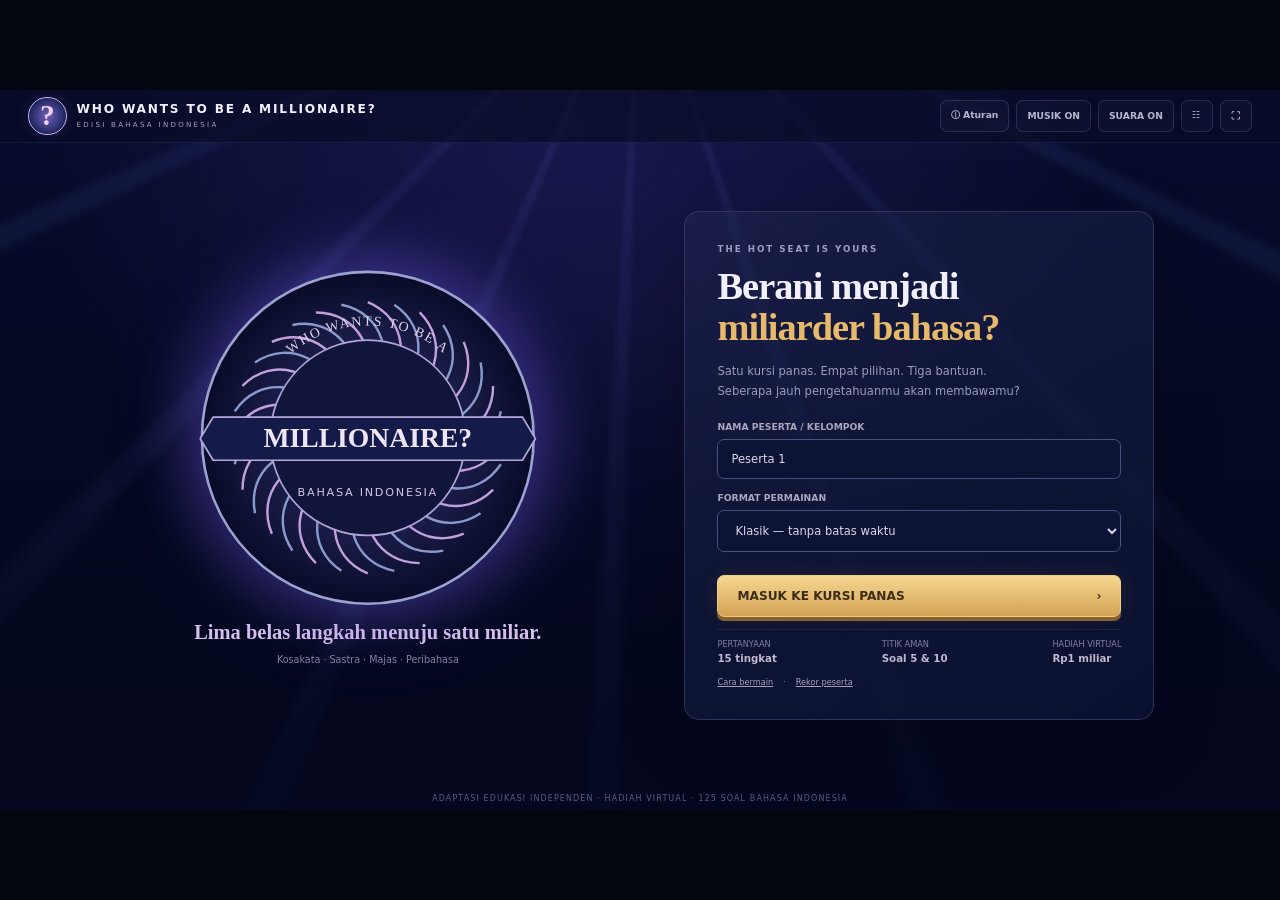
<file: modules/games/07-Millionaire-Bahasa/index.html>
<!DOCTYPE html><html lang="id"><head><meta charset="utf-8"><meta name="viewport" content="width=device-width,initial-scale=1"><meta name="theme-color" content="#070a22"><title>Who Wants to Be a Millionaire? — Bahasa Indonesia</title><style>
:root{--navy:#080d2d;--ink:#f2f0ff;--dim:#9297b8;--gold:#e7b96b;--silver:#9badd0;--blue:#273d8b;--line:#3a4b83}*{box-sizing:border-box}body{margin:0;background:#03050f;color:var(--ink);font:500 14px 'Segoe UI',system-ui,sans-serif;min-height:100dvh;display:grid;place-items:center}button,input,select{font:inherit}button{cursor:pointer;touch-action:manipulation}button:disabled{cursor:default}button:focus-visible,input:focus-visible,select:focus-visible,summary:focus-visible{outline:3px solid #f0c479;outline-offset:4px}[hidden]{display:none!important}#stage{position:relative;isolation:isolate;background:radial-gradient(ellipse at 45% 5%,#29236c88,transparent 53%),linear-gradient(#080c2e,#020615);width:min(100vw,calc(100dvh * 16 / 9));height:min(100dvh,calc(100vw * 9 / 16));aspect-ratio:16/9;container-type:size;display:flex;flex-direction:column;overflow:hidden}.light-grid{position:absolute;inset:0;z-index:-1;overflow:hidden;pointer-events:none}.light-grid:before{content:'';position:absolute;inset:-20%;background:repeating-conic-gradient(from 150deg at 50% 0%,transparent 0deg 10deg,#728bff12 11deg 12deg,transparent 13deg 21deg);animation:rig 16s ease-in-out infinite alternate}.light-grid:after{content:'';position:absolute;inset:0;background:linear-gradient(transparent 30%,#040721b3 95%)}header{height:clamp(48px,7.3cqh,85px);flex-shrink:0;display:flex;justify-content:space-between;align-items:center;padding:0 2.2cqw;border-bottom:1px solid #5365a12e;background:#080b24aa;gap:12px;z-index:5}.brand{display:flex;align-items:center;gap:10px}.brand-orb{width:clamp(30px,3cqw,53px);height:clamp(30px,3cqw,53px);border-radius:50%;border:1px solid #c7b0f0;background:radial-gradient(circle,#7360bb,#1b245a 72%);display:grid;place-items:center;color:#edd2f4;font:700 clamp(22px,2.3cqw,43px) Georgia;box-shadow:0 0 14px #9c79f126}.brand b{display:block;font-size:clamp(10px,.95cqw,18px);letter-spacing:1.8px;font-weight:800}.brand small{display:block;font-size:clamp(7px,.55cqw,11px);letter-spacing:2.3px;color:#ac9ac6;margin-top:4px}.header-actions{display:flex;align-items:center;gap:7px}.icon-btn{border:1px solid #6572a34d;border-radius:7px;background:#29335925;color:#b5b8d0;min-height:32px;min-width:32px;padding:8px 10px;font-size:clamp(9px,.72cqw,14px);font-weight:700}.icon-btn:hover{background:#4a4a7e44;border-color:#7d7eac}.icon-btn[aria-pressed=false]{opacity:.6}.volume{position:relative}.volume summary{list-style:none;cursor:pointer}.volume summary::-webkit-details-marker{display:none}.volume-box{position:absolute;right:0;top:calc(100% + 8px);width:220px;background:#151d40;border:1px solid #52628a;border-radius:12px;padding:17px;box-shadow:0 15px 50px #0008;z-index:20}.volume-box label{color:#c6bfd9;font-size:12px;display:block}.volume-box input{display:block;width:100%;margin:13px 0 5px;accent-color:#d3ae6d}.volume-box output{float:right}.small-print{font-size:8px;letter-spacing:1.1px;color:#545d84;text-align:center;height:22px;line-height:22px;flex-shrink:0}.screen{flex:1;min-height:0;width:100%}#welcome{display:grid;grid-template-columns:1.1fr 1fr;align-items:center;gap:3cqw;padding:2.5cqh 7cqw}.welcome-logo{text-align:center;position:relative}.welcome-logo .emblem{width:min(100%,48cqh);margin:0 auto;filter:drop-shadow(0 0 35px #6857e05c)}.eyebrow{color:#a49bc1;font-size:clamp(8px,.68cqw,13px);font-weight:800;letter-spacing:2px}.welcome-logo p{font:700 clamp(16px,1.6cqw,30px)/1.4 Georgia;color:#d7c2ed;margin:5px 0 3px}.welcome-logo small{color:#8583a6;font-size:clamp(9px,.75cqw,14px)}.welcome-panel{max-width:470px;width:100%;border:1px solid #5f5d8c66;border-radius:15px;background:linear-gradient(145deg,#20264f88,#0c1435c9);padding:clamp(22px,2.5cqw,45px);box-shadow:0 20px 70px #0003}.welcome-panel h1{font:700 clamp(28px,3cqw,55px)/1.08 Georgia;letter-spacing:-1px;margin:12px 0}.welcome-panel h1 span{color:var(--gold)}.welcome-panel>p{font-size:clamp(11px,.9cqw,17px);line-height:1.8;color:#9a9cbb;margin:10px 0 19px}.welcome-panel label{font-size:clamp(9px,.72cqw,14px);color:#aaa6bf;display:block;margin:13px 0 7px;font-weight:700}.welcome-panel input,.welcome-panel select{width:100%;border:1px solid #4a507f;background:#0c1436;color:#d9d7e8;padding:12px 13px;border-radius:7px;font-size:clamp(11px,.9cqw,17px);min-height:40px}.gold-btn{background:linear-gradient(#f5d792,#d3a253);border:1px solid #f1ce85;color:#3c2c17;border-radius:7px;padding:13px 19px;min-height:42px;font-size:clamp(11px,.95cqw,18px);font-weight:900;box-shadow:0 4px 0 #87602f,0 0 20px #e2ac4d18}.gold-btn:hover:not(:disabled){background:linear-gradient(#ffe3a4,#e7b865)}.gold-btn:disabled{opacity:.4}.welcome-panel .gold-btn{width:100%;margin:23px 0 12px;display:flex;justify-content:space-between}.panel-notes{display:flex;gap:10px;justify-content:space-between;font-size:clamp(8px,.64cqw,12px);color:#817f9f;padding-top:9px;border-top:1px solid #9b8ea822}.panel-notes b{display:block;color:#c0b6cd;margin-top:3px;font-size:clamp(10px,.8cqw,15px)}.welcome-bottom{display:flex;align-items:center;gap:10px;margin-top:13px;color:#797c9e;font-size:clamp(8px,.64cqw,12px)}.welcome-bottom button{background:none;border:0;color:#a59dbe;font-size:inherit;text-decoration:underline;padding:0}#gameScreen{display:grid;grid-template-columns:minmax(0,1fr) clamp(245px,25cqw,450px);gap:1.6cqw;padding:1.6cqh 2.2cqw 0}.game-left{min-height:0;display:flex;flex-direction:column;position:relative}.game-toolbar{display:flex;justify-content:space-between;align-items:center;gap:12px;flex-shrink:0;height:clamp(46px,7.5cqh,85px);padding:0 7px}.player-info small{display:block;color:#7e87b4;letter-spacing:1.2px;font-size:clamp(7px,.57cqw,12px);font-weight:800;margin-bottom:4px}.player-info b{font:700 clamp(14px,1.3cqw,25px) Georgia;color:#d6cce7;max-width:22cqw;display:block;overflow:hidden;text-overflow:ellipsis;white-space:nowrap}.lifelines{display:flex;align-items:center;gap:clamp(6px,.8cqw,15px)}.life{width:clamp(57px,6cqw,110px);height:clamp(35px,4.6cqh,58px);border:1.5px solid #a4adcf;border-radius:50%;background:radial-gradient(ellipse at 50% 10%,#3d3978,#0d1741 80%);color:#e9e6fd;position:relative;display:grid;place-items:center;font-size:clamp(17px,1.75cqw,32px);font-weight:800;box-shadow:inset 0 0 8px #6b75bd44,0 0 11px #6b5adc22}.life svg{height:62%;width:60%;fill:none;stroke:#e2def2;stroke-width:2}.life:hover:not(:disabled){background:#3f3c79}.life.used{opacity:.42}.life.used:before,.life.used:after{content:'';height:2px;width:85%;position:absolute;background:#bf535e;transform:rotate(26deg);box-shadow:0 0 6px #bc4054}.life.used:after{transform:rotate(-26deg)}.life:disabled:not(.used){opacity:.5}.studio-scene{min-height:125px;flex:1;position:relative;overflow:hidden;border-bottom:1px solid #2c347148;margin-bottom:12px;display:grid;place-items:center}.studio-scene .emblem{height:clamp(120px,26cqh,340px);width:auto;max-width:43%;position:relative;z-index:3;margin-top:-30px;filter:drop-shadow(0 0 15px #8d65f259)}.beam{position:absolute;bottom:0;width:110%;height:140%;left:0;opacity:.28;transform-origin:50% 100%;background:linear-gradient(75deg,transparent 41%,#9192e32c 48%,#b5bafa44 50%,transparent 55%);animation:beamMove 8s ease-in-out infinite alternate}.beam.b2{transform:scaleX(-1);animation-delay:-3s;opacity:.23}.beam.b3{width:70%;left:20%;animation-delay:-5s;opacity:.22}.studio-floor{position:absolute;bottom:6%;left:5%;width:90%;height:29%;border-radius:50%;border:2px solid #5859b47c;background:repeating-radial-gradient(ellipse,#1f225488 0 8px,#54428a30 9px 11px,#14173c88 12px 30px);transform:perspective(450px) rotateX(45deg);box-shadow:0 0 30px #6c3bdf2b,inset 0 0 40px #6f5bc126}.chair-svg{position:absolute;bottom:8%;width:22%;max-height:48%;height:auto;opacity:.8}.chair-left{left:12%;transform:scaleX(-1)}.chair-right{right:12%}.playing-prize{position:absolute;bottom:2%;z-index:4;text-align:center;border:1px solid #7a67913b;background:linear-gradient(90deg,transparent,#080e31e6,transparent);min-width:58%;padding:7px 20px}.playing-prize small{font-size:clamp(7px,.58cqw,11px);letter-spacing:2px;color:#8e82ac;font-weight:800}.playing-prize strong{display:block;color:var(--gold);font:700 clamp(20px,2.7cqw,49px) Georgia;letter-spacing:.3px;margin-top:3px}.timer-disc{position:absolute;top:12px;right:7px;width:clamp(43px,4.5cqw,78px);height:clamp(43px,4.5cqw,78px);border-radius:50%;border:2px solid #8472bc;display:grid;place-items:center;color:#d6c6f5;font:700 clamp(16px,1.5cqw,28px) Georgia;background:#11163b99;z-index:4}.timer-disc.danger{border-color:#d5836c;color:#f5b494;animation:breathe 1s infinite}.host-caption{color:#8583aa;text-align:center;font-size:clamp(10px,.82cqw,16px);min-height:27px;line-height:1.5;padding:1px 12px 7px;flex-shrink:0}.question-meta{display:flex;justify-content:space-between;align-items:center;margin:0 13px 7px;font-size:clamp(7px,.62cqw,12px);letter-spacing:1.2px;color:#8f8bb0;font-weight:800}.mobile-ladder-btn{display:none}.qa{position:relative;flex-shrink:0;z-index:4}.question-card{position:relative;min-height:clamp(72px,13cqh,155px);display:grid;place-items:center;padding:16px 6%;text-align:center;margin:0 0 12px}.frame{position:absolute;inset:0;width:100%;height:100%;overflow:visible;z-index:-1}.frame path{fill:url(#questionFill);stroke:#94a6d4;stroke-width:1.5;vector-effect:non-scaling-stroke}.question-card:before{content:'';position:absolute;left:-10vw;right:-10vw;top:50%;height:1px;background:linear-gradient(90deg,transparent,#7992d2,transparent);z-index:-2}.question-text{font:600 clamp(14px,1.4cqw,26px)/1.6 'Segoe UI';color:#eeedf9;margin:0;max-width:100%}.answers{display:grid;grid-template-columns:1fr 1fr;gap:10px 18px}.answer{position:relative;min-height:clamp(49px,8cqh,95px);display:flex;align-items:center;gap:10px;padding:12px 7%;background:none;border:0;color:#edecf8;text-align:left;font-size:clamp(12px,1.1cqw,21px);line-height:1.45;font-weight:600;z-index:1}.answer .frame path{fill:url(#answerFill);stroke:#8e9fcf;stroke-width:1.4}.answer .key{color:#e7b765;font:700 1.15em Georgia;flex-shrink:0}.answer .diamond{position:absolute;width:5px;height:5px;transform:rotate(45deg);background:#95b5e6;left:3.8%}.answer:hover:not(:disabled) .frame path{fill:#2b3781;stroke:#d3c7ed}.answer.selected .frame path,.answer.locked .frame path{fill:url(#goldFill);stroke:#ffe6af}.answer.selected,.answer.locked{color:#302137}.answer.selected .key,.answer.locked .key{color:#443254}.answer.selected .diamond,.answer.locked .diamond{background:#574168}.answer.correct .frame path{fill:url(#greenFill);stroke:#a6f1ca}.answer.correct{color:#fff7df}.answer.correct .key{color:#eaffb4}.answer.wrong .frame path{fill:#8d304e;stroke:#ef8e9e}.answer.wrong{color:#ffdfdc}.answer.eliminated{opacity:.3}.answer.eliminated .answer-text{color:transparent}.answer.locked{animation:lockPulse .8s ease-in-out infinite}.answer.correct{animation:correctGlow .7s ease-in-out 3}.answer:disabled:not(.eliminated){cursor:default}.game-actions{display:flex;justify-content:space-between;align-items:center;gap:12px;padding:clamp(9px,1.7cqh,22px) 7px 0;min-height:clamp(44px,7cqh,80px)}.walk-btn{border:0;background:none;color:#9291af;font-size:clamp(9px,.8cqw,15px);padding:10px 4px;text-decoration:underline;text-underline-offset:4px}.lock-btn{min-width:38%;padding:10px 17px;font-size:clamp(11px,.95cqw,19px);min-height:38px;display:flex;justify-content:center;gap:9px;align-items:center}.lock-btn.secondary{background:#1b2854;color:#c7c8e8;border-color:#566599;box-shadow:0 3px 0 #101938}.prize-rail{border-left:1px solid #6f6d9c5c;padding:8px 0 0 1.6cqw;min-height:0;display:flex;flex-direction:column;background:linear-gradient(90deg,#0a103000, #1a16416b)}.rail-head{display:flex;justify-content:space-between;align-items:center;padding:6px 10px 12px;border-bottom:1px solid #55527f4d;flex-shrink:0}.rail-head h2{font-size:clamp(8px,.72cqw,14px);color:#a7a0c2;letter-spacing:1.8px;margin:0}.rail-head span{font-size:clamp(7px,.55cqw,10px);color:#806b98;letter-spacing:1px}.ladder{list-style:none;padding:8px 0;margin:0;flex:1;min-height:0;display:grid;grid-template-rows:repeat(15,minmax(0,1fr));gap:2px}.rung{display:flex;align-items:center;padding:2px 12px;gap:10px;color:#d99c58;border-radius:4px;position:relative;font-weight:700;font-size:clamp(12px,1.16cqw,23px);min-height:0;white-space:nowrap}.rung .num{font:700 .8em 'Segoe UI';width:23px;text-align:right;color:#9582aa;flex-shrink:0}.rung .rung-diamond{height:5px;width:5px;background:#706f9e;transform:rotate(45deg);flex-shrink:0}.rung.safe{color:#f2ecfc}.rung.safe .num{color:#d1c9e8}.rung.passed .rung-diamond{background:#58c69b;box-shadow:0 0 6px #58c69b55}.rung.active{background:linear-gradient(90deg,#f4d391,#dba454);color:#211c35;box-shadow:0 0 13px #e0af6538}.rung.active .num{color:#5e4463}.rung.active .rung-diamond{background:#4c3d69}.rung.active:before{content:'›';position:absolute;left:-8px;top:50%;transform:translateY(-50%);color:#f9db9e;font-size:22px}.guarantee{border-top:1px solid #55527f4d;padding:10px 9px;display:flex;justify-content:space-between;gap:8px;flex-shrink:0}.guarantee small{font-size:clamp(7px,.56cqw,11px);letter-spacing:1px;color:#8280a0;display:block;margin-bottom:3px}.guarantee strong{font:700 clamp(11px,1.1cqw,21px) Georgia;color:#cbc0e3}.record-btn{align-self:flex-end;background:none;border:0;color:#8a82a6;font-size:clamp(8px,.62cqw,12px);padding:4px 8px;text-decoration:underline;flex-shrink:0}.modal{position:absolute;inset:0;z-index:15;background:#03051ce3;backdrop-filter:blur(8px);display:grid;place-items:center;padding:20px}.dialog{width:min(94%,500px);max-height:calc(100cqh - 40px);overflow:auto;border:1px solid #7c6d9e;background:radial-gradient(ellipse at 50% 0,#363064,#101a3c 70%);border-radius:15px;padding:clamp(23px,2.5cqw,42px);box-shadow:0 10px 90px #0009}.dialog .eyebrow{font-size:9px}.dialog h2{font:700 clamp(25px,2.5cqw,41px)/1.2 Georgia;margin:13px 0;color:#f3dbb2}.dialog p,.dialog li{font-size:clamp(12px,1cqw,17px);line-height:1.75;color:#b0acc9}.dialog ol{padding-left:20px}.dialog .gold-btn,.dialog>.icon-btn{width:100%;margin-top:13px}.dialog .icon-btn{font-size:12px}.final-choice{background:#f0c87c;color:#392743;padding:16px;border-radius:8px;font-weight:700;font-size:clamp(14px,1.2cqw,22px);line-height:1.5;margin:20px 0}.help-label{font-size:9px;letter-spacing:1.5px;color:#8e82ad;border:1px solid #695b86;padding:6px 9px;border-radius:30px;display:inline-block}.audience-chart{height:175px;display:flex;gap:16px;align-items:flex-end;justify-content:center;padding:15px 10px 25px;margin:15px 0 20px;border-bottom:1px solid #665c86}.aud-col{width:52px;height:100%;position:relative;display:flex;flex-direction:column;justify-content:flex-end;align-items:center;gap:7px}.aud-bar{background:linear-gradient(#bfaaec,#594193);width:100%;border:1px solid #b9a5e0;min-height:0;transform-origin:bottom;animation:barGrow .8s ease-out}.aud-col b{font-size:11px;color:#d1bfdc}.aud-col small{position:absolute;bottom:-22px;font:700 15px Georgia;color:#ddb87a}.advice{border-left:3px solid #bfa4df;padding:12px 15px;background:#48346044;border-radius:6px;margin:18px 0;font:600 16px/1.7 Georgia;color:#ddd1e8}.dialing{font-size:30px;letter-spacing:10px;color:#d1b4ed;animation:breathe 1.3s infinite}.friend-top{display:flex;justify-content:space-between;align-items:center;color:#bfb3d5;font-size:11px}.friend-clock{font:700 26px Georgia;color:#e1ba76}.explanation{background:#101a3c;border:1px solid #48466a;padding:14px;border-radius:8px;font-size:12px!important;line-height:1.7!important;color:#b8b6d1!important}.answer-recap{color:#bce1c6!important;font-weight:700}.prize-big{font:700 clamp(30px,4cqw,64px) Georgia;color:#f2cf80;margin:12px 0}.result-meta{display:flex;gap:12px;justify-content:space-between;border-top:1px solid #6e5d842e;border-bottom:1px solid #6e5d842e;padding:13px 0;margin:14px 0}.result-meta small{display:block;font-size:8px;color:#857e9b;letter-spacing:1px}.result-meta b{display:block;font-size:15px;color:#cdbedb;margin-top:4px}.rank-row{display:flex;align-items:center;gap:10px;border-bottom:1px solid #6e5d8433;padding:12px 0}.rank-row .place{font:700 19px Georgia;color:#9a85b3;width:22px}.rank-info{flex:1;min-width:0}.rank-info b{font-size:12px;color:#c7bdd9;overflow-wrap:anywhere}.rank-info small{display:block;font-size:9px;color:#8c809e;margin-top:3px}.rank-value{font:700 15px Georgia;color:#daba79}.notice{font-size:10px!important;color:#837c9f!important}.dialog .ladder{gap:4px}.dialog .rung{min-height:25px;font-size:14px}.confetti{position:absolute;inset:0;pointer-events:none;z-index:13;overflow:hidden}.confetti i{position:absolute;top:-20px;width:7px;height:13px;background:#e1b96a;animation:confetti 4s linear infinite}.answer-lock .studio-scene{filter:saturate(.7)}.answer-lock .light-grid:before{filter:hue-rotate(40deg);opacity:.8}.is-winner .light-grid:before{filter:hue-rotate(305deg);opacity:.8}.q-tier-expert .beam{opacity:.5}.q-tier-expert .question-card .frame path{stroke:#b4a0d7}.q-tier-expert .host-caption{color:#b3a1ca}@keyframes rig{to{transform:rotate(8deg)}}@keyframes beamMove{to{transform:rotate(13deg) scaleX(.8)}}@keyframes breathe{50%{opacity:.45}}@keyframes lockPulse{50%{filter:brightness(1.18)}}@keyframes correctGlow{50%{filter:brightness(1.2)}}@keyframes barGrow{from{transform:scaleY(0)}}@keyframes confetti{to{transform:translate(40px,110cqh) rotate(650deg)}}
@media(max-width:899px),(max-height:479px){body{display:block;min-height:100dvh}#stage{width:100%;height:auto;min-height:100dvh;aspect-ratio:auto;container-type:normal;overflow:hidden}header{height:auto;min-height:59px;padding:12px;gap:8px;flex-wrap:wrap}.brand{gap:7px}.brand-orb{width:29px;height:29px;font-size:22px}.brand b{font-size:9px;letter-spacing:1px}.brand small{font-size:6px;letter-spacing:1.2px}.header-actions{gap:4px}.header-actions .icon-btn{font-size:9px;padding:7px;min-height:31px;min-width:29px}#rulesBtn{display:none}#musicBtn{font-size:0}.icon-btn#musicBtn:before{content:'♪';font-size:16px}#soundBtn{font-size:0}.icon-btn#soundBtn:before{content:'♫';font-size:15px}.welcome-logo .emblem{height:235px;width:235px;max-width:80%;margin-top:6px}.welcome-logo p{font-size:19px}.welcome-logo small{font-size:10px}#welcome{display:flex;flex-direction:column;padding:22px 18px 28px;gap:25px}.welcome-panel{padding:25px;width:100%;max-width:500px}.welcome-panel h1{font-size:35px}.welcome-panel>p{font-size:12px}.eyebrow{font-size:8px}.welcome-panel label{font-size:10px}.welcome-panel input,.welcome-panel select{font-size:13px;padding:12px}.welcome-panel .gold-btn{font-size:13px;padding:15px}.panel-notes{font-size:9px}.panel-notes b{font-size:11px}.welcome-bottom{font-size:10px}.small-print{font-size:7px;letter-spacing:.5px;height:auto;min-height:27px;line-height:1.6;padding:7px}.screen{flex:none}#gameScreen{display:block;padding:7px 11px 14px}.prize-rail{display:none}.game-toolbar{height:48px;padding:0 3px}.player-info small{font-size:7px;letter-spacing:.7px}.player-info b{font-size:14px;max-width:135px}.lifelines{gap:6px}.life{width:52px;height:33px;font-size:17px}.studio-scene{height:190px;flex:none;min-height:0;margin-bottom:9px}.studio-scene .emblem{height:142px;width:142px;max-width:50%;margin-top:-25px}.chair-svg{max-height:44%;width:25%;bottom:11%}.chair-left{left:3%}.chair-right{right:3%}.playing-prize{min-width:72%;bottom:0;padding:5px 12px}.playing-prize small{font-size:7px;letter-spacing:1.5px}.playing-prize strong{font-size:25px;margin-top:1px}.timer-disc{width:40px;height:40px;font-size:15px;top:7px}.host-caption{font-size:10px;padding:0 8px 8px;min-height:31px;line-height:1.6}.question-meta{font-size:7px;letter-spacing:.6px;margin:0 8px 7px;gap:7px}.mobile-ladder-btn{display:block;background:none;border:1px solid #574f7a;color:#ac98c5;font-size:8px;border-radius:20px;padding:5px 8px}.question-card{min-height:100px;margin-bottom:12px;padding:15px 7%}.question-text{font-size:14px;line-height:1.65}.answers{grid-template-columns:1fr;gap:8px}.answer{min-height:54px;font-size:13px;padding:12px 8%;gap:10px}.answer .diamond{left:4.6%;width:4px;height:4px}.game-actions{padding:16px 5px 4px;min-height:59px;gap:8px}.walk-btn{font-size:10px;text-align:left;line-height:1.6;padding:7px 0;max-width:45%}.lock-btn{font-size:11px;min-height:42px;min-width:49%;padding:11px 12px}.dialog{width:min(100%,480px);padding:24px;max-height:90dvh}.modal{position:fixed;padding:16px;inset:0}.dialog h2{font-size:29px}.dialog p,.dialog li{font-size:12px;line-height:1.8}.dialog .gold-btn{font-size:12px;padding:14px}.dialog .icon-btn{min-height:41px}.dialog .eyebrow{font-size:8px}.final-choice{font-size:15px;padding:14px}.prize-big{font-size:39px}.explanation{font-size:11px!important}.dialog .rung{font-size:13px;min-height:25px}.volume-box{right:0;top:38px;width:210px}.confetti i{animation-name:confettiPhone}@keyframes confettiPhone{to{transform:translate(40px,110dvh) rotate(650deg)}}}
@media(min-width:900px) and (max-height:660px){.studio-scene .emblem{height:20cqh;margin-top:-22px}.studio-scene{min-height:100px}.question-card{min-height:11cqh;padding:12px 5%}.question-text{font-size:1.3cqw}.game-toolbar{height:6.5cqh}.host-caption{min-height:22px;padding-bottom:5px}.answer{min-height:7.8cqh;padding:9px 7%}.welcome-panel{padding:20px}.welcome-panel h1{font-size:30px}.welcome-panel>p{font-size:11px;margin-bottom:12px}.welcome-panel input,.welcome-panel select{padding:9px}.welcome-panel .gold-btn{margin-top:15px}.welcome-logo .emblem{height:42cqh;width:auto}}
@media(prefers-reduced-motion:reduce){*,*:before,*:after{animation:none!important;transition:none!important}}
</style></head><body><div id="stage"><svg width="0" height="0" style="position:absolute" aria-hidden="true"><defs><linearGradient id="questionFill" x2="0" y2="1"><stop stop-color="#182765"/><stop offset=".5" stop-color="#080f3b"/><stop offset="1" stop-color="#142153"/></linearGradient><linearGradient id="answerFill" x2="0" y2="1"><stop stop-color="#182560"/><stop offset="1" stop-color="#0a123e"/></linearGradient><linearGradient id="goldFill" x2="0" y2="1"><stop stop-color="#f8d18b"/><stop offset="1" stop-color="#d9983f"/></linearGradient><linearGradient id="greenFill" x2="0" y2="1"><stop stop-color="#358b63"/><stop offset="1" stop-color="#15583d"/></linearGradient></defs></svg><div class="light-grid" aria-hidden="true"></div><header><div class="brand"><span class="brand-orb">?</span><div><b>WHO WANTS TO BE A MILLIONAIRE?</b><small>EDISI BAHASA INDONESIA</small></div></div><div class="header-actions"><button class="icon-btn" id="rulesBtn">ⓘ Aturan</button><button class="icon-btn" id="musicBtn" aria-label="Aktifkan atau matikan musik latar" aria-pressed="true">♪ Musik</button><button class="icon-btn" id="soundBtn" aria-label="Aktifkan atau matikan suara" aria-pressed="true">♫ Suara</button><details class="volume"><summary class="icon-btn" aria-label="Pengaturan volume">☷</summary><div class="volume-box"><label>Volume <output id="volumeText">40%</output><input id="volume" type="range" min="0" max="100" step="5" value="40" aria-label="Volume suara"></label></div></details><button class="icon-btn" id="fullscreenBtn" aria-label="Layar penuh">⛶</button></div></header><section id="welcome" class="screen"><div class="welcome-logo"><div class="emblem" id="welcomeEmblem"></div><p>Lima belas langkah menuju satu miliar.</p><small>Kosakata · Sastra · Majas · Peribahasa</small></div><div class="welcome-panel"><div class="eyebrow">THE HOT SEAT IS YOURS</div><h1>Berani menjadi<br><span>miliarder bahasa?</span></h1><p>Satu kursi panas. Empat pilihan. Tiga bantuan.<br>Seberapa jauh pengetahuanmu akan membawamu?</p><label for="nameInput">NAMA PESERTA / KELOMPOK</label><input id="nameInput" maxlength="24" value="Peserta 1" autocomplete="off"><label for="timeMode">FORMAT PERMAINAN</label><select id="timeMode"><option value="0">Klasik — tanpa batas waktu</option><option value="60">Tantangan — 60 detik per soal</option><option value="45">Tantangan — 45 detik per soal</option></select><button id="startBtn" class="gold-btn">MASUK KE KURSI PANAS <span>›</span></button><div class="panel-notes"><div>PERTANYAAN<b>15 tingkat</b></div><div>TITIK AMAN<b>Soal 5 & 10</b></div><div>HADIAH VIRTUAL<b>Rp1 miliar</b></div></div><div class="welcome-bottom"><button id="welcomeRules">Cara bermain</button><span>·</span><button id="welcomeRecords">Rekor peserta</button></div></div></section><section id="gameScreen" class="screen" hidden><div class="game-left"><div class="game-toolbar"><div class="player-info"><small>PESERTA DI KURSI PANAS</small><b id="contestantName">Peserta 1</b></div><div class="lifelines"><button class="life" id="lifeFifty" aria-label="Bantuan 50:50, hilangkan dua jawaban salah">50:50</button><button class="life" id="lifePhone" aria-label="Bantuan telepon teman"><svg viewBox="0 0 40 28" aria-hidden="true"><path d="M10 3q-7 3-4 11t13 11q8 1 9-7l-7-3-4 4q-6-3-8-9l5-3z"/><path d="M26 3q8 1 8 9m-8-4q4 0 4 4"/></svg></button><button class="life" id="lifeAudience" aria-label="Bantuan tanya penonton"><svg viewBox="0 0 42 28" aria-hidden="true"><circle cx="21" cy="7" r="4"/><circle cx="9" cy="10" r="3"/><circle cx="33" cy="10" r="3"/><path d="M14 25v-9q7-7 14 0v9M3 24v-7q6-5 11 0m14 0q5-5 11 0v7"/></svg></button></div></div><div class="studio-scene"><div class="beam" aria-hidden="true"></div><div class="beam b2" aria-hidden="true"></div><div class="beam b3" aria-hidden="true"></div><div class="studio-floor" aria-hidden="true"></div><div class="emblem" id="gameEmblem"></div><svg class="chair-svg chair-left" viewBox="0 0 130 170" aria-hidden="true"><path d="M41 150h45M64 149V95M38 90h51" stroke="#7e82aa" stroke-width="4" fill="none"/><path d="M36 66q25-15 52 0l-2 29H38z" fill="#1c1c39" stroke="#5b5982" stroke-width="3"/><path d="M45 42q20-14 36 1l12 39-26 9-25-8z" fill="#18172c" stroke="#34375f" stroke-width="2"/><circle cx="63" cy="27" r="15" fill="#13192e" stroke="#353a64" stroke-width="2"/><path d="M52 92l-10 32 23 24m13-57 14 30 11 29" stroke="#161b32" stroke-width="11" fill="none" stroke-linecap="round"/></svg><svg class="chair-svg chair-right" viewBox="0 0 130 170" aria-hidden="true"><path d="M41 150h45M64 149V95M38 90h51" stroke="#7e82aa" stroke-width="4" fill="none"/><path d="M36 66q25-15 52 0l-2 29H38z" fill="#1c1c39" stroke="#5b5982" stroke-width="3"/><path d="M45 42q20-14 36 1l12 39-26 9-25-8z" fill="#1a183b" stroke="#53507c" stroke-width="2"/><circle cx="63" cy="27" r="15" fill="#151b34" stroke="#47466c" stroke-width="2"/><path d="M52 92l-10 32 23 24m13-57 14 30 11 29" stroke="#1a203d" stroke-width="11" fill="none" stroke-linecap="round"/></svg><div id="timerDisc" class="timer-disc" hidden aria-label="Sisa waktu">60</div><div class="playing-prize"><small id="playingLabel">PERTANYAAN SENILAI</small><strong id="playingPrize">Rp50.000</strong></div></div><div class="host-caption" id="hostCaption" aria-live="polite">Selamat datang di kursi panas.</div><div class="qa"><div class="question-meta"><span id="questionMeta">PERTANYAAN 1 / 15</span><span id="questionCategory">KOSAKATA</span><button class="mobile-ladder-btn" id="mobileLadder">Tangga hadiah ↗</button></div><div class="question-card"><svg class="frame" viewBox="0 0 800 100" preserveAspectRatio="none" aria-hidden="true"><path d="M38 1H762L799 50 762 99H38L1 50Z"/></svg><p class="question-text" id="questionText">Pertanyaan akan muncul di sini.</p></div><div id="answers" class="answers"></div><div class="game-actions"><button class="walk-btn" id="walkBtn">Berhenti & bawa hadiah</button><button class="gold-btn lock-btn" id="lockBtn" disabled>JAWABAN AKHIR <span>›</span></button></div></div></div><aside class="prize-rail"><div class="rail-head"><h2>TANGGA HADIAH</h2><span>15 TINGKAT</span></div><ol class="ladder" id="ladder"></ol><div class="guarantee"><div><small>SUDAH DIRAIH</small><strong id="wonPrize">Rp0</strong></div><div><small>JAMINAN AMAN</small><strong id="safePrize">Rp0</strong></div></div><button id="recordsBtn" class="record-btn">♜ Rekor peserta</button></aside></section><footer class="small-print">ADAPTASI EDUKASI INDEPENDEN · HADIAH VIRTUAL · 125 SOAL BAHASA INDONESIA</footer><div class="confetti" id="confetti" hidden></div><div class="modal" id="modal" hidden><div class="dialog" id="dialog" role="dialog" aria-modal="true" aria-labelledby="dialogTitle"></div></div></div><script>
const BANK=[
  {
    "id": "BI001",
    "category": "Kosakata & Kaidah",
    "level": "easy",
    "q": "Persamaan makna kata disebut …",
    "options": [
      "Sinonim",
      "Antonim",
      "Paragraf",
      "Kalimat"
    ],
    "correct": 0,
    "explanation": "Sinonim menghubungkan kata yang memiliki makna sama atau hampir sama."
  },
  {
    "id": "BI002",
    "category": "Kosakata & Kaidah",
    "level": "easy",
    "q": "Lawan kata disebut …",
    "options": [
      "Antonim",
      "Sinonim",
      "Diksi",
      "Tema"
    ],
    "correct": 0,
    "explanation": "Antonim adalah kata yang maknanya berlawanan; sinonim adalah kata yang maknanya sama atau hampir sama."
  },
  {
    "id": "BI003",
    "category": "Kosakata & Kaidah",
    "level": "easy",
    "q": "Lawan kata \"rajin\" adalah …",
    "options": [
      "Malas",
      "Pandai",
      "Cepat",
      "Tekun"
    ],
    "correct": 0,
    "explanation": "Jawaban yang tepat adalah “Malas”. Lawan kata \"rajin\" adalah"
  },
  {
    "id": "BI004",
    "category": "Kosakata & Kaidah",
    "level": "easy",
    "q": "Sinonim kata \"gembira\" adalah …",
    "options": [
      "Senang",
      "Sedih",
      "Marah",
      "Takut"
    ],
    "correct": 0,
    "explanation": "Jawaban yang tepat adalah “Senang”. Sinonim kata \"gembira\" adalah"
  },
  {
    "id": "BI005",
    "category": "Kosakata & Kaidah",
    "level": "easy",
    "q": "Penulisan baku untuk tempat membeli obat adalah …",
    "options": [
      "Apotek",
      "Apotik",
      "Apotiek",
      "Apoteq"
    ],
    "correct": 0,
    "explanation": "Jawaban yang tepat adalah “Apotek”. Penulisan baku untuk tempat membeli obat adalah"
  },
  {
    "id": "BI006",
    "category": "Kosakata & Kaidah",
    "level": "easy",
    "q": "Penulisan baku untuk anjuran yang baik adalah …",
    "options": [
      "Nasihat",
      "Nasehat",
      "Nasihet",
      "Nasehet"
    ],
    "correct": 0,
    "explanation": "Jawaban yang tepat adalah “Nasihat”. Penulisan baku untuk anjuran yang baik adalah"
  },
  {
    "id": "BI007",
    "category": "Kosakata & Kaidah",
    "level": "easy",
    "q": "Kalimat tanya diakhiri tanda …",
    "options": [
      "Tanya (?)",
      "Titik (.)",
      "Koma (,)",
      "Titik dua (:)"
    ],
    "correct": 0,
    "explanation": "Jawaban yang tepat adalah “Tanya (?)”. Kalimat tanya diakhiri tanda"
  },
  {
    "id": "BI008",
    "category": "Kosakata & Kaidah",
    "level": "easy",
    "q": "Huruf pertama nama orang ditulis dengan huruf …",
    "options": [
      "Kapital",
      "Kecil",
      "Miring",
      "Tebal"
    ],
    "correct": 0,
    "explanation": "Jawaban yang tepat adalah “Kapital”. Huruf pertama nama orang ditulis dengan huruf"
  },
  {
    "id": "BI009",
    "category": "Kosakata & Kaidah",
    "level": "easy",
    "q": "Kata kerja dalam kalimat \"Rina membaca buku\" adalah …",
    "options": [
      "Membaca",
      "Rina",
      "Buku",
      "Rina membaca"
    ],
    "correct": 0,
    "explanation": "Jawaban yang tepat adalah “Membaca”. Kata kerja dalam kalimat \"Rina membaca buku\" adalah"
  },
  {
    "id": "BI010",
    "category": "Kosakata & Kaidah",
    "level": "easy",
    "q": "Kata sifat pada kalimat \"Bunga itu indah\" adalah …",
    "options": [
      "Indah",
      "Bunga",
      "Itu",
      "Bunga itu"
    ],
    "correct": 0,
    "explanation": "Jawaban yang tepat adalah “Indah”. Kata sifat pada kalimat \"Bunga itu indah\" adalah"
  },
  {
    "id": "BI011",
    "category": "Kosakata & Kaidah",
    "level": "easy",
    "q": "Buku yang memuat arti kata disebut …",
    "options": [
      "Kamus",
      "Atlas",
      "Album",
      "Komik"
    ],
    "correct": 0,
    "explanation": "Jawaban yang tepat adalah “Kamus”. Buku yang memuat arti kata disebut"
  },
  {
    "id": "BI012",
    "category": "Kosakata & Kaidah",
    "level": "easy",
    "q": "Orang yang memberi informasi dalam wawancara disebut …",
    "options": [
      "Narasumber",
      "Pembaca",
      "Pendengar",
      "Penonton"
    ],
    "correct": 0,
    "explanation": "Jawaban yang tepat adalah “Narasumber”. Orang yang memberi informasi dalam wawancara disebut"
  },
  {
    "id": "BI013",
    "category": "Kosakata & Kaidah",
    "level": "medium",
    "q": "Penulisan kata depan yang benar adalah …",
    "options": [
      "Di sekolah",
      "Disekolah",
      "Di-sekolah",
      "DiSekolah"
    ],
    "correct": 0,
    "explanation": "Di sebagai kata depan penunjuk tempat ditulis terpisah: di sekolah. Di- sebagai imbuhan ditulis serangkai: dibaca."
  },
  {
    "id": "BI014",
    "category": "Kosakata & Kaidah",
    "level": "medium",
    "q": "Penulisan imbuhan yang benar adalah …",
    "options": [
      "Dibaca",
      "Di baca",
      "Di-baca",
      "DiBaca"
    ],
    "correct": 0,
    "explanation": "Di- pada kata kerja pasif merupakan imbuhan, sehingga ditulis serangkai dengan kata dasarnya: dibaca."
  },
  {
    "id": "BI015",
    "category": "Kosakata & Kaidah",
    "level": "medium",
    "q": "Kata penghubung sebab dalam kalimat adalah …",
    "options": [
      "Karena",
      "Tetapi",
      "Dan",
      "Atau"
    ],
    "correct": 0,
    "explanation": "Jawaban yang tepat adalah “Karena”. Kata penghubung sebab dalam kalimat adalah"
  },
  {
    "id": "BI016",
    "category": "Kosakata & Kaidah",
    "level": "medium",
    "q": "Kalimat yang berisi ajakan adalah …",
    "options": [
      "Mari menjaga kebersihan kelas!",
      "Di mana bukumu?",
      "Hujan turun sore ini.",
      "Adik membaca cerita."
    ],
    "correct": 0,
    "explanation": "Jawaban yang tepat adalah “Mari menjaga kebersihan kelas!”. Kalimat yang berisi ajakan adalah"
  },
  {
    "id": "BI017",
    "category": "Kosakata & Kaidah",
    "level": "medium",
    "q": "Kata baku yang tepat adalah …",
    "options": [
      "Aktivitas",
      "Aktifitas",
      "Aktivitet",
      "Aktipitas"
    ],
    "correct": 0,
    "explanation": "Jawaban yang tepat adalah “Aktivitas”. Kata baku yang tepat adalah"
  },
  {
    "id": "BI018",
    "category": "Kosakata & Kaidah",
    "level": "medium",
    "q": "Kata baku yang tepat adalah …",
    "options": [
      "Risiko",
      "Resiko",
      "Ressiko",
      "Riziko"
    ],
    "correct": 0,
    "explanation": "Jawaban yang tepat adalah “Risiko”. Kata baku yang tepat adalah"
  },
  {
    "id": "BI019",
    "category": "Kosakata & Kaidah",
    "level": "medium",
    "q": "Kata penghubung yang menyatakan pilihan adalah …",
    "options": [
      "Atau",
      "Dan",
      "Karena",
      "Sehingga"
    ],
    "correct": 0,
    "explanation": "Jawaban yang tepat adalah “Atau”. Kata penghubung yang menyatakan pilihan adalah"
  },
  {
    "id": "BI020",
    "category": "Kosakata & Kaidah",
    "level": "medium",
    "q": "Kata penghubung pertentangan adalah …",
    "options": [
      "Tetapi",
      "Dan",
      "Atau",
      "Kemudian"
    ],
    "correct": 0,
    "explanation": "Jawaban yang tepat adalah “Tetapi”. Kata penghubung pertentangan adalah"
  },
  {
    "id": "BI021",
    "category": "Kosakata & Kaidah",
    "level": "medium",
    "q": "Kata dasar dari \"bermain\" adalah …",
    "options": [
      "Main",
      "Bermain",
      "Beri",
      "Permainan"
    ],
    "correct": 0,
    "explanation": "Jawaban yang tepat adalah “Main”. Kata dasar dari \"bermain\" adalah"
  },
  {
    "id": "BI022",
    "category": "Kosakata & Kaidah",
    "level": "medium",
    "q": "Inti pokok sebuah paragraf disebut …",
    "options": [
      "Gagasan utama",
      "Kalimat tanya",
      "Tanda baca",
      "Daftar isi"
    ],
    "correct": 0,
    "explanation": "Jawaban yang tepat adalah “Gagasan utama”. Inti pokok sebuah paragraf disebut"
  },
  {
    "id": "BI023",
    "category": "Kosakata & Kaidah",
    "level": "hard",
    "q": "\"Rina membaca buku di perpustakaan.\" Subjek kalimat tersebut adalah …",
    "options": [
      "Rina",
      "Membaca",
      "Buku",
      "Di perpustakaan"
    ],
    "correct": 0,
    "explanation": "Jawaban yang tepat adalah “Rina”. \"Rina membaca buku di perpustakaan.\" Subjek kalimat tersebut adalah"
  },
  {
    "id": "BI024",
    "category": "Kosakata & Kaidah",
    "level": "hard",
    "q": "\"Adik menulis surat.\" Objek kalimat tersebut adalah …",
    "options": [
      "Surat",
      "Adik",
      "Menulis",
      "Adik menulis"
    ],
    "correct": 0,
    "explanation": "Jawaban yang tepat adalah “Surat”. \"Adik menulis surat.\" Objek kalimat tersebut adalah"
  },
  {
    "id": "BI025",
    "category": "Kosakata & Kaidah",
    "level": "hard",
    "q": "Kalimat yang paling efektif adalah …",
    "options": [
      "Para siswa mengikuti upacara.",
      "Para siswa-siswa mengikuti upacara.",
      "Semua para siswa mengikuti upacara.",
      "Para siswa mengikuti upacara bersama-sama semuanya."
    ],
    "correct": 0,
    "explanation": "Jawaban yang tepat adalah “Para siswa mengikuti upacara.”. Kalimat yang paling efektif adalah"
  },
  {
    "id": "BI026",
    "category": "Kosakata & Kaidah",
    "level": "hard",
    "q": "Penulisan huruf kapital yang tepat adalah …",
    "options": [
      "Rani lahir di Bandung.",
      "rani lahir di Bandung.",
      "Rani lahir di bandung.",
      "Rani Lahir Di Bandung."
    ],
    "correct": 0,
    "explanation": "Jawaban yang tepat adalah “Rani lahir di Bandung.”. Penulisan huruf kapital yang tepat adalah"
  },
  {
    "id": "BI027",
    "category": "Kosakata & Kaidah",
    "level": "hard",
    "q": "Penulisan kalimat langsung yang tepat adalah …",
    "options": [
      "Ibu berkata, \"Ayo belajar!\"",
      "Ibu berkata \"Ayo belajar\"!",
      "Ibu berkata: ayo belajar!",
      "\"Ibu berkata, Ayo belajar!\""
    ],
    "correct": 0,
    "explanation": "Jawaban yang tepat adalah “Ibu berkata, \"Ayo belajar!\"”. Penulisan kalimat langsung yang tepat adalah"
  },
  {
    "id": "BI028",
    "category": "Kosakata & Kaidah",
    "level": "hard",
    "q": "Pernyataan yang merupakan opini adalah …",
    "options": [
      "Menurut saya, novel itu sangat menarik.",
      "Pantun itu terdiri atas empat baris.",
      "Buku ini memiliki dua ratus halaman.",
      "Perpustakaan dibuka pada pukul delapan."
    ],
    "correct": 0,
    "explanation": "Jawaban yang tepat adalah “Menurut saya, novel itu sangat menarik.”. Pernyataan yang merupakan opini adalah"
  },
  {
    "id": "BI029",
    "category": "Kosakata & Kaidah",
    "level": "hard",
    "q": "Tujuan utama teks persuasi adalah …",
    "options": [
      "Mengajak pembaca melakukan sesuatu",
      "Mencatat semua dialog tokoh",
      "Menjelaskan daftar pustaka",
      "Menyusun urutan abjad"
    ],
    "correct": 0,
    "explanation": "Jawaban yang tepat adalah “Mengajak pembaca melakukan sesuatu”. Tujuan utama teks persuasi adalah"
  },
  {
    "id": "BI030",
    "category": "Kosakata & Kaidah",
    "level": "hard",
    "q": "Teks yang menggambarkan objek secara terperinci disebut …",
    "options": [
      "Deskripsi",
      "Persuasi",
      "Argumentasi",
      "Negosiasi"
    ],
    "correct": 0,
    "explanation": "Jawaban yang tepat adalah “Deskripsi”. Teks yang menggambarkan objek secara terperinci disebut"
  },
  {
    "id": "BI031",
    "category": "Kosakata & Kaidah",
    "level": "hard",
    "q": "Teks yang menceritakan kejadian secara berurutan disebut …",
    "options": [
      "Narasi",
      "Deskripsi",
      "Definisi",
      "Daftar isi"
    ],
    "correct": 0,
    "explanation": "Jawaban yang tepat adalah “Narasi”. Teks yang menceritakan kejadian secara berurutan disebut"
  },
  {
    "id": "BI032",
    "category": "Kosakata & Kaidah",
    "level": "hard",
    "q": "\"Budi belajar tekun sehingga lulus ujian.\" Kata sehingga menunjukkan …",
    "options": [
      "Hubungan akibat",
      "Hubungan pilihan",
      "Hubungan pertentangan",
      "Hubungan perbandingan"
    ],
    "correct": 0,
    "explanation": "Jawaban yang tepat adalah “Hubungan akibat”. \"Budi belajar tekun sehingga lulus ujian.\" Kata sehingga menunjukkan"
  },
  {
    "id": "BI033",
    "category": "Kosakata & Kaidah",
    "level": "hard",
    "q": "\"Meskipun hujan, mereka tetap berangkat.\" Hubungan makna kalimat tersebut …",
    "options": [
      "Konsesif atau pertentangan keadaan",
      "Sebab dan akibat langsung",
      "Pilihan antara dua tindakan",
      "Urutan waktu kejadian"
    ],
    "correct": 0,
    "explanation": "Jawaban yang tepat adalah “Konsesif atau pertentangan keadaan”. \"Meskipun hujan, mereka tetap berangkat.\" Hubungan makna kalimat tersebut"
  },
  {
    "id": "BI034",
    "category": "Sastra",
    "level": "easy",
    "q": "Tokoh dalam cerita adalah …",
    "options": [
      "Pelaku cerita",
      "Tempat cerita",
      "Pesan cerita",
      "Judul cerita"
    ],
    "correct": 0,
    "explanation": "Jawaban yang tepat adalah “Pelaku cerita”. Tokoh dalam cerita adalah"
  },
  {
    "id": "BI035",
    "category": "Sastra",
    "level": "easy",
    "q": "Tempat dan waktu cerita disebut …",
    "options": [
      "Latar",
      "Tokoh",
      "Amanat",
      "Dialog"
    ],
    "correct": 0,
    "explanation": "Jawaban yang tepat adalah “Latar”. Tempat dan waktu cerita disebut"
  },
  {
    "id": "BI036",
    "category": "Sastra",
    "level": "easy",
    "q": "Pesan dalam sebuah cerita disebut …",
    "options": [
      "Amanat",
      "Latar",
      "Alur",
      "Sampiran"
    ],
    "correct": 0,
    "explanation": "Jawaban yang tepat adalah “Amanat”. Pesan dalam sebuah cerita disebut"
  },
  {
    "id": "BI037",
    "category": "Sastra",
    "level": "easy",
    "q": "Rangkaian peristiwa dalam cerita disebut …",
    "options": [
      "Alur",
      "Bait",
      "Rima",
      "Diksi"
    ],
    "correct": 0,
    "explanation": "Jawaban yang tepat adalah “Alur”. Rangkaian peristiwa dalam cerita disebut"
  },
  {
    "id": "BI038",
    "category": "Sastra",
    "level": "easy",
    "q": "Cerita dengan tokoh hewan yang bertingkah seperti manusia disebut …",
    "options": [
      "Fabel",
      "Biografi",
      "Berita",
      "Laporan"
    ],
    "correct": 0,
    "explanation": "Fabel menampilkan hewan sebagai tokoh yang berperilaku seperti manusia dan biasanya membawa pesan moral."
  },
  {
    "id": "BI039",
    "category": "Sastra",
    "level": "easy",
    "q": "Puisi lama dengan sampiran dan isi disebut …",
    "options": [
      "Pantun",
      "Novel",
      "Cerpen",
      "Drama"
    ],
    "correct": 0,
    "explanation": "Pantun umumnya terdiri atas empat baris: dua baris sampiran dan dua baris isi, dengan rima a-b-a-b."
  },
  {
    "id": "BI040",
    "category": "Sastra",
    "level": "easy",
    "q": "Pantun biasanya terdiri atas berapa baris dalam satu bait?",
    "options": [
      "Empat",
      "Dua",
      "Tiga",
      "Lima"
    ],
    "correct": 0,
    "explanation": "Pantun umumnya terdiri atas empat baris: dua baris sampiran dan dua baris isi, dengan rima a-b-a-b."
  },
  {
    "id": "BI041",
    "category": "Sastra",
    "level": "easy",
    "q": "Percakapan dua tokoh atau lebih disebut …",
    "options": [
      "Dialog",
      "Monolog",
      "Prolog",
      "Epilog"
    ],
    "correct": 0,
    "explanation": "Jawaban yang tepat adalah “Dialog”. Percakapan dua tokoh atau lebih disebut"
  },
  {
    "id": "BI042",
    "category": "Sastra",
    "level": "easy",
    "q": "Gagasan utama sebuah cerita disebut …",
    "options": [
      "Tema",
      "Rima",
      "Baris",
      "Dialog"
    ],
    "correct": 0,
    "explanation": "Jawaban yang tepat adalah “Tema”. Gagasan utama sebuah cerita disebut"
  },
  {
    "id": "BI043",
    "category": "Sastra",
    "level": "easy",
    "q": "Sebutan lain untuk cerita pendek adalah …",
    "options": [
      "Cerpen",
      "Novel",
      "Syair",
      "Gurindam"
    ],
    "correct": 0,
    "explanation": "Jawaban yang tepat adalah “Cerpen”. Sebutan lain untuk cerita pendek adalah"
  },
  {
    "id": "BI044",
    "category": "Sastra",
    "level": "medium",
    "q": "Rima pantun yang paling umum adalah …",
    "options": [
      "a-b-a-b",
      "a-a-a-a",
      "a-b-b-b",
      "a-a-b-b"
    ],
    "correct": 0,
    "explanation": "Pantun umumnya terdiri atas empat baris: dua baris sampiran dan dua baris isi, dengan rima a-b-a-b."
  },
  {
    "id": "BI045",
    "category": "Sastra",
    "level": "medium",
    "q": "Baris pertama dan kedua pantun disebut …",
    "options": [
      "Sampiran",
      "Isi",
      "Amanat",
      "Penutup"
    ],
    "correct": 0,
    "explanation": "Pantun umumnya terdiri atas empat baris: dua baris sampiran dan dua baris isi, dengan rima a-b-a-b."
  },
  {
    "id": "BI046",
    "category": "Sastra",
    "level": "medium",
    "q": "Puisi lama empat baris dengan seluruh baris berupa isi disebut …",
    "options": [
      "Syair",
      "Pantun",
      "Cerpen",
      "Fabel"
    ],
    "correct": 0,
    "explanation": "Syair terdiri atas empat baris per bait. Semua baris merupakan isi dan biasanya berima a-a-a-a."
  },
  {
    "id": "BI047",
    "category": "Sastra",
    "level": "medium",
    "q": "Puisi lama dua baris yang biasanya berisi nasihat disebut …",
    "options": [
      "Gurindam",
      "Syair",
      "Novel",
      "Dialog"
    ],
    "correct": 0,
    "explanation": "Gurindam adalah puisi lama dua baris yang saling berhubungan dan biasanya berisi nasihat."
  },
  {
    "id": "BI048",
    "category": "Sastra",
    "level": "medium",
    "q": "Pilihan kata yang digunakan pengarang disebut …",
    "options": [
      "Diksi",
      "Rima",
      "Alur",
      "Latar"
    ],
    "correct": 0,
    "explanation": "Jawaban yang tepat adalah “Diksi”. Pilihan kata yang digunakan pengarang disebut"
  },
  {
    "id": "BI049",
    "category": "Sastra",
    "level": "medium",
    "q": "Tokoh yang biasanya menentang tokoh utama disebut …",
    "options": [
      "Antagonis",
      "Protagonis",
      "Narator",
      "Pengarang"
    ],
    "correct": 0,
    "explanation": "Jawaban yang tepat adalah “Antagonis”. Tokoh yang biasanya menentang tokoh utama disebut"
  },
  {
    "id": "BI050",
    "category": "Sastra",
    "level": "medium",
    "q": "Cerita rakyat yang berkaitan dengan asal-usul tempat disebut …",
    "options": [
      "Legenda",
      "Laporan",
      "Biografi",
      "Iklan"
    ],
    "correct": 0,
    "explanation": "Jawaban yang tepat adalah “Legenda”. Cerita rakyat yang berkaitan dengan asal-usul tempat disebut"
  },
  {
    "id": "BI051",
    "category": "Sastra",
    "level": "medium",
    "q": "Ucapan panjang seorang tokoh tanpa percakapan dengan tokoh lain disebut …",
    "options": [
      "Monolog",
      "Dialog",
      "Epilog",
      "Katalog"
    ],
    "correct": 0,
    "explanation": "Jawaban yang tepat adalah “Monolog”. Ucapan panjang seorang tokoh tanpa percakapan dengan tokoh lain disebut"
  },
  {
    "id": "BI052",
    "category": "Sastra",
    "level": "medium",
    "q": "Kelompok beberapa baris dalam puisi disebut …",
    "options": [
      "Bait",
      "Bab",
      "Dialog",
      "Judul"
    ],
    "correct": 0,
    "explanation": "Jawaban yang tepat adalah “Bait”. Kelompok beberapa baris dalam puisi disebut"
  },
  {
    "id": "BI053",
    "category": "Sastra",
    "level": "medium",
    "q": "Persamaan bunyi dalam puisi disebut …",
    "options": [
      "Rima",
      "Tema",
      "Tokoh",
      "Alur"
    ],
    "correct": 0,
    "explanation": "Jawaban yang tepat adalah “Rima”. Persamaan bunyi dalam puisi disebut"
  },
  {
    "id": "BI054",
    "category": "Sastra",
    "level": "hard",
    "q": "\"Aku\" sebagai tokoh yang menceritakan pengalamannya sendiri menunjukkan sudut pandang …",
    "options": [
      "Orang pertama",
      "Orang kedua",
      "Orang ketiga serbatahu",
      "Orang ketiga pengamat"
    ],
    "correct": 0,
    "explanation": "Jawaban yang tepat adalah “Orang pertama”. \"Aku\" sebagai tokoh yang menceritakan pengalamannya sendiri menunjukkan sudut pandang"
  },
  {
    "id": "BI055",
    "category": "Sastra",
    "level": "hard",
    "q": "Bagian cerita ketika konflik mencapai puncaknya disebut …",
    "options": [
      "Klimaks",
      "Orientasi",
      "Pengenalan",
      "Penutup"
    ],
    "correct": 0,
    "explanation": "Jawaban yang tepat adalah “Klimaks”. Bagian cerita ketika konflik mencapai puncaknya disebut"
  },
  {
    "id": "BI056",
    "category": "Sastra",
    "level": "hard",
    "q": "\"Di desa itu, setiap pagi terdengar kokok ayam.\" Kutipan ini menunjukkan …",
    "options": [
      "Latar tempat dan waktu",
      "Watak antagonis",
      "Sudut pandang kedua",
      "Konflik batin tokoh"
    ],
    "correct": 0,
    "explanation": "Jawaban yang tepat adalah “Latar tempat dan waktu”. \"Di desa itu, setiap pagi terdengar kokok ayam.\" Kutipan ini menunjukkan"
  },
  {
    "id": "BI057",
    "category": "Sastra",
    "level": "hard",
    "q": "Alur yang menceritakan kejadian dari awal hingga akhir secara berurutan disebut …",
    "options": [
      "Alur maju",
      "Alur mundur",
      "Alur campuran",
      "Alur sorot balik"
    ],
    "correct": 0,
    "explanation": "Jawaban yang tepat adalah “Alur maju”. Alur yang menceritakan kejadian dari awal hingga akhir secara berurutan disebut"
  },
  {
    "id": "BI058",
    "category": "Sastra",
    "level": "hard",
    "q": "Cerita dimulai dari masa kini lalu kembali ke masa kecil tokoh. Teknik ini disebut …",
    "options": [
      "Sorot balik",
      "Dialog langsung",
      "Monolog batin",
      "Penokohan langsung"
    ],
    "correct": 0,
    "explanation": "Jawaban yang tepat adalah “Sorot balik”. Cerita dimulai dari masa kini lalu kembali ke masa kecil tokoh. Teknik ini disebut"
  },
  {
    "id": "BI059",
    "category": "Sastra",
    "level": "hard",
    "q": "\"Dita tetap menolong orang yang mengejeknya.\" Nilai yang tampak adalah …",
    "options": [
      "Kebaikan hati",
      "Kesombongan",
      "Kecurangan",
      "Ketidakpedulian"
    ],
    "correct": 0,
    "explanation": "Jawaban yang tepat adalah “Kebaikan hati”. \"Dita tetap menolong orang yang mengejeknya.\" Nilai yang tampak adalah"
  },
  {
    "id": "BI060",
    "category": "Sastra",
    "level": "hard",
    "q": "Amanat cerita sebaiknya ditentukan berdasarkan …",
    "options": [
      "Peristiwa dan tindakan tokoh",
      "Jumlah halaman buku",
      "Ukuran huruf judul",
      "Warna sampul buku"
    ],
    "correct": 0,
    "explanation": "Jawaban yang tepat adalah “Peristiwa dan tindakan tokoh”. Amanat cerita sebaiknya ditentukan berdasarkan"
  },
  {
    "id": "BI061",
    "category": "Sastra",
    "level": "hard",
    "q": "\"Ia menyimpan dompet temuan untuk dikembalikan.\" Watak tokoh tersebut …",
    "options": [
      "Jujur",
      "Licik",
      "Sombong",
      "Pemarah"
    ],
    "correct": 0,
    "explanation": "Jawaban yang tepat adalah “Jujur”. \"Ia menyimpan dompet temuan untuk dikembalikan.\" Watak tokoh tersebut"
  },
  {
    "id": "BI062",
    "category": "Sastra",
    "level": "hard",
    "q": "\"Siti melihat Bima berlari menuju rumahnya.\" Kata ia/dia pada narasi umumnya menunjukkan sudut pandang …",
    "options": [
      "Orang ketiga",
      "Orang pertama",
      "Orang kedua",
      "Tokoh aku"
    ],
    "correct": 0,
    "explanation": "Jawaban yang tepat adalah “Orang ketiga”. \"Siti melihat Bima berlari menuju rumahnya.\" Kata ia/dia pada narasi umumnya menunjukkan sudut pandang"
  },
  {
    "id": "BI063",
    "category": "Sastra",
    "level": "hard",
    "q": "Perbedaan utama prosa dan puisi terletak pada …",
    "options": [
      "Bentuk penyajian bahasanya",
      "Jenis kertas yang dipakai",
      "Tempat buku dijual",
      "Usia semua pembacanya"
    ],
    "correct": 0,
    "explanation": "Jawaban yang tepat adalah “Bentuk penyajian bahasanya”. Perbedaan utama prosa dan puisi terletak pada"
  },
  {
    "id": "BI064",
    "category": "Majas & Peribahasa",
    "level": "easy",
    "q": "Ungkapan \"buah tangan\" berarti …",
    "options": [
      "Oleh-oleh",
      "Buah segar",
      "Makanan pokok",
      "Pekerjaan"
    ],
    "correct": 0,
    "explanation": "Jawaban yang tepat adalah “Oleh-oleh”. Ungkapan \"buah tangan\" berarti"
  },
  {
    "id": "BI065",
    "category": "Majas & Peribahasa",
    "level": "easy",
    "q": "Ungkapan \"kutu buku\" ditujukan kepada orang yang …",
    "options": [
      "Gemar membaca",
      "Suka berenang",
      "Rajin memasak",
      "Pandai menari"
    ],
    "correct": 0,
    "explanation": "Jawaban yang tepat adalah “Gemar membaca”. Ungkapan \"kutu buku\" ditujukan kepada orang yang"
  },
  {
    "id": "BI066",
    "category": "Majas & Peribahasa",
    "level": "easy",
    "q": "Sifat \"rendah hati\" berarti …",
    "options": [
      "Tidak sombong",
      "Mudah marah",
      "Tidak peduli",
      "Selalu takut"
    ],
    "correct": 0,
    "explanation": "Jawaban yang tepat adalah “Tidak sombong”. Sifat \"rendah hati\" berarti"
  },
  {
    "id": "BI067",
    "category": "Majas & Peribahasa",
    "level": "easy",
    "q": "Ungkapan \"besar kepala\" berarti …",
    "options": [
      "Sombong",
      "Ramah",
      "Rajin",
      "Sabar"
    ],
    "correct": 0,
    "explanation": "Jawaban yang tepat adalah “Sombong”. Ungkapan \"besar kepala\" berarti"
  },
  {
    "id": "BI068",
    "category": "Majas & Peribahasa",
    "level": "easy",
    "q": "Ungkapan \"buah hati\" berarti …",
    "options": [
      "Anak",
      "Hadiah",
      "Pikiran",
      "Kabar"
    ],
    "correct": 0,
    "explanation": "Jawaban yang tepat adalah “Anak”. Ungkapan \"buah hati\" berarti"
  },
  {
    "id": "BI069",
    "category": "Majas & Peribahasa",
    "level": "easy",
    "q": "Ungkapan \"panjang tangan\" berarti …",
    "options": [
      "Suka mencuri",
      "Suka membaca",
      "Rajin bekerja",
      "Mudah memaafkan"
    ],
    "correct": 0,
    "explanation": "Jawaban yang tepat adalah “Suka mencuri”. Ungkapan \"panjang tangan\" berarti"
  },
  {
    "id": "BI070",
    "category": "Majas & Peribahasa",
    "level": "easy",
    "q": "Ungkapan \"keras kepala\" berarti …",
    "options": [
      "Sulit dinasihati",
      "Tidak sombong",
      "Suka berbagi",
      "Gemar belajar"
    ],
    "correct": 0,
    "explanation": "Jawaban yang tepat adalah “Sulit dinasihati”. Ungkapan \"keras kepala\" berarti"
  },
  {
    "id": "BI071",
    "category": "Majas & Peribahasa",
    "level": "easy",
    "q": "\"Buah bibir\" berarti …",
    "options": [
      "Bahan pembicaraan",
      "Hasil kebun",
      "Hadiah lomba",
      "Nama makanan"
    ],
    "correct": 0,
    "explanation": "Jawaban yang tepat adalah “Bahan pembicaraan”. \"Buah bibir\" berarti"
  },
  {
    "id": "BI072",
    "category": "Majas & Peribahasa",
    "level": "easy",
    "q": "Orang kepercayaan sering disebut …",
    "options": [
      "Tangan kanan",
      "Panjang tangan",
      "Besar kepala",
      "Buah tangan"
    ],
    "correct": 0,
    "explanation": "Jawaban yang tepat adalah “Tangan kanan”. Orang kepercayaan sering disebut"
  },
  {
    "id": "BI073",
    "category": "Majas & Peribahasa",
    "level": "easy",
    "q": "\"Naik darah\" berarti …",
    "options": [
      "Marah",
      "Gembira",
      "Lapar",
      "Bingung"
    ],
    "correct": 0,
    "explanation": "Jawaban yang tepat adalah “Marah”. \"Naik darah\" berarti"
  },
  {
    "id": "BI074",
    "category": "Majas & Peribahasa",
    "level": "medium",
    "q": "\"Angin berbisik di antara pepohonan\" menggunakan majas …",
    "options": [
      "Personifikasi",
      "Hiperbola",
      "Litotes",
      "Ironi"
    ],
    "correct": 0,
    "explanation": "Personifikasi memberi sifat atau perilaku manusia kepada benda, alam, atau hal yang bukan manusia."
  },
  {
    "id": "BI075",
    "category": "Majas & Peribahasa",
    "level": "medium",
    "q": "\"Tangisnya membanjiri seluruh kota\" menggunakan majas …",
    "options": [
      "Hiperbola",
      "Litotes",
      "Ironi",
      "Personifikasi"
    ],
    "correct": 0,
    "explanation": "Hiperbola memakai ungkapan yang dilebih-lebihkan untuk menegaskan kesan tertentu."
  },
  {
    "id": "BI076",
    "category": "Majas & Peribahasa",
    "level": "medium",
    "q": "\"Dia adalah bintang kelas\" menggunakan majas …",
    "options": [
      "Metafora",
      "Personifikasi",
      "Litotes",
      "Ironi"
    ],
    "correct": 0,
    "explanation": "Metafora membandingkan secara langsung, tanpa kata pembanding seperti bagai atau laksana."
  },
  {
    "id": "BI077",
    "category": "Majas & Peribahasa",
    "level": "medium",
    "q": "\"Wajahnya bersinar bagai bulan\" menggunakan majas …",
    "options": [
      "Simile",
      "Ironi",
      "Litotes",
      "Metonimia"
    ],
    "correct": 0,
    "explanation": "Simile menyatakan perbandingan dengan kata seperti, bagai, laksana, atau seumpama."
  },
  {
    "id": "BI078",
    "category": "Majas & Peribahasa",
    "level": "medium",
    "q": "\"Silakan mampir ke gubuk kami,\" kata pemilik rumah megah. Majasnya …",
    "options": [
      "Litotes",
      "Hiperbola",
      "Simile",
      "Personifikasi"
    ],
    "correct": 0,
    "explanation": "Litotes mengecilkan kenyataan atau merendahkan diri, misalnya menyebut rumah megah sebagai gubuk."
  },
  {
    "id": "BI079",
    "category": "Majas & Peribahasa",
    "level": "medium",
    "q": "\"Rajin sekali, tugas satu pun belum kamu kerjakan!\" adalah majas …",
    "options": [
      "Ironi",
      "Simile",
      "Metafora",
      "Litotes"
    ],
    "correct": 0,
    "explanation": "Ironi menyindir dengan menyatakan sesuatu yang berlawanan dengan kenyataan."
  },
  {
    "id": "BI080",
    "category": "Majas & Peribahasa",
    "level": "medium",
    "q": "\"Besar pasak daripada tiang\" berarti …",
    "options": [
      "Pengeluaran melebihi pendapatan",
      "Pendapatan selalu bertambah",
      "Pekerjaan selesai tepat waktu",
      "Bekerja tanpa bantuan"
    ],
    "correct": 0,
    "explanation": "Dalam konteks ini, ungkapan atau peribahasa tersebut bermakna: pengeluaran melebihi pendapatan."
  },
  {
    "id": "BI081",
    "category": "Majas & Peribahasa",
    "level": "medium",
    "q": "\"Berat sama dipikul, ringan sama dijinjing\" mengajarkan …",
    "options": [
      "Menanggung suka duka bersama",
      "Bersaing tanpa aturan",
      "Mengandalkan orang lain",
      "Menghindari tanggung jawab"
    ],
    "correct": 0,
    "explanation": "Dalam konteks ini, ungkapan atau peribahasa tersebut bermakna: menanggung suka duka bersama."
  },
  {
    "id": "BI082",
    "category": "Majas & Peribahasa",
    "level": "medium",
    "q": "\"Bagai pinang dibelah dua\" menggambarkan dua hal yang …",
    "options": [
      "Sangat mirip",
      "Saling bermusuhan",
      "Sangat berjauhan",
      "Tidak cocok"
    ],
    "correct": 0,
    "explanation": "Dalam konteks ini, ungkapan atau peribahasa tersebut bermakna: sangat mirip."
  },
  {
    "id": "BI083",
    "category": "Majas & Peribahasa",
    "level": "medium",
    "q": "\"Air beriak tanda tak dalam\" menyindir orang yang …",
    "options": [
      "Banyak bicara tetapi kurang berilmu",
      "Rajin belajar dan rendah hati",
      "Pendiam tetapi pandai",
      "Tekun bekerja setiap hari"
    ],
    "correct": 0,
    "explanation": "Dalam konteks ini, ungkapan atau peribahasa tersebut bermakna: banyak bicara tetapi kurang berilmu."
  },
  {
    "id": "BI084",
    "category": "Majas & Peribahasa",
    "level": "medium",
    "q": "\"Sedikit demi sedikit, lama-lama menjadi bukit\" mengajarkan …",
    "options": [
      "Ketekunan menghasilkan hal besar",
      "Hasil harus selalu cepat",
      "Lebih baik berhenti mencoba",
      "Keberhasilan tidak perlu usaha"
    ],
    "correct": 0,
    "explanation": "Dalam konteks ini, ungkapan atau peribahasa tersebut bermakna: ketekunan menghasilkan hal besar."
  },
  {
    "id": "BI085",
    "category": "Majas & Peribahasa",
    "level": "medium",
    "q": "\"Bagai air di daun talas\" menggambarkan orang yang …",
    "options": [
      "Tidak tetap pendirian",
      "Sangat sabar",
      "Suka menolong",
      "Pandai berhemat"
    ],
    "correct": 0,
    "explanation": "Dalam konteks ini, ungkapan atau peribahasa tersebut bermakna: tidak tetap pendirian."
  },
  {
    "id": "BI086",
    "category": "Majas & Peribahasa",
    "level": "medium",
    "q": "\"Kambing hitam\" berarti …",
    "options": [
      "Pihak yang dipersalahkan",
      "Pemimpin kelompok",
      "Pekerja paling rajin",
      "Orang yang dipercaya"
    ],
    "correct": 0,
    "explanation": "Dalam konteks ini, ungkapan atau peribahasa tersebut bermakna: pihak yang dipersalahkan."
  },
  {
    "id": "BI087",
    "category": "Majas & Peribahasa",
    "level": "medium",
    "q": "\"Banting tulang\" berarti …",
    "options": [
      "Bekerja sangat keras",
      "Melakukan olahraga",
      "Meninggalkan rumah",
      "Menyimpan rahasia"
    ],
    "correct": 0,
    "explanation": "Dalam konteks ini, ungkapan atau peribahasa tersebut bermakna: bekerja sangat keras."
  },
  {
    "id": "BI088",
    "category": "Majas & Peribahasa",
    "level": "medium",
    "q": "\"Gulung tikar\" dalam dunia usaha berarti …",
    "options": [
      "Bangkrut",
      "Membuka cabang",
      "Mendapat keuntungan",
      "Menambah modal"
    ],
    "correct": 0,
    "explanation": "Dalam konteks ini, ungkapan atau peribahasa tersebut bermakna: bangkrut."
  },
  {
    "id": "BI089",
    "category": "Majas & Peribahasa",
    "level": "medium",
    "q": "\"Kepala dingin\" berarti menghadapi masalah dengan …",
    "options": [
      "Tenang",
      "Marah",
      "Tergesa-gesa",
      "Takut"
    ],
    "correct": 0,
    "explanation": "Dalam konteks ini, ungkapan atau peribahasa tersebut bermakna: tenang."
  },
  {
    "id": "BI090",
    "category": "Majas & Peribahasa",
    "level": "hard",
    "q": "\"Matahari tersenyum menyambut pagi.\" Mengapa disebut personifikasi?",
    "options": [
      "Matahari diberi perilaku manusia",
      "Ada perbandingan memakai bagai",
      "Keadaan dinyatakan berlebihan",
      "Penutur merendahkan diri"
    ],
    "correct": 0,
    "explanation": "Personifikasi memberi sifat atau perilaku manusia kepada benda, alam, atau hal yang bukan manusia."
  },
  {
    "id": "BI091",
    "category": "Majas & Peribahasa",
    "level": "hard",
    "q": "\"Suaranya menggelegar membelah langit.\" Ciri majas hiperbola pada kalimat itu adalah …",
    "options": [
      "Ungkapannya dilebih-lebihkan",
      "Benda mati diberi perasaan",
      "Ada sindiran berlawanan",
      "Ada pengulangan bunyi"
    ],
    "correct": 0,
    "explanation": "Hiperbola memakai ungkapan yang dilebih-lebihkan untuk menegaskan kesan tertentu."
  },
  {
    "id": "BI092",
    "category": "Majas & Peribahasa",
    "level": "hard",
    "q": "Dina meminta maaf dan menerima kritik dengan ikhlas. Ungkapan yang sesuai …",
    "options": [
      "Lapang dada",
      "Besar kepala",
      "Panjang tangan",
      "Naik darah"
    ],
    "correct": 0,
    "explanation": "Dalam konteks ini, ungkapan atau peribahasa tersebut bermakna: lapang dada."
  },
  {
    "id": "BI093",
    "category": "Majas & Peribahasa",
    "level": "hard",
    "q": "Kakak menjadi penopang utama biaya hidup keluarga. Ia disebut …",
    "options": [
      "Tulang punggung",
      "Buah bibir",
      "Kambing hitam",
      "Kepala batu"
    ],
    "correct": 0,
    "explanation": "Dalam konteks ini, ungkapan atau peribahasa tersebut bermakna: tulang punggung."
  },
  {
    "id": "BI094",
    "category": "Majas & Peribahasa",
    "level": "hard",
    "q": "Sinta selalu membawa oleh-oleh ketika pulang. Ungkapan untuk oleh-oleh itu …",
    "options": [
      "Buah tangan",
      "Buah hati",
      "Buah bibir",
      "Buah pikiran"
    ],
    "correct": 0,
    "explanation": "Dalam konteks ini, ungkapan atau peribahasa tersebut bermakna: buah tangan."
  },
  {
    "id": "BI095",
    "category": "Majas & Peribahasa",
    "level": "hard",
    "q": "Raka suka menyalahkan temannya atas kesalahan sendiri. Temannya dijadikan …",
    "options": [
      "Kambing hitam",
      "Tangan kanan",
      "Bintang kelas",
      "Buah hati"
    ],
    "correct": 0,
    "explanation": "Dalam konteks ini, ungkapan atau peribahasa tersebut bermakna: kambing hitam."
  },
  {
    "id": "BI096",
    "category": "Majas & Peribahasa",
    "level": "hard",
    "q": "Dua orang yang selalu berselisih digambarkan dengan peribahasa …",
    "options": [
      "Bagai anjing dengan kucing",
      "Bagai pinang dibelah dua",
      "Air tenang menghanyutkan",
      "Seperti ilmu padi"
    ],
    "correct": 0,
    "explanation": "Dalam konteks ini, ungkapan atau peribahasa tersebut bermakna: bagai anjing dengan kucing."
  },
  {
    "id": "BI097",
    "category": "Majas & Peribahasa",
    "level": "hard",
    "q": "Peribahasa yang mengingatkan orang agar tidak melupakan asal-usulnya …",
    "options": [
      "Kacang lupa kulitnya",
      "Besar pasak daripada tiang",
      "Sedia payung sebelum hujan",
      "Ada gula ada semut"
    ],
    "correct": 0,
    "explanation": "Dalam konteks ini, ungkapan atau peribahasa tersebut bermakna: kacang lupa kulitnya."
  },
  {
    "id": "BI098",
    "category": "Majas & Peribahasa",
    "level": "hard",
    "q": "Tindakan menabung untuk kebutuhan mendadak sesuai dengan peribahasa …",
    "options": [
      "Sedia payung sebelum hujan",
      "Tong kosong nyaring bunyinya",
      "Bagai air di daun talas",
      "Kacang lupa kulitnya"
    ],
    "correct": 0,
    "explanation": "Dalam konteks ini, ungkapan atau peribahasa tersebut bermakna: sedia payung sebelum hujan."
  },
  {
    "id": "BI099",
    "category": "Majas & Peribahasa",
    "level": "hard",
    "q": "\"Sekali merengkuh dayung, dua tiga pulau terlampaui\" berarti …",
    "options": [
      "Satu tindakan mencapai beberapa tujuan",
      "Bekerja harus dilakukan sendirian",
      "Tujuan tidak memerlukan rencana",
      "Semua pekerjaan harus ditunda"
    ],
    "correct": 0,
    "explanation": "Dalam konteks ini, ungkapan atau peribahasa tersebut bermakna: satu tindakan mencapai beberapa tujuan."
  },
  {
    "id": "BI100",
    "category": "Majas & Peribahasa",
    "level": "hard",
    "q": "\"Seperti ilmu padi, makin berisi makin merunduk\" mengajarkan …",
    "options": [
      "Makin berilmu makin rendah hati",
      "Makin kaya makin sombong",
      "Makin pandai makin banyak bicara",
      "Makin dewasa makin keras kepala"
    ],
    "correct": 0,
    "explanation": "Dalam konteks ini, ungkapan atau peribahasa tersebut bermakna: makin berilmu makin rendah hati."
  },
  {
    "id": "BI101",
    "category": "Majas & Peribahasa",
    "level": "hard",
    "q": "\"Air tenang menghanyutkan\" dapat menggambarkan orang yang …",
    "options": [
      "Pendiam tetapi berpengetahuan luas",
      "Banyak bicara tanpa pengetahuan",
      "Selalu ragu mengambil keputusan",
      "Suka memamerkan kelebihan"
    ],
    "correct": 0,
    "explanation": "Dalam konteks ini, ungkapan atau peribahasa tersebut bermakna: pendiam tetapi berpengetahuan luas."
  },
  {
    "id": "BI102",
    "level": "expert",
    "category": "Tantangan Utama",
    "q": "Dalam kalimat “Bukan hanya pandai, melainkan juga rendah hati”, pasangan konjungsi tersebut termasuk …",
    "options": [
      "Konjungsi korelatif",
      "Konjungsi temporal",
      "Konjungsi kausal",
      "Konjungsi syarat"
    ],
    "correct": 0,
    "explanation": "Konjungsi korelatif terdiri atas pasangan penghubung, misalnya bukan hanya … melainkan juga … dan baik … maupun …."
  },
  {
    "id": "BI103",
    "level": "expert",
    "category": "Tantangan Utama",
    "q": "Kalimat yang mengandung hubungan syarat adalah …",
    "options": [
      "Jika hujan turun, kami belajar di rumah.",
      "Karena hujan turun, kami belajar di rumah.",
      "Meskipun hujan turun, kami tetap berangkat.",
      "Kami belajar agar memahami materi."
    ],
    "correct": 0,
    "explanation": "Jika menyatakan syarat. Karena menyatakan sebab, meskipun menyatakan konsesi, dan agar menyatakan tujuan."
  },
  {
    "id": "BI104",
    "level": "expert",
    "category": "Tantangan Utama",
    "q": "Perubahan makna kata “kepala” dalam “kepala sekolah” terjadi melalui …",
    "options": [
      "Perluasan secara metaforis",
      "Penyempitan secara harfiah",
      "Pengulangan bentuk kata",
      "Perubahan ejaan semata"
    ],
    "correct": 0,
    "explanation": "Kepala sebagai bagian tubuh digunakan secara metaforis untuk menyebut pemimpin, yaitu pihak yang mengatur suatu kesatuan."
  },
  {
    "id": "BI105",
    "level": "expert",
    "category": "Tantangan Utama",
    "q": "Kalimat bermajas paradoks adalah …",
    "options": [
      "Ia merasa kesepian di tengah keramaian.",
      "Air sungai mengalir ke laut.",
      "Rani membaca buku di taman.",
      "Wajahnya bagai bulan purnama."
    ],
    "correct": 0,
    "explanation": "Paradoks mempertemukan keadaan yang tampak bertentangan namun dapat terjadi bersamaan: merasa sepi di tengah keramaian."
  },
  {
    "id": "BI106",
    "level": "expert",
    "category": "Tantangan Utama",
    "q": "“Semua menunggu, semua berharap, semua berdoa.” Pengulangan pada awal bagian kalimat ini disebut …",
    "options": [
      "Anafora",
      "Epifora",
      "Klimaks",
      "Eufemisme"
    ],
    "correct": 0,
    "explanation": "Anafora mengulang kata atau kelompok kata pada bagian awal beberapa klausa atau baris berturut-turut."
  },
  {
    "id": "BI107",
    "level": "expert",
    "category": "Tantangan Utama",
    "q": "“Yang kucari adalah kedamaian, yang kuharapkan adalah kedamaian.” Pengulangan pada akhir klausa ini disebut …",
    "options": [
      "Epifora",
      "Anafora",
      "Antitesis",
      "Metonimia"
    ],
    "correct": 0,
    "explanation": "Epifora mengulang kata atau kelompok kata pada bagian akhir beberapa klausa atau baris berturut-turut."
  },
  {
    "id": "BI108",
    "level": "expert",
    "category": "Tantangan Utama",
    "q": "“Indonesia meraih emas pada final itu.” Jika Indonesia mewakili para atletnya, majas tersebut ialah …",
    "options": [
      "Sinekdoke totem pro parte",
      "Sinekdoke pars pro toto",
      "Litotes",
      "Personifikasi"
    ],
    "correct": 0,
    "explanation": "Totem pro parte menyebut keseluruhan untuk mewakili sebagian. Indonesia pada kalimat itu mewakili atlet atau tim Indonesia."
  },
  {
    "id": "BI109",
    "level": "expert",
    "category": "Tantangan Utama",
    "q": "“Sudah dua hari batang hidungnya tidak terlihat.” Majas yang menggunakan sebagian untuk menyatakan keseluruhan ialah …",
    "options": [
      "Sinekdoke pars pro toto",
      "Sinekdoke totem pro parte",
      "Eufemisme",
      "Antiklimaks"
    ],
    "correct": 0,
    "explanation": "Pars pro toto menyebut sebagian untuk mewakili keseluruhan. Batang hidung mewakili orang yang dimaksud."
  },
  {
    "id": "BI110",
    "level": "expert",
    "category": "Tantangan Utama",
    "q": "Hubungan makna kata “mawar” terhadap kata “bunga” adalah …",
    "options": [
      "Hiponim terhadap hipernim",
      "Antonim terhadap sinonim",
      "Homonim terhadap homofon",
      "Polisemi terhadap homograf"
    ],
    "correct": 0,
    "explanation": "Mawar adalah jenis yang lebih khusus dari bunga. Mawar merupakan hiponim, sedangkan bunga merupakan hipernimnya."
  },
  {
    "id": "BI111",
    "level": "expert",
    "category": "Tantangan Utama",
    "q": "Kata “bisa” pada “bisa ular” dan “ia bisa berenang” menunjukkan hubungan …",
    "options": [
      "Homonimi",
      "Sinonimi",
      "Antonimi",
      "Hiponimi"
    ],
    "correct": 0,
    "explanation": "Homonim mempunyai bentuk dan pelafalan sama tetapi maknanya berbeda dan tidak berhubungan: bisa berarti racun atau mampu."
  },
  {
    "id": "BI112",
    "level": "expert",
    "category": "Tantangan Utama",
    "q": "Kata “apel” sebagai buah dan “apel” sebagai upacara menunjukkan …",
    "options": [
      "Homografi",
      "Sinonimi",
      "Antonimi",
      "Hiponimi"
    ],
    "correct": 0,
    "explanation": "Homograf memiliki ejaan sama, tetapi pelafalan dan maknanya berbeda. Contohnya apel buah dan apel upacara."
  },
  {
    "id": "BI113",
    "level": "expert",
    "category": "Tantangan Utama",
    "q": "Dalam kalimat “Rani sudah belajar; oleh karena itu, ia siap ujian”, hubungan maknanya adalah …",
    "options": [
      "Akibat dari pernyataan sebelumnya",
      "Pilihan di antara dua keadaan",
      "Perbandingan dua sifat",
      "Waktu yang berlangsung bersamaan"
    ],
    "correct": 0,
    "explanation": "Oleh karena itu menghubungkan pernyataan akibat dengan sebab yang telah disebutkan sebelumnya."
  },
  {
    "id": "BI114",
    "level": "expert",
    "category": "Tantangan Utama",
    "q": "“Ia disambut dengan tangan terbuka.” Makna frasa itu dalam konteks sambutan adalah …",
    "options": [
      "Diterima dengan senang hati",
      "Diminta menyerahkan barang",
      "Dilarang memasuki ruangan",
      "Disuruh mengangkat tangan"
    ],
    "correct": 0,
    "explanation": "Tangan terbuka merupakan ungkapan yang berarti menerima atau menyambut dengan ramah dan senang hati."
  },
  {
    "id": "BI115",
    "level": "expert",
    "category": "Tantangan Utama",
    "q": "Penulisan gabungan kata berimbuhan yang tepat adalah …",
    "options": [
      "Mempertanggungjawabkan",
      "Mempertanggung jawabkan",
      "Mempertanggung-jawabkan",
      "Memper tanggungjawabkan"
    ],
    "correct": 0,
    "explanation": "Gabungan kata yang mendapat awalan dan akhiran sekaligus ditulis serangkai, misalnya mempertanggungjawabkan."
  },
  {
    "id": "BI116",
    "level": "expert",
    "category": "Tantangan Utama",
    "q": "Penulisan bentuk terikat yang tepat adalah …",
    "options": [
      "Pascapanen",
      "Pasca panen",
      "Pasca-panen",
      "PascaPanen"
    ],
    "correct": 0,
    "explanation": "Bentuk terikat pasca- ditulis serangkai dengan kata yang mengikutinya, misalnya pascapanen dan pascasarjana."
  },
  {
    "id": "BI117",
    "level": "expert",
    "category": "Tantangan Utama",
    "q": "Kalimat yang menggunakan kata penghubung antarkalimat secara tepat ialah …",
    "options": [
      "Ia sudah berusaha. Namun, hasilnya belum memuaskan.",
      "Ia sudah berusaha namun. Hasilnya belum memuaskan.",
      "Namun ia sudah. Berusaha hasilnya belum memuaskan.",
      "Ia sudah berusaha, Namun hasilnya belum memuaskan."
    ],
    "correct": 0,
    "explanation": "Namun sebagai penghubung antarkalimat ditulis pada awal kalimat baru dan diikuti tanda koma."
  },
  {
    "id": "BI118",
    "level": "expert",
    "category": "Tantangan Utama",
    "q": "Dalam teks argumentasi, bukti berupa data digunakan untuk …",
    "options": [
      "Menguatkan alasan yang diajukan",
      "Menggantikan semua simpulan",
      "Menghapus sudut pandang penulis",
      "Membuat semua opini menjadi fakta"
    ],
    "correct": 0,
    "explanation": "Data dan fakta digunakan sebagai bukti pendukung alasan. Keberadaan data tidak otomatis mengubah semua opini menjadi fakta."
  },
  {
    "id": "BI119",
    "level": "expert",
    "category": "Tantangan Utama",
    "q": "Pernyataan yang merupakan fakta, bukan penilaian, adalah …",
    "options": [
      "Novel itu terdiri atas dua puluh bab.",
      "Novel itu paling indah sepanjang masa.",
      "Novel itu pasti disukai semua orang.",
      "Tokoh novel itu sangat membosankan."
    ],
    "correct": 0,
    "explanation": "Jumlah bab dapat diverifikasi langsung dari buku. Penilaian mengenai keindahan, kesukaan, atau kebosanan bersifat subjektif."
  },
  {
    "id": "BI120",
    "level": "expert",
    "category": "Tantangan Utama",
    "q": "Penokohan melalui ucapan dan tindakan tokoh disebut teknik …",
    "options": [
      "Dramatik",
      "Analitik langsung",
      "Definisi eksplisit",
      "Ringkasan bibliografis"
    ],
    "correct": 0,
    "explanation": "Teknik dramatik menampilkan watak secara tidak langsung melalui tindakan, dialog, pikiran, atau tanggapan tokoh lain."
  },
  {
    "id": "BI121",
    "level": "expert",
    "category": "Tantangan Utama",
    "q": "Jika narator mengetahui pikiran dan perasaan semua tokoh, sudut pandangnya adalah …",
    "options": [
      "Orang ketiga serbatahu",
      "Orang pertama pelaku utama",
      "Orang kedua",
      "Orang ketiga pengamat terbatas"
    ],
    "correct": 0,
    "explanation": "Narator orang ketiga serbatahu mempunyai akses luas terhadap pikiran, perasaan, dan peristiwa yang dialami para tokoh."
  },
  {
    "id": "BI122",
    "level": "expert",
    "category": "Tantangan Utama",
    "q": "Fungsi konflik dalam cerita adalah …",
    "options": [
      "Menggerakkan perkembangan alur",
      "Menggantikan seluruh latar cerita",
      "Menghapus hubungan antartokoh",
      "Menentukan jumlah halaman buku"
    ],
    "correct": 0,
    "explanation": "Konflik menimbulkan pertentangan atau masalah yang menggerakkan alur menuju puncak dan penyelesaian."
  },
  {
    "id": "BI123",
    "level": "expert",
    "category": "Tantangan Utama",
    "q": "“Dari berbisik, berbicara, hingga berteriak, ia memanggil sahabatnya.” Urutan tersebut menggunakan majas …",
    "options": [
      "Klimaks",
      "Antiklimaks",
      "Litotes",
      "Ironi"
    ],
    "correct": 0,
    "explanation": "Majas klimaks menyusun gagasan dari tingkat yang lebih rendah menuju tingkat yang lebih tinggi."
  },
  {
    "id": "BI124",
    "level": "expert",
    "category": "Tantangan Utama",
    "q": "“Pemimpin, pejabat, hingga rakyat biasa hadir di sana.” Urutan kedudukan menurun menunjukkan majas …",
    "options": [
      "Antiklimaks",
      "Klimaks",
      "Personifikasi",
      "Hiperbola"
    ],
    "correct": 0,
    "explanation": "Antiklimaks menyusun gagasan dari tingkat yang lebih tinggi menuju tingkat yang lebih rendah."
  },
  {
    "id": "BI125",
    "level": "expert",
    "category": "Tantangan Utama",
    "q": "Makna tersirat dalam bacaan sebaiknya disimpulkan berdasarkan …",
    "options": [
      "Petunjuk konteks dan bukti dalam teks",
      "Judul tanpa membaca isi",
      "Pendapat pembaca tanpa bukti",
      "Jumlah kata pada paragraf terakhir"
    ],
    "correct": 0,
    "explanation": "Makna tersirat tidak dinyatakan secara langsung. Simpulan harus didukung konteks dan petunjuk yang terdapat dalam teks."
  }
];
'use strict';
const PRIZES=[50000,100000,200000,500000,1000000,2000000,4000000,8000000,16000000,32000000,64000000,125000000,250000000,500000000,1000000000];
function shuffle(items,rng=Math.random){const a=[...items];for(let i=a.length-1;i>0;i--){const j=Math.floor(rng()*(i+1));[a[i],a[j]]=[a[j],a[i]]}return a}
function chooseDeck(bank,recent=[],rng=Math.random){const deck=[];for(const [level,count]of [['easy',5],['medium',5],['hard',2],['expert',3]]){const pool=bank.filter(q=>q.level===level),fresh=shuffle(pool.filter(q=>!recent.includes(q.id)),rng),old=shuffle(pool.filter(q=>recent.includes(q.id)),rng);if(pool.length<count)throw Error('Bank soal tidak mencukupi untuk '+level);for(const q of [...fresh,...old].slice(0,count)){const options=shuffle(q.options.map((text,i)=>({text,original:i})),rng);deck.push({...q,options:options.map(o=>o.text),correct:options.findIndex(o=>o.original===q.correct)})}}return deck}
class MillionaireGame{
constructor(bank,rng=Math.random){this.bank=bank;this.rng=rng;this.phase='intro'}
start(name='Peserta',recent=[]){this.name=String(name).trim().slice(0,24)||'Peserta';this.deck=chooseDeck(this.bank,recent,this.rng);this.index=0;this.correctCount=0;this.won=0;this.guaranteed=0;this.payout=0;this.used={fifty:false,phone:false,audience:false};this.phase='asking';this.selected=null;this.removed=[];this.reason=null;return this.question}
get question(){return this.deck?.[this.index]}
get available(){return [0,1,2,3].filter(i=>!this.removed.includes(i))}
pick(i){if(this.phase!=='asking'||!Number.isInteger(i)||!this.available.includes(i))return false;this.selected=i;return true}
confirm(){if(this.phase!=='asking'||this.selected===null)return false;this.phase='confirm';return true}
cancel(){if(this.phase!=='confirm')return false;this.phase='asking';return true}
lock(){if(this.phase!=='confirm')return false;this.phase='revealing';return true}
resolve(){if(this.phase!=='revealing')return null;const correct=this.selected===this.question.correct;if(correct){this.correctCount++;this.won=PRIZES[this.index];if([4,9,14].includes(this.index))this.guaranteed=this.won;if(this.index===14){this.phase='won';this.payout=this.won;this.reason='won'}else this.phase='correct'}else{this.phase='lost';this.payout=this.guaranteed;this.reason='wrong'}return {correct,prize:this.won,guaranteed:this.guaranteed}}
next(){if(this.phase!=='correct')return false;this.index++;this.phase='asking';this.selected=null;this.removed=[];return true}
walk(){if(this.phase!=='asking')return false;this.phase='walked';this.payout=this.won;this.reason='walked';return true}
timeout(){if(this.phase!=='asking')return false;this.phase='lost';this.payout=this.guaranteed;this.reason='timeout';return true}
fifty(){if(this.phase!=='asking'||this.used.fifty)return null;this.used.fifty=true;this.removed=shuffle(this.available.filter(i=>i!==this.question.correct),this.rng).slice(0,2);if(this.removed.includes(this.selected))this.selected=null;return this.removed}
audience(){if(this.phase!=='asking'||this.used.audience)return null;this.used.audience=true;const q=this.question,active=this.available,accuracy={easy:.97,medium:.9,hard:.78,expert:.63}[q.level];const leader=this.rng()<accuracy?q.correct:shuffle(active.filter(i=>i!==q.correct),this.rng)[0];const boost={easy:7,medium:4,hard:2,expert:1.1}[q.level];const weights=[0,0,0,0];for(const i of active)weights[i]=.2+this.rng()*.7+(i===leader?boost:0);const total=weights.reduce((a,b)=>a+b,0),pct=weights.map(w=>Math.floor(w/total*100));pct[leader]+=100-pct.reduce((a,b)=>a+b,0);return pct}
phone(){if(this.phase!=='asking'||this.used.phone)return null;this.used.phone=true;const accuracy={easy:.97,medium:.87,hard:.76,expert:.65}[this.question.level],choice=this.rng()<accuracy?this.question.correct:shuffle(this.available.filter(i=>i!==this.question.correct),this.rng)[0];return{choice,confidence:Math.round(65+this.rng()*25),sure:choice===this.question.correct}}
}
class QuestionClock{
constructor(limit=0){this.limit=limit;this.left=limit*1000;this.paused=true;this.since=0}
reset(limit,now){this.limit=limit;this.left=limit*1000;this.since=now;this.paused=false}
remaining(now){return this.limit===0?Infinity:Math.max(0,this.left-(this.paused?0:now-this.since))}
pause(now){if(!this.paused){this.left=this.remaining(now);this.paused=true}}
resume(now){this.since=now;this.paused=false}
}
if(typeof module!=='undefined')module.exports={MillionaireGame,QuestionClock,PRIZES,chooseDeck};

'use strict';
const ShowAudio={ctx:null,master:null,musicBus:null,enabled:true,music:true,volume:.4,beat:null,voices:[],step:0,level:0,
load(){try{const p=JSON.parse(localStorage.getItem('millionaire-audio-v1'));if(p){this.enabled=p.enabled!==false;this.music=p.music!==false;this.volume=Math.max(0,Math.min(1,(Number.isFinite(Number(p.volume))?Number(p.volume):.4)))}}catch{}},
save(){try{localStorage.setItem('millionaire-audio-v1',JSON.stringify({enabled:this.enabled,music:this.music,volume:this.volume}))}catch{}},
warm(){try{if(!this.ctx){this.ctx=new(window.AudioContext||window.webkitAudioContext)();this.master=this.ctx.createGain();this.master.gain.value=this.enabled?this.volume:0;this.master.connect(this.ctx.destination);this.musicBus=this.ctx.createGain();this.musicBus.gain.value=0;this.musicBus.connect(this.master)}if(this.ctx.state==='suspended')this.ctx.resume()}catch{}},
apply(){if(this.master)this.master.gain.setTargetAtTime(this.enabled?this.volume:0,this.ctx.currentTime,.06);if(this.musicBus)this.musicBus.gain.setTargetAtTime(this.music&&this.beat?.11:0,this.ctx.currentTime,.2);this.save()},
tone(freq,duration=.12,type='sine',gain=.22,delay=0,endFreq=null,bus=null){if(!this.ctx||this.ctx.state!=='running')return;const t=this.ctx.currentTime+delay,o=this.ctx.createOscillator(),g=this.ctx.createGain();o.type=type;o.frequency.setValueAtTime(freq,t);if(endFreq)o.frequency.exponentialRampToValueAtTime(endFreq,t+duration);g.gain.setValueAtTime(.001,t);g.gain.linearRampToValueAtTime(gain,t+.015);g.gain.exponentialRampToValueAtTime(.001,t+duration);o.connect(g);g.connect(bus||this.master);o.start(t);o.stop(t+duration+.03)},
fx(kind){this.warm();if(!this.ctx||!this.enabled)return;const seq={tap:[[560,.045]],select:[[261.63,.1],[392,.16]],lock:[[146.83,.2],[220,.3],[293.66,.45]],correct:[[261.63,.13],[329.63,.13],[392,.13],[523.25,.6]],safe:[[261.63,.13],[392,.13],[523.25,.17],[659.25,.5]],wrong:[[196,.18],[164.81,.24],[130.81,.75]],win:[[261.63,.12],[329.63,.12],[392,.12],[523.25,.18],[659.25,.18],[783.99,.7]],fifty:[[700,.12],[350,.12],[700,.18]],phone:[[440,.18],[480,.18]],audience:[[260,.08],[320,.08],[280,.08],[350,.16]],tick:[[180,.05]]}[kind]||[[520,.04]];let delay=0;for(const [f,d]of seq){this.tone(f,d,kind==='wrong'?'triangle':'sine',kind==='tap'?.1:.23,delay);delay+=d*.82}},
start(level=0){this.warm();this.level=level;if(this.beat)return;this.step=0;this.musicBus?.gain.setTargetAtTime(this.music?.11:0,this.ctx.currentTime,.8);const pulse=()=>{if(!this.ctx||document.hidden||!this.music||!this.enabled)return;const roots=[65.406,58.27,55],root=roots[this.level>=10?2:this.level>=5?1:0],pattern=[0,7,12,7,3,10,7,3],n=pattern[this.step%pattern.length];this.tone(root*Math.pow(2,n/12),.39,'sine',.4,0,null,this.musicBus);if(this.step%4===0)this.tone(root/2,.95,'triangle',.22,0,null,this.musicBus);this.step++};pulse();this.beat=setInterval(pulse,440)},
intensify(level){this.level=level},
stop(){clearInterval(this.beat);this.beat=null;if(this.musicBus&&this.ctx)this.musicBus.gain.setTargetAtTime(0,this.ctx.currentTime,.4)},
suspense(){if(!this.ctx)return;this.musicBus.gain.setTargetAtTime(this.music?.19:0,this.ctx.currentTime,.2);for(let i=0;i<6;i++){this.tone(74+5*i,.12,'sine',.25,i*.27);this.tone(52,.08,'triangle',.1,i*.27+.12)}},
restore(){if(this.musicBus&&this.ctx)this.musicBus.gain.setTargetAtTime(this.music&&this.beat?.11:0,this.ctx.currentTime,.3)}
};ShowAudio.load();


'use strict';
const $=id=>document.getElementById(id),esc=s=>String(s).replace(/[&<>"']/g,c=>({'&':'&amp;','<':'&lt;','>':'&gt;','"':'&quot;',"'":'&#39;'}[c])),money=n=>'Rp'+n.toLocaleString('id-ID'),ABC=['A','B','C','D'];
const game=new MillionaireGame(BANK),clock=new QuestionClock();let modal=false,dismiss=null,focusBefore=null,mode=0,started=0,recorded=false,phoneTimer,revealTimer;
function read(k,d){try{return JSON.parse(localStorage.getItem(k))??d}catch{return d}}function save(k,v){try{localStorage.setItem(k,JSON.stringify(v))}catch{}}
function emblem(id){let rays='';for(let i=0;i<32;i++)rays+=`<path transform="rotate(${i*11.25} 200 200)" d="M200 43 C246 62 250 116 215 150 C185 182 159 165 159 145 C158 112 207 107 235 127" fill="none" stroke="${i%2?'#8c9acb':'#c1a0dc'}" stroke-width="2.8"/>`;return `<svg class="emblem" viewBox="0 0 400 400" role="img" aria-label="Who Wants to Be a Millionaire Bahasa Indonesia"><defs><radialGradient id="${id}"><stop stop-color="#353678"/><stop offset="1" stop-color="#080b28"/></radialGradient><path id="${id}top" d="M64 206 A136 136 0 0 1 336 206"/></defs><circle cx="200" cy="200" r="192" fill="url(#${id})" stroke="#9ba3d0" stroke-width="3"/>${rays}<circle cx="200" cy="200" r="113" fill="#11153b" stroke="#b0a4d9" stroke-width="2"/><text fill="#ded4f0" font-family="Georgia" font-size="16" letter-spacing="2"><textPath href="#${id}top" startOffset="50%" text-anchor="middle">WHO WANTS TO BE A</textPath></text><path d="M21 176H379L394 201 379 226H21L6 201Z" fill="#151b48" stroke="#b4a9db" stroke-width="2"/><text x="200" y="211" text-anchor="middle" font-family="Georgia" font-weight="bold" font-size="32" fill="#eee5f8">MILLIONAIRE?</text><text x="200" y="267" text-anchor="middle" fill="#d4c4e7" font-size="13" letter-spacing="2">BAHASA INDONESIA</text></svg>`}
$('welcomeEmblem').innerHTML=emblem('logo1');$('gameEmblem').innerHTML=emblem('logo2');
function close(){if(!modal)return;modal=false;$('modal').hidden=true;clearInterval(phoneTimer);const f=dismiss;dismiss=null;f?.();if(game.phase==='asking')clock.resume(performance.now());focusBefore?.focus()}
function dialog(title,body,actions,callback=null){clock.pause(performance.now());focusBefore=document.activeElement;modal=true;dismiss=callback;$('dialog').innerHTML=`<h2 id="dialogTitle">${title}</h2>${body}<div class="dialog-actions">${actions.map((a,i)=>`<button class="${a.gold?'gold-btn':'icon-btn'}" data-action="${i}">${a.label}</button>`).join('')}</div>`;$('modal').hidden=false;actions.forEach((a,i)=>$('dialog').querySelector(`[data-action="${i}"]`).onclick=a.run);$('dialog').querySelector('button')?.focus()}
function info(t,b){dialog(t,b,[{label:'Kembali',gold:true,run:close}])}
function rules(){info('Cara bermain',`<p>Jawab 15 pertanyaan Bahasa Indonesia menuju hadiah virtual <strong>Rp1 miliar</strong>. Pilih A–D, lalu kunci melalui <strong>Jawaban akhir</strong>.</p><p>Soal 5 dan 10 mengamankan Rp1 juta dan Rp32 juta. Jika salah, Anda membawa hadiah titik aman terakhir. Anda dapat berhenti dengan hadiah yang telah diperoleh.</p><p>Bantuan 50:50, simulasi telepon teman, dan simulasi penonton masing-masing hanya sekali. Saran bantuan bisa keliru.</p><p>Mode klasik tanpa batas waktu. Mode tantangan memakai waktu per soal; waktu dijeda saat dialog terbuka. Gunakan A–D atau 1–4 untuk memilih.</p><p class="notice">Adaptasi edukasi independen. Semua hadiah merupakan nilai virtual.</p>`)}
function records(){const rows=read('millionaire-records',[]);info('Klasemen lokal',`<p>Hasil pada perangkat ini.</p>${rows.length?rows.map((r,i)=>`<div class="rank-row"><b>${i+1}</b><div class="rank-info"><strong>${esc(r.name)}</strong><small>${r.correct}/15 benar · ${r.mode?'Tantangan '+r.mode+' dtk':'Klasik'}</small></div><strong class="rank-value">${money(r.prize)}</strong></div>`).join(''):'<p>Belum ada hasil permainan.</p>'}`)}
function ladder(){return [...PRIZES].reverse().map((n,k)=>{const i=14-k;return `<li class="rung ${i===game.index?'active ':''}${[4,9,14].includes(i)?'safe ':''}${i<game.correctCount?'passed':''}"><span class="num">${i+1}</span><span class="rung-diamond"></span><b>${money(n)}</b>${i<game.correctCount?'<small>◆</small>':''}</li>`}).join('')}
function render(){const q=game.question;$('contestantName').textContent=game.name;$('questionText').textContent=q.q;$('questionCategory').textContent=q.category;$('questionMeta').textContent=`PERTANYAAN ${game.index+1} DARI 15`;$('playingPrize').textContent=money(PRIZES[game.index]);$('wonPrize').textContent=money(game.won);$('safePrize').textContent=money(game.guaranteed);$('stage').classList.toggle('q-tier-expert',game.index>=10);$('ladder').innerHTML=ladder();
$('answers').innerHTML=q.options.map((s,i)=>`<button class="answer${game.selected===i?' selected':''}${game.removed.includes(i)?' eliminated':''}" data-answer="${i}" ${game.phase!=='asking'||game.removed.includes(i)?'disabled':''}><svg class="frame" viewBox="0 0 560 70" preserveAspectRatio="none" aria-hidden="true"><path d="M25 1H535L559 35 535 69H25L1 35Z"/></svg><span class="diamond"></span><span class="key">${ABC[i]}:</span><span class="answer-text">${esc(s)}</span></button>`).join('');$('answers').querySelectorAll('button').forEach(b=>b.onclick=()=>pick(+b.dataset.answer));for(const [k,id]of [['fifty','lifeFifty'],['phone','lifePhone'],['audience','lifeAudience']]){$(id).classList.toggle('used',game.used[k]);$(id).disabled=game.used[k]||game.phase!=='asking'}$('walkBtn').disabled=game.phase!=='asking';$('lockBtn').disabled=game.phase!=='correct'&&(game.phase!=='asking'||game.selected===null);$('lockBtn').textContent=game.phase==='correct'?'PERTANYAAN BERIKUTNYA':'JAWABAN AKHIR';}
function pick(i){if(modal||!game.pick(i))return;ShowAudio.fx('select');render();$('hostCaption').textContent=`Pilihan Anda ${ABC[i]}. Sudah yakin?`}
function start(){window.HumaGameBridge?.start();clearTimeout(revealTimer);clearInterval(phoneTimer);$('confetti').hidden=true;$('stage').classList.remove('is-winner','answer-lock');mode=+$('timeMode').value;const recent=read('millionaire-recent',[]);game.start($('nameInput').value.trim()||'Peserta',recent);save('millionaire-name',game.name);save('millionaire-recent',[...game.deck.map(q=>q.id),...recent].slice(0,75));recorded=false;started=performance.now();$('welcome').hidden=true;$('gameScreen').hidden=false;clock.reset(mode,performance.now());ShowAudio.start(0);$('hostCaption').textContent='Selamat datang. Mari mulai pertanyaan pertama.';render()}
function advance(){if(modal)return;if(game.phase==='correct'){game.next();clock.reset(mode,performance.now());ShowAudio.intensify(game.index);$('hostCaption').textContent='Pertanyaan berikutnya. Silakan pilih jawaban Anda.';render();return}if(!game.confirm())return;render();dialog('Jawaban akhir Anda?',`<p class="help-label">PERTANYAAN ${game.index+1} · ${money(PRIZES[game.index])}</p><div class="final-choice">${ABC[game.selected]}: ${esc(game.question.options[game.selected])}</div><p>Setelah dikunci, jawaban tidak dapat diubah.</p>`,[{label:'Pikirkan lagi',run:close},{label:'Ya, kunci jawaban',gold:true,run:lock}],()=>{game.cancel();render()})}
function lock(){if(!game.lock())return;dismiss=null;close();clock.pause(performance.now());render();$('stage').classList.add('answer-lock');$('answers').children[game.selected].classList.add('locked');$('hostCaption').textContent='Jawaban telah dikunci… apakah benar?';ShowAudio.fx('lock');ShowAudio.suspense();revealTimer=setTimeout(reveal,game.index>=10?2800:game.index>=5?2100:1400)}
function reveal(){const r=game.resolve();if(!r)return;$('stage').classList.remove('answer-lock');ShowAudio.restore();render();$('answers').children[game.question.correct].classList.add('correct');if(!r.correct)$('answers').children[game.selected].classList.add('wrong');if(r.correct){const safe=[4,9].includes(game.index);ShowAudio.fx(game.phase==='won'?'win':safe?'safe':'correct');$('hostCaption').textContent=(safe?'TITIK AMAN! ':'BENAR! ')+game.question.explanation;if(game.phase==='won'){ShowAudio.stop();$('stage').classList.add('is-winner');$('confetti').hidden=false;$('confetti').innerHTML=Array.from({length:48},()=>`<i style="left:${Math.random()*100}%;animation-delay:${Math.random()*2}s;background:#e7b96b"></i>`).join('');revealTimer=setTimeout(finish,1200)}}else{ShowAudio.stop();ShowAudio.fx('wrong');$('hostCaption').textContent='Jawaban Anda belum tepat. '+game.question.explanation;revealTimer=setTimeout(finish,1400)}}
function finish(){window.HumaGameBridge?.finish([{name:game.name,score:game.payout,correct:game.correctCount,total:15,result:game.phase}], {mode:mode?mode+' detik':'Klasik'});if(!recorded){const rows=read('millionaire-records',[]);rows.push({name:game.name,prize:game.payout,correct:game.correctCount,mode,duration:Math.round((performance.now()-started)/1000)});rows.sort((a,b)=>b.prize-a.prize||b.correct-a.correct||a.duration-b.duration);save('millionaire-records',rows.slice(0,8));recorded=true}render();dialog(game.phase==='won'?'ANDA JADI MILIARDER!':game.phase==='walked'?'Terima kasih sudah bermain':game.reason==='timeout'?'Waktu habis':'Jawaban belum tepat',`<p>${esc(game.name)}, hadiah virtual Anda:</p><div class="prize-big">${money(game.payout)}</div><p>${game.correctCount} dari 15 jawaban benar</p>${game.phase==='lost'?`<div class="explanation"><strong>Jawaban: ${ABC[game.question.correct]}. ${esc(game.question.options[game.question.correct])}</strong><p>${esc(game.question.explanation)}</p></div>`:''}<p class="notice">Main lagi untuk susunan soal yang berbeda.</p>`,[{label:'Menu utama',run:()=>{close();$('gameScreen').hidden=true;$('welcome').hidden=false;$('confetti').hidden=true}},{label:'Main lagi',gold:true,run:()=>{close();start()}}])}
function walk(){if(modal||game.phase!=='asking')return;dialog('Berhenti dan bawa hadiah?',`<p>Permainan akan berakhir dengan hadiah virtual:</p><div class="prize-big">${money(game.won)}</div>`,[{label:'Lanjut bermain',run:close},{label:'Ambil hadiah',gold:true,run:()=>{game.walk();close();ShowAudio.stop();finish()}}])}
function fifty(){if(modal||!game.fifty())return;ShowAudio.fx('fifty');render();$('hostCaption').textContent='Komputer, hilangkan dua jawaban yang salah.'}
function audience(){if(modal)return;const pct=game.audience();if(!pct)return;ShowAudio.fx('audience');render();info('Tanya penonton',`<p class="help-label">SIMULASI PENONTON</p><div class="audience-chart">${pct.map((p,i)=>`<div class="aud-col"><strong>${p}%</strong><div class="aud-bar" style="height:${p*1.7+2}px"></div><b>${ABC[i]}</b></div>`).join('')}</div><p class="notice">Simulasi bantuan. Suara terbanyak tidak selalu benar.</p>`)}
function phone(){if(modal)return;const a=game.phone();if(!a)return;ShowAudio.fx('phone');render();info('Telepon teman',`<p class="help-label">SIMULASI TELEPON TEMAN</p><div class="friend-top"><span>☎</span><div><strong>Bu Rani</strong><p>Teman belajar Bahasa Indonesia</p></div><b id="phoneClock">30</b></div><div class="advice" id="phoneAdvice">Menghubungkan panggilan…</div><p class="notice">Saran bisa keliru. Keputusan akhir tetap di tangan Anda.</p>`);let t=0;phoneTimer=setInterval(()=>{t++;if(t===2)$('phoneAdvice').innerHTML=`“Saya cenderung memilih <strong>${ABC[a.choice]}: ${esc(game.question.options[a.choice])}</strong>. Keyakinan saya sekitar ${a.confidence} persen. Pertimbangkan lagi, ya!”`;$('phoneClock').textContent=30-t;if(t>=30)close()},1000)}
function audioUI(){$('soundBtn').textContent=ShowAudio.enabled?'SUARA ON':'SUARA OFF';$('musicBtn').textContent=ShowAudio.music?'MUSIK ON':'MUSIK OFF';$('soundBtn').setAttribute('aria-pressed',ShowAudio.enabled);$('musicBtn').setAttribute('aria-pressed',ShowAudio.music);$('volume').value=ShowAudio.volume*100;$('volumeText').textContent=Math.round(ShowAudio.volume*100)+'%'}
$('startBtn').onclick=start;$('lockBtn').onclick=advance;$('walkBtn').onclick=walk;$('lifeFifty').onclick=fifty;$('lifePhone').onclick=phone;$('lifeAudience').onclick=audience;$('rulesBtn').onclick=rules;$('welcomeRules').onclick=rules;$('welcomeRecords').onclick=records;$('recordsBtn').onclick=records;$('mobileLadder').onclick=()=>info('Tangga hadiah',`<ol class="ladder">${ladder()}</ol>`);$('soundBtn').onclick=()=>{ShowAudio.warm();ShowAudio.enabled=!ShowAudio.enabled;ShowAudio.apply();audioUI()};$('musicBtn').onclick=()=>{ShowAudio.warm();ShowAudio.music=!ShowAudio.music;ShowAudio.apply();audioUI()};$('volume').oninput=()=>{ShowAudio.warm();ShowAudio.volume=+$('volume').value/100;ShowAudio.apply();audioUI()};$('fullscreenBtn').onclick=()=>{if(document.fullscreenElement)document.exitFullscreen?.();else document.documentElement.requestFullscreen?.().catch(()=>{})};$('nameInput').value=read('millionaire-name','Peserta 1');audioUI();document.addEventListener('pointerdown',()=>ShowAudio.warm(),{once:true});
document.addEventListener('keydown',e=>{if(modal){if(e.key==='Escape'&&!['lost','won','walked','revealing'].includes(game.phase)){e.preventDefault();close()}if(e.key==='Tab'){const b=[...$('dialog').querySelectorAll('button')],first=b[0],last=b.at(-1);if(e.shiftKey&&document.activeElement===first){e.preventDefault();last.focus()}else if(!e.shiftKey&&document.activeElement===last){e.preventDefault();first.focus()}}return}if(/INPUT|SELECT|TEXTAREA/.test(e.target.tagName)||$('gameScreen').hidden)return;const i='abcd'.indexOf(e.key.toLowerCase());if(i>=0&&e.key.length===1){e.preventDefault();pick(i)}else if(/^[1-4]$/.test(e.key)){e.preventDefault();pick(+e.key-1)}else if(e.key==='Enter'&&e.target.tagName!=='BUTTON'){e.preventDefault();advance()}});
let lastSec=-1;setInterval(()=>{if($('gameScreen').hidden)return;$('timerDisc').hidden=!mode;if(!mode)return;const left=clock.remaining(performance.now()),sec=Math.ceil(left/1000);$('timerDisc').textContent=sec;$('timerDisc').classList.toggle('urgent',sec<=10);if(game.phase==='asking'&&!modal&&sec<=10&&sec!==lastSec){lastSec=sec;ShowAudio.fx('tick')}if(left<=0&&game.phase==='asking'&&!modal){game.timeout();clock.pause(performance.now());ShowAudio.stop();ShowAudio.fx('wrong');finish()}},100);

</script><script src="../score-bridge.js?v=20261103-scores" data-game="millionaire-bahasa"></script></body></html>
</file>
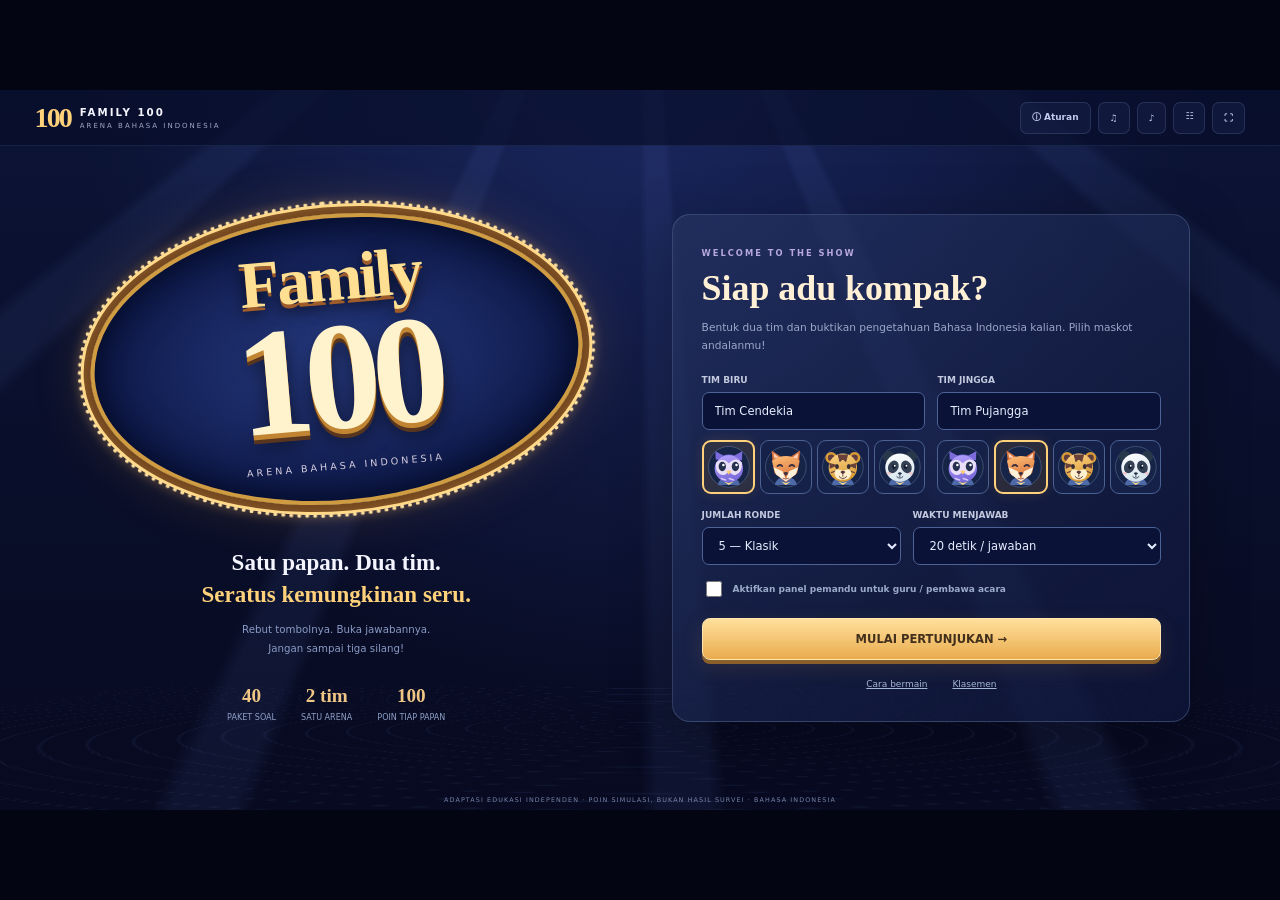
<file: modules/games/08-Family-100/index.html>
<!doctype html><html lang="id"><head><meta charset="utf-8"><meta name="viewport" content="width=device-width,initial-scale=1"><meta name="theme-color" content="#080c24"><title>Family 100 — Arena Bahasa Indonesia</title><style>
:root{--bg:#080c24;--gold:#ffd17a;--orange:#ff884c;--blue:#61c4ff;--text:#f4f5ff;--muted:#9da7c9}*{box-sizing:border-box}body{margin:0;min-height:100dvh;background:#030612;display:grid;place-items:center;color:var(--text);font:500 14px 'Segoe UI',system-ui,sans-serif}button,input,select{font:inherit}button{cursor:pointer;touch-action:manipulation}button:disabled{cursor:default;opacity:.45}button:focus-visible,input:focus-visible,select:focus-visible{outline:3px solid #fff2bd;outline-offset:4px}[hidden]{display:none!important}#stage{width:min(100vw,calc(100dvh * 16 / 9));height:min(100dvh,calc(100vw * 9 / 16));aspect-ratio:16/9;container-type:size;position:relative;isolation:isolate;overflow:hidden;display:flex;flex-direction:column;background:radial-gradient(ellipse at 50% -10%,#2d3f9377,transparent 62%),linear-gradient(#0c1436,#070a20)}.rig{position:absolute;inset:0;overflow:hidden;z-index:-1;pointer-events:none}.rig:before{content:'';position:absolute;inset:-40%;background:repeating-conic-gradient(from 164deg at 50% 0%,transparent 0deg 11deg,#7396fa12 12deg 15deg,transparent 16deg 26deg);animation:lights 15s ease-in-out infinite alternate}.rig:after{content:'';position:absolute;bottom:-6%;left:-10%;width:120%;height:35%;background:repeating-radial-gradient(ellipse at center,transparent 0 19px,#5975bd1c 20px 21px,transparent 22px 38px);transform:perspective(200px) rotateX(60deg)}header{height:7.8cqh;min-height:46px;display:flex;align-items:center;justify-content:space-between;padding:0 2.7cqw;border-bottom:1px solid #7087d025;background:#080e29b0;gap:12px;z-index:5;flex-shrink:0}.brand{display:flex;align-items:center;gap:9px}.brand>span{font:900 clamp(21px,2.2cqw,40px) Georgia;color:var(--gold);letter-spacing:-2px}.brand b{display:block;font-size:clamp(9px,.8cqw,16px);letter-spacing:2px}.brand small{display:block;font-size:clamp(7px,.52cqw,11px);letter-spacing:2px;color:#a3a9c4;margin-top:4px}.tools{display:flex;gap:7px;align-items:center}.tool,.quiet{background:#28366440;border:1px solid #7186b83b;border-radius:7px;color:#c2cbed;padding:8px 11px;font-size:clamp(9px,.7cqw,14px);min-height:32px;font-weight:700}.tool:hover,.quiet:hover{background:#40548b66}.tool[aria-pressed=false]{opacity:.5}details{position:relative}summary{cursor:pointer;list-style:none}summary::-webkit-details-marker{display:none}.volume-pop{position:absolute;right:0;top:40px;background:#18234d;border:1px solid #6276b2;padding:18px;border-radius:12px;width:210px;box-shadow:0 15px 50px #0008}.volume-pop input{width:100%;accent-color:var(--gold);margin-top:12px}.volume-pop label{font-size:12px}.volume-pop output{float:right}.screen{flex:1;min-height:0}.foot{text-align:center;font-size:clamp(6px,.5cqw,10px);letter-spacing:1.1px;color:#7783a8;height:2.8cqh;line-height:2.8cqh;flex-shrink:0}.tag{font-size:clamp(8px,.65cqw,13px);letter-spacing:2px;color:#b8a9dc;font-weight:800}.show-logo{width:100%;aspect-ratio:1.7;border:4px solid #d09c42;border-radius:50%;background:radial-gradient(ellipse,#263a80,#0e1949 72%);box-shadow:0 0 0 7px #74471f,0 0 0 10px #ffdc8d,0 0 60px #fca74635,inset 0 0 40px #02071e;display:flex;flex-direction:column;align-items:center;justify-content:center;position:relative;transform:rotate(-5deg)}.show-logo:before{content:'';position:absolute;inset:-17px;border:4px dotted #ffe0a0;border-radius:50%;filter:drop-shadow(0 0 4px #ffc064);animation:glow 2s infinite alternate}.show-logo .family{font:900 clamp(30px,5.2cqw,100px)/.9 Georgia;color:#ffdf91;letter-spacing:-3px;text-shadow:0 4px 0 #9d5c29,0 6px 16px #000b}.show-logo .hundred{font:900 clamp(80px,12cqw,230px)/.9 Georgia;letter-spacing:-9px;color:#fff3ce;text-shadow:0 5px 0 #c08432,0 9px 0 #57351e,0 12px 20px #0008}.show-logo small{font-size:clamp(7px,.75cqw,16px);letter-spacing:3px;color:#d7cfdf;margin-top:14px}#welcome{display:grid;grid-template-columns:1fr 1.05fr;align-items:center;gap:7cqw;padding:4cqh 7cqw}.intro-art{padding:2cqw 0;text-align:center}.intro-art>p{font:700 clamp(18px,1.8cqw,35px)/1.4 Georgia;margin:42px 0 10px}.intro-art>p span{color:var(--gold)}.intro-art>small{color:#899ac4;font-size:clamp(10px,.8cqw,16px);line-height:1.7}.setup{background:linear-gradient(140deg,#28376599,#0f173eaa);border:1px solid #63769c66;border-radius:18px;padding:clamp(20px,2.2cqw,44px);box-shadow:0 15px 60px #0004}.setup h1{font:700 clamp(27px,2.8cqw,52px)/1.1 Georgia;margin:10px 0;color:#fff0d6}.setup>p{font-size:clamp(10px,.83cqw,16px);color:var(--muted);line-height:1.7;margin:10px 0 20px}.team-setup{display:grid;grid-template-columns:1fr 1fr;gap:12px}.setup label{font-size:clamp(9px,.7cqw,14px);color:#c3c9df;font-weight:700;display:block;margin-bottom:7px}.setup input[type=text],select{background:#0a1337;color:#e6edff;border:1px solid #4d6295;border-radius:7px;padding:10px 12px;width:100%;min-height:38px;font-size:clamp(11px,.9cqw,17px)}.mascot-options{display:flex;gap:5px;margin:10px 0 16px}.mascot-choice{background:#152148;border:1px solid #4a6192;border-radius:9px;padding:3px;flex:1;min-width:0}.mascot-choice svg{display:block;width:100%;aspect-ratio:1}.mascot-choice[aria-pressed=true]{border:2px solid var(--gold);background:#6b522c44;box-shadow:0 0 13px #e8ab3f22}.setup-options{display:grid;grid-template-columns:1fr 1.25fr;gap:12px}.host-check{display:flex!important;gap:8px;align-items:center;margin:13px 0!important;font-size:clamp(9px,.7cqw,14px)!important;color:#9caaca!important}.host-check input{accent-color:var(--gold);width:16px;height:16px}.gold{background:linear-gradient(#ffe09c,#e9ab4e);border:1px solid #ffe6af;border-radius:8px;color:#43301c;font-weight:900;padding:12px 20px;box-shadow:0 4px 0 #89602a,0 7px 22px #e5a84120;min-height:42px;font-size:clamp(11px,.9cqw,17px)}.gold:hover:not(:disabled){filter:brightness(1.08)}.setup>.gold{width:100%;margin-top:5px}.setup-links{display:flex;justify-content:center;gap:17px;margin-top:15px}.text-btn{background:none;border:0;color:#a6b6d7;text-decoration:underline;font-size:clamp(9px,.7cqw,14px);padding:4px}.start-stat{display:flex;justify-content:center;gap:25px;margin-top:28px;color:#8fa0c7;font-size:clamp(8px,.63cqw,13px)}.start-stat strong{color:#efc685;display:block;font:700 clamp(17px,1.5cqw,30px) Georgia;margin-bottom:6px}#game{display:flex;flex-direction:column;padding:1.3cqh 2.7cqw .8cqh;gap:1.3cqh}.scorebar{display:grid;grid-template-columns:1fr auto 1fr;gap:2.5cqw;align-items:center;height:11.4cqh;flex-shrink:0}.team-score{display:flex;align-items:center;gap:12px;background:linear-gradient(90deg,#244a7d66,#14204799);border:1px solid #487dbf77;border-radius:12px;padding:8px 15px;min-width:0;position:relative;transition:.3s}.team-score.team1{background:linear-gradient(270deg,#7c3f2966,#271c3999);border-color:#b6794877;flex-direction:row-reverse;text-align:right}.team-score.active{border-color:var(--gold);box-shadow:0 0 0 2px #edb66622,0 0 25px #e1ac5720}.team-score.active:after{content:'SEDANG BERMAIN';position:absolute;top:-7px;left:50%;transform:translateX(-50%);background:#efc779;color:#3f2b1e;font-size:clamp(6px,.48cqw,10px);font-weight:900;letter-spacing:1px;padding:2px 8px;border-radius:20px;white-space:nowrap}.team-score .avatar{width:clamp(43px,4.5cqw,86px);height:clamp(43px,4.5cqw,86px);flex-shrink:0}.team-name{min-width:0;flex:1}.team-name small{display:block;font-size:clamp(7px,.53cqw,11px);letter-spacing:1.2px;color:#849dc6;margin-bottom:3px}.team1 .team-name small{color:#c6997f}.team-name strong{display:block;font-size:clamp(13px,1.35cqw,26px);font-weight:800;overflow:hidden;text-overflow:ellipsis;white-space:nowrap}.score-number{font:800 clamp(29px,3.2cqw,62px)/1 Georgia;color:#c3e9ff;text-shadow:0 0 15px #60c1ff44;min-width:55px}.team1 .score-number{color:#ffd099;text-shadow:0 0 15px #ff9c4f44}.mini-logo{display:flex;flex-direction:column;align-items:center;font:900 clamp(20px,1.9cqw,38px)/.85 Georgia;color:#ffe0a0;text-shadow:0 2px 0 #8f532a;transform:rotate(-4deg);padding:0 9px}.mini-logo b{font-size:2em;letter-spacing:-3px;color:#fff3d6}.round-row{display:flex;justify-content:space-between;align-items:center;color:#9aabd2;font-size:clamp(8px,.65cqw,13px);height:3.3cqh;flex-shrink:0}.round-indicator{display:flex;gap:6px;align-items:center}.round-dot{height:5px;width:18px;background:#2c3c66;border-radius:10px}.round-dot.current{background:var(--gold);box-shadow:0 0 9px #ffd37866}.round-dot.done{background:#6b91a0}.round-text{margin-left:7px;letter-spacing:1px;font-weight:800}.multiplier{border:1px solid #b98a48;color:#f3c97d;background:#75572733;border-radius:5px;padding:4px 9px;font-weight:900;margin-left:9px}.topic{letter-spacing:1.7px;font-weight:800}.question-wrap{display:flex;align-items:center;justify-content:center;min-height:7.2cqh;flex-shrink:0;background:linear-gradient(90deg,transparent,#37528a28,transparent);border-block:1px solid #708ac62a;padding:8px 4cqw;position:relative}.question-wrap h2{font-size:clamp(14px,1.47cqw,28px);line-height:1.45;text-align:center;margin:0;max-width:92%;font-weight:750}.board-area{flex:1;min-height:0;display:grid;grid-template-columns:1fr minmax(0,9fr) 1fr;align-items:center;gap:1.7cqw;position:relative}.side-lamp{height:80%;border-radius:50%;border:1px solid #5a74b72b;background:repeating-linear-gradient(0deg,transparent 0 20px,#6b85cf33 21px 23px,transparent 24px 38px);box-shadow:inset 0 0 30px #4166cf18;transform:perspective(100px) rotateY(25deg)}.side-lamp:last-child{transform:perspective(100px) rotateY(-25deg)}.board-frame{height:100%;min-height:0;border:2px solid #e9ae59;border-radius:clamp(20px,3.5cqw,70px);padding:1.6cqh 1.8cqw;background:linear-gradient(140deg,#5368aa,#182755 30%,#07132e 70%,#354d89);box-shadow:0 0 0 4px #8e5e2d,0 0 0 6px #ffd58c,0 0 0 11px #342e37,0 0 22px #df934d50,inset 0 0 20px #000b;position:relative}.board-frame:before{content:'';position:absolute;inset:-9px;border:3px dotted #ffe2a0;border-radius:inherit;pointer-events:none;filter:drop-shadow(0 0 3px #ffb85b)}.board-slots{height:100%;display:grid;grid-auto-flow:column;grid-template-rows:repeat(4,minmax(0,1fr));grid-template-columns:repeat(2,minmax(0,1fr));gap:1cqh 1cqw}.answer-slot{position:relative;min-height:0;min-width:0;perspective:600px}.tile{height:100%;border:1px solid #7994ce66;border-radius:6px;background:radial-gradient(ellipse at 50% -40%,#447bc6,#14386e 65%,#102451);box-shadow:inset 0 2px 1px #b0d9ff22,0 3px 6px #0007;display:flex;align-items:center;justify-content:center;overflow:hidden}.tile:before{content:'';position:absolute;inset:0;border-radius:6px;background-image:radial-gradient(#8ac1ef10 .8px,transparent .8px);background-size:4px 4px;pointer-events:none}.tile .rank{width:clamp(28px,3.1cqw,58px);height:clamp(25px,3.8cqh,45px);border:1px solid #f6d393;border-radius:50%;display:grid;place-items:center;color:#f5dc9f;font:800 clamp(18px,1.9cqw,35px) Georgia;background:linear-gradient(#163464,#091a3a);box-shadow:inset 0 0 8px #0009}.tile.empty{opacity:.22;background:#0b1732}.tile.revealed{justify-content:space-between;background:linear-gradient(100deg,#274d8d,#193c76);border-color:#b4c9e8}.tile.revealed .answer-word{font-size:clamp(11px,1.05cqw,21px);font-weight:850;text-transform:uppercase;padding:0 12px;letter-spacing:.4px;overflow-wrap:anywhere;line-height:1.18;z-index:1}.tile.revealed .answer-points{height:100%;min-width:3.8cqw;display:grid;place-items:center;font:800 clamp(19px,2cqw,38px) Georgia;color:#fff0c6;background:#050f2f88;border-left:1px solid #738cb966;padding:0 9px;z-index:1}.tile.revealed.fresh{animation:flipIn .65s ease-out}.tile.remaining{opacity:.52;border-color:#687c9e}.tile.remaining .answer-word{font-weight:600}.board-counters{display:flex;align-items:center;justify-content:center;gap:3cqw;height:6.5cqh;flex-shrink:0}.pot{display:flex;align-items:center;gap:12px}.pot span{font-size:clamp(7px,.58cqw,12px);line-height:1.5;letter-spacing:1.2px;color:#9cadd0;font-weight:800}.pot strong{font:800 clamp(25px,2.8cqw,54px)/1 Georgia;color:#ffe5a9;background:#0a1332;border:1px solid #746c684d;border-radius:7px;padding:4px 19px;min-width:8cqw;text-align:center;box-shadow:inset 0 0 18px #0005}.strikes{display:flex;gap:9px}.cross{font:900 clamp(25px,3cqw,57px)/1 'Segoe UI';color:#394565;text-shadow:0 1px 0 #000;transition:.25s}.cross.lit{color:#ff695f;text-shadow:0 0 12px #ff493a99}.timer{font:800 clamp(17px,1.6cqw,32px) Georgia;border:2px solid #5877b0;border-radius:50%;height:5.2cqh;width:5.2cqh;min-width:30px;min-height:30px;display:grid;place-items:center;color:#c5ddfa}.timer.urgent{color:#ff9c7c;border-color:#ff756a;animation:glow .6s infinite alternate}.status{height:3.8cqh;min-height:20px;display:flex;align-items:center;justify-content:center;gap:9px;font-size:clamp(10px,.86cqw,17px);color:#b5c8e7;text-align:center;padding:0 2cqw;flex-shrink:0}.status strong{color:var(--gold)}.action-area{height:10.2cqh;min-height:62px;flex-shrink:0;display:grid;place-items:center}.action-panel{width:min(100%,900px)}.buzzer-row{display:grid;grid-template-columns:1fr auto 1fr;gap:16px;align-items:center}.buzz{display:flex;justify-content:center;align-items:center;gap:14px;border:1px solid #8bc8f3;border-radius:10px;background:linear-gradient(#3262a5,#1b3971);box-shadow:0 4px 0 #0b214d,0 0 20px #487edb22;padding:9px 15px;color:#e5f4ff;font-weight:900;font-size:clamp(12px,1.1cqw,22px);min-height:46px}.buzz:last-child{background:linear-gradient(#b77641,#83502e);border-color:#eec99b;box-shadow:0 4px 0 #4e2c1b}.buzz span{display:flex;flex-direction:column;text-align:left;gap:2px}.buzz small{font-size:clamp(7px,.56cqw,12px);font-weight:600;opacity:.65}.buzz .buzzer-cap{height:27px;width:38px;border-radius:50% 50% 8px 8px;background:linear-gradient(#9ce1ff,#46a7ef);box-shadow:0 4px 0 #163b66,inset 0 2px 1px #fff6;border:1px solid #9bdcff;position:relative}.buzz:last-child .buzzer-cap{background:linear-gradient(#ffda9b,#f28c3a);border-color:#ffddb0;box-shadow:0 4px 0 #683e26,inset 0 2px 1px #fff6}.buzz:active{transform:translateY(3px);box-shadow:none}.versus{color:#5c6c94;font:700 16px Georgia}.answer-form{display:flex;gap:10px;align-items:center}.answer-field{position:relative;flex:1;min-width:0}.answer-field input{background:#0a1538;border:1px solid #647fb2;color:#f2f7ff;border-radius:8px;padding:13px 15px;width:100%;font-size:clamp(14px,1.2cqw,23px);height:46px;outline-offset:2px}.answer-field input::placeholder{color:#687fa8}.answer-form .gold{white-space:nowrap;min-height:46px}.skip{border:0;background:none;color:#8c9ec2;font-size:clamp(9px,.68cqw,14px);text-decoration:underline;padding:10px}.play-choice{display:flex;gap:15px;justify-content:center}.play-choice button{min-width:190px}.round-result{display:flex;align-items:center;justify-content:center;gap:25px}.round-result p{font-size:clamp(12px,1cqw,20px);color:#d1d7e8;margin:0}.round-result b{color:var(--gold)}.strike-flash{position:absolute;z-index:12;inset:20% 16%;pointer-events:none;display:grid;place-items:center}.strike-flash span{font:900 clamp(100px,17cqw,330px)/1 'Segoe UI';color:#f36c60;filter:drop-shadow(0 0 25px #d6242b88);-webkit-text-stroke:4px #ffe4d1;animation:strikePop .85s ease-out both}.modal{position:absolute;inset:0;z-index:20;background:#03071de6;backdrop-filter:blur(9px);display:grid;place-items:center;padding:24px}.dialog{width:min(95%,620px);max-height:calc(100cqh - 48px);overflow:auto;background:radial-gradient(ellipse at 10% 0,#2b3b70,#101b40 70%);border:1px solid #6a7fa8;border-radius:17px;box-shadow:0 20px 80px #0008;padding:clamp(25px,2.8cqw,50px)}.dialog h2{font:700 clamp(25px,2.4cqw,46px)/1.15 Georgia;color:#ffe5ad;margin:12px 0 18px}.dialog p,.dialog li{font-size:clamp(12px,.97cqw,18px);color:#b2c0df;line-height:1.75}.dialog strong{color:#eef3ff}.dialog-actions{display:flex;gap:12px;justify-content:flex-end;margin-top:23px;flex-wrap:wrap}.dialog .quiet{font-size:13px}.dialog .gold{font-size:14px}.notice{font-size:clamp(10px,.75cqw,14px)!important;color:#8d9fc5!important;border-top:1px solid #5b72a344;padding-top:13px}.host-grid{display:grid;grid-template-columns:1fr 1fr;gap:8px}.host-grid button{background:#213561;border:1px solid #5c78ad;color:#e1eaff;padding:12px;text-align:left;border-radius:6px;font-size:13px}.host-grid button small{display:block;color:#91a5ce;margin-top:5px}.winner-art{width:110px;margin:auto;filter:drop-shadow(0 0 22px #ffca5a33)}.winner-name{text-align:center;font:800 32px Georgia;color:#ffe0a0;margin:18px 0 9px}.final-scores{display:grid;grid-template-columns:1fr 1fr;gap:12px;text-align:center;margin:22px 0}.final-scores>div{background:#0b1638;border:1px solid #536d9d66;border-radius:9px;padding:15px}.final-scores b{display:block;font:800 35px Georgia;color:#ffe0a0}.final-scores small{color:#9aaccd}.record-row{display:flex;justify-content:space-between;gap:15px;padding:13px 0;border-bottom:1px solid #4b60813b;font-size:13px;color:#c2cfeb}.record-row small{display:block;font-size:10px;color:#8599bd;margin-top:5px}.record-row>b{color:var(--gold);white-space:nowrap}.confetti{position:absolute;inset:0;pointer-events:none;overflow:hidden;z-index:19}.confetti i{position:absolute;width:7px;height:13px;top:-20px;animation:fall 3.5s linear infinite}.screen-reader{position:absolute;width:1px;height:1px;overflow:hidden;clip-path:inset(50%)}@keyframes lights{to{transform:rotate(9deg)}}@keyframes glow{to{filter:brightness(1.3) drop-shadow(0 0 6px #e5a96055)}}@keyframes flipIn{0%{transform:rotateX(90deg);filter:brightness(2)}100%{transform:rotateX(0);filter:brightness(1)}}@keyframes strikePop{0%{transform:scale(.4);opacity:0}20%,65%{transform:scale(1);opacity:1}100%{transform:scale(1.1);opacity:0}}@keyframes fall{to{transform:translateY(110cqh) rotate(600deg)}}
@media(min-width:900px) and (max-height:650px){.setup{padding:16px 25px}.setup>p{margin:7px 0 12px}.setup h1{font-size:27px}.mascot-options{margin:6px 0 10px}.mascot-choice{max-height:48px}.host-check{margin:8px 0!important}.setup-links{margin-top:10px}.start-stat{margin-top:20px}.question-wrap h2{font-size:14px}.answer-form .gold{padding:10px 15px}}
@media(max-width:899px),(max-height:479px){body{display:block;background:#080e2a}#stage{width:100%;height:auto;min-height:100dvh;aspect-ratio:auto;container-type:inline-size;overflow:hidden}header{min-height:68px;height:auto;padding:13px 16px;gap:8px;flex-wrap:wrap}.brand>span{font-size:26px}.brand b{font-size:9px}.brand small{font-size:6px}.tools{gap:5px}.tool{font-size:9px;padding:7px;min-height:31px}#rulesBtn{display:none}.foot{height:auto;line-height:1.7;font-size:6px;padding:13px 12px}.screen{flex:none}#welcome{display:flex;flex-direction:column;padding:35px 22px 20px;gap:38px}.intro-art{max-width:350px;width:80%;padding:0}.show-logo .family{font-size:39px}.show-logo .hundred{font-size:96px;letter-spacing:-6px}.show-logo small{font-size:7px;margin-top:10px;letter-spacing:2px}.show-logo:before{inset:-12px;border-width:3px}.intro-art>p{font-size:19px;margin-top:29px}.intro-art>small{font-size:10px}.start-stat{gap:24px;margin-top:19px;font-size:8px}.start-stat strong{font-size:18px}.setup{width:100%;max-width:500px;padding:24px 20px;border-radius:15px}.setup h1{font-size:30px}.setup>p{font-size:12px}.setup label{font-size:10px}.setup input[type=text],select{font-size:13px;min-height:42px;padding:10px}.team-setup{gap:12px}.mascot-options{gap:4px}.setup-options{gap:10px}.host-check{font-size:10px!important;line-height:1.5}.gold{font-size:12px;min-height:45px}.text-btn{font-size:10px}#game{padding:13px 13px 6px;gap:13px}.scorebar{height:80px;gap:8px;grid-template-columns:minmax(0,1fr) 45px minmax(0,1fr)}.team-score{padding:9px 7px;gap:6px;border-radius:10px;flex-wrap:wrap;height:80px}.team-score .avatar{width:31px;height:31px}.team-name strong{font-size:11px}.team-name small{font-size:6px;letter-spacing:.6px}.score-number{font-size:25px;min-width:30px;width:100%;text-align:center;margin-top:-5px}.team-score.active:after{font-size:5px;padding:2px 5px;top:-6px}.mini-logo{font-size:12px;padding:0}.mini-logo b{font-size:30px;letter-spacing:-2px}.round-row{height:auto;min-height:23px;font-size:7px;gap:6px}.round-dot{height:4px;width:9px}.round-indicator{gap:3px}.round-text{font-size:8px;letter-spacing:0;margin-left:4px}.multiplier{padding:3px 4px;margin-left:3px;font-size:8px}.topic{font-size:7px;letter-spacing:.7px}.question-wrap{padding:13px 4px;min-height:85px}.question-wrap h2{font-size:15px;max-width:100%;line-height:1.55}.board-area{display:block;flex:none;height:260px;margin:8px 8px}.side-lamp{display:none}.board-frame{padding:13px 12px;border-radius:25px;box-shadow:0 0 0 3px #8e5e2d,0 0 0 5px #ffd58c,0 0 0 9px #342e37,0 0 22px #df934d50}.board-slots{gap:8px;grid-template-rows:repeat(4,minmax(0,1fr))}.tile .rank{width:31px;height:27px;font-size:19px}.tile.revealed .answer-word{font-size:10px;padding:0 7px;letter-spacing:0}.tile.revealed .answer-points{font-size:18px;min-width:28px;padding:0 4px}.board-counters{height:49px;gap:17px}.pot{gap:7px}.pot span{font-size:6px;letter-spacing:.5px}.pot strong{font-size:27px;padding:3px 12px;min-width:66px}.cross{font-size:29px}.strikes{gap:7px}.timer{height:35px;width:35px;font-size:18px}.status{height:auto;min-height:39px;font-size:11px;line-height:1.5;padding:3px 5px}.action-area{height:auto;min-height:65px;margin-bottom:8px}.buzzer-row{gap:9px;grid-template-columns:minmax(0,1fr) 14px minmax(0,1fr)}.buzz{font-size:11px;padding:12px 7px;gap:8px;min-height:56px}.buzz .buzzer-cap{width:27px;height:21px;flex-shrink:0}.buzz small{font-size:7px}.versus{font-size:11px}.answer-form{gap:7px;flex-wrap:wrap}.answer-field{flex-basis:65%}.answer-field input{font-size:15px;height:47px;padding:12px}.answer-form .gold{padding:12px;min-height:47px;font-size:11px}.skip{font-size:10px;width:100%;padding:4px}.play-choice{gap:9px}.play-choice button{min-width:0;flex:1;font-size:11px}.round-result{flex-direction:column;gap:13px;text-align:center}.round-result p{font-size:13px}.modal{position:fixed;padding:16px}.dialog{padding:25px 22px;max-height:calc(100dvh - 32px);width:min(100%,560px)}.dialog h2{font-size:29px}.dialog p,.dialog li{font-size:13px}.dialog .notice{font-size:11px!important}.dialog-actions{gap:10px}.dialog-actions .gold,.dialog-actions .quiet{flex:1;font-size:12px}.winner-art{width:90px}.winner-name{font-size:27px}.final-scores b{font-size:30px}.final-scores small{font-size:10px}.host-grid{grid-template-columns:1fr}.strike-flash{position:fixed;inset:20% 5%}.strike-flash span{font-size:150px}}
@media(prefers-reduced-motion:reduce){*,*:before,*:after{animation:none!important;transition:none!important}.strike-flash span{opacity:1}}
</style></head><body><main id="stage"><div class="rig" aria-hidden="true"></div><header><div class="brand"><span>100</span><div><b>FAMILY 100</b><small>ARENA BAHASA INDONESIA</small></div></div><nav class="tools" aria-label="Pengaturan"><button class="tool" id="rulesBtn">ⓘ Aturan</button><button class="tool" id="hostBtn" hidden>Pemandu</button><button class="tool" id="musicBtn" aria-pressed="true" aria-label="Musik latar">♫</button><button class="tool" id="soundBtn" aria-pressed="true" aria-label="Efek suara">♪</button><details><summary class="tool" aria-label="Pengaturan volume">☷</summary><div class="volume-pop"><label for="volume">Volume <output id="volumeText">40%</output></label><input id="volume" type="range" min="0" max="100" step="5" value="40"></div></details><button class="tool" id="fullscreenBtn" aria-label="Layar penuh">⛶</button><button class="tool" id="menuBtn" hidden aria-label="Menu utama">⌂</button></nav></header>
<section id="welcome" class="screen"><div class="intro-art"><div class="show-logo" aria-label="Family 100"><span class="family">Family</span><span class="hundred">100</span><small>ARENA BAHASA INDONESIA</small></div><p>Satu papan. Dua tim.<br><span>Seratus kemungkinan seru.</span></p><small>Rebut tombolnya. Buka jawabannya.<br>Jangan sampai tiga silang!</small><div class="start-stat"><div><strong>40</strong>PAKET SOAL</div><div><strong>2 tim</strong>SATU ARENA</div><div><strong>100</strong>POIN TIAP PAPAN</div></div></div><div class="setup"><span class="tag">WELCOME TO THE SHOW</span><h1>Siap adu kompak?</h1><p>Bentuk dua tim dan buktikan pengetahuan Bahasa Indonesia kalian. Pilih maskot andalanmu!</p><div class="team-setup"><div><label for="team0">TIM BIRU</label><input id="team0" type="text" maxlength="22" value="Tim Cendekia"><div class="mascot-options" id="mascots0" aria-label="Maskot tim biru"></div></div><div><label for="team1">TIM JINGGA</label><input id="team1" type="text" maxlength="22" value="Tim Pujangga"><div class="mascot-options" id="mascots1" aria-label="Maskot tim jingga"></div></div></div><div class="setup-options"><div><label for="roundCount">JUMLAH RONDE</label><select id="roundCount"><option value="3">3 — Kilat</option><option value="5" selected>5 — Klasik</option><option value="7">7 — Maraton</option></select></div><div><label for="timeMode">WAKTU MENJAWAB</label><select id="timeMode"><option value="0">Santai — tanpa timer</option><option value="20" selected>20 detik / jawaban</option><option value="30">30 detik / jawaban</option></select></div></div><label class="host-check"><input type="checkbox" id="hostMode">Aktifkan panel pemandu untuk guru / pembawa acara</label><button class="gold" id="startBtn">MULAI PERTUNJUKAN <span aria-hidden="true">→</span></button><div class="setup-links"><button class="text-btn" id="welcomeRules">Cara bermain</button><button class="text-btn" id="welcomeRecords">Klasemen</button></div></div></section>
<section id="game" class="screen" hidden><div class="scorebar"><div class="team-score team0" id="teamCard0"><div class="avatar" id="avatar0"></div><div class="team-name"><small>TIM BIRU</small><strong id="name0"></strong></div><div class="score-number" id="score0">0</div></div><div class="mini-logo" aria-label="Family 100">Family<b>100</b></div><div class="team-score team1" id="teamCard1"><div class="avatar" id="avatar1"></div><div class="team-name"><small>TIM JINGGA</small><strong id="name1"></strong></div><div class="score-number" id="score1">0</div></div></div><div class="round-row"><div class="round-indicator" id="roundIndicator"></div><span class="topic" id="category"></span></div><div class="question-wrap"><h2 id="question"></h2></div><div class="board-area"><div class="side-lamp" aria-hidden="true"></div><div class="board-frame"><div class="board-slots" id="board"></div></div><div class="side-lamp" aria-hidden="true"></div></div><div class="board-counters"><div class="pot"><span>POIN<br>RONDE INI</span><strong id="pot">0</strong></div><div class="strikes" aria-label="Jumlah jawaban meleset" id="strikes"><span class="cross">✕</span><span class="cross">✕</span><span class="cross">✕</span></div><div class="timer" id="timer" hidden aria-label="Sisa detik">20</div></div><div class="status" id="status" role="status" aria-live="polite"></div><div class="action-area"><div class="action-panel" id="actions"></div></div></section><footer class="foot">ADAPTASI EDUKASI INDEPENDEN · POIN SIMULASI, BUKAN HASIL SURVEI · BAHASA INDONESIA</footer><div class="strike-flash" id="strikeFlash" aria-hidden="true" hidden><span>✕</span></div><div class="confetti" id="confetti" hidden aria-hidden="true"></div><div class="modal" id="modal" hidden><section class="dialog" id="dialog" role="dialog" aria-modal="true" aria-labelledby="dialogTitle"></section></div></main><script>
'use strict';
const WEIGHTS={4:[40,30,20,10],5:[35,25,18,13,9],6:[30,23,18,13,9,7],7:[27,21,17,13,10,7,5],8:[25,20,16,12,10,8,5,4]};
const raw=[
['Kosakata','Sebutkan kata di papan yang bermakna gembira.',['Senang|senang hati','Bahagia','Riang','Sukacita|suka cita','Girang','Suka']],
['Kosakata','Sebutkan kata di papan yang bermakna indah.',['Cantik','Elok','Molek','Jelita','Permai','Menawan']],
['Kosakata','Sebutkan kata di papan yang bermakna pandai.',['Pintar','Cerdas','Cakap','Cerdik','Mahir','Piawai']],
['Kosakata','Sebutkan antonim di papan untuk kata berikut: besar, tinggi, panjang, panas, terang, cepat.',['Kecil','Rendah','Pendek','Dingin','Gelap','Lambat']],
['Kosakata','Sebutkan antonim di papan untuk kata berikut: kaya, rajin, ramai, kuat, mahal, tebal.',['Miskin','Malas','Sepi','Lemah','Murah','Tipis']],
['Kata baku','Sebutkan bentuk baku dari salah satu kata ini: apotik, ijin, resiko, aktifitas, nasehat, antri.',['Apotek','Izin','Risiko','Aktivitas','Nasihat','Antre']],
['Kata baku','Sebutkan bentuk baku dari salah satu kata ini: praktek, obyek, subyek, kwalitas, atlit, jaman.',['Praktik','Objek','Subjek','Kualitas','Atlet','Zaman']],
['Kata baku','Sebutkan bentuk baku dari salah satu kata ini: sistim, analisa, diagnosa, hipotesa, metoda, tehnik.',['Sistem','Analisis','Diagnosis','Hipotesis','Metode','Teknik']],
['Kata tanya','Sebutkan kata tanya yang digunakan dalam Bahasa Indonesia.',['Apa','Siapa','Kapan','Di mana|dimana','Mengapa|kenapa','Bagaimana|gimana','Berapa']],
['Tanda baca','Sebutkan tanda baca yang biasa digunakan dalam tulisan.',['Titik|tanda titik|.','Koma|tanda koma|,','Tanda tanya|tanya|?','Tanda seru|seru|!','Titik dua|tanda titik dua|:','Tanda petik|petik|kutip|tanda kutip','Tanda hubung|hubung|-','Titik koma|tanda titik koma|;']],
['Sastra','Sebutkan salah satu unsur intrinsik cerita di papan ini.',['Tema','Tokoh|penokohan|tokoh dan penokohan','Alur|plot','Latar|setting','Amanat|pesan','Sudut pandang|sudutpandang','Gaya bahasa|majas']],
['Sastra','Sebutkan bentuk karya sastra yang ada di papan.',['Puisi','Cerpen|cerita pendek','Novel','Drama','Pantun','Syair','Gurindam','Fabel']],
['Majas','Sebutkan jenis majas yang ada di papan.',['Personifikasi','Hiperbola','Metafora','Simile|perumpamaan|asosiasi','Litotes','Ironi','Repetisi','Metonimia']],
['Majas','Lengkapi nama majas: personi…, hiper…, meta…, lito…, iro…, sinek….',['Personifikasi','Hiperbola','Metafora','Litotes','Ironi','Sinekdoke|sinekdok']],
['Peribahasa','Lengkapi satu peribahasa: bagai air di daun …; besar pasak daripada …; ada udang di balik …; buah jatuh tidak jauh dari …; air beriak tanda tak …; malu bertanya sesat di ….',['Talas','Tiang','Batu','Pohon|pohonnya','Dalam','Jalan']],
['Ungkapan','Sebutkan ungkapan di papan yang memakai kata “tangan”.',['Buah tangan','Ringan tangan','Panjang tangan','Tangan kanan','Angkat tangan','Campur tangan']],
['Ungkapan','Sebutkan ungkapan di papan yang memakai kata “hati”.',['Rendah hati','Besar hati','Kecil hati','Baik hati','Buah hati','Tinggi hati']],
['Ungkapan','Tebak ungkapannya: suka menolong, sombong, anak kesayangan, oleh-oleh, dipercaya membantu, suka mencuri.',['Ringan tangan','Tinggi hati|besar kepala','Buah hati','Buah tangan','Tangan kanan','Panjang tangan']],
['Teks','Sebutkan jenis teks yang ada di papan.',['Deskripsi|teks deskripsi','Narasi|teks narasi','Eksposisi|teks eksposisi','Argumentasi|teks argumentasi','Persuasi|persuasif|teks persuasi','Prosedur|teks prosedur','Eksplanasi|teks eksplanasi','Berita|teks berita']],
['Berita','Sebutkan unsur pertanyaan dalam ADIKSIMBA.',['Apa','Di mana|dimana','Kapan','Siapa','Mengapa|kenapa','Bagaimana']],
['Kaidah','Sebutkan salah satu jenis kata di papan.',['Nomina|kata benda','Verba|kata kerja','Adjektiva|kata sifat','Adverbia|kata keterangan','Pronomina|kata ganti','Numeralia|kata bilangan']],
['Kaidah','Sebutkan kata ganti orang di papan.',['Saya|aku','Kamu|engkau|kau|anda','Dia|ia|beliau','Kami','Kita','Mereka']],
['Konjungsi','Sebutkan kata penghubung yang ada di papan.',['Dan','Tetapi|tapi','Atau','Karena|sebab','Sehingga','Jika|apabila|kalau','Meskipun|walaupun','Agar|supaya']],
['Kaidah','Sebutkan kata depan di papan yang ditulis terpisah dari kata sesudahnya.',['Di','Ke','Dari','Pada','Untuk','Dengan']],
['Kalimat','Sebutkan unsur pembentuk kalimat di papan.',['Subjek|subyek|s','Predikat|p','Objek|obyek|o','Pelengkap|pel','Keterangan|k']],
['Puisi','Sebutkan unsur puisi yang ada di papan.',['Diksi|pilihan kata','Rima|persajakan','Imaji|citraan|imajinasi','Majas|gaya bahasa','Tipografi|tata wajah','Amanat|pesan']],
['Drama','Sebutkan istilah dalam pementasan drama di papan.',['Dialog','Monolog','Prolog','Epilog','Babak','Adegan','Naskah','Sutradara']],
['Pantun','Sebutkan ciri pantun yang ada di papan.',['Empat baris|4 baris|empat larik|4 larik','Bersajak a-b-a-b|a b a b|abab|ab ab','Sampiran|dua baris sampiran|2 baris sampiran','Isi|dua baris isi|2 baris isi','Delapan sampai dua belas suku kata|8 sampai 12 suku kata|8 12 suku kata|8-12 suku kata']],
['Kosakata','Sebutkan kata sifat yang ada di papan.',['Baik','Rajin','Jujur','Sabar','Ramah','Berani']],
['Kosakata','Sebutkan kata kerja yang berkaitan dengan kegiatan belajar di papan.',['Membaca|baca','Menulis|tulis','Menyimak|simak','Berbicara|bicara','Bertanya|tanya','Berdiskusi|diskusi']],
['Kosakata','Sebutkan nama tempat untuk kegiatan literasi di papan.',['Perpustakaan','Sekolah','Toko buku','Taman bacaan|taman baca','Ruang kelas|kelas','Museum']],
['Sastra','Sebutkan nama penulis Indonesia yang ada di papan.',['Chairil Anwar|chairil','W.S. Rendra|ws rendra|rendra','Sapardi Djoko Damono|sapardi','Taufiq Ismail|taufik ismail','Pramoedya Ananta Toer|pramoedya|pram','Andrea Hirata|andrea']],
['Peribahasa','Lengkapi: sedikit demi sedikit lama-lama menjadi …; sekali mendayung dua tiga pulau …; berat sama dipikul ringan sama …; bersatu kita teguh bercerai kita …; sedia payung sebelum …; seperti katak dalam ….',['Bukit','Terlampaui','Dijinjing','Runtuh','Hujan','Tempurung']],
['Ungkapan','Sebutkan gabungan kata atau ungkapan di papan yang memakai kata “kepala”.',['Besar kepala','Keras kepala','Kepala dingin','Kepala batu','Berkepala dua|kepala dua','Kepala keluarga']],
['Kaidah','Sebutkan contoh kata ulang yang ada di papan.',['Anak-anak|anak anak','Buku-buku|buku buku','Rumah-rumah|rumah rumah','Kupu-kupu|kupu kupu','Lauk-pauk|lauk pauk','Sayur-mayur|sayur mayur']],
['Surat','Sebutkan bagian surat resmi yang ada di papan.',['Kop surat|kepala surat|kop','Nomor surat|nomor','Tanggal surat|tanggal','Alamat tujuan|alamat surat|alamat penerima','Salam pembuka','Isi surat|isi','Salam penutup','Tanda tangan|tanda tangan pengirim']],
['Buku','Sebutkan bagian buku yang ada di papan.',['Sampul|cover','Halaman judul','Kata pengantar','Daftar isi','Bab|isi buku','Daftar pustaka','Glosarium','Indeks']],
['Sastra','Sebutkan latar tempat dalam cerita yang ada di papan.',['Sekolah','Rumah','Hutan','Pasar','Pantai','Desa']],
['Kosakata','Sebutkan kata di papan yang berhubungan dengan waktu.',['Pagi','Siang','Sore','Malam','Kemarin','Besok']],
['Kaidah','Sebutkan contoh kata berimbuhan ber- yang ada di papan.',['Bermain','Belajar','Berlari','Bersepeda','Berenang','Bernyanyi']]
];
const BANK=raw.map(([category,q,items],i)=>({id:'F'+String(i+1).padStart(3,'0'),category,q,answers:items.map((s,j)=>{const [text,...aliases]=s.split('|');return{text,aliases,points:WEIGHTS[items.length][j]}})}));
if(typeof module!=='undefined')module.exports=BANK;

'use strict';
function normalize(s){return String(s).normalize('NFKD').replace(/[\u0300-\u036f]/g,'').toLowerCase().trim().replace(/[^a-z0-9]+/g,' ').trim().replace(/\s+/g,' ')}
function shuffled(items,rng=Math.random){const a=[...items];for(let i=a.length-1;i>0;i--){const j=Math.floor(rng()*(i+1));[a[i],a[j]]=[a[j],a[i]]}return a}
class FamilyGame{
constructor(bank,rng=Math.random){this.bank=bank;this.rng=rng;this.phase='setup'}
start(names=['Tim Biru','Tim Jingga'],rounds=5,recent=[]){this.names=names.map((n,i)=>String(n).trim().slice(0,22)||['Tim Biru','Tim Jingga'][i]);this.total=[3,5,7].includes(rounds)?rounds:5;this.deck=[...shuffled(this.bank.filter(q=>!recent.includes(q.id)),this.rng),...shuffled(this.bank.filter(q=>recent.includes(q.id)),this.rng)].slice(0,this.total);this.scores=[0,0];this.round=0;this.history=[];this.newRound()}
get question(){return this.deck?.[this.round]}
get multiplier(){return ({3:[1,2,3],5:[1,1,2,2,3],7:[1,1,1,2,2,3,3]})[this.total][this.round]}
get pot(){return this.open.reduce((n,i)=>n+this.question.answers[i].points,0)*this.multiplier}
newRound(){this.open=[];this.strikes=0;this.actor=null;this.control=null;this.faceWinner=null;this.first=null;this.phase='buzzer';this.award=null}
buzz(team){if(this.phase!=='buzzer'||![0,1].includes(team))return false;this.actor=team;this.phase='faceoff';return true}
match(text){const raw=String(text).trim(),n=normalize(raw);if(!n&& !raw)return -1;const forms=[n,n.replace(/^(majas|kata|teks|ungkapan) /,'')].filter(Boolean);return this.question.answers.findIndex(a=>[a.text,...a.aliases].some(t=>String(t).trim()===raw||forms.includes(normalize(t))))}
submit(text){return this.accept(this.match(text))}
accept(index){if(!['faceoff','play','steal'].includes(this.phase))return null;if(!Number.isInteger(index)||index<0||index>=this.question.answers.length)index=-1;const duplicate=this.open.includes(index),hit=index>=0&&!duplicate;const before=this.phase,team=this.actor;if(hit)this.open.push(index);const event={kind:hit?'hit':duplicate?'duplicate':'miss',index,team,before};
if(before==='faceoff'){if(this.first===null){if(hit&&index===0){this.faceWinner=team;this.phase='choice'}else{this.first={team,index:hit?index:-1};this.actor=1-team}}else{const a=this.first.index,b=hit?index:-1;if(a<0&&b<0){this.phase='buzzer';this.actor=null;this.first=null}else{this.faceWinner=b>=0&&(a<0||this.question.answers[b].points>this.question.answers[a].points)?team:this.first.team;this.phase='choice'}}}
else if(before==='play'){if(duplicate)return event;if(hit){if(this.open.length===this.question.answers.length)this.settle(this.control,'bersih')}else{this.strikes++;if(this.strikes===3){this.phase='steal';this.actor=1-this.control}}}
else if(before==='steal')this.settle(hit?team:this.control,hit?'curi':'bertahan');return event}
choose(play=true){if(this.phase!=='choice')return false;this.control=play?this.faceWinner:1-this.faceWinner;this.actor=this.control;this.phase='play';return true}
settle(winner,reason){if(this.phase==='roundover'||this.phase==='finished')return false;const points=this.pot;this.scores[winner]+=points;this.award={winner,points,reason};this.history.push({id:this.question.id,round:this.round+1,multiplier:this.multiplier,...this.award});this.phase='roundover';return true}
next(){if(this.phase!=='roundover')return false;if(this.round+1===this.total){this.phase='finished';return true}this.round++;this.newRound();return true}
}
if(typeof module!=='undefined')module.exports={FamilyGame,normalize,shuffled};

'use strict';
const TVAudio={ctx:null,master:null,bus:null,enabled:true,music:true,volume:.4,beat:null,step:0,
load(){try{const p=JSON.parse(localStorage.getItem('family100-audio'));if(p){this.enabled=p.enabled!==false;this.music=p.music!==false;if(Number.isFinite(p.volume))this.volume=Math.max(0,Math.min(1,p.volume))}}catch{}},
warm(){try{if(!this.ctx){this.ctx=new(window.AudioContext||window.webkitAudioContext)();this.master=this.ctx.createGain();this.bus=this.ctx.createGain();this.bus.gain.value=0;this.bus.connect(this.master);this.master.connect(this.ctx.destination);this.master.gain.value=this.enabled?this.volume:0}if(this.ctx.state==='suspended')this.ctx.resume().catch(()=>{})}catch{}},
apply(){if(this.ctx){this.master.gain.setTargetAtTime(this.enabled?this.volume:0,this.ctx.currentTime,.05);this.bus.gain.setTargetAtTime((this.music && this.beat) ? .065 : 0,this.ctx.currentTime,.2)}try{localStorage.setItem('family100-audio',JSON.stringify({enabled:this.enabled,music:this.music,volume:this.volume}))}catch{}},
note(f,d=.15,t='sine',v=.2,delay=0,bus=null){if(!this.ctx||this.ctx.state!=='running')return;const now=this.ctx.currentTime+delay,o=this.ctx.createOscillator(),g=this.ctx.createGain();o.type=t;o.frequency.setValueAtTime(f,now);g.gain.setValueAtTime(.001,now);g.gain.linearRampToValueAtTime(v,now+.012);g.gain.exponentialRampToValueAtTime(.001,now+d);o.connect(g);g.connect(bus||this.master);o.start(now);o.stop(now+d+.02)},
fx(kind){this.warm();if(!this.enabled||!this.ctx)return;if(kind==='strike'){this.note(110,.58,'sawtooth',.17);this.note(116,.58,'square',.08);return}if(kind==='buzz'){this.note(196,.12,'triangle',.2);this.note(392,.3,'triangle',.25,.08);return}const seq={reveal:[[659,.12],[988,.32]],win:[[523,.12],[659,.12],[784,.12],[1047,.5],[784,.12],[1047,.7]],round:[[392,.12],[523,.12],[659,.12],[784,.45]],steal:[[261,.12],[311,.12],[392,.12],[523,.5]],start:[[392,.1],[523,.1],[659,.1],[784,.25],[1047,.5]],tap:[[620,.06]],tick:[[220,.04]],duplicate:[[392,.1],[330,.15]]}[kind]||[[600,.06]];let delay=0;for(const [f,d]of seq){this.note(f,d,'sine',.23,delay);delay+=d*.85}},
start(){this.warm();if(!this.ctx||this.beat)return;this.step=0;this.bus.gain.setTargetAtTime(this.music ? .065 : 0,this.ctx.currentTime,.5);const loop=()=>{if(!this.music||!this.enabled||document.hidden)return;const roots=[130.81,174.61,146.83,196],r=roots[Math.floor(this.step/8)%4],interval=[0,7,12,7,4,7,12,7][this.step%8];this.note(r*Math.pow(2,interval/12),.28,'sine',.35,0,this.bus);if(this.step%4===0)this.note(r/2,.6,'triangle',.3,0,this.bus);this.step++};loop();this.beat=setInterval(loop,350)},
stop(){clearInterval(this.beat);this.beat=null;if(this.ctx)this.bus.gain.setTargetAtTime(0,this.ctx.currentTime,.25)}
};TVAudio.load();

'use strict';
const $=id=>document.getElementById(id),esc=s=>String(s).replace(/[&<>"']/g,c=>({'&':'&amp;','<':'&lt;','>':'&gt;','"':'&quot;',"'":'&#39;'}[c]));
const game=new FamilyGame(BANK),mascotNames=['Burung hantu','Rubah','Harimau','Panda'];let mascots=[0,1],modalOpen=false,modalClose=null,lastFocus=null,busy=false,transitionTimer,flashTimer,mode=20,host=false,saved=false,roundKey='',timeLeft=0,timeSince=0,running=false,lastSecond=-1;
function read(k,d){try{return JSON.parse(localStorage.getItem(k))??d}catch{return d}}function save(k,v){try{localStorage.setItem(k,JSON.stringify(v))}catch{}}
function mascot(type,id='m'){const palettes=[['#7b6bdb','#b7a4ff'],['#d7713c','#ffbf76'],['#d99b35','#ffd78b'],['#d9e6ef','#ffffff']],p=palettes[type];let art='';if(type===0)art=`<path d="M24 40 23 17 45 29Q60 23 75 29L97 17 96 42" fill="${p[0]}"/><ellipse cx="60" cy="65" rx="39" ry="37" fill="url(#${id}fur)"/><path d="M25 48Q42 32 60 50Q80 31 96 48Q98 76 77 83Q67 82 60 72Q49 88 34 79Q22 71 25 48" fill="#eadff9"/><ellipse cx="42" cy="59" rx="10" ry="13" fill="#24304d"/><ellipse cx="78" cy="59" rx="10" ry="13" fill="#24304d"/><circle cx="45" cy="55" r="3.5" fill="#fff"/><circle cx="81" cy="55" r="3.5" fill="#fff"/><path d="m53 71 7 11 7-11" fill="#ffca66"/><path d="m39 92 12 4m10-4 12 4" stroke="#d7c8fb" stroke-width="4" stroke-linecap="round"/>`;
if(type===1)art=`<path d="m24 48-3-33 29 19h20l29-19-3 33" fill="${p[0]}"/><path d="m28 35-2-13 16 13m36 0 16-13-2 16" fill="#ffd1b4"/><path d="M22 43Q60 18 98 43L91 77 60 102 29 77Z" fill="url(#${id}fur)"/><path d="m26 61 25 11 9 22 9-22 25-11-7 20-27 19-27-19Z" fill="#fff1d9"/><path d="M37 58q7-6 13 0m20 0q7-6 13 0" stroke="#3a3041" stroke-width="5" stroke-linecap="round" fill="none"/><path d="m53 77 7 8 7-8q-7-6-14 0" fill="#3a3041"/><path d="M52 91q8 5 16 0" stroke="#8b5146" stroke-width="2.5" fill="none"/>`;
if(type===2)art=`<circle cx="28" cy="35" r="16" fill="${p[0]}"/><circle cx="92" cy="35" r="16" fill="${p[0]}"/><circle cx="28" cy="35" r="9" fill="#613d3d"/><circle cx="92" cy="35" r="9" fill="#613d3d"/><ellipse cx="60" cy="62" rx="39" ry="39" fill="url(#${id}fur)"/><path d="m47 26 5 19 8-8 8 8 5-19M23 51l18 5-17 8m73-13-18 5 17 8M27 76l15-5m51 5-15-5" fill="#68413b" stroke="#68413b" stroke-width="3" stroke-linejoin="round"/><ellipse cx="44" cy="59" rx="5" ry="7" fill="#352c38"/><ellipse cx="76" cy="59" rx="5" ry="7" fill="#352c38"/><path d="M37 79q0-19 23-8 23-11 23 8-4 19-23 16-19 3-23-16" fill="#fff1cf"/><path d="m53 74 7 7 7-7q-7-6-14 0" fill="#55373d"/><path d="m60 81 0 6m-11-1q11 12 22 0" stroke="#55373d" stroke-width="2.5" fill="none"/>`;
if(type===3)art=`<circle cx="29" cy="32" r="16" fill="#29374a"/><circle cx="91" cy="32" r="16" fill="#29374a"/><ellipse cx="60" cy="62" rx="40" ry="39" fill="url(#${id}fur)"/><ellipse cx="42" cy="60" rx="14" ry="18" fill="#344054" transform="rotate(25 42 60)"/><ellipse cx="78" cy="60" rx="14" ry="18" fill="#344054" transform="rotate(-25 78 60)"/><ellipse cx="44" cy="59" rx="5" ry="7" fill="#111b30"/><ellipse cx="76" cy="59" rx="5" ry="7" fill="#111b30"/><circle cx="46" cy="57" r="2.5" fill="#fff"/><circle cx="78" cy="57" r="2.5" fill="#fff"/><path d="m54 78 6 5 6-5q-6-7-12 0" fill="#29374a"/><path d="m60 83 0 5m-9-2q9 10 18 0" fill="none" stroke="#29374a" stroke-width="2.5"/><ellipse cx="30" cy="78" rx="6" ry="4" fill="#f6abb188"/><ellipse cx="90" cy="78" rx="6" ry="4" fill="#f6abb188"/>`;
return `<svg viewBox="0 0 120 120" role="img" aria-label="${mascotNames[type]}"><defs><linearGradient id="${id}fur" x2=".3" y2="1"><stop stop-color="${p[1]}"/><stop offset="1" stop-color="${p[0]}"/></linearGradient></defs><circle cx="60" cy="60" r="56" fill="#162448" stroke="#8a9fc077" stroke-width="2"/><path d="M30 110q3-22 30-22t30 22" fill="#4e69a8"/>${art}<path d="m47 101 13 9 13-9-13 3Z" fill="#ffda8a"/></svg>`}
function setupMascots(){for(let t=0;t<2;t++){$('mascots'+t).innerHTML=mascotNames.map((n,i)=>`<button class="mascot-choice" aria-label="${n}, tim ${t?'jingga':'biru'}" aria-pressed="${mascots[t]===i}" data-mascot="${t}-${i}">${mascot(i,'choice'+t+i)}</button>`).join('');$('mascots'+t).querySelectorAll('button').forEach((b,i)=>b.onclick=()=>{mascots[t]=i;TVAudio.fx('tap');setupMascots()})}}
const settings=read('family100-settings',null);if(settings){$('team0').value=settings.names?.[0]||'Tim Cendekia';$('team1').value=settings.names?.[1]||'Tim Pujangga';if(settings.mascots?.every(n=>Number.isInteger(n)&&n>=0&&n<4))mascots=settings.mascots}setupMascots();
function timed(){return ['faceoff','play','steal'].includes(game.phase)}
function pauseTime(){if(running){timeLeft=Math.max(0,timeLeft-(performance.now()-timeSince));running=false}}
function resumeTime(reset=false){if(reset){timeLeft=mode*1000;lastSecond=-1}if(mode&&timed()&&!busy&&!modalOpen&&!document.hidden){timeSince=performance.now();running=true}else running=false;updateTimer()}
function remaining(){return Math.max(0,timeLeft-(running?performance.now()-timeSince:0))}
function updateTimer(){$('timer').hidden=!mode||!timed();const sec=Math.ceil(remaining()/1000);$('timer').textContent=sec;$('timer').classList.toggle('urgent',sec<=5)}
function closeDialog(){if(!modalOpen)return;modalOpen=false;$('modal').hidden=true;const cb=modalClose;modalClose=null;cb?.();resumeTime();if(lastFocus?.isConnected)lastFocus.focus();else $('answerInput')?.focus()}
function showDialog(title,body,actions=[{label:'Kembali',gold:true,run:closeDialog}],onClose=null){pauseTime();lastFocus=document.activeElement;modalOpen=true;modalClose=onClose;$('dialog').innerHTML=`<h2 id="dialogTitle">${title}</h2>${body}<div class="dialog-actions">${actions.map((a,i)=>`<button class="${a.gold?'gold':'quiet'}" data-dialog="${i}">${a.label}</button>`).join('')}</div>`;$('modal').hidden=false;actions.forEach((a,i)=>$('dialog').querySelector(`[data-dialog="${i}"]`).onclick=a.run);$('dialog').querySelector('button:not(:disabled)')?.focus()}
function rules(){showDialog('Cara main Family 100',`<p><strong>1. Rebut tombol.</strong> Tim tercepat menjawab dulu. Jika jawabannya bukan peringkat pertama, tim lawan boleh menebak. Jawaban dengan poin lebih tinggi memenangkan rebutan. Jika keduanya meleset, rebutan diulang.</p><p><strong>2. Main atau lempar.</strong> Pemenang rebutan boleh memainkan papan atau melemparnya kepada lawan. Semua poin rebutan tetap berada di papan.</p><p><strong>3. Tiga silang.</strong> Tim yang bermain menebak satu jawaban per giliran. Setelah tiga tebakan meleset atau waktu habis, lawan memiliki satu kesempatan mencuri.</p><p><strong>4. Ambil poin.</strong> Tebakan pencurian yang tepat merebut seluruh poin terbuka, termasuk jawaban pencurian. Jika gagal, poin kembali kepada tim yang bermain. Jawaban tersisa ditampilkan untuk belajar tanpa menambah poin.</p><p>Pengali bertambah menuju ronde akhir. Pemenang adalah tim dengan total tertinggi; nilai sama berarti seri. Gunakan tombol <strong>Q</strong> untuk tim biru dan <strong>P</strong> untuk tim jingga saat rebutan.</p><p class="notice">Setiap papan berjumlah 100 poin sebelum pengali. Daftar jawaban dan peringkat disiapkan untuk pembelajaran, bukan hasil survei. Jawaban benar di luar daftar belum mendapat poin. Sinonim umum diterima; panel pemandu dapat mengesahkan jawaban setara.</p>`)}
function records(){const rows=read('family100-records',[]);showDialog('Klasemen lokal',`<p>Hasil pertandingan pada perangkat ini. Poin maksimum bergantung pada jumlah ronde dan pengalinya.</p>${rows.length?rows.map((r,i)=>`<div class="record-row"><div><strong>${i+1}. ${esc(r.name)}</strong><small>${r.rounds} ronde · ${r.mode?r.mode+' detik':'Tanpa timer'}</small></div><b>${r.score} poin</b></div>`).join(''):'<p>Belum ada pertandingan selesai.</p>'}`)}
function start(){window.HumaGameBridge?.start();clearTimeout(transitionTimer);clearTimeout(flashTimer);busy=false;saved=false;$('confetti').hidden=true;$('strikeFlash').hidden=true;mode=+$('timeMode').value;host=$('hostMode').checked;const names=[$('team0').value,$('team1').value],recent=read('family100-recent',[]);game.start(names,+$('roundCount').value,recent);save('family100-settings',{names:game.names,mascots});save('family100-recent',[...game.deck.map(q=>q.id),...recent].slice(0,28));$('welcome').hidden=true;$('game').hidden=false;$('hostBtn').hidden=!host;$('menuBtn').hidden=false;TVAudio.start();TVAudio.fx('start');render();resumeTime(true)}
function statusText(){const name=i=>`<strong>${esc(game.names[i])}</strong>`;switch(game.phase){case'buzzer':return'Rebut tombolnya! Tim tercepat menjawab lebih dulu.';case'faceoff':return game.first?`${name(game.actor)} membalas. Cari jawaban dengan poin lebih tinggi!`:`${name(game.actor)} merebut tombol. Sebutkan satu jawaban!`;case'choice':return`${name(game.faceWinner)} memenangkan rebutan. Mau main atau lempar?`;case'play':return`${name(game.control)} bermain. Masih ada ${game.question.answers.length-game.open.length} jawaban tersembunyi.`;case'steal':return`KESEMPATAN MENCURI! ${name(game.actor)}, satu jawaban menentukan semuanya.`;case'roundover':return game.award.reason==='curi'?`${name(game.award.winner)} berhasil mencuri poin!`:`${name(game.award.winner)} ${game.award.reason==='bersih'?'menyapu bersih papan!':'mempertahankan poin!'}`;default:return''}}
function render(fresh=-1){for(let t=0;t<2;t++){$('name'+t).textContent=game.names[t];$('score'+t).textContent=game.scores[t];$('avatar'+t).innerHTML=mascot(mascots[t],'podium'+t);$('teamCard'+t).classList.toggle('active',(game.phase==='choice'?game.faceWinner:game.actor)===t&&!['roundover','finished'].includes(game.phase))}$('category').textContent=game.question.category.toUpperCase();$('question').textContent=game.question.q;$('roundIndicator').innerHTML=Array.from({length:game.total},(_,i)=>`<span class="round-dot ${i===game.round?'current':i<game.round?'done':''}" aria-hidden="true"></span>`).join('')+`<span class="round-text">RONDE ${game.round+1}/${game.total}</span><span class="multiplier">${game.multiplier}× POIN</span>`;$('board').innerHTML=Array.from({length:8},(_,i)=>{const a=game.question.answers[i],open=game.open.includes(i),end=['roundover','finished'].includes(game.phase);return `<div class="answer-slot"><div class="tile ${!a?'empty':open?'revealed'+(i===fresh?' fresh':''):end?'revealed remaining':''}" ${a?'':'aria-hidden="true"'}>${!a?'':open||end?`<span class="answer-word">${esc(a.text)}</span><span class="answer-points">${a.points}</span>`:`<span class="rank" aria-label="Jawaban ${i+1} tersembunyi">${i+1}</span>`}</div></div>`}).join('');$('pot').textContent=game.pot;[...$('strikes').children].forEach((e,i)=>e.classList.toggle('lit',i<game.strikes));$('strikes').setAttribute('aria-label',game.strikes+' dari 3 jawaban meleset');$('status').innerHTML=statusText();renderActions();updateTimer()}
function renderActions(){const p=game.phase,disabled=busy?'disabled':'';if(p==='buzzer'){$('actions').innerHTML=`<div class="buzzer-row"><button class="buzz" id="buzz0" ${disabled}><i class="buzzer-cap" aria-hidden="true"></i><span>${esc(game.names[0])}<small>TEKAN Q / KLIK</small></span></button><span class="versus">VS</span><button class="buzz" id="buzz1" ${disabled}><i class="buzzer-cap" aria-hidden="true"></i><span>${esc(game.names[1])}<small>TEKAN P / KLIK</small></span></button></div>`;$('buzz0').onclick=()=>buzz(0);$('buzz1').onclick=()=>buzz(1)}else if(timed()){$('actions').innerHTML=`<form class="answer-form" id="answerForm"><div class="answer-field"><label for="answerInput" class="screen-reader">Jawaban ${esc(game.names[game.actor])}</label><input id="answerInput" type="text" placeholder="Ketik satu jawaban…" maxlength="100" autocomplete="off" autocorrect="off" spellcheck="false" ${disabled}></div><button class="gold" id="submitBtn" ${disabled}>CEK JAWABAN</button><button type="button" class="skip" id="skipBtn" ${disabled}>Tidak tahu / lewati</button></form>`;$('answerForm').onsubmit=e=>{e.preventDefault();const text=$('answerInput').value.trim();if(text)submit(text)};$('skipBtn').onclick=()=>submit(null)}else if(p==='choice'){$('actions').innerHTML=`<div class="play-choice"><button class="gold" id="playBtn" ${disabled}>MAIN PAPAN INI</button><button class="quiet" id="passBtn" ${disabled}>LEMPAR KE LAWAN</button></div>`;$('playBtn').onclick=()=>choose(true);$('passBtn').onclick=()=>choose(false)}else if(p==='roundover'){$('actions').innerHTML=`<div class="round-result"><p><b>+${game.award.points} poin</b> untuk ${esc(game.names[game.award.winner])}</p><button class="gold" id="nextBtn" ${disabled}>${game.round+1===game.total?'LIHAT HASIL AKHIR':'RONDE BERIKUTNYA →'}</button></div>`;$('nextBtn').onclick=next}}
function focusAnswer(){if(timed()&&!modalOpen&&!busy&&innerWidth>=900)$('answerInput')?.focus()}
function buzz(team){if(busy||modalOpen||!game.buzz(team))return;TVAudio.fx('buzz');render();resumeTime(true);focusAnswer()}
function choose(play){if(busy||modalOpen||!game.choose(play))return;TVAudio.fx('tap');render();resumeTime(true);focusAnswer()}
function submit(text,manualIndex=null){if(busy||modalOpen||!timed())return;pauseTime();const event=manualIndex===null?game.submit(text):game.accept(manualIndex);if(!event)return;const duplicate=event.kind==='duplicate'&&event.before==='play';busy=!duplicate;if(event.kind==='hit')TVAudio.fx('reveal');else if(duplicate)TVAudio.fx('duplicate');else{TVAudio.fx('strike');$('strikeFlash').hidden=false;clearTimeout(flashTimer);flashTimer=setTimeout(()=>$('strikeFlash').hidden=true,900)}render(event.kind==='hit'?event.index:-1);if(event.kind==='miss'&&game.phase!=='roundover'&&game.phase!=='buzzer')$('status').innerHTML='Belum ada di papan. '+statusText();if(duplicate&&event.before==='play'){$('status').innerHTML='Jawaban itu sudah terbuka. Coba jawaban lain!';resumeTime();focusAnswer();return}if(game.phase==='buzzer')$('status').textContent='Kedua tim belum menemukan jawaban. Ayo rebut lagi!';transitionTimer=setTimeout(()=>{busy=false;renderActions();if(game.phase==='roundover'){TVAudio.fx(game.award.reason==='curi'?'steal':'round')}else if(game.phase==='steal')TVAudio.fx('steal');resumeTime(true);focusAnswer()},event.kind==='hit'?650:950)}
function next(){if(busy||modalOpen||!game.next())return;pauseTime();if(game.phase==='finished'){finish();return}TVAudio.fx('start');render();resumeTime(true)}
function finish(){window.HumaGameBridge?.finish(game.names.map((name,i)=>({name,score:game.scores[i],total:game.total,result:game.scores[0]===game.scores[1]?'Seri':game.scores[i]===Math.max(...game.scores)?'Menang':'Kalah'})), {mode:mode+' detik · '+game.total+' ronde'});TVAudio.stop();TVAudio.fx('win');const tie=game.scores[0]===game.scores[1],winner=game.scores[0]>game.scores[1]?0:1;if(!saved){let rows=read('family100-records',[]);rows.push(...game.names.map((name,i)=>({name,score:game.scores[i],rounds:game.total,mode})));rows.sort((a,b)=>b.score-a.score);save('family100-records',rows.slice(0,12));saved=true}$('confetti').hidden=false;$('confetti').innerHTML=Array.from({length:55},(_,i)=>`<i style="left:${Math.random()*100}%;animation-delay:${Math.random()*2.5}s;background:${['#ffd17a','#67baff','#ff9663'][i%3]}"></i>`).join('');showDialog(tie?'Sama-sama juara!':'Selamat, sang juara!',`${tie?'':`<div class="winner-art">${mascot(mascots[winner],'winner')}</div>`}<div class="winner-name">${tie?'PERTANDINGAN SERI':esc(game.names[winner])}</div><div class="final-scores">${game.names.map((n,i)=>`<div><small>${esc(n)}</small><b>${game.scores[i]}</b><small>POIN</small></div>`).join('')}</div><p>${game.total} ronde selesai. Kompak menebak, makin kaya kosakata!</p><p class="notice">Jawaban dan poin merupakan simulasi pembelajaran.</p>`,[{label:'Menu utama',run:()=>{closeDialog();toMenu()}},{label:'Main lagi',gold:true,run:()=>{closeDialog();start()}}])}
function toMenu(){clearTimeout(transitionTimer);clearTimeout(flashTimer);pauseTime();busy=false;game.phase='setup';TVAudio.stop();$('welcome').hidden=false;$('game').hidden=true;$('menuBtn').hidden=true;$('hostBtn').hidden=true;$('confetti').hidden=true;$('strikeFlash').hidden=true}
function askMenu(){if(modalOpen||busy)return;showDialog('Kembali ke menu?',`<p>Pertandingan yang sedang berjalan akan berakhir tanpa disimpan ke klasemen.</p>`,[{label:'Lanjut bermain',run:closeDialog},{label:'Ke menu',gold:true,run:()=>{closeDialog();toMenu()}}])}
function hostPanel(){if(modalOpen||busy||!host)return;if(!timed()){showDialog('Panel pemandu',`<p>Panel penilaian dapat dibuka ketika salah satu tim sedang menjawab.</p>`);return}showDialog('Panel pemandu',`<p>Gunakan pada layar pemandu. Jika pemain menyebutkan jawaban setara yang belum dikenali, pilih padanannya untuk membuka kotak.</p><div class="host-grid">${game.question.answers.map((a,i)=>`<button data-host="${i}" ${game.open.includes(i)?'disabled':''}>${i+1}. ${esc(a.text)}<small>${a.points} poin${game.open.includes(i)?' · sudah terbuka':''}</small></button>`).join('')}</div><p class="notice">Panel ini memperlihatkan seluruh jawaban. Jangan tampilkan kepada pemain saat menilai.</p>`);$('dialog').querySelectorAll('[data-host]').forEach(b=>b.onclick=()=>{const i=+b.dataset.host;closeDialog();submit('',i)})}
function audioUI(){$('soundBtn').setAttribute('aria-pressed',TVAudio.enabled);$('soundBtn').setAttribute('aria-label','Efek suara '+(TVAudio.enabled?'aktif':'nonaktif'));$('musicBtn').setAttribute('aria-pressed',TVAudio.music);$('musicBtn').setAttribute('aria-label','Musik latar '+(TVAudio.music?'aktif':'nonaktif'));$('volume').value=TVAudio.volume*100;$('volumeText').textContent=Math.round(TVAudio.volume*100)+'%'}
$('startBtn').onclick=start;$('rulesBtn').onclick=rules;$('welcomeRules').onclick=rules;$('welcomeRecords').onclick=records;$('menuBtn').onclick=askMenu;$('hostBtn').onclick=hostPanel;$('soundBtn').onclick=()=>{TVAudio.warm();TVAudio.enabled=!TVAudio.enabled;TVAudio.apply();audioUI()};$('musicBtn').onclick=()=>{TVAudio.warm();TVAudio.music=!TVAudio.music;TVAudio.apply();audioUI()};$('volume').oninput=()=>{TVAudio.warm();TVAudio.volume=+$('volume').value/100;TVAudio.apply();audioUI()};$('fullscreenBtn').onclick=()=>{if(document.fullscreenElement)document.exitFullscreen?.();else document.documentElement.requestFullscreen?.().catch(()=>{})};audioUI();document.addEventListener('pointerdown',()=>TVAudio.warm(),{once:true});
document.addEventListener('visibilitychange',()=>{if(document.hidden)pauseTime();else resumeTime()});document.addEventListener('keydown',e=>{if(modalOpen){if(e.key==='Escape'&&game.phase!=='finished'){e.preventDefault();closeDialog()}if(e.key==='Tab'){const buttons=[...$('dialog').querySelectorAll('button:not(:disabled)')],first=buttons[0],last=buttons.at(-1);if(e.shiftKey&&document.activeElement===first){e.preventDefault();last?.focus()}else if(!e.shiftKey&&document.activeElement===last){e.preventDefault();first?.focus()}}return}if(/INPUT|TEXTAREA|SELECT/.test(e.target.tagName)||e.repeat||e.ctrlKey||e.altKey||e.metaKey)return;if(game.phase==='buzzer'&&['q','p'].includes(e.key.toLowerCase())){e.preventDefault();buzz(e.key.toLowerCase()==='q'?0:1)}});
setInterval(()=>{if(!mode||!timed()||modalOpen||busy||!running)return;updateTimer();const sec=Math.ceil(remaining()/1000);if(sec<=5&&sec!==lastSecond){lastSecond=sec;TVAudio.fx('tick')}if(remaining()<=0)submit(null)},100);

</script><script src="../score-bridge.js?v=20261103-scores" data-game="family-100"></script></body></html>
</file>
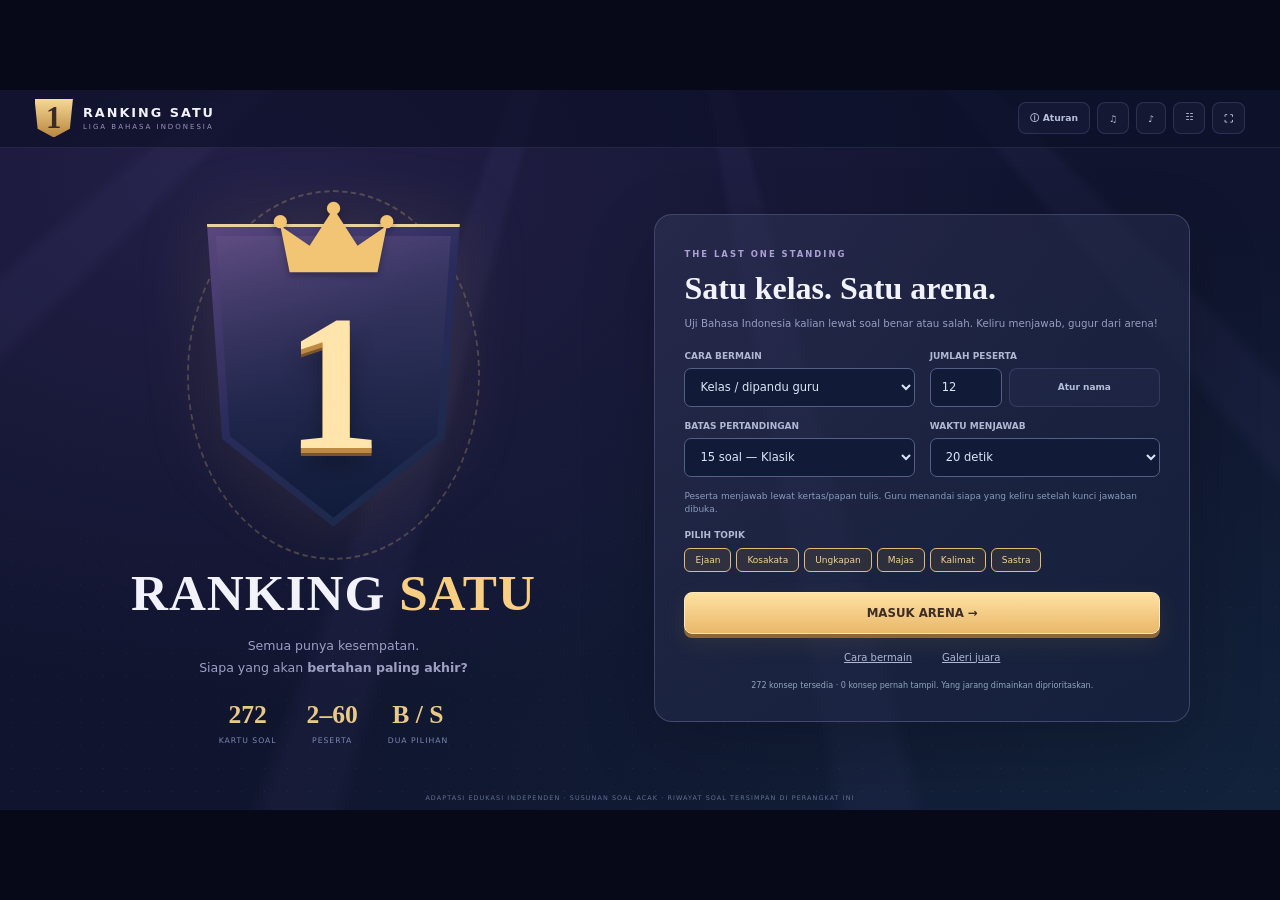
<file: modules/games/09-Ranking-1/index.html>
<!doctype html><html lang="id"><head><meta charset="utf-8"><meta name="viewport" content="width=device-width,initial-scale=1"><meta name="theme-color" content="#10122e"><title>Ranking 1 — Liga Bahasa Indonesia</title><style>
:root{--bg:#11142f;--gold:#f7ce82;--mint:#84efd1;--red:#ff97a4;--text:#f2f2fd;--muted:#8f98bb}*{box-sizing:border-box}body{margin:0;min-height:100dvh;background:#070919;color:var(--text);font:500 14px 'Segoe UI',system-ui,sans-serif;display:grid;place-items:center}button,input,select,textarea{font:inherit}button{cursor:pointer;touch-action:manipulation}button:disabled{opacity:.4;cursor:default}button:focus-visible,input:focus-visible,select:focus-visible,summary:focus-visible,textarea:focus-visible{outline:3px solid #ffe3a3;outline-offset:4px}[hidden]{display:none!important}#stage{position:relative;isolation:isolate;width:min(100vw,calc(100dvh * 16 / 9));height:min(100dvh,calc(100vw * 9 / 16));aspect-ratio:16/9;container-type:size;display:flex;flex-direction:column;overflow:hidden;background:radial-gradient(ellipse at 20% 12%,#4c39804d,transparent 60%),radial-gradient(ellipse at 95% 100%,#194e6340,transparent 60%),#10142e}.ambience{position:absolute;inset:0;z-index:-1;pointer-events:none;overflow:hidden}.ambience:before{content:'';position:absolute;inset:0;background-image:radial-gradient(#9d9ed41c .8px,transparent .8px);background-size:23px 23px;mask-image:linear-gradient(transparent,#000)}.ambience:after{content:'';position:absolute;inset:-50%;background:repeating-conic-gradient(from 150deg at 50% 0,transparent 0deg 15deg,#9b8df20b 16deg 19deg,transparent 20deg 30deg);animation:beams 14s ease-in-out infinite alternate}header{height:8cqh;min-height:47px;display:flex;align-items:center;justify-content:space-between;padding:0 2.7cqw;border-bottom:1px solid #777da42e;background:#0d1027aa;gap:12px;flex-shrink:0;z-index:5}.brand{display:flex;align-items:center;gap:10px}.brand-icon{width:clamp(31px,3cqw,58px);height:clamp(31px,3cqw,58px);background:linear-gradient(#f7d895,#b78740);color:#3c2a26;clip-path:polygon(0 0,100% 0,92% 77%,50% 100%,8% 77%);display:grid;place-items:center;font:900 clamp(23px,2.4cqw,46px) Georgia}.brand b{font-size:clamp(11px,1cqw,20px);letter-spacing:2px;display:block}.brand small{display:block;font-size:clamp(7px,.53cqw,11px);letter-spacing:2px;color:#9c93bd;margin-top:3px}.tools{display:flex;gap:7px;align-items:center}.tool,.quiet{border:1px solid #7a83b63d;background:#33375f33;border-radius:8px;padding:8px 11px;color:#b5beda;font-size:clamp(9px,.72cqw,14px);font-weight:700;min-height:32px}.tool:hover,.quiet:hover{background:#56619344}.tool[aria-pressed=false]{opacity:.45}details{position:relative}summary{cursor:pointer;list-style:none}summary::-webkit-details-marker{display:none}.volume-box{position:absolute;right:0;top:40px;width:215px;padding:17px;background:#252a50;border:1px solid #6d779d;border-radius:12px;box-shadow:0 14px 55px #0008}.volume-box label{font-size:12px}.volume-box output{float:right}.volume-box input{width:100%;accent-color:var(--gold);margin-top:13px}.screen{flex:1;min-height:0}.footer{height:3cqh;line-height:3cqh;text-align:center;color:#637092;font-size:clamp(6px,.5cqw,10px);letter-spacing:1.1px;flex-shrink:0}.eyebrow{font-size:clamp(8px,.66cqw,13px);font-weight:800;letter-spacing:2px;color:#aca0d4}.gold{background:linear-gradient(#ffe2a3,#e9b76a);border:1px solid #ffe9b9;color:#3c2d27;font-weight:900;min-height:42px;border-radius:8px;padding:12px 20px;box-shadow:0 4px 0 #8e6635,0 9px 25px #dcad471b;font-size:clamp(11px,.92cqw,18px)}.gold:hover:not(:disabled){filter:brightness(1.08)}.text-btn{color:#afb7d5;background:none;border:0;font-size:clamp(10px,.76cqw,15px);padding:5px;text-decoration:underline}#welcome{display:grid;grid-template-columns:1fr 1.1fr;align-items:center;gap:6cqw;padding:3.5cqh 7cqw}.hero{text-align:center;position:relative}.crest{position:relative;max-width:340px;width:26cqw;aspect-ratio:.9;margin:0 auto 1cqh;filter:drop-shadow(0 0 35px #ddae5b20)}.crest .shield{position:absolute;inset:9% 12%;background:linear-gradient(145deg,#5a477e,#292b5a 45%,#172945);clip-path:polygon(0 0,100% 0,94% 71%,50% 100%,6% 71%);border-top:3px solid #ead29c}.crest .shield:after{content:'';position:absolute;inset:9px;background:linear-gradient(#75609044,#101b3b);clip-path:inherit}.crest .laurel{position:absolute;inset:0;border:2px dashed #b89b6f55;border-radius:50%;transform:scaleX(.88)}.crest .one{position:absolute;inset:20% 0 15%;display:grid;place-items:center;font:900 clamp(100px,15cqw,285px)/1 Georgia;color:#ffe4ab;text-shadow:0 5px 0 #bc8a43,0 8px 0 #7b542c,0 18px 25px #0005}.crest .crown{position:absolute;top:3%;left:30%;width:40%;height:22%;fill:#f2c575;filter:drop-shadow(0 4px 3px #0004)}.hero h1{font:900 clamp(34px,4cqw,76px)/1 Georgia;letter-spacing:1px;margin:0}.hero h1 span{color:var(--gold)}.hero>p{color:#9f9fc4;font-size:clamp(11px,.98cqw,19px);line-height:1.8;margin:16px auto 20px;max-width:400px}.hero-stats{display:flex;justify-content:center;gap:30px;margin-top:20px}.hero-stats b{display:block;font:800 clamp(19px,2cqw,38px) Georgia;color:#e9c986}.hero-stats small{font-size:clamp(7px,.6cqw,12px);color:#7b88b0;letter-spacing:1px}.setup{padding:clamp(20px,2.3cqw,44px);border:1px solid #6e719b70;background:linear-gradient(140deg,#33365888,#17213f88);border-radius:18px;box-shadow:0 25px 75px #0003}.setup h2{font:700 clamp(25px,2.5cqw,48px)/1.15 Georgia;margin:10px 0 8px}.setup>p{font-size:clamp(10px,.8cqw,16px);color:#969fc2;line-height:1.7;margin:0 0 18px}.setup label{display:block;font-size:clamp(9px,.7cqw,14px);font-weight:700;color:#b0b8d1;margin:0 0 7px}.setup select,.setup input[type=number]{width:100%;border:1px solid #535f87;background:#111b38;color:#dce4f7;border-radius:7px;min-height:39px;padding:10px 11px;font-size:clamp(11px,.9cqw,17px)}.setup-grid{display:grid;grid-template-columns:1fr 1fr;gap:14px 15px}.count-wrap{display:flex;gap:7px}.count-wrap input{width:72px!important}.count-wrap button{flex:1;white-space:nowrap;font-size:clamp(9px,.65cqw,13px);padding:7px}.setup .mode-note{font-size:clamp(9px,.7cqw,14px);color:#8a9abb;min-height:2.5em;line-height:1.5;margin:13px 0}.topic-label{margin:12px 0 8px!important}.topic-options{display:flex;gap:5px;flex-wrap:wrap}.topic-chip{border:1px solid #5c668d;background:#242f52;color:#b2bfdd;border-radius:6px;padding:6px 10px;font-size:clamp(9px,.7cqw,14px)}.topic-chip[aria-pressed=true]{border-color:#e1bc72;color:#f3d390;background:#8a67312c}.setup>.gold{width:100%;margin-top:20px}.setup-links{display:flex;justify-content:center;gap:20px;margin-top:13px}.setup .repeat-note{font-size:clamp(8px,.63cqw,13px);color:#91a6bd;line-height:1.5;margin-top:12px;text-align:center}#game{padding:1.8cqh 2.7cqw 1cqh;display:flex;flex-direction:column;gap:1.5cqh}.game-top{display:flex;align-items:center;justify-content:space-between;height:6.4cqh;flex-shrink:0}.round-meta{display:flex;align-items:center;gap:13px}.round-number{color:#d9d5f0;font-size:clamp(11px,1cqw,20px);font-weight:800;letter-spacing:1px}.level-badge{padding:6px 10px;border:1px solid #65619377;border-radius:6px;font-size:clamp(8px,.65cqw,13px);color:#bbaee0}.survivor-count{display:flex;align-items:center;gap:10px}.survivor-count strong{font:800 clamp(30px,3.6cqw,68px) Georgia;color:var(--mint);line-height:1}.survivor-count span{font-size:clamp(7px,.62cqw,13px);color:#8499b2;letter-spacing:1.4px;line-height:1.6}.match-layout{flex:1;min-height:0;display:grid;grid-template-columns:1.18fr 1fr;gap:2cqw}.match-layout.crowded{grid-template-columns:.9fr 1.3fr}.quiz-panel{border:1px solid #7b78a244;border-radius:16px;background:radial-gradient(ellipse at 15% 10%,#49426a40,transparent 65%),#151b39b0;box-shadow:0 20px 55px #03081944;display:flex;flex-direction:column;min-height:0;position:relative;overflow:hidden;padding:2.5cqh 2.8cqw}.quiz-heading{display:flex;align-items:center;justify-content:space-between;gap:8px;flex-shrink:0}.category{font-size:clamp(9px,.75cqw,15px);letter-spacing:2px;color:#c0b2dc;font-weight:800}.timer{width:7cqh;height:7cqh;min-height:40px;min-width:40px;border:3px solid #74649e66;border-radius:50%;display:grid;place-items:center;position:relative;background:conic-gradient(#efce8f calc(var(--progress,1)*1turn),#343956 0);flex-shrink:0}.timer:before{content:'';position:absolute;inset:3px;border-radius:50%;background:#1b2140}.timer strong{position:relative;font:800 clamp(20px,2cqw,39px) Georgia;color:#f6dfb0}.timer.urgent{background:conic-gradient(#ff9c9f calc(var(--progress,1)*1turn),#343956 0)}.timer.urgent strong{color:#ffa7ae}.statement-area{flex:1;min-height:0;display:flex;flex-direction:column;justify-content:center;align-items:center;text-align:center;padding:1cqh 0;position:relative}.quote-mark{font:700 clamp(28px,4cqw,75px)/.7 Georgia;color:#8375ad55;margin-bottom:1.5cqh}.statement{font-size:clamp(19px,2.08cqw,40px);font-weight:750;line-height:1.5;margin:0;overflow-wrap:anywhere}.statement.long{font-size:clamp(16px,1.6cqw,31px)}.statement.small{font-size:clamp(15px,1.35cqw,26px)}.phase-label{color:#909ec3;font-size:clamp(10px,.83cqw,17px);line-height:1.65;margin:14px 0 0}.phase-label strong{color:#f5d89d}.answer-pair{display:grid;grid-template-columns:1fr 1fr;gap:12px;margin-top:1.5cqh;flex-shrink:0}.answer-btn{border:1px solid #6eac9e88;background:linear-gradient(#28514e66,#143c3c66);border-radius:9px;color:#b0f2dd;padding:13px;font-size:clamp(13px,1.25cqw,24px);font-weight:900;min-height:7cqh;display:flex;align-items:center;justify-content:center;gap:10px;position:relative}.answer-btn span{font-size:1.2em}.answer-btn.false{border-color:#a96b8799;background:linear-gradient(#683a5266,#4c243f55);color:#f5b3c5}.answer-btn.key{pointer-events:none;opacity:.7;min-height:5cqh;font-size:clamp(11px,.9cqw,18px);padding:9px}.answer-btn.correct{border:2px solid #b6f8df;background:#336c5d88;color:#d3ffec;box-shadow:0 0 22px #7cf2cb22}.answer-btn.false.correct{border-color:#ffc1d1;background:#7d3c5266;color:#ffd7df;box-shadow:0 0 22px #ff9da422}.answer-btn.muted{opacity:.28}.answer-btn:hover:not(.key):not(:disabled){filter:brightness(1.3);transform:translateY(-1px)}.explanation{font-size:clamp(11px,.95cqw,18px);line-height:1.7;color:#acbbd7;margin-top:2cqh;padding:1.5cqh 1.3cqw;background:#0c173544;border:1px solid #697aa33d;border-radius:8px;text-align:left}.reveal-label{color:#f2cf8a;font-size:clamp(9px,.75cqw,15px);letter-spacing:1.5px;font-weight:900;margin:0 0 12px}.primary-action{margin-top:2cqh;flex-shrink:0;display:flex;gap:10px;justify-content:center;align-items:center;flex-wrap:wrap}.primary-action .gold{flex:1}.primary-action .quiet{min-height:42px}.grade-tools{display:flex;justify-content:center;gap:15px;margin-top:12px}.grade-tools button{font-size:clamp(9px,.7cqw,14px);padding:2px}.arena-panel{min-height:0;display:flex;flex-direction:column;border:1px solid #687ba23b;border-radius:16px;background:#0d183150;overflow:hidden}.arena-header{padding:1.7cqh 1.3cqw;display:flex;justify-content:space-between;align-items:center;border-bottom:1px solid #61729626;flex-shrink:0}.arena-header h3{font-size:clamp(9px,.76cqw,15px);letter-spacing:1.6px;margin:0;color:#a6b7d2}.arena-header small{font-size:clamp(8px,.65cqw,13px);color:#7093a5}.arena-grid{padding:1.5cqh 1cqw;display:grid;grid-template-columns:repeat(var(--cols,4),minmax(0,1fr));grid-template-rows:repeat(var(--rows,3),minmax(0,1fr));gap:1cqh .65cqw;flex:1;min-height:0}.player{position:relative;display:flex;flex-direction:column;align-items:center;justify-content:center;gap:4px;border:1px solid #63799f48;border-radius:9px;background:linear-gradient(145deg,#30476844,#18273f88);color:#c9dbed;padding:5px 3px;min-height:0;min-width:0;transition:background .25s,opacity .3s,transform .3s}.player .portrait{width:clamp(30px,4.8cqw,92px);height:auto;aspect-ratio:1;flex-shrink:1;min-height:0;max-height:64%}.portrait svg{height:100%;width:100%;display:block}.player .name{font-size:clamp(8px,.68cqw,14px);font-weight:750;white-space:nowrap;overflow:hidden;text-overflow:ellipsis;max-width:96%}.player .number{position:absolute;left:6px;top:5px;color:#7894b0;font-size:clamp(7px,.55cqw,11px);font-weight:800}.player .badge{position:absolute;right:5px;top:4px;color:#88cbb5;font-size:clamp(8px,.68cqw,14px)}.player.out{opacity:.26;filter:grayscale(1);background:#20263b}.player.pending{border:2px solid #f29caa;background:#69344855;color:#ffbfc8}.player.pending:after{content:'✕';position:absolute;font-size:clamp(24px,3.8cqw,75px);font-weight:900;color:#ffd7dc;text-shadow:0 3px 20px #803348;top:10%;pointer-events:none}.player.actor{border-color:#f1ce89;box-shadow:0 0 0 2px #e6b76c22,0 0 20px #f5c2691b}.player.champion{border-color:#f2dba8;background:#66563755;box-shadow:0 0 17px #d0a75e22}.arena-grid.dense .player{padding:3px 2px;gap:2px;border-radius:6px}.arena-grid.dense .portrait{max-height:50%;width:3.3cqw}.arena-grid.dense .name{font-size:clamp(8px,.62cqw,12px)}.arena-grid.dense .number{font-size:6px;left:3px;top:3px}.arena-legend{padding:1cqh 1.2cqw;border-top:1px solid #61729626;display:flex;gap:14px;justify-content:center;font-size:clamp(7px,.6cqw,12px);color:#7188a6;flex-shrink:0}.arena-legend span:before{content:'●';color:#76bda8;margin-right:4px}.arena-legend span:last-child:before{color:#8e849e}.status-bar{height:4cqh;min-height:24px;text-align:center;font-size:clamp(10px,.82cqw,16px);line-height:1.5;color:#94a8c4;display:grid;place-items:center;flex-shrink:0}.handoff-avatar{width:10cqw;max-width:170px;min-width:70px;margin-bottom:2cqh}.ready-medal{font:900 clamp(55px,7cqw,135px) Georgia;color:#e9cb8f;text-shadow:0 4px 0 #8c6534;line-height:1.1;margin-bottom:2cqh}.modal{position:absolute;inset:0;z-index:20;display:grid;place-items:center;padding:22px;background:#080b24eb;backdrop-filter:blur(9px)}.dialog{width:min(96%,650px);max-height:calc(100cqh - 44px);overflow:auto;padding:clamp(24px,2.6cqw,50px);border:1px solid #79739b;background:radial-gradient(ellipse at 10% 0,#3d3b60,#17223e 75%);border-radius:18px;box-shadow:0 20px 90px #0009}.dialog h2{font:700 clamp(26px,2.5cqw,48px)/1.2 Georgia;margin:10px 0 18px;color:#f8dfa8}.dialog p,.dialog li{font-size:clamp(12px,.96cqw,18px);color:#b1bed6;line-height:1.75}.dialog strong{color:#e8eefa}.dialog textarea{width:100%;height:230px;resize:vertical;background:#0f1a33;border:1px solid #5e7193;border-radius:9px;color:#dfe8fa;padding:15px;font-size:14px;line-height:1.7}.dialog-actions{display:flex;justify-content:flex-end;gap:12px;margin-top:22px;flex-wrap:wrap}.dialog-actions button{font-size:13px}.notice{font-size:11px!important;color:#839db9!important;border-top:1px solid #69719a44;padding-top:12px}.final-crown{width:90px;height:72px;margin:auto;color:#ffd58a}.final-title{text-align:center;font:800 clamp(25px,2.8cqw,52px) Georgia;color:#ffdea2;margin:12px 0}.final-sub{text-align:center;color:#899fc1;font-size:12px}.winners{display:flex;flex-wrap:wrap;justify-content:center;gap:9px;margin:22px 0}.winner{display:flex;flex-direction:column;align-items:center;gap:5px;max-width:120px;padding:10px 12px;background:#7d683f33;border:1px solid #c8a76a66;border-radius:10px}.winner svg{width:55px;height:55px}.winner b{font-size:12px;color:#e6d5b5;text-align:center;overflow-wrap:anywhere}.summary-row,.record-row{display:flex;justify-content:space-between;gap:12px;border-bottom:1px solid #626f9433;padding:12px 0;font-size:12px;color:#b2c3de}.record-row b{color:#dfc28e}.record-row small{display:block;font-size:10px;color:#8599b8;margin-top:4px}.confetti{position:absolute;inset:0;overflow:hidden;pointer-events:none;z-index:19}.confetti i{position:absolute;top:-20px;width:7px;height:12px;animation:fall 3.2s linear infinite}.pulse{animation:pulse 1s infinite alternate}@keyframes beams{to{transform:rotate(8deg)}}@keyframes pulse{to{filter:brightness(1.25)}}@keyframes fall{to{transform:translateY(110cqh) rotate(600deg)}}
@media(min-width:900px) and (max-height:650px){.setup{padding:17px 25px}.setup h2{font-size:26px}.setup>p{margin-bottom:12px}.setup-grid{gap:10px}.setup .mode-note{margin:8px 0;min-height:0}.setup>.gold{margin-top:13px}.setup-links{margin-top:9px}.setup .repeat-note{margin-top:9px}.hero .crest{width:22cqw}.hero>p{margin:12px auto}.hero-stats{margin-top:15px}.quiz-panel{padding:16px 22px}.primary-action{margin-top:12px}.explanation{margin-top:12px;padding:9px 12px}.phase-label{margin-top:10px}.answer-btn{padding:9px}.statement{font-size:20px}}
@media(max-width:899px),(max-height:479px){body{display:block;background:#11152e}#stage{width:100%;height:auto;min-height:100dvh;aspect-ratio:auto;container-type:inline-size}header{height:auto;min-height:65px;padding:13px 16px;gap:10px;flex-wrap:wrap}.brand-icon{width:33px;height:35px;font-size:29px}.brand b{font-size:10px}.brand small{font-size:6px;letter-spacing:1.5px}.tools{gap:5px}.tool{min-height:31px;padding:7px;font-size:9px}#rulesBtn{font-size:0;min-width:30px}#rulesBtn:after{content:'ⓘ';font-size:12px}.footer{height:auto;line-height:1.8;padding:12px;font-size:6px}.screen{flex:none}#welcome{display:flex;flex-direction:column;gap:30px;padding:26px 20px 18px}.hero .crest{width:210px;margin-bottom:8px}.crest .one{font-size:130px}.hero h1{font-size:39px}.hero>p{font-size:12px;line-height:1.8;margin:15px auto;max-width:300px}.hero-stats{margin-top:17px;gap:30px}.hero-stats b{font-size:22px}.hero-stats small{font-size:7px}.setup{width:100%;max-width:550px;padding:25px 22px}.eyebrow{font-size:8px}.setup h2{font-size:30px}.setup>p{font-size:12px}.setup label{font-size:9px}.setup-grid{gap:14px 12px}.setup input[type=number],.setup select{font-size:12px;min-height:41px;padding:9px}.count-wrap{gap:5px}.count-wrap input{width:55px!important}.count-wrap button{font-size:8px;padding:5px}.setup .mode-note{font-size:11px;margin:13px 0}.topic-chip{font-size:10px;padding:7px 9px}.gold{font-size:12px;min-height:44px}.setup .repeat-note{font-size:10px}.text-btn{font-size:10px}.setup-links{gap:18px}#game{padding:13px 13px 4px;gap:13px}.game-top{height:auto;min-height:49px}.round-meta{gap:7px}.round-number{font-size:10px}.level-badge{font-size:8px;padding:5px 7px}.survivor-count{gap:7px}.survivor-count strong{font-size:34px}.survivor-count span{font-size:6px;letter-spacing:.7px}.match-layout{display:flex;flex-direction:column;gap:15px}.quiz-panel{padding:20px 22px;min-height:345px;overflow:visible}.quiz-heading{min-height:40px}.category{font-size:9px;letter-spacing:1.7px}.timer{width:44px;height:44px}.timer strong{font-size:22px}.statement-area{padding:16px 0;min-height:155px}.quote-mark{font-size:42px;margin-bottom:12px}.statement{font-size:21px;line-height:1.5}.statement.long{font-size:18px}.statement.small{font-size:16px}.phase-label{font-size:12px;margin:14px 0 0}.answer-pair{gap:10px;margin-top:10px}.answer-btn{font-size:16px;min-height:54px;padding:13px}.answer-btn.key{font-size:12px;min-height:43px;padding:10px}.explanation{font-size:12px;margin-top:15px;padding:12px 13px;line-height:1.7}.reveal-label{font-size:9px;margin-bottom:12px}.primary-action{margin-top:17px;gap:8px}.primary-action .quiet{font-size:11px}.grade-tools{gap:18px;margin-top:14px}.grade-tools button{font-size:10px}.arena-header{padding:14px 16px}.arena-header h3{font-size:9px;letter-spacing:1px}.arena-header small{font-size:8px}.arena-grid{padding:12px 10px;gap:9px 7px;grid-template-columns:repeat(4,minmax(0,1fr));grid-template-rows:none;grid-auto-rows:84px;flex:none}.player{padding:6px 3px;gap:4px;border-radius:8px;min-height:0}.player .portrait{width:45px;max-height:65%}.player .name{font-size:8px}.player .number{font-size:6px;left:4px;top:4px}.player .badge{font-size:9px;right:4px;top:4px}.player.pending:after{font-size:35px;top:10%}.arena-grid.dense{grid-template-columns:repeat(5,minmax(0,1fr));grid-auto-rows:65px}.arena-grid.dense .portrait{width:32px;max-height:53%}.arena-grid.dense .name{font-size:7px}.arena-legend{font-size:8px;padding:10px;gap:15px}.status-bar{height:auto;min-height:30px;font-size:11px;padding:0 6px}.handoff-avatar{width:95px;min-width:0;margin-bottom:14px}.ready-medal{font-size:70px;margin-bottom:14px}.modal{position:fixed;padding:17px}.dialog{padding:25px 23px;width:min(100%,600px);max-height:calc(100dvh - 34px)}.dialog h2{font-size:29px}.dialog p,.dialog li{font-size:13px}.dialog-actions{gap:10px}.dialog-actions button{flex:1;font-size:12px}.final-title{font-size:28px}.winner{padding:8px;max-width:95px}.winner svg{width:47px;height:47px}.winner b{font-size:10px}}
@media(prefers-reduced-motion:reduce){*,*:before,*:after{animation:none!important;transition:none!important}}
</style></head><body><main id="stage"><div class="ambience" aria-hidden="true"></div><header><div class="brand"><span class="brand-icon">1</span><div><b>RANKING SATU</b><small>LIGA BAHASA INDONESIA</small></div></div><nav class="tools" aria-label="Pengaturan"><button class="tool" id="rulesBtn">ⓘ Aturan</button><button class="tool" id="musicBtn" aria-pressed="true" aria-label="Musik latar">♫</button><button class="tool" id="soundBtn" aria-pressed="true" aria-label="Efek suara">♪</button><details><summary class="tool" aria-label="Pengaturan volume">☷</summary><div class="volume-box"><label for="volume">Volume <output id="volumeText">40%</output></label><input id="volume" type="range" min="0" max="100" step="5" value="40"></div></details><button class="tool" id="fullscreenBtn" aria-label="Layar penuh">⛶</button><button class="tool" id="menuBtn" aria-label="Menu utama" hidden>⌂</button></nav></header>
<section id="welcome" class="screen"><div class="hero"><div class="crest" aria-hidden="true"><div class="laurel"></div><div class="shield"></div><svg class="crown" viewBox="0 0 100 60"><path d="m10 18 22 15L50 5l18 28 22-15-7 35H17Z"/><circle cx="10" cy="15" r="5"/><circle cx="50" cy="5" r="5"/><circle cx="90" cy="15" r="5"/></svg><span class="one">1</span></div><h1>RANKING <span>SATU</span></h1><p>Semua punya kesempatan.<br>Siapa yang akan <strong>bertahan paling akhir?</strong></p><div class="hero-stats"><div><b id="bankCount">272</b><small>KARTU SOAL</small></div><div><b>2–60</b><small>PESERTA</small></div><div><b>B / S</b><small>DUA PILIHAN</small></div></div></div><div class="setup"><span class="eyebrow">THE LAST ONE STANDING</span><h2>Satu kelas. Satu arena.</h2><p>Uji Bahasa Indonesia kalian lewat soal benar atau salah. Keliru menjawab, gugur dari arena!</p><div class="setup-grid"><div><label for="playMode">CARA BERMAIN</label><select id="playMode"><option value="class">Kelas / dipandu guru</option><option value="turns">Bergiliran di satu perangkat</option></select></div><div><label for="playerCount">JUMLAH PESERTA</label><div class="count-wrap"><input id="playerCount" type="number" min="2" max="60" value="12"><button class="quiet" id="editNames">Atur nama</button></div></div><div><label for="questionLimit">BATAS PERTANDINGAN</label><select id="questionLimit"><option value="10">10 soal — Kilat</option><option value="15" selected>15 soal — Klasik</option><option value="20">20 soal — Maraton</option></select></div><div><label for="timeMode">WAKTU MENJAWAB</label><select id="timeMode"><option value="0">Tanpa timer</option><option value="15">15 detik</option><option value="20" selected>20 detik</option><option value="30">30 detik</option></select></div></div><p class="mode-note" id="modeNote"></p><label class="topic-label">PILIH TOPIK</label><div class="topic-options" id="topicOptions"></div><button class="gold" id="startBtn">MASUK ARENA <span aria-hidden="true">→</span></button><div class="setup-links"><button class="text-btn" id="welcomeRules">Cara bermain</button><button class="text-btn" id="welcomeRecords">Galeri juara</button></div><div class="repeat-note" id="repeatNote"></div></div></section>
<section id="game" class="screen" hidden><div class="game-top"><div class="round-meta"><span class="round-number" id="roundNumber"></span><span class="level-badge" id="levelBadge"></span></div><div class="survivor-count"><strong id="aliveCount">12</strong><span>MASIH<br>BERTAHAN</span></div></div><div class="match-layout"><section class="quiz-panel"><div class="quiz-heading"><span class="category" id="category"></span><div class="timer" id="timer" hidden aria-label="Sisa detik"><strong id="timerValue">20</strong></div></div><div class="statement-area" id="statementArea"></div><div id="answerArea"></div><div class="primary-action" id="actions"></div><div class="grade-tools" id="gradeTools" hidden><button class="text-btn" id="clearMarks">Semua benar</button><button class="text-btn" id="markAll">Tandai semua keliru</button></div></section><section class="arena-panel"><div class="arena-header"><h3>ARENA PESERTA</h3><small id="arenaHint"></small></div><div class="arena-grid" id="arenaGrid"></div><div class="arena-legend"><span>Masih bertahan</span><span>Sudah gugur</span></div></section></div><div class="status-bar" id="status" role="status" aria-live="polite"></div></section><footer class="footer">ADAPTASI EDUKASI INDEPENDEN · SUSUNAN SOAL ACAK · RIWAYAT SOAL TERSIMPAN DI PERANGKAT INI</footer><div class="confetti" id="confetti" hidden aria-hidden="true"></div><div class="modal" id="modal" hidden><section class="dialog" id="dialog" role="dialog" aria-modal="true" aria-labelledby="dialogTitle"></section></div></main><script>
'use strict';
const BANK=[];
function add(category,level,truth,lie,explanation){BANK.push({id:'R'+String(BANK.length+1).padStart(3,'0'),category,level,truth,lie,explanation})}
const spelling=[
'apotek|apotik','izin|ijin','risiko|resiko','aktivitas|aktifitas','nasihat|nasehat','antre|antri','praktik|praktek','objek|obyek','subjek|subyek','kualitas|kwalitas','atlet|atlit','zaman|jaman','sistem|sistim','analisis|analisa','diagnosis|diagnosa','hipotesis|hipotesa','metode|metoda','teknik|tehnik','sekadar|sekedar','silakan|silahkan','telanjur|terlanjur','terampil|trampil','napas|nafas','hafal|hapal','ijazah|ijasah','jadwal|jadual','kaidah|kaedah','karier|karir','konkret|konkrit','kreativitas|kreatifitas','kuitansi|kwitansi','lembap|lembab','lubang|lobang','makhluk|mahluk','miliar|milyar','nakhoda|nahkoda','November|Nopember','paham|faham','peduli|perduli','pikir|fikir','saksama|seksama','saus|saos','survei|survey','teoretis|teoritis','utang|hutang','video|vidio','standar|standard','hierarki|hirarki','hakikat|hakekat','frekuensi|frekwensi','ekstrem|ekstrim','cokelat|coklat','definisi|defenisi','efektif|efektip','efisien|efesien','Februari|Pebruari','fondasi|pondasi','frasa|frase','impor|import','ekspor|eksport','kompleks|komplek','koordinasi|kordinasi','museum|musium','persentase|prosentase','provinsi|propinsi','psikologi|psikhologi','respons|respon','sintesis|sintesa','telepon|telpon','transportasi|tranportasi'];
spelling.forEach((s,i)=>{const [a,b]=s.split('|');add('Ejaan',i<22?1:i<48?2:3,`Bentuk baku yang tepat adalah “${a}”.`,`Bentuk baku yang tepat adalah “${b}”.`,`Bentuk bakunya adalah “${a}”, bukan “${b}”.`)})
const synonyms=[
'gembira|senang|sedih','indah|elok|buruk','pandai|pintar|bodoh','rajin|giat|malas','hemat|irit|boros','cepat|lekas|lambat','lambat|pelan|cepat','sunyi|sepi|ramai','ramai|riuh|sunyi','besar|akbar|kecil','kecil|mungil|besar','sulit|sukar|mudah','mudah|gampang|sukar','berani|tidak takut|takut','cermat|teliti|ceroboh','jujur|lurus hati|curang','marah|geram|gembira','sedih|duka|bahagia','bahagia|gembira|sengsara','harum|wangi|busuk','buruk|jelek|bagus','kuat|kukuh|lemah','lelah|letih|bugar','sehat|bugar|sakit','tua|lanjut usia|muda','muda|belia|tua','tujuan|maksud|hambatan','kawan|sahabat|musuh','musuh|lawan|sahabat','abadi|kekal|sementara','asli|murni|palsu','dusta|bohong|jujur','lazim|umum|langka','langka|jarang|sering','potensi|kemampuan yang dapat dikembangkan|ketidakmampuan','relevan|berkaitan|tidak berkaitan','inovasi|pembaruan|kemunduran','efisien|berdaya guna|boros','mandiri|berdikari|bergantung','optimistis|penuh harapan|putus asa'];
synonyms.forEach((s,i)=>{const [a,b,c]=s.split('|');add('Kosakata',i<14?1:i<28?2:3,`Kata “${a}” bersinonim dengan “${b}”.`,`Kata “${a}” bersinonim dengan “${c}”.`,`Sinonim berarti persamaan makna. “${a}” dapat bermakna “${b}”.`)})
const antonyms=[
'besar|kecil|luas','tinggi|rendah|jangkung','panjang|pendek|jauh','panas|dingin|hangat','terang|gelap|cerah','cepat|lambat|lekas','kaya|miskin|makmur','rajin|malas|giat','ramai|sepi|riuh','kuat|lemah|kukuh','mahal|murah|tinggi harganya','tebal|tipis|lebat','jauh|dekat|jauh sekali','bersih|kotor|suci','baru|lama|mutakhir','naik|turun|menanjak','masuk|keluar|menyusup','datang|pergi|tiba','hidup|mati|bernyawa','awal|akhir|mula','untung|rugi|laba','positif|negatif|baik','optimistis|pesimistis|penuh harapan','konkret|abstrak|nyata','objektif|subjektif|tidak memihak','statis|dinamis|tetap','permanen|sementara|tetap','universal|khusus|umum','mayoritas|minoritas|sebagian besar','modern|tradisional|mutakhir'];
antonyms.forEach((s,i)=>{const [a,b,c]=s.split('|');add('Kosakata',i<12?1:i<20?2:3,`Lawan kata “${a}” adalah “${b}”.`,`Lawan kata “${a}” adalah “${c}”.`,`Antonim adalah hubungan makna yang berlawanan. “${a}” berlawanan dengan “${b}”.`)})
const idioms=[
'buah tangan|oleh-oleh|anak kesayangan','buah hati|anak kesayangan|oleh-oleh','kutu buku|orang yang gemar membaca|orang yang suka merusak buku','panjang tangan|suka mencuri|suka membantu','tangan kanan|orang kepercayaan|orang yang suka mencuri','angkat tangan|menyerah|menang','besar kepala|sombong|rendah hati','kepala dingin|tenang|mudah marah','keras kepala|sulit dinasihati|mudah menerima saran','rendah hati|tidak sombong|suka membanggakan diri','tinggi hati|sombong|sabar','kecil hati|kecewa atau sedih|bangga','lapang dada|sabar dan menerima dengan ikhlas|tidak mau menerima kenyataan','kambing hitam|orang yang dipersalahkan|orang yang selalu benar','banting tulang|bekerja keras|bermalas-malasan','gulung tikar|bangkrut|meraih keuntungan besar','naik daun|sedang terkenal|sedang dilupakan','bintang kelas|murid yang menonjol prestasinya|murid yang selalu terlambat','meja hijau|pengadilan|ruang makan','jalan buntu|tidak menemukan jalan keluar|menemukan banyak solusi','adu domba|menghasut dua pihak agar bermusuhan|mendamaikan dua pihak','berat sebelah|tidak adil|tidak memihak','tulang punggung|penopang utama|orang yang bergantung sepenuhnya','makan hati|menderita dalam batin|bersenang-senang','darah biru|keturunan bangsawan|orang yang penakut','kabar angin|berita yang belum jelas kebenarannya|berita yang sudah terverifikasi'];
idioms.forEach((s,i)=>{const [a,b,c]=s.split('|');add('Ungkapan',i<9?1:i<18?2:3,`Ungkapan “${a}” berarti ${b}.`,`Ungkapan “${a}” berarti ${c}.`,`Dalam makna kias, “${a}” berarti ${b}.`)})
const proverbs=[
'Bagai air di daun talas|orang yang tidak tetap pendiriannya|orang yang selalu teguh pendirian','Besar pasak daripada tiang|pengeluaran lebih besar daripada pendapatan|pendapatan lebih besar daripada pengeluaran','Ada udang di balik batu|ada maksud tersembunyi|semua maksud sudah disampaikan terbuka','Air beriak tanda tak dalam|orang yang banyak bicara belum tentu banyak ilmunya|orang yang diam pasti tidak tahu apa-apa','Malu bertanya sesat di jalan|enggan bertanya dapat membuat kita kesulitan|bertanya selalu membuat kita tersesat','Sedikit demi sedikit, lama-lama menjadi bukit|usaha kecil yang terus dilakukan akan menghasilkan sesuatu yang besar|hasil besar hanya dapat dicapai sekaligus','Sekali mendayung, dua tiga pulau terlampaui|satu pekerjaan menghasilkan beberapa manfaat|satu pekerjaan tidak akan menghasilkan manfaat','Berat sama dipikul, ringan sama dijinjing|suka dan duka ditanggung bersama|beban hanya ditanggung satu orang','Bersatu kita teguh, bercerai kita runtuh|persatuan membuat kita kuat|perpecahan membuat kita kuat','Sedia payung sebelum hujan|bersiap sebelum kesulitan datang|bertindak setelah semuanya terlambat','Seperti katak dalam tempurung|orang yang wawasannya sempit|orang yang sangat luas pengalamannya','Tong kosong nyaring bunyinya|orang yang banyak bicara tetapi sedikit ilmunya|orang yang paling keras bicara pasti paling pandai','Nasi sudah menjadi bubur|sesuatu sudah telanjur terjadi|sesuatu belum pernah terjadi','Bagai pinang dibelah dua|dua orang yang sangat mirip|dua orang yang sangat berbeda','Tak ada gading yang tak retak|tidak ada sesuatu yang sempurna|semua orang selalu benar','Air tenang menghanyutkan|orang pendiam dapat memiliki banyak pengetahuan|orang pendiam pasti tidak berpengetahuan','Di mana bumi dipijak, di situ langit dijunjung|menghormati adat tempat kita berada|mengabaikan aturan di tempat orang lain','Berakit-rakit ke hulu, berenang-renang ke tepian|bersusah dahulu untuk meraih kebahagiaan kemudian|kebahagiaan selalu datang tanpa usaha','Karena nila setitik, rusak susu sebelanga|kesalahan kecil dapat merusak keseluruhan kebaikan|kesalahan kecil tidak pernah berpengaruh','Menang jadi arang, kalah jadi abu|pertengkaran merugikan kedua pihak|pertengkaran selalu menguntungkan kedua pihak'];
proverbs.forEach((s,i)=>{const [a,b,c]=s.split('|');add('Ungkapan',i<6?1:i<14?2:3,`Peribahasa “${a}” bermakna: ${b}.`,`Peribahasa “${a}” bermakna: ${c}.`,`Peribahasa ini berarti: ${b}.`)})
const figures=[
'Angin berbisik di telingaku|personifikasi|hiperbola','Daun-daun menari ditiup angin|personifikasi|litotes','Matahari tersenyum menyambut pagi|personifikasi|metonimia','Hujan mengetuk jendela rumahku|personifikasi|simile','Jam dinding terus bernyanyi|personifikasi|sinekdoke','Aku menunggumu selama seribu tahun|hiperbola|litotes','Air matanya mengalir sederas sungai|hiperbola|metonimia','Tasnya beratnya seribu ton|hiperbola|ironi','Suaranya menggelegar membelah langit|hiperbola|litotes','Pekerjaan itu menumpuk setinggi gunung|hiperbola|metonimia','Dia adalah bintang kelas|metafora|personifikasi','Buku adalah jendela dunia|metafora|litotes','Perpustakaan adalah gudang ilmu|metafora|hiperbola','Pemuda adalah tulang punggung bangsa|metafora|simile','Wajahnya bersinar bagai bulan|simile|ironi','Hatinya keras seperti batu|simile|metonimia','Kedua sahabat itu seperti pinang dibelah dua|simile|personifikasi','Pemilik rumah mewah menyebut rumahnya “gubuk sederhana”|litotes|hiperbola','Pemberi hadiah bernilai tinggi menyebut pemberiannya “hadiah tak seberapa”|litotes|personifikasi','Aku ingin damai, aku ingin tenteram, aku ingin bahagia|repetisi|metonimia'];
figures.forEach((s,i)=>{const [text,a,b]=s.split('|');add('Majas',i<5?1:i<14?2:3,`Majas utama dalam “${text}” adalah ${a}.`,`Majas utama dalam “${text}” adalah ${b}.`,`Kalimat itu menggunakan majas ${a}. ${a==='personifikasi'?'Benda atau gejala alam diberi sifat manusia.':a==='hiperbola'?'Ungkapannya melebih-lebihkan kenyataan.':a==='metafora'?'Ada perbandingan kias tanpa kata pembanding seperti atau bagai.':a==='simile'?'Perbandingannya memakai kata pembanding, seperti atau bagai.':a==='litotes'?'Ungkapannya merendahkan sesuatu sebagai bentuk kesantunan.':'Terdapat pengulangan kata atau frasa.'}`)})
const facts=[
['Ejaan',1,'Nama orang diawali huruf kapital.','Nama orang selalu diawali huruf kecil.','Huruf pertama nama orang ditulis kapital, misalnya Rani.'],
['Ejaan',1,'Huruf pertama pada awal kalimat ditulis kapital.','Awal kalimat selalu menggunakan huruf kecil.','Awal kalimat ditulis dengan huruf kapital.'],
['Ejaan',1,'Kata depan “di” pada “di rumah” ditulis terpisah.','Penulisan “dirumah” benar untuk menyatakan tempat.','Di sebagai kata depan ditulis terpisah: di rumah.'],
['Ejaan',1,'Kata depan “ke” pada “ke sekolah” ditulis terpisah.','Bentuk “kesekolah” adalah penulisan kata depan yang benar.','Ke sebagai kata depan ditulis terpisah: ke sekolah.'],
['Ejaan',2,'Imbuhan di- pada “ditulis” dirangkai dengan kata dasarnya.','Penulisan “di tulis” benar untuk kata kerja pasif.','Di- sebagai imbuhan dirangkai: ditulis.'],
['Ejaan',2,'Penulisan “dibaca” menggunakan imbuhan di- yang dirangkai.','“Di baca” merupakan ejaan yang tepat untuk kata kerja pasif.','Imbuhan di- dirangkai, sehingga bentuknya dibaca.'],
['Ejaan',2,'Kata ulang “anak-anak” menggunakan tanda hubung.','Penulisan “anak2” merupakan bentuk kata ulang baku.','Kata ulang utuh ditulis dengan tanda hubung: anak-anak.'],
['Ejaan',2,'Kata “Anda” ditulis dengan huruf awal kapital.','Kata sapaan “anda” selalu ditulis dengan huruf awal kecil.','Kata ganti Anda ditulis dengan huruf awal kapital.'],
['Ejaan',3,'Bentuk “pascapanen” ditulis serangkai.','Bentuk “pasca panen” adalah penulisan baku yang tepat.','Bentuk terikat pasca- dirangkai dengan kata yang mengikutinya.'],
['Ejaan',3,'Bentuk “antarkota” ditulis serangkai.','“Antar kota” adalah penulisan yang tepat untuk bentuk terikat antar-.','Bentuk terikat antar- dirangkai: antarkota.'],
['Ejaan',3,'Partikel -lah dirangkai dengan kata sebelumnya, seperti “bacalah”.','Penulisan “baca lah” tepat untuk partikel -lah.','Partikel -lah ditulis serangkai dengan kata sebelumnya.'],
['Ejaan',3,'Penulisan “apa pun” menggunakan dua kata.','Bentuk “apapun” selalu merupakan penulisan yang baku.','Pun pada apa pun ditulis terpisah.'],
['Kalimat',1,'Tanda tanya dipakai pada akhir kalimat tanya.','Kalimat tanya selalu diakhiri tanda titik dua.','Kalimat tanya langsung diakhiri tanda tanya.'],
['Kalimat',1,'Kalimat perintah dapat menggunakan tanda seru.','Tanda seru hanya boleh dipakai untuk menulis pertanyaan.','Tanda seru dapat menandai perintah atau seruan.'],
['Kalimat',1,'“Siapa” digunakan untuk menanyakan orang.','Kata tanya “siapa” digunakan khusus untuk menanyakan tempat.','Siapa menanyakan orang atau identitas seseorang.'],
['Kalimat',1,'“Kapan” digunakan untuk menanyakan waktu.','Kata tanya “kapan” menanyakan jumlah benda.','Kapan menanyakan waktu kejadian.'],
['Kalimat',1,'“Di mana” digunakan untuk menanyakan tempat.','“Di mana” digunakan khusus untuk menanyakan alasan.','Di mana menanyakan tempat atau lokasi.'],
['Kalimat',2,'“Mengapa” digunakan untuk menanyakan sebab atau alasan.','Kata “mengapa” menanyakan jumlah secara khusus.','Mengapa menanyakan sebab atau alasan.'],
['Kalimat',2,'“Bagaimana” dapat menanyakan cara atau keadaan.','Kata tanya “bagaimana” hanya menanyakan nama orang.','Bagaimana menanyakan cara, proses, atau keadaan.'],
['Kalimat',2,'Kata “dan” dapat menghubungkan unsur yang setara.','“Dan” adalah kata penghubung yang selalu menyatakan pertentangan.','Dan merupakan konjungsi penambahan.'],
['Kalimat',2,'Kata “tetapi” dapat menyatakan hubungan pertentangan.','Kata “tetapi” selalu menyatakan penambahan.','Tetapi menunjukkan pertentangan antara bagian kalimat.'],
['Kalimat',2,'Kata “karena” dapat menyatakan hubungan sebab.','Kata “karena” digunakan untuk menyatakan pilihan antara dua hal.','Karena menghubungkan pernyataan dengan sebabnya.'],
['Kalimat',2,'Kata “atau” dapat menunjukkan pilihan.','Kata “atau” selalu menunjukkan urutan waktu.','Atau merupakan konjungsi yang menyatakan pilihan.'],
['Kalimat',3,'Kalimat “Jika hujan turun, kami belajar di rumah” mengandung hubungan syarat.','“Jika hujan turun, kami belajar di rumah” mengandung hubungan pertentangan.','Jika menandai hubungan syarat.'],
['Kalimat',3,'Kalimat efektif menghindari penggunaan kata yang tidak perlu.','Semakin banyak kata berulang yang tidak perlu, semakin efektif kalimatnya.','Kehematan kata adalah salah satu ciri kalimat efektif.'],
['Kalimat',3,'Frasa “para siswa” sudah menunjukkan makna jamak.','“Para siswa-siswa” lebih hemat daripada “para siswa”.','Para sudah menunjukkan jamak, sehingga pengulangan siswa-siswa tidak diperlukan.'],
['Kalimat',3,'Pada kalimat “Rani membaca buku”, kata “membaca” berfungsi sebagai predikat.','Pada “Rani membaca buku”, kata “membaca” berfungsi sebagai subjek.','Rani adalah subjek, membaca predikat, dan buku objek.'],
['Kalimat',3,'Pada kalimat “Rani membaca buku”, kata “buku” berfungsi sebagai objek.','Kata “buku” pada “Rani membaca buku” merupakan predikat.','Buku merupakan objek yang dikenai tindakan membaca.'],
['Kalimat',3,'Kata benda disebut juga nomina.','Verba merupakan sebutan untuk kata benda.','Nomina adalah kata benda; verba adalah kata kerja.'],
['Kalimat',3,'Kata sifat disebut juga adjektiva.','Adjektiva merupakan nama lain dari kata bilangan.','Adjektiva adalah kata sifat; numeralia adalah kata bilangan.'],
['Sastra',1,'Cerpen merupakan singkatan dari cerita pendek.','Cerpen adalah singkatan dari cerita pengetahuan.','Cerpen merupakan cerita pendek, salah satu bentuk prosa fiksi.'],
['Sastra',1,'Tokoh adalah pelaku dalam cerita.','Tokoh merupakan nama lain dari tempat kejadian.','Tokoh adalah pelaku cerita; tempat kejadian merupakan latar tempat.'],
['Sastra',1,'Tema merupakan gagasan dasar suatu cerita.','Tema adalah urutan kejadian dalam cerita.','Tema adalah gagasan dasar; urutan kejadian berkaitan dengan alur.'],
['Sastra',1,'Latar dapat menunjukkan tempat dan waktu terjadinya peristiwa.','Latar hanya berarti nama pengarang cerita.','Latar mencakup tempat, waktu, dan suasana.'],
['Sastra',1,'Amanat merupakan pesan yang disampaikan melalui cerita.','Amanat adalah daftar nama tokoh dalam cerita.','Amanat adalah pesan yang dapat diambil dari karya.'],
['Sastra',1,'Fabel adalah cerita yang menampilkan binatang sebagai tokoh.','Fabel harus menampilkan mesin sebagai tokoh utamanya.','Dalam fabel, binatang umumnya bertingkah seperti manusia.'],
['Sastra',2,'Alur merupakan rangkaian peristiwa dalam cerita.','Alur adalah ukuran panjang halaman buku.','Alur berkaitan dengan susunan atau rangkaian peristiwa.'],
['Sastra',2,'Dialog adalah percakapan antara dua tokoh atau lebih.','Dialog adalah percakapan yang hanya dilakukan seorang tokoh dengan dirinya sendiri.','Dialog adalah percakapan; tuturan seorang tokoh sendiri disebut monolog.'],
['Sastra',2,'Prolog merupakan bagian pengantar sebuah drama.','Prolog selalu berarti penutup drama.','Prolog adalah pengantar; epilog adalah bagian penutup.'],
['Sastra',2,'Pantun umumnya terdiri atas empat baris dalam satu bait.','Pantun pada umumnya wajib terdiri atas enam baris setiap bait.','Pantun umumnya memiliki empat baris: dua sampiran dan dua isi.'],
['Sastra',2,'Pola rima pantun yang umum adalah a-b-a-b.','Pola rima pantun yang umum selalu a-a-a-a.','Pantun umumnya bersajak a-b-a-b.'],
['Sastra',2,'Dua baris awal pantun disebut sampiran.','Sampiran adalah sebutan untuk dua baris terakhir pantun.','Baris pertama dan kedua merupakan sampiran; ketiga dan keempat merupakan isi.'],
['Sastra',2,'Syair umumnya bersajak a-a-a-a.','Syair pada umumnya harus bersajak a-b-a-b.','Syair umumnya empat baris dengan rima a-a-a-a.'],
['Sastra',3,'Gurindam umumnya terdiri atas dua baris dalam satu bait.','Gurindam pada umumnya terdiri atas delapan baris setiap bait.','Gurindam umumnya dua baris dan mengandung nasihat.'],
['Sastra',3,'Sudut pandang orang pertama lazim memakai kata “aku” atau “saya”.','Sudut pandang orang pertama ditandai hanya oleh kata “dia”.','Aku dan saya lazim menjadi penanda penceritaan orang pertama.'],
['Sastra',3,'Klimaks adalah bagian saat konflik cerita mencapai puncaknya.','Klimaks merupakan bagian yang selalu bebas dari konflik.','Klimaks menandai puncak konflik.'],
['Sastra',3,'Rima berkaitan dengan pengulangan bunyi dalam puisi.','Rima adalah daftar identitas penerbit buku.','Rima adalah pengulangan bunyi untuk membangun efek tertentu.'],
['Sastra',3,'Diksi berkaitan dengan pilihan kata.','Diksi merupakan nama lain dari jumlah halaman.','Diksi adalah pilihan kata dalam menyampaikan gagasan.'],
['Sastra',3,'Citraan dalam puisi dapat membangkitkan kesan indrawi.','Citraan dalam puisi tidak berkaitan dengan pengalaman indra.','Citraan dapat membangkitkan kesan penglihatan, pendengaran, dan indra lainnya.'],
['Sastra',3,'Watak tokoh dapat disampaikan melalui tindakannya.','Watak tokoh hanya dapat diketahui dari nama penerbit.','Penggambaran watak secara tidak langsung dapat melalui tindakan, dialog, dan tanggapan tokoh lain.'],
['Majas',1,'Personifikasi memberi sifat manusia kepada benda atau gejala alam.','Personifikasi selalu berarti mengecilkan kemampuan diri.','Personifikasi membuat benda atau gejala alam seolah bertindak seperti manusia.'],
['Majas',1,'Hiperbola menggunakan ungkapan yang berlebihan.','Hiperbola merupakan majas yang selalu merendahkan sesuatu.','Hiperbola melebih-lebihkan sesuatu untuk memberi penekanan.'],
['Majas',2,'Metafora membandingkan sesuatu secara kias tanpa kata “seperti” atau “bagai”.','Metafora selalu mewajibkan kata pembanding “seperti”.','Metafora merupakan perbandingan kias secara langsung.'],
['Majas',2,'Simile dapat menggunakan kata pembanding “seperti”, “bagai”, atau “laksana”.','Simile tidak pernah menggunakan kata pembanding.','Simile atau perumpamaan memakai kata pembanding secara jelas.'],
['Majas',2,'Litotes dapat digunakan untuk merendahkan sesuatu demi kesantunan.','Litotes selalu melebih-lebihkan sesuatu hingga mustahil.','Litotes mengungkapkan sesuatu dengan merendahkan kenyataan atau kemampuan.'],
['Majas',3,'Repetisi adalah pengulangan kata atau bagian kalimat untuk penegasan.','Repetisi selalu berarti mengganti nama benda dengan mereknya.','Repetisi menggunakan pengulangan; penggantian dengan nama yang berkaitan disebut metonimia.'],
['Majas',3,'Ironi dapat menyampaikan sindiran melalui ungkapan yang bertentangan dengan kenyataan.','Ironi hanya berarti pujian yang sepenuhnya sesuai kenyataan tanpa sindiran.','Ironi menyindir melalui ungkapan yang berlawanan dengan keadaan sebenarnya.'],
['Majas',3,'Metonimia dapat memakai nama merek untuk menyebut suatu barang.','Metonimia berarti memberi benda kemampuan manusia.','Metonimia memakai nama yang berkaitan erat, misalnya merek untuk barang.'],
['Kosakata',2,'Sinonim adalah kata-kata yang memiliki makna sama atau mirip.','Sinonim berarti hubungan kata yang selalu berlawanan makna.','Persamaan atau kemiripan makna disebut sinonimi.'],
['Kosakata',2,'Antonim adalah kata-kata yang berlawanan makna.','Antonim merupakan kata yang wajib memiliki ejaan sama.','Hubungan pertentangan makna disebut antonimi.'],
['Kosakata',3,'Kata “bisa” yang berarti mampu dan “bisa” yang berarti racun merupakan contoh homonim.','“Bisa” bermakna mampu dan “bisa” bermakna racun merupakan antonim.','Kedua kata sama bentuk dan bunyi tetapi berbeda makna, sehingga merupakan homonim.'],
['Kalimat',2,'Teks prosedur menjelaskan langkah-langkah melakukan sesuatu.','Teks prosedur hanya berisi daftar tokoh dan penokohan.','Teks prosedur menyajikan tahapan atau langkah-langkah.'],
['Kalimat',2,'Teks deskripsi menggambarkan suatu objek secara rinci.','Teks deskripsi selalu berupa petunjuk merakit alat.','Deskripsi menggambarkan ciri objek, orang, tempat, atau suasana.'],
['Kalimat',3,'Teks persuasi bertujuan mengajak atau memengaruhi pembaca.','Teks persuasi tidak boleh mengandung ajakan.','Persuasi berupaya membujuk atau mengajak pembaca.'],
['Kalimat',3,'Teks eksplanasi menjelaskan proses terjadinya suatu fenomena.','Teks eksplanasi hanya merupakan kumpulan salam pembuka surat.','Eksplanasi memaparkan bagaimana dan mengapa suatu fenomena terjadi.'],
['Kalimat',3,'Fakta dapat diperiksa atau dibuktikan kebenarannya.','Setiap pendapat pribadi pasti merupakan fakta.','Fakta dapat diverifikasi, sedangkan opini merupakan pendapat atau penilaian.']
];facts.forEach(f=>add(...f));
if(typeof module!=='undefined')module.exports=BANK;

'use strict';
function shuffle(a,rng=Math.random){a=[...a];for(let i=a.length-1;i>0;i--){const j=Math.floor(rng()*(i+1));[a[i],a[j]]=[a[j],a[i]]}return a}
function truthPattern(length,rng=Math.random){for(let attempt=0;attempt<150;attempt++){const p=shuffle(Array.from({length},(_,i)=>i<Math.ceil(length/2)),rng);if(!p.some((v,i)=>i>=3&&p.slice(i-3,i).every(x=>x===v)))return rng()<.5?p:p.map(v=>!v)}const start=rng()<.5;return Array.from({length},(_,i)=>(i%2===0)===start)}
function buildDeck(bank,length,history={},topics=[],rng=Math.random){const pool=bank.filter(q=>!topics.length||topics.includes(q.category));if(pool.length<length)throw Error('Jumlah soal pada topik ini belum mencukupi.');const used=new Set,counts={},pattern=truthPattern(length,rng),deck=[];let last='';for(let i=0;i<length;i++){const level=i<Math.ceil(length*.3)?1:i<Math.ceil(length*.7)?2:3;let candidates=pool.filter(q=>!used.has(q.id)&&q.level===level);if(!candidates.length)candidates=pool.filter(q=>!used.has(q.id));const min=Math.min(...candidates.map(q=>Number(history[q.id]?.count)||0));candidates=candidates.filter(q=>(Number(history[q.id]?.count)||0)===min);candidates=shuffle(candidates,rng);candidates.sort((a,b)=>(counts[a.category]||0)-(counts[b.category]||0)||(a.category===last?1:0)-(b.category===last?1:0)||(Number(history[a.id]?.last)||0)-(Number(history[b.id]?.last)||0));const q=candidates[0];used.add(q.id);counts[q.category]=(counts[q.category]||0)+1;last=q.category;deck.push({...q,answer:pattern[i],statement:pattern[i]?q.truth:q.lie})}return deck}
class RankingGame{
constructor(bank,rng=Math.random){this.bank=bank;this.rng=rng;this.phase='setup'}
start(names,options={},history={}){if(names.length<2||names.length>60)throw Error('Gunakan 2–60 peserta.');this.mode=options.mode==='turns'?'turns':'class';this.limit=[10,15,20].includes(options.limit)?options.limit:15;this.seconds=[0,15,20,30].includes(options.seconds)?options.seconds:20;this.topics=options.topics||[];this.deck=buildDeck(this.bank,this.limit,history,this.topics,this.rng);this.players=names.map((name,id)=>({id,name:String(name).trim().slice(0,28)||'Peserta '+(id+1),alive:true,correct:0,outAt:null}));this.index=0;this.log=[];this.prepare()}
get question(){return this.deck?.[this.index]}
get active(){return this.players.filter(p=>p.alive)}
get actor(){return this.players[this.turnIds?.[this.turn]]}
prepare(){this.phase='ready';this.votes={};this.pending=new Set;this.turnIds=this.active.map(p=>p.id);this.turn=0;this.result=null}
begin(){if(this.phase!=='ready')return false;this.phase=this.mode==='class'?'asking':'handoff';return true}
takeTurn(){if(this.phase!=='handoff')return false;this.phase='asking';return true}
vote(answer){if(this.mode!=='turns'||this.phase!=='asking'||(![true,false,null].includes(answer)))return false;this.votes[this.actor.id]=answer;this.turn++;this.phase=this.turn>=this.turnIds.length?'locked':'handoff';return true}
lock(){if(this.mode!=='class'||this.phase!=='asking')return false;this.phase='locked';return true}
startReveal(){if(this.phase!=='locked')return false;this.phase='revealing';return true}
reveal(){if(this.phase!=='revealing')return false;if(this.mode==='class'){this.phase='grading';return true}this.pending=new Set(this.active.filter(p=>this.votes[p.id]!==this.question.answer).map(p=>p.id));this.phase='grading';this.settle();return true}
toggle(id){if(this.phase!=='grading'||this.mode!=='class'||!this.active.some(p=>p.id===id))return false;if(this.pending.has(id))this.pending.delete(id);else this.pending.add(id);return true}
markAll(all){if(this.phase!=='grading'||this.mode!=='class')return false;this.pending=new Set(all?this.active.map(p=>p.id):[]);return true}
settle(){if(this.phase!=='grading')return false;const before=this.active.map(p=>p.id),correct=before.filter(id=>!this.pending.has(id)),rescue=correct.length===0,out=rescue?[]:[...this.pending];for(const p of this.active){if(correct.includes(p.id))p.correct++;if(out.includes(p.id)){p.alive=false;p.outAt=this.index+1}}this.result={before:before.length,correct:correct.length,out,rescue,remaining:this.active.length};this.log.push({id:this.question.id,...this.result});this.phase='result';return true}
get isLast(){return this.active.length===1||this.index+1>=this.limit}
next(){if(this.phase!=='result')return false;if(this.isLast){this.phase='finished';return true}this.index++;this.prepare();return true}
}
if(typeof module!=='undefined')module.exports={RankingGame,buildDeck,truthPattern,shuffle};

'use strict';
const TVAudio={ctx:null,master:null,bus:null,enabled:true,music:true,volume:.4,beat:null,step:0,
load(){try{const p=JSON.parse(localStorage.getItem('ranking1-audio'));if(p){this.enabled=p.enabled!==false;this.music=p.music!==false;if(Number.isFinite(p.volume))this.volume=Math.max(0,Math.min(1,p.volume))}}catch{}},
warm(){try{if(!this.ctx){this.ctx=new(window.AudioContext||window.webkitAudioContext)();this.master=this.ctx.createGain();this.bus=this.ctx.createGain();this.bus.gain.value=0;this.bus.connect(this.master);this.master.connect(this.ctx.destination);this.master.gain.value=this.enabled?this.volume:0}if(this.ctx.state==='suspended')this.ctx.resume().catch(()=>{})}catch{}},
apply(){if(this.ctx){this.master.gain.setTargetAtTime(this.enabled?this.volume:0,this.ctx.currentTime,.05);this.bus.gain.setTargetAtTime((this.music && this.beat) ? .065 : 0,this.ctx.currentTime,.2)}try{localStorage.setItem('ranking1-audio',JSON.stringify({enabled:this.enabled,music:this.music,volume:this.volume}))}catch{}},
note(f,d=.15,t='sine',v=.2,delay=0,bus=null){if(!this.ctx||this.ctx.state!=='running')return;const now=this.ctx.currentTime+delay,o=this.ctx.createOscillator(),g=this.ctx.createGain();o.type=t;o.frequency.setValueAtTime(f,now);g.gain.setValueAtTime(.001,now);g.gain.linearRampToValueAtTime(v,now+.012);g.gain.exponentialRampToValueAtTime(.001,now+d);o.connect(g);g.connect(bus||this.master);o.start(now);o.stop(now+d+.02)},
fx(kind){this.warm();if(!this.enabled||!this.ctx)return;if(kind==='strike'){this.note(110,.58,'sawtooth',.17);this.note(116,.58,'square',.08);return}if(kind==='buzz'){this.note(196,.12,'triangle',.2);this.note(392,.3,'triangle',.25,.08);return}const seq={reveal:[[659,.12],[988,.32]],win:[[523,.12],[659,.12],[784,.12],[1047,.5],[784,.12],[1047,.7]],round:[[392,.12],[523,.12],[659,.12],[784,.45]],steal:[[261,.12],[311,.12],[392,.12],[523,.5]],start:[[392,.1],[523,.1],[659,.1],[784,.25],[1047,.5]],tap:[[620,.06]],tick:[[220,.04]],duplicate:[[392,.1],[330,.15]]}[kind]||[[600,.06]];let delay=0;for(const [f,d]of seq){this.note(f,d,'sine',.23,delay);delay+=d*.85}},
start(){this.warm();if(!this.ctx||this.beat)return;this.step=0;this.bus.gain.setTargetAtTime(this.music ? .065 : 0,this.ctx.currentTime,.5);const loop=()=>{if(!this.music||!this.enabled||document.hidden)return;const roots=[130.81,174.61,146.83,196],r=roots[Math.floor(this.step/8)%4],interval=[0,7,12,7,4,7,12,7][this.step%8];this.note(r*Math.pow(2,interval/12),.28,'sine',.35,0,this.bus);if(this.step%4===0)this.note(r/2,.6,'triangle',.3,0,this.bus);this.step++};loop();this.beat=setInterval(loop,350)},
stop(){clearInterval(this.beat);this.beat=null;if(this.ctx)this.bus.gain.setTargetAtTime(0,this.ctx.currentTime,.25)}
};TVAudio.load();


const mascotNames=['Burung hantu','Rubah','Harimau','Panda'];
function mascot(type,id='m'){const palettes=[['#7b6bdb','#b7a4ff'],['#d7713c','#ffbf76'],['#d99b35','#ffd78b'],['#d9e6ef','#ffffff']],p=palettes[type];let art='';if(type===0)art=`<path d="M24 40 23 17 45 29Q60 23 75 29L97 17 96 42" fill="${p[0]}"/><ellipse cx="60" cy="65" rx="39" ry="37" fill="url(#${id}fur)"/><path d="M25 48Q42 32 60 50Q80 31 96 48Q98 76 77 83Q67 82 60 72Q49 88 34 79Q22 71 25 48" fill="#eadff9"/><ellipse cx="42" cy="59" rx="10" ry="13" fill="#24304d"/><ellipse cx="78" cy="59" rx="10" ry="13" fill="#24304d"/><circle cx="45" cy="55" r="3.5" fill="#fff"/><circle cx="81" cy="55" r="3.5" fill="#fff"/><path d="m53 71 7 11 7-11" fill="#ffca66"/><path d="m39 92 12 4m10-4 12 4" stroke="#d7c8fb" stroke-width="4" stroke-linecap="round"/>`;
if(type===1)art=`<path d="m24 48-3-33 29 19h20l29-19-3 33" fill="${p[0]}"/><path d="m28 35-2-13 16 13m36 0 16-13-2 16" fill="#ffd1b4"/><path d="M22 43Q60 18 98 43L91 77 60 102 29 77Z" fill="url(#${id}fur)"/><path d="m26 61 25 11 9 22 9-22 25-11-7 20-27 19-27-19Z" fill="#fff1d9"/><path d="M37 58q7-6 13 0m20 0q7-6 13 0" stroke="#3a3041" stroke-width="5" stroke-linecap="round" fill="none"/><path d="m53 77 7 8 7-8q-7-6-14 0" fill="#3a3041"/><path d="M52 91q8 5 16 0" stroke="#8b5146" stroke-width="2.5" fill="none"/>`;
if(type===2)art=`<circle cx="28" cy="35" r="16" fill="${p[0]}"/><circle cx="92" cy="35" r="16" fill="${p[0]}"/><circle cx="28" cy="35" r="9" fill="#613d3d"/><circle cx="92" cy="35" r="9" fill="#613d3d"/><ellipse cx="60" cy="62" rx="39" ry="39" fill="url(#${id}fur)"/><path d="m47 26 5 19 8-8 8 8 5-19M23 51l18 5-17 8m73-13-18 5 17 8M27 76l15-5m51 5-15-5" fill="#68413b" stroke="#68413b" stroke-width="3" stroke-linejoin="round"/><ellipse cx="44" cy="59" rx="5" ry="7" fill="#352c38"/><ellipse cx="76" cy="59" rx="5" ry="7" fill="#352c38"/><path d="M37 79q0-19 23-8 23-11 23 8-4 19-23 16-19 3-23-16" fill="#fff1cf"/><path d="m53 74 7 7 7-7q-7-6-14 0" fill="#55373d"/><path d="m60 81 0 6m-11-1q11 12 22 0" stroke="#55373d" stroke-width="2.5" fill="none"/>`;
if(type===3)art=`<circle cx="29" cy="32" r="16" fill="#29374a"/><circle cx="91" cy="32" r="16" fill="#29374a"/><ellipse cx="60" cy="62" rx="40" ry="39" fill="url(#${id}fur)"/><ellipse cx="42" cy="60" rx="14" ry="18" fill="#344054" transform="rotate(25 42 60)"/><ellipse cx="78" cy="60" rx="14" ry="18" fill="#344054" transform="rotate(-25 78 60)"/><ellipse cx="44" cy="59" rx="5" ry="7" fill="#111b30"/><ellipse cx="76" cy="59" rx="5" ry="7" fill="#111b30"/><circle cx="46" cy="57" r="2.5" fill="#fff"/><circle cx="78" cy="57" r="2.5" fill="#fff"/><path d="m54 78 6 5 6-5q-6-7-12 0" fill="#29374a"/><path d="m60 83 0 5m-9-2q9 10 18 0" fill="none" stroke="#29374a" stroke-width="2.5"/><ellipse cx="30" cy="78" rx="6" ry="4" fill="#f6abb188"/><ellipse cx="90" cy="78" rx="6" ry="4" fill="#f6abb188"/>`;
return `<svg viewBox="0 0 120 120" role="img" aria-label="${mascotNames[type]}"><defs><linearGradient id="${id}fur" x2=".3" y2="1"><stop stop-color="${p[1]}"/><stop offset="1" stop-color="${p[0]}"/></linearGradient></defs><circle cx="60" cy="60" r="56" fill="#162448" stroke="#8a9fc077" stroke-width="2"/><path d="M30 110q3-22 30-22t30 22" fill="#4e69a8"/>${art}<path d="m47 101 13 9 13-9-13 3Z" fill="#ffda8a"/></svg>`}

'use strict';
const $=id=>document.getElementById(id),esc=s=>String(s).replace(/[&<>"']/g,c=>({'&':'&amp;','<':'&lt;','>':'&gt;','"':'&quot;',"'":'&#39;'}[c]));
const game=new RankingGame(BANK),topics=[...new Set(BANK.map(q=>q.category))];let selectedTopics=new Set(topics),names=Array.from({length:12},(_,i)=>'Peserta '+String(i+1).padStart(2,'0')),modal=false,lastFocus=null,closing=null,busy=false,revealTimer,timeLeft=0,since=0,running=false,lastSec=-1,seenThisMatch=new Set,recorded=false;
function read(key,fallback){try{return JSON.parse(localStorage.getItem(key))??fallback}catch{return fallback}}function save(key,value){try{localStorage.setItem(key,JSON.stringify(value));return true}catch{return false}}
const old=read('ranking1-settings',null);if(old?.names?.length>=2&&old.names.length<=60){names=old.names.map(n=>String(n).slice(0,28));$('playerCount').value=names.length}
function resizeNames(){const count=Math.max(2,Math.min(60,Math.trunc(Number($('playerCount').value)||12)));$('playerCount').value=count;names=Array.from({length:count},(_,i)=>names[i]||'Peserta '+String(i+1).padStart(2,'0'))}
function topicUI(){$('topicOptions').innerHTML=topics.map(t=>`<button class="topic-chip" aria-pressed="${selectedTopics.has(t)}" data-topic="${t}">${t}</button>`).join('');$('topicOptions').querySelectorAll('button').forEach(b=>b.onclick=()=>{const t=b.dataset.topic;if(selectedTopics.has(t))selectedTopics.delete(t);else selectedTopics.add(t);topicUI()});$('startBtn').disabled=!selectedTopics.size;const history=read('ranking1-history',{items:{}}),seen=Object.keys(history.items||{}).filter(id=>BANK.some(q=>q.id===id)).length;$('repeatNote').textContent=selectedTopics.size?`${BANK.filter(q=>selectedTopics.has(q.category)).length} konsep tersedia · ${seen} konsep pernah tampil. Yang jarang dimainkan diprioritaskan.`:'Pilih sedikitnya satu topik.';$('bankCount').textContent=BANK.length}
function modeNote(){$('modeNote').textContent=$('playMode').value==='class'?'Peserta menjawab lewat kertas/papan tulis. Guru menandai siapa yang keliru setelah kunci jawaban dibuka.':'Peserta menjawab langsung bergantian. Jawaban setiap orang disembunyikan sampai semua selesai.'}
topicUI();modeNote();$('playMode').onchange=modeNote;$('playerCount').onchange=resizeNames;
function activeTimer(){return game.phase==='asking'}
function pauseTime(){if(running){timeLeft=Math.max(0,timeLeft-(performance.now()-since));running=false}}
function resumeTime(reset=false){if(reset){timeLeft=game.seconds*1000;lastSec=-1}running=!!game.seconds&&activeTimer()&&!modal&&!busy&&!document.hidden;if(running)since=performance.now();timerUI()}
function remaining(){return Math.max(0,timeLeft-(running?performance.now()-since:0))}
function timerUI(){$('timer').hidden=!game.seconds||!activeTimer();const left=remaining(),sec=Math.ceil(left/1000);$('timerValue').textContent=sec;$('timer').style.setProperty('--progress',game.seconds?Math.max(0,left/(game.seconds*1000)):0);$('timer').classList.toggle('urgent',sec<=5)}
function closeDialog(){if(!modal)return;modal=false;$('modal').hidden=true;const f=closing;closing=null;f?.();resumeTime();if(lastFocus?.isConnected)lastFocus.focus()}
function dialog(title,body,actions=[{label:'Kembali',gold:true,run:closeDialog}],onClose=null){pauseTime();lastFocus=document.activeElement;modal=true;closing=onClose;$('dialog').innerHTML=`<h2 id="dialogTitle">${title}</h2>${body}<div class="dialog-actions">${actions.map((a,i)=>`<button class="${a.gold?'gold':'quiet'}" data-dialog="${i}">${a.label}</button>`).join('')}</div>`;$('modal').hidden=false;actions.forEach((a,i)=>$('dialog').querySelector(`[data-dialog="${i}"]`).onclick=a.run);$('dialog').querySelector('button:not(:disabled)')?.focus()}
function editNames(){resizeNames();dialog('Siapa saja pesertanya?',`<p>Tulis satu nama per baris, sebanyak ${names.length} peserta. Baris kosong diisi nama peserta otomatis.</p><textarea id="nameEditor" aria-label="Daftar nama peserta" spellcheck="false">${esc(names.join('\n'))}</textarea><p class="notice">Nama dibatasi 28 karakter agar mudah dibaca di arena.</p>`,[{label:'Batal',run:closeDialog},{label:'Simpan nama',gold:true,run:()=>{const lines=$('nameEditor').value.replace(/\r/g,'').split('\n');names=names.map((n,i)=>(lines[i]?.trim()||'Peserta '+String(i+1).padStart(2,'0')).slice(0,28));save('ranking1-settings',{names});closeDialog()}}])}
function rules(){dialog('Cara menjadi Ranking Satu',`<p><strong>Semua peserta mulai di arena.</strong> Tentukan apakah pernyataan yang tampil BENAR atau SALAH. Jawaban keliru membuat peserta gugur.</p><p><strong>Mode kelas:</strong> setiap peserta menulis B atau S pada kertas/papan tulis. Guru memulai soal, mengunci waktu, lalu membuka kunci jawaban. Klik peserta yang menjawab keliru, kemudian tekan <strong>Sahkan hasil</strong>. Tanda merah dapat dibatalkan sebelum hasil disahkan.</p><p><strong>Mode bergiliran:</strong> serahkan perangkat kepada nama yang tampil, lalu peserta menekan Mulai menjawab. Pilihan disembunyikan setelah dikunci. Waktu berlaku untuk setiap peserta; tidak menjawab sampai waktu habis dihitung keliru.</p><p><strong>Jika semua keliru, ronde penyelamatan berlaku.</strong> Seluruh peserta yang masih aktif tetap bertahan tanpa tambahan jawaban benar. Pertandingan dilanjutkan dengan soal baru.</p><p>Satu peserta tersisa menjadi juara. Jika beberapa peserta masih bertahan hingga batas soal, mereka menjadi <strong>juara bersama</strong>. Jika belum ada jawaban benar sepanjang pertandingan, sesi selesai tanpa penobatan juara.</p><p class="notice">272 konsep dalam enam topik. Komposisi diacak, tingkat kesulitan meningkat, dan konsep paling jarang dimainkan diprioritaskan sesuai topik/tingkat yang tersedia. Riwayat hanya mencatat soal yang sudah ditampilkan dan disimpan pada browser ini. Menghapus data browser akan menghapus riwayat.</p>`)}
function records(){const rows=read('ranking1-records',[]);dialog('Galeri juara',`<p>Kenangan pertandingan di perangkat ini.</p>${rows.length?rows.map(r=>`<div class="record-row"><div><b>${esc(r.names.join(', '))}</b><small>${r.shared?'Juara bersama':'Ranking satu'} · ${r.rounds} soal · ${r.players} peserta · ${r.mode==='class'?'Mode kelas':'Bergiliran'}</small></div><span>♛</span></div>`).join(''):'<p>Belum ada juara. Mulai pertandingan pertamamu!</p>'}`)}
function markSeen(){const id=game.question.id;if(seenThisMatch.has(id))return;seenThisMatch.add(id);const history=read('ranking1-history',{counter:0,items:{}});history.items=history.items||{};history.counter=(Number(history.counter)||0)+1;history.items[id]={count:(Number(history.items[id]?.count)||0)+1,last:history.counter};save('ranking1-history',history)}
function start(){window.HumaGameBridge?.start();if(!selectedTopics.size)return;resizeNames();clearTimeout(revealTimer);busy=false;seenThisMatch=new Set;recorded=false;$('confetti').hidden=true;const history=read('ranking1-history',{items:{}});game.start(names,{mode:$('playMode').value,limit:+$('questionLimit').value,seconds:+$('timeMode').value,topics:[...selectedTopics]},history.items||{});save('ranking1-settings',{names});$('welcome').hidden=true;$('game').hidden=false;$('menuBtn').hidden=false;TVAudio.start();TVAudio.fx('start');render();resumeTime(true)}
function questionHTML(){const q=game.question;return `<div class="quote-mark" aria-hidden="true">“</div><h2 class="statement ${q.statement.length>180?'small':q.statement.length>120?'long':''}" id="statement">${esc(q.statement)}</h2>`}
function button(label,id,cls='gold'){return `<button class="${cls}" id="${id}" ${busy?'disabled':''}>${label}</button>`}
function answerPair(interactive=false,key=false){return `<div class="answer-pair">${[true,false].map(value=>`<button class="answer-btn ${value?'':'false'} ${!interactive?'key':''} ${key?(value===game.question.answer?'correct':'muted'):''}" ${interactive?`data-answer="${value}"`:'tabindex="-1" aria-disabled="true"'}><span aria-hidden="true">${value?'✓':'✕'}</span>${value?'BENAR':'SALAH'}</button>`).join('')}</div>`}
function render(){const q=game.question,p=game.phase;const labels={1:'PEMANASAN',2:'TANTANGAN',3:'BABAK AKHIR'};$('roundNumber').textContent=`SOAL ${String(game.index+1).padStart(2,'0')} / ${game.limit}`;$('levelBadge').textContent=labels[q.level];$('aliveCount').textContent=game.active.length;$('category').textContent=q.category.toUpperCase();$('gradeTools').hidden=p!=='grading';$('answerArea').innerHTML='';$('actions').innerHTML='';$('status').textContent='';
if(p==='ready'){$('statementArea').innerHTML=`<div class="ready-medal" aria-hidden="true">${game.index+1}</div><h2 class="statement">${game.index===0?'Siap menjadi yang terakhir bertahan?':'Bersiap untuk soal berikutnya.'}</h2><p class="phase-label">${game.active.length} peserta di arena · ${q.category}</p>`;$('actions').innerHTML=button('MULAI SOAL','beginBtn');$('beginBtn').onclick=begin;$('status').textContent=game.mode==='class'?'Siapkan kertas atau papan jawaban. Jangan angkat jawaban sebelum waktu dikunci.':'Jawaban dikunci bergiliran dan tidak ditampilkan kepada peserta berikutnya.'}
else if(p==='handoff'){$('statementArea').innerHTML=`<div class="handoff-avatar">${mascot(game.actor.id%4,'turnAvatar')}</div><p class="eyebrow">GILIRAN MENJAWAB</p><h2 class="statement">${esc(game.actor.name)}</h2><p class="phase-label">Serahkan perangkat kepada peserta ini.<br>Peserta lain menunggu tanpa melihat layar.</p>`;$('actions').innerHTML=button('MULAI MENJAWAB','turnBtn');$('turnBtn').onclick=takeTurn;$('status').textContent=`${game.turn+1} dari ${game.turnIds.length} peserta aktif · pilihan sebelumnya dirahasiakan`}
else if(p==='asking'){$('statementArea').innerHTML=questionHTML()+`<p class="phase-label">${game.mode==='class'?'Tulis <strong>B</strong> untuk benar atau <strong>S</strong> untuk salah.':`<strong>${esc(game.actor.name)}</strong>, tentukan jawabanmu.`}</p>`;$('answerArea').innerHTML=answerPair(game.mode==='turns');if(game.mode==='class'){$('actions').innerHTML=button('KUNCI WAKTU','lockBtn','quiet');$('lockBtn').onclick=lock;$('status').textContent='Semua peserta mengunci jawaban masing-masing sebelum pembahasan.'}else{$('answerArea').querySelectorAll('[data-answer]').forEach(b=>b.onclick=()=>vote(b.dataset.answer==='true'));$('actions').innerHTML=button('Tidak tahu / lewati','skipBtn','quiet');$('skipBtn').onclick=()=>vote(null);$('status').textContent='Pilihan langsung dikunci setelah ditekan.'}}
else if(p==='locked'){$('statementArea').innerHTML=questionHTML()+`<p class="phase-label">${game.mode==='class'?'Waktu terkunci. Semua peserta angkat jawaban!':'Seluruh jawaban sudah terkunci.'}</p>`;$('actions').innerHTML=button('BUKA JAWABAN','revealBtn');$('revealBtn').onclick=reveal;$('status').textContent='Saatnya membuktikan jawaban kalian.'}
else if(p==='revealing'){$('statementArea').innerHTML=questionHTML()+`<p class="phase-label pulse">Benar… atau salah?</p>`;$('status').textContent='Membuka kunci jawaban…'}
else if(p==='grading'||p==='result'){const label=q.answer?'BENAR':'SALAH';$('statementArea').innerHTML=`<p class="reveal-label">PERNYATAAN INI ${label}</p>${questionHTML()}<div class="explanation">${esc(q.explanation)}</div>`;$('answerArea').innerHTML=answerPair(false,true);if(p==='grading'){$('actions').innerHTML=button('SAHKAN HASIL · '+game.pending.size+' KELIRU','applyBtn');$('applyBtn').onclick=apply;$('status').textContent='Guru: klik peserta yang menjawab keliru. Tanda merah dapat dibatalkan sebelum disahkan.'}else{$('actions').innerHTML=button(game.isLast?'LIHAT HASIL AKHIR':'SOAL BERIKUTNYA →','nextBtn');$('nextBtn').onclick=next;$('status').textContent=game.result.rescue?'RONDE PENYELAMATAN! Semua keliru; peserta aktif tetap bertahan.':`${game.result.correct} menjawab tepat · ${game.result.out.length} gugur · ${game.active.length} masih bertahan.`}}
renderArena();timerUI()}
function renderArena(){const p=game.phase,n=game.players.length,cols=n<=6?3:n<=16?4:n<=25?5:n<=36?6:8,rows=Math.ceil(n/cols),grading=p==='grading';document.querySelector('.match-layout').classList.toggle('crowded',n>24);$('arenaGrid').style.setProperty('--cols',cols);$('arenaGrid').style.setProperty('--rows',rows);$('arenaGrid').classList.toggle('dense',n>24);$('arenaHint').textContent=grading?`${game.pending.size} ditandai keliru`:game.mode==='class'?'DIPANDU GURU':'JAWABAN DIRAHASIAKAN';$('arenaGrid').innerHTML=game.players.map(player=>{const pending=grading&&game.pending.has(player.id),actor=game.mode==='turns'&&['handoff','asking'].includes(p)&&game.actor?.id===player.id,voted=Object.prototype.hasOwnProperty.call(game.votes,player.id)&&!['result','finished'].includes(p),badge=!player.alive?'✕':pending?'':p==='result'?game.result.rescue?'↻':'✓':voted?'●':'';return `<button class="player ${!player.alive?'out':''} ${pending?'pending':''} ${actor?'actor':''} ${game.active.length===1&&player.alive&&p==='result'?'champion':''}" data-player="${player.id}" title="${esc(player.name)}${!player.alive?' · gugur soal '+player.outAt:''}" aria-label="${esc(player.name)}${!player.alive?', sudah gugur':grading?(pending?', ditandai keliru':', ditandai benar'):voted?', jawaban terkunci':', masih bertahan'}" ${grading&&player.alive?'aria-pressed="'+pending+'"':'aria-disabled="true" tabindex="-1"'}><span class="number">${String(player.id+1).padStart(2,'0')}</span><span class="badge" aria-hidden="true">${badge}</span><span class="portrait">${mascot(player.id%4,'player'+player.id)}</span><span class="name">${esc(player.name)}</span></button>`}).join('');if(grading)$('arenaGrid').querySelectorAll('[data-player]').forEach(b=>b.onclick=()=>{if(!game.toggle(+b.dataset.player))return;TVAudio.fx('tap');render()})}
function begin(){if(modal||busy||!game.begin())return;if(game.mode==='class')markSeen();TVAudio.fx('tap');render();resumeTime(true)}
function takeTurn(){if(modal||busy||!game.takeTurn())return;markSeen();TVAudio.fx('tap');render();resumeTime(true)}
function vote(value){if(modal||busy||!game.vote(value))return;pauseTime();TVAudio.fx('tap');render();resumeTime(true)}
function lock(){if(modal||busy||!game.lock())return;pauseTime();TVAudio.fx('buzz');render()}
function reveal(){if(modal||busy||!game.startReveal())return;busy=true;pauseTime();TVAudio.fx('buzz');render();revealTimer=setTimeout(()=>{if(!game.reveal())return;busy=false;TVAudio.fx('reveal');render()},1300)}
function apply(){if(modal||busy||!game.settle())return;TVAudio.fx(game.result.rescue?'duplicate':game.result.out.length?'strike':'round');render()}
function next(){if(modal||busy||!game.next())return;if(game.phase==='finished'){finish();return}TVAudio.fx('tap');render()}
function finish(){window.HumaGameBridge?.finish(game.players.map(p=>({name:p.name,score:p.correct,correct:p.correct,total:p.outAt||game.index+1,result:p.alive?'Bertahan':'Gugur'})), {mode:game.mode+' · '+game.limit+' soal'});pauseTime();TVAudio.stop();const players=game.active,valid=players.some(p=>p.correct>0),shared=players.length>1;if(valid)TVAudio.fx('win');else TVAudio.fx('round');if(!recorded&&valid){const records=read('ranking1-records',[]);records.unshift({names:players.map(p=>p.name),rounds:game.index+1,players:game.players.length,shared,mode:game.mode});save('ranking1-records',records.slice(0,10));recorded=true}if(valid){$('confetti').hidden=false;$('confetti').innerHTML=Array.from({length:48},(_,i)=>`<i style="left:${Math.random()*100}%;animation-delay:${Math.random()*2}s;background:${['#f7ce82','#89e8ce','#b8a1e9'][i%3]}"></i>`).join('')}dialog(valid?(shared?'Juara bersama!':'Inilah Ranking Satu!'):'Sesi belajar selesai',`<div class="final-title">${valid?(shared?'BERTAHAN BERSAMA':'RANKING 1'):'TERUS BERLATIH'}</div><div class="final-sub">${game.index+1} soal · ${game.players.length} peserta · ${game.mode==='class'?'Mode kelas':'Mode bergiliran'}</div><div class="winners">${players.map(p=>`<div class="winner">${mascot(p.id%4,'winner'+p.id)}<b>${esc(p.name)}</b></div>`).join('')}</div><p>${valid?(shared?'Beberapa peserta masih bertahan hingga batas soal. Semuanya menjadi juara bersama.':'Selamat! Kamu menjadi peserta terakhir yang bertahan di arena.'):'Belum ada jawaban benar sepanjang pertandingan. Coba lagi dengan pembahasan setiap soal.'}</p><div class="summary-row"><span>Jawaban benar peserta bertahan</span><strong>${players[0]?.correct||0}</strong></div><p class="notice">Permainan berikutnya memprioritaskan konsep yang jarang dimainkan. Riwayat tersimpan pada browser ini.</p>`,[{label:'Menu utama',run:()=>{closeDialog();menu()}},{label:'Main lagi',gold:true,run:()=>{closeDialog();start()}}])}
function menu(){clearTimeout(revealTimer);busy=false;pauseTime();game.phase='setup';TVAudio.stop();$('game').hidden=true;$('welcome').hidden=false;$('menuBtn').hidden=true;$('confetti').hidden=true;topicUI()}
function askMenu(){if(modal||busy)return;dialog('Kembali ke menu?',`<p>Pertandingan ini akan diakhiri. Riwayat soal yang sudah tampil tetap disimpan, sehingga permainan berikutnya bisa lebih bervariasi.</p>`,[{label:'Lanjut bermain',run:closeDialog},{label:'Ke menu',gold:true,run:()=>{closeDialog();menu()}}])}
$('startBtn').onclick=start;$('editNames').onclick=editNames;$('welcomeRules').onclick=rules;$('rulesBtn').onclick=rules;$('welcomeRecords').onclick=records;$('menuBtn').onclick=askMenu;$('clearMarks').onclick=()=>{game.markAll(false);render()};$('markAll').onclick=()=>{game.markAll(true);render()};
function audioUI(){$('musicBtn').setAttribute('aria-pressed',TVAudio.music);$('musicBtn').setAttribute('aria-label','Musik latar '+(TVAudio.music?'aktif':'nonaktif'));$('soundBtn').setAttribute('aria-pressed',TVAudio.enabled);$('soundBtn').setAttribute('aria-label','Efek suara '+(TVAudio.enabled?'aktif':'nonaktif'));$('volume').value=TVAudio.volume*100;$('volumeText').textContent=Math.round(TVAudio.volume*100)+'%'}
$('musicBtn').onclick=()=>{TVAudio.warm();TVAudio.music=!TVAudio.music;TVAudio.apply();audioUI()};$('soundBtn').onclick=()=>{TVAudio.warm();TVAudio.enabled=!TVAudio.enabled;TVAudio.apply();audioUI()};$('volume').oninput=()=>{TVAudio.warm();TVAudio.volume=+$('volume').value/100;TVAudio.apply();audioUI()};$('fullscreenBtn').onclick=()=>{if(document.fullscreenElement)document.exitFullscreen?.();else document.documentElement.requestFullscreen?.().catch(()=>{})};audioUI();document.addEventListener('pointerdown',()=>TVAudio.warm(),{once:true});document.addEventListener('visibilitychange',()=>{if(document.hidden)pauseTime();else resumeTime()});
document.addEventListener('keydown',e=>{if(modal){if(e.key==='Escape'&&game.phase!=='finished'){e.preventDefault();closeDialog()}if(e.key==='Tab'){const buttons=[...$('dialog').querySelectorAll('button:not(:disabled),textarea')],first=buttons[0],last=buttons.at(-1);if(e.shiftKey&&document.activeElement===first){e.preventDefault();last?.focus()}else if(!e.shiftKey&&document.activeElement===last){e.preventDefault();first?.focus()}}return}if(/INPUT|SELECT|TEXTAREA/.test(e.target.tagName)||e.repeat||e.ctrlKey||e.altKey||e.metaKey)return;if(game.phase==='asking'&&game.mode==='turns'&&['b','s'].includes(e.key.toLowerCase())){e.preventDefault();vote(e.key.toLowerCase()==='b')}});
setInterval(()=>{if(!activeTimer()||!running||modal||busy)return;timerUI();const sec=Math.ceil(remaining()/1000);if(sec<=5&&sec!==lastSec){lastSec=sec;TVAudio.fx('tick')}if(remaining()<=0){if(game.mode==='class')lock();else vote(null)}},100);

</script><script src="../score-bridge.js?v=20261103-scores" data-game="ranking-1"></script></body></html>
</file>
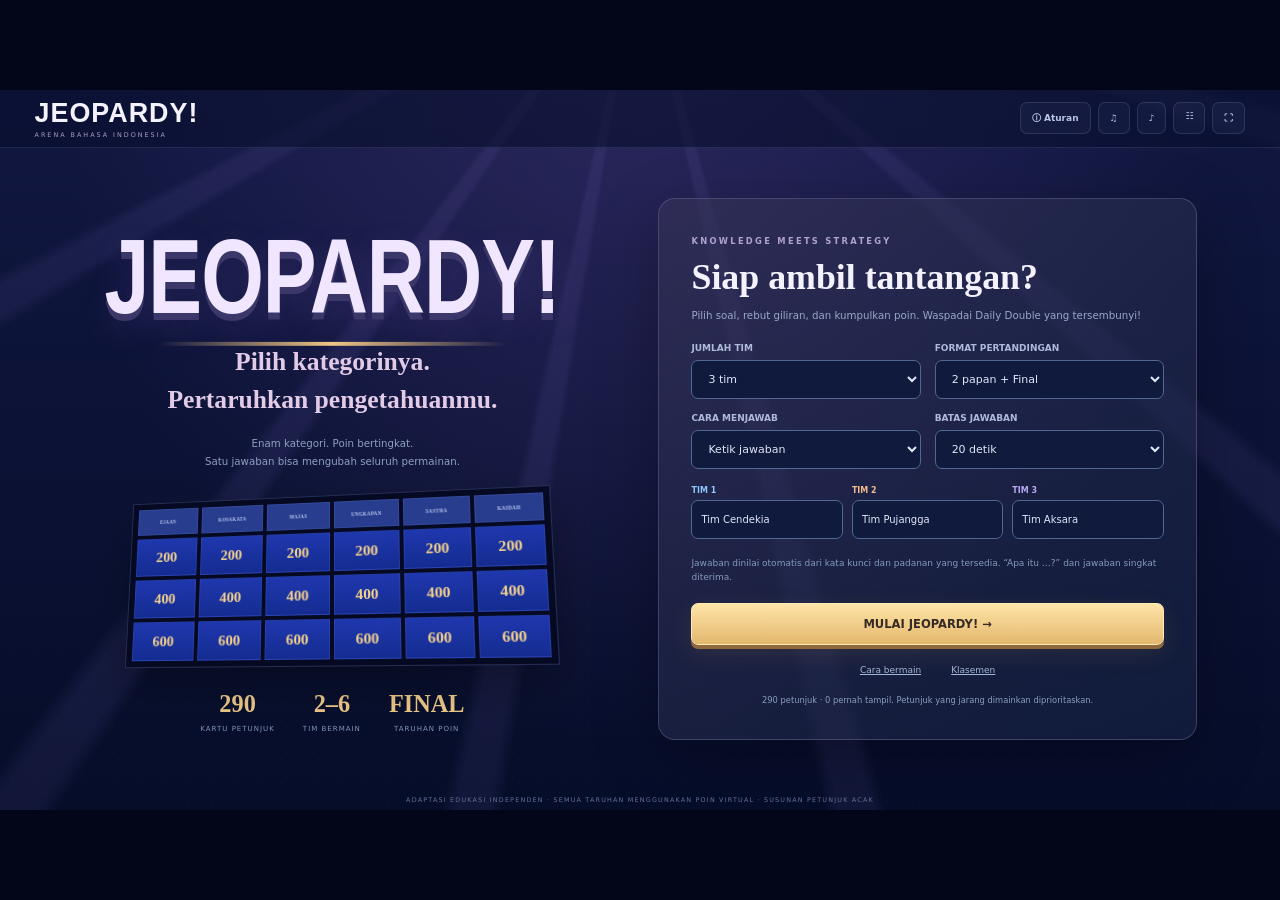
<file: modules/games/10-Jeopardy/index.html>
<!doctype html><html lang="id"><head><meta charset="utf-8"><meta name="viewport" content="width=device-width,initial-scale=1"><meta name="theme-color" content="#080d34"><title>Jeopardy! — Arena Bahasa Indonesia</title><style>
:root{--gold:#f3ce87;--ink:#f4f2ff;--muted:#8e9dc7;--mint:#89e6ca}*{box-sizing:border-box}body{margin:0;min-height:100dvh;background:#030619;color:var(--ink);font:500 14px 'Segoe UI',system-ui,sans-serif;display:grid;place-items:center}button,input,select{font:inherit}button{cursor:pointer;touch-action:manipulation}button:disabled{opacity:.4;cursor:default}button:focus-visible,input:focus-visible,select:focus-visible,summary:focus-visible{outline:3px solid #ffe5a3;outline-offset:4px}[hidden]{display:none!important}#stage{position:relative;isolation:isolate;width:min(100vw,calc(100dvh * 16 / 9));height:min(100dvh,calc(100vw * 9 / 16));aspect-ratio:16/9;container-type:size;overflow:hidden;display:flex;flex-direction:column;background:radial-gradient(ellipse at 50% -10%,#614b9b55,transparent 65%),linear-gradient(#111741,#060d29)}.rig{position:absolute;inset:0;z-index:-1;overflow:hidden;pointer-events:none}.rig:before{content:'';position:absolute;inset:-20%;background:repeating-conic-gradient(from 152deg at 50% 0,transparent 0deg 12deg,#9f8ef614 13deg 15deg,transparent 16deg 25deg);animation:beams 16s ease-in-out infinite alternate}.rig:after{content:'';position:absolute;inset:0;background:radial-gradient(#9aa9e21a .8px,transparent .8px);background-size:25px 25px;mask-image:linear-gradient(transparent 40%,#000)}header{height:8cqh;min-height:47px;display:flex;justify-content:space-between;align-items:center;gap:10px;padding:0 2.7cqw;background:#080e2c99;border-bottom:1px solid #7d82bc33;z-index:5;flex-shrink:0}.brand b{font:900 clamp(20px,2.1cqw,42px) Impact,'Arial Narrow',sans-serif;letter-spacing:1px}.brand small{display:block;font-size:clamp(6px,.5cqw,10px);letter-spacing:2px;color:#ac9fc6;margin-top:2px}.tools{display:flex;gap:7px;align-items:center}.tool,.quiet{border:1px solid #7385b13d;background:#35436d30;color:#b7c5e5;min-height:32px;border-radius:7px;padding:8px 11px;font-size:clamp(9px,.7cqw,14px);font-weight:700}.tool:hover,.quiet:hover{background:#5a619d44}.tool[aria-pressed=false]{opacity:.45}details{position:relative}summary{cursor:pointer;list-style:none}summary::-webkit-details-marker{display:none}.volume-box{position:absolute;right:0;top:40px;background:#1c2854;border:1px solid #576e9e;border-radius:12px;padding:17px;width:210px;box-shadow:0 15px 55px #0008}.volume-box label{font-size:12px}.volume-box output{float:right}.volume-box input{width:100%;accent-color:var(--gold);margin-top:13px}.screen{flex:1;min-height:0}.footer{height:2.7cqh;line-height:2.7cqh;text-align:center;letter-spacing:1.2px;font-size:clamp(6px,.5cqw,10px);color:#647297;flex-shrink:0}.gold{background:linear-gradient(#ffe5a8,#e3b76d);color:#362b25;border:1px solid #ffe9b4;border-radius:7px;box-shadow:0 4px 0 #8e693b,0 8px 25px #d5a65420;padding:12px 20px;min-height:42px;font-size:clamp(11px,.9cqw,18px);font-weight:900}.gold:hover:not(:disabled){filter:brightness(1.09)}.text-btn{color:#a4b6d6;border:0;background:none;text-decoration:underline;font-size:clamp(9px,.7cqw,14px);padding:5px}.eyebrow{color:#b1a1d3;letter-spacing:2.3px;font-size:clamp(8px,.65cqw,13px);font-weight:800}#welcome{display:grid;grid-template-columns:1fr 1.08fr;gap:6cqw;align-items:center;padding:3cqh 6.5cqw}.intro-art{text-align:center}.hero-logo{font:900 clamp(52px,6.3cqw,125px)/1.1 Impact,'Arial Narrow',sans-serif;letter-spacing:-1px;transform:scaleY(1.3);text-shadow:0 5px 0 #3b3768,0 10px 30px #8a68d733;color:#f0e6ff;margin:4cqh 0 3cqh;position:relative}.hero-logo:after{content:'';position:absolute;bottom:-8px;left:15%;right:15%;height:3px;background:linear-gradient(90deg,transparent,#f0c782,transparent)}.intro-art>p{font:700 clamp(20px,2cqw,40px)/1.5 Georgia;color:#e1cbe6;margin:3cqh 0 2cqh}.intro-art>small{font-size:clamp(10px,.8cqw,16px);color:#8d9fc3;line-height:1.8}.mini-board{margin:3cqh auto 0;max-width:430px;display:grid;grid-template-columns:repeat(6,1fr);gap:4px;padding:6px;background:#050a22;border:1px solid #6672b255;transform:perspective(700px) rotateX(10deg) rotateY(-9deg);box-shadow:0 20px 40px #0004}.mini-board span{background:linear-gradient(#1f37ad,#142c91);display:grid;place-items:center;padding:10px 1px;color:#f2d08f;font:700 clamp(12px,1.2cqw,23px) Georgia;border:1px solid #7787e027}.mini-board span:nth-child(-n+6){background:#293d8f;font:800 clamp(5px,.4cqw,9px) 'Segoe UI';color:#b7c8ed;letter-spacing:.2px}.intro-stats{display:flex;justify-content:center;gap:28px;margin-top:24px}.intro-stats b{display:block;font:800 clamp(18px,1.9cqw,38px) Georgia;color:#f0ca88}.intro-stats small{font-size:clamp(7px,.55cqw,12px);letter-spacing:1px;color:#8094b8}.setup{padding:clamp(22px,2.5cqw,48px);border:1px solid #7a76a266;border-radius:17px;background:linear-gradient(140deg,#38365888,#17244599);box-shadow:0 20px 65px #0004}.setup h1{font:700 clamp(28px,2.8cqw,54px)/1.12 Georgia;margin:10px 0}.setup>p{font-size:clamp(10px,.8cqw,16px);color:#99a7c9;line-height:1.7;margin:10px 0 18px}.setup-grid{display:grid;grid-template-columns:1fr 1fr;gap:14px}.setup label{display:block;color:#afbada;font-size:clamp(9px,.68cqw,14px);font-weight:700;margin-bottom:7px}.setup select,.setup input{width:100%;background:#101a3c;border:1px solid #526794;color:#e1e7fa;border-radius:7px;padding:10px 12px;min-height:39px;font-size:clamp(11px,.86cqw,17px)}.team-inputs{display:grid;grid-template-columns:repeat(3,minmax(0,1fr));gap:9px;margin:17px 0}.team-input{position:relative}.team-input label{font-size:clamp(8px,.6cqw,12px);color:var(--team-color);margin-bottom:5px}.team-input input{font-size:clamp(10px,.76cqw,15px);padding:9px}.setup .gold{width:100%;margin-top:5px}.setup-links{display:flex;justify-content:center;gap:20px;margin-top:15px}.setup .repeat-note{font-size:clamp(8px,.65cqw,13px);color:#889fbc;line-height:1.6;text-align:center;margin-top:14px}.mode-note{font-size:clamp(9px,.7cqw,14px);line-height:1.6;color:#829bbd;margin:13px 0}#game{display:flex;flex-direction:column;padding:1.5cqh 2.7cqw 1cqh;gap:1.5cqh}.game-top{height:6.3cqh;min-height:35px;display:flex;align-items:center;justify-content:space-between;gap:12px;flex-shrink:0}.round-label{font-size:clamp(10px,.9cqw,18px);font-weight:900;letter-spacing:1.8px;color:#d9d2f2}.round-label small{display:block;font-size:clamp(7px,.57cqw,12px);color:#8795b8;letter-spacing:1px;margin-top:4px}.progress-steps{display:flex;gap:7px;align-items:center}.progress-steps span{width:21px;height:4px;border-radius:6px;background:#38456b}.progress-steps .active{background:#e8c184;box-shadow:0 0 9px #e8c18444}.progress-steps b{font-size:clamp(8px,.62cqw,13px);color:#839abc;margin-right:8px}.game-top .quiet{font-size:clamp(8px,.65cqw,13px);padding:7px 10px}.board{flex:1;min-height:0;display:grid;grid-template-columns:repeat(6,minmax(0,1fr));grid-template-rows:.8fr repeat(5,1fr);gap:6px;background:#02091e;padding:6px;border:1px solid #4f5c8b;box-shadow:0 15px 55px #0007,0 0 32px #2b46d11a;border-radius:3px}.category-head{background:linear-gradient(#19328b,#0d226f);border:1px solid #697cbe55;display:flex;align-items:center;justify-content:center;text-align:center;color:#e0e9ff;font-size:clamp(11px,1.13cqw,22px);font-weight:850;letter-spacing:1.6px;text-shadow:1px 3px 0 #0008;overflow-wrap:anywhere}.cell{background:linear-gradient(155deg,#1d36ba,#10258c);border:1px solid #586ddd55;box-shadow:inset 0 1px 0 #9eafff22;display:grid;place-items:center;color:#f6d59a;font:800 clamp(25px,3.15cqw,61px)/1 Georgia;text-shadow:2px 3px 1px #101039;min-height:0;transition:filter .2s,box-shadow .2s}.cell:hover:not(:disabled){filter:brightness(1.3);box-shadow:inset 0 0 0 2px #ffdc8c,0 0 20px #ecc07144;z-index:1}.cell.used{opacity:1;background:#0b1851;color:#233771;border-color:#2c3d7455;text-shadow:none;font-size:24px}.score-strip{height:14cqh;min-height:80px;display:grid;grid-template-columns:repeat(var(--teams,3),minmax(0,1fr));gap:11px;flex-shrink:0}.podium{border:1px solid #6577a45c;border-top:3px solid var(--team-color);border-radius:9px;background:linear-gradient(#26365c80,#111d3eaa);display:flex;align-items:center;gap:10px;padding:9px 14px;min-width:0;position:relative}.podium.control{border-color:#e5c17c;box-shadow:0 0 0 2px #edca8222,0 0 20px #cdae6a1b}.podium.control:after{content:'PILIH PAPAN';position:absolute;top:-7px;left:50%;transform:translateX(-50%);border-radius:12px;padding:2px 7px;background:#f3d297;color:#3b2b28;font-size:clamp(6px,.48cqw,10px);font-weight:900;white-space:nowrap}.podium.answering{border-color:#8be4d0;box-shadow:0 0 22px #7de6c722}.podium .avatar{width:clamp(32px,4.2cqw,80px);flex-shrink:0;aspect-ratio:1}.podium .avatar svg{display:block;width:100%;height:100%}.podium-info{min-width:0;flex:1}.podium-info small{font-size:clamp(7px,.52cqw,11px);color:var(--team-color);letter-spacing:1px;display:block}.podium-info b{display:block;font-size:clamp(10px,1cqw,20px);margin:3px 0;white-space:nowrap;overflow:hidden;text-overflow:ellipsis}.podium-info strong{font:800 clamp(22px,2.5cqw,48px)/1.1 Georgia;color:#e0efff;display:block;white-space:nowrap}.podium-info strong.negative{color:#efa6b5}.score-strip.many .avatar{width:2.7cqw}.score-strip.many .podium{padding:9px;gap:7px}.score-strip.many .podium-info b{font-size:clamp(9px,.78cqw,16px)}.score-strip.many .podium-info strong{font-size:clamp(18px,2cqw,39px)}.status{height:3.5cqh;min-height:21px;text-align:center;color:#91a6cb;font-size:clamp(10px,.81cqw,16px);line-height:1.5;display:grid;place-items:center;flex-shrink:0}.clue-view{flex:1;min-height:0;border:1px solid #6b72aa66;background:radial-gradient(ellipse at 50% -40%,#394bba55,transparent 75%),linear-gradient(#172a7d,#102366);border-radius:10px;padding:2.3cqh 4cqw;display:flex;flex-direction:column;align-items:center;justify-content:center;position:relative;box-shadow:inset 0 0 80px #10194277,0 15px 55px #0005;overflow:auto}.clue-view .tag{font-size:clamp(9px,.75cqw,15px);letter-spacing:2px;color:#a4b7ed;font-weight:850;text-align:center;margin-bottom:1.8cqh}.clue-view h2{font:700 clamp(22px,2.6cqw,50px)/1.45 Georgia;text-align:center;max-width:100%;margin:0;color:#f3f4ff;text-shadow:1px 3px 0 #020c3d66;overflow-wrap:anywhere}.clue-view h2.long{font-size:clamp(19px,2.1cqw,40px)}.clue-view h2.small{font-size:clamp(17px,1.8cqw,35px)}.clue-view p{font-size:clamp(11px,.95cqw,18px);line-height:1.7;color:#aebfe7;text-align:center;margin:14px 0 0}.clue-view .big-label{font:900 clamp(38px,5cqw,96px)/1.15 Impact,'Arial Narrow',sans-serif;letter-spacing:1px;color:#ffe0a2;text-shadow:0 4px 0 #705239;text-align:center;margin:0 0 12px}.clue-view .big-score{font:800 clamp(35px,4.5cqw,86px) Georgia;color:#ffe1a1}.clue-view .correct-answer{font:700 clamp(20px,2.1cqw,41px) Georgia;color:#ffe5ac;line-height:1.4;text-align:center;margin:10px 0}.clue-view .response{font-size:clamp(11px,1cqw,19px);color:#aec2e8}.clue-actions{display:flex;gap:12px;align-items:center;justify-content:center;margin-top:2.5cqh;width:min(100%,850px);flex-wrap:wrap;flex-shrink:0}.clue-actions .quiet{min-height:42px}.timer{position:absolute;right:20px;top:17px;border:2px solid #758bc499;border-radius:50%;width:5.8cqh;height:5.8cqh;min-width:33px;min-height:33px;display:grid;place-items:center;font:800 clamp(17px,1.7cqw,33px) Georgia;color:#eed599;background:#0d205577}.timer.urgent{color:#ffb6bb;border-color:#f29ca9}.buzzers{display:grid;grid-template-columns:repeat(var(--teams,3),minmax(0,1fr));gap:9px;width:100%;margin-top:2.5cqh;flex-shrink:0}.buzz{min-width:0;border:1px solid var(--team-color);border-radius:8px;background:linear-gradient(#3e5ea480,#1d386caa);color:#e0eaff;padding:11px 8px;min-height:50px;font-size:clamp(11px,.9cqw,18px);font-weight:900;box-shadow:0 4px 0 #06143c}.buzz b{font-size:clamp(8px,.6cqw,12px);margin-right:6px;color:var(--team-color);background:#0d1e4866;padding:3px 6px;border-radius:4px}.buzz:active{transform:translateY(3px);box-shadow:none}.answer-form{display:flex;gap:10px;align-items:center;width:min(100%,780px);flex-wrap:wrap}.answer-form input{flex:1;min-width:0;width:100%;background:#091b4a;color:#f1f4ff;border:1px solid #7b91bd;border-radius:7px;padding:13px 15px;font-size:clamp(14px,1.2cqw,24px);min-height:45px}.answer-form input::placeholder{color:#6f8ab9}.wager-form{width:min(100%,440px);display:flex;gap:12px;align-items:center}.wager-form input{min-width:0;flex:1;background:#10245c;border:1px solid #9ea9cc;border-radius:8px;color:#ffe2a0;padding:11px 15px;font:800 clamp(22px,2.2cqw,42px) Georgia;width:100%;min-height:47px}.wager-error{font-size:11px;color:#ffbdc5;margin-top:9px;min-height:14px}.hint{font-size:clamp(9px,.7cqw,14px)!important;color:#8fa6d4!important;margin-top:12px!important}.judge-yes{background:#2c685b88;border:1px solid #8de5c4;color:#c1ffe6;border-radius:8px;font-weight:900;padding:13px 20px;min-height:45px}.judge-no{background:#78395288;border:1px solid #e4a1b8;color:#ffd2de;border-radius:8px;font-weight:900;padding:13px 20px;min-height:45px}.dd-mode{border-color:#c6a16c;background:radial-gradient(ellipse at 50% -10%,#784a6155,transparent 75%),linear-gradient(#222b67,#17214e)}.clue-view .avatar-large{width:clamp(60px,8cqw,150px);margin:0 auto 13px}.clue-view .avatar-large svg{width:100%;display:block}.small-list{font-size:clamp(10px,.8cqw,16px);display:flex;gap:20px;justify-content:center;flex-wrap:wrap;margin-top:16px;color:#a2b6db}.modal{position:absolute;inset:0;z-index:20;display:grid;place-items:center;background:#030922e8;backdrop-filter:blur(9px);padding:23px}.dialog{background:radial-gradient(ellipse at 20% 0,#3b3b69,#17223e 75%);border:1px solid #827a9f;border-radius:17px;padding:clamp(25px,2.7cqw,50px);width:min(95%,640px);max-height:calc(100cqh - 46px);overflow:auto;box-shadow:0 20px 90px #0009}.dialog h2{font:700 clamp(26px,2.5cqw,48px)/1.2 Georgia;color:#ffe1a5;margin:10px 0 18px}.dialog p,.dialog li{font-size:clamp(12px,.97cqw,18px);color:#b4c1de;line-height:1.75}.dialog strong{color:#eff2ff}.dialog-actions{display:flex;gap:12px;justify-content:flex-end;flex-wrap:wrap;margin-top:22px}.dialog-actions button{font-size:13px}.notice{font-size:11px!important;color:#819abc!important;border-top:1px solid #69769d44;padding-top:13px}.winner-art{width:100px;margin:auto}.winner-name{font:800 clamp(26px,2.8cqw,54px) Georgia;text-align:center;color:#ffe0a1;margin:15px 0}.final-score{font:800 clamp(32px,3.6cqw,68px) Georgia;color:#9bead3;text-align:center}.record-row{display:flex;justify-content:space-between;gap:13px;padding:12px 0;border-bottom:1px solid #61769c44;font-size:13px;color:#c3cfe7}.record-row b{color:#edc989}.record-row small{display:block;font-size:10px;color:#8a9fc2;margin-top:4px}.confetti{position:absolute;inset:0;z-index:19;pointer-events:none;overflow:hidden}.confetti i{position:absolute;top:-20px;width:7px;height:12px;animation:fall 3.5s linear infinite}.pulse{animation:pulse .8s infinite alternate}@keyframes fall{to{transform:translateY(110cqh) rotate(600deg)}}@keyframes pulse{to{filter:brightness(1.4)}}@keyframes beams{to{transform:rotate(9deg)}}
@media(min-width:900px) and (max-height:650px){.setup{padding:16px 22px!important}.setup h1{font-size:25px!important;margin:6px 0!important}.setup>p{font-size:10px!important;margin:6px 0 10px!important}.setup-grid{gap:8px!important}.setup select,.setup input{min-height:32px!important;padding:7px 9px!important;font-size:10px!important}.setup label{font-size:8px!important;margin-bottom:4px!important}.team-inputs{margin:10px 0!important;gap:7px!important}.team-input label{font-size:7px!important}.mode-note{font-size:9px!important;line-height:1.45!important;margin:8px 0!important}.setup .gold{min-height:36px!important;padding:10px!important;font-size:10px!important}.setup-links{margin-top:8px!important}.setup-links .text-btn{font-size:8px!important;padding:2px!important}.setup .repeat-note{font-size:8px!important;margin-top:8px!important;line-height:1.4!important}.setup{padding:18px 24px}.setup h1{font-size:28px}.setup>p{margin:7px 0 12px}.setup-grid{gap:10px}.team-inputs{margin:12px 0}.mode-note{margin:9px 0}.setup-links{margin-top:10px}.setup .repeat-note{margin-top:9px}.intro-stats{margin-top:15px}.mini-board{margin-top:17px}.mini-board span{padding:7px 1px}.clue-view{padding:17px 40px}.clue-view p{margin-top:10px}.clue-actions{margin-top:15px}.buzzers{margin-top:15px}.clue-view .big-label{font-size:43px}}
@media(max-width:899px),(max-height:479px){body{display:block;background:#0a1233}#stage{width:100%;height:auto;min-height:100dvh;aspect-ratio:auto;container-type:inline-size}header{min-height:65px;height:auto;padding:13px 15px;flex-wrap:wrap}.brand b{font-size:24px}.brand small{font-size:6px;letter-spacing:1.6px}.tools{gap:5px}.tool{min-height:30px;padding:7px;font-size:9px}#rulesBtn{font-size:0;min-width:28px}#rulesBtn:after{content:'ⓘ';font-size:11px}.footer{height:auto;line-height:1.8;padding:12px;font-size:6px}.screen{flex:none}#welcome{display:flex;flex-direction:column;gap:28px;padding:35px 21px 20px}.intro-art{width:100%;max-width:430px}.hero-logo{font-size:54px;margin:18px 0 26px}.intro-art>p{font-size:22px;margin:19px 0 12px}.intro-art>small{font-size:11px}.mini-board{margin-top:20px;max-width:330px;gap:3px;padding:5px}.mini-board span{font-size:14px;padding:8px 1px}.mini-board span:nth-child(-n+6){font-size:5px}.intro-stats{margin-top:21px;gap:26px}.intro-stats b{font-size:22px}.intro-stats small{font-size:7px}.setup{padding:25px 22px;width:100%;max-width:550px}.eyebrow{font-size:8px}.setup h1{font-size:30px}.setup>p{font-size:12px}.setup label{font-size:9px}.setup select,.setup input{min-height:41px;font-size:12px;padding:9px}.setup-grid{gap:13px}.team-inputs{gap:8px;grid-template-columns:repeat(2,minmax(0,1fr));margin:18px 0}.team-input label{font-size:9px}.team-input input{font-size:12px}.mode-note{font-size:11px}.gold{font-size:12px;min-height:44px}.text-btn{font-size:10px}.setup .repeat-note{font-size:10px}#game{padding:13px 10px 5px;gap:15px}.game-top{height:auto;min-height:45px;gap:6px}.round-label{font-size:11px;letter-spacing:.7px}.round-label small{font-size:7px;margin-top:4px}.progress-steps{gap:4px}.progress-steps span{width:12px}.progress-steps b{font-size:7px;margin-right:2px}.game-top .quiet{font-size:8px;padding:7px}.board{flex:none;height:410px;padding:4px;gap:4px;grid-template-rows:.8fr repeat(5,1fr)}.category-head{font-size:8px;letter-spacing:0;line-height:1.4;padding:2px;overflow-wrap:anywhere;word-break:normal}.cell{font-size:clamp(14px,4.3vw,26px)}.cell.used{font-size:19px}.score-strip{height:auto;min-height:0;grid-template-columns:repeat(2,minmax(0,1fr));gap:10px}.podium{height:82px;padding:8px 10px;gap:8px}.podium .avatar,.score-strip.many .avatar{width:38px}.podium-info small{font-size:6px}.podium-info b,.score-strip.many .podium-info b{font-size:10px}.podium-info strong,.score-strip.many .podium-info strong{font-size:25px}.podium.control:after{font-size:5px;top:-6px}.score-strip.many .podium{padding:8px 10px;gap:8px}.status{height:auto;min-height:30px;font-size:11px;line-height:1.6;padding:2px 8px}.clue-view{flex:none;min-height:375px;padding:52px 21px 28px;overflow:visible}.clue-view .tag{font-size:9px;letter-spacing:1.4px;margin-bottom:20px}.clue-view h2{font-size:24px;line-height:1.5}.clue-view h2.long{font-size:20px}.clue-view h2.small{font-size:18px}.clue-view p{font-size:12px;line-height:1.75;margin-top:14px}.clue-view .big-label{font-size:43px;margin-bottom:13px}.clue-view .big-score{font-size:47px}.clue-view .correct-answer{font-size:24px;margin:12px 0}.clue-view .response{font-size:12px}.clue-actions{gap:10px;margin-top:23px}.clue-actions .quiet{font-size:11px;min-height:43px}.timer{height:35px;width:35px;font-size:18px;right:12px;top:12px}.buzzers{grid-template-columns:repeat(2,minmax(0,1fr));gap:10px;margin-top:23px}.buzz{font-size:11px;min-height:48px;padding:10px 6px}.buzz b{font-size:8px;margin-right:5px}.answer-form{gap:9px}.answer-form input{font-size:15px;padding:12px;min-height:47px;flex-basis:100%}.answer-form .gold{width:100%}.wager-form{gap:9px;flex-wrap:wrap}.wager-form input{font-size:26px;min-height:48px}.wager-form .gold{padding:12px;min-height:47px}.hint{font-size:10px!important;margin-top:12px!important}.judge-no,.judge-yes{font-size:12px;padding:13px;min-height:46px}.clue-view .avatar-large{width:83px;margin-bottom:16px}.small-list{font-size:11px;gap:9px 18px;margin-top:18px}.modal{position:fixed;padding:17px}.dialog{padding:25px 23px;max-height:calc(100dvh - 34px);width:min(100%,600px)}.dialog h2{font-size:30px}.dialog p,.dialog li{font-size:13px}.dialog-actions{gap:10px}.dialog-actions button{flex:1;font-size:12px}.winner-art{width:85px}.winner-name{font-size:28px}.final-score{font-size:40px}}
@media(prefers-reduced-motion:reduce){*,*:before,*:after{animation:none!important;transition:none!important}}
</style></head><body><main id="stage"><div class="rig" aria-hidden="true"></div><header><div class="brand"><b>JEOPARDY!</b><small>ARENA BAHASA INDONESIA</small></div><nav class="tools" aria-label="Pengaturan"><button class="tool" id="rulesBtn">ⓘ Aturan</button><button class="tool" id="musicBtn" aria-pressed="true" aria-label="Musik latar">♫</button><button class="tool" id="soundBtn" aria-pressed="true" aria-label="Efek suara">♪</button><details><summary class="tool" aria-label="Pengaturan volume">☷</summary><div class="volume-box"><label for="volume">Volume <output id="volumeText">40%</output></label><input id="volume" type="range" min="0" max="100" step="5" value="40"></div></details><button class="tool" id="fullscreenBtn" aria-label="Layar penuh">⛶</button><button class="tool" id="menuBtn" aria-label="Menu utama" hidden>⌂</button></nav></header>
<section id="welcome" class="screen"><div class="intro-art"><div class="hero-logo">JEOPARDY!</div><p>Pilih kategorinya.<br>Pertaruhkan pengetahuanmu.</p><small>Enam kategori. Poin bertingkat.<br>Satu jawaban bisa mengubah seluruh permainan.</small><div class="mini-board" id="miniBoard" aria-hidden="true"></div><div class="intro-stats"><div><b id="bankCount">290</b><small>KARTU PETUNJUK</small></div><div><b>2–6</b><small>TIM BERMAIN</small></div><div><b>FINAL</b><small>TARUHAN POIN</small></div></div></div><div class="setup"><span class="eyebrow">KNOWLEDGE MEETS STRATEGY</span><h1>Siap ambil tantangan?</h1><p>Pilih soal, rebut giliran, dan kumpulkan poin. Waspadai Daily Double yang tersembunyi!</p><div class="setup-grid"><div><label for="teamCount">JUMLAH TIM</label><select id="teamCount"><option value="2">2 tim</option><option value="3" selected>3 tim</option><option value="4">4 tim</option><option value="5">5 tim</option><option value="6">6 tim</option></select></div><div><label for="roundCount">FORMAT PERTANDINGAN</label><select id="roundCount"><option value="1">1 papan + Final</option><option value="2" selected>2 papan + Final</option></select></div><div><label for="playMode">CARA MENJAWAB</label><select id="playMode"><option value="type">Ketik jawaban</option><option value="host">Dinilai guru / pemandu</option></select></div><div><label for="timeMode">BATAS JAWABAN</label><select id="timeMode"><option value="0">Tanpa timer</option><option value="15">15 detik</option><option value="20" selected>20 detik</option><option value="30">30 detik</option></select></div></div><div class="team-inputs" id="teamInputs"></div><div class="mode-note" id="modeNote"></div><button class="gold" id="startBtn">MULAI JEOPARDY! <span aria-hidden="true">→</span></button><div class="setup-links"><button class="text-btn" id="welcomeRules">Cara bermain</button><button class="text-btn" id="welcomeRecords">Klasemen</button></div><div class="repeat-note" id="repeatNote"></div></div></section>
<section id="game" class="screen" hidden><div class="game-top"><div class="round-label" id="roundLabel"></div><div class="progress-steps" id="progressSteps"></div><button class="quiet" id="endBoardBtn">Akhiri papan</button></div><div class="board" id="board"></div><section class="clue-view" id="clueView" hidden></section><div class="score-strip" id="scores"></div><div class="status" id="status" role="status" aria-live="polite"></div></section><footer class="footer">ADAPTASI EDUKASI INDEPENDEN · SEMUA TARUHAN MENGGUNAKAN POIN VIRTUAL · SUSUNAN PETUNJUK ACAK</footer><div class="confetti" id="confetti" hidden aria-hidden="true"></div><div class="modal" id="modal" hidden><section class="dialog" id="dialog" role="dialog" aria-modal="true" aria-labelledby="dialogTitle"></section></div></main><script>
const BANK=[
  {
    "id": "JR001",
    "category": "Ejaan",
    "level": 1,
    "clue": "Bentuk baku dari kata tidak baku “apotik”.",
    "answer": "apotek",
    "aliases": [],
    "explanation": "Bentuk bakunya adalah “apotek”, bukan “apotik”."
  },
  {
    "id": "JR002",
    "category": "Ejaan",
    "level": 1,
    "clue": "Bentuk baku dari kata tidak baku “ijin”.",
    "answer": "izin",
    "aliases": [],
    "explanation": "Bentuk bakunya adalah “izin”, bukan “ijin”."
  },
  {
    "id": "JR003",
    "category": "Ejaan",
    "level": 1,
    "clue": "Bentuk baku dari kata tidak baku “resiko”.",
    "answer": "risiko",
    "aliases": [],
    "explanation": "Bentuk bakunya adalah “risiko”, bukan “resiko”."
  },
  {
    "id": "JR004",
    "category": "Ejaan",
    "level": 1,
    "clue": "Bentuk baku dari kata tidak baku “aktifitas”.",
    "answer": "aktivitas",
    "aliases": [],
    "explanation": "Bentuk bakunya adalah “aktivitas”, bukan “aktifitas”."
  },
  {
    "id": "JR005",
    "category": "Ejaan",
    "level": 1,
    "clue": "Bentuk baku dari kata tidak baku “nasehat”.",
    "answer": "nasihat",
    "aliases": [],
    "explanation": "Bentuk bakunya adalah “nasihat”, bukan “nasehat”."
  },
  {
    "id": "JR006",
    "category": "Ejaan",
    "level": 1,
    "clue": "Bentuk baku dari kata tidak baku “antri”.",
    "answer": "antre",
    "aliases": [],
    "explanation": "Bentuk bakunya adalah “antre”, bukan “antri”."
  },
  {
    "id": "JR007",
    "category": "Ejaan",
    "level": 1,
    "clue": "Bentuk baku dari kata tidak baku “praktek”.",
    "answer": "praktik",
    "aliases": [],
    "explanation": "Bentuk bakunya adalah “praktik”, bukan “praktek”."
  },
  {
    "id": "JR008",
    "category": "Ejaan",
    "level": 1,
    "clue": "Bentuk baku dari kata tidak baku “obyek”.",
    "answer": "objek",
    "aliases": [],
    "explanation": "Bentuk bakunya adalah “objek”, bukan “obyek”."
  },
  {
    "id": "JR009",
    "category": "Ejaan",
    "level": 1,
    "clue": "Bentuk baku dari kata tidak baku “subyek”.",
    "answer": "subjek",
    "aliases": [],
    "explanation": "Bentuk bakunya adalah “subjek”, bukan “subyek”."
  },
  {
    "id": "JR010",
    "category": "Ejaan",
    "level": 1,
    "clue": "Bentuk baku dari kata tidak baku “kwalitas”.",
    "answer": "kualitas",
    "aliases": [],
    "explanation": "Bentuk bakunya adalah “kualitas”, bukan “kwalitas”."
  },
  {
    "id": "JR011",
    "category": "Ejaan",
    "level": 1,
    "clue": "Bentuk baku dari kata tidak baku “atlit”.",
    "answer": "atlet",
    "aliases": [],
    "explanation": "Bentuk bakunya adalah “atlet”, bukan “atlit”."
  },
  {
    "id": "JR012",
    "category": "Ejaan",
    "level": 1,
    "clue": "Bentuk baku dari kata tidak baku “jaman”.",
    "answer": "zaman",
    "aliases": [],
    "explanation": "Bentuk bakunya adalah “zaman”, bukan “jaman”."
  },
  {
    "id": "JR013",
    "category": "Ejaan",
    "level": 1,
    "clue": "Bentuk baku dari kata tidak baku “sistim”.",
    "answer": "sistem",
    "aliases": [],
    "explanation": "Bentuk bakunya adalah “sistem”, bukan “sistim”."
  },
  {
    "id": "JR014",
    "category": "Ejaan",
    "level": 1,
    "clue": "Bentuk baku dari kata tidak baku “analisa”.",
    "answer": "analisis",
    "aliases": [],
    "explanation": "Bentuk bakunya adalah “analisis”, bukan “analisa”."
  },
  {
    "id": "JR015",
    "category": "Ejaan",
    "level": 1,
    "clue": "Bentuk baku dari kata tidak baku “diagnosa”.",
    "answer": "diagnosis",
    "aliases": [],
    "explanation": "Bentuk bakunya adalah “diagnosis”, bukan “diagnosa”."
  },
  {
    "id": "JR016",
    "category": "Ejaan",
    "level": 1,
    "clue": "Bentuk baku dari kata tidak baku “hipotesa”.",
    "answer": "hipotesis",
    "aliases": [],
    "explanation": "Bentuk bakunya adalah “hipotesis”, bukan “hipotesa”."
  },
  {
    "id": "JR017",
    "category": "Ejaan",
    "level": 1,
    "clue": "Bentuk baku dari kata tidak baku “metoda”.",
    "answer": "metode",
    "aliases": [],
    "explanation": "Bentuk bakunya adalah “metode”, bukan “metoda”."
  },
  {
    "id": "JR018",
    "category": "Ejaan",
    "level": 1,
    "clue": "Bentuk baku dari kata tidak baku “tehnik”.",
    "answer": "teknik",
    "aliases": [],
    "explanation": "Bentuk bakunya adalah “teknik”, bukan “tehnik”."
  },
  {
    "id": "JR019",
    "category": "Ejaan",
    "level": 1,
    "clue": "Bentuk baku dari kata tidak baku “sekedar”.",
    "answer": "sekadar",
    "aliases": [],
    "explanation": "Bentuk bakunya adalah “sekadar”, bukan “sekedar”."
  },
  {
    "id": "JR020",
    "category": "Ejaan",
    "level": 1,
    "clue": "Bentuk baku dari kata tidak baku “silahkan”.",
    "answer": "silakan",
    "aliases": [],
    "explanation": "Bentuk bakunya adalah “silakan”, bukan “silahkan”."
  },
  {
    "id": "JR021",
    "category": "Ejaan",
    "level": 1,
    "clue": "Bentuk baku dari kata tidak baku “terlanjur”.",
    "answer": "telanjur",
    "aliases": [],
    "explanation": "Bentuk bakunya adalah “telanjur”, bukan “terlanjur”."
  },
  {
    "id": "JR022",
    "category": "Ejaan",
    "level": 1,
    "clue": "Bentuk baku dari kata tidak baku “trampil”.",
    "answer": "terampil",
    "aliases": [],
    "explanation": "Bentuk bakunya adalah “terampil”, bukan “trampil”."
  },
  {
    "id": "JR023",
    "category": "Ejaan",
    "level": 2,
    "clue": "Bentuk baku dari kata tidak baku “nafas”.",
    "answer": "napas",
    "aliases": [],
    "explanation": "Bentuk bakunya adalah “napas”, bukan “nafas”."
  },
  {
    "id": "JR024",
    "category": "Ejaan",
    "level": 2,
    "clue": "Bentuk baku dari kata tidak baku “hapal”.",
    "answer": "hafal",
    "aliases": [],
    "explanation": "Bentuk bakunya adalah “hafal”, bukan “hapal”."
  },
  {
    "id": "JR025",
    "category": "Ejaan",
    "level": 2,
    "clue": "Bentuk baku dari kata tidak baku “ijasah”.",
    "answer": "ijazah",
    "aliases": [],
    "explanation": "Bentuk bakunya adalah “ijazah”, bukan “ijasah”."
  },
  {
    "id": "JR026",
    "category": "Ejaan",
    "level": 2,
    "clue": "Bentuk baku dari kata tidak baku “jadual”.",
    "answer": "jadwal",
    "aliases": [],
    "explanation": "Bentuk bakunya adalah “jadwal”, bukan “jadual”."
  },
  {
    "id": "JR027",
    "category": "Ejaan",
    "level": 2,
    "clue": "Bentuk baku dari kata tidak baku “kaedah”.",
    "answer": "kaidah",
    "aliases": [],
    "explanation": "Bentuk bakunya adalah “kaidah”, bukan “kaedah”."
  },
  {
    "id": "JR028",
    "category": "Ejaan",
    "level": 2,
    "clue": "Bentuk baku dari kata tidak baku “karir”.",
    "answer": "karier",
    "aliases": [],
    "explanation": "Bentuk bakunya adalah “karier”, bukan “karir”."
  },
  {
    "id": "JR029",
    "category": "Ejaan",
    "level": 2,
    "clue": "Bentuk baku dari kata tidak baku “konkrit”.",
    "answer": "konkret",
    "aliases": [],
    "explanation": "Bentuk bakunya adalah “konkret”, bukan “konkrit”."
  },
  {
    "id": "JR030",
    "category": "Ejaan",
    "level": 2,
    "clue": "Bentuk baku dari kata tidak baku “kreatifitas”.",
    "answer": "kreativitas",
    "aliases": [],
    "explanation": "Bentuk bakunya adalah “kreativitas”, bukan “kreatifitas”."
  },
  {
    "id": "JR031",
    "category": "Ejaan",
    "level": 2,
    "clue": "Bentuk baku dari kata tidak baku “kwitansi”.",
    "answer": "kuitansi",
    "aliases": [],
    "explanation": "Bentuk bakunya adalah “kuitansi”, bukan “kwitansi”."
  },
  {
    "id": "JR032",
    "category": "Ejaan",
    "level": 2,
    "clue": "Bentuk baku dari kata tidak baku “lembab”.",
    "answer": "lembap",
    "aliases": [],
    "explanation": "Bentuk bakunya adalah “lembap”, bukan “lembab”."
  },
  {
    "id": "JR033",
    "category": "Ejaan",
    "level": 2,
    "clue": "Bentuk baku dari kata tidak baku “lobang”.",
    "answer": "lubang",
    "aliases": [],
    "explanation": "Bentuk bakunya adalah “lubang”, bukan “lobang”."
  },
  {
    "id": "JR034",
    "category": "Ejaan",
    "level": 2,
    "clue": "Bentuk baku dari kata tidak baku “mahluk”.",
    "answer": "makhluk",
    "aliases": [],
    "explanation": "Bentuk bakunya adalah “makhluk”, bukan “mahluk”."
  },
  {
    "id": "JR035",
    "category": "Ejaan",
    "level": 2,
    "clue": "Bentuk baku dari kata tidak baku “milyar”.",
    "answer": "miliar",
    "aliases": [],
    "explanation": "Bentuk bakunya adalah “miliar”, bukan “milyar”."
  },
  {
    "id": "JR036",
    "category": "Ejaan",
    "level": 2,
    "clue": "Bentuk baku dari kata tidak baku “nahkoda”.",
    "answer": "nakhoda",
    "aliases": [],
    "explanation": "Bentuk bakunya adalah “nakhoda”, bukan “nahkoda”."
  },
  {
    "id": "JR037",
    "category": "Ejaan",
    "level": 2,
    "clue": "Bentuk baku dari kata tidak baku “Nopember”.",
    "answer": "November",
    "aliases": [],
    "explanation": "Bentuk bakunya adalah “November”, bukan “Nopember”."
  },
  {
    "id": "JR038",
    "category": "Ejaan",
    "level": 2,
    "clue": "Bentuk baku dari kata tidak baku “faham”.",
    "answer": "paham",
    "aliases": [],
    "explanation": "Bentuk bakunya adalah “paham”, bukan “faham”."
  },
  {
    "id": "JR039",
    "category": "Ejaan",
    "level": 2,
    "clue": "Bentuk baku dari kata tidak baku “perduli”.",
    "answer": "peduli",
    "aliases": [],
    "explanation": "Bentuk bakunya adalah “peduli”, bukan “perduli”."
  },
  {
    "id": "JR040",
    "category": "Ejaan",
    "level": 2,
    "clue": "Bentuk baku dari kata tidak baku “fikir”.",
    "answer": "pikir",
    "aliases": [],
    "explanation": "Bentuk bakunya adalah “pikir”, bukan “fikir”."
  },
  {
    "id": "JR041",
    "category": "Ejaan",
    "level": 2,
    "clue": "Bentuk baku dari kata tidak baku “seksama”.",
    "answer": "saksama",
    "aliases": [],
    "explanation": "Bentuk bakunya adalah “saksama”, bukan “seksama”."
  },
  {
    "id": "JR042",
    "category": "Ejaan",
    "level": 2,
    "clue": "Bentuk baku dari kata tidak baku “saos”.",
    "answer": "saus",
    "aliases": [],
    "explanation": "Bentuk bakunya adalah “saus”, bukan “saos”."
  },
  {
    "id": "JR043",
    "category": "Ejaan",
    "level": 2,
    "clue": "Bentuk baku dari kata tidak baku “survey”.",
    "answer": "survei",
    "aliases": [],
    "explanation": "Bentuk bakunya adalah “survei”, bukan “survey”."
  },
  {
    "id": "JR044",
    "category": "Ejaan",
    "level": 2,
    "clue": "Bentuk baku dari kata tidak baku “teoritis”.",
    "answer": "teoretis",
    "aliases": [],
    "explanation": "Bentuk bakunya adalah “teoretis”, bukan “teoritis”."
  },
  {
    "id": "JR045",
    "category": "Ejaan",
    "level": 2,
    "clue": "Bentuk baku dari kata tidak baku “hutang”.",
    "answer": "utang",
    "aliases": [],
    "explanation": "Bentuk bakunya adalah “utang”, bukan “hutang”."
  },
  {
    "id": "JR046",
    "category": "Ejaan",
    "level": 2,
    "clue": "Bentuk baku dari kata tidak baku “vidio”.",
    "answer": "video",
    "aliases": [],
    "explanation": "Bentuk bakunya adalah “video”, bukan “vidio”."
  },
  {
    "id": "JR047",
    "category": "Ejaan",
    "level": 2,
    "clue": "Bentuk baku dari kata tidak baku “standard”.",
    "answer": "standar",
    "aliases": [],
    "explanation": "Bentuk bakunya adalah “standar”, bukan “standard”."
  },
  {
    "id": "JR048",
    "category": "Ejaan",
    "level": 2,
    "clue": "Bentuk baku dari kata tidak baku “hirarki”.",
    "answer": "hierarki",
    "aliases": [],
    "explanation": "Bentuk bakunya adalah “hierarki”, bukan “hirarki”."
  },
  {
    "id": "JR049",
    "category": "Ejaan",
    "level": 3,
    "clue": "Bentuk baku dari kata tidak baku “hakekat”.",
    "answer": "hakikat",
    "aliases": [],
    "explanation": "Bentuk bakunya adalah “hakikat”, bukan “hakekat”."
  },
  {
    "id": "JR050",
    "category": "Ejaan",
    "level": 3,
    "clue": "Bentuk baku dari kata tidak baku “frekwensi”.",
    "answer": "frekuensi",
    "aliases": [],
    "explanation": "Bentuk bakunya adalah “frekuensi”, bukan “frekwensi”."
  },
  {
    "id": "JR051",
    "category": "Ejaan",
    "level": 3,
    "clue": "Bentuk baku dari kata tidak baku “ekstrim”.",
    "answer": "ekstrem",
    "aliases": [],
    "explanation": "Bentuk bakunya adalah “ekstrem”, bukan “ekstrim”."
  },
  {
    "id": "JR052",
    "category": "Ejaan",
    "level": 3,
    "clue": "Bentuk baku dari kata tidak baku “coklat”.",
    "answer": "cokelat",
    "aliases": [],
    "explanation": "Bentuk bakunya adalah “cokelat”, bukan “coklat”."
  },
  {
    "id": "JR053",
    "category": "Ejaan",
    "level": 3,
    "clue": "Bentuk baku dari kata tidak baku “defenisi”.",
    "answer": "definisi",
    "aliases": [],
    "explanation": "Bentuk bakunya adalah “definisi”, bukan “defenisi”."
  },
  {
    "id": "JR054",
    "category": "Ejaan",
    "level": 3,
    "clue": "Bentuk baku dari kata tidak baku “efektip”.",
    "answer": "efektif",
    "aliases": [],
    "explanation": "Bentuk bakunya adalah “efektif”, bukan “efektip”."
  },
  {
    "id": "JR055",
    "category": "Ejaan",
    "level": 3,
    "clue": "Bentuk baku dari kata tidak baku “efesien”.",
    "answer": "efisien",
    "aliases": [],
    "explanation": "Bentuk bakunya adalah “efisien”, bukan “efesien”."
  },
  {
    "id": "JR056",
    "category": "Ejaan",
    "level": 3,
    "clue": "Bentuk baku dari kata tidak baku “Pebruari”.",
    "answer": "Februari",
    "aliases": [],
    "explanation": "Bentuk bakunya adalah “Februari”, bukan “Pebruari”."
  },
  {
    "id": "JR057",
    "category": "Ejaan",
    "level": 3,
    "clue": "Bentuk baku dari kata tidak baku “pondasi”.",
    "answer": "fondasi",
    "aliases": [],
    "explanation": "Bentuk bakunya adalah “fondasi”, bukan “pondasi”."
  },
  {
    "id": "JR058",
    "category": "Ejaan",
    "level": 3,
    "clue": "Bentuk baku dari kata tidak baku “frase”.",
    "answer": "frasa",
    "aliases": [],
    "explanation": "Bentuk bakunya adalah “frasa”, bukan “frase”."
  },
  {
    "id": "JR059",
    "category": "Ejaan",
    "level": 3,
    "clue": "Bentuk baku dari kata tidak baku “import”.",
    "answer": "impor",
    "aliases": [],
    "explanation": "Bentuk bakunya adalah “impor”, bukan “import”."
  },
  {
    "id": "JR060",
    "category": "Ejaan",
    "level": 3,
    "clue": "Bentuk baku dari kata tidak baku “eksport”.",
    "answer": "ekspor",
    "aliases": [],
    "explanation": "Bentuk bakunya adalah “ekspor”, bukan “eksport”."
  },
  {
    "id": "JR061",
    "category": "Ejaan",
    "level": 3,
    "clue": "Bentuk baku dari kata tidak baku “komplek”.",
    "answer": "kompleks",
    "aliases": [],
    "explanation": "Bentuk bakunya adalah “kompleks”, bukan “komplek”."
  },
  {
    "id": "JR062",
    "category": "Ejaan",
    "level": 3,
    "clue": "Bentuk baku dari kata tidak baku “kordinasi”.",
    "answer": "koordinasi",
    "aliases": [],
    "explanation": "Bentuk bakunya adalah “koordinasi”, bukan “kordinasi”."
  },
  {
    "id": "JR063",
    "category": "Ejaan",
    "level": 3,
    "clue": "Bentuk baku dari kata tidak baku “musium”.",
    "answer": "museum",
    "aliases": [],
    "explanation": "Bentuk bakunya adalah “museum”, bukan “musium”."
  },
  {
    "id": "JR064",
    "category": "Ejaan",
    "level": 3,
    "clue": "Bentuk baku dari kata tidak baku “prosentase”.",
    "answer": "persentase",
    "aliases": [],
    "explanation": "Bentuk bakunya adalah “persentase”, bukan “prosentase”."
  },
  {
    "id": "JR065",
    "category": "Ejaan",
    "level": 3,
    "clue": "Bentuk baku dari kata tidak baku “propinsi”.",
    "answer": "provinsi",
    "aliases": [],
    "explanation": "Bentuk bakunya adalah “provinsi”, bukan “propinsi”."
  },
  {
    "id": "JR066",
    "category": "Ejaan",
    "level": 3,
    "clue": "Bentuk baku dari kata tidak baku “psikhologi”.",
    "answer": "psikologi",
    "aliases": [],
    "explanation": "Bentuk bakunya adalah “psikologi”, bukan “psikhologi”."
  },
  {
    "id": "JR067",
    "category": "Ejaan",
    "level": 3,
    "clue": "Bentuk baku dari kata tidak baku “respon”.",
    "answer": "respons",
    "aliases": [],
    "explanation": "Bentuk bakunya adalah “respons”, bukan “respon”."
  },
  {
    "id": "JR068",
    "category": "Ejaan",
    "level": 3,
    "clue": "Bentuk baku dari kata tidak baku “sintesa”.",
    "answer": "sintesis",
    "aliases": [],
    "explanation": "Bentuk bakunya adalah “sintesis”, bukan “sintesa”."
  },
  {
    "id": "JR069",
    "category": "Ejaan",
    "level": 3,
    "clue": "Bentuk baku dari kata tidak baku “telpon”.",
    "answer": "telepon",
    "aliases": [],
    "explanation": "Bentuk bakunya adalah “telepon”, bukan “telpon”."
  },
  {
    "id": "JR070",
    "category": "Ejaan",
    "level": 3,
    "clue": "Bentuk baku dari kata tidak baku “tranportasi”.",
    "answer": "transportasi",
    "aliases": [],
    "explanation": "Bentuk bakunya adalah “transportasi”, bukan “tranportasi”."
  },
  {
    "id": "JR071",
    "category": "Kosakata",
    "level": 1,
    "clue": "Sinonim atau persamaan makna dari kata “gembira”.",
    "answer": "senang",
    "aliases": [
      "gembira",
      "bahagia",
      "girang",
      "riang",
      "sukacita"
    ],
    "explanation": "Sinonim berarti persamaan makna. “gembira” dapat bermakna “senang”."
  },
  {
    "id": "JR072",
    "category": "Kosakata",
    "level": 1,
    "clue": "Sinonim atau persamaan makna dari kata “indah”.",
    "answer": "elok",
    "aliases": [
      "indah",
      "cantik",
      "molek",
      "jelita",
      "permai",
      "menawan"
    ],
    "explanation": "Sinonim berarti persamaan makna. “indah” dapat bermakna “elok”."
  },
  {
    "id": "JR073",
    "category": "Kosakata",
    "level": 1,
    "clue": "Sinonim atau persamaan makna dari kata “pandai”.",
    "answer": "pintar",
    "aliases": [
      "pandai",
      "cerdas",
      "cerdik",
      "cakap"
    ],
    "explanation": "Sinonim berarti persamaan makna. “pandai” dapat bermakna “pintar”."
  },
  {
    "id": "JR074",
    "category": "Kosakata",
    "level": 1,
    "clue": "Sinonim atau persamaan makna dari kata “rajin”.",
    "answer": "giat",
    "aliases": [
      "rajin",
      "tekun"
    ],
    "explanation": "Sinonim berarti persamaan makna. “rajin” dapat bermakna “giat”."
  },
  {
    "id": "JR075",
    "category": "Kosakata",
    "level": 1,
    "clue": "Sinonim atau persamaan makna dari kata “hemat”.",
    "answer": "irit",
    "aliases": [
      "hemat"
    ],
    "explanation": "Sinonim berarti persamaan makna. “hemat” dapat bermakna “irit”."
  },
  {
    "id": "JR076",
    "category": "Kosakata",
    "level": 1,
    "clue": "Sinonim atau persamaan makna dari kata “cepat”.",
    "answer": "lekas",
    "aliases": [
      "cepat",
      "segera"
    ],
    "explanation": "Sinonim berarti persamaan makna. “cepat” dapat bermakna “lekas”."
  },
  {
    "id": "JR077",
    "category": "Kosakata",
    "level": 1,
    "clue": "Sinonim atau persamaan makna dari kata “lambat”.",
    "answer": "pelan",
    "aliases": [
      "lambat",
      "perlahan"
    ],
    "explanation": "Sinonim berarti persamaan makna. “lambat” dapat bermakna “pelan”."
  },
  {
    "id": "JR078",
    "category": "Kosakata",
    "level": 1,
    "clue": "Sinonim atau persamaan makna dari kata “sunyi”.",
    "answer": "sepi",
    "aliases": [
      "sunyi",
      "hening",
      "lengang"
    ],
    "explanation": "Sinonim berarti persamaan makna. “sunyi” dapat bermakna “sepi”."
  },
  {
    "id": "JR079",
    "category": "Kosakata",
    "level": 1,
    "clue": "Sinonim atau persamaan makna dari kata “ramai”.",
    "answer": "riuh",
    "aliases": [
      "ramai",
      "gaduh"
    ],
    "explanation": "Sinonim berarti persamaan makna. “ramai” dapat bermakna “riuh”."
  },
  {
    "id": "JR080",
    "category": "Kosakata",
    "level": 1,
    "clue": "Sinonim atau persamaan makna dari kata “besar”.",
    "answer": "akbar",
    "aliases": [
      "besar",
      "raya"
    ],
    "explanation": "Sinonim berarti persamaan makna. “besar” dapat bermakna “akbar”."
  },
  {
    "id": "JR081",
    "category": "Kosakata",
    "level": 1,
    "clue": "Sinonim atau persamaan makna dari kata “kecil”.",
    "answer": "mungil",
    "aliases": [
      "kecil",
      "mini"
    ],
    "explanation": "Sinonim berarti persamaan makna. “kecil” dapat bermakna “mungil”."
  },
  {
    "id": "JR082",
    "category": "Kosakata",
    "level": 1,
    "clue": "Sinonim atau persamaan makna dari kata “sulit”.",
    "answer": "sukar",
    "aliases": [
      "sulit",
      "susah"
    ],
    "explanation": "Sinonim berarti persamaan makna. “sulit” dapat bermakna “sukar”."
  },
  {
    "id": "JR083",
    "category": "Kosakata",
    "level": 1,
    "clue": "Sinonim atau persamaan makna dari kata “mudah”.",
    "answer": "gampang",
    "aliases": [
      "mudah"
    ],
    "explanation": "Sinonim berarti persamaan makna. “mudah” dapat bermakna “gampang”."
  },
  {
    "id": "JR084",
    "category": "Kosakata",
    "level": 1,
    "clue": "Sinonim atau persamaan makna dari kata “berani”.",
    "answer": "tidak takut",
    "aliases": [],
    "explanation": "Sinonim berarti persamaan makna. “berani” dapat bermakna “tidak takut”."
  },
  {
    "id": "JR085",
    "category": "Kosakata",
    "level": 2,
    "clue": "Sinonim atau persamaan makna dari kata “cermat”.",
    "answer": "teliti",
    "aliases": [
      "cermat",
      "saksama"
    ],
    "explanation": "Sinonim berarti persamaan makna. “cermat” dapat bermakna “teliti”."
  },
  {
    "id": "JR086",
    "category": "Kosakata",
    "level": 2,
    "clue": "Sinonim atau persamaan makna dari kata “jujur”.",
    "answer": "lurus hati",
    "aliases": [],
    "explanation": "Sinonim berarti persamaan makna. “jujur” dapat bermakna “lurus hati”."
  },
  {
    "id": "JR087",
    "category": "Kosakata",
    "level": 2,
    "clue": "Sinonim atau persamaan makna dari kata “marah”.",
    "answer": "geram",
    "aliases": [
      "marah",
      "murka",
      "berang"
    ],
    "explanation": "Sinonim berarti persamaan makna. “marah” dapat bermakna “geram”."
  },
  {
    "id": "JR088",
    "category": "Kosakata",
    "level": 2,
    "clue": "Sinonim atau persamaan makna dari kata “sedih”.",
    "answer": "duka",
    "aliases": [
      "sedih",
      "pilu",
      "susah hati"
    ],
    "explanation": "Sinonim berarti persamaan makna. “sedih” dapat bermakna “duka”."
  },
  {
    "id": "JR089",
    "category": "Kosakata",
    "level": 2,
    "clue": "Sinonim atau persamaan makna dari kata “bahagia”.",
    "answer": "gembira",
    "aliases": [
      "bahagia",
      "senang",
      "riang"
    ],
    "explanation": "Sinonim berarti persamaan makna. “bahagia” dapat bermakna “gembira”."
  },
  {
    "id": "JR090",
    "category": "Kosakata",
    "level": 2,
    "clue": "Sinonim atau persamaan makna dari kata “harum”.",
    "answer": "wangi",
    "aliases": [
      "harum",
      "semerbak"
    ],
    "explanation": "Sinonim berarti persamaan makna. “harum” dapat bermakna “wangi”."
  },
  {
    "id": "JR091",
    "category": "Kosakata",
    "level": 2,
    "clue": "Sinonim atau persamaan makna dari kata “buruk”.",
    "answer": "jelek",
    "aliases": [
      "buruk",
      "tidak bagus"
    ],
    "explanation": "Sinonim berarti persamaan makna. “buruk” dapat bermakna “jelek”."
  },
  {
    "id": "JR092",
    "category": "Kosakata",
    "level": 2,
    "clue": "Sinonim atau persamaan makna dari kata “kuat”.",
    "answer": "kukuh",
    "aliases": [
      "kuat",
      "kokoh",
      "teguh"
    ],
    "explanation": "Sinonim berarti persamaan makna. “kuat” dapat bermakna “kukuh”."
  },
  {
    "id": "JR093",
    "category": "Kosakata",
    "level": 2,
    "clue": "Sinonim atau persamaan makna dari kata “lelah”.",
    "answer": "letih",
    "aliases": [
      "lelah",
      "penat",
      "capek"
    ],
    "explanation": "Sinonim berarti persamaan makna. “lelah” dapat bermakna “letih”."
  },
  {
    "id": "JR094",
    "category": "Kosakata",
    "level": 2,
    "clue": "Sinonim atau persamaan makna dari kata “sehat”.",
    "answer": "bugar",
    "aliases": [
      "sehat",
      "segar"
    ],
    "explanation": "Sinonim berarti persamaan makna. “sehat” dapat bermakna “bugar”."
  },
  {
    "id": "JR095",
    "category": "Kosakata",
    "level": 2,
    "clue": "Sinonim atau persamaan makna dari kata “tua”.",
    "answer": "lanjut usia",
    "aliases": [],
    "explanation": "Sinonim berarti persamaan makna. “tua” dapat bermakna “lanjut usia”."
  },
  {
    "id": "JR096",
    "category": "Kosakata",
    "level": 2,
    "clue": "Sinonim atau persamaan makna dari kata “muda”.",
    "answer": "belia",
    "aliases": [
      "muda"
    ],
    "explanation": "Sinonim berarti persamaan makna. “muda” dapat bermakna “belia”."
  },
  {
    "id": "JR097",
    "category": "Kosakata",
    "level": 2,
    "clue": "Sinonim atau persamaan makna dari kata “tujuan”.",
    "answer": "maksud",
    "aliases": [
      "tujuan",
      "niat"
    ],
    "explanation": "Sinonim berarti persamaan makna. “tujuan” dapat bermakna “maksud”."
  },
  {
    "id": "JR098",
    "category": "Kosakata",
    "level": 2,
    "clue": "Sinonim atau persamaan makna dari kata “kawan”.",
    "answer": "sahabat",
    "aliases": [
      "kawan",
      "teman"
    ],
    "explanation": "Sinonim berarti persamaan makna. “kawan” dapat bermakna “sahabat”."
  },
  {
    "id": "JR099",
    "category": "Kosakata",
    "level": 3,
    "clue": "Sinonim atau persamaan makna dari kata “musuh”.",
    "answer": "lawan",
    "aliases": [
      "musuh",
      "seteru"
    ],
    "explanation": "Sinonim berarti persamaan makna. “musuh” dapat bermakna “lawan”."
  },
  {
    "id": "JR100",
    "category": "Kosakata",
    "level": 3,
    "clue": "Sinonim atau persamaan makna dari kata “abadi”.",
    "answer": "kekal",
    "aliases": [
      "abadi",
      "langgeng"
    ],
    "explanation": "Sinonim berarti persamaan makna. “abadi” dapat bermakna “kekal”."
  },
  {
    "id": "JR101",
    "category": "Kosakata",
    "level": 3,
    "clue": "Sinonim atau persamaan makna dari kata “asli”.",
    "answer": "murni",
    "aliases": [
      "asli"
    ],
    "explanation": "Sinonim berarti persamaan makna. “asli” dapat bermakna “murni”."
  },
  {
    "id": "JR102",
    "category": "Kosakata",
    "level": 3,
    "clue": "Sinonim atau persamaan makna dari kata “dusta”.",
    "answer": "bohong",
    "aliases": [
      "dusta",
      "tidak jujur"
    ],
    "explanation": "Sinonim berarti persamaan makna. “dusta” dapat bermakna “bohong”."
  },
  {
    "id": "JR103",
    "category": "Kosakata",
    "level": 3,
    "clue": "Sinonim atau persamaan makna dari kata “lazim”.",
    "answer": "umum",
    "aliases": [
      "lazim",
      "biasa"
    ],
    "explanation": "Sinonim berarti persamaan makna. “lazim” dapat bermakna “umum”."
  },
  {
    "id": "JR104",
    "category": "Kosakata",
    "level": 3,
    "clue": "Sinonim atau persamaan makna dari kata “langka”.",
    "answer": "jarang",
    "aliases": [
      "langka"
    ],
    "explanation": "Sinonim berarti persamaan makna. “langka” dapat bermakna “jarang”."
  },
  {
    "id": "JR105",
    "category": "Kosakata",
    "level": 3,
    "clue": "Sinonim atau persamaan makna dari kata “potensi”.",
    "answer": "kemampuan yang dapat dikembangkan",
    "aliases": [],
    "explanation": "Sinonim berarti persamaan makna. “potensi” dapat bermakna “kemampuan yang dapat dikembangkan”."
  },
  {
    "id": "JR106",
    "category": "Kosakata",
    "level": 3,
    "clue": "Sinonim atau persamaan makna dari kata “relevan”.",
    "answer": "berkaitan",
    "aliases": [],
    "explanation": "Sinonim berarti persamaan makna. “relevan” dapat bermakna “berkaitan”."
  },
  {
    "id": "JR107",
    "category": "Kosakata",
    "level": 3,
    "clue": "Sinonim atau persamaan makna dari kata “inovasi”.",
    "answer": "pembaruan",
    "aliases": [
      "inovasi"
    ],
    "explanation": "Sinonim berarti persamaan makna. “inovasi” dapat bermakna “pembaruan”."
  },
  {
    "id": "JR108",
    "category": "Kosakata",
    "level": 3,
    "clue": "Sinonim atau persamaan makna dari kata “efisien”.",
    "answer": "berdaya guna",
    "aliases": [],
    "explanation": "Sinonim berarti persamaan makna. “efisien” dapat bermakna “berdaya guna”."
  },
  {
    "id": "JR109",
    "category": "Kosakata",
    "level": 3,
    "clue": "Sinonim atau persamaan makna dari kata “mandiri”.",
    "answer": "berdikari",
    "aliases": [
      "mandiri"
    ],
    "explanation": "Sinonim berarti persamaan makna. “mandiri” dapat bermakna “berdikari”."
  },
  {
    "id": "JR110",
    "category": "Kosakata",
    "level": 3,
    "clue": "Sinonim atau persamaan makna dari kata “optimistis”.",
    "answer": "penuh harapan",
    "aliases": [],
    "explanation": "Sinonim berarti persamaan makna. “optimistis” dapat bermakna “penuh harapan”."
  },
  {
    "id": "JR111",
    "category": "Kosakata",
    "level": 1,
    "clue": "Antonim atau lawan kata dari “besar”.",
    "answer": "kecil",
    "aliases": [],
    "explanation": "Antonim adalah hubungan makna yang berlawanan. “besar” berlawanan dengan “kecil”."
  },
  {
    "id": "JR112",
    "category": "Kosakata",
    "level": 1,
    "clue": "Antonim atau lawan kata dari “tinggi”.",
    "answer": "rendah",
    "aliases": [],
    "explanation": "Antonim adalah hubungan makna yang berlawanan. “tinggi” berlawanan dengan “rendah”."
  },
  {
    "id": "JR113",
    "category": "Kosakata",
    "level": 1,
    "clue": "Antonim atau lawan kata dari “panjang”.",
    "answer": "pendek",
    "aliases": [],
    "explanation": "Antonim adalah hubungan makna yang berlawanan. “panjang” berlawanan dengan “pendek”."
  },
  {
    "id": "JR114",
    "category": "Kosakata",
    "level": 1,
    "clue": "Antonim atau lawan kata dari “panas”.",
    "answer": "dingin",
    "aliases": [],
    "explanation": "Antonim adalah hubungan makna yang berlawanan. “panas” berlawanan dengan “dingin”."
  },
  {
    "id": "JR115",
    "category": "Kosakata",
    "level": 1,
    "clue": "Antonim atau lawan kata dari “terang”.",
    "answer": "gelap",
    "aliases": [],
    "explanation": "Antonim adalah hubungan makna yang berlawanan. “terang” berlawanan dengan “gelap”."
  },
  {
    "id": "JR116",
    "category": "Kosakata",
    "level": 1,
    "clue": "Antonim atau lawan kata dari “cepat”.",
    "answer": "lambat",
    "aliases": [
      "pelan"
    ],
    "explanation": "Antonim adalah hubungan makna yang berlawanan. “cepat” berlawanan dengan “lambat”."
  },
  {
    "id": "JR117",
    "category": "Kosakata",
    "level": 1,
    "clue": "Antonim atau lawan kata dari “kaya”.",
    "answer": "miskin",
    "aliases": [],
    "explanation": "Antonim adalah hubungan makna yang berlawanan. “kaya” berlawanan dengan “miskin”."
  },
  {
    "id": "JR118",
    "category": "Kosakata",
    "level": 1,
    "clue": "Antonim atau lawan kata dari “rajin”.",
    "answer": "malas",
    "aliases": [],
    "explanation": "Antonim adalah hubungan makna yang berlawanan. “rajin” berlawanan dengan “malas”."
  },
  {
    "id": "JR119",
    "category": "Kosakata",
    "level": 1,
    "clue": "Antonim atau lawan kata dari “ramai”.",
    "answer": "sepi",
    "aliases": [],
    "explanation": "Antonim adalah hubungan makna yang berlawanan. “ramai” berlawanan dengan “sepi”."
  },
  {
    "id": "JR120",
    "category": "Kosakata",
    "level": 1,
    "clue": "Antonim atau lawan kata dari “kuat”.",
    "answer": "lemah",
    "aliases": [],
    "explanation": "Antonim adalah hubungan makna yang berlawanan. “kuat” berlawanan dengan “lemah”."
  },
  {
    "id": "JR121",
    "category": "Kosakata",
    "level": 1,
    "clue": "Antonim atau lawan kata dari “mahal”.",
    "answer": "murah",
    "aliases": [
      "rendah harganya"
    ],
    "explanation": "Antonim adalah hubungan makna yang berlawanan. “mahal” berlawanan dengan “murah”."
  },
  {
    "id": "JR122",
    "category": "Kosakata",
    "level": 1,
    "clue": "Antonim atau lawan kata dari “tebal”.",
    "answer": "tipis",
    "aliases": [],
    "explanation": "Antonim adalah hubungan makna yang berlawanan. “tebal” berlawanan dengan “tipis”."
  },
  {
    "id": "JR123",
    "category": "Kosakata",
    "level": 2,
    "clue": "Antonim atau lawan kata dari “jauh”.",
    "answer": "dekat",
    "aliases": [],
    "explanation": "Antonim adalah hubungan makna yang berlawanan. “jauh” berlawanan dengan “dekat”."
  },
  {
    "id": "JR124",
    "category": "Kosakata",
    "level": 2,
    "clue": "Antonim atau lawan kata dari “bersih”.",
    "answer": "kotor",
    "aliases": [],
    "explanation": "Antonim adalah hubungan makna yang berlawanan. “bersih” berlawanan dengan “kotor”."
  },
  {
    "id": "JR125",
    "category": "Kosakata",
    "level": 2,
    "clue": "Antonim atau lawan kata dari “baru”.",
    "answer": "lama",
    "aliases": [],
    "explanation": "Antonim adalah hubungan makna yang berlawanan. “baru” berlawanan dengan “lama”."
  },
  {
    "id": "JR126",
    "category": "Kosakata",
    "level": 2,
    "clue": "Antonim atau lawan kata dari “naik”.",
    "answer": "turun",
    "aliases": [],
    "explanation": "Antonim adalah hubungan makna yang berlawanan. “naik” berlawanan dengan “turun”."
  },
  {
    "id": "JR127",
    "category": "Kosakata",
    "level": 2,
    "clue": "Antonim atau lawan kata dari “masuk”.",
    "answer": "keluar",
    "aliases": [],
    "explanation": "Antonim adalah hubungan makna yang berlawanan. “masuk” berlawanan dengan “keluar”."
  },
  {
    "id": "JR128",
    "category": "Kosakata",
    "level": 2,
    "clue": "Antonim atau lawan kata dari “datang”.",
    "answer": "pergi",
    "aliases": [],
    "explanation": "Antonim adalah hubungan makna yang berlawanan. “datang” berlawanan dengan “pergi”."
  },
  {
    "id": "JR129",
    "category": "Kosakata",
    "level": 2,
    "clue": "Antonim atau lawan kata dari “hidup”.",
    "answer": "mati",
    "aliases": [],
    "explanation": "Antonim adalah hubungan makna yang berlawanan. “hidup” berlawanan dengan “mati”."
  },
  {
    "id": "JR130",
    "category": "Kosakata",
    "level": 2,
    "clue": "Antonim atau lawan kata dari “awal”.",
    "answer": "akhir",
    "aliases": [],
    "explanation": "Antonim adalah hubungan makna yang berlawanan. “awal” berlawanan dengan “akhir”."
  },
  {
    "id": "JR131",
    "category": "Kosakata",
    "level": 3,
    "clue": "Antonim atau lawan kata dari “untung”.",
    "answer": "rugi",
    "aliases": [],
    "explanation": "Antonim adalah hubungan makna yang berlawanan. “untung” berlawanan dengan “rugi”."
  },
  {
    "id": "JR132",
    "category": "Kosakata",
    "level": 3,
    "clue": "Antonim atau lawan kata dari “positif”.",
    "answer": "negatif",
    "aliases": [],
    "explanation": "Antonim adalah hubungan makna yang berlawanan. “positif” berlawanan dengan “negatif”."
  },
  {
    "id": "JR133",
    "category": "Kosakata",
    "level": 3,
    "clue": "Antonim atau lawan kata dari “optimistis”.",
    "answer": "pesimistis",
    "aliases": [],
    "explanation": "Antonim adalah hubungan makna yang berlawanan. “optimistis” berlawanan dengan “pesimistis”."
  },
  {
    "id": "JR134",
    "category": "Kosakata",
    "level": 3,
    "clue": "Antonim atau lawan kata dari “konkret”.",
    "answer": "abstrak",
    "aliases": [],
    "explanation": "Antonim adalah hubungan makna yang berlawanan. “konkret” berlawanan dengan “abstrak”."
  },
  {
    "id": "JR135",
    "category": "Kosakata",
    "level": 3,
    "clue": "Antonim atau lawan kata dari “objektif”.",
    "answer": "subjektif",
    "aliases": [],
    "explanation": "Antonim adalah hubungan makna yang berlawanan. “objektif” berlawanan dengan “subjektif”."
  },
  {
    "id": "JR136",
    "category": "Kosakata",
    "level": 3,
    "clue": "Antonim atau lawan kata dari “statis”.",
    "answer": "dinamis",
    "aliases": [],
    "explanation": "Antonim adalah hubungan makna yang berlawanan. “statis” berlawanan dengan “dinamis”."
  },
  {
    "id": "JR137",
    "category": "Kosakata",
    "level": 3,
    "clue": "Antonim atau lawan kata dari “permanen”.",
    "answer": "sementara",
    "aliases": [],
    "explanation": "Antonim adalah hubungan makna yang berlawanan. “permanen” berlawanan dengan “sementara”."
  },
  {
    "id": "JR138",
    "category": "Kosakata",
    "level": 3,
    "clue": "Antonim atau lawan kata dari “universal”.",
    "answer": "khusus",
    "aliases": [],
    "explanation": "Antonim adalah hubungan makna yang berlawanan. “universal” berlawanan dengan “khusus”."
  },
  {
    "id": "JR139",
    "category": "Kosakata",
    "level": 3,
    "clue": "Antonim atau lawan kata dari “mayoritas”.",
    "answer": "minoritas",
    "aliases": [],
    "explanation": "Antonim adalah hubungan makna yang berlawanan. “mayoritas” berlawanan dengan “minoritas”."
  },
  {
    "id": "JR140",
    "category": "Kosakata",
    "level": 3,
    "clue": "Antonim atau lawan kata dari “modern”.",
    "answer": "tradisional",
    "aliases": [],
    "explanation": "Antonim adalah hubungan makna yang berlawanan. “modern” berlawanan dengan “tradisional”."
  },
  {
    "id": "JR141",
    "category": "Ungkapan",
    "level": 1,
    "clue": "Ungkapan yang berarti oleh-oleh.",
    "answer": "buah tangan",
    "aliases": [],
    "explanation": "Dalam makna kias, “buah tangan” berarti oleh-oleh."
  },
  {
    "id": "JR142",
    "category": "Ungkapan",
    "level": 1,
    "clue": "Ungkapan yang berarti anak kesayangan.",
    "answer": "buah hati",
    "aliases": [],
    "explanation": "Dalam makna kias, “buah hati” berarti anak kesayangan."
  },
  {
    "id": "JR143",
    "category": "Ungkapan",
    "level": 1,
    "clue": "Ungkapan yang berarti orang yang gemar membaca.",
    "answer": "kutu buku",
    "aliases": [],
    "explanation": "Dalam makna kias, “kutu buku” berarti orang yang gemar membaca."
  },
  {
    "id": "JR144",
    "category": "Ungkapan",
    "level": 1,
    "clue": "Ungkapan yang berarti suka mencuri.",
    "answer": "panjang tangan",
    "aliases": [],
    "explanation": "Dalam makna kias, “panjang tangan” berarti suka mencuri."
  },
  {
    "id": "JR145",
    "category": "Ungkapan",
    "level": 1,
    "clue": "Ungkapan yang berarti orang kepercayaan.",
    "answer": "tangan kanan",
    "aliases": [],
    "explanation": "Dalam makna kias, “tangan kanan” berarti orang kepercayaan."
  },
  {
    "id": "JR146",
    "category": "Ungkapan",
    "level": 1,
    "clue": "Ungkapan yang berarti menyerah.",
    "answer": "angkat tangan",
    "aliases": [],
    "explanation": "Dalam makna kias, “angkat tangan” berarti menyerah."
  },
  {
    "id": "JR147",
    "category": "Ungkapan",
    "level": 1,
    "clue": "Ungkapan yang berarti sombong.",
    "answer": "besar kepala",
    "aliases": [
      "besar kepala",
      "tinggi hati"
    ],
    "explanation": "Dalam makna kias, “besar kepala” berarti sombong."
  },
  {
    "id": "JR148",
    "category": "Ungkapan",
    "level": 1,
    "clue": "Ungkapan yang berarti tenang.",
    "answer": "kepala dingin",
    "aliases": [
      "kepala dingin"
    ],
    "explanation": "Dalam makna kias, “kepala dingin” berarti tenang."
  },
  {
    "id": "JR149",
    "category": "Ungkapan",
    "level": 1,
    "clue": "Ungkapan yang berarti sulit dinasihati.",
    "answer": "keras kepala",
    "aliases": [
      "keras kepala",
      "kepala batu"
    ],
    "explanation": "Dalam makna kias, “keras kepala” berarti sulit dinasihati."
  },
  {
    "id": "JR150",
    "category": "Ungkapan",
    "level": 2,
    "clue": "Ungkapan yang berarti tidak sombong.",
    "answer": "rendah hati",
    "aliases": [
      "rendah hati"
    ],
    "explanation": "Dalam makna kias, “rendah hati” berarti tidak sombong."
  },
  {
    "id": "JR152",
    "category": "Ungkapan",
    "level": 2,
    "clue": "Ungkapan yang berarti kecewa atau sedih.",
    "answer": "kecil hati",
    "aliases": [],
    "explanation": "Dalam makna kias, “kecil hati” berarti kecewa atau sedih."
  },
  {
    "id": "JR153",
    "category": "Ungkapan",
    "level": 2,
    "clue": "Ungkapan yang berarti sabar dan menerima dengan ikhlas.",
    "answer": "lapang dada",
    "aliases": [],
    "explanation": "Dalam makna kias, “lapang dada” berarti sabar dan menerima dengan ikhlas."
  },
  {
    "id": "JR154",
    "category": "Ungkapan",
    "level": 2,
    "clue": "Ungkapan yang berarti orang yang dipersalahkan.",
    "answer": "kambing hitam",
    "aliases": [
      "kambing hitam"
    ],
    "explanation": "Dalam makna kias, “kambing hitam” berarti orang yang dipersalahkan."
  },
  {
    "id": "JR155",
    "category": "Ungkapan",
    "level": 2,
    "clue": "Ungkapan yang berarti bekerja keras.",
    "answer": "banting tulang",
    "aliases": [
      "banting tulang"
    ],
    "explanation": "Dalam makna kias, “banting tulang” berarti bekerja keras."
  },
  {
    "id": "JR156",
    "category": "Ungkapan",
    "level": 2,
    "clue": "Ungkapan yang berarti bangkrut.",
    "answer": "gulung tikar",
    "aliases": [],
    "explanation": "Dalam makna kias, “gulung tikar” berarti bangkrut."
  },
  {
    "id": "JR157",
    "category": "Ungkapan",
    "level": 2,
    "clue": "Ungkapan yang berarti sedang terkenal.",
    "answer": "naik daun",
    "aliases": [],
    "explanation": "Dalam makna kias, “naik daun” berarti sedang terkenal."
  },
  {
    "id": "JR158",
    "category": "Ungkapan",
    "level": 2,
    "clue": "Ungkapan yang berarti murid yang menonjol prestasinya.",
    "answer": "bintang kelas",
    "aliases": [],
    "explanation": "Dalam makna kias, “bintang kelas” berarti murid yang menonjol prestasinya."
  },
  {
    "id": "JR159",
    "category": "Ungkapan",
    "level": 3,
    "clue": "Ungkapan yang berarti pengadilan.",
    "answer": "meja hijau",
    "aliases": [],
    "explanation": "Dalam makna kias, “meja hijau” berarti pengadilan."
  },
  {
    "id": "JR160",
    "category": "Ungkapan",
    "level": 3,
    "clue": "Ungkapan yang berarti tidak menemukan jalan keluar.",
    "answer": "jalan buntu",
    "aliases": [],
    "explanation": "Dalam makna kias, “jalan buntu” berarti tidak menemukan jalan keluar."
  },
  {
    "id": "JR161",
    "category": "Ungkapan",
    "level": 3,
    "clue": "Ungkapan yang berarti menghasut dua pihak agar bermusuhan.",
    "answer": "adu domba",
    "aliases": [],
    "explanation": "Dalam makna kias, “adu domba” berarti menghasut dua pihak agar bermusuhan."
  },
  {
    "id": "JR162",
    "category": "Ungkapan",
    "level": 3,
    "clue": "Ungkapan yang berarti tidak adil.",
    "answer": "berat sebelah",
    "aliases": [],
    "explanation": "Dalam makna kias, “berat sebelah” berarti tidak adil."
  },
  {
    "id": "JR163",
    "category": "Ungkapan",
    "level": 3,
    "clue": "Ungkapan yang berarti penopang utama.",
    "answer": "tulang punggung",
    "aliases": [],
    "explanation": "Dalam makna kias, “tulang punggung” berarti penopang utama."
  },
  {
    "id": "JR164",
    "category": "Ungkapan",
    "level": 3,
    "clue": "Ungkapan yang berarti menderita dalam batin.",
    "answer": "makan hati",
    "aliases": [],
    "explanation": "Dalam makna kias, “makan hati” berarti menderita dalam batin."
  },
  {
    "id": "JR165",
    "category": "Ungkapan",
    "level": 3,
    "clue": "Ungkapan yang berarti keturunan bangsawan.",
    "answer": "darah biru",
    "aliases": [],
    "explanation": "Dalam makna kias, “darah biru” berarti keturunan bangsawan."
  },
  {
    "id": "JR166",
    "category": "Ungkapan",
    "level": 3,
    "clue": "Ungkapan yang berarti berita yang belum jelas kebenarannya.",
    "answer": "kabar angin",
    "aliases": [],
    "explanation": "Dalam makna kias, “kabar angin” berarti berita yang belum jelas kebenarannya."
  },
  {
    "id": "JR167",
    "category": "Ungkapan",
    "level": 1,
    "clue": "Peribahasa yang maknanya: orang yang tidak tetap pendiriannya.",
    "answer": "Bagai air di daun talas",
    "aliases": [],
    "explanation": "Peribahasa ini berarti: orang yang tidak tetap pendiriannya."
  },
  {
    "id": "JR168",
    "category": "Ungkapan",
    "level": 1,
    "clue": "Peribahasa yang maknanya: pengeluaran lebih besar daripada pendapatan.",
    "answer": "Besar pasak daripada tiang",
    "aliases": [],
    "explanation": "Peribahasa ini berarti: pengeluaran lebih besar daripada pendapatan."
  },
  {
    "id": "JR169",
    "category": "Ungkapan",
    "level": 1,
    "clue": "Peribahasa yang maknanya: ada maksud tersembunyi.",
    "answer": "Ada udang di balik batu",
    "aliases": [],
    "explanation": "Peribahasa ini berarti: ada maksud tersembunyi."
  },
  {
    "id": "JR170",
    "category": "Ungkapan",
    "level": 1,
    "clue": "Peribahasa yang maknanya: orang yang banyak bicara belum tentu banyak ilmunya.",
    "answer": "Air beriak tanda tak dalam",
    "aliases": [],
    "explanation": "Peribahasa ini berarti: orang yang banyak bicara belum tentu banyak ilmunya."
  },
  {
    "id": "JR171",
    "category": "Ungkapan",
    "level": 1,
    "clue": "Peribahasa yang maknanya: enggan bertanya dapat membuat kita kesulitan.",
    "answer": "Malu bertanya sesat di jalan",
    "aliases": [],
    "explanation": "Peribahasa ini berarti: enggan bertanya dapat membuat kita kesulitan."
  },
  {
    "id": "JR172",
    "category": "Ungkapan",
    "level": 1,
    "clue": "Peribahasa yang maknanya: usaha kecil yang terus dilakukan akan menghasilkan sesuatu yang besar.",
    "answer": "Sedikit demi sedikit, lama-lama menjadi bukit",
    "aliases": [],
    "explanation": "Peribahasa ini berarti: usaha kecil yang terus dilakukan akan menghasilkan sesuatu yang besar."
  },
  {
    "id": "JR173",
    "category": "Ungkapan",
    "level": 2,
    "clue": "Peribahasa yang maknanya: satu pekerjaan menghasilkan beberapa manfaat.",
    "answer": "Sekali mendayung, dua tiga pulau terlampaui",
    "aliases": [],
    "explanation": "Peribahasa ini berarti: satu pekerjaan menghasilkan beberapa manfaat."
  },
  {
    "id": "JR174",
    "category": "Ungkapan",
    "level": 2,
    "clue": "Peribahasa yang maknanya: suka dan duka ditanggung bersama.",
    "answer": "Berat sama dipikul, ringan sama dijinjing",
    "aliases": [],
    "explanation": "Peribahasa ini berarti: suka dan duka ditanggung bersama."
  },
  {
    "id": "JR175",
    "category": "Ungkapan",
    "level": 2,
    "clue": "Peribahasa yang maknanya: persatuan membuat kita kuat.",
    "answer": "Bersatu kita teguh, bercerai kita runtuh",
    "aliases": [],
    "explanation": "Peribahasa ini berarti: persatuan membuat kita kuat."
  },
  {
    "id": "JR176",
    "category": "Ungkapan",
    "level": 2,
    "clue": "Peribahasa yang maknanya: bersiap sebelum kesulitan datang.",
    "answer": "Sedia payung sebelum hujan",
    "aliases": [],
    "explanation": "Peribahasa ini berarti: bersiap sebelum kesulitan datang."
  },
  {
    "id": "JR177",
    "category": "Ungkapan",
    "level": 2,
    "clue": "Peribahasa yang maknanya: orang yang wawasannya sempit.",
    "answer": "Seperti katak dalam tempurung",
    "aliases": [],
    "explanation": "Peribahasa ini berarti: orang yang wawasannya sempit."
  },
  {
    "id": "JR178",
    "category": "Ungkapan",
    "level": 2,
    "clue": "Peribahasa yang maknanya: orang yang banyak bicara tetapi sedikit ilmunya.",
    "answer": "Tong kosong nyaring bunyinya",
    "aliases": [],
    "explanation": "Peribahasa ini berarti: orang yang banyak bicara tetapi sedikit ilmunya."
  },
  {
    "id": "JR179",
    "category": "Ungkapan",
    "level": 2,
    "clue": "Peribahasa yang maknanya: sesuatu sudah telanjur terjadi.",
    "answer": "Nasi sudah menjadi bubur",
    "aliases": [],
    "explanation": "Peribahasa ini berarti: sesuatu sudah telanjur terjadi."
  },
  {
    "id": "JR180",
    "category": "Ungkapan",
    "level": 2,
    "clue": "Peribahasa yang maknanya: dua orang yang sangat mirip.",
    "answer": "Bagai pinang dibelah dua",
    "aliases": [],
    "explanation": "Peribahasa ini berarti: dua orang yang sangat mirip."
  },
  {
    "id": "JR181",
    "category": "Ungkapan",
    "level": 3,
    "clue": "Peribahasa yang maknanya: tidak ada sesuatu yang sempurna.",
    "answer": "Tak ada gading yang tak retak",
    "aliases": [],
    "explanation": "Peribahasa ini berarti: tidak ada sesuatu yang sempurna."
  },
  {
    "id": "JR182",
    "category": "Ungkapan",
    "level": 3,
    "clue": "Peribahasa yang maknanya: orang pendiam dapat memiliki banyak pengetahuan.",
    "answer": "Air tenang menghanyutkan",
    "aliases": [],
    "explanation": "Peribahasa ini berarti: orang pendiam dapat memiliki banyak pengetahuan."
  },
  {
    "id": "JR183",
    "category": "Ungkapan",
    "level": 3,
    "clue": "Peribahasa yang maknanya: menghormati adat tempat kita berada.",
    "answer": "Di mana bumi dipijak, di situ langit dijunjung",
    "aliases": [],
    "explanation": "Peribahasa ini berarti: menghormati adat tempat kita berada."
  },
  {
    "id": "JR184",
    "category": "Ungkapan",
    "level": 3,
    "clue": "Peribahasa yang maknanya: bersusah dahulu untuk meraih kebahagiaan kemudian.",
    "answer": "Berakit-rakit ke hulu, berenang-renang ke tepian",
    "aliases": [],
    "explanation": "Peribahasa ini berarti: bersusah dahulu untuk meraih kebahagiaan kemudian."
  },
  {
    "id": "JR185",
    "category": "Ungkapan",
    "level": 3,
    "clue": "Peribahasa yang maknanya: kesalahan kecil dapat merusak keseluruhan kebaikan.",
    "answer": "Karena nila setitik, rusak susu sebelanga",
    "aliases": [],
    "explanation": "Peribahasa ini berarti: kesalahan kecil dapat merusak keseluruhan kebaikan."
  },
  {
    "id": "JR186",
    "category": "Ungkapan",
    "level": 3,
    "clue": "Peribahasa yang maknanya: pertengkaran merugikan kedua pihak.",
    "answer": "Menang jadi arang, kalah jadi abu",
    "aliases": [],
    "explanation": "Peribahasa ini berarti: pertengkaran merugikan kedua pihak."
  },
  {
    "id": "JR187",
    "category": "Majas",
    "level": 1,
    "clue": "Majas utama dalam ungkapan berikut: “Angin berbisik di telingaku”.",
    "answer": "personifikasi",
    "aliases": [],
    "explanation": "Kalimat itu menggunakan majas personifikasi. Benda atau gejala alam diberi sifat manusia."
  },
  {
    "id": "JR188",
    "category": "Majas",
    "level": 1,
    "clue": "Majas utama dalam ungkapan berikut: “Daun-daun menari ditiup angin”.",
    "answer": "personifikasi",
    "aliases": [],
    "explanation": "Kalimat itu menggunakan majas personifikasi. Benda atau gejala alam diberi sifat manusia."
  },
  {
    "id": "JR189",
    "category": "Majas",
    "level": 1,
    "clue": "Majas utama dalam ungkapan berikut: “Matahari tersenyum menyambut pagi”.",
    "answer": "personifikasi",
    "aliases": [],
    "explanation": "Kalimat itu menggunakan majas personifikasi. Benda atau gejala alam diberi sifat manusia."
  },
  {
    "id": "JR190",
    "category": "Majas",
    "level": 1,
    "clue": "Majas utama dalam ungkapan berikut: “Hujan mengetuk jendela rumahku”.",
    "answer": "personifikasi",
    "aliases": [],
    "explanation": "Kalimat itu menggunakan majas personifikasi. Benda atau gejala alam diberi sifat manusia."
  },
  {
    "id": "JR191",
    "category": "Majas",
    "level": 1,
    "clue": "Majas utama dalam ungkapan berikut: “Jam dinding terus bernyanyi”.",
    "answer": "personifikasi",
    "aliases": [],
    "explanation": "Kalimat itu menggunakan majas personifikasi. Benda atau gejala alam diberi sifat manusia."
  },
  {
    "id": "JR192",
    "category": "Majas",
    "level": 2,
    "clue": "Majas utama dalam ungkapan berikut: “Aku menunggumu selama seribu tahun”.",
    "answer": "hiperbola",
    "aliases": [],
    "explanation": "Kalimat itu menggunakan majas hiperbola. Ungkapannya melebih-lebihkan kenyataan."
  },
  {
    "id": "JR193",
    "category": "Majas",
    "level": 2,
    "clue": "Majas utama dalam ungkapan berikut: “Air matanya mengalir sederas sungai”.",
    "answer": "hiperbola",
    "aliases": [],
    "explanation": "Kalimat itu menggunakan majas hiperbola. Ungkapannya melebih-lebihkan kenyataan."
  },
  {
    "id": "JR194",
    "category": "Majas",
    "level": 2,
    "clue": "Majas utama dalam ungkapan berikut: “Tasnya beratnya seribu ton”.",
    "answer": "hiperbola",
    "aliases": [],
    "explanation": "Kalimat itu menggunakan majas hiperbola. Ungkapannya melebih-lebihkan kenyataan."
  },
  {
    "id": "JR195",
    "category": "Majas",
    "level": 2,
    "clue": "Majas utama dalam ungkapan berikut: “Suaranya menggelegar membelah langit”.",
    "answer": "hiperbola",
    "aliases": [],
    "explanation": "Kalimat itu menggunakan majas hiperbola. Ungkapannya melebih-lebihkan kenyataan."
  },
  {
    "id": "JR196",
    "category": "Majas",
    "level": 2,
    "clue": "Majas utama dalam ungkapan berikut: “Pekerjaan itu menumpuk setinggi gunung”.",
    "answer": "hiperbola",
    "aliases": [],
    "explanation": "Kalimat itu menggunakan majas hiperbola. Ungkapannya melebih-lebihkan kenyataan."
  },
  {
    "id": "JR197",
    "category": "Majas",
    "level": 2,
    "clue": "Majas utama dalam ungkapan berikut: “Dia adalah bintang kelas”.",
    "answer": "metafora",
    "aliases": [],
    "explanation": "Kalimat itu menggunakan majas metafora. Ada perbandingan kias tanpa kata pembanding seperti atau bagai."
  },
  {
    "id": "JR198",
    "category": "Majas",
    "level": 2,
    "clue": "Majas utama dalam ungkapan berikut: “Buku adalah jendela dunia”.",
    "answer": "metafora",
    "aliases": [],
    "explanation": "Kalimat itu menggunakan majas metafora. Ada perbandingan kias tanpa kata pembanding seperti atau bagai."
  },
  {
    "id": "JR199",
    "category": "Majas",
    "level": 2,
    "clue": "Majas utama dalam ungkapan berikut: “Perpustakaan adalah gudang ilmu”.",
    "answer": "metafora",
    "aliases": [],
    "explanation": "Kalimat itu menggunakan majas metafora. Ada perbandingan kias tanpa kata pembanding seperti atau bagai."
  },
  {
    "id": "JR200",
    "category": "Majas",
    "level": 2,
    "clue": "Majas utama dalam ungkapan berikut: “Pemuda adalah tulang punggung bangsa”.",
    "answer": "metafora",
    "aliases": [],
    "explanation": "Kalimat itu menggunakan majas metafora. Ada perbandingan kias tanpa kata pembanding seperti atau bagai."
  },
  {
    "id": "JR201",
    "category": "Majas",
    "level": 3,
    "clue": "Majas utama dalam ungkapan berikut: “Wajahnya bersinar bagai bulan”.",
    "answer": "simile",
    "aliases": [
      "perumpamaan",
      "asosiasi"
    ],
    "explanation": "Kalimat itu menggunakan majas simile. Perbandingannya memakai kata pembanding, seperti atau bagai."
  },
  {
    "id": "JR202",
    "category": "Majas",
    "level": 3,
    "clue": "Majas utama dalam ungkapan berikut: “Hatinya keras seperti batu”.",
    "answer": "simile",
    "aliases": [
      "perumpamaan",
      "asosiasi"
    ],
    "explanation": "Kalimat itu menggunakan majas simile. Perbandingannya memakai kata pembanding, seperti atau bagai."
  },
  {
    "id": "JR203",
    "category": "Majas",
    "level": 3,
    "clue": "Majas utama dalam ungkapan berikut: “Kedua sahabat itu seperti pinang dibelah dua”.",
    "answer": "simile",
    "aliases": [
      "perumpamaan",
      "asosiasi"
    ],
    "explanation": "Kalimat itu menggunakan majas simile. Perbandingannya memakai kata pembanding, seperti atau bagai."
  },
  {
    "id": "JR204",
    "category": "Majas",
    "level": 3,
    "clue": "Majas utama dalam ungkapan berikut: “Pemilik rumah mewah menyebut rumahnya “gubuk sederhana””.",
    "answer": "litotes",
    "aliases": [],
    "explanation": "Kalimat itu menggunakan majas litotes. Ungkapannya merendahkan sesuatu sebagai bentuk kesantunan."
  },
  {
    "id": "JR205",
    "category": "Majas",
    "level": 3,
    "clue": "Majas utama dalam ungkapan berikut: “Pemberi hadiah bernilai tinggi menyebut pemberiannya “hadiah tak seberapa””.",
    "answer": "litotes",
    "aliases": [],
    "explanation": "Kalimat itu menggunakan majas litotes. Ungkapannya merendahkan sesuatu sebagai bentuk kesantunan."
  },
  {
    "id": "JR206",
    "category": "Majas",
    "level": 3,
    "clue": "Majas utama dalam ungkapan berikut: “Aku ingin damai, aku ingin tenteram, aku ingin bahagia”.",
    "answer": "repetisi",
    "aliases": [],
    "explanation": "Kalimat itu menggunakan majas repetisi. Terdapat pengulangan kata atau frasa."
  },
  {
    "id": "JMA001",
    "category": "Majas",
    "level": 1,
    "clue": "Majas yang memberi benda atau gejala alam sifat manusia.",
    "answer": "Personifikasi",
    "aliases": [],
    "explanation": "Jawaban yang dimaksud adalah Personifikasi."
  },
  {
    "id": "JMA002",
    "category": "Majas",
    "level": 1,
    "clue": "Majas yang melebih-lebihkan sesuatu untuk penegasan.",
    "answer": "Hiperbola",
    "aliases": [],
    "explanation": "Jawaban yang dimaksud adalah Hiperbola."
  },
  {
    "id": "JMA003",
    "category": "Majas",
    "level": 2,
    "clue": "Perbandingan kias langsung, misalnya “buku adalah jendela dunia”.",
    "answer": "Metafora",
    "aliases": [],
    "explanation": "Jawaban yang dimaksud adalah Metafora."
  },
  {
    "id": "JMA004",
    "category": "Majas",
    "level": 2,
    "clue": "Perbandingan yang menggunakan kata bagai, seperti, atau laksana.",
    "answer": "Simile",
    "aliases": [
      "Perumpamaan",
      "Asosiasi"
    ],
    "explanation": "Jawaban yang dimaksud adalah Simile."
  },
  {
    "id": "JMA005",
    "category": "Majas",
    "level": 2,
    "clue": "Majas untuk merendahkan sesuatu demi kesantunan.",
    "answer": "Litotes",
    "aliases": [],
    "explanation": "Jawaban yang dimaksud adalah Litotes."
  },
  {
    "id": "JMA006",
    "category": "Majas",
    "level": 3,
    "clue": "Majas yang memakai pengulangan kata atau frasa untuk penegasan.",
    "answer": "Repetisi",
    "aliases": [],
    "explanation": "Jawaban yang dimaksud adalah Repetisi."
  },
  {
    "id": "JMA007",
    "category": "Majas",
    "level": 3,
    "clue": "Majas sindiran melalui perkataan yang berlawanan dengan keadaan sebenarnya.",
    "answer": "Ironi",
    "aliases": [],
    "explanation": "Jawaban yang dimaksud adalah Ironi."
  },
  {
    "id": "JMA008",
    "category": "Majas",
    "level": 3,
    "clue": "Majas yang menyebut suatu barang dengan nama merek atau nama yang berkaitan erat.",
    "answer": "Metonimia",
    "aliases": [],
    "explanation": "Jawaban yang dimaksud adalah Metonimia."
  },
  {
    "id": "JMA009",
    "category": "Majas",
    "level": 3,
    "clue": "Jenis sinekdoke yang memakai sebagian untuk menyatakan keseluruhan.",
    "answer": "Sinekdoke pars pro toto",
    "aliases": [
      "Pars pro toto"
    ],
    "explanation": "Jawaban yang dimaksud adalah Sinekdoke pars pro toto."
  },
  {
    "id": "JMA010",
    "category": "Majas",
    "level": 3,
    "clue": "Jenis sinekdoke yang memakai keseluruhan untuk menyatakan sebagian.",
    "answer": "Sinekdoke totum pro parte",
    "aliases": [
      "Totum pro parte"
    ],
    "explanation": "Jawaban yang dimaksud adalah Sinekdoke totum pro parte."
  },
  {
    "id": "JMA011",
    "category": "Majas",
    "level": 3,
    "clue": "Majas berupa pertentangan yang seolah tidak masuk akal, tetapi dapat mengandung kebenaran.",
    "answer": "Paradoks",
    "aliases": [],
    "explanation": "Jawaban yang dimaksud adalah Paradoks."
  },
  {
    "id": "JMA012",
    "category": "Majas",
    "level": 3,
    "clue": "Majas yang mengurutkan gagasan dari yang kurang penting menuju yang lebih penting.",
    "answer": "Klimaks",
    "aliases": [],
    "explanation": "Jawaban yang dimaksud adalah Klimaks."
  },
  {
    "id": "JMA013",
    "category": "Majas",
    "level": 3,
    "clue": "Majas yang mengurutkan gagasan dari yang lebih penting menuju yang kurang penting.",
    "answer": "Antiklimaks",
    "aliases": [],
    "explanation": "Jawaban yang dimaksud adalah Antiklimaks."
  },
  {
    "id": "JMA014",
    "category": "Majas",
    "level": 3,
    "clue": "Pengulangan kata atau frasa di awal baris atau kalimat yang berurutan.",
    "answer": "Anafora",
    "aliases": [],
    "explanation": "Jawaban yang dimaksud adalah Anafora."
  },
  {
    "id": "JMA015",
    "category": "Majas",
    "level": 3,
    "clue": "Pengulangan kata atau frasa di akhir baris atau kalimat yang berurutan.",
    "answer": "Epifora",
    "aliases": [],
    "explanation": "Jawaban yang dimaksud adalah Epifora."
  },
  {
    "id": "JSA001",
    "category": "Sastra",
    "level": 1,
    "clue": "Singkatan untuk karya prosa yang disebut cerita pendek.",
    "answer": "Cerpen",
    "aliases": [],
    "explanation": "Jawaban yang dimaksud adalah Cerpen."
  },
  {
    "id": "JSA002",
    "category": "Sastra",
    "level": 1,
    "clue": "Gagasan dasar yang mendasari sebuah cerita.",
    "answer": "Tema",
    "aliases": [],
    "explanation": "Jawaban yang dimaksud adalah Tema."
  },
  {
    "id": "JSA003",
    "category": "Sastra",
    "level": 1,
    "clue": "Pelaku yang mengalami peristiwa dalam sebuah cerita.",
    "answer": "Tokoh",
    "aliases": [],
    "explanation": "Jawaban yang dimaksud adalah Tokoh."
  },
  {
    "id": "JSA004",
    "category": "Sastra",
    "level": 1,
    "clue": "Pesan yang dapat diambil dari sebuah cerita.",
    "answer": "Amanat",
    "aliases": [
      "Pesan moral",
      "Pesan"
    ],
    "explanation": "Jawaban yang dimaksud adalah Amanat."
  },
  {
    "id": "JSA005",
    "category": "Sastra",
    "level": 1,
    "clue": "Cerita yang binatang-binatangnya menjadi tokoh dan bertingkah seperti manusia.",
    "answer": "Fabel",
    "aliases": [],
    "explanation": "Jawaban yang dimaksud adalah Fabel."
  },
  {
    "id": "JSA006",
    "category": "Sastra",
    "level": 1,
    "clue": "Unsur cerita yang menunjukkan tempat, waktu, dan suasana.",
    "answer": "Latar",
    "aliases": [
      "Setting"
    ],
    "explanation": "Jawaban yang dimaksud adalah Latar."
  },
  {
    "id": "JSA007",
    "category": "Sastra",
    "level": 2,
    "clue": "Rangkaian peristiwa yang membentuk jalan cerita.",
    "answer": "Alur",
    "aliases": [
      "Plot"
    ],
    "explanation": "Jawaban yang dimaksud adalah Alur."
  },
  {
    "id": "JSA008",
    "category": "Sastra",
    "level": 2,
    "clue": "Percakapan antara dua tokoh atau lebih dalam drama.",
    "answer": "Dialog",
    "aliases": [],
    "explanation": "Jawaban yang dimaksud adalah Dialog."
  },
  {
    "id": "JSA009",
    "category": "Sastra",
    "level": 2,
    "clue": "Tuturan seorang tokoh sendiri, misalnya mengungkapkan isi pikirannya.",
    "answer": "Monolog",
    "aliases": [],
    "explanation": "Jawaban yang dimaksud adalah Monolog."
  },
  {
    "id": "JSA010",
    "category": "Sastra",
    "level": 2,
    "clue": "Bagian pengantar sebelum kisah drama dimulai.",
    "answer": "Prolog",
    "aliases": [],
    "explanation": "Jawaban yang dimaksud adalah Prolog."
  },
  {
    "id": "JSA011",
    "category": "Sastra",
    "level": 2,
    "clue": "Bagian penutup sebuah drama.",
    "answer": "Epilog",
    "aliases": [],
    "explanation": "Jawaban yang dimaksud adalah Epilog."
  },
  {
    "id": "JSA012",
    "category": "Sastra",
    "level": 2,
    "clue": "Dua baris awal dalam pantun.",
    "answer": "Sampiran",
    "aliases": [],
    "explanation": "Jawaban yang dimaksud adalah Sampiran."
  },
  {
    "id": "JSA013",
    "category": "Sastra",
    "level": 2,
    "clue": "Dua baris terakhir dalam pantun.",
    "answer": "Isi",
    "aliases": [
      "Isi pantun"
    ],
    "explanation": "Jawaban yang dimaksud adalah Isi."
  },
  {
    "id": "JSA014",
    "category": "Sastra",
    "level": 2,
    "clue": "Banyak baris yang umum dalam satu bait pantun.",
    "answer": "Empat",
    "aliases": [
      "4",
      "Empat baris",
      "4 baris"
    ],
    "explanation": "Jawaban yang dimaksud adalah Empat."
  },
  {
    "id": "JSA015",
    "category": "Sastra",
    "level": 2,
    "clue": "Pola rima pantun yang paling umum.",
    "answer": "A-B-A-B",
    "aliases": [
      "abab",
      "ab ab"
    ],
    "explanation": "Jawaban yang dimaksud adalah A-B-A-B."
  },
  {
    "id": "JSA016",
    "category": "Sastra",
    "level": 2,
    "clue": "Pola rima syair yang paling umum.",
    "answer": "A-A-A-A",
    "aliases": [
      "aaaa",
      "aa aa"
    ],
    "explanation": "Jawaban yang dimaksud adalah A-A-A-A."
  },
  {
    "id": "JSA017",
    "category": "Sastra",
    "level": 3,
    "clue": "Puisi lama yang umumnya terdiri atas dua baris setiap bait dan berisi nasihat.",
    "answer": "Gurindam",
    "aliases": [],
    "explanation": "Jawaban yang dimaksud adalah Gurindam."
  },
  {
    "id": "JSA018",
    "category": "Sastra",
    "level": 3,
    "clue": "Puncak konflik dalam sebuah cerita.",
    "answer": "Klimaks",
    "aliases": [],
    "explanation": "Jawaban yang dimaksud adalah Klimaks."
  },
  {
    "id": "JSA019",
    "category": "Sastra",
    "level": 3,
    "clue": "Pilihan kata dalam karya sastra.",
    "answer": "Diksi",
    "aliases": [],
    "explanation": "Jawaban yang dimaksud adalah Diksi."
  },
  {
    "id": "JSA020",
    "category": "Sastra",
    "level": 3,
    "clue": "Pengulangan bunyi dalam puisi.",
    "answer": "Rima",
    "aliases": [
      "Persajakan"
    ],
    "explanation": "Jawaban yang dimaksud adalah Rima."
  },
  {
    "id": "JSA021",
    "category": "Sastra",
    "level": 3,
    "clue": "Gambaran yang membangkitkan kesan indra dalam puisi.",
    "answer": "Citraan",
    "aliases": [
      "Imaji"
    ],
    "explanation": "Jawaban yang dimaksud adalah Citraan."
  },
  {
    "id": "JSA022",
    "category": "Sastra",
    "level": 3,
    "clue": "Tata wajah atau pengaturan bentuk tulisan dalam puisi.",
    "answer": "Tipografi",
    "aliases": [],
    "explanation": "Jawaban yang dimaksud adalah Tipografi."
  },
  {
    "id": "JSA023",
    "category": "Sastra",
    "level": 3,
    "clue": "Sudut pandang yang lazim ditandai kata aku atau saya.",
    "answer": "Orang pertama",
    "aliases": [
      "Sudut pandang orang pertama",
      "Akuan"
    ],
    "explanation": "Jawaban yang dimaksud adalah Orang pertama."
  },
  {
    "id": "JSA024",
    "category": "Sastra",
    "level": 3,
    "clue": "Unsur yang menggambarkan watak atau karakter tokoh.",
    "answer": "Penokohan",
    "aliases": [
      "Perwatakan",
      "Karakterisasi"
    ],
    "explanation": "Jawaban yang dimaksud adalah Penokohan."
  },
  {
    "id": "JSA025",
    "category": "Sastra",
    "level": 3,
    "clue": "Tokoh yang menjadi lawan atau penentang tokoh utama dalam konflik.",
    "answer": "Antagonis",
    "aliases": [
      "Tokoh antagonis"
    ],
    "explanation": "Jawaban yang dimaksud adalah Antagonis."
  },
  {
    "id": "JSA026",
    "category": "Sastra",
    "level": 3,
    "clue": "Tokoh utama yang menjadi pusat cerita; sering diperhadapkan dengan antagonis.",
    "answer": "Protagonis",
    "aliases": [
      "Tokoh protagonis"
    ],
    "explanation": "Jawaban yang dimaksud adalah Protagonis."
  },
  {
    "id": "JSA027",
    "category": "Sastra",
    "level": 3,
    "clue": "Alur yang bergerak kembali menceritakan peristiwa pada masa sebelumnya.",
    "answer": "Alur mundur",
    "aliases": [
      "Sorot balik",
      "Flashback",
      "Kilas balik"
    ],
    "explanation": "Jawaban yang dimaksud adalah Alur mundur."
  },
  {
    "id": "JSA028",
    "category": "Sastra",
    "level": 3,
    "clue": "Alur yang menceritakan kejadian secara berurutan menuju masa berikutnya.",
    "answer": "Alur maju",
    "aliases": [
      "Progresif"
    ],
    "explanation": "Jawaban yang dimaksud adalah Alur maju."
  },
  {
    "id": "JSA029",
    "category": "Sastra",
    "level": 2,
    "clue": "Orang yang menulis karya puisi.",
    "answer": "Penyair",
    "aliases": [
      "Pujangga"
    ],
    "explanation": "Jawaban yang dimaksud adalah Penyair."
  },
  {
    "id": "JSA030",
    "category": "Sastra",
    "level": 2,
    "clue": "Orang yang mengarahkan pementasan drama.",
    "answer": "Sutradara",
    "aliases": [],
    "explanation": "Jawaban yang dimaksud adalah Sutradara."
  },
  {
    "id": "JSA031",
    "category": "Sastra",
    "level": 3,
    "clue": "Cerita rakyat yang berhubungan dengan asal-usul suatu tempat.",
    "answer": "Legenda",
    "aliases": [],
    "explanation": "Jawaban yang dimaksud adalah Legenda."
  },
  {
    "id": "JSA032",
    "category": "Sastra",
    "level": 3,
    "clue": "Karya prosa fiksi panjang yang umumnya lebih kompleks daripada cerpen.",
    "answer": "Novel",
    "aliases": [],
    "explanation": "Jawaban yang dimaksud adalah Novel."
  },
  {
    "id": "JSA033",
    "category": "Sastra",
    "level": 3,
    "clue": "Penulis puisi terkenal berjudul “Aku”, yang memuat larik tentang binatang jalang.",
    "answer": "Chairil Anwar",
    "aliases": [
      "Chairil"
    ],
    "explanation": "Jawaban yang dimaksud adalah Chairil Anwar."
  },
  {
    "id": "JSA034",
    "category": "Sastra",
    "level": 3,
    "clue": "Penyair yang menulis puisi “Hujan Bulan Juni”.",
    "answer": "Sapardi Djoko Damono",
    "aliases": [
      "Sapardi"
    ],
    "explanation": "Jawaban yang dimaksud adalah Sapardi Djoko Damono."
  },
  {
    "id": "JSA035",
    "category": "Sastra",
    "level": 3,
    "clue": "Pengarang novel “Laskar Pelangi”.",
    "answer": "Andrea Hirata",
    "aliases": [
      "Andrea"
    ],
    "explanation": "Jawaban yang dimaksud adalah Andrea Hirata."
  },
  {
    "id": "JKA001",
    "category": "Kaidah",
    "level": 1,
    "clue": "Tanda baca yang mengakhiri pertanyaan langsung.",
    "answer": "Tanda tanya",
    "aliases": [
      "Tanya",
      "?"
    ],
    "explanation": "Jawaban yang dimaksud adalah Tanda tanya."
  },
  {
    "id": "JKA002",
    "category": "Kaidah",
    "level": 1,
    "clue": "Tanda baca yang dapat mengakhiri kalimat perintah atau seruan.",
    "answer": "Tanda seru",
    "aliases": [
      "Seru",
      "!"
    ],
    "explanation": "Jawaban yang dimaksud adalah Tanda seru."
  },
  {
    "id": "JKA003",
    "category": "Kaidah",
    "level": 1,
    "clue": "Kata tanya untuk menanyakan orang.",
    "answer": "Siapa",
    "aliases": [],
    "explanation": "Jawaban yang dimaksud adalah Siapa."
  },
  {
    "id": "JKA004",
    "category": "Kaidah",
    "level": 1,
    "clue": "Kata tanya untuk menanyakan waktu.",
    "answer": "Kapan",
    "aliases": [],
    "explanation": "Jawaban yang dimaksud adalah Kapan."
  },
  {
    "id": "JKA005",
    "category": "Kaidah",
    "level": 1,
    "clue": "Kata tanya untuk menanyakan tempat.",
    "answer": "Di mana",
    "aliases": [
      "Dimana"
    ],
    "explanation": "Jawaban yang dimaksud adalah Di mana."
  },
  {
    "id": "JKA006",
    "category": "Kaidah",
    "level": 1,
    "clue": "Kata tanya untuk menanyakan alasan atau sebab.",
    "answer": "Mengapa",
    "aliases": [
      "Kenapa"
    ],
    "explanation": "Jawaban yang dimaksud adalah Mengapa."
  },
  {
    "id": "JKA007",
    "category": "Kaidah",
    "level": 2,
    "clue": "Kata tanya untuk menanyakan cara atau keadaan.",
    "answer": "Bagaimana",
    "aliases": [],
    "explanation": "Jawaban yang dimaksud adalah Bagaimana."
  },
  {
    "id": "JKA008",
    "category": "Kaidah",
    "level": 2,
    "clue": "Kata tanya untuk menanyakan jumlah.",
    "answer": "Berapa",
    "aliases": [],
    "explanation": "Jawaban yang dimaksud adalah Berapa."
  },
  {
    "id": "JKA009",
    "category": "Kaidah",
    "level": 2,
    "clue": "Konjungsi yang menyatakan penambahan unsur setara, misalnya Rani … Siti.",
    "answer": "Dan",
    "aliases": [],
    "explanation": "Jawaban yang dimaksud adalah Dan."
  },
  {
    "id": "JKA010",
    "category": "Kaidah",
    "level": 2,
    "clue": "Konjungsi yang menyatakan pilihan antara dua hal.",
    "answer": "Atau",
    "aliases": [],
    "explanation": "Jawaban yang dimaksud adalah Atau."
  },
  {
    "id": "JKA011",
    "category": "Kaidah",
    "level": 2,
    "clue": "Konjungsi yang dapat menyatakan pertentangan antarklausa.",
    "answer": "Tetapi",
    "aliases": [
      "Tapi",
      "Sedangkan"
    ],
    "explanation": "Jawaban yang dimaksud adalah Tetapi."
  },
  {
    "id": "JKA012",
    "category": "Kaidah",
    "level": 2,
    "clue": "Konjungsi yang menunjukkan sebab, misalnya kami berteduh … hujan.",
    "answer": "Karena",
    "aliases": [
      "Sebab"
    ],
    "explanation": "Jawaban yang dimaksud adalah Karena."
  },
  {
    "id": "JKA013",
    "category": "Kaidah",
    "level": 2,
    "clue": "Konjungsi syarat, misalnya … hujan turun, kami belajar di rumah.",
    "answer": "Jika",
    "aliases": [
      "Apabila",
      "Kalau",
      "Bila"
    ],
    "explanation": "Jawaban yang dimaksud adalah Jika."
  },
  {
    "id": "JKA014",
    "category": "Kaidah",
    "level": 2,
    "clue": "Jenis teks yang berisi tahapan melakukan atau membuat sesuatu.",
    "answer": "Prosedur",
    "aliases": [
      "Teks prosedur"
    ],
    "explanation": "Jawaban yang dimaksud adalah Prosedur."
  },
  {
    "id": "JKA015",
    "category": "Kaidah",
    "level": 2,
    "clue": "Jenis teks yang menggambarkan objek atau tempat secara rinci.",
    "answer": "Deskripsi",
    "aliases": [
      "Teks deskripsi"
    ],
    "explanation": "Jawaban yang dimaksud adalah Deskripsi."
  },
  {
    "id": "JKA016",
    "category": "Kaidah",
    "level": 3,
    "clue": "Jenis teks yang bertujuan mengajak atau membujuk pembaca.",
    "answer": "Persuasi",
    "aliases": [
      "Persuasif",
      "Teks persuasi",
      "Teks persuasif"
    ],
    "explanation": "Jawaban yang dimaksud adalah Persuasi."
  },
  {
    "id": "JKA017",
    "category": "Kaidah",
    "level": 3,
    "clue": "Jenis teks yang menjelaskan bagaimana dan mengapa sebuah fenomena terjadi.",
    "answer": "Eksplanasi",
    "aliases": [
      "Teks eksplanasi"
    ],
    "explanation": "Jawaban yang dimaksud adalah Eksplanasi."
  },
  {
    "id": "JKA018",
    "category": "Kaidah",
    "level": 3,
    "clue": "Sebutan untuk kata benda.",
    "answer": "Nomina",
    "aliases": [
      "Kata benda"
    ],
    "explanation": "Jawaban yang dimaksud adalah Nomina."
  },
  {
    "id": "JKA019",
    "category": "Kaidah",
    "level": 3,
    "clue": "Sebutan untuk kata kerja.",
    "answer": "Verba",
    "aliases": [
      "Kata kerja"
    ],
    "explanation": "Jawaban yang dimaksud adalah Verba."
  },
  {
    "id": "JKA020",
    "category": "Kaidah",
    "level": 3,
    "clue": "Sebutan untuk kata sifat.",
    "answer": "Adjektiva",
    "aliases": [
      "Kata sifat"
    ],
    "explanation": "Jawaban yang dimaksud adalah Adjektiva."
  },
  {
    "id": "JKA021",
    "category": "Kaidah",
    "level": 3,
    "clue": "Sebutan untuk kata bilangan.",
    "answer": "Numeralia",
    "aliases": [
      "Kata bilangan"
    ],
    "explanation": "Jawaban yang dimaksud adalah Numeralia."
  },
  {
    "id": "JKA022",
    "category": "Kaidah",
    "level": 3,
    "clue": "Sebutan untuk kata ganti.",
    "answer": "Pronomina",
    "aliases": [
      "Kata ganti"
    ],
    "explanation": "Jawaban yang dimaksud adalah Pronomina."
  },
  {
    "id": "JKA023",
    "category": "Kaidah",
    "level": 3,
    "clue": "Unsur subjek dalam kalimat “Rani membaca buku”.",
    "answer": "Rani",
    "aliases": [],
    "explanation": "Jawaban yang dimaksud adalah Rani."
  },
  {
    "id": "JKA024",
    "category": "Kaidah",
    "level": 3,
    "clue": "Unsur predikat dalam kalimat “Rani membaca buku”.",
    "answer": "Membaca",
    "aliases": [],
    "explanation": "Jawaban yang dimaksud adalah Membaca."
  },
  {
    "id": "JKA025",
    "category": "Kaidah",
    "level": 3,
    "clue": "Unsur objek dalam kalimat “Rani membaca buku”.",
    "answer": "Buku",
    "aliases": [],
    "explanation": "Jawaban yang dimaksud adalah Buku."
  },
  {
    "id": "JKA026",
    "category": "Kaidah",
    "level": 3,
    "clue": "Pernyataan yang kebenarannya dapat diperiksa atau dibuktikan.",
    "answer": "Fakta",
    "aliases": [],
    "explanation": "Jawaban yang dimaksud adalah Fakta."
  },
  {
    "id": "JKA027",
    "category": "Kaidah",
    "level": 3,
    "clue": "Pernyataan berupa pendapat atau penilaian pribadi.",
    "answer": "Opini",
    "aliases": [
      "Pendapat"
    ],
    "explanation": "Jawaban yang dimaksud adalah Opini."
  },
  {
    "id": "JKA028",
    "category": "Kaidah",
    "level": 3,
    "clue": "Istilah untuk persamaan atau kemiripan makna antarkata.",
    "answer": "Sinonim",
    "aliases": [
      "Sinonimi"
    ],
    "explanation": "Jawaban yang dimaksud adalah Sinonim."
  },
  {
    "id": "JKA029",
    "category": "Kaidah",
    "level": 3,
    "clue": "Istilah untuk hubungan pertentangan makna antarkata.",
    "answer": "Antonim",
    "aliases": [
      "Antonimi"
    ],
    "explanation": "Jawaban yang dimaksud adalah Antonim."
  },
  {
    "id": "JKA030",
    "category": "Kaidah",
    "level": 3,
    "clue": "Hubungan dua kata yang sama bentuk dan bunyinya, tetapi berbeda makna, seperti bisa (mampu) dan bisa (racun).",
    "answer": "Homonim",
    "aliases": [
      "Homonimi"
    ],
    "explanation": "Jawaban yang dimaksud adalah Homonim."
  },
  {
    "id": "JKA031",
    "category": "Kaidah",
    "level": 3,
    "clue": "Bagian surat resmi yang memuat identitas instansi di bagian paling atas.",
    "answer": "Kop surat",
    "aliases": [
      "Kepala surat",
      "Kop"
    ],
    "explanation": "Jawaban yang dimaksud adalah Kop surat."
  },
  {
    "id": "JKA032",
    "category": "Kaidah",
    "level": 3,
    "clue": "Bagian buku yang memuat daftar istilah beserta penjelasannya.",
    "answer": "Glosarium",
    "aliases": [],
    "explanation": "Jawaban yang dimaksud adalah Glosarium."
  },
  {
    "id": "JKA033",
    "category": "Kaidah",
    "level": 3,
    "clue": "Bagian buku yang berisi daftar kata penting dan nomor halaman tempat kata itu dibahas.",
    "answer": "Indeks",
    "aliases": [],
    "explanation": "Jawaban yang dimaksud adalah Indeks."
  },
  {
    "id": "JKA034",
    "category": "Kaidah",
    "level": 3,
    "clue": "Daftar sumber rujukan yang digunakan dalam penulisan karya.",
    "answer": "Daftar pustaka",
    "aliases": [
      "Bibliografi"
    ],
    "explanation": "Jawaban yang dimaksud adalah Daftar pustaka."
  },
  {
    "id": "JKA035",
    "category": "Kaidah",
    "level": 3,
    "clue": "Unsur kalimat yang dapat menerangkan tempat, waktu, atau cara.",
    "answer": "Keterangan",
    "aliases": [],
    "explanation": "Jawaban yang dimaksud adalah Keterangan."
  }
];
if(typeof module!=="undefined")module.exports=BANK;

'use strict';
const CATEGORIES=['Ejaan','Kosakata','Majas','Ungkapan','Sastra','Kaidah'];
function shuffle(a,rng=Math.random){a=[...a];for(let i=a.length-1;i>0;i--){const j=Math.floor(rng()*(i+1));[a[i],a[j]]=[a[j],a[i]]}return a}
function normalize(s){return String(s).normalize('NFKD').replace(/[\u0300-\u036f]/g,'').toLowerCase().replace(/[^a-z0-9]+/g,' ').trim().replace(/\s+/g,' ')}
function matches(q,text){if(typeof text!=='string'||!text.trim())return false;const raw=text.trim(),n=normalize(raw),clean=n.replace(/^(apa(?:kah)?(?: itu| yang dimaksud(?: dengan)?)?|siapa(?:kah)?(?: itu)?|manakah) /,'');const forms=[n,clean,clean.replace(/^(majas|teks) /,'')].filter(Boolean);return[q.answer,...q.aliases].some(a=>String(a).toLowerCase()===raw.toLowerCase()||forms.includes(normalize(a)))}
function plan(bank,count,history={},rng=Math.random){const used=new Set,choose=(category,level)=>{let p=bank.filter(q=>!used.has(q.id)&&(!category||q.category===category)&&q.level===level);if(!p.length)p=bank.filter(q=>!used.has(q.id)&&(!category||q.category===category));if(!p.length)throw Error('Bank soal tidak mencukupi');p=shuffle(p,rng);p.sort((a,b)=>(Number(history[a.id]?.count)||0)-(Number(history[b.id]?.count)||0)||(Number(history[a.id]?.last)||0)-(Number(history[b.id]?.last)||0));const q=p[0];used.add(q.id);return q};const boards=[];for(let r=0;r<count;r++){const cells=[];for(let c=0;c<6;c++)for(let row=0;row<5;row++)cells.push({id:r+'-'+c+'-'+row,category:CATEGORIES[c],row,col:c,value:(row+1)*200*(r+1),question:choose(CATEGORIES[c],r===0?(row<2?1:row<4?2:3):(row<2?2:3)),daily:false,used:false});for(const cell of shuffle(cells.filter(c=>c.row>=1),rng).slice(0,r+1))cell.daily=true;boards.push(cells)}return {boards,final:choose(null,3)}}
class JeopardyGame{
constructor(bank,rng=Math.random){this.bank=bank;this.rng=rng;this.phase='setup'}
start(names,options={},history={}){if(names.length<2||names.length>6)throw Error('Gunakan 2–6 tim');this.teams=names.map((n,id)=>({id,name:String(n).trim().slice(0,24)||'Tim '+(id+1),score:0}));this.total=options.rounds===1?1:2;this.mode=options.mode==='host'?'host':'type';this.seconds=[0,15,20,30].includes(options.seconds)?options.seconds:20;const p=plan(this.bank,this.total,history,this.rng);this.boards=p.boards;this.finalQuestion=p.final;this.round=0;this.control=0;this.phase='board';this.current=null;this.log=[];this.result=null;this.feedback=''}
get board(){return this.boards[this.round]}
get remaining(){return this.board.filter(c=>!c.used).length}
get question(){return this.current?.question}
get eligible(){return this.teams.filter(t=>!this.attempts?.has(t.id))}
get actor(){return this.phase.startsWith('final')?this.teams[this.finalIds?.[this.finalIndex]]:this.teams[this.answerer]}
get dailyMax(){return Math.max((this.round+1)*1000,this.teams[this.control].score)}
get clueValue(){return this.current.daily?this.wager:this.current.value}
pick(id){if(this.phase!=='board')return false;const c=this.board.find(c=>c.id===id&&!c.used);if(!c)return false;c.used=true;this.current=c;this.attempts=new Set;this.answerer=null;this.wager=null;this.result=null;this.feedback='';this.phase=c.daily?'dailyWager':'reading';return true}
setDailyWager(value){if(this.phase!=='dailyWager'||!Number.isInteger(value)||value<5||value>this.dailyMax)return false;this.wager=value;this.answerer=this.control;this.phase='answer';return true}
openBuzz(){if(this.phase!=='reading')return false;this.phase='buzz';return true}
buzz(id){if(this.phase!=='buzz'||!this.eligible.some(t=>t.id===id))return false;this.answerer=id;this.phase='answer';return true}
answer(text){if(this.phase!=='answer')return null;return this.judge(matches(this.question,text),text)}
judge(correct,response=''){if(this.phase!=='answer'||typeof correct!=='boolean')return null;const team=this.teams[this.answerer],delta=correct?this.clueValue:-this.clueValue;team.score+=delta;this.attempts.add(team.id);this.log.push({id:this.question.id,team:team.id,correct,delta});this.feedback=team.name+(correct?' +':' ')+delta+' poin';if(correct)this.control=team.id;if(correct||this.current.daily||this.eligible.length===0)this.completeClue({correct,team:team.id,delta,response});else this.phase='buzz';return {correct,team:team.id,delta,closed:this.phase==='result'}}
noBuzz(){if(this.phase!=='buzz')return false;this.completeClue({correct:false,team:null,delta:0,response:''});return true}
completeClue(result){this.result=result;this.phase='result'}
next(){if(this.phase!=='result')return false;this.current=null;if(this.remaining){this.phase='board'}else this.finishBoard();return true}
finishBoard(){if(!['board','result'].includes(this.phase))return false;this.current=null;if(this.round+1<this.total)this.phase='intermission';else this.prepareFinal();return true}
nextBoard(){if(this.phase!=='intermission')return false;this.round++;this.control=[...this.teams].sort((a,b)=>a.score-b.score||a.id-b.id)[0].id;this.phase='board';return true}
prepareFinal(){this.finalIds=this.teams.filter(t=>t.score>0).sort((a,b)=>a.score-b.score||a.id-b.id).map(t=>t.id);this.finalIndex=0;this.finalWagers={};this.finalAnswers={};this.finalGrades={};this.finalResults=[];this.phase=this.finalIds.length?'finalIntro':'finished';this.noFinal=!this.finalIds.length}
startFinal(){if(this.phase!=='finalIntro')return false;this.phase='finalWager';return true}
setFinalWager(value){if(this.phase!=='finalWager'||!Number.isInteger(value)||value<0||value>this.actor.score)return false;this.finalWagers[this.actor.id]=value;this.finalIndex++;if(this.finalIndex===this.finalIds.length){this.finalIndex=0;this.phase=this.mode==='type'?'finalHandoff':'finalShared'}return true}
beginFinalTurn(){if(this.phase!=='finalHandoff')return false;this.phase='finalAnswer';return true}
answerFinal(text){if(this.phase!=='finalAnswer')return false;this.finalAnswers[this.actor.id]=typeof text==='string'?text:'';this.finalGrades[this.actor.id]=matches(this.finalQuestion,text);this.finalIndex++;if(this.finalIndex>=this.finalIds.length){this.finalIndex=0;this.phase='finalRevealReady'}else this.phase='finalHandoff';return true}
lockFinal(){if(this.phase!=='finalShared')return false;this.finalIndex=0;this.phase='finalJudge';return true}
judgeFinal(correct){if(this.phase!=='finalJudge'||typeof correct!=='boolean')return false;this.finalGrades[this.actor.id]=correct;this.finalIndex++;if(this.finalIndex>=this.finalIds.length){this.finalIndex=0;this.phase='finalRevealReady'}return true}
revealNext(){if(!['finalRevealReady','finalReveal'].includes(this.phase))return false;if(this.finalIndex>=this.finalIds.length){this.phase='finished';return true}const team=this.actor,correct=this.finalGrades[team.id],wager=this.finalWagers[team.id],delta=wager===0?0:correct?wager:-wager;team.score+=delta;this.finalResults.push({team:team.id,correct,wager,delta,response:this.finalAnswers[team.id]||'',score:team.score});this.finalIndex++;this.phase='finalReveal';return true}
get winners(){const max=Math.max(...this.teams.map(t=>t.score));return this.teams.filter(t=>t.score===max)}
}
if(typeof module!=='undefined')module.exports={JeopardyGame,CATEGORIES,plan,matches,normalize};

'use strict';
const TVAudio={ctx:null,master:null,bus:null,enabled:true,music:true,volume:.4,beat:null,step:0,
load(){try{const p=JSON.parse(localStorage.getItem('jeopardy-audio'));if(p){this.enabled=p.enabled!==false;this.music=p.music!==false;if(Number.isFinite(p.volume))this.volume=Math.max(0,Math.min(1,p.volume))}}catch{}},
warm(){try{if(!this.ctx){this.ctx=new(window.AudioContext||window.webkitAudioContext)();this.master=this.ctx.createGain();this.bus=this.ctx.createGain();this.bus.gain.value=0;this.bus.connect(this.master);this.master.connect(this.ctx.destination);this.master.gain.value=this.enabled?this.volume:0}if(this.ctx.state==='suspended')this.ctx.resume().catch(()=>{})}catch{}},
apply(){if(this.ctx){this.master.gain.setTargetAtTime(this.enabled?this.volume:0,this.ctx.currentTime,.05);this.bus.gain.setTargetAtTime((this.music && this.beat) ? .065 : 0,this.ctx.currentTime,.2)}try{localStorage.setItem('jeopardy-audio',JSON.stringify({enabled:this.enabled,music:this.music,volume:this.volume}))}catch{}},
note(f,d=.15,t='sine',v=.2,delay=0,bus=null){if(!this.ctx||this.ctx.state!=='running')return;const now=this.ctx.currentTime+delay,o=this.ctx.createOscillator(),g=this.ctx.createGain();o.type=t;o.frequency.setValueAtTime(f,now);g.gain.setValueAtTime(.001,now);g.gain.linearRampToValueAtTime(v,now+.012);g.gain.exponentialRampToValueAtTime(.001,now+d);o.connect(g);g.connect(bus||this.master);o.start(now);o.stop(now+d+.02)},
fx(kind){this.warm();if(!this.enabled||!this.ctx)return;if(kind==='strike'){this.note(110,.58,'sawtooth',.17);this.note(116,.58,'square',.08);return}if(kind==='buzz'){this.note(196,.12,'triangle',.2);this.note(392,.3,'triangle',.25,.08);return}const seq={reveal:[[659,.12],[988,.32]],win:[[523,.12],[659,.12],[784,.12],[1047,.5],[784,.12],[1047,.7]],round:[[392,.12],[523,.12],[659,.12],[784,.45]],steal:[[261,.12],[311,.12],[392,.12],[523,.5]],start:[[392,.1],[523,.1],[659,.1],[784,.25],[1047,.5]],tap:[[620,.06]],tick:[[220,.04]],duplicate:[[392,.1],[330,.15]]}[kind]||[[600,.06]];let delay=0;for(const [f,d]of seq){this.note(f,d,'sine',.23,delay);delay+=d*.85}},
start(){this.warm();if(!this.ctx||this.beat)return;this.step=0;this.bus.gain.setTargetAtTime(this.music ? .065 : 0,this.ctx.currentTime,.5);const loop=()=>{if(!this.music||!this.enabled||document.hidden)return;const roots=[130.81,174.61,146.83,196],r=roots[Math.floor(this.step/8)%4],interval=[0,7,12,7,4,7,12,7][this.step%8];this.note(r*Math.pow(2,interval/12),.28,'sine',.35,0,this.bus);if(this.step%4===0)this.note(r/2,.6,'triangle',.3,0,this.bus);this.step++};loop();this.beat=setInterval(loop,350)},
stop(){clearInterval(this.beat);this.beat=null;if(this.ctx)this.bus.gain.setTargetAtTime(0,this.ctx.currentTime,.25)}
};TVAudio.load();


const mascotNames=['Burung hantu','Rubah','Harimau','Panda'];
function mascot(type,id='m'){const palettes=[['#7b6bdb','#b7a4ff'],['#d7713c','#ffbf76'],['#d99b35','#ffd78b'],['#d9e6ef','#ffffff']],p=palettes[type];let art='';if(type===0)art=`<path d="M24 40 23 17 45 29Q60 23 75 29L97 17 96 42" fill="${p[0]}"/><ellipse cx="60" cy="65" rx="39" ry="37" fill="url(#${id}fur)"/><path d="M25 48Q42 32 60 50Q80 31 96 48Q98 76 77 83Q67 82 60 72Q49 88 34 79Q22 71 25 48" fill="#eadff9"/><ellipse cx="42" cy="59" rx="10" ry="13" fill="#24304d"/><ellipse cx="78" cy="59" rx="10" ry="13" fill="#24304d"/><circle cx="45" cy="55" r="3.5" fill="#fff"/><circle cx="81" cy="55" r="3.5" fill="#fff"/><path d="m53 71 7 11 7-11" fill="#ffca66"/><path d="m39 92 12 4m10-4 12 4" stroke="#d7c8fb" stroke-width="4" stroke-linecap="round"/>`;
if(type===1)art=`<path d="m24 48-3-33 29 19h20l29-19-3 33" fill="${p[0]}"/><path d="m28 35-2-13 16 13m36 0 16-13-2 16" fill="#ffd1b4"/><path d="M22 43Q60 18 98 43L91 77 60 102 29 77Z" fill="url(#${id}fur)"/><path d="m26 61 25 11 9 22 9-22 25-11-7 20-27 19-27-19Z" fill="#fff1d9"/><path d="M37 58q7-6 13 0m20 0q7-6 13 0" stroke="#3a3041" stroke-width="5" stroke-linecap="round" fill="none"/><path d="m53 77 7 8 7-8q-7-6-14 0" fill="#3a3041"/><path d="M52 91q8 5 16 0" stroke="#8b5146" stroke-width="2.5" fill="none"/>`;
if(type===2)art=`<circle cx="28" cy="35" r="16" fill="${p[0]}"/><circle cx="92" cy="35" r="16" fill="${p[0]}"/><circle cx="28" cy="35" r="9" fill="#613d3d"/><circle cx="92" cy="35" r="9" fill="#613d3d"/><ellipse cx="60" cy="62" rx="39" ry="39" fill="url(#${id}fur)"/><path d="m47 26 5 19 8-8 8 8 5-19M23 51l18 5-17 8m73-13-18 5 17 8M27 76l15-5m51 5-15-5" fill="#68413b" stroke="#68413b" stroke-width="3" stroke-linejoin="round"/><ellipse cx="44" cy="59" rx="5" ry="7" fill="#352c38"/><ellipse cx="76" cy="59" rx="5" ry="7" fill="#352c38"/><path d="M37 79q0-19 23-8 23-11 23 8-4 19-23 16-19 3-23-16" fill="#fff1cf"/><path d="m53 74 7 7 7-7q-7-6-14 0" fill="#55373d"/><path d="m60 81 0 6m-11-1q11 12 22 0" stroke="#55373d" stroke-width="2.5" fill="none"/>`;
if(type===3)art=`<circle cx="29" cy="32" r="16" fill="#29374a"/><circle cx="91" cy="32" r="16" fill="#29374a"/><ellipse cx="60" cy="62" rx="40" ry="39" fill="url(#${id}fur)"/><ellipse cx="42" cy="60" rx="14" ry="18" fill="#344054" transform="rotate(25 42 60)"/><ellipse cx="78" cy="60" rx="14" ry="18" fill="#344054" transform="rotate(-25 78 60)"/><ellipse cx="44" cy="59" rx="5" ry="7" fill="#111b30"/><ellipse cx="76" cy="59" rx="5" ry="7" fill="#111b30"/><circle cx="46" cy="57" r="2.5" fill="#fff"/><circle cx="78" cy="57" r="2.5" fill="#fff"/><path d="m54 78 6 5 6-5q-6-7-12 0" fill="#29374a"/><path d="m60 83 0 5m-9-2q9 10 18 0" fill="none" stroke="#29374a" stroke-width="2.5"/><ellipse cx="30" cy="78" rx="6" ry="4" fill="#f6abb188"/><ellipse cx="90" cy="78" rx="6" ry="4" fill="#f6abb188"/>`;
return `<svg viewBox="0 0 120 120" role="img" aria-label="${mascotNames[type]}"><defs><linearGradient id="${id}fur" x2=".3" y2="1"><stop stop-color="${p[1]}"/><stop offset="1" stop-color="${p[0]}"/></linearGradient></defs><circle cx="60" cy="60" r="56" fill="#162448" stroke="#8a9fc077" stroke-width="2"/><path d="M30 110q3-22 30-22t30 22" fill="#4e69a8"/>${art}<path d="m47 101 13 9 13-9-13 3Z" fill="#ffda8a"/></svg>`}

'use strict';
const $=id=>document.getElementById(id),esc=s=>String(s).replace(/[&<>"']/g,c=>({'&':'&amp;','<':'&lt;','>':'&gt;','"':'&quot;',"'":'&#39;'}[c])),fmt=n=>Number(n).toLocaleString('id-ID'),colors=['#8fc8ff','#f2bc8e','#b9a8f2','#8cddbf','#eea7cb','#e1d389'];
const game=new JeopardyGame(BANK);let names=['Tim Cendekia','Tim Pujangga','Tim Aksara','Tim Sastrawan','Tim Lentera','Tim Pena'],modal=false,lastFocus=null,timeLeft=0,since=0,running=false,clockLength=0,lastSec=-1,seen=new Set,recorded=false;
function read(k,d){try{return JSON.parse(localStorage.getItem(k))??d}catch{return d}}function save(k,v){try{localStorage.setItem(k,JSON.stringify(v));return true}catch{return false}}
const saved=read('jeopardy-settings',null);if(saved?.names?.length>=2){names=Array.from({length:6},(_,i)=>String(saved.names[i]||names[i]).slice(0,24));$('teamCount').value=Math.min(6,saved.count||3)}
function captureNames(){$('teamInputs').querySelectorAll('input').forEach((input,i)=>names[i]=input.value.trim().slice(0,24)||'Tim '+(i+1))}
function setupTeams(){const count=+$('teamCount').value;$('teamInputs').innerHTML=Array.from({length:count},(_,i)=>`<div class="team-input" style="--team-color:${colors[i]}"><label for="teamName${i}">TIM ${i+1}</label><input id="teamName${i}" type="text" value="${esc(names[i])}" maxlength="24"></div>`).join('')}
function modeNote(){$('modeNote').textContent=$('playMode').value==='host'?'Tim menjawab lisan. Guru menilai benar/keliru, cocok untuk jawaban dengan banyak padanan.':'Jawaban dinilai otomatis dari kata kunci dan padanan yang tersedia. “Apa itu …?” dan jawaban singkat diterima.'}
function repeatNote(){const h=read('jeopardy-history',{items:{}}),n=Object.keys(h.items||{}).filter(id=>BANK.some(q=>q.id===id)).length;$('repeatNote').textContent=`${BANK.length} petunjuk · ${n} pernah tampil. Petunjuk yang jarang dimainkan diprioritaskan.`;$('bankCount').textContent=BANK.length}
$('teamCount').onchange=()=>{captureNames();setupTeams()};$('playMode').onchange=modeNote;setupTeams();modeNote();repeatNote();$('miniBoard').innerHTML=CATEGORIES.map(c=>`<span>${c.toUpperCase()}</span>`).join('')+Array.from({length:18},(_,i)=>`<span>${(Math.floor(i/6)+1)*200}</span>`).join('');
function duration(){if(!game.seconds)return 0;if(game.phase==='buzz')return 8;if(game.phase==='answer')return game.seconds;if(['finalShared','finalAnswer'].includes(game.phase))return 30;return 0}
function pauseTime(){if(running){timeLeft=Math.max(0,timeLeft-(performance.now()-since));running=false}}
function remaining(){return Math.max(0,timeLeft-(running?performance.now()-since:0))}
function resumeTime(reset=false){if(reset){clockLength=duration();timeLeft=clockLength*1000;lastSec=-1}running=!!duration()&&!modal&&!document.hidden;if(running)since=performance.now();timerUI()}
function timerUI(){const e=$('clueTimer');if(!e)return;e.hidden=!duration();const sec=Math.ceil(remaining()/1000);e.textContent=sec;e.classList.toggle('urgent',sec<=5)}
function closeDialog(){if(!modal)return;modal=false;$('modal').hidden=true;resumeTime();if(lastFocus?.isConnected)lastFocus.focus()}
function dialog(title,body,actions=[{label:'Kembali',gold:true,run:closeDialog}]){pauseTime();lastFocus=document.activeElement;modal=true;$('dialog').innerHTML=`<h2 id="dialogTitle">${title}</h2>${body}<div class="dialog-actions">${actions.map((a,i)=>`<button class="${a.gold?'gold':'quiet'}" data-dialog="${i}">${a.label}</button>`).join('')}</div>`;$('modal').hidden=false;actions.forEach((a,i)=>$('dialog').querySelector(`[data-dialog="${i}"]`).onclick=a.run);$('dialog').querySelector('button:not(:disabled)')?.focus()}
function rules(){dialog('Cara bermain Jeopardy!',`<p><strong>Pilih kategori dan nilai.</strong> Tim yang menguasai papan memilih petunjuk. Pemandu membaca petunjuk lalu menekan Buka rebutan. Tim tercepat menekan tombolnya atau angka 1–6 mendapat giliran menjawab.</p><p><strong>Benar menambah, keliru mengurangi.</strong> Jawaban benar menambah nilai petunjuk dan memberi hak memilih berikutnya. Jawaban keliru atau waktu jawab habis mengurangi nilai, lalu lawan boleh merebut. Tim yang sudah mencoba tidak boleh menjawab lagi pada petunjuk yang sama. Jika tidak ada yang menjawab, kunci dibuka tanpa perubahan poin.</p><p><strong>Daily Double:</strong> satu pada papan pertama, dua pada papan kedua. Hanya tim yang menemukannya menjawab. Taruhan dikunci sebelum petunjuk tampil: minimum 5 poin, maksimum skor tim atau nilai tertinggi papan, mana yang lebih besar.</p><p><strong>Final:</strong> hanya tim berskor positif yang ikut. Kategori dibuka terlebih dahulu. Setiap tim mengunci taruhan 0 hingga seluruh skornya sebelum melihat petunjuk. Taruhan dan jawaban sebelumnya disembunyikan dari tim berikutnya.</p><p>Mode ketik memakai satu perangkat bergiliran, dengan waktu final 30 detik per tim. Pada mode guru, semua tim menulis jawaban final bersamaan di kertas selama 30 detik, lalu pemandu menilai setelah jawaban terkunci. Tanpa timer, semua tahap dikunci manual.</p><p>Jawablah dengan gaya “Apa itu …?” atau “Siapakah …?”. Jawaban singkat juga diterima dalam adaptasi kelas ini. Padanan yang belum dikenali dapat dinilai melalui mode guru yang dipilih sebelum bermain.</p><p class="notice">Dua papan berisi masing-masing 30 petunjuk: 200–1.000 dan 400–2.000 poin. Papan boleh diakhiri lebih cepat. Tim dengan skor tertinggi menang; skor sama menjadi juara bersama. Jika tidak ada skor positif, Final dilewati. Semua nilai adalah poin virtual. Riwayat soal dan klasemen tersimpan lokal pada browser ini.</p>`)}
function records(){const rows=read('jeopardy-records',[]);dialog('Klasemen lokal',`<p>Hasil pada perangkat ini. Skor dipengaruhi jumlah papan dan berapa petunjuk yang dimainkan.</p>${rows.length?rows.map((r,i)=>`<div class="record-row"><div><b>${i+1}. ${esc(r.names.join(', '))}</b><small>${r.rounds} papan · ${r.played} petunjuk dicoba · ${r.mode==='host'?'Dinilai pemandu':'Jawaban ketik'}</small></div><b>${fmt(r.score)}</b></div>`).join(''):'<p>Belum ada pertandingan tersimpan.</p>'}`)}
function markSeen(q){if(!q||seen.has(q.id))return;seen.add(q.id);const h=read('jeopardy-history',{counter:0,items:{}});h.items=h.items||{};h.counter=(Number(h.counter)||0)+1;h.items[q.id]={count:(Number(h.items[q.id]?.count)||0)+1,last:h.counter};save('jeopardy-history',h)}
function start(){window.HumaGameBridge?.start();captureNames();const count=+$('teamCount').value,h=read('jeopardy-history',{items:{}});game.start(names.slice(0,count),{rounds:+$('roundCount').value,mode:$('playMode').value,seconds:+$('timeMode').value},h.items||{});save('jeopardy-settings',{names,count});seen=new Set;recorded=false;$('welcome').hidden=true;$('game').hidden=false;$('menuBtn').hidden=false;$('confetti').hidden=true;TVAudio.start();TVAudio.fx('start');render();resumeTime(true)}
function action(label,id,cls='gold'){return `<button class="${cls}" id="${id}">${label}</button>`}
function clueText(q){return `<h2 class="${q.clue.length>160?'small':q.clue.length>105?'long':''}" id="clueText">${esc(q.clue)}</h2>`}
function answerForm(final=false){return `<form class="answer-form" id="answerForm"><input type="text" id="answerInput" aria-label="Jawaban ${esc(game.actor.name)}" placeholder="Apa itu …?" maxlength="220" autocomplete="off" autocorrect="off" spellcheck="false"><button class="gold" id="submitBtn">KUNCI JAWABAN</button></form>`}
function wagerForm(max,min=0){return `<form class="wager-form" id="wagerForm"><input id="wagerInput" aria-label="Taruhan poin" type="number" min="${min}" max="${max}" step="1" value="${min}" required><button class="gold" id="wagerBtn">KUNCI TARUHAN</button></form><div class="wager-error" id="wagerError" role="alert"></div>`}
function renderScores(){const phase=game.phase,actor=game.actor;const currentActor=phase==='answer'?game.answerer:phase.startsWith('final')?actor?.id:null;$('scores').style.setProperty('--teams',game.teams.length);$('scores').classList.toggle('many',game.teams.length>4);$('scores').innerHTML=game.teams.map(t=>`<div class="podium ${phase==='board'&&game.control===t.id?'control':''} ${currentActor===t.id?'answering':''}" style="--team-color:${colors[t.id]}"><div class="avatar">${mascot(t.id%4,'scoreAvatar'+t.id)}</div><div class="podium-info"><small>TIM ${t.id+1}</small><b title="${esc(t.name)}">${esc(t.name)}</b><strong class="${t.score<0?'negative':''}" id="score${t.id}">${fmt(t.score)}</strong></div></div>`).join('')}
function renderBoard(){let html=CATEGORIES.map(c=>`<div class="category-head">${c.toUpperCase()}</div>`).join('');for(let row=0;row<5;row++)for(let col=0;col<6;col++){const c=game.board.find(c=>c.row===row&&c.col===col);html+=`<button class="cell ${c.used?'used':''}" data-cell="${c.id}" ${c.used?'disabled':''} aria-label="${c.category}, ${c.value} poin${c.used?', sudah dimainkan':''}">${c.used?'—':fmt(c.value)}</button>`}$('board').innerHTML=html;$('board').querySelectorAll('[data-cell]').forEach(b=>b.onclick=()=>pick(b.dataset.cell))}
function render(){const p=game.phase,final=p.startsWith('final');$('roundLabel').innerHTML=final?'FINAL JEOPARDY!<small>STRATEGI TERAKHIR MENUJU JUARA</small>':`${game.round===0?'JEOPARDY!':'DOUBLE JEOPARDY!'}<small>${30-game.remaining}/30 KOTAK TERBUKA · ${game.total} PAPAN</small>`;$('progressSteps').innerHTML=Array.from({length:game.total+1},(_,i)=>`<span class="${final?i===game.total?'active':'':i===game.round?'active':''}" aria-hidden="true"></span>`).join('');$('endBoardBtn').hidden=p!=='board';$('board').hidden=p!=='board';$('clueView').hidden=p==='board';$('status').textContent='';$('clueView').classList.toggle('dd-mode',p==='dailyWager'||(game.current?.daily&&['answer','result'].includes(p)));renderScores();if(p==='board'){renderBoard();$('status').textContent=`${game.teams[game.control].name} memilih kategori dan nilai. Petunjuk besar berarti tantangan lebih tinggi.`;return}
let html='<div class="timer" id="clueTimer" hidden aria-label="Sisa detik"></div>',bind=()=>{};const tag=s=>`<div class="tag">${s}</div>`,actions=s=>`<div class="clue-actions">${s}</div>`;
if(['reading','buzz','answer'].includes(p)){html+=tag(`${esc(game.question.category).toUpperCase()} · ${fmt(game.clueValue||game.current.value)} POIN`)+clueText(game.question);if(p==='reading'){html+=`<p>Baca petunjuknya. Tombol rebutan belum dibuka.</p>`+actions(action('BUKA REBUTAN','openBuzzBtn'));bind=()=>$('openBuzzBtn').onclick=openBuzz;$('status').textContent='Jawaban belum dapat dikunci sebelum rebutan dimulai.'}else if(p==='buzz'){html+=`<p>Rebut giliran menjawab!</p><div class="buzzers" style="--teams:${game.teams.length}">${game.teams.map(t=>`<button class="buzz" id="buzz${t.id}" data-buzz="${t.id}" style="--team-color:${colors[t.id]}" ${game.attempts.has(t.id)?'disabled':''}><b>${t.id+1}</b>${esc(t.name)}</button>`).join('')}</div>`+actions(action('Tidak ada yang menjawab','noBuzzBtn','quiet'));bind=()=>{$('clueView').querySelectorAll('[data-buzz]').forEach(b=>b.onclick=()=>buzz(+b.dataset.buzz));$('noBuzzBtn').onclick=noBuzz};$('status').textContent=game.feedback||'Klik tombol tim atau tekan angka 1–'+game.teams.length+'.'}else{html+=`<p><strong>${esc(game.actor.name)}</strong>${game.current.daily?' · Daily Double':' mendapat giliran'}.</p>`+actions(game.mode==='type'?answerForm():action('BENAR · +'+fmt(game.clueValue),'judgeYes','judge-yes')+action('KELIRU · −'+fmt(game.clueValue),'judgeNo','judge-no'))+actions(action('Tidak tahu / lewati','skipBtn','quiet')+(game.mode==='host'?action('Lihat kunci pemandu','hostKeyBtn','text-btn'):''))+`<p class="hint">Jawab dalam bentuk “Apa itu …?” atau “Siapakah …?”. Jawaban singkat juga diterima.</p>`;bind=()=>{if(game.mode==='type')$('answerForm').onsubmit=e=>{e.preventDefault();if($('answerInput').value.trim())answer($('answerInput').value)};else{$('judgeYes').onclick=()=>judge(true);$('judgeNo').onclick=()=>judge(false);$('hostKeyBtn').onclick=hostKey}$('skipBtn').onclick=()=>judge(false)};$('status').textContent=game.current.daily?'Hanya tim penemu yang menjawab. Nilai taruhan dipertaruhkan.':'Benar menambah poin; keliru mengurangi poin dan membuka kesempatan lawan.'}}
else if(p==='dailyWager'){html+=tag('KEJUTAN DI BALIK PAPAN')+`<div class="big-label pulse">DAILY DOUBLE!</div><p><strong>${esc(game.teams[game.control].name)}</strong>, hanya timmu yang boleh menjawab.</p><p>Kategori: <strong>${esc(game.question.category)}</strong><br>Taruhan 5–${fmt(game.dailyMax)} poin. Kunci sebelum petunjuk dibuka.</p>`+actions(wagerForm(game.dailyMax,5));bind=()=>$('wagerForm').onsubmit=e=>{e.preventDefault();dailyWager()};$('status').textContent='Maksimum taruhan adalah skor tim atau nilai tertinggi papan, mana yang lebih besar.'}
else if(p==='result'){const r=game.result;html+=tag(r.team===null?'TIDAK ADA JAWABAN':`${esc(game.teams[r.team].name)} · ${r.correct?'JAWABAN TEPAT':'BELUM TEPAT'}`)+`<div class="correct-answer">${esc(game.question.answer)}</div><p>${esc(game.question.explanation)}</p>${r.team===null?'':`<p class="big-score">${r.delta>0?'+':''}${fmt(r.delta)}</p>`}`+actions(action('KEMBALI KE PAPAN','nextBtn'));bind=()=>$('nextBtn').onclick=next;$('status').textContent=r.correct?`${game.teams[game.control].name} mendapat hak memilih berikutnya.`:'Petunjuk selesai. Kunci baru ditampilkan setelah kesempatan menjawab berakhir.'}
else if(p==='intermission'){html+=tag('PAPAN PERTAMA SELESAI')+`<div class="big-label">DOUBLE JEOPARDY!</div><p>Nilai petunjuk menjadi dua kali lipat.<br>Ada <strong>dua Daily Double</strong> tersembunyi di papan berikutnya.</p><p>Tim berskor terendah memilih lebih dulu.</p>`+actions(action('BUKA PAPAN KEDUA','nextBoardBtn'));bind=()=>$('nextBoardBtn').onclick=nextBoard}
else if(p==='finalIntro'){html+=tag('KATEGORI FINAL')+`<div class="big-label">${esc(game.finalQuestion.category.toUpperCase())}</div><p>Taruhan dikunci sebelum petunjuk tampil.<br>Hanya tim dengan skor positif yang mengikuti Final.</p><div class="small-list">${game.finalIds.map(id=>`<span>${esc(game.teams[id].name)} · ${fmt(game.teams[id].score)}</span>`).join('')}</div>`+actions(action('MULAI TARUHAN FINAL','startFinalBtn'));bind=()=>$('startFinalBtn').onclick=startFinal;$('status').textContent='Tim yang tidak memenuhi syarat tetap tercantum di papan skor, tanpa mengikuti taruhan.'}
else if(p==='finalWager'){html+=tag(`TARUHAN RAHASIA · ${game.finalIndex+1}/${game.finalIds.length}`)+`<div class="avatar-large">${mascot(game.actor.id%4,'wagerAvatar')}</div><h2>${esc(game.actor.name)}</h2><p>Kategori: <strong>${esc(game.finalQuestion.category)}</strong><br>Masukkan 0–${fmt(game.actor.score)} poin. Tim lain jangan melihat layar.</p>`+actions(wagerForm(game.actor.score));bind=()=>$('wagerForm').onsubmit=e=>{e.preventDefault();finalWager()};$('status').textContent='Taruhan tim sebelumnya disembunyikan. Petunjuk belum dibuka.'}
else if(p==='finalHandoff'){html+=tag('JAWABAN FINAL RAHASIA')+`<div class="avatar-large">${mascot(game.actor.id%4,'finalAvatar')}</div><h2>${esc(game.actor.name)}</h2><p>Serahkan perangkat kepada tim ini.<br>Tim lain menunggu tanpa melihat layar.</p>`+actions(action('MULAI JAWABAN FINAL','beginFinalBtn'));bind=()=>$('beginFinalBtn').onclick=beginFinal;$('status').textContent=`${game.finalIndex+1} dari ${game.finalIds.length} tim · jawaban dan taruhan sebelumnya dirahasiakan`}
else if(p==='finalAnswer'||p==='finalShared'){html+=tag(`FINAL · ${esc(game.finalQuestion.category).toUpperCase()}`)+clueText(game.finalQuestion);if(p==='finalAnswer'){html+=`<p>Jawaban akhir <strong>${esc(game.actor.name)}</strong></p>`+actions(answerForm(true))+actions(action('Kosongkan jawaban / lewati','skipFinalBtn','quiet'));bind=()=>{$('answerForm').onsubmit=e=>{e.preventDefault();if($('answerInput').value.trim())answerFinal($('answerInput').value)};$('skipFinalBtn').onclick=()=>answerFinal('')};$('status').textContent='Pilihan dikunci sebelum perangkat berpindah. Kunci belum dibuka.'}else{html+=`<p>Semua tim peserta Final menulis jawaban di kertas.<br>Setelah dikunci, jawaban tidak boleh diubah.</p>`+actions(action('KUNCI SEMUA JAWABAN','lockFinalBtn'));bind=()=>$('lockFinalBtn').onclick=lockFinal;$('status').textContent='Pemandu memastikan semua jawaban sudah dikunci sebelum pembahasan.'}}
else if(p==='finalJudge'){html+=tag('SEMUA JAWABAN SUDAH TERKUNCI')+`<div class="correct-answer">${esc(game.finalQuestion.answer)}</div><p>${esc(game.finalQuestion.explanation)}</p><p>Nilai jawaban tertulis <strong>${esc(game.actor.name)}</strong>.</p>`+actions(action('BENAR','finalYes','judge-yes')+action('KELIRU','finalNo','judge-no'));bind=()=>{$('finalYes').onclick=()=>judgeFinal(true);$('finalNo').onclick=()=>judgeFinal(false)};$('status').textContent='Skor dan taruhan akan dibuka setelah seluruh penilaian selesai.'}
else if(p==='finalRevealReady'){html+=tag('SEMUA JAWABAN FINAL SUDAH TERKUNCI')+`<div class="big-label">SAATNYA PEMBUKTIAN.</div><p>Jawaban, taruhan, dan perubahan skor dibuka satu per satu.</p>`+actions(action('BUKA HASIL FINAL','revealFinalBtn'));bind=()=>$('revealFinalBtn').onclick=revealFinal}
else if(p==='finalReveal'){const r=game.finalResults.at(-1),t=game.teams[r.team];html+=tag(`${esc(t.name)} · ${r.correct?'TEPAT':'BELUM TEPAT'}`)+`<div class="correct-answer">${esc(game.finalQuestion.answer)}</div>${game.mode==='type'?`<p class="response">Jawaban tim: ${r.response?esc(r.response):'(tidak menjawab)'}</p>`:''}<p>Taruhan ${fmt(r.wager)} poin</p><div class="big-score">${r.delta>0?'+':''}${fmt(r.delta)}</div><p>Total sekarang <strong>${fmt(r.score)}</strong> poin</p>`+actions(action(game.finalIndex>=game.finalIds.length?'LIHAT JUARA':'BUKA TIM BERIKUTNYA','revealFinalBtn'));bind=()=>$('revealFinalBtn').onclick=revealFinal}
$('clueView').innerHTML=html;bind();timerUI()}
function pick(id){if(modal||!game.pick(id))return;TVAudio.fx(game.current.daily?'win':'tap');if(!game.current.daily)markSeen(game.question);pauseTime();render();resumeTime(true)}
function openBuzz(){if(modal||!game.openBuzz())return;TVAudio.fx('buzz');render();resumeTime(true)}
function buzz(id){if(modal||!game.buzz(id))return;pauseTime();TVAudio.fx('buzz');render();resumeTime(true);if(game.mode==='type'&&innerWidth>=900)$('answerInput')?.focus()}
function answer(text){if(modal)return;const r=game.answer(text);if(!r)return;pauseTime();TVAudio.fx(r.correct?'reveal':'strike');render();resumeTime(true)}
function judge(correct){if(modal)return;const r=game.judge(correct);if(!r)return;pauseTime();TVAudio.fx(correct?'reveal':'strike');render();resumeTime(true)}
function noBuzz(){if(modal||!game.noBuzz())return;pauseTime();TVAudio.fx('duplicate');render();resumeTime(true)}
function dailyWager(){const value=Number($('wagerInput').value);if(!game.setDailyWager(value)){$('wagerError').textContent='Ketik bilangan bulat dalam batas taruhan.';return}markSeen(game.question);TVAudio.fx('buzz');render();resumeTime(true)}
function next(){if(modal||!game.next())return;pauseTime();if(game.phase==='finished'){finish();return}TVAudio.fx('tap');render();resumeTime(true)}
function endBoard(){if(modal||game.phase!=='board')return;dialog('Akhiri papan lebih cepat?',`<p>${game.remaining} petunjuk tersisa tidak akan dimainkan dan tidak menambah poin. Petunjuk yang belum tampil tidak dicatat sebagai pernah dimainkan.</p>`,[{label:'Lanjut papan',run:closeDialog},{label:'Akhiri papan',gold:true,run:()=>{closeDialog();game.finishBoard();pauseTime();if(game.phase==='finished')finish();else render()}}])}
function nextBoard(){if(modal||!game.nextBoard())return;TVAudio.fx('start');render();resumeTime(true)}
function startFinal(){if(modal||!game.startFinal())return;TVAudio.fx('start');render();resumeTime(true)}
function finalWager(){const n=Number($('wagerInput').value);if(!game.setFinalWager(n)){$('wagerError').textContent='Taruhan harus bilangan bulat dari 0 hingga skor tim.';return}if(game.phase==='finalShared')markSeen(game.finalQuestion);TVAudio.fx('tap');render();resumeTime(true)}
function beginFinal(){if(modal||!game.beginFinalTurn())return;markSeen(game.finalQuestion);TVAudio.fx('tap');render();resumeTime(true);if(innerWidth>=900)$('answerInput')?.focus()}
function answerFinal(text){if(modal||!game.answerFinal(text))return;pauseTime();TVAudio.fx('tap');render();resumeTime(true)}
function lockFinal(){if(modal||!game.lockFinal())return;pauseTime();TVAudio.fx('buzz');render();resumeTime(true)}
function judgeFinal(correct){if(modal||!game.judgeFinal(correct))return;TVAudio.fx('tap');render();resumeTime(true)}
function revealFinal(){if(modal||!game.revealNext())return;if(game.phase==='finished'){finish();return}TVAudio.fx(game.finalResults.at(-1).correct?'round':'strike');render();resumeTime(true)}
function hostKey(){if(modal||game.mode!=='host'||game.phase!=='answer')return;dialog('Kunci untuk pemandu',`<p><strong>${esc(game.question.answer)}</strong></p><p>${esc(game.question.explanation)}</p><p class="notice">Panel ini menampilkan jawaban. Gunakan saat pemain tidak melihat layar. Setelah ditutup, pemandu tetap menentukan benar/keliru.</p>`)}
function finish(){window.HumaGameBridge?.finish(game.teams.map(t=>{const log=[...game.log,...(game.finalResults||[])].filter(x=>x.team===t.id);return {name:t.name,score:t.score,correct:log.filter(x=>x.correct).length,total:log.length,result:game.winners.some(w=>w.id===t.id)?'Menang':'Selesai'}}), {mode:game.mode+' · '+game.total+' papan'});pauseTime();TVAudio.stop();const winners=game.winners,score=winners[0].score,valid=game.log.length>0||game.finalResults?.length>0;if(valid)TVAudio.fx('win');if(valid&&!recorded){const rows=read('jeopardy-records',[]);rows.push({names:winners.map(t=>t.name),score,rounds:game.total,played:seen.size,mode:game.mode});rows.sort((a,b)=>b.score-a.score);save('jeopardy-records',rows.slice(0,10));recorded=true}if(valid){$('confetti').hidden=false;$('confetti').innerHTML=Array.from({length:48},(_,i)=>`<i style="left:${Math.random()*100}%;animation-delay:${Math.random()*2}s;background:${['#f3ce87','#9db8ff','#a89adb'][i%3]}"></i>`).join('')}dialog(valid?(winners.length>1?'Juara bersama!':'Juara Jeopardy!'):'Sesi selesai',`${valid?`<div class="winner-art">${mascot(winners[0].id%4,'winnerAvatar')}</div><div class="winner-name">${esc(winners.map(t=>t.name).join(' & '))}</div><div class="final-score">${fmt(score)} POIN</div>`:'<p>Belum ada petunjuk yang dijawab. Mulai lagi untuk mengumpulkan poin.</p>'}${game.noFinal?'<p>Final dilewati karena tidak ada tim berskor positif.</p>':''}${[...game.teams].sort((a,b)=>b.score-a.score).map((t,i)=>`<div class="record-row"><span>${i+1}. ${esc(t.name)}</span><b>${fmt(t.score)}</b></div>`).join('')}<p class="notice">Semua poin virtual. Pertandingan berikutnya memprioritaskan petunjuk yang jarang dimainkan.</p>`,[{label:'Menu utama',run:()=>{closeDialog();menu()}},{label:'Main lagi',gold:true,run:()=>{closeDialog();start()}}])}
function menu(){pauseTime();game.phase='setup';TVAudio.stop();$('game').hidden=true;$('welcome').hidden=false;$('menuBtn').hidden=true;$('confetti').hidden=true;repeatNote()}
function askMenu(){if(modal)return;dialog('Kembali ke menu?',`<p>Pertandingan berjalan akan diakhiri tanpa masuk klasemen. Riwayat petunjuk yang sudah tampil tetap disimpan.</p>`,[{label:'Lanjut bermain',run:closeDialog},{label:'Ke menu',gold:true,run:()=>{closeDialog();menu()}}])}
function audioUI(){$('musicBtn').setAttribute('aria-pressed',TVAudio.music);$('soundBtn').setAttribute('aria-pressed',TVAudio.enabled);$('volume').value=TVAudio.volume*100;$('volumeText').textContent=Math.round(TVAudio.volume*100)+'%'}
$('startBtn').onclick=start;$('rulesBtn').onclick=rules;$('welcomeRules').onclick=rules;$('welcomeRecords').onclick=records;$('menuBtn').onclick=askMenu;$('endBoardBtn').onclick=endBoard;$('musicBtn').onclick=()=>{TVAudio.warm();TVAudio.music=!TVAudio.music;TVAudio.apply();audioUI()};$('soundBtn').onclick=()=>{TVAudio.warm();TVAudio.enabled=!TVAudio.enabled;TVAudio.apply();audioUI()};$('volume').oninput=()=>{TVAudio.warm();TVAudio.volume=+$('volume').value/100;TVAudio.apply();audioUI()};$('fullscreenBtn').onclick=()=>{if(document.fullscreenElement)document.exitFullscreen?.();else document.documentElement.requestFullscreen?.().catch(()=>{})};audioUI();document.addEventListener('pointerdown',()=>TVAudio.warm(),{once:true});document.addEventListener('visibilitychange',()=>{if(document.hidden)pauseTime();else resumeTime()});
document.addEventListener('keydown',e=>{if(modal){if(e.key==='Escape'&&game.phase!=='finished'){e.preventDefault();closeDialog()}if(e.key==='Tab'){const b=[...$('dialog').querySelectorAll('button:not(:disabled)')],first=b[0],last=b.at(-1);if(e.shiftKey&&document.activeElement===first){e.preventDefault();last?.focus()}else if(!e.shiftKey&&document.activeElement===last){e.preventDefault();first?.focus()}}return}if(/INPUT|TEXTAREA|SELECT/.test(e.target.tagName)||e.repeat||e.ctrlKey||e.altKey||e.metaKey)return;if(game.phase==='buzz'&&/^[1-6]$/.test(e.key)){e.preventDefault();buzz(+e.key-1)}});
setInterval(()=>{if(!running||modal||!duration())return;timerUI();const sec=Math.ceil(remaining()/1000);if(sec<=5&&sec!==lastSec){lastSec=sec;TVAudio.fx('tick')}if(remaining()<=0){if(game.phase==='buzz')noBuzz();else if(game.phase==='answer')judge(false);else if(game.phase==='finalAnswer')answerFinal('');else if(game.phase==='finalShared')lockFinal()}},100);

</script><script src="../score-bridge.js?v=20261103-scores" data-game="jeopardy"></script></body></html>
</file>
<file: styles.css>
@import url("https://fonts.googleapis.com/css2?family=Plus+Jakarta+Sans:wght@400;500;600;700;800&display=swap");
:root {
  --teal: #087e8b;
  --ink: #1b343d;
  --muted: #6c7f85;
  --line: #e4ebeb;
  --bg: #f6f9f9;
  --soft: #eaf6f3;
  --orange: #ecad47;
  --shadow: 0 8px 30px #163f4810;
}
* {
  box-sizing: border-box;
}
body {
  margin: 0;
  background: var(--bg);
  color: var(--ink);
  font-family: "Plus Jakarta Sans", sans-serif;
  font-size: 14px;
  line-height: 1.65;
}
button,
input,
select,
textarea {
  font: inherit;
}
button,
a,
input,
select,
textarea {
  -webkit-tap-highlight-color: transparent;
}
button,
a {
  touch-action: manipulation;
}
button {
  cursor: pointer;
}
a {
  color: inherit;
  text-decoration: none;
}
button:disabled {
  opacity: 0.55;
  cursor: wait;
}
button:focus-visible,
a:focus-visible,
input:focus-visible,
select:focus-visible,
textarea:focus-visible {
  outline: 3px solid #e9ab39;
  outline-offset: 3px;
}
h1,
h2,
h3,
h4,
p {
  margin: 0;
}
h1 {
  font-size: 30px;
  line-height: 1.3;
  letter-spacing: -1px;
}
h2 {
  font-size: 21px;
  letter-spacing: -0.6px;
}
h3 {
  font-size: 16px;
  line-height: 1.5;
}
p {
  color: var(--muted);
}
.skip {
  position: fixed;
  top: -100px;
  background: white;
  padding: 15px;
  z-index: 99;
}
.skip:focus {
  top: 0;
}
.sidebar {
  position: fixed;
  inset: 0 auto 0 0;
  width: 236px;
  background: #fff;
  border-right: 1px solid var(--line);
  padding: 32px 21px;
  display: flex;
  flex-direction: column;
  z-index: 20;
}
.brand {
  display: flex;
  align-items: center;
  gap: 9px;
  font-size: 24px;
  font-weight: 800;
  letter-spacing: -1px;
  line-height: 1.2;
}
.brand-light {
  font-weight: 500;
  color: var(--teal);
}
.brand small {
  display: block;
  letter-spacing: 1.7px;
  font-size: 8px;
  margin-top: 6px;
  color: var(--muted);
  font-weight: 600;
}
.nav-caption {
  font-size: 9px;
  color: #8b9b9f;
  letter-spacing: 1.5px;
  margin: 48px 15px 13px;
  font-weight: 700;
}
#nav {
  display: grid;
  gap: 7px;
}
.nav-link {
  padding: 12px 15px;
  display: flex;
  gap: 13px;
  align-items: center;
  color: #738188;
  border-radius: 10px;
  font-size: 13px;
  font-weight: 600;
}
.nav-link svg {
  width: 20px;
  height: 20px;
}
.nav-link:hover {
  background: #f3f8f7;
}
.nav-link.active {
  background: var(--soft);
  color: var(--teal);
}
.nav-link.active:after {
  content: "";
  width: 5px;
  height: 5px;
  border-radius: 50%;
  background: var(--teal);
  margin-left: auto;
}
.sidebar-note {
  margin-top: auto;
  background: #f3f8f6;
  border: 1px solid #e4eeea;
  border-radius: 14px;
  padding: 18px 15px;
  font-size: 12px;
}
.note-icon {
  font-size: 25px;
  display: block;
  color: var(--teal);
  margin-bottom: 9px;
}
.sidebar-note strong {
  line-height: 1.6;
  display: block;
}
.sidebar-note p {
  font-size: 11px;
  line-height: 1.8;
  margin: 8px 0 14px;
}
.sidebar-note > span:last-child {
  font-size: 10px;
  color: var(--teal);
  font-weight: 700;
}
.sidebar-footer {
  font-size: 9px;
  color: #9aa7aa;
  padding: 24px 3px 0;
  line-height: 1.9;
}
.sidebar-footer b {
  font-weight: 500;
}
.workspace {
  margin-left: 236px;
}
.topbar {
  height: 82px;
  background: #fff;
  border-bottom: 1px solid var(--line);
  display: flex;
  align-items: center;
  justify-content: space-between;
  padding: 0 38px;
  gap: 16px;
}
.topbar > span {
  font-size: 11px;
  color: var(--muted);
}
.topbar b {
  color: var(--ink);
  margin-left: 8px;
}
.top-actions {
  display: flex;
  align-items: center;
  gap: 22px;
}
.connection {
  font-size: 10px;
  color: var(--muted);
  display: flex;
  align-items: center;
  gap: 6px;
}
.connection:before {
  content: "";
  background: #e7b451;
  width: 6px;
  height: 6px;
  border-radius: 50%;
}
.connection.live:before {
  background: #32a78a;
}
.button {
  display: inline-flex;
  align-items: center;
  justify-content: center;
  gap: 15px;
  padding: 12px 19px;
  border: 1px solid transparent;
  border-radius: 9px;
  background: var(--teal);
  color: white;
  font-size: 12px;
  font-weight: 700;
  transition:
    background 0.15s,
    transform 0.15s;
}
.button:hover {
  background: #096b77;
  transform: translateY(-1px);
}
.button.small {
  padding: 9px 14px;
  font-size: 11px;
}
.button.light {
  background: white;
  color: var(--teal);
  border-color: var(--line);
}
.button.light:hover {
  background: var(--soft);
}
.button.warm {
  background: #ffc666;
  color: #3e392a;
}
.button.danger {
  background: #b34444;
}
.text-link {
  font-size: 11px;
  color: var(--teal);
  font-weight: 700;
  background: none;
  border: 0;
  padding: 5px 0;
  display: inline-flex;
  align-items: center;
  gap: 10px;
}
.notice {
  margin: 18px 38px 0;
  background: #fff8e7;
  border: 1px solid #f3e5c3;
  color: #8b6c36;
  padding: 9px 14px;
  border-radius: 8px;
  font-size: 11px;
}
.notice.error {
  background: #fff0ee;
  color: #a13e38;
  border-color: #eccac6;
}
main {
  padding: 30px 38px 36px;
  max-width: 1560px;
  margin: auto;
  min-height: calc(100vh - 160px);
}
.greeting {
  display: flex;
  justify-content: space-between;
  align-items: center;
  margin-bottom: 23px;
}
.eyebrow {
  font-size: 10px;
  font-weight: 800;
  letter-spacing: 1.5px;
  color: var(--teal);
  text-transform: uppercase;
  margin-bottom: 9px;
}
.greeting h1 {
  font-size: 25px;
  letter-spacing: -0.6px;
}
.greeting p {
  font-size: 12px;
  margin-top: 5px;
}
.class-select {
  background: #fff;
  border: 1px solid var(--line);
  border-radius: 9px;
  color: var(--ink);
  font-size: 11px;
  padding: 10px 13px;
  max-width: 175px;
}
.hero {
  background: #e2f2ef;
  border: 1px solid #d6eae5;
  border-radius: 19px;
  display: grid;
  grid-template-columns: 1.25fr 1fr;
  position: relative;
  overflow: hidden;
  min-height: 290px;
}
.hero-copy {
  padding: 34px 0 32px 33px;
  position: relative;
  z-index: 1;
}
.hero .eyebrow {
  display: inline-block;
  background: #fff9;
  padding: 4px 9px;
  border-radius: 5px;
  font-size: 8px;
  letter-spacing: 1.3px;
}
.hero h1 {
  font-size: 34px;
  line-height: 1.28;
  max-width: 460px;
  margin: 9px 0 14px;
}
.hero h1 em {
  font-style: normal;
  color: var(--teal);
}
.hero p {
  font-size: 12px;
  color: #60817e;
  max-width: 355px;
  line-height: 1.85;
  margin-bottom: 22px;
}
.hero img {
  width: 100%;
  height: 285px;
  align-self: center;
  object-fit: contain;
}
.hero-actions {
  display: flex;
  gap: 18px;
  align-items: center;
}
.stats {
  display: grid;
  grid-template-columns: repeat(3, 1fr);
  gap: 16px;
  margin: 21px 0 28px;
}
.stat {
  background: #fff;
  border: 1px solid var(--line);
  border-radius: 12px;
  padding: 17px 20px;
  display: flex;
  align-items: center;
  gap: 14px;
}
.stat-icon {
  display: grid;
  place-items: center;
  width: 43px;
  height: 43px;
  border-radius: 12px;
  background: var(--soft);
  color: var(--teal);
}
.stat-icon svg {
  width: 20px;
  height: 20px;
}
.stat:nth-child(2) .stat-icon {
  background: #fff3de;
  color: #b87d2c;
}
.stat:nth-child(3) .stat-icon {
  background: #efedfc;
  color: #7b68b0;
}
.stat strong {
  font-size: 22px;
  line-height: 1.3;
  display: block;
}
.stat strong small {
  font-size: 12px;
  font-weight: 500;
  color: var(--muted);
  margin-left: 5px;
}
.stat p {
  font-size: 10px;
  margin-top: 2px;
}
.dashboard-grid {
  display: grid;
  grid-template-columns: minmax(0, 1fr) 275px;
  gap: 24px;
}
.section-head {
  display: flex;
  justify-content: space-between;
  align-items: center;
  gap: 12px;
  margin: 0 0 16px;
}
.section-head h2 {
  font-size: 18px;
}
.section-head p {
  font-size: 11px;
  margin-top: 3px;
}
.cards {
  display: grid;
  grid-template-columns: repeat(3, minmax(0, 1fr));
  gap: 17px;
}
.dashboard-grid .cards {
  grid-template-columns: repeat(2, minmax(0, 1fr));
}
.course {
  background: #fff;
  border: 1px solid var(--line);
  border-radius: 13px;
  overflow: hidden;
  transition:
    transform 0.2s,
    box-shadow 0.2s;
}
.course:hover {
  transform: translateY(-3px);
  box-shadow: var(--shadow);
}
.course-art {
  height: 120px;
  background: #e8f2ef;
  position: relative;
  display: flex;
  align-items: center;
  justify-content: center;
  overflow: hidden;
}
.course-art:before,
.course-art:after {
  content: "";
  position: absolute;
  width: 120px;
  height: 120px;
  border: 1px solid #ffffffa0;
  border-radius: 50%;
  right: -30px;
  top: -45px;
}
.course-art:after {
  right: -10px;
  top: -25px;
}
.course-art svg {
  width: 75px;
  height: 75px;
  stroke-width: 1.1;
  color: #4f9283;
}
.course-art.peach {
  background: #faeee1;
}
.course-art.peach svg {
  color: #b8864c;
}
.course-art.lilac {
  background: #eceaf7;
}
.course-art.lilac svg {
  color: #9083b7;
}
.course-art .tag {
  position: absolute;
  left: 13px;
  top: 12px;
  background: #ffffffc9;
  font-size: 8px;
  padding: 2px 7px;
}
.course-art .number {
  position: absolute;
  bottom: 9px;
  right: 14px;
  font-size: 34px;
  font-weight: 800;
  color: #ffffffb5;
}
.course-art.chapter-art {
  height: auto;
  aspect-ratio: 16 / 9;
}
.chapter-thumbnail {
  position: absolute;
  inset: 0;
  width: 100%;
  height: 100%;
  object-fit: cover;
  z-index: 1;
}
.chapter-thumbnail[hidden] {
  display: none;
}
.chapter-art .tag,
.chapter-art .number {
  z-index: 2;
}
.course-body {
  padding: 17px;
}
.course-body .eyebrow {
  font-size: 8px;
  margin-bottom: 7px;
  letter-spacing: 1px;
}
.course-body h3 {
  font-size: 13px;
  min-height: 39px;
}
.course-body p {
  font-size: 10px;
  margin: 8px 0 14px;
  line-height: 1.7;
}
.course-meta {
  display: flex;
  justify-content: space-between;
  font-size: 9px;
  color: var(--muted);
  margin: 14px 0 7px;
}
.track {
  background: #edf1f1;
  border-radius: 4px;
  height: 5px;
  overflow: hidden;
}
.track span {
  display: block;
  background: #4fa495;
  height: 100%;
}
.course-bottom {
  border-top: 1px solid var(--line);
  margin-top: 15px;
  padding-top: 12px;
  display: flex;
  justify-content: space-between;
  align-items: center;
  font-size: 9px;
  color: var(--muted);
}
.course-bottom a {
  color: var(--teal);
  font-weight: 700;
}
.side-card {
  background: #fff;
  border: 1px solid var(--line);
  padding: 21px;
  border-radius: 13px;
  margin-bottom: 18px;
}
.side-card h3 {
  font-size: 13px;
}
.progress-circle {
  width: 110px;
  height: 110px;
  margin: 19px auto;
  border-radius: 50%;
  display: grid;
  place-items: center;
  background: conic-gradient(var(--teal) var(--progress), #eaf1ef 0);
}
.progress-circle > div {
  width: 88px;
  height: 88px;
  display: grid;
  place-content: center;
  text-align: center;
  border-radius: 50%;
  background: #fff;
  font-size: 23px;
  font-weight: 800;
}
.progress-circle small {
  display: block;
  font-size: 8px;
  color: var(--muted);
  font-weight: 500;
}
.side-card > p {
  text-align: center;
  font-size: 10px;
  line-height: 1.8;
}
.side-card .button {
  width: 100%;
  margin-top: 17px;
  font-size: 10px;
}
.challenge {
  background: #fff6e6;
  border-color: #f0e5ce;
}
.challenge .eyebrow {
  color: #a57828;
  font-size: 8px;
}
.challenge h3 {
  font-size: 17px;
  margin: 10px 0;
}
.challenge p {
  text-align: left;
  color: #9a825c;
}
.challenge .text-link {
  color: #90691d;
  margin-top: 15px;
}
.quick-grid {
  display: grid;
  grid-template-columns: repeat(3, 1fr);
  gap: 13px;
  margin-top: 23px;
}
.quick-card {
  padding: 16px;
  border: 1px solid var(--line);
  border-radius: 12px;
  background: #fff;
  display: flex;
  gap: 10px;
  align-items: center;
}
.quick-card .stat-icon {
  width: 34px;
  height: 34px;
  flex-shrink: 0;
}
.quick-card strong {
  font-size: 11px;
  display: block;
}
.quick-card p {
  font-size: 9px;
}
.quick-card > span:last-child {
  margin-left: auto;
  color: #a4b5b8;
}
.page-footer {
  border-top: 1px solid var(--line);
  padding: 18px 38px;
  display: flex;
  justify-content: space-between;
  font-size: 9px;
  color: #93a1a5;
}
.dot {
  margin: 0 8px;
}
.page-heading {
  margin-bottom: 26px;
}
.page-heading p {
  font-size: 12px;
  margin-top: 9px;
}
.toolbar {
  display: flex;
  align-items: center;
  justify-content: space-between;
  gap: 15px;
  margin-bottom: 24px;
  flex-wrap: wrap;
}
.pills {
  display: flex;
  gap: 7px;
  flex-wrap: wrap;
}
.pill {
  border: 1px solid var(--line);
  border-radius: 8px;
  padding: 8px 14px;
  background: #fff;
  color: var(--muted);
  font-size: 11px;
}
.pill.active {
  background: var(--teal);
  color: #fff;
  border-color: var(--teal);
}
.search {
  padding: 11px 15px;
  background: #fff;
  border: 1px solid var(--line);
  border-radius: 9px;
  min-width: 240px;
  color: var(--ink);
  font-size: 12px;
}
.empty {
  padding: 45px 20px;
  text-align: center;
  background: #fff;
  border: 1px dashed #cddcdb;
  border-radius: 13px;
  grid-column: 1/-1;
}
.empty h3 {
  margin-bottom: 8px;
}
.empty p {
  font-size: 12px;
  margin-bottom: 16px;
}
.lesson-layout {
  display: grid;
  grid-template-columns: minmax(0, 1fr) 280px;
  gap: 24px;
}
.paper {
  padding: 30px;
  background: #fff;
  border: 1px solid var(--line);
  border-radius: 14px;
}
.paper h2 {
  margin-bottom: 20px;
}
.prose {
  white-space: pre-line;
  font-size: 15px;
  line-height: 1.95;
  color: #4b646b;
}
.lesson-list {
  display: grid;
  gap: 10px;
  margin: 18px 0;
}
.lesson-row {
  display: flex;
  align-items: center;
  gap: 13px;
  background: #fff;
  border: 1px solid var(--line);
  border-radius: 11px;
  padding: 17px;
}
.lesson-row:hover {
  border-color: #7db9ae;
}
.lesson-row .step {
  background: var(--soft);
  color: var(--teal);
  width: 34px;
  height: 34px;
  border-radius: 10px;
  display: grid;
  place-items: center;
  flex-shrink: 0;
  font-weight: 700;
}
.lesson-row strong {
  font-size: 12px;
}
.lesson-row small {
  display: block;
  color: var(--muted);
  font-size: 10px;
}
.lesson-row > span:last-child {
  margin-left: auto;
}
.tag {
  display: inline-block;
  padding: 4px 9px;
  border-radius: 5px;
  font-size: 9px;
  font-weight: 700;
  color: var(--teal);
  background: var(--soft);
}
.resources {
  display: grid;
  gap: 10px;
  margin-top: 20px;
}
.resource {
  border: 1px solid var(--line);
  border-radius: 9px;
  display: flex;
  justify-content: space-between;
  padding: 14px;
  font-size: 12px;
  color: var(--teal);
  background: #fff;
}
.reader {
  width: 100%;
  height: 65vh;
  border: 1px solid var(--line);
  border-radius: 12px;
  margin-top: 16px;
}
.reader-image {
  max-width: 100%;
  max-height: 65vh;
  object-fit: contain;
  display: block;
  margin: auto;
}
.table-wrap {
  overflow: auto;
  background: #fff;
  border: 1px solid var(--line);
  border-radius: 12px;
}
table {
  border-collapse: collapse;
  width: 100%;
  text-align: left;
  font-size: 12px;
}
th {
  background: #f0f6f4;
  color: #627b7d;
  font-size: 10px;
  letter-spacing: 0.6px;
}
td,
th {
  padding: 15px 20px;
  border-bottom: 1px solid var(--line);
}
tr:last-child td {
  border-bottom: 0;
}
.table-wrap button {
  margin: 3px;
}
.feature-banner {
  padding: 28px 30px;
  background: #e8f2ef;
  border: 1px solid #d7e8e2;
  border-radius: 15px;
  margin-bottom: 25px;
  display: flex;
  justify-content: space-between;
  align-items: center;
  gap: 20px;
}
.feature-banner h2 {
  margin: 8px 0;
}
.feature-banner p {
  font-size: 12px;
  max-width: 600px;
}
.game-banner {
  background: #eeebf8;
  border-color: #e2ddf0;
}
.practice {
  max-width: 800px;
  margin: auto;
}
.question-text {
  padding: 22px;
  background: #eff6f4;
  border-radius: 10px;
  line-height: 1.9;
  margin: 18px 0;
  color: #496468;
}
.options {
  display: grid;
  gap: 11px;
  margin: 24px 0;
}
.option {
  display: flex;
  text-align: left;
  align-items: center;
  gap: 14px;
  padding: 16px;
  background: #fff;
  color: var(--ink);
  border: 1px solid var(--line);
  border-radius: 10px;
  font-size: 13px;
}
.option span {
  border: 1px solid var(--line);
  width: 29px;
  height: 29px;
  border-radius: 7px;
  display: grid;
  place-items: center;
  flex-shrink: 0;
}
.option.selected {
  border-color: var(--teal);
  background: var(--soft);
}
.option.correct {
  border-color: #479c76;
  background: #edf9f2;
}
.option.wrong {
  border-color: #ce776e;
  background: #fff0ee;
}
.feedback {
  padding: 16px;
  border-radius: 9px;
  background: #f1f6f4;
  margin: 18px 0;
  font-size: 13px;
}
.quiz-footer {
  display: flex;
  justify-content: space-between;
  align-items: center;
  gap: 12px;
}
.result-score {
  font-size: 65px;
  line-height: 1.3;
  color: var(--teal);
  font-weight: 800;
  margin: 20px 0;
}
.word-options {
  display: grid;
  grid-template-columns: 1fr 1fr;
  gap: 14px;
  margin: 25px 0;
}
.word-options button {
  font-size: 22px;
  justify-content: center;
  min-height: 100px;
}
.admin-forms {
  display: grid;
  gap: 15px;
}
.admin-hint {
  padding: 17px;
  background: var(--soft);
  border-radius: 10px;
  font-size: 12px;
  margin-bottom: 18px;
}
.form-grid {
  display: grid;
  grid-template-columns: 1fr 1fr;
  gap: 15px;
}
.field {
  display: grid;
  gap: 6px;
  margin: 0 0 15px;
  font-size: 12px;
  font-weight: 600;
}
.field input,
.field select,
.field textarea {
  width: 100%;
  border: 1px solid #d8e3e2;
  background: #fff;
  border-radius: 8px;
  padding: 11px;
  color: var(--ink);
  font-weight: 400;
}
.field textarea {
  min-height: 95px;
  resize: vertical;
}
.field small {
  font-weight: 400;
  color: var(--muted);
}
dialog {
  border: 0;
  border-radius: 18px;
  padding: 28px;
  max-width: 620px;
  width: calc(100% - 32px);
  max-height: 90vh;
  color: var(--ink);
  box-shadow: 0 20px 80px #183e4330;
}
dialog::backdrop {
  background: #183b4666;
  backdrop-filter: blur(4px);
}
.modal-head {
  display: flex;
  align-items: center;
  justify-content: space-between;
  gap: 15px;
  margin-bottom: 22px;
}
.modal-head h2 {
  font-size: 21px;
}
.close {
  background: #f0f5f4;
  border: 0;
  border-radius: 50%;
  width: 32px;
  height: 32px;
  color: #57716e;
  font-size: 21px;
}
.form-error {
  color: #ae413b;
  font-size: 12px;
  margin: 12px 0;
}
.helper {
  font-size: 11px;
  color: var(--muted);
  margin-top: 15px;
}
.modal-actions {
  display: flex;
  justify-content: flex-end;
  gap: 10px;
  margin-top: 20px;
}
#toast {
  position: fixed;
  bottom: 25px;
  left: calc(50% + 100px);
  transform: translateX(-50%);
  max-width: 90%;
  background: #183b42;
  color: #fff;
  padding: 13px 22px;
  border-radius: 12px;
  box-shadow: var(--shadow);
  font-size: 12px;
  z-index: 100;
}
.skeleton {
  height: 250px;
  background: linear-gradient(110deg, #e9f0ef, #f9fbfb, #e9f0ef);
  border-radius: 18px;
}
.mobile-only {
  display: none;
}
[hidden] {
  display: none !important;
}
@media (min-width: 1600px) {
  main {
    padding-top: 40px;
  }
  .hero {
    min-height: 335px;
  }
  .hero-copy {
    padding: 42px;
  }
  .hero img {
    height: 320px;
  }
  .hero h1 {
    font-size: 41px;
  }
}
@media (max-width: 1150px) {
  .sidebar {
    width: 207px;
    padding: 27px 15px;
  }
  .workspace {
    margin-left: 207px;
  }
  main {
    padding: 26px;
  }
  .topbar {
    padding: 0 26px;
  }
  .notice {
    margin-left: 26px;
    margin-right: 26px;
  }
  .dashboard-grid {
    grid-template-columns: minmax(0, 1fr) 240px;
    gap: 18px;
  }
  .hero h1 {
    font-size: 30px;
  }
  .hero-copy {
    padding: 26px 0 26px 26px;
  }
  .quick-card {
    padding: 13px 10px;
  }
  .quick-card .stat-icon {
    display: none;
  }
  .cards {
    gap: 13px;
  }
  .lesson-layout {
    grid-template-columns: minmax(0, 1fr) 240px;
  }
}
@media (max-width: 920px) {
  .sidebar {
    width: 185px;
  }
  .workspace {
    margin-left: 185px;
  }
  .brand {
    font-size: 21px;
  }
  .brand img {
    width: 35px;
    height: 35px;
  }
  .brand small {
    font-size: 7px;
  }
  .dashboard-grid {
    grid-template-columns: 1fr;
  }
  .dashboard-aside {
    display: grid;
    grid-template-columns: 1fr 1fr;
    gap: 15px;
  }
  .hero {
    grid-template-columns: 1.2fr 0.8fr;
  }
  .hero h1 {
    font-size: 27px;
  }
  .hero img {
    height: 225px;
  }
  .hero p {
    font-size: 11px;
  }
  .hero-actions {
    gap: 10px;
  }
  .hero-actions .text-link {
    font-size: 10px;
  }
  .cards {
    grid-template-columns: repeat(2, minmax(0, 1fr));
  }
  .stat {
    padding: 14px 12px;
    gap: 9px;
  }
  .stat-icon {
    width: 33px;
    height: 33px;
  }
  .stat strong {
    font-size: 19px;
  }
  .stat p {
    font-size: 9px;
  }
  .connection {
    display: none;
  }
  .lesson-layout {
    grid-template-columns: 1fr;
  }
  .page-footer {
    padding: 18px 26px;
  }
  .page-footer span:last-child {
    display: none;
  }
}
@media (max-width: 640px) {
  body {
    font-size: 13px;
  }
  .sidebar {
    inset: auto 0 0;
    width: auto;
    height: 70px;
    padding: 0;
    border-right: 0;
    border-top: 1px solid var(--line);
    background: #fffffff5;
    backdrop-filter: blur(10px);
  }
  .sidebar .brand,
  .nav-caption,
  .sidebar-note,
  .sidebar-footer {
    display: none;
  }
  #nav {
    display: flex;
    justify-content: space-around;
    gap: 0;
    overflow-x: auto;
    height: 100%;
    padding: 6px 4px;
  }
  .nav-link {
    flex-direction: column;
    padding: 6px 9px;
    gap: 3px;
    font-size: 9px;
    min-width: 57px;
    border-radius: 8px;
  }
  .nav-link svg {
    width: 20px;
    height: 20px;
  }
  .nav-link.active:after {
    display: none;
  }
  .workspace {
    margin-left: 0;
    margin-bottom: 70px;
  }
  .topbar {
    height: 66px;
    padding: 0 18px;
  }
  .topbar > span {
    font-size: 10px;
  }
  .top-actions {
    gap: 5px;
  }
  .button.small {
    font-size: 10px;
    padding: 8px 10px;
  }
  .notice {
    margin: 12px 16px 0;
    font-size: 10px;
  }
  main {
    padding: 23px 16px;
  }
  .greeting {
    gap: 10px;
    align-items: flex-start;
  }
  .greeting h1 {
    font-size: 21px;
  }
  .greeting p {
    font-size: 10px;
    max-width: 220px;
  }
  .class-select {
    font-size: 10px;
    padding: 8px;
    max-width: 105px;
  }
  .hero {
    grid-template-columns: 1fr;
    min-height: 0;
  }
  .hero-copy {
    padding: 26px 23px 20px;
  }
  .hero h1 {
    font-size: 32px;
    max-width: 320px;
  }
  .hero p {
    font-size: 12px;
    max-width: 300px;
  }
  .hero img {
    height: 190px;
    width: 85%;
    margin: -20px auto -1px;
  }
  .hero-actions {
    gap: 20px;
  }
  .stats {
    gap: 8px;
    margin: 15px 0 26px;
  }
  .stat {
    display: block;
    padding: 13px 10px;
  }
  .stat-icon {
    width: 29px;
    height: 29px;
    margin-bottom: 8px;
    border-radius: 8px;
  }
  .stat-icon svg {
    width: 16px;
    height: 16px;
  }
  .stat strong {
    font-size: 20px;
  }
  .stat strong small {
    font-size: 9px;
    margin-left: 3px;
  }
  .stat p {
    font-size: 8px;
    line-height: 1.5;
  }
  .section-head h2 {
    font-size: 16px;
  }
  .section-head .text-link {
    font-size: 10px;
  }
  .dashboard-grid .cards,
  .cards {
    grid-template-columns: 1fr 1fr;
    gap: 11px;
  }
  .course-art {
    height: 100px;
  }
  .course-art svg {
    width: 60px;
    height: 60px;
  }
  .course-body {
    padding: 12px;
  }
  .course-body h3 {
    font-size: 12px;
    min-height: 54px;
  }
  .course-body p {
    font-size: 10px;
  }
  .course-bottom {
    font-size: 8px;
  }
  .course-bottom a {
    font-size: 9px;
  }
  .course-meta {
    font-size: 8px;
  }
  .quick-grid {
    gap: 8px;
    margin-top: 18px;
  }
  .quick-card {
    padding: 13px 9px;
  }
  .quick-card strong {
    font-size: 10px;
  }
  .quick-card p {
    font-size: 8px;
  }
  .quick-card > span:last-child {
    display: none;
  }
  .dashboard-aside {
    gap: 11px;
  }
  .side-card {
    padding: 15px;
    margin: 0;
  }
  .side-card h3 {
    font-size: 12px;
  }
  .challenge h3 {
    font-size: 17px;
  }
  .challenge p {
    font-size: 10px;
  }
  .page-footer {
    padding: 16px;
    font-size: 8px;
  }
  .page-heading h1 {
    font-size: 26px;
  }
  .search {
    min-width: 0;
    width: 100%;
  }
  .toolbar {
    gap: 13px;
  }
  .pill {
    font-size: 10px;
    padding: 7px 11px;
  }
  .feature-banner {
    padding: 22px;
    display: block;
  }
  .feature-banner .button {
    margin-top: 18px;
  }
  .paper {
    padding: 20px;
  }
  .paper h2 {
    font-size: 19px;
  }
  .prose {
    font-size: 14px;
  }
  .form-grid {
    grid-template-columns: 1fr;
    gap: 0;
  }
  dialog {
    padding: 23px;
  }
  .table-wrap td,
  .table-wrap th {
    padding: 13px 15px;
    white-space: nowrap;
  }
  #toast {
    left: 50%;
    bottom: 85px;
    width: max-content;
    max-width: 90%;
  }
  .word-options button {
    font-size: 19px;
  }
  .quiz-footer {
    flex-wrap: wrap;
  }
}
@media (prefers-reduced-motion: reduce) {
  * {
    animation: none !important;
    transition: none !important;
    scroll-behavior: auto !important;
  }
}
@media (max-width: 640px) {
  .sidebar {
    height: 76px;
  }
  .workspace {
    margin-bottom: 76px;
  }
  .nav-link {
    flex: 1;
    min-width: 0;
    padding: 6px 3px;
    font-size: 8.5px;
  }
  .nav-link svg {
    flex-shrink: 0;
  }
  .nav-link span {
    line-height: 1.3;
    text-align: center;
  }
  #toast {
    bottom: 91px;
  }
}

/* Sidebar ringkas di tablet dan desktop; navigasi ponsel tetap di bawah. */
.sidebar-toggle {
  position: absolute;
  right: -14px;
  top: 94px;
  width: 28px;
  height: 28px;
  display: grid;
  place-items: center;
  padding: 0;
  border: 1px solid var(--line);
  border-radius: 50%;
  background: #fff;
  color: var(--teal);
  box-shadow: var(--shadow);
  font-size: 24px;
  line-height: 1;
}
.sidebar-toggle:hover {
  background: var(--soft);
}
@media (min-width: 641px) {
  .sidebar.is-collapsed {
    width: 80px;
    padding: 32px 14px;
  }
  .sidebar.is-collapsed ~ .workspace {
    margin-left: 80px;
  }
  .sidebar.is-collapsed .brand {
    justify-content: center;
  }
  .sidebar.is-collapsed .brand > span,
  .sidebar.is-collapsed .nav-caption,
  .sidebar.is-collapsed .sidebar-note,
  .sidebar.is-collapsed .sidebar-footer,
  .sidebar.is-collapsed .nav-link > span,
  .sidebar.is-collapsed .nav-link.active:after {
    display: none;
  }
  .sidebar.is-collapsed #nav {
    margin-top: 65px;
  }
  .sidebar.is-collapsed .nav-link {
    justify-content: center;
    padding: 14px;
  }
  .sidebar.is-collapsed .nav-link svg {
    flex-shrink: 0;
  }
  .sidebar.is-collapsed ~ #toast {
    left: calc(50% + 40px);
  }
}
@media (max-width: 640px) {
  .sidebar-toggle {
    display: none;
  }
}
.tka-panel {
  padding: 20px 28px;
  max-width: 1560px;
  margin: auto;
}
.chapter-practice-intro { margin-top: 24px; }
.chapter-practice-intro p { margin: 12px 0 20px; }
body.tka-active { overflow: hidden; }
body.tka-active .tka-panel:not([hidden]) {
  position: fixed; inset: 0; z-index: 2000; max-width: none;
  width: 100%; height: 100dvh; padding: 0; margin: 0;
  display: flex; flex-direction: column; background: #fff;
}
.tka-toolbar { display: flex; align-items: center; justify-content: space-between; gap: 12px; padding: 8px 14px; min-height: 52px; flex-shrink: 0; background: #fff; border-bottom: 1px solid var(--line); }
body.tka-active #tka-mount { flex: 1; min-height: 0; }
body.tka-active #tka-frame { width: 100%; height: 100%; min-height: 0; border: 0; border-radius: 0; }
.tka-panel:fullscreen { width: 100%; height: 100dvh; background: #fff; }
.tka-note {
  font-size: 11px;
  padding: 12px 16px;
  background: #eaf6f3;
  border: 1px solid #d6eae5;
  border-radius: 10px;
  margin-bottom: 14px;
  color: #496468;
}
#tka-frame {
  display: block;
  width: 100%;
  height: calc(100dvh - 170px);
  min-height: 650px;
  border: 1px solid var(--line);
  border-radius: 14px;
  background: #f1f5f9;
}
@media (max-width: 640px) {
  .tka-panel {
    padding: 14px 10px;
  }
  #tka-frame {
    height: calc(100dvh - 155px);
    min-height: 580px;
  }
  .tka-note {
    font-size: 10px;
  }
}
.dk-account {
  display: flex;
  justify-content: flex-end;
  align-items: center;
  gap: 12px;
  font-size: 12px;
  margin: 16px 0;
}
.dk-account button {
  cursor: pointer;
}
/* Ruang belajar subbab: materi langsung terbaca dalam halaman. */
.lesson-content {
  display: grid;
  gap: 24px;
  min-width: 0;
  align-content: start;
}
.lesson-aside {
  display: grid;
  gap: 20px;
  align-content: start;
  min-width: 0;
}
.lesson-aside .side-card {
  padding: 24px;
}
.lesson-aside .resource[aria-current="page"] {
  background: var(--soft);
  border-color: #9bcac3;
  font-weight: 650;
}
.lesson-aside .eyebrow {
  font-size: 9px;
  letter-spacing: 1.3px;
  margin-bottom: 10px;
}
.lesson-study-layout {
  align-items: start;
}
.lesson-notes .prose {
  margin-top: 18px;
  overflow-wrap: anywhere;
}
.lesson-media {
  min-width: 0;
  background: #fff;
  border: 1px solid var(--line);
  border-radius: 16px;
  overflow: hidden;
  box-shadow: 0 6px 24px #163f4805;
}
.lesson-media-head {
  display: flex;
  justify-content: space-between;
  align-items: center;
  gap: 16px;
  padding: 18px 22px;
  border-bottom: 1px solid var(--line);
}
.lesson-media-label {
  display: flex;
  align-items: center;
  gap: 12px;
  min-width: 0;
}
.lesson-media-label h2 {
  font-size: 15px;
  line-height: 1.5;
  margin: 0;
}
.lesson-media-icon {
  display: grid;
  place-items: center;
  flex-shrink: 0;
  width: 36px;
  height: 36px;
  border-radius: 10px;
  background: var(--soft);
  color: var(--teal);
}
.lesson-media-icon svg {
  width: 20px;
  height: 20px;
}
.lesson-media-head > .text-link {
  font-size: 10px;
  white-space: nowrap;
  flex-shrink: 0;
}
.lesson-embed {
  display: block;
  width: 100%;
  border: 0;
  background: #f3f6f6;
}
.lesson-video {
  aspect-ratio: 16/9;
  background: #14262e;
}
.lesson-pdf {
  height: 680px;
}
.lesson-interactive {
  height: 580px;
}
.lesson-embed-help {
  margin: 0;
  padding: 12px 22px;
  font-size: 10px;
  color: var(--muted);
  border-top: 1px solid var(--line);
  line-height: 1.7;
}
.lesson-image-link {
  display: block;
  padding: 18px;
  background: #f7faf9;
}
.lesson-image {
  display: block;
  max-width: 100%;
  height: auto;
  margin: auto;
  border-radius: 8px;
}
.lesson-image[hidden] {
  display: none;
}
.lesson-image-fallback {
  display: block;
  padding: 40px 15px;
  text-align: center;
  color: var(--teal);
  font-size: 12px;
}
.lesson-image-fallback[hidden] {
  display: none;
}
.lesson-completion {
  display: flex;
  align-items: center;
  justify-content: space-between;
  gap: 20px;
  padding: 24px;
  border: 1px solid #cfe3de;
  background: #edf6f2;
  border-radius: 14px;
}
.lesson-completion strong {
  font-size: 13px;
}
.lesson-completion p {
  font-size: 11px;
  margin: 5px 0 0;
  color: var(--muted);
}
.lesson-completion .button {
  font-size: 11px;
  flex-shrink: 0;
}
.book-card {
  margin-top: 24px;
}
.lesson-aside .book-card {
  margin-top: 0;
}
.book-card > .eyebrow {
  margin-bottom: 14px;
}
.book-cover {
  position: relative;
  display: block;
  overflow: hidden;
  width: min(100%, 180px);
  aspect-ratio: 3/4;
  margin: 0 auto 18px;
  border-radius: 8px;
  background: #edf2e7;
  border: 1px solid #d4e0d3;
  box-shadow: 5px 6px 0 #dfe9df;
}
.book-thumbnail {
  display: block;
  position: absolute;
  inset: 0;
  width: 100%;
  height: 100%;
  object-fit: cover;
  object-position: top;
}
.book-thumbnail[hidden] {
  display: none;
}
.book-placeholder {
  display: flex;
  align-items: center;
  justify-content: center;
  flex-direction: column;
  gap: 18px;
  width: 100%;
  height: 100%;
  padding: 22px;
  color: #75917f;
  text-align: center;
}
.book-placeholder svg {
  width: 54px;
  height: 54px;
}
.book-placeholder b {
  font-size: 10px;
  letter-spacing: 2px;
}
.book-mini-view {
  position: absolute;
  width: 200%;
  height: 200%;
  border: 0;
  transform: scale(0.5);
  transform-origin: top left;
  pointer-events: none;
  background: white;
}
.book-cover-label {
  position: absolute;
  bottom: 0;
  left: 0;
  right: 0;
  display: block;
  text-align: center;
  padding: 8px;
  background: #193d39e8;
  color: #fff;
  font-size: 10px;
  font-weight: 600;
}
.book-card h3 {
  font-size: 14px;
  line-height: 1.65;
  overflow-wrap: anywhere;
}
.book-description {
  font-size: 11px;
  color: var(--muted);
  margin: 8px 0 16px;
  text-align: left;
}
.book-actions {
  display: flex;
  align-items: center;
  justify-content: space-between;
  gap: 8px;
  flex-wrap: wrap;
}
.book-actions > .text-link {
  font-size: 11px;
}
.book-actions .button {
  margin: 0;
  font-size: 11px;
}
.side-card .book-description {
  text-align: left;
}
@media (max-width: 1100px) {
  .lesson-study-layout {
    grid-template-columns: minmax(0, 1fr) 240px;
  }
  .lesson-completion {
    align-items: flex-start;
    flex-direction: column;
  }
  .lesson-aside .side-card {
    padding: 20px;
  }
}
@media (max-width: 760px) {
  .lesson-study-layout {
    grid-template-columns: 1fr;
  }
  .lesson-pdf {
    height: 520px;
  }
  .lesson-interactive {
    height: 480px;
  }
  .lesson-aside {
    grid-template-columns: repeat(2, minmax(0, 1fr));
  }
  .lesson-aside .side-card {
    height: 100%;
  }
  .lesson-content {
    gap: 18px;
  }
}
@media (max-width: 520px) {
  .lesson-media-head {
    padding: 14px;
    gap: 10px;
    flex-wrap: wrap;
  }
  .lesson-media-label h2 {
    font-size: 13px;
  }
  .lesson-media-head > .text-link {
    margin-left: 48px;
  }
  .lesson-media-icon {
    width: 32px;
    height: 32px;
  }
  .lesson-media-label {
    gap: 9px;
  }
  .lesson-pdf {
    height: 460px;
  }
  .lesson-embed-help {
    padding: 12px 15px;
  }
  .lesson-completion {
    padding: 20px;
  }
  .lesson-completion .button {
    width: 100%;
    white-space: normal;
  }
  .lesson-aside {
    grid-template-columns: 1fr;
  }
  .lesson-image-link {
    padding: 12px;
  }
}
.lesson-tabs {
  display: grid;
  grid-template-columns: repeat(4, minmax(0, 1fr));
  gap: 8px;
  padding: 7px;
  border: 1px solid var(--line);
  background: #fff;
  border-radius: 14px;
  margin: 0 0 26px;
}
.lesson-tab {
  display: flex;
  align-items: center;
  justify-content: center;
  gap: 9px;
  padding: 14px 10px;
  border-radius: 9px;
  color: var(--muted);
  font-size: 12px;
  font-weight: 650;
  transition:
    background 0.15s,
    color 0.15s;
}
.lesson-tab svg {
  width: 18px;
  height: 18px;
  flex-shrink: 0;
}
.lesson-tab:hover {
  background: #f0f7f5;
  color: var(--teal);
}
.lesson-tab.active {
  background: var(--teal);
  color: #fff;
  box-shadow: 0 3px 8px #087e8b20;
}
.lesson-download-bar {
  display: flex;
  justify-content: space-between;
  align-items: center;
  gap: 16px;
  padding: 22px;
  background: #edf6f2;
  border: 1px solid #d4e6df;
  border-radius: 14px;
}
.lesson-download-bar strong {
  font-size: 14px;
}
.lesson-download-bar p {
  font-size: 11px;
  color: var(--muted);
  margin: 5px 0 0;
}
.lesson-download-bar .button {
  flex-shrink: 0;
}
@media (max-width: 600px) {
  .lesson-tabs {
    grid-template-columns: repeat(2, minmax(0, 1fr));
    margin-bottom: 20px;
  }
  .lesson-tab {
    justify-content: flex-start;
    padding: 12px;
    font-size: 11px;
  }
  .lesson-download-bar {
    align-items: flex-start;
    flex-direction: column;
  }
  .lesson-download-bar .button {
    width: 100%;
  }
}
</file>
<file: modules/games/games.css>
.ag-hero{display:flex;align-items:center;justify-content:space-between;gap:24px;background:#e8f5f1;border:1px solid #d8ebe5;border-radius:24px;padding:36px 40px;overflow:hidden}
.ag-kicker{font-size:10px;font-weight:800;letter-spacing:1.6px;color:#087e8b}
.ag-hero h1{font-size:clamp(28px,3vw,44px);line-height:1.16;letter-spacing:-1.4px;margin:14px 0}
.ag-hero p,.ag-section p{color:#627b80;line-height:1.7}
.ag-count{display:inline-block;background:white;border:1px solid #d2e8e1;border-radius:20px;padding:8px 13px;font-size:11px;font-weight:700;margin-top:8px}
.ag-hero-art{display:flex;align-items:center;justify-content:center;gap:12px;min-width:220px;transform:rotate(-8deg)}
.ag-hero-art span{display:grid;place-items:center;width:80px;height:90px;border-radius:18px;font-size:42px;font-weight:800;color:#087e8b;background:#fff;box-shadow:0 10px 0 #c6e1d8}
.ag-hero-art span:nth-child(2){transform:translateY(25px) rotate(14deg);background:#ffe7c0;color:#a0611b}
.ag-hero-art span:last-child{position:absolute;right:12px;top:-36px;background:none;box-shadow:none;font-size:35px;width:40px}
.ag-section{margin:34px 0 20px}.ag-section h2{margin:0 0 8px;font-size:23px}.ag-section p{margin:0;font-size:13px}
.ag-grid{display:grid;grid-template-columns:repeat(3,minmax(0,1fr));gap:22px}
.ag-card{border:1px solid #e0e8e7;background:#fff;border-radius:20px;overflow:hidden;display:flex;flex-direction:column;transition:transform .2s,box-shadow .2s}
.ag-card:hover{transform:translateY(-4px);box-shadow:0 12px 30px #153f4310}
.ag-art{position:relative;display:grid;place-items:center;height:160px;background:#ddf1e8;color:#338775;overflow:hidden}
.ag-art.peach{background:#ffead8;color:#c77b45}.ag-art.violet{background:#ece6fc;color:#8b70bf}.ag-art.blue{background:#e0effb;color:#4c8db2}.ag-art.rose{background:#fbe5e9;color:#bb7180}.ag-art.night{background:#25335c;color:#bbd8ff}
.ag-art>svg{width:76px;height:76px;transform:rotate(-7deg)}
.ag-number{position:absolute;left:18px;top:14px;font-size:11px;font-weight:800;opacity:.65}.ag-spark{position:absolute;right:35px;bottom:30px;font-size:26px;opacity:.45}
.ag-card-body{padding:23px;display:flex;flex-direction:column;align-items:flex-start;flex:1}.ag-card h3{font-size:21px;margin:10px 0}.ag-card p{font-size:13px;line-height:1.7;color:#6d7e83;margin:0 0 22px;flex:1}.ag-card .button{gap:26px}
body.arcade-active{overflow:hidden}
#arcade-player{position:fixed;inset:0;z-index:2000;background:#0f172a;display:flex;flex-direction:column;width:100%;height:100vh;height:100dvh}
.ag-player-bar{min-height:54px;flex-shrink:0;display:flex;align-items:center;justify-content:space-between;gap:12px;padding:8px 18px;background:#fff;border-bottom:1px solid #dae5e4;box-sizing:border-box}
.ag-player-bar strong{font-size:13px}.ag-player-bar a{font-size:12px;white-space:nowrap}
#arcade-frame{display:block;width:100%;flex:1;min-height:0;border:0;background:#0f172a}
@media(max-width:1050px){.ag-grid{grid-template-columns:repeat(2,minmax(0,1fr))}.ag-hero-art{min-width:160px}.ag-hero-art span{width:60px;height:75px;font-size:32px}}
@media(max-width:600px){.ag-hero{padding:26px 22px}.ag-hero-art{display:none}.ag-hero h1{font-size:32px}.ag-grid{gap:14px}.ag-art{height:120px}.ag-art>svg{width:58px;height:58px}.ag-card-body{padding:16px}.ag-card h3{font-size:18px}.ag-card p{font-size:12px}.ag-kicker{font-size:9px;letter-spacing:1px}.ag-card .button{gap:8px;padding:10px;font-size:11px}.ag-player-bar{padding:8px 10px;gap:7px}.ag-player-bar strong{font-size:11px}.ag-player-bar .button{font-size:10px;padding:9px}.ag-player-bar a{font-size:11px}}
@media(max-width:360px){.ag-grid{grid-template-columns:1fr}}
/* Identitas, klasemen online, dan status pengiriman. */
.ag-art.amber{background:#fff0c9;color:#b78326}
.ag-gallery-tools{display:flex;justify-content:flex-end;margin:22px 0 14px}
.ag-profile{border:1px solid #dce7e4;border-radius:14px;background:#fff;padding:16px 20px;margin-bottom:14px}
.ag-profile summary{cursor:pointer;font-size:13px;font-weight:700;color:#087e8b}
.ag-profile form{margin-top:20px}.ag-profile-fields{display:grid;grid-template-columns:repeat(3,minmax(0,1fr));gap:16px}
.ag-profile-fields label,.ag-rank-filter label{display:flex;flex-direction:column;gap:7px;font-size:12px;font-weight:700;min-width:0}
.ag-profile-fields input,.ag-rank-filter input,.ag-rank-filter select{width:100%;box-sizing:border-box;padding:12px;border:1px solid #d9e3e2;border-radius:9px;font:inherit;background:#fff;color:#1b333b;min-width:0}
.ag-profile-gate{margin-top:24px}.ag-profile-gate h1{font-size:30px}.ag-profile-gate p{color:#687c82;line-height:1.7}
.ag-sync{display:flex;align-items:center;justify-content:space-between;gap:12px;font-size:12px;color:#637c82;background:#edf5f3;border-radius:10px;padding:12px 16px;margin:14px 0}
.ag-sync button,.ag-player-sync button{white-space:nowrap;flex-shrink:0}
.ag-player-sync{background:#eaf5f1;display:flex;align-items:center;justify-content:space-between;gap:10px;padding:6px 18px;font-size:11px;flex-shrink:0;color:#24594f;max-height:72px;overflow-y:auto}
.ag-player-sync>span{line-height:1.4}.ag-player-bar .ag-online-rank{margin-left:auto}
.ag-rank-filter{display:grid;grid-template-columns:1.3fr 1.4fr 1fr auto;gap:16px;align-items:end}
#ag-profile-message{font-size:12px;color:#087e8b}
@media(max-width:700px){.ag-profile-fields,.ag-rank-filter{grid-template-columns:1fr}.ag-player-bar strong{max-width:110px;overflow:hidden;text-overflow:ellipsis;white-space:nowrap}.ag-player-sync{font-size:10px;padding:6px 10px}.ag-player-bar .ag-online-rank{font-size:10px}.ag-profile-gate{padding:20px}}
</file>
<file: modules/dictionary/dictionary.css>
.dk-app {
  color: #213b43;
}
.dk-app button,
.dk-app input,
.dk-app select,
.dk-app textarea {
  font: inherit;
}
.dk-app button:focus-visible,
.dk-app input:focus-visible,
.dk-app select:focus-visible,
.dk-app textarea:focus-visible {
  outline: 3px solid #e6b04a;
  outline-offset: 3px;
}
.dk-hero {
  display: flex;
  justify-content: space-between;
  align-items: center;
  gap: 30px;
  padding: 32px 35px;
  background: #e0efea;
  border: 1px solid #cee2d8;
  border-radius: 19px;
}
.dk-overline {
  font-size: 9px;
  font-weight: 800;
  letter-spacing: 1.7px;
  color: #43877a;
}
.dk-hero h1 {
  font-size: 33px;
  letter-spacing: -1px;
  line-height: 1.3;
  margin: 12px 0;
}
.dk-hero p {
  font-size: 12px;
  line-height: 1.8;
  color: #6a8981;
}
.dk-hero-art {
  display: grid;
  place-items: center;
  gap: 6px;
  transform: rotate(-5deg);
  margin-right: 25px;
  min-width: 140px;
}
.dk-hero-art span {
  padding: 5px 23px;
  border-radius: 8px;
  box-shadow: 0 5px 15px #2f685a14;
  font-weight: 800;
  font-size: 14px;
  background: #fff;
  color: #478c7b;
}
.dk-hero-art span:nth-child(3) {
  background: #fbdf9f;
  color: #9c7431;
  transform: translateX(25px);
}
.dk-hero-art span:last-child {
  background: #dad7ed;
  color: #78699b;
}
.dk-hero-art b {
  line-height: 0.9;
  color: #80ab9a;
}
.dk-stats {
  display: grid;
  grid-template-columns: repeat(6, minmax(0, 1fr));
  gap: 11px;
  margin: 19px 0;
}
.dk-stats > div {
  padding: 17px 14px;
  background: white;
  border: 1px solid #e1eae5;
  border-radius: 11px;
}
.dk-stats strong {
  display: block;
  font-size: 24px;
  color: #357f71;
  font-weight: 800;
}
.dk-stats span {
  display: block;
  color: #80938a;
  font-size: 9px;
  margin-top: 3px;
}
.dk-source {
  display: flex;
  align-items: center;
  justify-content: space-between;
  gap: 15px;
  font-size: 11px;
  background: #fff;
  padding: 17px 20px;
  border: 1px solid #e0e9e4;
  border-radius: 11px;
  line-height: 1.9;
}
.dk-source strong {
  font-size: 11px;
}
.dk-source p {
  font-size: 10px;
}
.dk-source a {
  color: #328474;
  font-size: 10px;
  white-space: nowrap;
  font-weight: 700;
}
.dk-warning {
  padding: 11px 15px;
  background: #fff7e3;
  border: 1px solid #eedfbb;
  border-radius: 8px;
  color: #9c7d3e;
  font-size: 11px;
  line-height: 1.8;
  margin: 15px 0;
}
.dk-tabs {
  display: flex;
  gap: 7px;
  margin: 27px 0 21px;
  flex-wrap: wrap;
  border-bottom: 1px solid #dfe8e2;
  padding-bottom: 14px;
}
.dk-button {
  display: inline-flex;
  align-items: center;
  justify-content: center;
  gap: 10px;
  padding: 10px 15px;
  border: 1px solid transparent;
  border-radius: 8px;
  background: #087e8b;
  color: white;
  font-weight: 700;
  font-size: 11px;
  cursor: pointer;
}
.dk-button:hover {
  background: #086c77;
}
.dk-button.ghost {
  background: #fff;
  color: #648579;
  border-color: #dfe8e2;
}
.dk-button.ghost:hover {
  background: #eff7f1;
}
.dk-button.danger {
  background: #b66c5c;
}
.dk-button:disabled {
  opacity: 0.55;
  cursor: wait;
}
.dk-tabs .dk-button {
  font-size: 11px;
  padding: 10px 16px;
}
.dk-toolbar {
  display: flex;
  align-items: center;
  justify-content: space-between;
  gap: 18px;
  margin-bottom: 16px;
}
.dk-search {
  background: white;
  border: 1px solid #dce6df;
  border-radius: 9px;
  padding: 13px 16px;
  font-size: 12px;
  width: min(100%, 520px);
  min-width: 0;
  color: #315e52;
}
.dk-check {
  font-size: 10px;
  display: flex;
  align-items: center;
  gap: 8px;
  color: #6f897f;
  white-space: nowrap;
}
.dk-check input {
  accent-color: #087e8b;
}
.dk-alphabet {
  display: flex;
  gap: 5px;
  flex-wrap: wrap;
  margin-bottom: 21px;
}
.dk-alphabet .dk-button {
  font-size: 9px;
  padding: 5px 8px;
  min-width: 26px;
  border-radius: 5px;
}
.dk-results-meta {
  display: flex;
  justify-content: space-between;
  margin: 16px 0;
  color: #8b9c94;
  font-size: 10px;
  gap: 15px;
}
.dk-word-grid {
  display: grid;
  grid-template-columns: repeat(2, minmax(0, 1fr));
  gap: 15px;
}
.dk-entry {
  background: white;
  border: 1px solid #e1eae4;
  border-radius: 13px;
  padding: 20px;
  min-width: 0;
}
.dk-entry-head {
  display: flex;
  align-items: flex-start;
  justify-content: space-between;
  gap: 12px;
}
.dk-entry-head .dk-overline {
  font-size: 8px;
  letter-spacing: 1px;
  color: #8b9d93;
}
.dk-entry h3 {
  font-size: 21px;
  color: #2d7b6d;
  margin: 2px 0 15px;
  word-break: break-word;
}
.dk-badge {
  font-size: 8px;
  padding: 4px 8px;
  background: #fff5dc;
  color: #ab8845;
  border: 1px solid #eee1bf;
  border-radius: 5px;
  display: inline-block;
  white-space: nowrap;
}
.dk-badge.verified {
  background: #e9f6ed;
  color: #438267;
  border-color: #d6e8da;
}
.dk-meanings {
  display: grid;
  grid-template-columns: 1fr 1fr;
  gap: 14px;
  margin: 4px 0 18px;
}
.dk-meanings > div > span {
  font-size: 8px;
  color: #9aaba1;
  letter-spacing: 1px;
  font-weight: 700;
}
.dk-meanings p {
  font-size: 12px;
  line-height: 1.85;
  color: #527268;
  margin-top: 6px;
  overflow-wrap: anywhere;
  white-space: pre-line;
}
.dk-meanings .dk-empty-meaning {
  color: #b0bcb5;
  font-style: italic;
}
.dk-entry-foot {
  display: flex;
  justify-content: space-between;
  align-items: center;
  gap: 10px;
  border-top: 1px solid #edf1ed;
  padding-top: 12px;
  font-size: 9px;
  color: #94a49a;
}
.dk-entry-foot a,
.dk-before a {
  color: #438c7a;
}
.dk-entry-foot .dk-button {
  font-size: 9px;
  padding: 6px 8px;
  flex-shrink: 0;
}
.dk-excerpt {
  margin-top: 13px;
  padding-top: 8px;
  color: #93a29a;
  font-size: 10px;
  border-top: 1px dashed #e5ebe6;
}
.dk-excerpt summary {
  cursor: pointer;
}
.dk-excerpt p {
  font-size: 11px;
  line-height: 1.9;
  margin: 12px 0;
  white-space: pre-line;
  overflow-wrap: anywhere;
}
.dk-excerpt small {
  font-size: 9px;
  color: #a68d5d;
}
.dk-pagination {
  display: flex;
  align-items: center;
  justify-content: center;
  gap: 15px;
  margin: 25px 0;
  font-size: 11px;
  color: #7c9286;
}
.dk-help {
  font-size: 10px;
  line-height: 1.9;
  color: #82998d;
  margin: 15px 0;
}
.dk-help .dk-button {
  font-size: 10px;
  padding: 5px 9px;
}
.dk-translator {
  background: #fff;
  border: 1px solid #dce8e0;
  border-radius: 15px;
  padding: 27px;
  display: grid;
  grid-template-columns: 1fr 1fr;
  gap: 30px;
}
.dk-translator h2 {
  font-size: 25px;
  line-height: 1.4;
  margin: 11px 0;
}
.dk-translator p {
  font-size: 12px;
  line-height: 1.9;
  max-width: 350px;
}
.dk-translator form {
  display: grid;
  grid-template-columns: 1fr 1.4fr;
  gap: 15px;
  align-items: end;
}
.dk-translator form > .dk-button {
  grid-column: 1/-1;
  width: 100%;
}
.dk-field {
  display: grid;
  gap: 7px;
  font-size: 11px;
  font-weight: 600;
  color: #628074;
  margin: 14px 0;
}
.dk-field input,
.dk-field select,
.dk-field textarea {
  border: 1px solid #d8e3db;
  border-radius: 8px;
  padding: 11px 12px;
  background: white;
  color: #365d4c;
  width: 100%;
  min-width: 0;
  font-size: 12px;
  font-weight: 400;
}
.dk-field textarea {
  min-height: 95px;
  resize: vertical;
  line-height: 1.8;
}
.dk-translate-result {
  margin: 18px 0;
}
.dk-machine {
  margin-top: -9px;
  padding: 23px;
  background: #f1f4fc;
  border: 1px solid #dce3f2;
  border-radius: 0 0 13px 13px;
}
.dk-machine p {
  font-size: 12px;
  line-height: 1.8;
  margin: 10px 0 16px;
  color: #718095;
}
.dk-empty {
  text-align: center;
  padding: 45px 25px;
  background: #fff;
  border: 1px dashed #d6e3d9;
  border-radius: 13px;
  grid-column: 1/-1;
}
.dk-empty h3 {
  font-size: 17px;
  margin: 0 0 9px;
}
.dk-empty p {
  font-size: 12px;
  line-height: 1.8;
  margin-bottom: 14px;
}
.dk-section-heading {
  display: flex;
  justify-content: space-between;
  align-items: center;
  gap: 15px;
  margin: 15px 0 22px;
}
.dk-section-heading h2 {
  font-size: 22px;
}
.dk-section-heading p {
  font-size: 11px;
  margin-top: 5px;
}
.dk-people {
  display: grid;
  grid-template-columns: repeat(3, minmax(0, 1fr));
  gap: 16px;
}
.dk-person {
  padding: 25px;
  background: #fff;
  border: 1px solid #e0e9e2;
  border-radius: 13px;
}
.dk-avatar {
  width: 44px;
  height: 44px;
  border-radius: 12px;
  background: #dbeee1;
  color: #3a876a;
  font-size: 21px;
  font-weight: 800;
  display: grid;
  place-items: center;
  margin-bottom: 18px;
}
.dk-person h3 {
  font-size: 15px;
  margin-bottom: 9px;
}
.dk-person p {
  font-size: 11px;
  line-height: 1.9;
  margin: 5px 0 20px;
  overflow-wrap: anywhere;
}
.dk-form-panel {
  padding: 28px;
  background: white;
  border: 1px solid #dce6dd;
  border-radius: 14px;
  max-width: 760px;
  margin: 0 auto;
}
.dk-form-panel h2 {
  font-size: 26px;
  margin: 10px 0;
}
.dk-form-panel > p {
  font-size: 12px;
  line-height: 1.9;
}
.dk-form-panel form {
  margin-top: 25px;
}
.dk-form-actions {
  display: flex;
  gap: 10px;
  justify-content: flex-end;
  margin-top: 20px;
  flex-wrap: wrap;
}
.dk-before {
  padding: 15px 18px;
  background: #f1f6f0;
  border: 1px solid #e0e8dc;
  border-radius: 9px;
  margin: 15px 0;
  font-size: 11px;
  line-height: 1.9;
  overflow-wrap: anywhere;
}
.dk-before p {
  font-size: 11px;
  line-height: 1.9;
}
.dk-proposal {
  background: #fff;
  border: 1px solid #e1e8df;
  padding: 23px;
  border-radius: 12px;
  margin: 14px 0;
}
.dk-proposal h3 {
  font-size: 18px;
}
.dk-proposal > small {
  font-size: 9px;
  color: #97a79b;
}
.dk-proposal p {
  font-size: 12px;
  margin: 9px 0;
  line-height: 1.8;
}
.dk-review {
  padding: 27px;
  background: white;
  border: 1px solid #dce7db;
  border-radius: 14px;
  margin: 19px 0;
}
.dk-review h3 {
  font-size: 23px;
  color: #43826b;
  margin-top: 5px;
}
.dk-review small {
  font-size: 10px;
  color: #8b9e8d;
}
.dk-compare {
  display: grid;
  grid-template-columns: 1fr 1fr;
  gap: 15px;
  margin: 20px 0;
}
.dk-compare > div {
  padding: 18px;
  border: 1px solid #e1e8dc;
  border-radius: 10px;
  background: #f9fbf8;
  overflow-wrap: anywhere;
}
.dk-compare > div:last-child {
  background: #eff7ef;
  border-color: #d7e7d4;
}
.dk-compare p {
  font-size: 12px;
  margin-top: 9px;
  line-height: 1.9;
  color: #718b72;
}
.dk-compare a {
  font-size: 10px;
  color: #5a8b66;
}
.dk-alert {
  padding: 14px 18px;
  font-size: 12px;
  line-height: 1.8;
  color: #a65b4b;
  background: #fff1e9;
  border: 1px solid #eed9c9;
  border-radius: 9px;
  margin: 15px 0;
}
.dk-alert.good {
  color: #4f7c60;
  background: #edf8ee;
  border-color: #d8e9d8;
}
.dk-alert .dk-button {
  margin-left: 12px;
  font-size: 10px;
}
@media (max-width: 1100px) {
  .dk-stats {
    grid-template-columns: repeat(3, minmax(0, 1fr));
  }
  .dk-translator {
    grid-template-columns: 1fr;
  }
  .dk-translator p {
    max-width: none;
  }
  .dk-people {
    grid-template-columns: repeat(2, minmax(0, 1fr));
  }
}
@media (max-width: 760px) {
  .dk-word-grid {
    grid-template-columns: 1fr;
  }
  .dk-hero {
    padding: 25px;
  }
  .dk-hero h1 {
    font-size: 27px;
  }
  .dk-hero-art {
    min-width: 110px;
    margin: 0;
  }
  .dk-hero-art span {
    padding: 5px 14px;
    font-size: 12px;
  }
  .dk-source {
    flex-direction: column;
    align-items: flex-start;
  }
  .dk-toolbar {
    flex-direction: column;
    align-items: stretch;
  }
  .dk-stats strong {
    font-size: 23px;
  }
  .dk-compare {
    grid-template-columns: 1fr;
  }
}
@media (max-width: 640px) {
  .dk-hero {
    padding: 24px 22px;
  }
  .dk-hero h1 {
    font-size: 28px;
  }
  .dk-hero p {
    font-size: 11px;
  }
  .dk-hero-art {
    display: none;
  }
  .dk-hero .dk-overline {
    font-size: 7px;
    letter-spacing: 1.2px;
  }
  .dk-stats {
    gap: 8px;
  }
  .dk-stats > div {
    padding: 12px 10px;
  }
  .dk-stats strong {
    font-size: 23px;
  }
  .dk-stats span {
    font-size: 8px;
  }
  .dk-source {
    padding: 15px;
  }
  .dk-source strong {
    font-size: 10px;
  }
  .dk-source p {
    font-size: 9px;
  }
  .dk-warning {
    font-size: 10px;
    padding: 11px;
  }
  .dk-tabs {
    gap: 6px;
    margin-top: 20px;
  }
  .dk-tabs .dk-button {
    font-size: 10px;
    padding: 8px 11px;
  }
  .dk-entry {
    padding: 17px;
  }
  .dk-entry h3 {
    font-size: 23px;
  }
  .dk-meanings {
    gap: 14px;
  }
  .dk-meanings p {
    font-size: 12px;
  }
  .dk-entry-foot {
    flex-wrap: wrap;
  }
  .dk-translator {
    padding: 22px;
    gap: 16px;
  }
  .dk-translator h2 {
    font-size: 23px;
  }
  .dk-translator form {
    grid-template-columns: 1fr;
  }
  .dk-translator .dk-field {
    margin: 5px 0;
  }
  .dk-people {
    grid-template-columns: 1fr;
  }
  .dk-form-panel,
  .dk-review {
    padding: 21px;
  }
  .dk-form-panel h2 {
    font-size: 24px;
  }
  .dk-section-heading {
    align-items: flex-start;
    flex-direction: column;
  }
  .dk-section-heading h2 {
    font-size: 22px;
  }
  .dk-badge {
    font-size: 7px;
  }
  .dk-compare > div {
    padding: 15px;
  }
  .dk-alert {
    font-size: 11px;
    padding: 13px;
  }
  .dk-form-actions .dk-button {
    font-size: 10px;
  }
  .dk-alphabet {
    gap: 5px;
  }
  .dk-alphabet .dk-button {
    font-size: 9px;
    min-width: 25px;
    padding: 4px 6px;
  }
}
.dk-community {
  display: flex;
  align-items: center;
  gap: 18px;
  padding: 22px 24px;
  border: 1px solid #dce7df;
  border-radius: 13px;
  background: #fff;
}
.dk-community-icon {
  display: grid;
  place-items: center;
  flex-shrink: 0;
  background: #ecf6ef;
  border-radius: 14px;
  width: 47px;
  height: 47px;
  color: #55937f;
}
.dk-community-icon svg {
  width: 25px;
  height: 25px;
}
.dk-community strong {
  font-size: 14px;
  color: #3e7667;
}
.dk-community p {
  font-size: 11px;
  line-height: 1.8;
  margin-top: 5px;
}
.dk-community > .dk-button {
  margin-left: auto;
  flex-shrink: 0;
}
.dk-english-note {
  display: block;
  font-size: 8px;
  color: #93a695;
  margin-top: 7px;
}
.dk-demo-label {
  display: block;
  font-size: 9px;
  color: #98a59b;
  margin-top: 9px;
}
.dk-reference {
  margin-top: 25px;
  color: #8b9d90;
  font-size: 10px;
  border-top: 1px solid #e1e9e3;
  padding-top: 15px;
}
.dk-reference summary {
  cursor: pointer;
}
.dk-reference p {
  font-size: 10px;
  line-height: 1.9;
  margin-top: 8px;
}
.dk-reference a {
  color: #6a927d;
}
@media (max-width: 760px) {
  .dk-community {
    padding: 18px;
    flex-wrap: wrap;
    gap: 12px;
  }
  .dk-community-icon {
    width: 38px;
    height: 38px;
  }
  .dk-community > div:nth-child(2) {
    flex: 1;
    min-width: 190px;
  }
  .dk-community strong {
    font-size: 12px;
  }
  .dk-community p {
    font-size: 10px;
  }
  .dk-community > .dk-button {
    margin-left: 0;
    font-size: 10px;
  }
}
</file>
<file: modules/student-works/works.css>
/* Galeri siswa — warna tinta, kertas, dan aksen koral. */
.sw-app {
  --sw-ink: #243f49;
  --sw-accent: #c2523b;
  color: var(--sw-ink);
}
.sw-hero {
  background: #f7eee3;
  border: 1px solid #e9dfd0;
  border-radius: 24px;
  padding: 42px 44px;
  display: flex;
  align-items: center;
  justify-content: space-between;
  gap: 24px;
  overflow: hidden;
}
.sw-kicker {
  font-size: 10px;
  font-weight: 800;
  letter-spacing: 2px;
  color: #a0523d;
}
.sw-hero h1 {
  font-family: Georgia, serif;
  font-size: clamp(34px, 4vw, 53px);
  line-height: 1.08;
  letter-spacing: -1.8px;
  margin: 18px 0;
}
.sw-hero p {
  font-size: 13px;
  line-height: 1.9;
  color: #736b62;
  margin: 0;
}
.sw-art {
  display: flex;
  position: relative;
  width: 200px;
  min-width: 200px;
  height: 180px;
}
.sw-art > span {
  position: absolute;
  display: grid;
  place-items: center;
  width: 110px;
  height: 130px;
  background: #e7ac83;
  border: 6px solid #fff8ef;
  box-shadow: 0 10px 20px #483d2c18;
  transform: rotate(-12deg);
  top: 20px;
  left: 0;
  border-radius: 7px;
  color: #794831;
}
.sw-art > span:nth-child(2) {
  background: #b8c9b3;
  transform: rotate(12deg);
  left: 90px;
  top: 10px;
  color: #395a49;
}
.sw-art > span:nth-child(3) {
  width: 70px;
  height: 70px;
  background: #f3cf70;
  top: 115px;
  left: 75px;
  transform: rotate(-8deg);
}
.sw-art svg {
  width: 44px;
  height: 44px;
}
.sw-stats {
  display: grid;
  grid-template-columns: repeat(3, 1fr);
  gap: 20px;
  padding: 26px 4px;
}
.sw-stats > div {
  display: flex;
  align-items: center;
  gap: 12px;
  border-right: 1px solid #e1e6e5;
}
.sw-stats > div:last-child {
  border: 0;
}
.sw-stats strong {
  font-size: 28px;
  font-weight: 600;
}
.sw-stats span {
  font-size: 12px;
  color: #6d7d80;
  line-height: 1.5;
  max-width: 150px;
}
.sw-notice {
  font-size: 11px;
  color: #77705f;
  background: #f6f3e9;
  padding: 12px 16px;
  border-radius: 9px;
}
.sw-section-head {
  display: flex;
  justify-content: space-between;
  align-items: center;
  gap: 16px;
  margin: 28px 0 22px;
}
.sw-section-head h2 {
  font-size: 22px;
  letter-spacing: -0.5px;
  margin: 0 0 6px;
}
.sw-section-head p,
.sw-editor > p {
  font-size: 12px;
  line-height: 1.8;
  color: #718085;
  margin: 0;
}
.sw-actions {
  display: flex;
  gap: 8px;
  align-items: center;
  flex-wrap: wrap;
}
.sw-button {
  font: inherit;
  font-size: 12px;
  font-weight: 650;
  background: var(--sw-accent);
  color: white;
  border: 1px solid transparent;
  border-radius: 9px;
  padding: 11px 16px;
  cursor: pointer;
  text-decoration: none;
  display: inline-flex;
  align-items: center;
  justify-content: center;
  gap: 5px;
}
.sw-button:hover {
  filter: brightness(0.94);
}
.sw-button:disabled {
  opacity: 0.6;
  cursor: wait;
}
.sw-button.ghost {
  background: #fff;
  color: var(--sw-ink);
  border-color: #dce4e4;
}
.sw-button.text {
  padding: 4px 0;
  background: none;
  color: #8d7771;
  font-size: 11px;
}
.sw-button.active {
  background: var(--sw-ink);
}
.sw-toolbar {
  display: flex;
  justify-content: space-between;
  gap: 20px;
  margin: 0 0 24px;
  align-items: center;
}
.sw-filters {
  display: flex;
  gap: 6px;
  flex-wrap: wrap;
}
.sw-search {
  width: 290px;
  max-width: 100%;
  border: 1px solid #dce4e4;
  border-radius: 10px;
  padding: 12px 15px;
  background: white;
  font: inherit;
  font-size: 12px;
}
.sw-grid {
  display: grid;
  grid-template-columns: repeat(3, minmax(0, 1fr));
  gap: 22px;
}
.sw-card {
  border: 1px solid #e1e6e5;
  background: white;
  border-radius: 16px;
  overflow: hidden;
  transition:
    transform 0.2s,
    box-shadow 0.2s;
}
.sw-card:hover {
  transform: translateY(-3px);
  box-shadow: 0 12px 26px #243f490b;
}
.sw-cover {
  border: 0;
  display: grid;
  place-items: center;
  position: relative;
  width: 100%;
  aspect-ratio: 4/3;
  background: #e4ece3;
  color: #77957d;
  cursor: pointer;
  padding: 0;
  overflow: hidden;
}
.sw-cover.video {
  background: #f4e1d6;
  color: #b47d68;
}
.sw-cover.link {
  background: #e2e9f0;
  color: #728ba6;
}
.sw-cover img {
  width: 100%;
  height: 100%;
  object-fit: cover;
  position: absolute;
  inset: 0;
  z-index: 1;
}
.sw-cover img[hidden] {
  display: none;
}
.sw-cover-icon svg {
  width: 50px;
  height: 50px;
}
.sw-kind {
  position: absolute;
  bottom: 12px;
  left: 12px;
  background: #fffffff2;
  border-radius: 6px;
  padding: 5px 9px;
  color: var(--sw-ink);
  font-size: 10px;
  font-weight: 700;
  z-index: 2;
}
.sw-card-body {
  padding: 20px;
}
.sw-meta {
  display: flex;
  justify-content: space-between;
  font-size: 10px;
  color: #738383;
}
.sw-status {
  background: #f4eee1;
  color: #8d7443;
  padding: 2px 6px;
  border-radius: 4px;
}
.sw-status.published {
  background: #e4f2e9;
  color: #41785a;
}
.sw-card h3 {
  font-size: 18px;
  line-height: 1.4;
  margin: 12px 0 5px;
  overflow-wrap: anywhere;
}
.sw-author {
  font-size: 11px;
  color: #9b624c;
  margin: 0 0 12px;
}
.sw-description {
  font-size: 12px;
  color: #7b8586;
  line-height: 1.7;
  display: -webkit-box;
  -webkit-line-clamp: 3;
  -webkit-box-orient: vertical;
  overflow: hidden;
  min-height: 60px;
}
.sw-card-bottom {
  display: flex;
  justify-content: space-between;
  gap: 6px;
  margin: 16px 0 6px;
}
.sw-card-bottom .sw-button {
  padding: 8px 10px;
}
.sw-empty {
  grid-column: 1/-1;
  text-align: center;
  background: #fff;
  border: 1px dashed #ccd9d6;
  border-radius: 18px;
  padding: 52px 24px;
}
.sw-empty > span {
  display: inline-grid;
  place-items: center;
  background: #f1f5ef;
  border-radius: 50%;
  width: 70px;
  height: 70px;
}
.sw-empty svg {
  width: 30px;
  height: 30px;
  color: #8aa18c;
}
.sw-empty h3 {
  font-family: Georgia, serif;
  font-size: 24px;
  font-weight: 400;
  margin: 20px 0 10px;
}
.sw-empty p {
  font-size: 12px;
  line-height: 1.8;
  color: #7b8586;
}
.sw-empty .sw-button {
  margin-top: 14px;
}
.sw-editor {
  background: #fff;
  border: 1px solid #dce5e1;
  border-radius: 18px;
  padding: 28px;
  max-width: 800px;
  margin: 0 auto;
}
.sw-editor .sw-section-head {
  margin-top: 0;
}
.sw-editor form {
  margin-top: 24px;
}
.sw-field {
  display: flex;
  flex-direction: column;
  font-size: 12px;
  font-weight: 650;
  gap: 8px;
  margin-bottom: 18px;
}
.sw-field input,
.sw-field textarea,
.sw-field select {
  width: 100%;
  border: 1px solid #d5e0de;
  border-radius: 8px;
  padding: 12px;
  font: inherit;
  font-weight: 400;
  background: #fbfcfb;
  color: var(--sw-ink);
}
.sw-field textarea {
  min-height: 120px;
  resize: vertical;
}
.sw-form-grid {
  display: grid;
  grid-template-columns: 1fr 1fr;
  gap: 20px;
}
.sw-help {
  font-size: 11px;
  color: #7b8586;
  line-height: 1.8;
}
.sw-editor .sw-help {
  margin: -7px 0 18px;
}
.sw-editor .sw-actions {
  justify-content: flex-end;
}
.sw-login {
  max-width: 480px;
}
.sw-alert {
  background: #fff0ea;
  padding: 14px 18px;
  border-radius: 10px;
  color: #975c48;
  font-size: 12px;
  margin: 15px 0;
}
.sw-alert.good {
  background: #e9f3ec;
  color: #38744f;
}
.sw-alert .sw-button {
  margin-left: 8px;
}
#sw-dialog {
  max-width: 860px;
  width: calc(100% - 30px);
  padding: 26px;
  border: 0;
  border-radius: 18px;
  color: var(--sw-ink);
}
#sw-dialog::backdrop {
  background: #192e36ad;
}
#sw-dialog .sw-section-head {
  margin: 0 0 20px;
}
.sw-view-image {
  display: block;
  max-width: 100%;
  max-height: 65vh;
  object-fit: contain;
  margin: auto;
}
.sw-video {
  width: 100%;
  aspect-ratio: 16/9;
  border: 0;
  border-radius: 10px;
  background: #172c35;
}
.sw-view-description {
  font-size: 13px;
  white-space: pre-wrap;
  line-height: 1.9;
}
.sw-link-view {
  background: #f0f4f3;
  border-radius: 12px;
  text-align: center;
  padding: 35px;
  font-size: 13px;
}
.sw-link-view svg {
  width: 50px;
  height: 50px;
}
@media (max-width: 1100px) {
  .sw-grid {
    grid-template-columns: repeat(2, minmax(0, 1fr));
  }
  .sw-hero {
    padding: 32px;
  }
  .sw-art {
    transform: scale(0.85);
    transform-origin: right center;
    width: 170px;
    min-width: 170px;
  }
  .sw-toolbar {
    align-items: stretch;
    flex-direction: column;
  }
  .sw-search {
    width: 100%;
  }
}
@media (max-width: 600px) {
  .sw-hero {
    padding: 28px 24px;
    position: relative;
  }
  .sw-hero > div:first-child {
    position: relative;
    z-index: 1;
  }
  .sw-art {
    display: none;
  }
  .sw-hero p br {
    display: none;
  }
  .sw-stats {
    gap: 10px;
    padding: 22px 0;
  }
  .sw-stats > div {
    display: block;
    padding-right: 5px;
  }
  .sw-stats span {
    display: block;
    font-size: 10px;
  }
  .sw-stats strong {
    font-size: 26px;
  }
  .sw-section-head {
    align-items: flex-start;
    flex-direction: column;
  }
  .sw-grid {
    grid-template-columns: 1fr;
  }
  .sw-form-grid {
    grid-template-columns: 1fr;
    gap: 0;
  }
  .sw-editor {
    padding: 20px;
  }
  .sw-button {
    padding: 10px 13px;
  }
  .sw-empty {
    padding: 35px 18px;
  }
}
</file>
<file: modules/lesson-practice/practice.css>
.lq-app {
  background: #fff;
  padding: 28px;
  border: 1px solid var(--line);
  border-radius: 16px;
  min-width: 0;
}
.lq-heading {
  display: flex;
  justify-content: space-between;
  gap: 16px;
  align-items: flex-start;
}
.lq-heading h2 {
  font-size: 23px;
  line-height: 1.4;
  margin: 8px 0;
}
.lq-heading p {
  font-size: 12px;
  color: var(--muted);
  white-space: pre-wrap;
}
.lq-heading .tag {
  white-space: nowrap;
}
.lq-tracker {
  display: flex;
  align-items: center;
  gap: 16px;
  justify-content: space-between;
  font-size: 11px;
  color: var(--muted);
  margin: 24px 0;
}
.lq-tracker progress {
  width: 130px;
  height: 7px;
  accent-color: var(--teal);
}
.lq-questions {
  display: grid;
  gap: 24px;
}
.lq-question {
  padding: 22px;
  border: 1px solid var(--line);
  border-radius: 13px;
  min-width: 0;
  margin: 0;
}
.lq-question legend {
  font-size: 10px;
  letter-spacing: 1.5px;
  font-weight: 800;
  color: var(--teal);
  padding: 0 8px;
}
.lq-question h3 {
  font-size: 15px;
  line-height: 1.8;
  white-space: pre-wrap;
  margin: 0 0 16px;
  overflow-wrap: anywhere;
}
.lq-option {
  display: flex;
  align-items: baseline;
  gap: 10px;
  margin: 9px 0;
  border: 1px solid var(--line);
  border-radius: 9px;
  padding: 13px;
  font-size: 12px;
  cursor: pointer;
  overflow-wrap: anywhere;
}
.lq-option input {
  accent-color: var(--teal);
  flex-shrink: 0;
}
.lq-option b {
  font-size: 11px;
  color: var(--teal);
}
.lq-option:has(input:checked) {
  border-color: #76aaa5;
  background: #eaf6f3;
}
.lq-option.correct {
  border-color: #72b48d;
  background: #eaf6ed;
}
.lq-option.incorrect {
  border-color: #d79b8d;
  background: #fff1ed;
}
.lq-passage {
  font-size: 12px;
  line-height: 1.9;
  white-space: pre-wrap;
  background: #f4f7f5;
  border-radius: 9px;
  padding: 18px;
  margin: 0 0 20px;
}
.lq-passage p {
  margin: 0;
}
.lq-passage h3 {
  font-size: 13px;
  margin: 0 0 10px;
}
.lq-feedback {
  background: #f7f2e8;
  padding: 15px;
  border-radius: 8px;
  font-size: 12px;
  margin-top: 18px;
}
.lq-feedback.correct {
  background: #edf6ed;
}
.lq-feedback p {
  white-space: pre-wrap;
  margin: 8px 0 0;
  line-height: 1.8;
}
.lq-submit {
  margin-top: 24px;
}
.lq-result {
  padding: 22px;
  border: 1px solid #b8d7cd;
  background: #edf6f0;
  border-radius: 12px;
  display: flex;
  gap: 24px;
  align-items: center;
  margin: 20px 0;
}
.lq-result span {
  font-size: 9px;
  font-weight: 750;
  letter-spacing: 1.2px;
  display: block;
}
.lq-result strong {
  display: block;
  font-size: 42px;
  line-height: 1.25;
  color: var(--teal);
}
.lq-result p {
  font-size: 12px;
  color: #59766a;
  flex: 1;
  line-height: 1.9;
}
.lq-local-note {
  font-size: 10px;
  line-height: 1.8;
  color: var(--muted);
  margin: 20px 0 0;
}
@media (max-width: 600px) {
  .lq-app {
    padding: 18px;
  }
  .lq-heading h2 {
    font-size: 20px;
  }
  .lq-question {
    padding: 16px;
  }
  .lq-option {
    padding: 11px;
    font-size: 12px;
  }
  .lq-tracker {
    align-items: flex-start;
    flex-direction: column;
    gap: 8px;
  }
  .lq-tracker progress {
    width: 100%;
  }
  .lq-result {
    flex-wrap: wrap;
    padding: 18px;
    gap: 16px;
  }
  .lq-result .button {
    width: 100%;
  }
  .lq-submit {
    font-size: 11px;
    width: 100%;
    white-space: normal;
  }
}
</file>
<file: modules/lesson-material/material.css>
.lm-article {
  background: #fff;
  border: 1px solid var(--line);
  border-radius: 16px;
  overflow: hidden;
  min-width: 0;
}
.lm-heading {
  padding: 30px 34px;
  border-bottom: 1px solid var(--line);
  background: linear-gradient(125deg, #f2f9f5, #fff);
}
.lm-heading .eyebrow {
  font-size: 9px;
  letter-spacing: 1.6px;
}
.lm-heading h2 {
  font-size: clamp(22px, 2.3vw, 30px);
  line-height: 1.45;
  letter-spacing: -0.6px;
  margin: 12px 0;
}
.lm-heading p {
  font-size: 12px;
  color: var(--muted);
  margin: 0;
}
.lm-body {
  padding: 30px 34px;
  font-size: 14px;
  line-height: 2;
  color: #405b63;
  overflow-wrap: anywhere;
}
.lm-body p {
  white-space: pre-wrap;
  margin: 0 0 18px;
}
.lm-body ul {
  padding-left: 21px;
  margin: 12px 0 20px;
}
.lm-body li {
  padding-left: 5px;
  margin: 7px 0;
  white-space: pre-wrap;
}
.lm-body h3 {
  font-size: 18px;
  line-height: 1.65;
  color: var(--ink);
  margin: 0 0 12px;
}
.lm-goals {
  border: 1px solid #d4e6dd;
  background: #f1f8f3;
  padding: 20px 24px;
  border-radius: 12px;
  margin-bottom: 28px;
}
.lm-goals h3 {
  font-size: 13px;
  color: #397158;
}
.lm-goals ul {
  font-size: 12px;
  margin-bottom: 0;
}
.lm-intro {
  font-size: 15px;
  color: #4c6c72;
  margin-bottom: 30px;
}
.lm-section {
  padding: 8px 0 24px;
  margin-bottom: 18px;
  border-bottom: 1px solid var(--line);
}
.lm-section-head {
  display: flex;
  align-items: baseline;
  gap: 13px;
  margin-bottom: 18px;
}
.lm-section-head > span {
  font-size: 10px;
  letter-spacing: 1px;
  color: var(--teal);
  font-weight: 800;
  flex-shrink: 0;
}
.lm-section-head h3 {
  margin: 0;
}
.lm-example {
  border-left: 3px solid #e2b567;
  background: #fcf6e9;
  padding: 18px 22px;
  border-radius: 0 9px 9px 0;
  margin: 20px 0;
}
.lm-example > strong {
  font-size: 9px;
  color: #a0783d;
  letter-spacing: 1.5px;
}
.lm-example p {
  font-size: 13px;
  margin: 8px 0 0;
}
.lm-summary {
  border: 1px solid #cfe4dd;
  border-radius: 12px;
  padding: 22px;
  background: #f0f7f4;
  margin-top: 24px;
}
.lm-summary h3 {
  font-size: 16px;
}
.lm-summary ul {
  font-size: 13px;
  margin-bottom: 0;
}
.lesson-tabs {
  grid-template-columns: repeat(6, minmax(0, 1fr));
}
@media (max-width: 1100px) {
  .lesson-tabs {
    grid-template-columns: repeat(3, minmax(0, 1fr));
  }
}
@media (max-width: 600px) {
  .lesson-tabs {
    grid-template-columns: repeat(2, minmax(0, 1fr));
  }
  .lm-heading {
    padding: 22px;
  }
  .lm-body {
    padding: 22px;
    font-size: 13px;
  }
  .lm-body h3 {
    font-size: 16px;
  }
  .lm-goals,
  .lm-summary {
    padding: 17px;
  }
  .lm-section-head {
    gap: 9px;
  }
  .lm-intro {
    font-size: 14px;
  }
  .lm-example {
    padding: 15px;
  }
}
</file>
